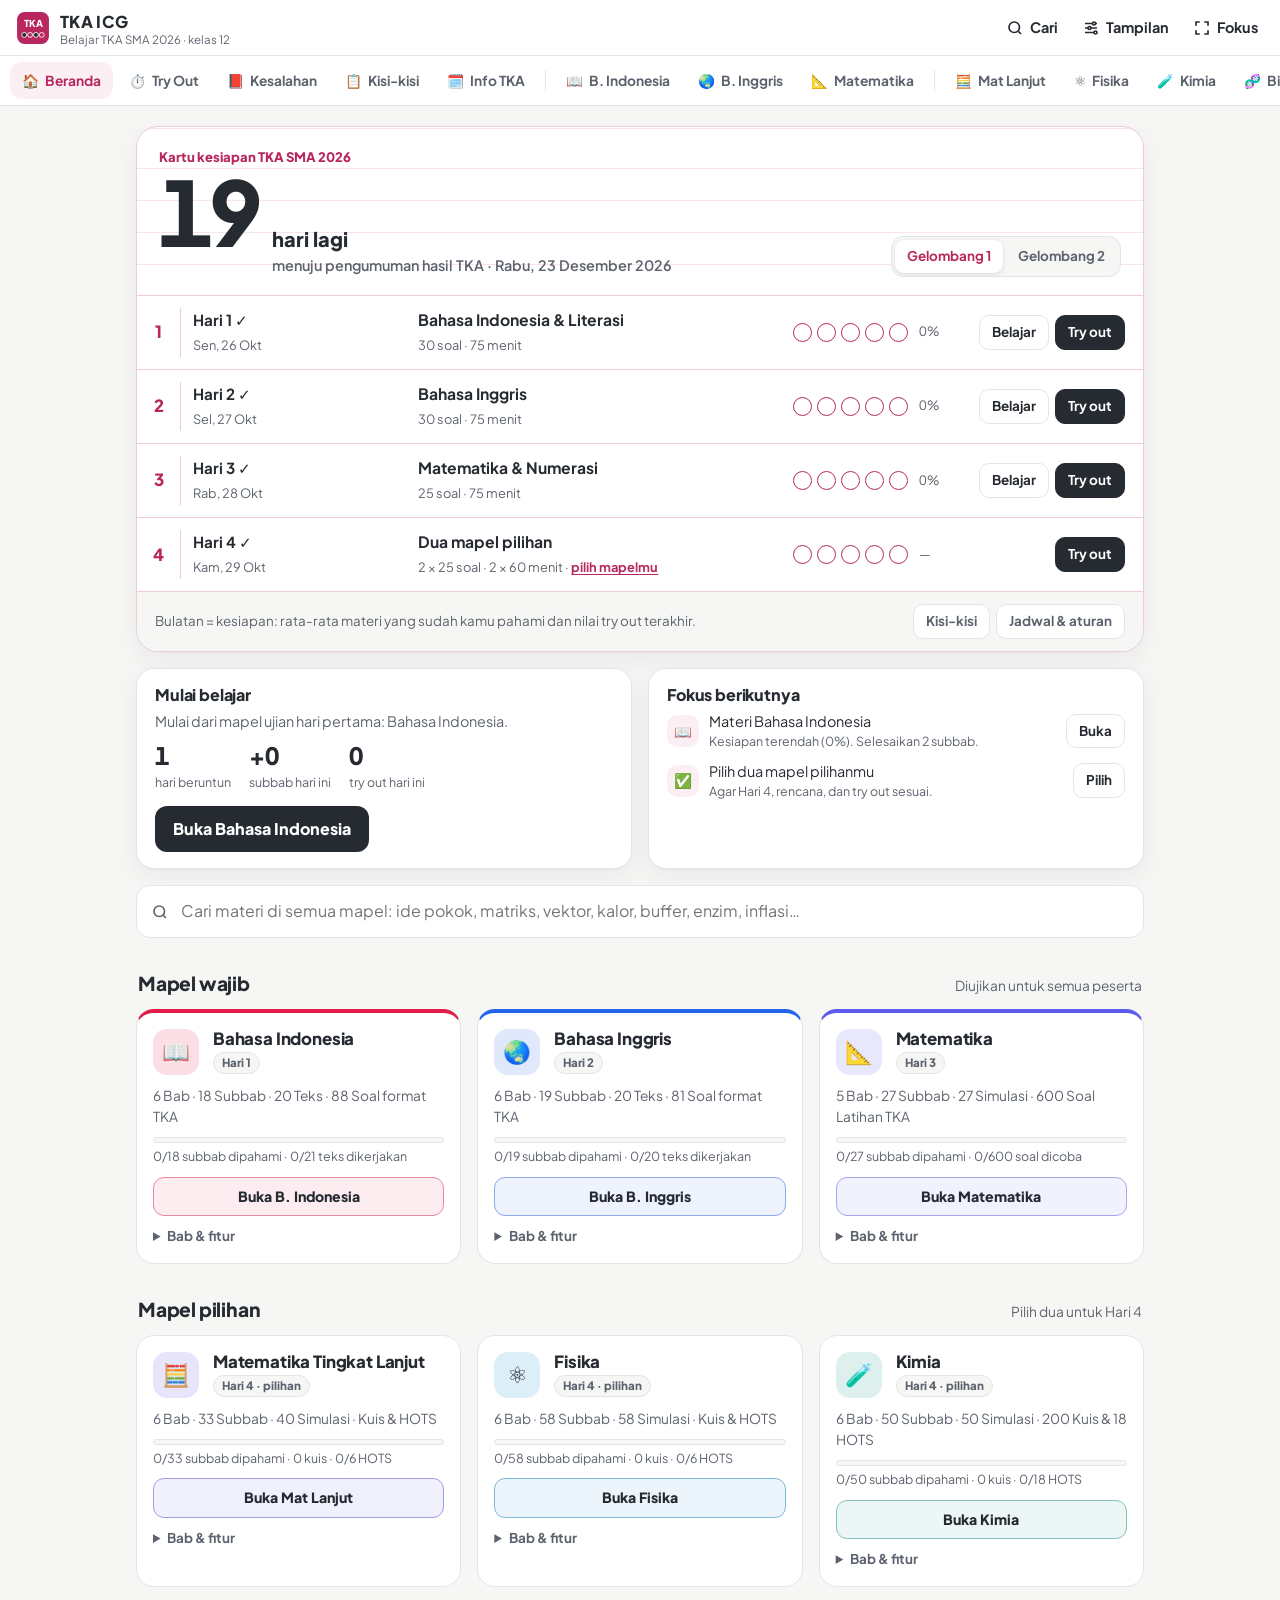
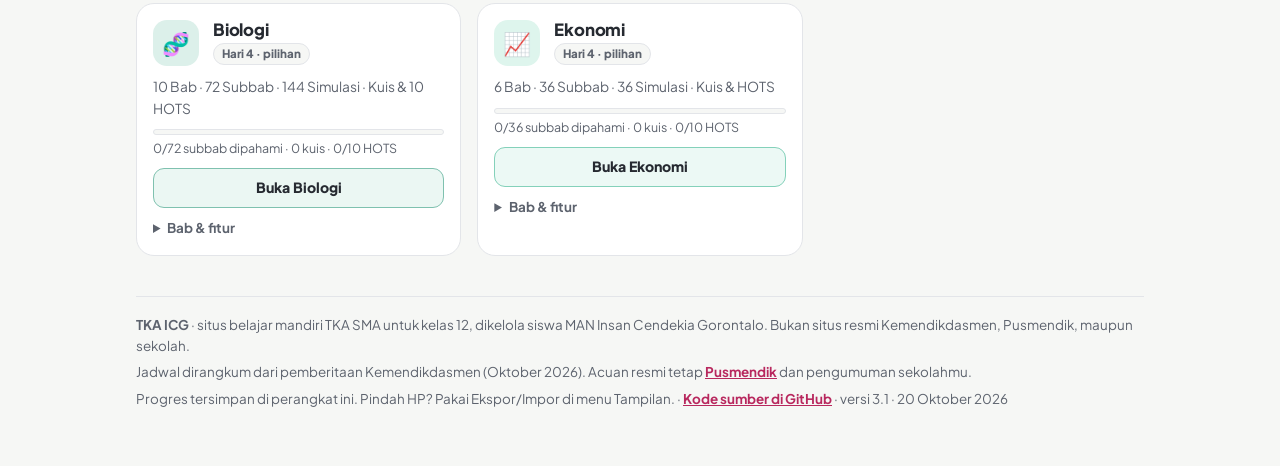
<file: index.html>
<!DOCTYPE html>
<html lang="id" data-skin="terang" data-nav="top" data-fs="m">
<head>
<meta charset="utf-8">
<meta name="viewport" content="width=device-width, initial-scale=1, viewport-fit=cover">
<title>TKA ICG — Belajar TKA SMA 2026 Kelas 12</title>
<meta name="description" content="Situs belajar TKA SMA 2026 untuk kelas 12: materi interaktif 8 mapel (Bahasa Indonesia, Bahasa Inggris, Matematika, Matematika Lanjut, Fisika, Kimia, Biologi, Ekonomi), lebih dari 1.500 soal, dan try out format resmi per hari ujian.">
<meta name="theme-color" content="#ffffff">
<meta property="og:title" content="TKA ICG — Belajar TKA SMA 2026 Kelas 12">
<meta property="og:description" content="Materi interaktif 8 mapel, bank soal, dan try out format TKA per hari ujian. Bisa dipakai offline.">
<meta property="og:type" content="website">
<meta property="og:image" content="assets/icons/icon-512.png">
<link rel="manifest" href="manifest.webmanifest">
<link rel="icon" href="assets/icons/icon.svg" type="image/svg+xml">
<link rel="icon" href="assets/icons/favicon-32.png" sizes="32x32" type="image/png">
<link rel="apple-touch-icon" href="assets/icons/apple-touch-icon.png">
<meta name="apple-mobile-web-app-capable" content="yes">
<meta name="apple-mobile-web-app-title" content="TKA ICG">
<link rel="preconnect" href="https://fonts.googleapis.com">
<link rel="preconnect" href="https://fonts.gstatic.com" crossorigin>
<link href="https://fonts.googleapis.com/css2?family=Plus+Jakarta+Sans:wght@400;500;700;800&display=swap" rel="stylesheet">
<link rel="stylesheet" href="assets/portal.css">
<script>try{var s=JSON.parse(localStorage.getItem('tka-icg-portal-state-v2')||'{}'),k=s.skin||'auto';if(k==='auto')k=matchMedia('(prefers-color-scheme: dark)').matches?'gelap':'terang';document.documentElement.dataset.skin=k;if(s.nav)document.documentElement.dataset.nav=s.nav;if(s.fs)document.documentElement.dataset.fs=s.fs}catch(e){}</script>
</head>
<body>
<a class="sr" href="#view">Lewati ke konten</a>
<header class="bar" id="bar">
  <button class="brand" id="btnHome" aria-label="TKA ICG, ke beranda">
    <svg width="34" height="34" viewBox="0 0 64 64" aria-hidden="true"><rect x="2" y="2" width="60" height="60" rx="14" fill="var(--rose)"/><text x="32" y="31" text-anchor="middle" font-family="inherit" font-weight="800" font-size="18" fill="#fff">TKA</text><g stroke="#fff" stroke-width="1.6"><circle cx="15.5" cy="45" r="4.6" fill="#262a31"/><circle cx="26.5" cy="45" r="4.6" fill="var(--rose)"/><circle cx="37.5" cy="45" r="4.6" fill="#262a31"/><circle cx="48.5" cy="45" r="4.6" fill="var(--rose)"/></g></svg>
    <span><b>TKA ICG</b><small>Belajar TKA SMA 2026 · kelas 12</small></span>
  </button>
  <div class="grow"></div>
  <button class="ib" id="btnSearch" aria-label="Cari materi"><svg width="18" height="18" viewBox="0 0 24 24" fill="none" stroke="currentColor" stroke-width="2.2" aria-hidden="true"><circle cx="11" cy="11" r="7"/><path d="m20 20-3.5-3.5"/></svg><span class="t">Cari</span></button>
  <button class="ib" id="btnSet" aria-label="Tampilan dan data"><svg width="18" height="18" viewBox="0 0 24 24" fill="none" stroke="currentColor" stroke-width="2.2" aria-hidden="true"><path d="M4 6h10M18 6h2M4 12h4M12 12h8M4 18h12M20 18h0"/><circle cx="16" cy="6" r="2"/><circle cx="10" cy="12" r="2"/><circle cx="18" cy="18" r="2"/></svg><span class="t">Tampilan</span></button>
  <button class="ib" id="btnFull" aria-label="Mode fokus layar penuh"><svg width="18" height="18" viewBox="0 0 24 24" fill="none" stroke="currentColor" stroke-width="2.2" aria-hidden="true"><path d="M4 9V4h5M20 9V4h-5M4 15v5h5M20 15v5h-5"/></svg><span class="t">Fokus</span></button>
</header>
<nav id="nav" aria-label="Menu utama dan mata pelajaran"></nav>
<main id="view" class="page" tabindex="-1"><div class="in"><p>Memuat…</p></div></main>
<section id="stage" aria-label="Aplikasi mata pelajaran" style="position:relative"><div class="loading" id="loading"></div></section>
<button class="restore" id="btnRestore">🧭 Tampilkan menu</button>
<div class="sheet" id="sheet"><div class="dlg" id="dlg" role="dialog" aria-modal="true" aria-labelledby="dlgT"></div></div>
<div class="toast" id="toast" role="status" aria-live="polite"></div>
<noscript><p style="padding:20px">Aktifkan JavaScript untuk memakai TKA ICG.</p></noscript>
<script src="assets/catalog.js"></script>
<script src="assets/kisi.js"></script>
<script src="assets/portal.js"></script>
</body>
</html>
</file>
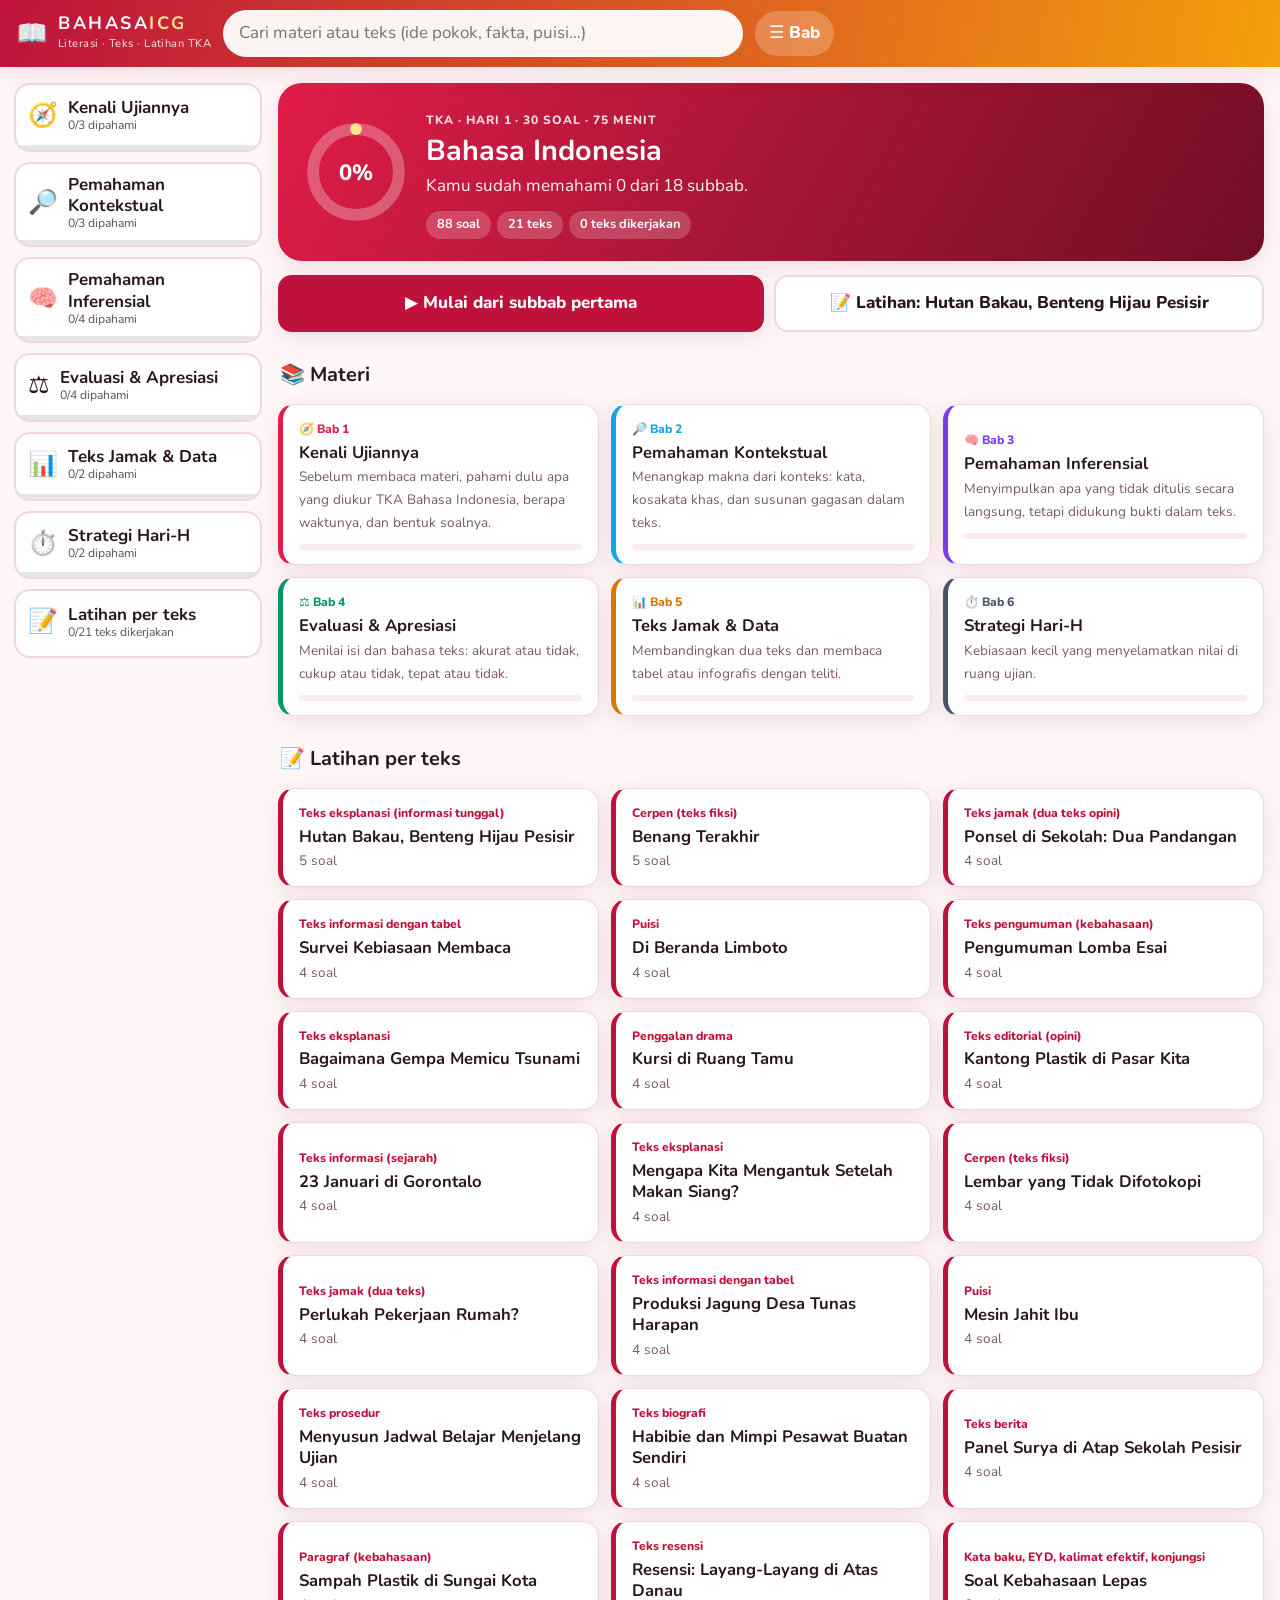
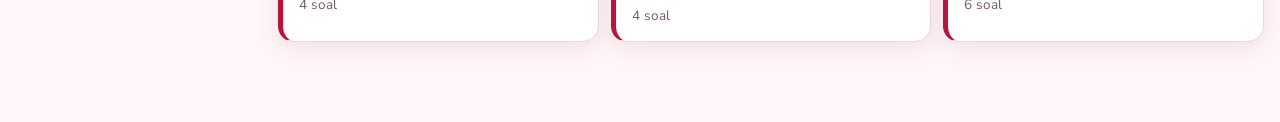
<file: apps/bindo.html>
<!DOCTYPE html>
<html lang="id">
<head>
<meta charset="utf-8">
<meta name="viewport" content="width=device-width, initial-scale=1, viewport-fit=cover">
<title>BAHASAICG – Belajar Bahasa Indonesia TKA (Literasi)</title>
<link rel="preconnect" href="https://fonts.googleapis.com"><link href="https://fonts.googleapis.com/css2?family=Nunito:wght@400;600;800&display=swap" rel="stylesheet">
<link rel="stylesheet" href="literasi.css">
</head>
<body data-mod="bindo">
<header class="top"><button class="brand" id="brand" title="Beranda modul"><span class="lg">📖</span><span><b>BAHASA<em>ICG</em></b><small>Literasi · Teks · Latihan TKA</small></span></button><input id="q" type="search" placeholder="Cari materi atau teks (ide pokok, fakta, puisi…)" aria-label="Cari"><button class="tb2" id="menuBtn">☰ Bab</button></header>
<div class="app"><aside id="side" aria-label="Daftar bab"></aside><main id="m"><div class="empty">Memuat…</div></main></div>
<div id="menu"></div>
<script src="../data/bindo.js"></script>
<script src="literasi.js"></script>
</body>
</html>
</file>
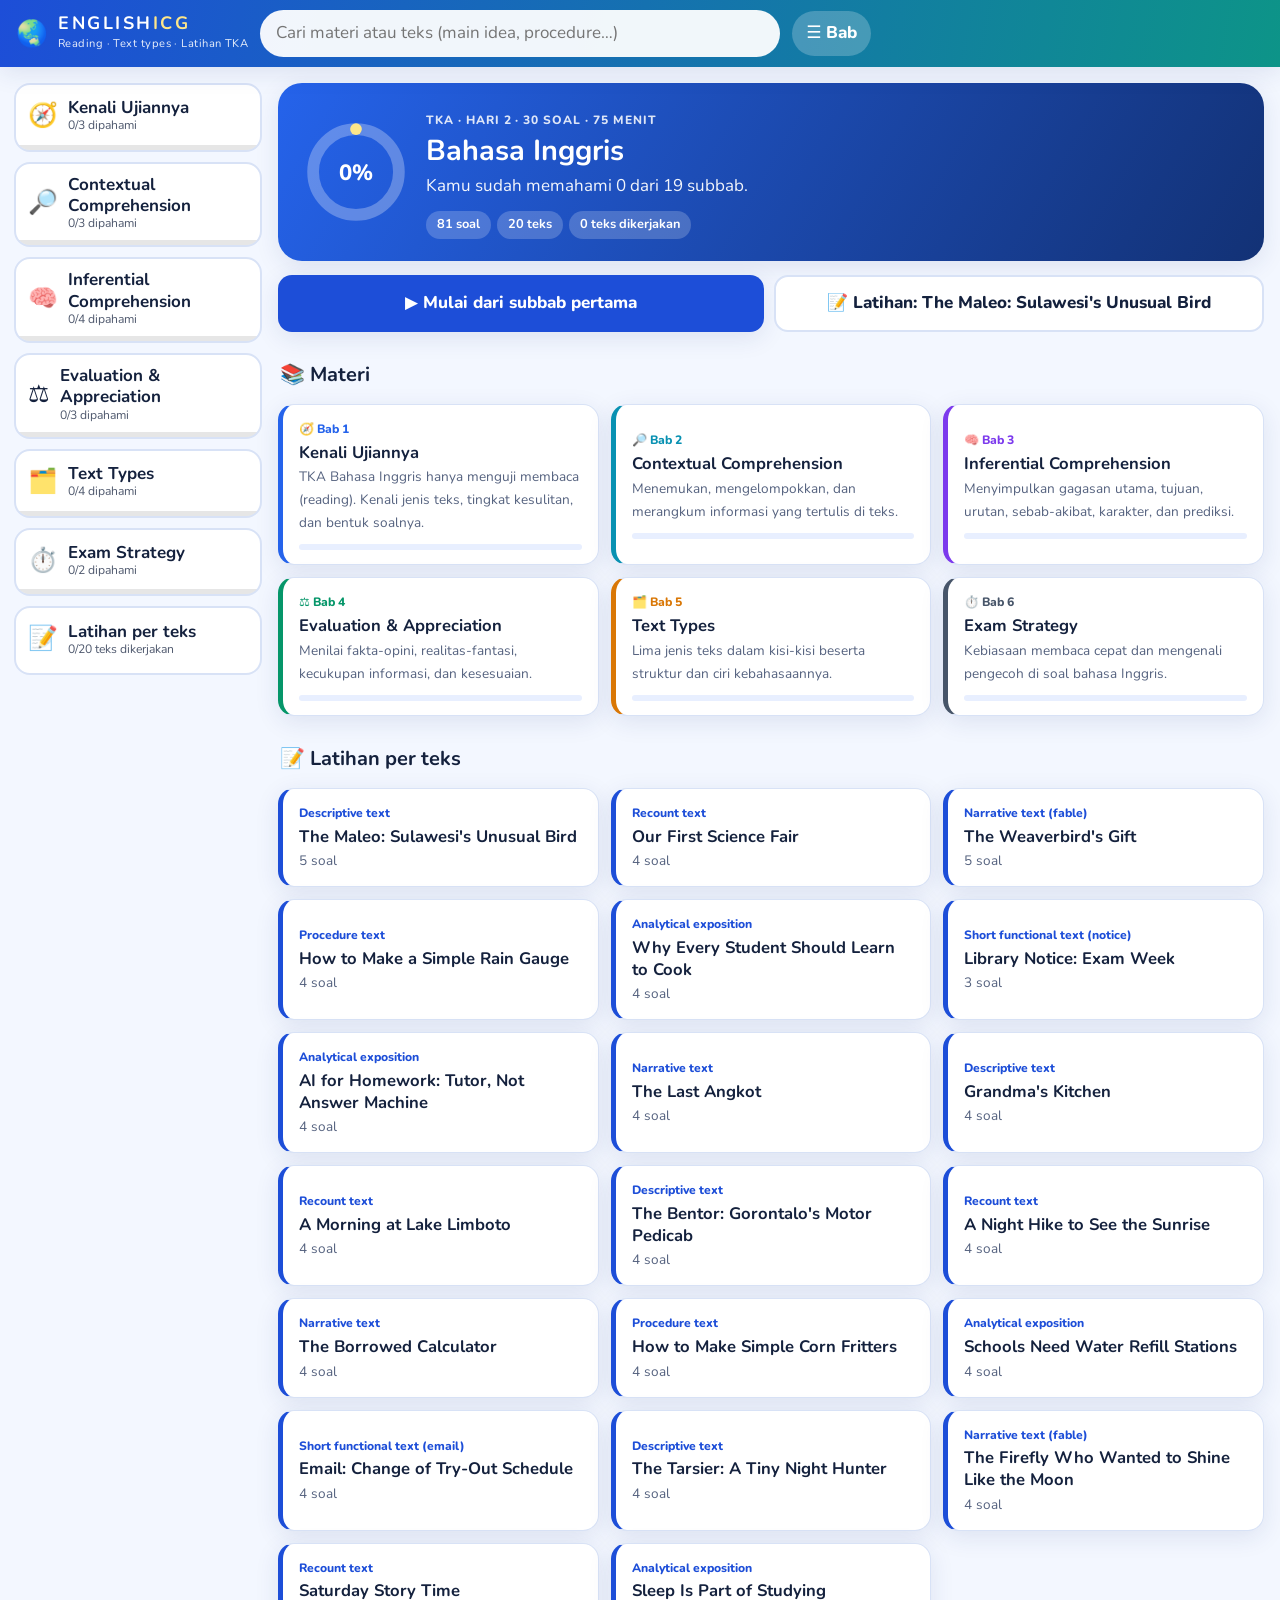
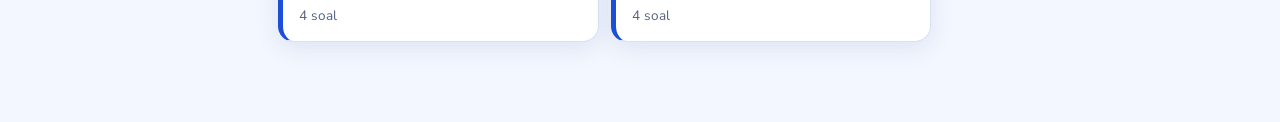
<file: apps/bing.html>
<!DOCTYPE html>
<html lang="id">
<head>
<meta charset="utf-8">
<meta name="viewport" content="width=device-width, initial-scale=1, viewport-fit=cover">
<title>ENGLISHICG – Belajar Bahasa Inggris TKA (Reading)</title>
<link rel="preconnect" href="https://fonts.googleapis.com"><link href="https://fonts.googleapis.com/css2?family=Nunito:wght@400;600;800&display=swap" rel="stylesheet">
<link rel="stylesheet" href="literasi.css">
</head>
<body data-mod="bing">
<header class="top"><button class="brand" id="brand" title="Beranda modul"><span class="lg">🌏</span><span><b>ENGLISH<em>ICG</em></b><small>Reading · Text types · Latihan TKA</small></span></button><input id="q" type="search" placeholder="Cari materi atau teks (main idea, procedure…)" aria-label="Cari"><button class="tb2" id="menuBtn">☰ Bab</button></header>
<div class="app"><aside id="side" aria-label="Daftar bab"></aside><main id="m"><div class="empty">Memuat…</div></main></div>
<div id="menu"></div>
<script src="../data/bing.js"></script>
<script src="literasi.js"></script>
</body>
</html>
</file>
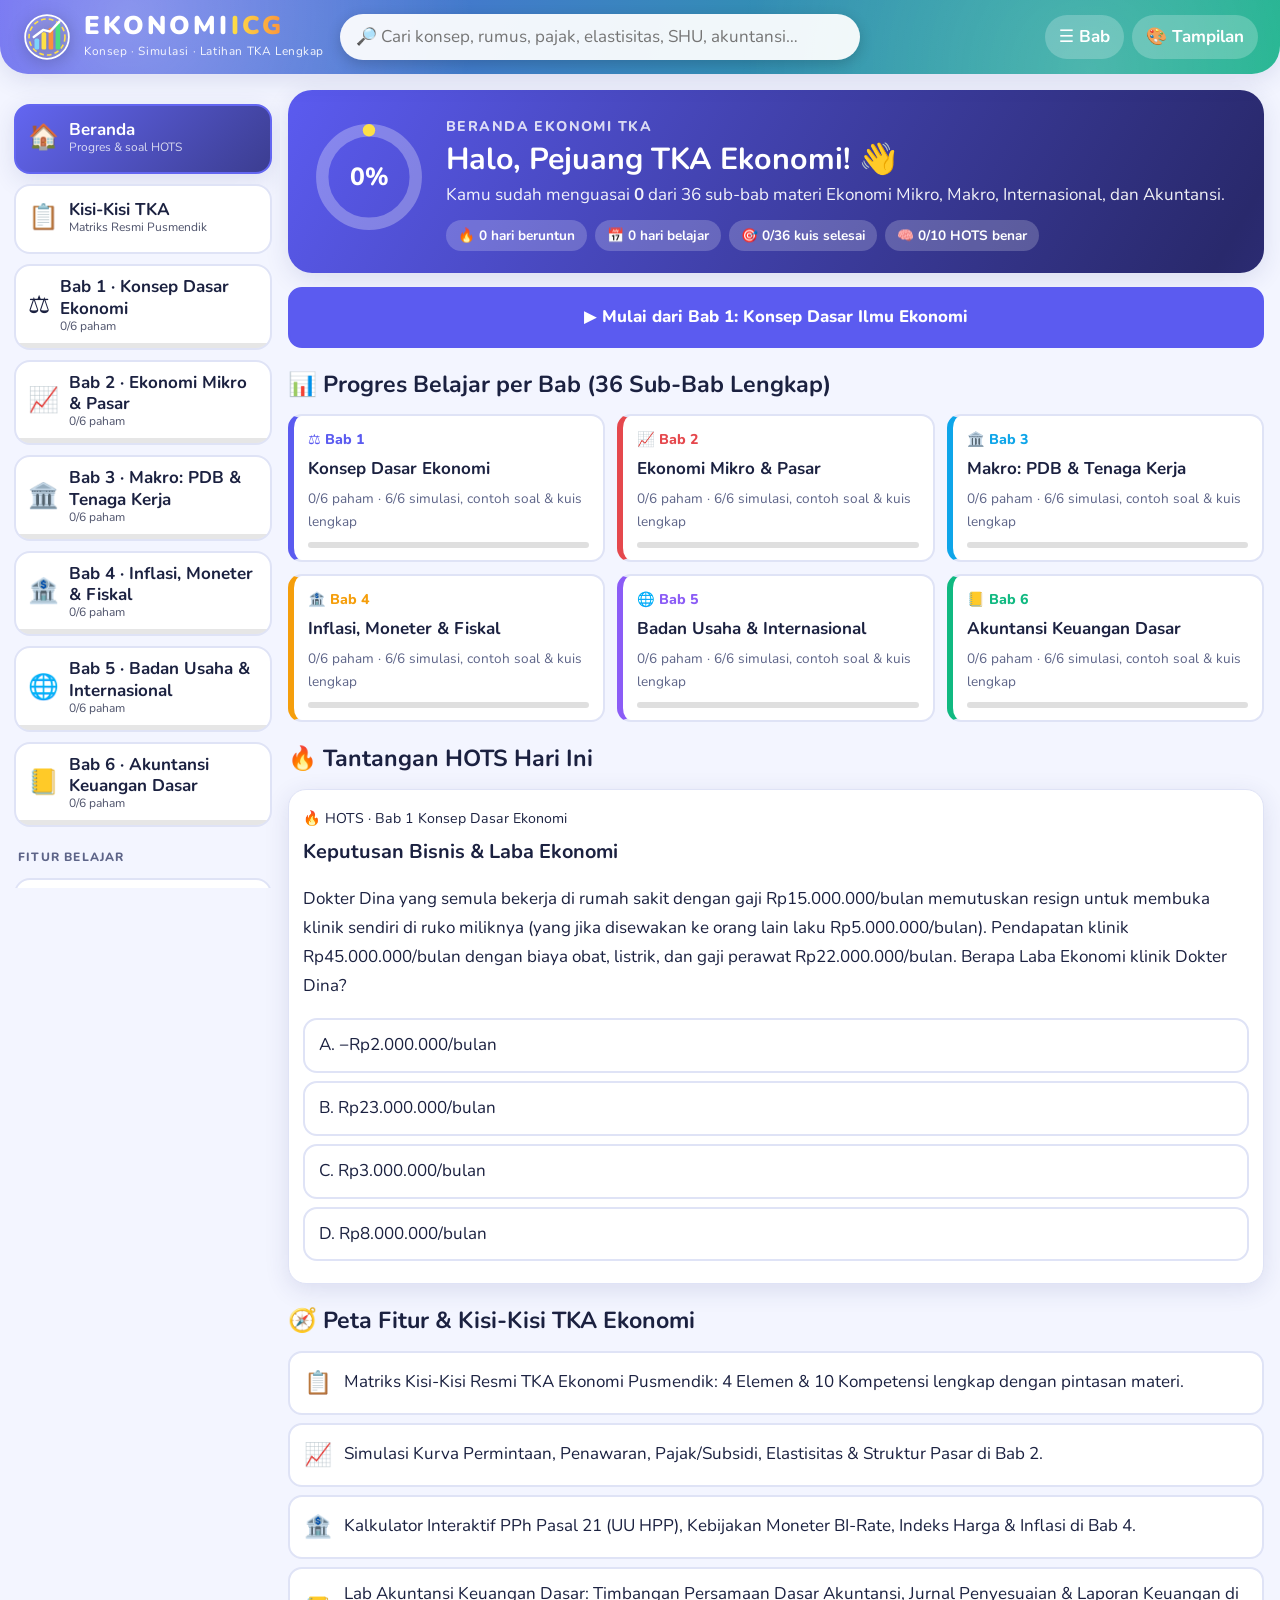
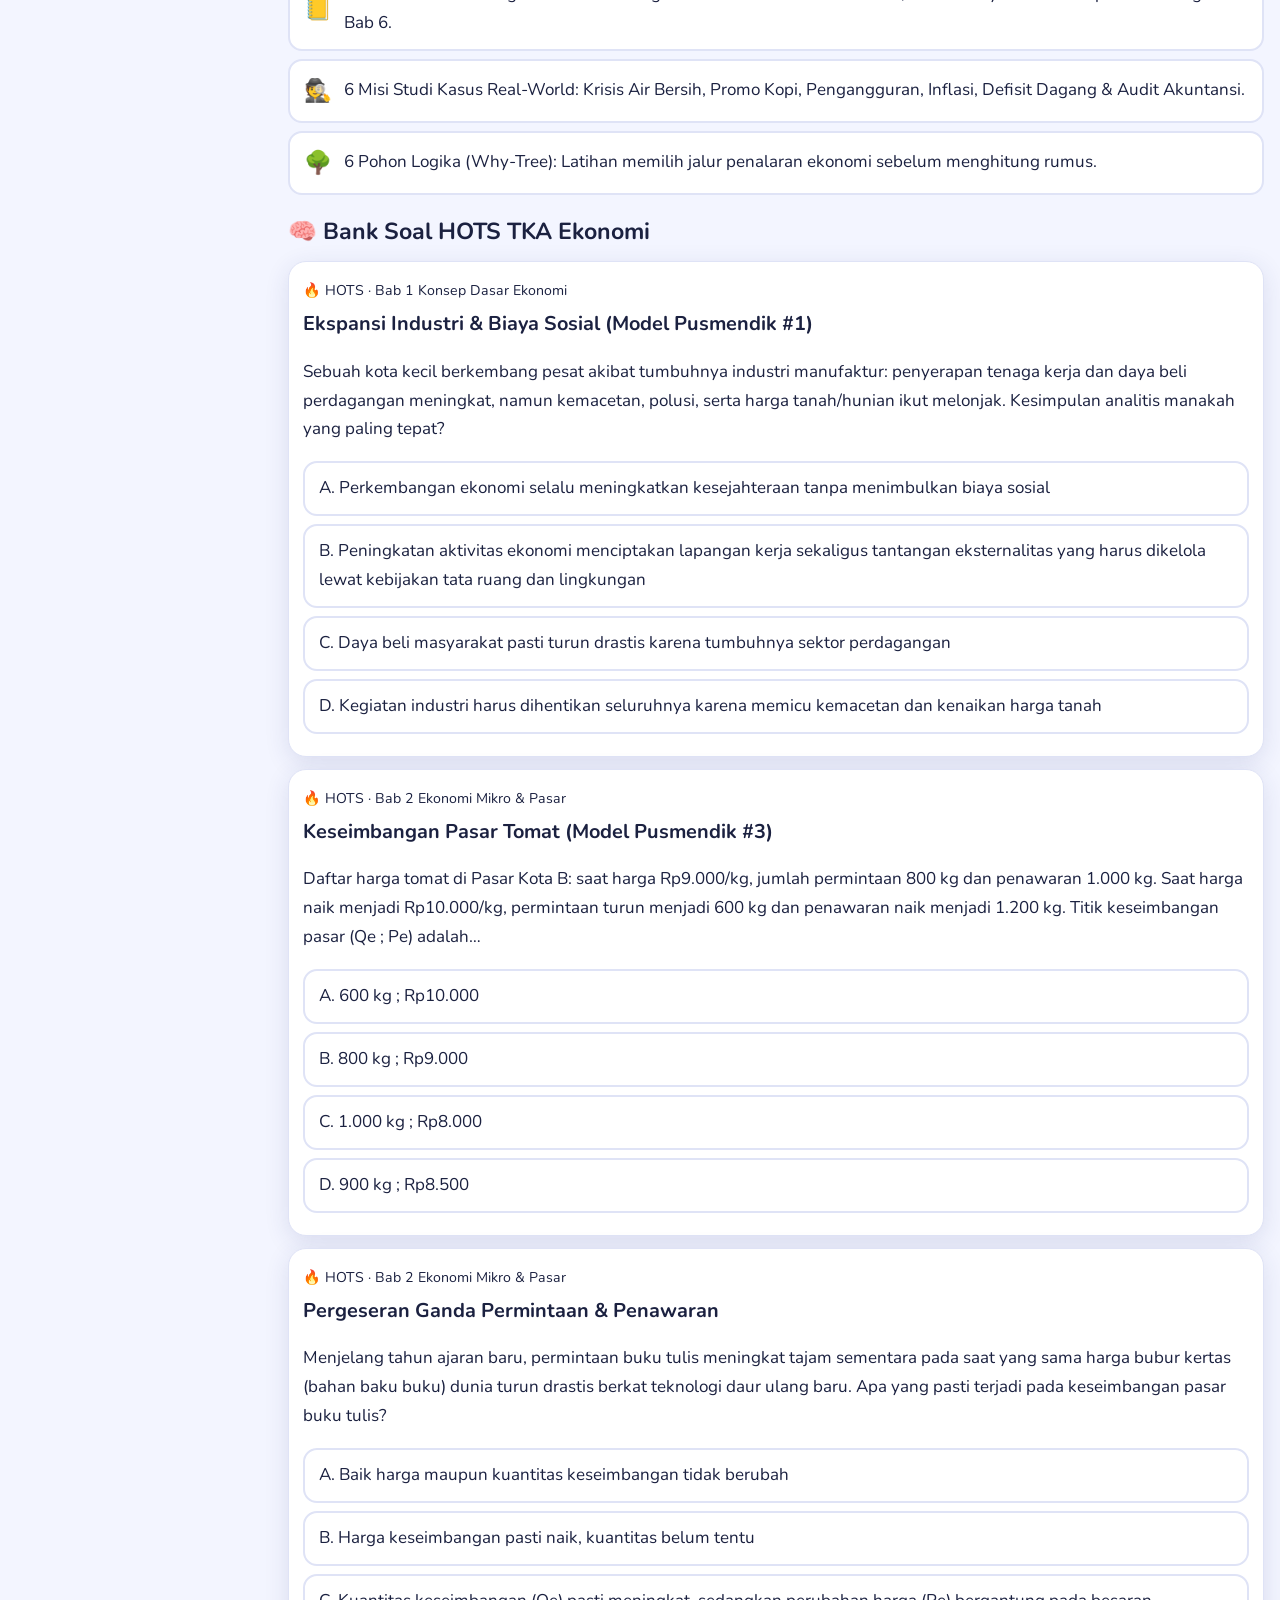
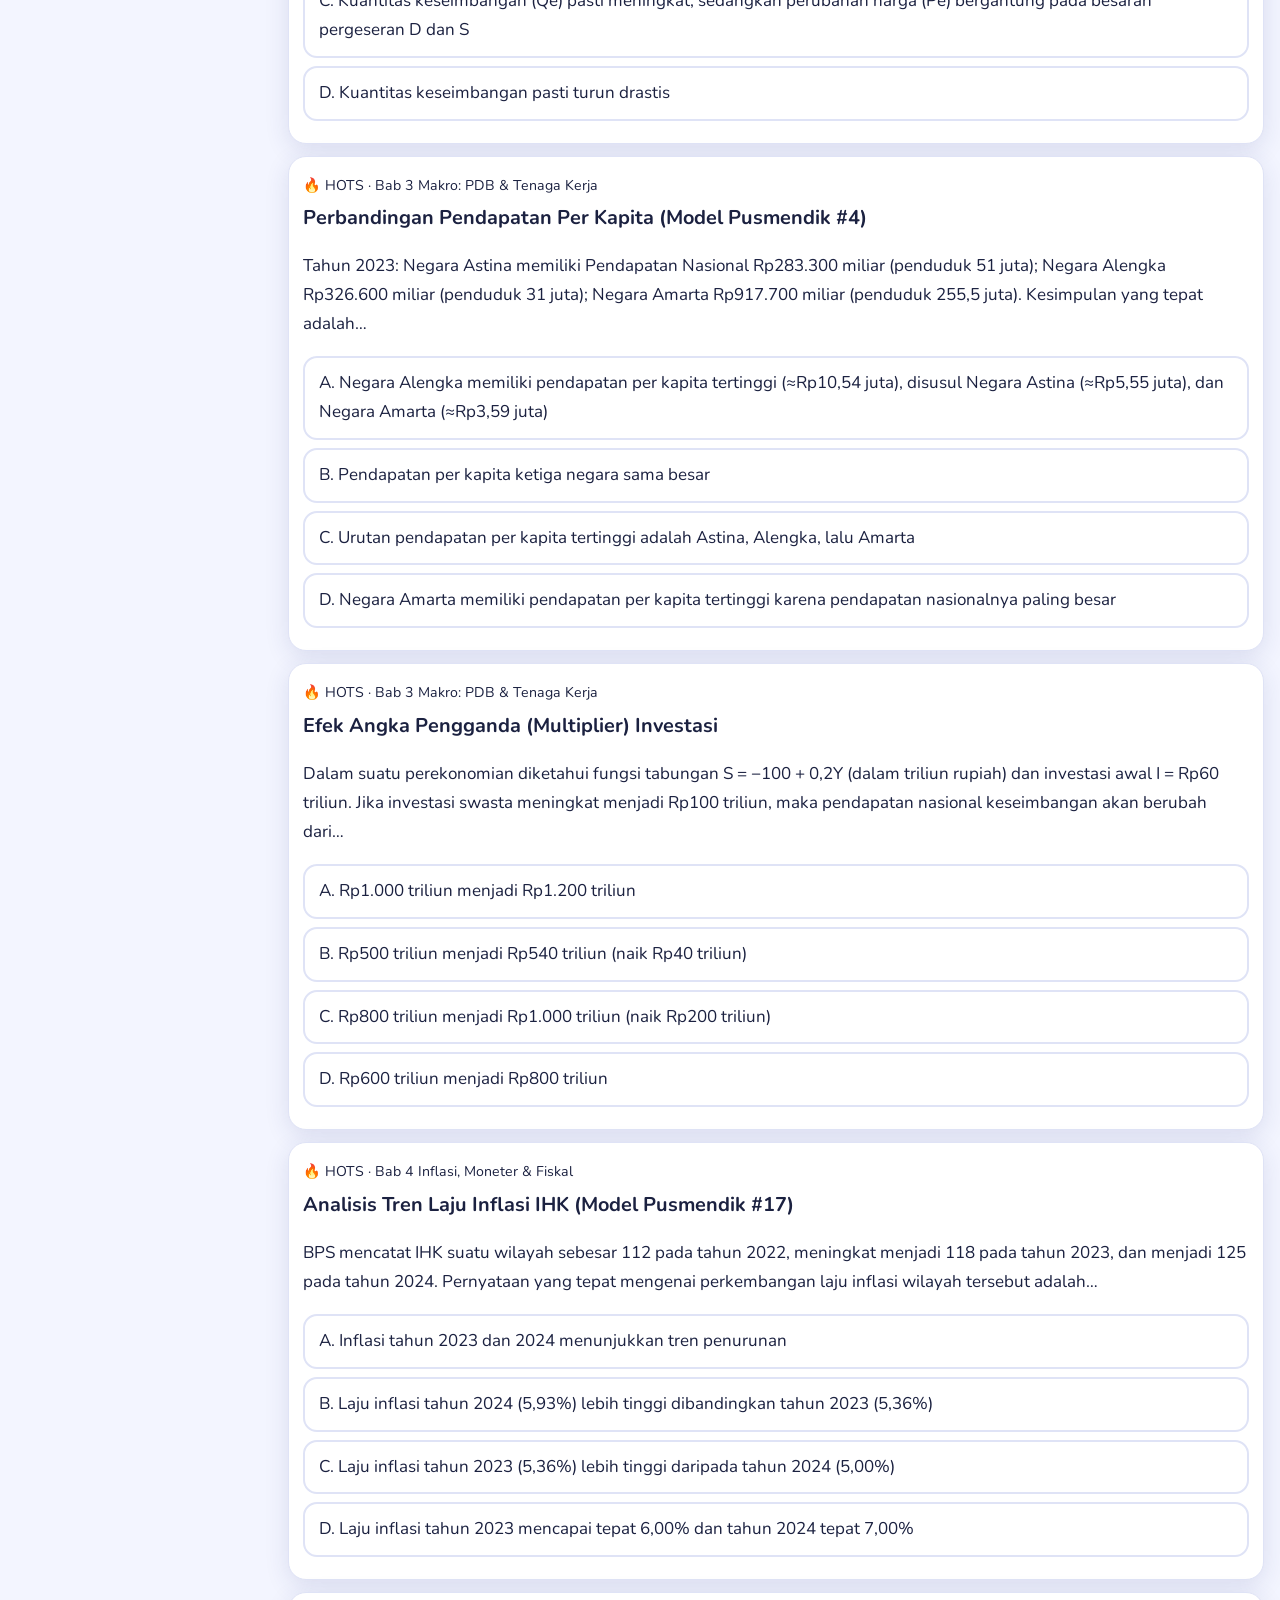
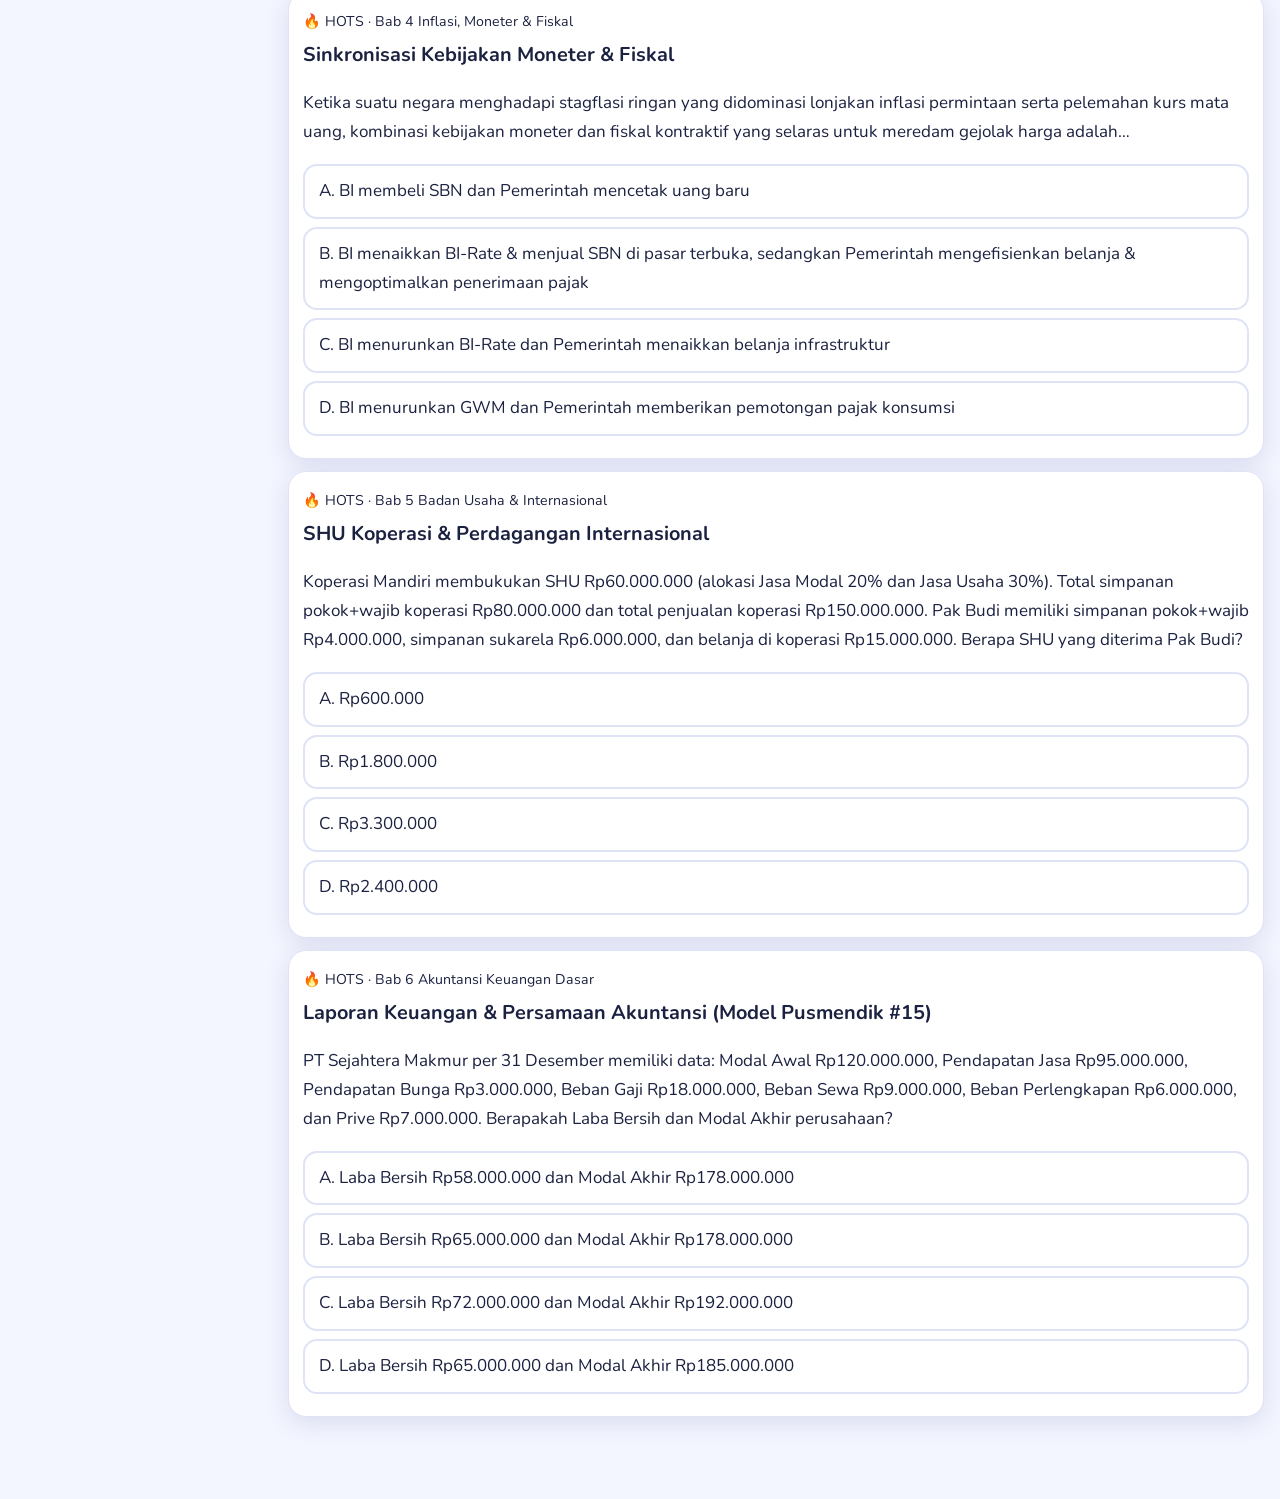
<file: apps/ekonomi.html>
<!DOCTYPE html><html lang="id"><head><meta charset="utf-8">
<meta name="viewport" content="width=device-width, initial-scale=1, viewport-fit=cover">
<link rel="preconnect" href="https://fonts.googleapis.com"><link href="https://fonts.googleapis.com/css2?family=Nunito:wght@400;600;800&family=STIX+Two+Text:ital,wght@0,500;0,700;1,500&display=swap" rel="stylesheet">
<script>/*tka-balance-v1*/
function __tkaBalance(htKey){
 var h=function(s){var x=2166136261;s=String(s);for(var i=0;i<s.length;i++){x^=s.charCodeAt(i);x=Math.imul(x,16777619)}return x>>>0};
 var rng=function(a){return function(){a|=0;a=a+0x6D2B79F5|0;var t=Math.imul(a^a>>>15,1|a);t=t+Math.imul(t^t>>>7,61|t)^t;return((t^t>>>14)>>>0)/4294967296}};
 var perm=function(n,seed){var r=rng(seed),p=[];for(var i=0;i<n;i++)p.push(i);for(var i=n-1;i>0;i--){var j=Math.floor(r()*(i+1)),t=p[i];p[i]=p[j];p[j]=t}return p};
 try{Object.keys(EX).forEach(function(k){(EX[k].z||[]).forEach(function(q){var p=perm(q[1].length,h(q[0]));q[1]=p.map(function(i){return q[1][i]});q[2]=p.indexOf(q[2])})})}catch(e){}
 try{var mig=false;try{mig=localStorage.getItem(htKey+'_v2')!=='1'}catch(e){}
  HT.forEach(function(t){var p=perm(t.o.length,h(t.q));t.o=p.map(function(i){return t.o[i]});t.a=p.indexOf(t.a);
   if(mig&&HTD&&HTD[t.id]&&HTD[t.id].k!=null)HTD[t.id].k=p.indexOf(HTD[t.id].k)});
  if(mig){try{localStorage.setItem(htKey,JSON.stringify(HTD));localStorage.setItem(htKey+'_v2','1')}catch(e){}}
 }catch(e){}
}
</script>
<title>EKONOMIICG – Belajar Ekonomi TKA Interaktif Lengkap</title>
<style>
:root{--bg:#f3f5ff;--card:#fff;--tx:#1b2140;--mu:#5d6488;--bd:#dfe3f6;--fb:#eef0ff;--g1:#5b5bf0;--g2:#10b981;--sh:0 6px 24px rgba(40,50,120,.12);box-sizing:border-box;padding-top:env(safe-area-inset-top,0px);padding-bottom:env(safe-area-inset-bottom,0px)}
@media(prefers-color-scheme:dark){:root:not([data-theme="light"]){--bg:#0e1121;--card:#191d37;--tx:#eef0ff;--mu:#a6acd0;--bd:#2a3058;--fb:#232950;--g1:#4338ca;--g2:#0f766e;--sh:0 6px 24px rgba(0,0,0,.4)}}
:root[data-theme="dark"]{--bg:#0e1121;--card:#191d37;--tx:#eef0ff;--mu:#a6acd0;--bd:#2a3058;--fb:#232950;--g1:#4338ca;--g2:#0f766e;--sh:0 6px 24px rgba(0,0,0,.4)}
:root[data-skin=terang]{--bg:#f3f5ff;--card:#fff;--tx:#1b2140;--mu:#5d6488;--bd:#dfe3f6;--fb:#eef0ff;--g1:#5b5bf0;--g2:#10b981;--sh:0 6px 24px rgba(40,50,120,.12)}
:root[data-skin=gelap]{--bg:#0e1121;--card:#191d37;--tx:#eef0ff;--mu:#a6acd0;--bd:#2a3058;--fb:#232950;--g1:#4338ca;--g2:#0f766e;--sh:0 6px 24px rgba(0,0,0,.4)}
:root[data-skin=laut]{--bg:#e4f6fa;--card:#fff;--tx:#0b2f3a;--mu:#47707c;--bd:#bfe3ec;--fb:#d6f0f6;--g1:#0891b2;--g2:#2563eb;--sh:0 6px 24px rgba(8,100,140,.14)}
:root[data-skin=hutan]{--bg:#edf6ec;--card:#fbfffa;--tx:#16301c;--mu:#4d6f55;--bd:#cde3cf;--fb:#e0efe1;--g1:#15803d;--g2:#65a30d;--sh:0 6px 24px rgba(30,90,40,.14)}
:root[data-skin=senja]{--bg:#fff3e8;--card:#fffaf5;--tx:#3a1f14;--mu:#8a5a44;--bd:#f3d3bb;--fb:#fde5d1;--g1:#ea580c;--g2:#db2777;--sh:0 6px 24px rgba(160,70,20,.15)}
:root[data-skin=neon]{--bg:#0a0615;--card:#150d2b;--tx:#f3eaff;--mu:#b69be6;--bd:#3a2670;--fb:#1e1240;--g1:#7c3aed;--g2:#06b6d4;--sh:0 0 28px rgba(124,58,237,.35)}
:root[data-skin=neon] .card,:root[data-skin=neon] .fm,:root[data-skin=neon] .ch{box-shadow:0 0 0 1px var(--bd),0 0 16px rgba(168,85,247,.2)}
html{scroll-padding-top:calc(env(safe-area-inset-top,0px) + 70px)}*{box-sizing:border-box}
body{margin:0;background:var(--bg);color:var(--tx);font:17px/1.7 "Nunito",system-ui,-apple-system,"Segoe UI",sans-serif;transition:background .3s,color .3s}
.top{position:sticky;top:env(safe-area-inset-top,0px);z-index:30;display:grid!important;grid-template-columns:auto 1fr auto;grid-template-areas:"b s a";gap:16px;align-items:center;padding:12px 22px;border-radius:0 0 28px 28px;background:linear-gradient(110deg,var(--g1),var(--g2),var(--g1));background-size:220% 100%;animation:sh 14s linear infinite;color:#fff;box-shadow:var(--sh)}
.top::before{content:"";position:absolute;inset:0;border-radius:inherit;background:radial-gradient(circle at 10% 20%,rgba(255,255,255,.32),transparent 30%),radial-gradient(circle at 85% 95%,rgba(255,255,255,.2),transparent 32%);pointer-events:none}
.brand{grid-area:b;display:flex;gap:12px;align-items:center;position:relative;font-size:1.15rem;white-space:nowrap}
.atom{width:50px;height:50px;filter:drop-shadow(0 3px 8px rgba(0,0,0,.35))}
.orb{transform-origin:32px 32px;animation:spin 12s linear infinite}@keyframes spin{to{transform:rotate(360deg)}}
.bt b{display:block;font-size:1.6rem;letter-spacing:.12em;font-weight:900;line-height:1}.bt b span{background:linear-gradient(90deg,#fde047,#fb923c);-webkit-background-clip:text;background-clip:text;color:transparent}.bt small{display:block;opacity:.92;font-size:.74rem;letter-spacing:.05em;margin-top:3px}
.sb2{grid-area:s;position:relative;max-width:520px}
#q{width:100%;min-width:0;padding:9px 16px;border-radius:999px;border:0;font:inherit;background:rgba(255,255,255,.93);color:#1b2140;box-shadow:0 4px 14px rgba(0,0,0,.18)}
.act{grid-area:a;display:flex;gap:8px;position:relative;align-items:center}
.thw{position:relative}.thw>button,.mnb{border:0;border-radius:999px;padding:8px 14px;font:inherit;font-weight:700;cursor:pointer;background:rgba(255,255,255,.22);color:#fff;white-space:nowrap}
#thp{display:none;position:absolute;right:0;top:46px;background:var(--card);color:var(--tx);border:1px solid var(--bd);border-radius:16px;padding:8px;box-shadow:var(--sh);width:240px}#thp.open{display:grid;gap:3px}
#thp button{display:flex;gap:10px;align-items:center;border:0;background:transparent;color:inherit;font:inherit;padding:8px 10px;border-radius:10px;cursor:pointer;text-align:left}#thp button:hover,#thp button.on{background:var(--fb);font-weight:800}
.app{display:grid;grid-template-columns:280px minmax(0,1fr);max-width:1320px;margin:auto}
#side{position:sticky;top:calc(env(safe-area-inset-top,0px) + 88px)!important;align-self:start;max-height:calc(100vh - 100px)!important;overflow:auto;padding:16px 8px 16px 14px;display:grid;gap:10px}
.ch{position:relative;display:flex;gap:10px;align-items:center;text-align:left;border:2px solid var(--bd);background:var(--card);color:var(--tx);border-radius:16px;padding:10px 12px 14px;font:inherit;cursor:pointer;transition:.2s;overflow:hidden}
.ch:hover{transform:translateX(4px);border-color:var(--c)}.ch.on{background:linear-gradient(135deg,var(--c),color-mix(in srgb,var(--c) 60%,#000));color:#fff;border-color:var(--c);box-shadow:var(--sh)}
.ch .em{font-size:1.55rem}.ch .tx{display:grid;line-height:1.25}.ch small{opacity:.78;font-size:.75rem}.ch .bar{position:absolute;left:0;right:0;bottom:0;height:5px;background:rgba(128,128,128,.2)}.ch .bar u{display:block;height:100%;background:var(--c);transition:width .4s}.ch.on .bar u{background:#fff}
main{padding:16px 16px 70px 8px;min-width:0}
@media(max-width:860px){.top{position:relative!important;grid-template-columns:1fr auto;grid-template-areas:"b a" "s s";gap:10px;padding:12px 14px;border-radius:0 0 24px 24px}.bt small{display:none}.bt b{font-size:1.25rem}.atom{width:40px;height:40px}.sb2{max-width:none}.app{grid-template-columns:1fr}#side{position:sticky;top:env(safe-area-inset-top,0px)!important;z-index:20;display:flex;overflow-x:auto;max-height:none!important;padding:8px 12px;background:var(--bg)}.ch{min-width:164px;flex:none;padding:8px 10px 12px}.ch small{display:none}main{padding:8px 12px 60px}.hero{padding:16px!important}.hemo{font-size:2.4rem!important}.hero h1{font-size:1.4rem!important}}
.hero{display:flex;gap:18px;align-items:center;padding:22px 26px;border-radius:24px;color:#fff;background:linear-gradient(120deg,var(--c),color-mix(in srgb,var(--c) 45%,#000),var(--c));background-size:200% 100%;animation:sh 10s linear infinite;box-shadow:var(--sh)}
@keyframes sh{to{background-position:200% 0}}.hemo{font-size:3.6rem;animation:fl 3s ease-in-out infinite}@keyframes fl{50%{transform:translateY(-8px) rotate(6deg)}}
.hero h1{margin:0;font-size:1.9rem;line-height:1.2}.hero p{margin:4px 0 0;opacity:.93}.hero small{opacity:.8;letter-spacing:.1em;font-weight:800}
.snav{display:flex;gap:8px;overflow-x:auto;padding:14px 2px 8px}
.sn{flex:none;display:flex;gap:8px;align-items:center;border:2px solid var(--bd);background:var(--card);color:var(--tx);border-radius:14px;padding:7px 12px;font:inherit;cursor:pointer;max-width:265px;transition:.2s}.sn b{color:var(--c)}.sn span{white-space:nowrap;overflow:hidden;text-overflow:ellipsis;font-size:.88rem}.sn:hover{transform:translateY(-2px)}.sn.on{background:var(--c);border-color:var(--c);color:#fff}.sn.on b,.sn.on em{color:#fff}.sn em{font-style:normal;color:#10b981}
.sbx{margin-top:10px}.fade{animation:fd .45s ease}@keyframes fd{from{opacity:0;transform:translateY(14px)}}
.st{display:flex;gap:12px;align-items:center;margin:10px 0 14px;font-size:1.45rem;line-height:1.3}.st i{font-style:normal;font-size:1rem;background:var(--c);color:#fff;border-radius:12px;padding:2px 12px;white-space:nowrap}
.sbg{display:grid;grid-template-columns:minmax(0,1.05fr) minmax(0,1fr);gap:18px;align-items:start}@media(max-width:860px){.sbg{grid-template-columns:1fr}}
.rc{display:grid;gap:14px;position:sticky;top:96px}
.cb{padding:12px 16px;border-radius:14px;margin:0 0 12px;background:var(--fb);line-height:1.8}.cb>b{display:block;margin-bottom:3px;font-size:.95rem}
.cb.k{border-left:5px solid #5b5bf0}.cb.j{border-left:5px solid #e5484d;background:color-mix(in srgb,#e5484d 10%,var(--card))}.cb.l{border-left:5px solid #10b981;background:color-mix(in srgb,#10b981 10%,var(--card))}.cb.p{border-left:5px solid #f59e0b;background:color-mix(in srgb,#f59e0b 11%,var(--card))}
.done{width:100%;border:2px dashed var(--c);background:transparent;color:var(--tx);border-radius:14px;padding:10px;font:inherit;font-weight:800;cursor:pointer}.done.y{background:var(--c);color:#fff;border-style:solid}
.card{background:var(--card);border:1px solid var(--bd);border-radius:18px;padding:14px;box-shadow:var(--sh)}.vzh>b{display:block;margin-bottom:6px}
canvas{width:100%;height:285px;display:block;background:var(--fb);border-radius:12px}
.sl{display:grid;gap:2px;margin:8px 0 0;font-size:.9rem}.sl input{width:100%;accent-color:var(--c)}
.info{margin:10px 0 0;padding:10px 12px;border-radius:12px;background:var(--fb);font-weight:700;font-size:.92rem;line-height:1.5}
.fg{display:grid;grid-template-columns:repeat(auto-fill,minmax(275px,1fr));gap:12px}
.fm{padding:14px 16px;border-radius:16px;background:linear-gradient(135deg,color-mix(in srgb,var(--c) 15%,var(--card)),var(--card));border:1px solid color-mix(in srgb,var(--c) 45%,var(--bd));transition:.2s}.fm:hover{transform:translateY(-3px);box-shadow:var(--sh)}
.mf{display:block;font:600 1.25rem/1.5 "STIX Two Text","Cambria Math","Times New Roman",serif;overflow-wrap:anywhere}.mf i{font-style:italic}.mf sub,.mf sup{font-size:.65em;line-height:0}.fm small{display:block;color:var(--mu);margin-top:6px;font-size:.84rem;line-height:1.4}
.pn{display:flex;justify-content:space-between;gap:10px;margin-top:26px}.pn button{border:2px solid var(--bd);background:var(--card);color:var(--tx);border-radius:14px;padding:10px 16px;font:inherit;font-weight:700;cursor:pointer;max-width:48%;transition:.2s}.pn button:hover{border-color:var(--c);transform:translateY(-2px)}.pn .nx{background:var(--c);color:#fff;border-color:var(--c)}
.rg{display:grid;grid-template-columns:repeat(auto-fill,minmax(250px,1fr));gap:12px}.rc2{display:grid;gap:3px;text-align:left;border:2px solid var(--bd);border-left:6px solid var(--c);background:var(--card);color:var(--tx);border-radius:14px;padding:12px 14px;font:inherit;cursor:pointer;transition:.2s}.rc2:hover{transform:translateY(-3px);box-shadow:var(--sh)}.rc2 small{color:var(--c);font-weight:800}.rc2 span{color:var(--mu);font-size:.85rem}
.sdv{margin:10px 4px 0;font-size:.75rem;letter-spacing:.1em;text-transform:uppercase;color:var(--mu);font-weight:800;align-self:center;white-space:nowrap}
.qo{display:block;width:100%;text-align:left;margin:8px 0;padding:11px 14px;border-radius:14px;border:2px solid var(--bd);background:var(--card);color:var(--tx);font:inherit;cursor:pointer;transition:.2s}.qo:hover:not(:disabled){border-color:var(--c);transform:translateX(4px)}.qo.ok{border-color:#10b981;background:color-mix(in srgb,#10b981 16%,var(--card))}.qo.no{border-color:#e5484d;background:color-mix(in srgb,#e5484d 14%,var(--card))}
.ex2{margin:6px 0 14px;padding:0 4px}.dt{background:var(--fb);border-radius:14px;padding:10px 16px;margin:10px 0}.dt summary{cursor:pointer;font-weight:800}.dt li{margin:6px 0}
.path{margin:10px 0}.pn2{padding:6px 10px;border-left:3px solid var(--c,#8b5cf6);margin-bottom:4px;background:var(--fb);border-radius:8px}.pn2 small{display:block;color:var(--mu)}
.frm{display:flex;gap:8px;flex-wrap:wrap;margin:8px 0}.frm select,.frm input,#fx,#ff{font:inherit;padding:8px 10px;border-radius:10px;border:2px solid var(--bd);background:var(--card);color:var(--tx);min-width:0}.frm input{flex:1}.frm button{border:2px solid var(--bd);background:var(--card);color:var(--tx);border-radius:10px;padding:8px 12px;font:inherit;cursor:pointer}#fx{width:100%;margin:8px 0}.rp{margin:8px 0 8px 14px;padding:8px 12px;border-left:3px solid var(--g2);background:var(--fb);border-radius:8px}.rp small{color:var(--mu);font-weight:800}
.crumb{display:none;align-items:center;gap:12px;flex-wrap:wrap;margin-bottom:8px}.fokus .crumb{display:flex}.cm{border:0;background:var(--c);color:#fff;border-radius:999px;padding:9px 18px;font:inherit;font-weight:800;cursor:pointer;box-shadow:var(--sh);transition:.2s}.cm:hover{transform:translateY(-2px)}.cs{color:var(--mu);font-weight:800}
.fokus #side,.fokus .hero,.fokus .snav{display:none!important}.fokus .app{grid-template-columns:1fr;max-width:980px}.fokus main{padding:12px 16px 70px}
.ov{display:none;position:fixed;inset:0;z-index:60;background:rgba(10,12,30,.55);backdrop-filter:blur(4px);padding:12px;overflow:auto}.ov.open{display:grid;place-items:center}
.sheet{width:min(880px,100%);background:var(--card);color:var(--tx);border-radius:24px;padding:18px;box-shadow:0 20px 60px rgba(0,0,0,.4);animation:fd .25s ease}
.sh{display:flex;justify-content:space-between;align-items:center;margin-bottom:12px}.sh button{border:0;background:var(--fb);color:var(--tx);border-radius:50%;width:36px;height:36px;font-size:1rem;cursor:pointer}
.mg{display:grid;grid-template-columns:repeat(auto-fit,minmax(122px,1fr));gap:10px}
.mc{position:relative;display:grid;justify-items:start;text-align:left;border:2px solid var(--bd);background:var(--bg);color:var(--tx);border-radius:16px;padding:10px 12px 14px;font:inherit;cursor:pointer;overflow:hidden;transition:.2s}.mc span{font-size:1.5rem}.mc small{color:var(--mu);font-size:.8rem;line-height:1.2}.mc.on{background:var(--c);color:#fff;border-color:var(--c)}.mc.on small{color:#fffc}.mc i{position:absolute;left:0;right:0;bottom:0;height:4px;background:rgba(128,128,128,.25)}.mc u{display:block;height:100%;background:var(--c)}.mc.on u{background:#fff}
.ml{display:grid;grid-template-columns:repeat(auto-fit,minmax(240px,1fr));gap:8px;margin:14px 0}.mi{text-align:left;border:2px solid var(--bd);background:var(--card);color:var(--tx);border-radius:12px;padding:9px 12px;font:inherit;cursor:pointer;transition:.2s}.mi b{color:var(--c);margin-right:8px}.mi:hover,.mi.on{border-color:var(--c);transform:translateY(-2px)}.mi.on{background:color-mix(in srgb,var(--c) 14%,var(--card))}
.mf2{display:flex;gap:8px;flex-wrap:wrap}.mf2 button{border:2px dashed var(--bd);background:transparent;color:var(--tx);border-radius:12px;padding:8px 14px;font:inherit;cursor:pointer}
.pt{font-size:.72rem;letter-spacing:.08em;text-transform:uppercase;color:var(--mu);font-weight:800;margin:10px 8px 2px}.fsr{display:flex;gap:4px;padding:0 4px}.fsr button{flex:1;justify-content:center}
.sec{margin:26px 0 8px}.sh2{display:flex;align-items:center;gap:8px;margin:0 0 14px;padding:9px 16px;border-radius:14px;background:linear-gradient(90deg,color-mix(in srgb,var(--c) 24%,var(--card)),transparent);border-left:6px solid var(--c);font-size:1.12rem}
.hm{gap:22px}.ringw{flex:none}.chips2{display:flex;flex-wrap:wrap;gap:8px;margin-top:10px}.chips2 span{background:rgba(255,255,255,.2);padding:4px 12px;border-radius:999px;font-size:.85rem;font-weight:700}
.done.big{margin-top:14px;padding:14px;font-size:1.05rem}.pbar{display:block;height:6px;background:rgba(128,128,128,.25);border-radius:6px;overflow:hidden;margin-top:6px}.pbar u{display:block;height:100%;background:var(--c)}
.hot{margin:12px 0}.hot h3{margin:2px 0 6px}.feed{display:grid;gap:8px}.fi{display:flex;gap:12px;align-items:center;text-align:left;border:2px solid var(--bd);background:var(--card);color:var(--tx);border-radius:14px;padding:11px 14px;font:inherit;cursor:pointer;transition:.2s}.fi:hover{transform:translateX(4px);border-color:var(--g1)}.fi span{font-size:1.4rem}
.ktbl{width:100%;border-collapse:collapse;margin-top:12px;font-size:.92rem}.ktbl th,.ktbl td{border:1px solid var(--bd);padding:10px 12px;text-align:left;vertical-align:top}.ktbl th{background:var(--fb);font-weight:800}
.jbtn{display:inline-block;margin:3px 4px 3px 0;padding:4px 10px;border-radius:999px;border:1px solid var(--g1);background:var(--fb);color:var(--tx);font-size:.8rem;font-weight:700;cursor:pointer;transition:.2s}.jbtn:hover{background:var(--g1);color:#fff}
</style><style>/*tka-fix-cb*/.cb>b:not(:first-child){display:inline;margin:0;font-size:inherit}</style>
</head><body>
<header class="top"><div class="brand" onclick="home()" style="cursor:pointer"><svg class="atom" viewBox="0 0 64 64" aria-hidden="true"><circle cx="32" cy="32" r="28" fill="rgba(255,255,255,.15)" stroke="#fff" stroke-width="2.2"/><g class="orb" fill="none" stroke="#fde047" stroke-width="2" stroke-dasharray="6 4"><circle cx="32" cy="32" r="23"/></g><rect x="16" y="34" width="6" height="14" rx="2" fill="#7dd3fc"/><rect x="25" y="26" width="6" height="22" rx="2" fill="#fde047"/><rect x="34" y="20" width="6" height="28" rx="2" fill="#fb923c"/><rect x="43" y="14" width="6" height="34" rx="2" fill="#4ade80"/><path d="M15 32 L27 23 L36 25 L48 12" fill="none" stroke="#fff" stroke-width="3" stroke-linecap="round" stroke-linejoin="round"/></svg><div class="bt"><b>EKONOMI<span>ICG</span></b><small>Konsep · Simulasi · Latihan TKA Lengkap</small></div></div><div class="sb2"><input id="q" placeholder="🔎 Cari konsep, rumus, pajak, elastisitas, SHU, akuntansi…"></div><div class="act"><button class="mnb" onclick="openMenu()">☰ Bab</button><div class="thw"><button id="thb">🎨 Tampilan</button><div id="thp"></div></div></div></header>
<div class="app"><aside id="side"></aside><main id="m"></main></div>
<div id="menu" class="ov"></div>
<script>
const CH=[
{n:"Konsep Dasar Ekonomi",e:"⚖️",c:"#5b5bf0",z:"",i:"Fondasi berpikir ekonomi: mengapa kelangkaan memaksa manusia memilih, bagaimana menghitung biaya peluang, serta bagaimana pelaku ekonomi berinteraksi.",S:[
["1.1 Hakikat, Pembagian & Prinsip Ilmu Ekonomi","<b>Konsep:</b> Kata ekonomi berasal dari bahasa Yunani <i>oikonomia</i> (<i>oikos</i> = rumah tangga, <i>nomos</i> = aturan). Menurut Richard G. Lipsey dan Paul A. Samuelson, ilmu ekonomi mempelajari bagaimana masyarakat mengalokasikan <b>sumber daya yang terbatas</b> (langka) untuk memenuhi <b>kebutuhan yang tidak terbatas</b> secara rasional. Alfred W. Stonier & Douglas C. Hague membagi ilmu ekonomi menjadi tiga: (1) <b>Ekonomi Deskriptif</b> (mengumpulkan fakta/data apa adanya, misalnya data BPS angka inflasi 2025), (2) <b>Teori Ekonomi</b> yang terbagi atas <i>Ekonomi Mikro</i> (perilaku individu, rumah tangga, perusahaan, harga satu komoditas) dan <i>Ekonomi Makro</i> (agregat nasional: PDB, inflasi, pengangguran, kurs), serta (3) <b>Ekonomi Terapan</b> (penerapan teori untuk kebijakan praktis, seperti ekonomi moneter atau ekonomi syariah). <b>Poin TKA:</b> Bedakan pernyataan <b>ekonomi positif</b> (fakta objektif sebab-akibat yang dapat diuji benar/salahnya, menggunakan kata 'adalah/akan menyebabkan') dengan <b>ekonomi normatif</b> (pertimbangan nilai/etika tentang apa yang <i>seharusnya</i> terjadi). Selain itu, <b>prinsip ekonomi</b> adalah panduan bertindak efisien: mencapai hasil tertentu dengan pengorbanan sekecil-kecilnya, atau dengan pengorbanan tertentu meraih hasil sebesar-besarnya. <b>Jebakan:</b> Jangan menyamakan 'prinsip ekonomi' dengan 'motif ekonomi' (alasan pendorong seseorang bertindak, baik motif intrinsik maupun ekstrinsik seperti mencari laba, kekuasaan, penghargaan, atau sosial).","Rasio Efisiensi = Hasil (Output) / Pengorbanan (Input) ≥ 1 ; Ekonomi Positif = fakta objektif & sebab-akibat ('apa yang terjadi') ; Ekonomi Normatif = nilai subjektif & rekomendasi ('apa yang seharusnya') ; Mikro = harga pasar, elastisitas, perilaku konsumen & produsen ; Makro = pendapatan nasional, inflasi, pengangguran, neraca pembayaran",["cabang"]],
["1.2 Kelangkaan (Scarcity), Kebutuhan & Skala Prioritas","<b>Konsep:</b> Inti masalah ekonomi adalah <b>kelangkaan (scarcity)</b>: kondisi ketika jumlah alat pemuas kebutuhan lebih sedikit dibandingkan kebutuhan manusia yang terus berkembang. Kelangkaan disebabkan oleh: (1) keterbatasan sumber daya alam dan faktor produksi, (2) pertumbuhan penduduk yang lebih cepat (deret ukur menurut Malthus) dibanding produksi pangan (deret hitung), (3) keterbatasan kemampuan produksi dan penguasaan teknologi, (4) kerusakan lingkungan/bencana alam, serta (5) sifat manusia yang tidak pernah puas. <b>Langkah:</b> Untuk mengatasi kelangkaan, konsumen menyusun <b>skala prioritas</b> berdasarkan tingkat urgensi dan kepentingan: Kuadran I (<i>penting & mendesak</i>: kebutuhan pokok/darurat), Kuadran II (<i>penting & kurang mendesak</i>: tabungan pendidikan, investasi), Kuadran III (<i>kurang penting tapi mendesak</i>: ajakan mendadak), dan Kuadran IV (<i>tidak penting & tidak mendesak</i>: hiburan mewah). <b>Poin TKA:</b> Kenali klasifikasi barang menurut cara memperolehnya (<b>barang ekonomi</b> memerlukan pengorbanan, <b>barang bebas</b> melimpah tanpa harga, <b>barang illith</b> merugikan jika berlebihan seperti air saat banjir), menurut hubungannya (<b>substitusi</b> saling menggantikan vs <b>komplementer</b> saling melengkapi), dan menurut prosesnya (barang mentah, setengah jadi, barang jadi). <b>Jebakan:</b> Sesuatu disebut 'langka' dalam ilmu ekonomi bukan semata karena jumlah fisiknya sedikit, melainkan karena <i>tidak cukup dibanding jumlah yang diinginkan pada harga nol</i>.","Kelangkaan: Kebutuhan (Tak Terbatas) > Sumber Daya (Terbatas) ; Barang Ekonomi: jumlah terbatas & butuh pengorbanan (P > 0) ; Barang Substitusi: P_A naik → Q_B naik (saling mengganti) ; Barang Komplementer: P_A naik → Q_B turun (saling melengkapi) ; Aturan Anggaran 50/30/20: 50% Kebutuhan Pokok, 30% Keinginan, 20% Tabungan/Investasi",["prioritas"]],
["1.3 Biaya Peluang (Opportunity Cost) & Kurva PPF","<b>Konsep:</b> Karena sumber daya langka, setiap pilihan selalu mengorbankan alternatif lain. <b>Biaya peluang (opportunity cost)</b> adalah nilai dari <i>satu alternatif terbaik yang dikorbankan</i> ketika seseorang atau perusahaan mengambil suatu keputusan. Dalam dunia usaha, dibedakan antara <b>biaya eksplisit</b> (pengeluaran uang nyata untuk bahan baku, gaji, sewa) dan <b>biaya implisit</b> (nilai peluang yang hilang, seperti gaji yang dilepas pemilik karena mengelola bisnisnya sendiri). <b>Langkah:</b> (1) Jika memilih satu dari banyak alternatif kerja, biaya peluangnya adalah <b>satu</b> alternatif dengan nilai tertinggi yang tidak dipilih (bukan jumlah semua alternatif). (2) Jika beralih usaha, hitung: Laba Akuntansi = Pendapatan − Biaya Eksplisit; sedangkan Laba Ekonomi = Pendapatan − (Biaya Eksplisit + Biaya Implisit). <b>Poin TKA:</b> Pada <b>Kurva Kemungkinan Produksi (PPF / Production Possibility Frontier)</b>, titik <i>pada kurva</i> menunjukkan penggunaan sumber daya secara efisien penuh (full employment); titik <i>di dalam kurva</i> tidak efisien (ada pengangguran sumber daya); titik <i>di luar kurva</i> belum terjangkau dengan sumber daya saat ini. Bentuk PPF cekung ke titik asal karena <b>hukum biaya peluang yang meningkat (law of increasing opportunity cost)</b>. <b>Jebakan:</b> Jangan menjumlahkan seluruh gaji dari semua tawaran pekerjaan yang ditolak—hanya ambil satu nilai tertinggi yang dikorbankan!","Biaya Peluang = Nilai 1 alternatif terbaik yang dikorbankan ; Biaya Ekonomi = Biaya Eksplisit + Biaya Implisit ; Laba Akuntansi = TR − Biaya Eksplisit ; Laba Ekonomi = TR − (Biaya Eksplisit + Biaya Implisit) ; Kemiringan PPF = |ΔY / ΔX| — biaya peluang memproduksi 1 unit X tambahan dalam satuan Y",["ppf"]],
["1.4 Masalah Pokok Ekonomi & Sistem Ekonomi","<b>Konsep:</b> Keterbatasan sumber daya melahirkan masalah pokok ekonomi. Aliran <b>Klasik</b> (Adam Smith, David Ricardo, J.B. Say) merumuskannya menjadi tiga: <b>Produksi</b> (bagaimana menghasilkan barang), <b>Distribusi</b> (bagaimana menyalurkan ke konsumen), dan <b>Konsumsi</b> (apakah barang terserap masyarakat). Aliran <b>Modern</b> (Paul A. Samuelson) mempertajamnya menjadi tiga pertanyaan fundamental: (1) <b>What</b> (barang dan jasa apa yang akan diproduksi dan berapa jumlahnya?), (2) <b>How</b> (bagaimana cara memproduksinya: padat karya atau padat modal, dengan teknologi apa?), dan (3) <b>For Whom</b> (untuk siapa barang diproduksi atau bagaimana mendistribusikan hasilnya?). <b>Poin TKA:</b> Cara suatu negara menjawab <i>What, How, For Whom</i> ditentukan oleh <b>Sistem Ekonomi</b> yang dianut: (a) <b>Tradisional</b> (kebiasaan turun-temurun, barter), (b) <b>Komando/Terpusat/Sosialis</b> (pemerintah pusat menguasai seluruh alat produksi, distribusi merata tetapi mematikan kreativitas individu), (c) <b>Pasar/Liberal/Kapitalis</b> (mekanisme harga bebas oleh swasta, inovasi tinggi tetapi rawan monopoli dan ketimpangan), serta (d) <b>Campuran</b> dan <b>Demokrasi Ekonomi Pancasila</b> di Indonesia (Pasal 33 UUD 1945: berasaskan kekeluargaan, cabang produksi penting dikuasai negara, swasta dan koperasi tumbuh berdampingan). <b>Jebakan:</b> Pertanyaan 'menggunakan mesin otomatis atau tenaga manusia' adalah masalah <i>How</i>, bukan <i>What</i> atau <i>For Whom</i>.","Klasik: Produksi → Distribusi → Konsumsi ; Modern: What (apa & berapa) · How (teknik produksi) · For Whom (sasaran & distribusi) ; Komando: Negara dominan, hak milik pribadi dibatasi ; Pasar Bebas: Mekanisme harga (invisible hand), hak milik swasta penuh ; Demokrasi Ekonomi (Pasal 33 UUD 1945): Koperasi, BUMN, dan BUMS bersinergi",["sistem"]],
["1.5 Kegiatan & Pelaku Ekonomi (Circular Flow Diagram)","<b>Konsep:</b> Kegiatan ekonomi berputar antara empat pelaku utama: (1) <b>Rumah Tangga Konsumen (RTK)</b> sebagai pemilik faktor produksi (alam/tanah, tenaga kerja, modal, keahlian/skill) sekaligus konsumen barang/jasa; (2) <b>Rumah Tangga Produsen (RTP/Perusahaan)</b> yang mengolah faktor produksi di <i>pasar input</i> dan menjual barang/jasa di <i>pasar output</i>; (3) <b>Rumah Tangga Negara (Pemerintah)</b> sebagai pengatur, konsumen, dan produsen barang publik yang memungut pajak serta memberi subsidi/fasilitas; serta (4) <b>Masyarakat Luar Negeri (MLN)</b> melalui ekspor dan impor. <b>Langkah membaca Circular Flow:</b> Perhatikan arah panah dan pasar yang dilewati! Di <b>Pasar Faktor Produksi (Input)</b>, RTK menyerahkan tanah, tenaga kerja, modal, dan kewirausahaan kepada RTP; sebagai timbal baliknya, RTP membayar balas jasa berupa <b>sewa (rent)</b> untuk tanah, <b>upah (wage)</b> untuk tenaga kerja, <b>bunga (interest)</b> untuk modal, dan <b>laba (profit)</b> untuk kewirausahaan. Di <b>Pasar Barang/Jasa (Output)</b>, RTP menyerahkan barang/jasa ke RTK, dan RTK membayar uang pembelian ke RTP. <b>Jebakan:</b> Jangan tertukar antara pemilik faktor produksi (RTK) dan pengguna faktor produksi (RTP). Pajak mengalir dari RTK & RTP ke Pemerintah, sedangkan subsidi dan layanan publik mengalir dari Pemerintah ke RTK & RTP.","2 Sektor: RTK ↔ RTP (tanpa campur tangan pemerintah & luar negeri) ; 3 Sektor: RTK ↔ RTP ↔ Pemerintah (ada pajak T dan belanja G / subsidi) ; 4 Sektor (Terbuka): + Masyarakat Luar Negeri (Ekspor X & Impor M) ; Balas Jasa Input: Tanah → Sewa (r) · Tenaga Kerja → Upah (w) · Modal → Bunga (i) · Skill → Laba (π)",["circular"]],
["1.6 Perilaku Konsumen (Utilitas) & Perilaku Produsen (Biaya & Laba)","<b>Konsep:</b> Konsumen bertujuan memaksimumkan kepuasan (<i>utility</i>). Pendekatan <b>Kardinal</b> menganggap kepuasan dapat diukur dengan angka (<i>util</i>): <b>Hukum Gossen I</b> (<i>Law of Diminishing Marginal Utility</i>) menyatakan bahwa jika konsumsi suatu barang terus ditambah secara terus-menerus, tambahan kepuasan (<b>Marginal Utility / MU</b>) akan makin menurun hingga mencapai nol (titik jenuh/<i>Titik Satiety</i> saat Total Utility / TU maksimum) lalu menjadi negatif. <b>Hukum Gossen II</b> menyatakan konsumen mencapai kepuasan maksimum saat mengonsumsi berbagai barang sedemikian rupa sehingga rasio MU terhadap harga tiap barang sama besar. Pendekatan <b>Ordinal</b> menggunakan <i>Kurva Indiferensi</i> (kombinasi dua barang yang memberi kepuasan sama) dan <i>Garis Anggaran (Budget Line)</i>. <b>Langkah Produksi & Biaya:</b> Pada jangka pendek, produsen menghadapi <b>Law of Diminishing Returns</b> (David Ricardo): penambahan tenaga kerja mula-mula menaikkan <i>Marginal Product (MP)</i>, tetapi setelah titik tertentu MP menurun. Dalam biaya produksi, bedakan <b>Biaya Tetap (FC)</b> yang tidak bergantung jumlah output dan <b>Biaya Variabel (VC)</b> yang berubah mengikuti output. <b>Jebakan:</b> Laba maksimum tercapai saat <b>MR = MC</b> (Marginal Revenue = Marginal Cost), <i>bukan</i> saat TR maksimum atau AC minimum!","MU = ΔTU / ΔQ — tambahan kepuasan per unit ; Syarat Kepuasan Maksimum (Gossen II): MU_x/P_x = MU_y/P_y ; MP = ΔTP / ΔL — tambahan output per tenaga kerja ; TC = FC + VC — biaya total ; AC = TC/Q = AFC + AVC — biaya rata-rata ; MC = ΔTC / ΔQ — biaya marjinal ; TR = P × Q — penerimaan total ; π = TR − TC — laba maksimum saat MR = MC",["gossen"]]]},

{n:"Ekonomi Mikro & Pasar",e:"📈",c:"#e5484d",z:"",i:"Menganalisis permintaan, penawaran, keseimbangan pasar, efek pajak & subsidi, elastisitas, hingga struktur pasar.",S:[
["2.1 Permintaan (Demand): Hukum, Fungsi & Pergeseran Kurva","<b>Konsep:</b> <b>Permintaan (demand)</b> adalah jumlah barang atau jasa yang ingin dan mampu dibeli konsumen pada berbagai tingkat harga dalam periode tertentu (<i>permintaan efektif</i> didukung daya beli, berbeda dengan <i>permintaan absolut</i> yang hanya berupa keinginan). <b>Hukum Permintaan:</b> Dengan asumsi <i>ceteris paribus</i> (faktor-faktor selain harga barang itu sendiri dianggap tetap), jika harga naik maka jumlah barang yang diminta turun (P↑ → Qd↓), dan sebaliknya. Itulah sebabnya kurva permintaan berslope <b>negatif</b> (turun dari kiri atas ke kanan bawah) karena efek substitusi dan efek pendapatan. <b>Langkah:</b> Gunakan rumus persamaan garis lurus untuk menyusun fungsi permintaan dari dua titik (P₁, Q₁) dan (P₂, Q₂). <b>Poin TKA:</b> Bedakan secara tegas antara <b>pergerakan sepanjang kurva (movement along the curve)</b> yang semata-mata disebabkan oleh perubahan harga barang itu sendiri, dengan <b>pergeseran kurva (shift of the curve)</b> ke kanan (permintaan naik) atau ke kiri (permintaan turun) akibat perubahan faktor non-harga: pendapatan konsumen, harga barang substitusi/komplementer, selera, jumlah penduduk, dan ekspektasi harga masa depan. <b>Jebakan:</b> Untuk <b>barang inferior</b> (seperti gaplek atau pakaian bekas), kenaikan pendapatan justru menggeser kurva permintaan ke kiri!","Fungsi Permintaan: Q_d = a − bP atau P_d = a − bQ (gradien negatif) ; Menyusun Fungsi: (P − P₁)/(P₂ − P₁) = (Q − Q₁)/(Q₂ − Q₁) ; Gradien: b = ΔQ / ΔP ; Barang Normal: Pendapatan ↑ → Kurva D geser ke kanan ; Barang Inferior: Pendapatan ↑ → Kurva D geser ke kiri ; Pengecualian Hukum Permintaan: Barang Giffen (spekulasi/pokok inferior) & Barang Veblen (prestise/gengsi)",["demand"]],
["2.2 Penawaran (Supply): Hukum, Fungsi & Pergeseran Kurva","<b>Konsep:</b> <b>Penawaran (supply)</b> adalah keseluruhan jumlah barang atau jasa yang bersedia ditawarkan oleh produsen pada berbagai tingkat harga dalam periode tertentu. <b>Hukum Penawaran:</b> Dengan asumsi <i>ceteris paribus</i>, jika harga barang naik maka jumlah barang yang ditawarkan akan naik (P↑ → Qs↑), dan jika harga turun maka jumlah yang ditawarkan turun. Karena hubungan harga dan kuantitas searah (positif), kurva penawaran berslope <b>positif</b> (naik dari kiri bawah ke kanan atas). <b>Langkah:</b> Dalam fungsi penawaran Qs = a + bP atau Ps = a + bQ, koefisien b di depan P selalu bertanda <b>positif</b>. Saat Q = 0, nilai P adalah harga terendah di mana produsen mulai bersedia menawarkan barang. <b>Poin TKA:</b> Pergerakan di sepanjang kurva penawaran terjadi bila harga barang itu sendiri berubah. Sebaliknya, kurva penawaran <b>bergeser ke kanan</b> (penawaran bertambah pada setiap harga) bila: biaya produksi/harga bahan baku turun, teknologi produksi makin canggih, pemerintah memberikan subsidi, pajak diturunkan, atau jumlah produsen bertambah. Kurva <b>bergeser ke kiri</b> bila biaya input naik atau pajak dinaikkan. <b>Jebakan:</b> Jangan tertukar antara 'jumlah yang ditawarkan naik' (gerakan titik sepanjang kurva S karena P naik) dengan 'penawaran naik' (kurva S bergeser ke kanan karena faktor non-harga).","Fungsi Penawaran: Q_s = a + bP atau P_s = a + bQ (koefisien b > 0) ; Menyusun Fungsi: (P − P₁)/(P₂ − P₁) = (Q − Q₁)/(Q₂ − Q₁) ; Biaya Bahan Baku ↓ / Teknologi ↑ / Subsidi ↑ → Kurva S geser ke kanan ; Biaya Bahan Baku ↑ / Pajak ↑ → Kurva S geser ke kiri",["supply"]],
["2.3 Keseimbangan Pasar, Surplus & Kebijakan Harga Pemerintah","<b>Konsep:</b> <b>Keseimbangan pasar (market equilibrium)</b> tercapai saat jumlah barang yang diminta sama dengan jumlah yang ditawarkan pada tingkat harga tertentu (Qd = Qs dan Pd = Ps). Pada titik E(Qe, Pe) ini, tidak ada kecenderungan harga untuk berubah. Jika harga pasar berada di atas Pe, terjadi <b>kelebihan penawaran (excess supply / surplus barang)</b> yang mendorong harga turun kembali ke Pe. Jika harga di bawah Pe, terjadi <b>kelebihan permintaan (excess demand / shortage / kelangkaan)</b> yang mendorong harga naik. <b>Langkah Intervensi Harga:</b> Pemerintah kadang menetapkan: (1) <b>Harga Eceran Tertinggi (HET / Ceiling Price)</b> di <i>bawah</i> harga keseimbangan (P_c < Pe) untuk melindungi konsumen (misalnya beras, BBM, obat); dampaknya muncul <i>excess demand</i> sehingga pemerintah harus menggelar operasi pasar/impor agar tidak muncul pasar gelap. (2) <b>Harga Dasar (Floor Price)</b> di <i>atas</i> harga keseimbangan (P_f > Pe) untuk melindungi produsen/petani saat panen raya (misalnya gabah) atau pekerja (upah minimum); dampaknya muncul <i>excess supply</i> yang harus dibeli pemerintah (Bulog). <b>Jebakan:</b> Ceiling price ('atap') efektif justru terletak di <i>bawah</i> titik keseimbangan, sedangkan floor price ('lantai') efektif terletak di <i>atas</i> titik keseimbangan!","Syarat Keseimbangan: Q_d = Q_s atau P_d = P_s → Titik E(Q_e, P_e) ; Excess Supply (Surplus): P > P_e ⇒ Q_s > Q_d ; Excess Demand (Shortage): P < P_e ⇒ Q_d > Q_s ; Surplus Konsumen: CS = ½ × (P_maks − P_e) × Q_e ; Surplus Produsen: PS = ½ × (P_e − P_min) × Q_e ; Ceiling Price efektif: P_c < P_e · Floor Price efektif: P_f > P_e",["eq"]],
["2.4 Pengaruh Pajak & Subsidi terhadap Keseimbangan Pasar","<b>Konsep:</b> Kebijakan pajak dan subsidi mengubah biaya penjualan produsen, sehingga yang bergeser adalah <b>kurva penawaran (S)</b>, sedangkan kurva permintaan (D) tetap. (1) <b>Pajak spesifik sebesar t per unit</b> menambah harga penawaran produsen: kurva S bergeser ke atas/kiri menjadi Ps' = Ps + t (atau jika dalam bentuk Qs = f(P), ganti P menjadi P − t sehingga Qs' = a + b(P − t)). Akibatnya, harga keseimbangan naik (Pe' > Pe) dan kuantitas keseimbangan turun (Qe' < Qe). (2) <b>Subsidi sebesar s per unit</b> menurunkan harga penawaran produsen: kurva S bergeser ke bawah/kanan menjadi Ps' = Ps − s (atau Qs' = a + b(P + s)). Akibatnya, harga keseimbangan turun (Pe' < Pe) dan kuantitas keseimbangan naik (Qe' > Qe). <b>Langkah Menghitung Beban Pajak:</b> Meskipun pajak dipungut dari produsen, sebagian bebannya dialihkan ke konsumen lewat kenaikan harga. Beban pajak per unit yang ditanggung konsumen adalah tk = Pe' − Pe, sedangkan sisanya ditanggung produsen: tp = t − tk. <b>Jebakan:</b> Saat memasukkan pajak ke fungsi Qs = a + bP, jangan menulis Qs' = a + bP + t! Karena P yang diterima produsen berkurang sebesar t, substitusi yang benar adalah <b>Qs' = a + b(P − t)</b>.","Pajak per unit (t): P_s' = P_s + t atau Q_s' = a + b(P − t) ; Subsidi per unit (s): P_s' = P_s − s atau Q_s' = a + b(P + s) ; Pajak Konsumen per unit: t_k = P_e' − P_e · Total T_k = t_k × Q_e' ; Pajak Produsen per unit: t_p = t − t_k · Total T_p = t_p × Q_e' ; Penerimaan Pajak Pemerintah: T_gov = t × Q_e' ; Dinikmati Konsumen (Subsidi): s_k = P_e − P_e' · Produsen: s_p = s − s_k",["pajaksub"]],
["2.5 Elastisitas Permintaan & Penawaran","<b>Konsep:</b> <b>Elastisitas</b> mengukur derajat kepekaan perubahan jumlah barang yang diminta atau ditawarkan akibat perubahan harga (atau pendapatan/harga barang lain) sebesar 1%. Nilai koefisien elastisitas harga permintaan (Ed) selalu diambil nilai mutlaknya (tanda negatif diabaikan karena hanya menunjukkan arah hukum permintaan). Terdapat 5 kategori: (1) <b>Elastis (E > 1)</b>: %ΔQ > %ΔP (barang mewah/banyak substitusi), (2) <b>Inelastis (E < 1)</b>: %ΔQ < %ΔP (kebutuhan pokok seperti beras/garam), (3) <b>Elastis Uniter (E = 1)</b>: %ΔQ = %ΔP, (4) <b>Elastis Sempurna (E = ∞)</b>: kurva mendatar (horizontal), dan (5) <b>Inelastis Sempurna (E = 0)</b>: kurva tegak lurus (vertikal, seperti tanah atau obat penyelamat nyawa). <b>Langkah Strategi Harga & Total Revenue (TR):</b> Ini soal favorit TKA! Jika permintaan <b>elastis (Ed > 1)</b>, konsumen sangat peka harga: untuk menaikkan TR, produsen harus <b>menurunkan harga</b> (diskon/promo meningkatkan volume pembelian secara drastis). Sebaliknya, jika permintaan <b>inelastis (Ed < 1)</b>, menaikkan harga justru menaikkan TR. <b>Jebakan:</b> Rumus Ed = (ΔQ/ΔP) × (P₁/Q₁) menggunakan P₁ dan Q₁ <i>awal</i>, bukan P₂ dan Q₂ akhir! Jika fungsi diketahui, gunakan turunan Q' terhadap P: Ed = |Q'| × (P/Q).","Elastisitas Harga: E = |(%ΔQ) / (%ΔP)| = |(ΔQ / ΔP) × (P₁ / Q₁)| ; Dari Fungsi Q = a − bP: E_d = |−b × (P / Q)| ; E > 1 (Elastis): P turun → TR naik · P naik → TR turun ; E < 1 (Inelastis): P turun → TR turun · P naik → TR naik ; Elastisitas Silang (E_xy): E_xy > 0 (Substitusi) · E_xy < 0 (Komplementer) ; Elastisitas Pendapatan (E_y): E_y > 0 (Normal/Mewah) · E_y < 0 (Inferior)",["elastis"]],
["2.6 Struktur Pasar Output & Pasar Input (Faktor Produksi)","<b>Konsep:</b> Pasar output (barang/jasa) dikelompokkan berdasarkan jumlah penjual, sifat produk, dan hambatan masuk: (1) <b>Pasar Persaingan Sempurna (PPS)</b>: banyak penjual & pembeli, barang <i>homogen</i> (identik, misal beras/gandum), penjual berstatus <i>price taker</i> (pengambil harga pasar sehingga kurva permintaan perusahaan horizontal P = D = AR = MR), bebas keluar-masuk pasar, informasi sempurna. (2) <b>Pasar Monopoli</b>: satu penjual menguasai pasar, tidak ada substitusi dekat, hambatan masuk sangat tinggi (undang-undang, hak paten, penguasaan bahan baku, skala ekonomis), penjual adalah <i>price maker</i>. (3) <b>Pasar Persaingan Monopolistik</b>: banyak penjual dengan produk <i>terdiferensiasi</i> (beda merek, kemasan, rasa: sabun, kopi kekinian, pasta gigi), persaingan iklan sangat kuat. (4) <b>Pasar Oligopoli</b>: hanya beberapa produsen raksasa (semen, operator seluler, otomotif), saling ketergantungan harga tinggi hingga membentuk <i>kurva permintaan patah (kinked demand curve)</i>. <b>Pasar Input:</b> Tempat transaksi faktor produksi: tanah (balas jasa sewa/teori kesuburan David Ricardo & lokasi Von Thunen), tenaga kerja (upah), modal (bunga), dan kewirausahaan (laba). <b>Jebakan:</b> Dalam jangka panjang, perusahaan di Pasar Persaingan Sempurna dan Monopolistik hanya memperoleh <b>laba normal</b> (TR = TC ekonomi) karena bebasnya perusahaan baru masuk pasar.","Syarat Laba Maksimum Semua Pasar: MR = MC ; Pasar Persaingan Sempurna: P = AR = MR (kurva D perusahaan horizontal) ; Pasar Tidak Sempurna (Monopoli/Monopolistik/Oligopoli): P = AR > MR ; Indeks Konsentrasi / Kekuasaan Monopoli (Lerner): L = (P − MC) / P = 1 / |E_d|",["pasar"]]]},

{n:"Makro: PDB & Tenaga Kerja",e:"🏛️",c:"#0ea5e9",z:"",i:"Mengukur kinerja ekonomi nasional dari PDB hingga pendapatan disposabel, pertumbuhan, ketimpangan, serta dinamika ketenagakerjaan.",S:[
["3.1 Konsep Pendapatan Nasional (GDP hingga DI)","<b>Konsep:</b> Pendapatan nasional adalah nilai total barang dan jasa akhir yang dihasilkan suatu negara dalam satu tahun. Enam konsep utamanya berurutan bagai anak tangga: (1) <b>GDP (Gross Domestic Product / PDB)</b>: nilai produksi di <i>dalam batas wilayah domestik</i> suatu negara (WNI + WNA di dalam negeri), menganut asas kewilayahan. (2) <b>GNP (Gross National Product / PNB)</b>: nilai produksi oleh <i>warga negara</i> suatu negara (WNI di dalam negeri + WNI di luar negeri − WNA di dalam negeri), menganut asas kebangsaan. Selisihnya disebut <b>Pendapatan Neto terhadap Luar Negeri (PNLN)</b>. (3) <b>NNP (Net National Product)</b>: GNP dikurangi penyusutan/depresiasi barang modal. (4) <b>NNI (Net National Income)</b>: NNP dikurangi pajak tidak langsung (PPN, cukai) ditambah subsidi. (5) <b>PI (Personal Income)</b>: pendapatan yang secara hak diterima rumah tangga; NNI ditambah <i>transfer payment</i> (pensiun, bansos), dikurangi laba ditahan, pajak perseroan, dan iuran jaminan sosial/asuransi. (6) <b>DI (Disposable Income)</b>: PI dikurangi pajak langsung (PPh); uang siap belanjakan untuk konsumsi (C) atau tabungan (S). <b>Jebakan:</b> Bagi negara berkembang seperti Indonesia, investasi asing di dalam negeri biasanya lebih besar daripada pendapatan warga kita di luar negeri, sehingga <b>GDP > GNP</b>!","GNP = GDP + (Pendapatan WNI di LN − Pendapatan WNA di DN) ; NNP = GNP − Penyusutan (Depresiasi) ; NNI = NNP − Pajak Tidak Langsung + Subsidi ; PI = NNI + Transfer Payment − (Laba Ditahan + Pajak Perseroan + Iuran Sosial) ; DI = PI − Pajak Langsung (PPh) ; Penggunaan DI: DI = Konsumsi (C) + Tabungan (S)",["konsepy"]],
["3.2 Tiga Metode Perhitungan, Fungsi Konsumsi & Multiplier","<b>Konsep:</b> Pendapatan nasional dihitung melalui tiga pendekatan yang secara teoretis menghasilkan nilai setara: (1) <b>Pendekatan Produksi (Nilai Tambah / Value Added)</b>: menjumlahkan <i>nilai tambah</i> (nilai output dikurangi biaya bahan baku/input antara) dari setiap tahap produksi (pertanian, industri, perdagangan, jasa) agar tidak terjadi <b>perhitungan ganda (double counting)</b>. (2) <b>Pendekatan Pendapatan</b>: menjumlahkan seluruh balas jasa pemilik faktor produksi dalam setahun: sewa tanah (r), upah/gaji (w), bunga modal (i), dan laba pengusaha (π). (3) <b>Pendekatan Pengeluaran</b>: menjumlahkan pengeluaran seluruh pelaku ekonomi: Konsumsi rumah tangga (C), Investasi perusahaan (I), Pengeluaran pemerintah (G), dan Ekspor Neto (X − M). <b>Langkah Fungsi Konsumsi & Tabungan:</b> Menurut Keynes, konsumsi merupakan fungsi dari pendapatan: C = a + bY, di mana <i>a</i> adalah konsumsi otonom (konsumsi saat Y = 0) dan <i>b</i> adalah <b>MPC (Marginal Propensity to Consume = ΔC/ΔY)</b>. Karena Y = C + S, maka fungsi tabungan adalah S = −a + (1 − b)Y dengan <b>MPS = 1 − b</b>. <b>Jebakan:</b> Pendapatan impas (<b>Break-Even Income / BEP</b>) terjadi saat seluruh pendapatan habis dikonsumsi (<b>Y = C</b> atau <b>S = 0</b>), yaitu pada Y = a / (1 − b).","Pendekatan Produksi: Y = Σ Nilai Tambah = Σ(Nilai Output − Nilai Input Antara) ; Pendekatan Pendapatan: Y = r + w + i + π ; Pendekatan Pengeluaran: Y = C + I + G + (X − M) ; Fungsi Konsumsi & Tabungan: C = a + bY ⇔ S = −a + (1 − b)Y ; MPC + MPS = 1 · APC + APS = 1 ; Pendapatan Impas (S = 0): Y_BEP = a / (1 − b) = a / MPS ; Angka Pengganda (Multiplier): k_I = 1 / MPS = 1 / (1 − MPC)",["konsumsi"]],
["3.3 Pendapatan Per Kapita & Distribusi Pendapatan (Gini & Lorenz)","<b>Konsep:</b> Kemakmuran rata-rata penduduk diukur dengan <b>Pendapatan Per Kapita (IPC)</b>, yaitu PDB atau PNB dibagi jumlah penduduk pertengahan tahun. Namun IPC tinggi belum menjamin kesejahteraan merata jika <b>distribusi pendapatan</b> timpang. Ketimpangan diukur dengan dua alat utama: (1) <b>Kurva Lorenz</b>, yang memetakan persentase kumulatif penduduk (dari termiskin ke terkaya pada sumbu mendatar) terhadap persentase kumulatif pendapatan yang mereka terima (sumbu tegak). Garis diagonal 45° adalah <i>garis kemerataan sempurna</i>. Makin jauh lengkungan Kurva Lorenz dari garis diagonal, makin timpang distribusi pendapatannya. (2) <b>Koefisien Gini (Indeks Gini)</b>, yaitu rasio luas daerah antara garis diagonal dan Kurva Lorenz dibanding luas segitiga di bawah diagonal, bernilai antara 0 (merata sempurna) hingga 1 (timpang sempurna). <b>Poin TKA:</b> Hafalkan kriteria <b>Bank Dunia</b> yang melihat porsi pendapatan yang diterima oleh <b>40% penduduk termiskin</b>: jika menerima < 12% tergolong ketimpangan <i>tinggi</i>, 12%–17% ketimpangan <i>sedang</i>, dan > 17% ketimpangan <i>rendah</i>. <b>Jebakan:</b> Negara dengan PDB total lebih besar belum tentu memiliki pendapatan per kapita lebih tinggi jika jumlah penduduknya jauh lebih banyak!","Pendapatan Per Kapita (IPC) = PDB (atau PNB) / Jumlah Penduduk ; Indeks Gini (G) = Luas A / (Luas A + Luas B), 0 ≤ G ≤ 1 ; Kriteria Gini: G < 0,3 (Rendah) · 0,3–0,5 (Sedang) · G > 0,5 (Tinggi) ; Kriteria Bank Dunia (porsi 40% termiskin): < 12% Tinggi · 12%–17% Sedang · > 17% Rendah",["lorenz"]],
["3.4 Pertumbuhan Ekonomi vs Pembangunan Ekonomi","<b>Konsep:</b> Jangan samakan <b>pertumbuhan ekonomi (economic growth)</b> dengan <b>pembangunan ekonomi (economic development)</b>! Pertumbuhan ekonomi adalah kenaikan kapasitas produksi barang/jasa secara <i>kuantitatif</i> (kenaikan PDB riil dari tahun ke tahun) tanpa memandang apakah struktur masyarakat atau pemerataan membaik. Sebaliknya, pembangunan ekonomi adalah proses kenaikan pendapatan per kapita jangka panjang yang disertai <i>perubahan kualitatif</i>: peningkatan kualitas hidup (IPM/HDI: kesehatan, pendidikan, daya beli), pemerataan pendapatan, pengentasan kemiskinan, dan transformasi struktur ekonomi dari agraris ke industri/jasa. <b>Langkah Perhitungan:</b> Laju pertumbuhan ekonomi tahun t dihitung dari perubahan <b>PDB Riil (atas dasar harga konstan)</b> terhadap tahun sebelumnya agar tidak terdistorsi oleh inflasi. <b>Poin TKA:</b> Kenali tokoh teori pertumbuhan: (a) <b>Klasik</b> (Adam Smith: pembagian kerja & akumulasi modal; David Ricardo: <i>the law of diminishing returns</i>), (b) <b>Neoklasik</b> (Solow-Swan: modal, tenaga kerja, dan teknologi; Joseph Schumpeter: inovasi <i>entrepreneur</i>; Harrod-Domar: investasi & rasio modal-output COR), (c) <b>Historis</b> (W.W. Rostow dengan 5 tahap: tradisional → prakondisi lepas landas → lepas landas/<i>take-off</i> → menuju kedewasaan → konsumsi massa tinggi). <b>Jebakan:</b> Selalu gunakan PDB tahun sebelumnya ($PDB_{t-1}$) sebagai pembagi, bukan PDB tahun berjalan!","Laju Pertumbuhan Ekonomi: g_t = ((PDB_t − PDB_(t−1)) / PDB_(t−1)) × 100% ; PDB Riil = (PDB Nominal / Deflator PDB) × 100 ; Teori Harrod-Domar: g = s / k (s = rasio tabungan MPS, k = ICOR/COR) ; 3 Dimensi IPM (HDI): Umur panjang & sehat · Pengetahuan (pendidikan) · Standar hidup layak",["growth"]],
["3.5 Ketenagakerjaan, Angkatan Kerja & Pengangguran","<b>Konsep:</b> Penduduk dibagi menjadi <b>Penduduk Usia Kerja</b> (di Indonesia usia ≥ 15 tahun) dan Bukan Usia Kerja (< 15 tahun). Penduduk usia kerja terbagi lagi menjadi: (1) <b>Angkatan Kerja (Labor Force)</b>, yaitu mereka yang <i>bekerja</i> maupun yang <i>menganggur tetapi sedang aktif mencari kerja</i>; dan (2) <b>Bukan Angkatan Kerja</b>, yaitu mereka yang berusia ≥ 15 tahun tetapi masih sekolah/kuliah, mengurus rumah tangga, atau penerima pendapatan/pensiunan. <b>Langkah Analisis Pengangguran:</b> Berdasarkan penyebabnya, pengangguran dibagi menjadi: (a) <b>Friksional</b> (peralihan sementara karena pindah kerja/mencari pekerjaan yang lebih cocok—solusi: bursa informasi kerja), (b) <b>Struktural</b> (perubahan struktur ekonomi atau ketidaksesuaian keahlian dengan kebutuhan industri, misal petani beralih ke industri—solusi: pelatihan vokasi/<i>reskilling</i> & relokasi), (c) <b>Siklis/Konjungtural</b> (akibat resesi/lesunya permintaan agregat—solusi: stimulus fiskal & moneter, padat karya), (d) <b>Musiman</b> (tergantung musim panen/cuaca—solusi: keterampilan sampingan), dan (e) <b>Teknologi</b> (tenaga manusia digantikan mesin/AI). <b>Jebakan:</b> Mahasiswa, pelajar SMA berusia 17 tahun, dan ibu rumah tangga <i>bukan</i> pengangguran karena mereka termasuk Bukan Angkatan Kerja! Dalam menghitung TPT, pembaginya adalah <b>Angkatan Kerja</b>, bukan total penduduk.","Angkatan Kerja (AK) = Bekerja + Pengangguran Terbuka ; TPAK = (Angkatan Kerja / Penduduk Usia Kerja) × 100% ; Tingkat Pengangguran Terbuka (TPT) = (Jumlah Pengangguran / Angkatan Kerja) × 100% ; Dependency Ratio (Rasio Ketergantungan) = (Penduduk Non-Produktif / Penduduk Produktif) × 100% ; Setengah Menganggur (Underemployed): jam kerja < 35 jam per minggu",["kerja"]],
["3.6 Sistem Upah & Pasar Tenaga Kerja","<b>Konsep:</b> Di pasar tenaga kerja, <b>permintaan tenaga kerja</b> datang dari <b>perusahaan (RTP)</b> dan merupakan <i>permintaan turunan (derived demand)</i> dari permintaan barang/jasa yang diproduksi (berslope negatif terhadap tingkat upah), sedangkan <b>penawaran tenaga kerja</b> datang dari <b>rumah tangga (RTK/pekerja)</b> (berslope positif terhadap upah). Keseimbangan pasar tenaga kerja menentukan upah keseimbangan dan jumlah pekerja yang terserap. <b>Poin TKA:</b> Bedakan <b>Upah Nominal</b> (jumlah uang yang diterima pekerja secara tertulis, misalnya Rp5.000.000/bulan) dengan <b>Upah Riil</b> (daya beli nyata upah tersebut terhadap barang/jasa setelah memperhitungkan inflasi/indeks harga). Jika upah nominal naik 5% sementara inflasi 8%, maka upah riil pekerja sebenarnya <i>turun</i>! Sistem pemberian upah meliputi: upah menurut waktu (per jam/hari/bulan), upah satuan hasil/potongan (per unit output), upah borongan (per proyek selesai), upah bonus, dan upah mitra usaha (saham/bagi hasil). <b>Jebakan:</b> Penetapan <b>Upah Minimum (UMP/UMK)</b> adalah kebijakan <i>floor price</i> di atas upah keseimbangan: bagi pekerja yang tetap bekerja kesejahteraannya naik, tetapi jika kenaikannya melampaui produktivitas, perusahaan mengurangi rekrutmen sehingga menimbulkan <i>excess supply of labor</i> (pengangguran).","Upah Riil = (Upah Nominal / Indeks Harga Konsumen) × 100 ; Permintaan Tenaga Kerja (oleh Perusahaan): W naik → L_d turun (sebanding nilai produk marjinal VMPL = P × MP_L) ; Penawaran Tenaga Kerja (oleh Pekerja): W naik → L_s naik ; Dampak UMP di atas W_e: L_s > L_d → Surplus Tenaga Kerja (Pengangguran)",["upah"]]]},

{n:"Inflasi, Moneter & Fiskal",e:"🏦",c:"#f59e0b",z:"",i:"Mengevaluasi indeks harga dan inflasi, menganalisis instrumen kebijakan moneter Bank Sentral, serta kebijakan fiskal dan perpajakan.",S:[
["4.1 Indeks Harga (Agregatif, Laspeyres, Paasche & NTP)","<b>Konsep:</b> <b>Indeks harga</b> adalah ukuran statistik yang menunjukkan perubahan rata-rata harga sekelompok barang dan jasa dari satu periode ke periode lain dibandingkan tahun dasar (tahun dasar diberi indeks = 100). Jenisnya meliputi: (1) <b>Indeks Harga Konsumen (IHK)</b> untuk mengukur biaya hidup rumah tangga dan menghitung inflasi, (2) <b>Indeks Harga Produsen (IHP / Perdagangan Besar)</b> sebagai indikator dini harga tingkat grosir, (3) <b>Indeks Harga Implisit (Deflator PDB)</b>, serta (4) <b>Nilai Tukar Petani (NTP)</b>, yaitu rasio Indeks Harga yang Diterima Petani (IT) terhadap Indeks Harga yang Dibayar Petani (IB). <b>Langkah Perhitungan:</b> (a) <b>Metode Agregatif Sederhana (Tak Tertimbang)</b> hanya menjumlahkan harga tahun berjalan dibagi jumlah harga tahun dasar. (b) <b>Metode Laspeyres (IL)</b> menggunakan penimbang kuantitas tahun dasar (Q₀)—cenderung <i>overestimate</i> karena mengabaikan peralihan konsumen ke barang lebih murah saat harga naik. (c) <b>Metode Paasche (IP)</b> menggunakan penimbang kuantitas tahun berjalan (Qₙ). <b>Jebakan:</b> Ingat jembatan keledai: <b>L</b>aspeyres = <b>L</b>ama (pakai Q₀ tahun dasar); <b>P</b>aasche = <b>P</b>aling baru (pakai Qₙ tahun berjalan). Untuk NTP, jika NTP > 100 berarti petani mengalami <i>surplus</i> (kesejahteraan meningkat).","Agregatif Sederhana: I_A = (ΣP_n / ΣP_0) × 100 ; Indeks Laspeyres (tertimbang Q_0): I_L = (Σ(P_n · Q_0) / Σ(P_0 · Q_0)) × 100 ; Indeks Paasche (tertimbang Q_n): I_P = (Σ(P_n · Q_n) / Σ(P_0 · Q_n)) × 100 ; Indeks Drobisch: I_D = (I_L + I_P) / 2 · Fisher: I_F = √(I_L × I_P) ; Nilai Tukar Petani: NTP = (IT / IB) × 100 (NTP > 100: petani surplus)",["indeks"]],
["4.2 Inflasi: Konsep, Penyebab, Perhitungan & Dampak","<b>Konsep:</b> <b>Inflasi</b> adalah kecenderungan naiknya harga barang dan jasa secara <i>umum dan terus-menerus</i> dalam suatu periode (kenaikan satu barang saja atau kenaikan sesaat menjelang hari raya belum disebut inflasi berkelanjutan). Berdasarkan penyebabnya, dibedakan menjadi: (1) <b>Demand-Pull Inflation</b> (tarikan permintaan: permintaan agregat AD melonjak melebihi kapasitas ekonomi, kurva AD bergeser ke kanan), (2) <b>Cost-Push Inflation</b> (dorongan biaya: naiknya harga BBM, bahan baku, atau upah yang menggeser kurva penawaran agregat AS ke kiri, berisiko memicu <i>stagflasi</i> yaitu inflasi tinggi disertai pengangguran), dan (3) <b>Imported Inflation</b> (penularan harga impor akibat depresiasi mata uang atau lonjakan harga komoditas global). <b>Langkah Teori Kuantitas Uang:</b> Irving Fisher merumuskan <b>M × V = P × T</b> (Jumlah uang beredar × Kecepatan peredaran uang = Tingkat harga × Volume transaksi barang). Jika V dan T tetap sementara jumlah uang beredar (M) digandakan, maka tingkat harga (P) akan ikut naik sebanding. <b>Poin TKA:</b> Saat terjadi inflasi tak terduga, pihak yang <b>diuntungkan</b> adalah <i>debitur (peminjam uang dengan bunga tetap)</i> dan pengusaha yang memiliki stok barang; sedangkan yang <b>dirugikan</b> adalah <i>kreditor (pemberi pinjaman)</i>, pekerja berpenghasilan tetap, dan penabung. <b>Jebakan:</b> Jika IHK naik dari 110 (tahun 2023) menjadi 121 (tahun 2024), laju inflasi 2024 adalah (121−110)/110 × 100% = <b>10%</b>, bukan 11%!","Laju Inflasi: π_t = ((IHK_t − IHK_(t−1)) / IHK_(t−1)) × 100% ; Keparahan: < 10%/thn (Ringan) · 10%–30% (Sedang) · 30%–100% (Berat) · > 100% (Hiperinflasi) ; Teori Kuantitas Uang (Irving Fisher): M · V = P · T ⇒ P = (M · V) / T ; Dampak Inflasi: Debitur & Spekulan Barang (Untung) vs Kreditor & Gaji Tetap (Rugi)",["inflasi"]],
["4.3 Bank Sentral, Sistem Pembayaran & Uang","<b>Konsep:</b> <b>Uang</b> adalah alat tukar yang diterima secara umum. Syarat uang: diterima umum (<i>acceptability</i>), nilainya stabil (<i>stability of value</i>), mudah dibawa (<i>portability</i>), tahan lama (<i>durability</i>), tidak mudah dipalsukan, dan mudah dibagi tanpa mengurangi nilai (<i>divisibility</i>). Fungsi asli uang adalah sebagai <b>alat tukar</b> dan <b>satuan hitung</b>; fungsi turunannya sebagai alat pembayaran sah, penyimpan nilai (<i>store of value</i>), dan pemindah kekayaan. Menurut lembaga penerbitnya, <b>uang kartal</b> (kertas & logam) diterbitkan oleh Bank Sentral, sedangkan <b>uang giral</b> (cek, bilyet giro, saldo rekening koran) diciptakan oleh Bank Umum. <b>Poin TKA:</b> Sesuai UU, tujuan tunggal <b>Bank Indonesia (BI)</b> sebagai bank sentral adalah <b>mencapai dan memelihara kestabilan nilai rupiah</b>, baik terhadap barang dan jasa (tercermin pada laju inflasi yang rendah dan terkendali) maupun terhadap mata uang negara lain (tercermin pada stabilitas nilai tukar/kurs). Untuk mencapai tujuan itu, BI memiliki <b>3 pilar tugas utama</b>: (1) menetapkan dan melaksanakan kebijakan moneter, (2) mengatur dan menjaga kelancaran sistem pembayaran (tunai maupun nontunai seperti BI-RTGS untuk transaksi nilai besar/mendesak, SKNBI, BI-FAST, dan standar QRIS), serta (3) menjaga stabilitas sistem keuangan (makroprudensial). <b>Jebakan:</b> Pengawasan mikroprudensial terhadap kesehatan individu bank dan lembaga keuangan saat ini dilakukan oleh <b>Otoritas Jasa Keuangan (OJK)</b>, bukan lagi Bank Indonesia!","Uang Beredar Sempit: M₁ = Uang Kartal di Masyarakat (C) + Uang Giral (D) ; Uang Beredar Luas: M₂ = M₁ + Uang Kuasi (Tabungan & Deposito Berjangka) ; 3 Pilar Bank Indonesia: Kebijakan Moneter · Sistem Pembayaran · Stabilitas Sistem Keuangan ; Nilai Intrinsik = nilai bahan pembuat uang · Nilai Nominal = nilai yang tertulis pada uang",["uang"]],
["4.4 Kebijakan Moneter (Ekspansif vs Kontraktif)","<b>Konsep:</b> <b>Kebijakan moneter</b> adalah langkah Bank Sentral mengendalikan <b>Jumlah Uang Beredar (JUB)</b> dan suku bunga untuk menjaga stabilitas harga serta pertumbuhan ekonomi. Terdapat dua arah kebijakan: (1) <b>Kebijakan Moneter Kontraktif (Tight Money Policy / Kebijakan Uang Ketat)</b>, diterapkan saat ekonomi mengalami <b>inflasi tinggi (overheating)</b> atau nilai tukar melemah tajam, dengan tujuan <i>mengurangi JUB</i>; dan (2) <b>Kebijakan Moneter Ekspansif (Easy Money Policy / Kebijakan Uang Longgar)</b>, diterapkan saat terjadi <b>resesi, deflasi, atau kelesuan ekonomi/pengangguran tinggi</b>, dengan tujuan <i>menambah JUB</i> agar kredit dan investasi bergerak. <b>Langkah 4 Instrumen Utama:</b> Saat terjadi <b>inflasi</b>, Bank Sentral melakukan: (a) <b>Operasi Pasar Terbuka (OPT)</b> dengan <i>menjual</i> surat berharga (SBN/SRBI) kepada bank/masyarakat sehingga uang ditarik masuk ke bank sentral; (b) <b>Politik Diskonto (BI-Rate)</b> dengan <i>menaikkan</i> suku bunga acuan agar masyarakat menabung dan menahan pinjaman konsumtif; (c) <b>Giro Wajib Minimum (GWM / Cash Ratio)</b> dengan <i>menaikkan</i> persentase cadangan wajib bank umum sehingga kemampuan bank menyalurkan kredit turun; serta (d) <b>Kredit Selektif (ketat) & Imbauan Moral</b>. Saat resesi/deflasi, lakukan kebalikannya! <b>Jebakan:</b> Jangan terbalik pada OPT: <b>Menjual</b> surat berharga berarti bank sentral menyerahkan kertas surat berharga dan <i>menarik uang</i> dari masyarakat (mengatasi inflasi)!","Atasi Inflasi (Kontraktif / JUB ↓): Jual SBN (OPT) · Naikkan BI-Rate · Naikkan GWM · Perketat Kredit ; Atasi Resesi/Deflasi (Ekspansif / JUB ↑): Beli SBN (OPT) · Turunkan BI-Rate · Turunkan GWM · Longgarkan Kredit ; Angka Pengganda Uang (Money Multiplier): m = 1 / GWM ; Total Penciptaan Uang Giral Maksimum = Cadangan Awal / GWM",["moneter"]],
["4.5 APBN, APBD & Kebijakan Fiskal","<b>Konsep:</b> <b>Kebijakan fiskal</b> adalah kebijakan ekonomi yang dilakukan oleh <b>Pemerintah (melalui Kementerian Keuangan)</b> dengan mengatur penerimaan negara (terutama <b>pajak, T</b>) dan pengeluaran/belanja pemerintah (<b>G</b>) di dalam <b>APBN</b> untuk memengaruhi permintaan agregat dan mengarahkan perekonomian. APBN mengemban 6 fungsi: <b>Otorisasi</b> (dasar hukum pelaksanaan pendapatan & belanja tahunan), <b>Perencanaan</b>, <b>Pengawasan</b>, <b>Alokasi</b> (mengalokasikan anggaran untuk barang publik/infrastruktur dan mengurangi pengangguran), <b>Distribusi</b> (keadilan & pemerataan lewat subsidi, bansos, dana desa), dan <b>Stabilisasi</b> (menjaga keseimbangan ekonomi makro). <b>Langkah Analisis Fiskal:</b> Saat terjadi <b>resesi/kelesuan ekonomi</b>, pemerintah menerapkan <b>Kebijakan Fiskal Ekspansif (Defisit)</b>: menaikkan belanja negara (G↑, misalnya proyek infrastruktur padat karya) dan/atau menurunkan tarif pajak (T↓ / insentif pajak) agar daya beli dan investasi tumbuh. Saat terjadi <b>inflasi tinggi</b>, pemerintah menerapkan <b>Kebijakan Fiskal Kontraktif (Surplus)</b>: menahan belanja (G↓) dan/atau menaikkan pajak (T↑) untuk mengerem permintaan agregat. <b>Jebakan:</b> Bedakan pelaku dan instrumennya: Suku bunga, GWM, dan jual-beli SBN di pasar terbuka oleh Bank Sentral adalah <b>kebijakan moneter</b>; sedangkan tarif pajak, subsidi, dan belanja infrastruktur oleh Pemerintah adalah <b>kebijakan fiskal</b>!","Saldo APBN = Pendapatan Negara (Pajak + PNBP + Hibah) − Belanja Negara (Pusat + TKD) ; Fiskal Ekspansif (Atasi Resesi/Pengangguran): Belanja G ↑ dan/atau Pajak T ↓ (Anggaran Defisit) ; Fiskal Kontraktif (Atasi Inflasi): Belanja G ↓ dan/atau Pajak T ↑ (Anggaran Surplus) ; Multiplier Belanja Pemerintah: k_G = 1 / (1 − MPC) · Multiplier Pajak: k_T = −MPC / (1 − MPC)",["apbn"]],
["4.6 Perpajakan di Indonesia (Fungsi, Tarif & Perhitungan PPh)","<b>Konsep:</b> <b>Pajak</b> adalah kontribusi wajib kepada negara yang terutang oleh orang pribadi atau badan yang bersifat memaksa berdasarkan undang-undang, dengan <b>tidak mendapatkan imbalan secara langsung (kontraprestasi langsung)</b> dan digunakan untuk keperluan negara bagi sebesar-besarnya kemakmuran rakyat (berbeda dengan <i>retribusi</i> yang memberikan imbalan langsung seperti parkir atau tol). Fungsi pajak utama ada empat: <b>Budgetair (Anggaran)</b> sebagai sumber pembiayaan negara terbesar, <b>Regulerend (Mengatur)</b> untuk mengatur kegiatan ekonomi (misal cukai rokok tinggi untuk membatasi konsumsi, pajak ekspor 0% untuk memacu ekspor), <b>Distribusi/Pemerataan</b>, dan <b>Stabilisasi</b>. <b>Langkah Menghitung PPh Pasal 21 (Orang Pribadi):</b> (1) Hitung Penghasilan Neto setahun. (2) Kurangi dengan <b>PTKP (Penghasilan Tidak Kena Pajak)</b>: Wajib Pajak pribadi Rp54.000.000/tahun; tambahan menikah Rp4.500.000; tambahan per tanggungan Rp4.500.000 (maksimal 3 orang). (3) Hasilnya adalah <b>PKP (Penghasilan Kena Pajak)</b>. (4) Kalikan PKP secara <i>berlapis (progresif)</i> sesuai tarif UU HPP: lapis I (0–Rp60 juta) = 5%, lapis II (>Rp60–Rp250 juta) = 15%, lapis III (>Rp250–Rp500 juta) = 25%, lapis IV (>Rp500 juta–Rp5 miliar) = 30%, lapis V (>Rp5 miliar) = 35%. <b>Jebakan:</b> Jika PKP seseorang Rp100 juta, pajaknya <i>bukan</i> 15% × Rp100 juta, melainkan dipotong per lapisan: (5% × Rp60 juta) + (15% × Rp40 juta)!","PTKP Setahun: WP Sendiri (TK/0) = Rp54 juta · Kawin (+Rp4,5 juta) · Tanggungan (+Rp4,5 juta/orang, maks 3) ; PKP (Penghasilan Kena Pajak) = Penghasilan Neto Setahun − PTKP ; Lapis Tarif PPh OP (UU HPP): 0–60 jt (5%) · >60–250 jt (15%) · >250–500 jt (25%) · >500 jt–5 M (30%) · >5 M (35%) ; PPN = Tarif PPN (11%) × Dasar Pengenaan Pajak",["pph"]]]},

{n:"Badan Usaha & Internasional",e:"🌐",c:"#8b5cf6",z:"",i:"Mendeskripsikan manajemen badan usaha (BUMN, BUMD, BUMS, Koperasi) serta menganalisis kerja sama dan perdagangan internasional.",S:[
["5.1 Konsep Manajemen: Fungsi POAC, Tingkatan & Bidang","<b>Konsep:</b> <b>Manajemen</b> adalah seni dan ilmu merencanakan, mengorganisasikan, mengarahkan, serta mengendalikan sumber daya (<b>Unsur 6M</b>: <i>Man, Money, Materials, Machines, Methods, Market</i>) untuk mencapai tujuan organisasi secara efektif (tepat sasaran) dan efisien (hemat sumber daya). Menurut George R. Terry, empat fungsi utama manajemen adalah <b>POAC</b>: (1) <b>Planning (Perencanaan)</b>: menetapkan visi, target, strategi, jadwal, dan anggaran (menjawab 5W+1H); (2) <b>Organizing (Pengorganisasian)</b>: membagi tugas, membentuk struktur organisasi, dan mendelegasikan wewenang (<i>the right man on the right place</i>); (3) <b>Actuating (Penggerakan/Pengarahan)</b>: memotivasi, memimpin, dan membimbing karyawan agar bekerja sesuai rencana; serta (4) <b>Controlling (Pengawasan)</b>: mengevaluasi kinerja aktual terhadap standar rencana dan melakukan tindakan korektif. <b>Poin TKA:</b> Terdapat 3 tingkatan manajemen: <b>Top Management</b> (Direksi/CEO: dominan keterampilan <i>konseptual</i> & strategi jangka panjang), <b>Middle Management</b> (Manajer Divisi/Cabang: jembatan strategi ke taktis), dan <b>First-Line / Lower Management</b> (Supervisor/Mandor: dominan keterampilan <i>teknis</i> operasional harian). Lima bidang manajemen meliputi: Produksi, Pemasaran (bauran 4P: <i>Product, Price, Place, Promotion</i>), Keuangan, SDM/Personalia, dan Administrasi/Perkantoran. <b>Jebakan:</b> Menyusun jadwal produksi dan target penjualan tahun depan adalah <i>Planning</i>, sedangkan membagi karyawan ke dalam divisi dengan garis komando adalah <i>Organizing</i>!","Fungsi Manajemen (G.R. Terry): Planning → Organizing → Actuating → Controlling (POAC) ; Unsur Manajemen (6M): Man, Money, Materials, Machines, Methods, Market ; Tingkatan Manajemen: Top (Konseptual) · Middle (Manajerial) · First-Line (Teknis) ; Bauran Pemasaran (Marketing Mix 4P): Product, Price, Place, Promotion",["poac"]],
["5.2 Badan Usaha dalam Perekonomian: BUMN, BUMD & BUMS","<b>Konsep:</b> Bedakan <b>Badan Usaha</b> (kesatuan yuridis-ekonomis yang bertujuan mencari laba atau memberi layanan, seperti PT, CV, Koperasi) dengan <b>Perusahaan</b> (kesatuan teknis produksi yang menghasilkan barang/jasa, seperti pabrik atau bengkel). Di Indonesia terdapat tiga pilar pelaku usaha: (1) <b>BUMN (Badan Usaha Milik Negara)</b> yang seluruh atau sebagian besar modalnya (minimal 51%) dimiliki negara; terbagi menjadi <b>Persero</b> (berbentuk PT, modal terbagi atas saham, tujuan utama mencari laba dan menyediakan barang/jasa bermutu, contoh: PT Pertamina, PT BRI Tbk, PTPN) dan <b>Perum</b> (modal 100% milik negara tidak terbagi atas saham, fokus pelayanan umum strategis sekaligus mandiri finansial, contoh: Perum Bulog, Perum Peruri, Perum Damri). (2) <b>BUMD</b> yang dimiliki Pemerintah Daerah (contoh: Bank Pembangunan Daerah, PDAM) untuk mendorong pembangunan daerah dan PAD. (3) <b>BUMS (Swasta)</b> yang meliputi: <b>Perusahaan Perseorangan</b>, <b>Firma (Fa)</b> (tanggung jawab renteng tak terbatas), <b>CV (Persekutuan Komanditer)</b> yang memiliki dua jenis sekutu: <i>Sekutu Aktif/Komplementer</i> (mengelola usaha & tanggung jawab tak terbatas sampai harta pribadi) dan <i>Sekutu Pasif/Komanditer</i> (hanya menyetor modal & tanggung jawab sebatas modal yang disetor), serta <b>PT (Perseroan Terbatas)</b> yang modalnya berupa saham dan tanggung jawab pemegang saham terbatas pada nilai sahamnya. <b>Jebakan:</b> Dalam CV, sekutu pasif <i>tidak boleh</i> ikut mengelola perusahaan; jika ikut mengelola, tanggung jawabnya berubah menjadi tidak terbatas!","BUMN Persero: Modal saham (Negara ≥ 51%), fokus laba & daya saing ; BUMN Perum: Modal 100% Negara (bukan saham), fokus kemanfaatan umum ; CV: Sekutu Aktif (kelola + tanggung jawab tak terbatas) vs Sekutu Pasif (setor modal + tanggung jawab terbatas) ; Kekuasaan Tertinggi PT: RUPS (Rapat Umum Pemegang Saham) · Pengurus: Direksi · Pengawas: Dewan Komisaris",["badan"]],
["5.3 Koperasi & Perhitungan Sisa Hasil Usaha (SHU)","<b>Konsep:</b> Menurut UU No. 25 Tahun 1992, <b>Koperasi</b> adalah badan usaha yang beranggotakan orang-seorang atau badan hukum koperasi dengan melandaskan kegiatannya berdasarkan prinsip koperasi sekaligus sebagai gerakan ekonomi rakyat yang berdasar atas <b>asas kekeluargaan</b>. Prinsip koperasi meliputi: keanggotaan sukarela dan terbuka, pengelolaan demokratis, pembagian <b>Sisa Hasil Usaha (SHU)</b> dilakukan secara adil sebanding dengan besarnya jasa usaha masing-masing anggota (bukan semata besarnya modal!), pemberian balas jasa terbatas terhadap modal, serta kemandirian. Perangkat organisasi koperasi terdiri atas <b>Rapat Anggota</b> (pemegang kekuasaan tertinggi), <b>Pengurus</b>, dan <b>Pengawas</b>. <b>Langkah Menghitung SHU Anggota:</b> SHU yang diterima seorang anggota berasal dari dua kontribusi: (1) <b>Jasa Modal (JM)</b> atas simpanan wajib dan simpanan pokok anggota dibanding total simpanan seluruh anggota; ditambah (2) <b>Jasa Usaha Anggota (JUA)</b> atas transaksi pembelian (di koperasi konsumsi) atau pembayaran pinjaman (di koperasi simpan pinjam) anggota tersebut dibanding total transaksi seluruh anggota. <b>Jebakan:</b> <b>Simpanan Sukarela</b> <i>tidak</i> ikut dihitung dalam penentuan Jasa Modal SHU karena sifatnya seperti tabungan biasa yang dapat diambil sewaktu-waktu! Hanya jumlah <b>Simpanan Pokok + Simpanan Wajib</b> anggota yang dihitung sebagai modal anggota untuk pembagian JM.","Modal Sendiri Koperasi = Simpanan Pokok + Simpanan Wajib + Dana Cadangan + Hibah ; SHU Anggota = Jasa Modal (JM) + Jasa Usaha Anggota (JUA) ; Jasa Modal (JM) = (Simpanan Anggota / Total Simpanan Koperasi) × (% JM × Total SHU) ; Jasa Usaha (JUA) = (Transaksi Anggota / Total Transaksi Koperasi) × (% JUA × Total SHU)",["shu"]],
["5.4 Kerja Sama Ekonomi Internasional","<b>Konsep:</b> Tidak ada negara yang dapat memenuhi seluruh kebutuhannya sendiri (autarki) karena perbedaan sumber daya alam, iklim, penguasaan IPTEK, dan struktur demografi. <b>Kerja sama ekonomi internasional</b> adalah hubungan saling menguntungkan antarnegara di bidang perdagangan, investasi, keuangan, dan ketenagakerjaan untuk mempercepat pertumbuhan ekonomi, memperluas pasar ekspor, menarik investasi/transfer teknologi, serta menjaga stabilitas kawasan. <b>Poin TKA:</b> Bedakan empat bentuk kerja sama berdasarkan jumlah dan letak geografis anggotanya: (1) <b>Bilateral</b>: antara <i>dua negara</i> saja (contoh: Indonesia–Jepang melalui IJEPA, Indonesia–Australia IA-CEPA); (2) <b>Regional</b>: antara beberapa negara dalam <i>satu kawasan geografis</i> yang sama (contoh: <b>ASEAN</b>, <b>AFTA / MEA</b> di Asia Tenggara, <b>Uni Eropa / MEE</b> di Eropa, <b>APEC</b> di Asia Pasifik); (3) <b>Antarregional</b>: antara satu blok regional dengan blok regional lain (contoh: ASEAN–Uni Eropa, ASEM / Asia-Europe Meeting); serta (4) <b>Multilateral / Internasional</b>: melibatkan banyak negara dari berbagai belahan dunia tanpa batas kawasan (contoh: <b>WTO</b> untuk aturan perdagangan bebas dunia, <b>IMF</b> untuk stabilitas moneter & neraca pembayaran, <b>World Bank / Bank Dunia</b> untuk pinjaman pembangunan, <b>OPEC</b> organisasi negara pengekspor minyak, <b>ILO</b> ketenagakerjaan). <b>Jebakan:</b> <b>OPEC</b> dan <b>WTO</b> adalah kerja sama <i>multilateral</i> (bukan regional) karena anggotanya tersebar lintas benua, sedangkan <b>APEC</b> dan <b>AFTA</b> adalah kerja sama <i>regional</i>!","Bilateral = 2 Negara (contoh: IJEPA Indonesia–Jepang) ; Regional = Satu Kawasan (contoh: ASEAN, AFTA, MEA, APEC, Uni Eropa) ; Antarregional = Kawasan dengan Kawasan (contoh: ASEAN–EU, ASEM) ; Multilateral = Lintas Kawasan Dunia (contoh: WTO, IMF, World Bank, OPEC, ILO, UNDP)",["kerjasama"]],
["5.5 Perdagangan Internasional: Teori & Kebijakan Proteksi","<b>Konsep:</b> Mengapa dua negara berdagang? (1) <b>Teori Keunggulan Mutlak (Absolute Advantage — Adam Smith)</b>: suatu negara berspesialisasi dan mengekspor barang yang dapat diproduksinya dengan biaya lebih rendah (atau output per pekerja <i>lebih banyak secara mutlak</i>) dibanding negara mitra, dan mengimpor barang yang produksinya kurang efisien. (2) <b>Teori Keunggulan Komparatif (Comparative Advantage — David Ricardo)</b>: sekalipun satu negara lebih unggul di <i>kedua</i> jenis barang secara mutlak, perdagangan tetap saling menguntungkan apabila masing-masing negara berspesialisasi pada barang yang memiliki <b>biaya peluang (opportunity cost / Dasar Tukar Dalam Negeri) paling kecil</b>! <b>Langkah Menghitung Keunggulan Komparatif:</b> Bagi output barang lawan dengan output barang itu sendiri untuk mencari biaya peluang 1 unit barang; negara dengan pengorbanan terkecil memiliki keunggulan komparatif pada barang tersebut. <b>Poin TKA:</b> Untuk melindungi industri dalam negeri dari gempuran impor, pemerintah menerapkan <b>kebijakan proteksi</b>: (a) <b>Tarif / Bea Masuk</b> (pajak atas barang impor sehingga harganya di dalam negeri naik), (b) <b>Kuota Impor</b> (pembatasan jumlah fisik maksimum barang yang boleh diimpor), (c) <b>Subsidi Ekspor</b> (bantuan biaya bagi eksportir domestik), (d) <b>Larangan Impor/Ekspor</b>, serta (e) <b>Politik Dumping</b> (menjual barang di luar negeri lebih murah daripada di dalam negeri untuk menguasai pasar ekspor). <b>Jebakan:</b> Kesepakatan perdagangan bebas (<i>free trade agreement</i>) bukanlah hambatan perdagangan, melainkan penghapusan hambatan tarif dan non-tarif!","Biaya Peluang (DTDN) 1 unit X = Output Y / Output X (pilih pengorbanan terkecil!) ; Keuntungan Perdagangan = Selisih antara Dasar Tukar Internasional (DTI) dan DTDN ; Tarif Impor: Harga Impor Naik → Q_d turun, Q_s domestik naik, Impor berkurang ; Kuota Impor: Pembatasan kuantitas maksimum barang masuk ; Dumping: Harga Jual Ekspor (LN) < Harga Jual Domestik (DN)",["komparatif"]],
["5.6 Kurs Valuta Asing, Devisa & Neraca Pembayaran","<b>Konsep:</b> Transaksi antarnegara membutuhkan pertukaran mata uang di pasar valuta asing (valas). <b>Kurs (nilai tukar)</b> adalah harga satu unit mata uang asing yang dinyatakan dalam mata uang dalam negeri (misalnya US$1 = Rp16.000). <b>Aturan Emas Kurs Jual & Kurs Beli:</b> Selalu gunakan <b>sudut pandang Bank atau Money Changer</b>! Saat kamu <i>menukar Rupiah menjadi Dolar</i> (misalnya hendak pergi ke luar negeri atau membayar impor), bank sedang <i>menjual</i> valas kepadamu, maka gunakan <b>Kurs Jual</b> (nilainya selalu lebih tinggi). Saat kamu <i>menukar Dolar kembali menjadi Rupiah</i> (misalnya pulang dari luar negeri atau menerima hasil ekspor), bank sedang <i>membeli</i> valas darimu, maka gunakan <b>Kurs Beli</b> (nilainya lebih rendah). <b>Poin TKA:</b> Jika nilai Rupiah menguat akibat mekanisme pasar disebut <b>Apresiasi</b> (jika karena kebijakan pemerintah disebut <b>Revaluasi</b>); jika Rupiah melemah karena pasar disebut <b>Depresiasi</b> (jika karena kebijakan pemerintah disebut <b>Devaluasi</b>). Depresiasi Rupiah membuat harga barang Indonesia tampak lebih murah bagi pembeli asing sehingga <b>mendorong ekspor dan menekan impor</b>, tetapi memperberat beban utang luar negeri dan bahan baku impor. Seluruh aliran devisa masuk (kredit/+) dan keluar (debit/−) dicatat dalam <b>Neraca Pembayaran (Balance of Payments)</b> yang mencakup Neraca Transaksi Berjalan (neraca perdagangan barang, jasa, pendapatan primer/sekunder), Neraca Modal, dan Neraca Finansial. <b>Jebakan:</b> Kenaikan angka kurs dari Rp15.000/US$ menjadi Rp16.500/US$ berarti Rupiah mengalami <b>depresiasi (melemah)</b>, bukan menguat!","Tukar Rupiah → Valas (Beli Valas dari Bank): Valas = Rupiah / Kurs Jual ; Tukar Valas → Rupiah (Jual Valas ke Bank): Rupiah = Valas × Kurs Beli ; Kurs Tengah = (Kurs Jual + Kurs Beli) / 2 ; Neraca Perdagangan = Nilai Ekspor (X) − Nilai Impor (M) (X > M: Surplus · X < M: Defisit) ; Depresiasi Rupiah: Ekspor ↑, Impor ↓, Biaya Impor Bahan Baku & Utang Valas ↑",["kurs"]]]},

{n:"Akuntansi Keuangan Dasar",e:"📒",c:"#10b981",z:"",i:"Menerapkan persamaan dasar akuntansi, mekanisme debit-kredit, siklus akuntansi perusahaan jasa, hingga penyusunan laporan keuangan.",S:[
["6.1 Konsep Dasar Akuntansi, Pemakai Informasi & Klasifikasi Akun","<b>Konsep:</b> <b>Akuntansi</b> adalah proses mengidentifikasi, mengukur, mencatat, mengikhtisarkan, dan melaporkan informasi ekonomi perusahaan untuk pengambilan keputusan. Pemakai informasi akuntansi terbagi dua: (1) <b>Pihak Internal</b>, yaitu <i>manajemen/pimpinan perusahaan</i> yang menggunakan laporan untuk merencanakan anggaran, mengendalikan biaya, dan mengevaluasi operasional; serta (2) <b>Pihak Eksternal</b>, meliputi <b>Investor/Pemilik</b> (menilai profitabilitas & prospek dividen), <b>Kreditor/Bank</b> (menilai kemampuan perusahaan melunasi pokok dan bunga utang), <b>Pemerintah/Pajak</b> (menghitung kewajiban pajak), <b>Karyawan/Serikat Pekerja</b> (menilai stabilitas perusahaan & kesejahteraan), dan <b>Pemasok/Pelanggan</b>. <b>Langkah Klasifikasi Akun:</b> Seluruh akun dibagi menjadi <b>Akun Riil (Neraca)</b> yang saldonya terbawa ke periode berikutnya dan <b>Akun Nominal (Laba Rugi)</b> yang ditutup pada akhir periode. Akun Riil mencakup: (1) <b>Aset/Harta (kode 1)</b>: <i>Aset Lancar</i> (Kas, Piutang Usaha, Wesel Tagih, Perlengkapan/bahan habis pakai, Beban Dibayar di Muka), <i>Investasi Jangka Panjang</i>, <i>Aset Tetap Berwujud</i> (Peralatan, Kendaraan, Gedung, Tanah), dan <i>Aset Tak Berwujud</i> (Hak Paten, Hak Cipta, Goodwill, Franchise); (2) <b>Liabilitas/Utang (kode 2)</b>: Jangka Pendek (Utang Usaha, Utang Gaji, Pendapatan Diterima di Muka) & Jangka Panjang (Utang Bank, Utang Hipotek, Obligasi); serta (3) <b>Ekuitas/Modal (kode 3)</b>. Akun Nominal mencakup <b>Pendapatan (kode 4)</b> dan <b>Beban (kode 5)</b>. <b>Jebakan:</b> Bedakan <b>Perlengkapan (Supplies)</b> yaitu barang habis pakai kurang dari 1 tahun (kertas, tinta, sabun laundry → Aset Lancar) dengan <b>Peralatan (Equipment)</b> yaitu barang tahan lama lebih dari 1 tahun yang mengalami penyusutan (mesin cuci, komputer, AC → Aset Tetap)!","Akun Riil (Neraca): Aset (1) · Liabilitas/Utang (2) · Ekuitas/Modal (3) ; Akun Nominal (Laba Rugi): Pendapatan (4) · Beban (5) ; Urutan Likuiditas Aset Lancar: Kas → Piutang → Perlengkapan → Beban Dibayar di Muka ; Aset Kontra (Pengurang Aset Tetap): Akumulasi Penyusutan · Kontra Ekuitas: Prive",["klasakun"]],
["6.2 Persamaan Dasar Akuntansi (PDA) & Analisis Transaksi","<b>Konsep:</b> Pondasi seluruh pencatatan akuntansi adalah <b>Persamaan Dasar Akuntansi (PDA)</b>: seluruh harta yang dimiliki perusahaan (<b>Aset</b>) pasti berasal dari dua sumber pendanaan, yaitu klaim pihak ketiga/kreditor (<b>Liabilitas/Utang</b>) dan hak pemilik (<b>Ekuitas/Modal</b>). Karena itu, <b>Aset = Liabilitas + Ekuitas</b> harus selalu seimbang setelah transaksi apa pun! Setiap transaksi keuangan minimal memengaruhi <b>dua akun</b> (prinsip berpasangan / <i>double entry</i>), baik di sisi Aset saja (pertukaran sesama aset) maupun di kedua sisi persamaan secara bersamaan. <b>Langkah Analisis 4 Transaksi Pengubah Ekuitas:</b> Ekuitas (Modal) hanya berubah apabila terjadi 4 hal: (1) <b>Setoran Modal/Investasi pemilik</b> (+Ekuitas), (2) <b>Pendapatan jasa</b> (+Ekuitas, baik diterima tunai menambah Kas maupun difakturkan menambah Piutang), (3) <b>Beban operasional</b> (−Ekuitas, seperti beban gaji, beban listrik, beban sewa periode berjalan, pemakaian perlengkapan), dan (4) <b>Prive / pengambilan pribadi pemilik</b> (−Ekuitas). <b>Poin TKA (Jebakan Klasik Pusmendik):</b> (a) Membeli perlengkapan/peralatan secara <i>tunai</i> atau membayar sewa di muka secara tunai (pendekatan harta) <b>hanya mengubah sesama Aset</b> (Kas berkurang, Perlengkapan/Sewa Dibayar di Muka bertambah)—total Aset dan Ekuitas <i>tetap</i>! (b) Membeli peralatan secara <i>kredit</i> menambah Aset (Peralatan) dan menambah Liabilitas (Utang), tetapi <b>tidak mengubah Ekuitas</b>. (c) Melunasi utang mengurangi Kas (−Aset) dan mengurangi Utang (−Liabilitas), tanpa mengubah Ekuitas!","Persamaan Dasar Akuntansi: Aset (Harta) = Liabilitas (Utang) + Ekuitas (Modal) ; PDA Diperluas: Aset = Liabilitas + (Modal Awal + Pendapatan − Beban − Prive) ; Transaksi Pengubah Ekuitas: Setoran Modal (+) · Pendapatan (+) · Beban (−) · Prive (−) ; Pertukaran Sesama Aset (Ekuitas Tetap): Beli Aset Tunai · Terima Pelunasan Piutang · Sewa Dibayar di Muka (Harta)",["pda"]],
["6.3 Mekanisme Debit–Kredit, Saldo Normal & Jurnal Umum","<b>Konsep:</b> Dalam siklus akuntansi, bukti transaksi (kuitansi untuk penerimaan kas, nota kontan untuk pembelian tunai, <b>faktur</b> untuk transaksi kredit, bukti memorial untuk penyesuaian internal) dianalisis lalu dicatat secara kronologis ke dalam <b>Jurnal Umum</b> menggunakan aturan <b>Debit (D)</b> dan <b>Kredit (K)</b>. <b>Jembatan Keledai 6 Kelompok Akun:</b> Hafalkan kelompok <b>H–B–P (Harta, Beban, Prive)</b>! Ketiga akun ini memiliki <b>Saldo Normal di DEBIT</b>: artinya jika bertambah dicatat di <b>Debit</b>, dan jika berkurang dicatat di <b>Kredit</b>. Sebaliknya, tiga akun lainnya yaitu <b>U–M–P (Utang/Liabilitas, Modal/Ekuitas, Pendapatan)</b> memiliki <b>Saldo Normal di KREDIT</b>: artinya jika bertambah dicatat di <b>Kredit</b>, dan jika berkurang dicatat di <b>Debit</b>! <b>Langkah Menyusun Jurnal Umum:</b> (1) Tentukan akun apa saja yang terpengaruh oleh transaksi (minimal 2 akun). (2) Tentukan kelompok masing-masing akun (H, U, M, P, B, atau Prive). (3) Tentukan apakah akun tersebut bertambah (+) atau berkurang (−). (4) Tempatkan di Debit atau Kredit sesuai tabel aturan dan pastikan jumlah rupiah Debit = Kredit. <b>Jebakan:</b> Ketika perusahaan <i>menyelesaikan pekerjaan jasa senilai Rp5.000.000 tetapi baru dibayar Rp2.000.000 dan sisanya bulan depan</i>, maka Kas (D) Rp2.000.000, Piutang Usaha (D) Rp3.000.000, dan Pendapatan Jasa (K) Rp5.000.000!","Kelompok H–B–P (Harta, Beban, Prive): Bertambah di DEBIT · Berkurang di KREDIT · Saldo Normal DEBIT ; Kelompok U–M–P (Utang, Modal, Pendapatan): Bertambah di KREDIT · Berkurang di DEBIT · Saldo Normal KREDIT ; Akumulasi Penyusutan (Kontra Aset): Bertambah di KREDIT · Saldo Normal KREDIT ; Syarat Keseimbangan Jurnal Umum: Σ Nilai Debit = Σ Nilai Kredit",["debkred"]],
["6.4 Buku Besar, Neraca Saldo & Jurnal Penyesuaian (AJP)","<b>Konsep:</b> Setelah Jurnal Umum, transaksi dipindahbukukan (<b>posting</b>) ke <b>Buku Besar (General Ledger)</b> untuk mengelompokkan perubahan per akun, lalu saldo akhir tiap akun diringkas dalam <b>Neraca Saldo (Trial Balance)</b>. Namun angka di Neraca Saldo belum sepenuhnya mencerminkan kondisi riil pada akhir periode, sehingga diperlukan <b>Ayat Jurnal Penyesuaian (AJP)</b>. <b>Langkah 5 AJP Terpenting di TKA:</b> (1) <b>Pemakaian Perlengkapan</b>: yang dicatat pada AJP adalah nilai perlengkapan yang <i>sudah terpakai</i> (Saldo Awal − Sisa Akhir): <i>Beban Perlengkapan (D), Perlengkapan (K)</i>. (2) <b>Penyusutan Aset Tetap</b>: sebesar nilai penyusutan periode ini: <i>Beban Penyusutan (D), Akumulasi Penyusutan (K)</i>. (3) <b>Beban yang Masih Harus Dibayar (Utang Beban)</b>: gaji/listrik yang sudah digunakan tapi belum dibayar: <i>Beban Gaji (D), Utang Gaji (K)</i>. (4) <b>Pendapatan yang Masih Harus Diterima (Piutang Pendapatan)</b>: <i>Piutang Usaha (D), Pendapatan Jasa (K)</i>. (5) <b>Beban Dibayar di Muka (misal Sewa Dibayar di Muka)</b>: perhatikan bagaimana dicatat saat awal di Neraca Saldo! Jika di Neraca Saldo tercatat sebagai <b>Harta (Sewa Dibayar di Muka)</b>, maka AJP mencatat bagian yang <i>sudah terpakai/jatuh tempo</i>: <i>Beban Sewa (D), Sewa Dibayar di Muka (K)</i>. Jika di Neraca Saldo tercatat sebagai <b>Beban (Beban Sewa)</b>, maka AJP mencatat bagian yang <i>belum terpakai (masih tersisa)</i>: <i>Sewa Dibayar di Muka (D), Beban Sewa (K)</i>! <b>Jebakan:</b> Jangan terbalik menghitung porsi waktu pada Sewa Dibayar di Muka: selalu cek apakah awal pencatatannya Harta (pakai bulan yang <i>sudah lewat</i>) atau Beban (pakai bulan yang <i>belum lewat</i>)!","AJP Perlengkapan (sebesar yang TERPAKAI = Awal − Sisa): Beban Perlengkapan (D) / Perlengkapan (K) ; AJP Penyusutan: Beban Penyusutan ... (D) / Akumulasi Penyusutan ... (K) ; AJP Sewa (Pendekatan Harta → catat yang SUDAH lewat): Beban Sewa (D) / Sewa Dibayar di Muka (K) ; AJP Sewa (Pendekatan Beban → catat yang BELUM lewat): Sewa Dibayar di Muka (D) / Beban Sewa (K) ; AJP Beban Terutang: Beban ... (D) / Utang ... (K)",["ajp"]],
["6.5 Kertas Kerja (Worksheet) & Laporan Keuangan","<b>Konsep:</b> Setelah AJP disusun, akuntan menggunakan <b>Kertas Kerja (Neraca Lajur / Worksheet) 10 kolom</b> sebagai alat bantu mengelompokkan akun ke kolom <i>Laba Rugi</i> (hanya akun Nominal: Pendapatan & Beban) dan kolom <i>Neraca</i> (hanya akun Riil: Aset, Liabilitas, Modal Awal, Prive). Dari kertas kerja tersebut, disusun <b>Laporan Keuangan</b> secara berurutan karena output laporan pertama menjadi input laporan berikutnya! <b>Langkah 3 Laporan Keuangan Utama:</b> (1) <b>Laporan Laba Rugi (Income Statement)</b>: membandingkan seluruh <i>Pendapatan</i> dan <i>Beban</i> selama satu periode. Jika Pendapatan > Beban diperoleh <b>Laba Bersih</b>; jika Pendapatan < Beban terjadi <b>Rugi Bersih</b>. (2) <b>Laporan Perubahan Ekuitas / Modal (Statement of Changes in Equity)</b>: menghitung <b>Modal Akhir</b> pemilik dengan rumus: Modal Akhir = Modal Awal + Laba Bersih (atau − Rugi Bersih) − Prive (pengambilan pribadi). Selisih antara Laba Bersih dan Prive disebut <i>Penambahan Modal</i>. (3) <b>Neraca / Laporan Posisi Keuangan (Balance Sheet)</b>: menyajikan posisi <b>Aset</b>, <b>Liabilitas</b>, dan <b>Modal Akhir</b> pada tanggal akhir periode, di mana Total Aset wajib sama dengan Total Liabilitas + Modal Akhir. <b>Jebakan:</b> Dalam menyusun Neraca akhir periode, angka ekuitas yang dimasukkan adalah <b>Modal Akhir</b> (hasil dari Laporan Perubahan Ekuitas), <i>bukan</i> Modal Awal! Dan akun Prive tidak masuk ke Laporan Laba Rugi, melainkan langsung mengurangi Modal di Laporan Perubahan Ekuitas.","1. Laporan Laba Rugi: Laba (Rugi) Bersih = Total Pendapatan − Total Beban ; 2. Laporan Perubahan Ekuitas: Modal Akhir = Modal Awal + Setoran Tambahan + Laba Bersih − Prive ; Tambahan Modal = Laba Bersih − Prive (atau Modal Akhir − Modal Awal) ; 3. Laporan Posisi Keuangan (Neraca): Total Aset (Lancar + Tetap − Akum. Penyusutan) = Total Liabilitas + Modal Akhir",["lapkeu"]],
["6.6 Jurnal Penutup, Neraca Saldo Setelah Penutupan & Akuntansi Dagang Dasar","<b>Konsep:</b> Pada akhir periode akuntansi, seluruh <b>Akun Nominal (Pendapatan, Beban) dan Prive</b> harus dinolkan saldonya agar tidak bercampur dengan perhitungan laba periode berikutnya. Proses ini dilakukan melalui <b>4 Jurnal Penutup (Closing Entries)</b>: (1) Menutup seluruh Pendapatan (saldo normal Kredit → didebit): <i>Pendapatan (D), Ikhtisar Laba Rugi (K)</i>; (2) Menutup seluruh Beban (saldo normal Debit → dikredit): <i>Ikhtisar Laba Rugi (D), Beban-beban (K)</i>; (3) Menutup saldo Ikhtisar Laba Rugi ke Modal: jika <b>Laba</b>, maka Modal bertambah di Kredit: <i>Ikhtisar Laba Rugi (D), Modal (K)</i> (sebaliknya jika Rugi); dan (4) Menutup Prive (mengurangi Modal): <i>Modal (D), Prive (K)</i>. Setelah diposting, tersusunlah <b>Neraca Saldo Setelah Penutupan (NSSP)</b> yang <b>hanya berisi Akun Riil</b> (Aset, Liabilitas, dan Modal Akhir). <b>Pengantar Perusahaan Dagang (Poin TKA):</b> Berbeda dengan perusahaan jasa, perusahaan dagang membeli barang untuk dijual kembali tanpa mengubah bentuk, sehingga memiliki akun <b>Persediaan Barang Dagang, Pembelian, Potongan/Retur Pembelian, Beban Angkut Pembelian</b>, serta menghitung <b>Harga Pokok Penjualan (HPP / Cost of Goods Sold)</b>. <b>Jebakan:</b> Beban Angkut Pembelian menambah Pembelian Bersih (masuk komponen HPP), sedangkan Beban Angkut Penjualan adalah beban operasional pemasaran (tidak masuk rumus HPP)!","Jurnal Penutup: (1) Pendapatan (D) / Ikhtisar L/R (K) · (2) Ikhtisar L/R (D) / Beban (K) ; (3) Saat Laba: Ikhtisar L/R (D) / Modal (K) · (4) Menutup Prive: Modal (D) / Prive (K) ; Pembelian Bersih = Pembelian + Beban Angkut Pembelian − (Retur Pembelian + Potongan Pembelian) ; Penjualan Bersih = Penjualan − (Retur Penjualan + Potongan Penjualan) ; HPP = Persediaan Awal + Pembelian Bersih − Persediaan Akhir ; Laba Kotor = Penjualan Bersih − HPP · Laba Bersih = Laba Kotor − Beban Operasional",["hpp"]]]}];

const AR=(x,a,b,c,d,col)=>{if(Math.hypot(c-a,d-b)<6)return;x.strokeStyle=x.fillStyle=col;x.lineWidth=3;x.beginPath();x.moveTo(a,b);x.lineTo(c,d);x.stroke();const g=Math.atan2(d-b,c-a);x.beginPath();x.moveTo(c,d);x.lineTo(c-9*Math.cos(g-.4),d-9*Math.sin(g-.4));x.lineTo(c-9*Math.cos(g+.4),d-9*Math.sin(g+.4));x.fill()};
const TX=(x,s,a,b,col,f)=>{x.fillStyle=col||FG;x.font=f||"600 12.5px system-ui";x.fillText(s,a,b)};
const EM=(x,e,a,b,s,r=0)=>{x.save();x.translate(a,b);x.rotate(r);x.font=s+'px serif';x.textAlign='center';x.textBaseline='middle';x.fillText(e,0,0);x.restore()};
const BG=(x,w,h)=>{x.save();x.shadowBlur=0;x.strokeStyle=FG;x.globalAlpha=.07;x.lineWidth=1;x.beginPath();for(let i=0;i<w;i+=25){x.moveTo(i,0);x.lineTo(i,h)}for(let j=0;j<h;j+=25){x.moveTo(0,j);x.lineTo(w,j)}x.stroke();x.restore()};
const BX=(x,a,b,w,h,r,fill,str)=>{x.beginPath();x.roundRect?x.roundRect(a,b,w,h,r):x.rect(a,b,w,h);if(fill){x.fillStyle=fill;x.fill()}if(str){x.strokeStyle=str;x.lineWidth=2;x.stroke()}};
const rp=n=>'Rp'+Math.round(n).toLocaleString('id-ID');
let FG='#000';

const Z={
cabang:{t:'Prinsip Ekonomi & Pembagian Ilmu Ekonomi',sl:[['out','Nilai Hasil / Output (juta Rp)',20,200,120,10],['inp','Biaya Pengorbanan / Input (juta Rp)',20,150,80,10],['m','Kajian: 0=Mikro · 1=Makro · 2=Positif vs Normatif',0,2,0,1]],
 info:P=>{const r=P.out/P.inp,s=P.out-P.inp;return `Rasio Efisiensi = Output/Input = ${r.toFixed(2)} · Selisih Bersih = Rp${s} juta → `+(r>1?'EFISIEN (Prinsip Ekonomi terpenuhi: hasil > pengorbanan)':r==1?'Impas (BEP)':'TIDAK EFISIEN (pemborosan sumber daya)')},
 dr(x,w,h,t,P){const r=P.out/P.inp,gy=225,bh1=Math.min(155,P.inp*.95),bh2=Math.min(155,P.out*.75);
 BX(x,28,gy-bh1,76,bh1,10,'#e5484dcc',FG);TX(x,'Input',46,gy+18,'#e5484d');TX(x,P.inp+' jt',44,gy-bh1-8,'#e5484d');
 BX(x,126,gy-bh2,76,bh2,10,'#10b981cc',FG);TX(x,'Output',142,gy+18,'#10b981');TX(x,P.out+' jt',142,gy-bh2-8,'#10b981');
 const cx=w*.68,cy=130;
 if(P.m==0){BX(x,cx-95,38,190,175,14,'#5b5bf022','#5b5bf0');EM(x,'🏪',cx-45,88,34);EM(x,'🛒',cx+45,88,34);AR(x,cx-20,88,cx+20,88,'#5b5bf0');TX(x,'EKONOMI MIKRO',cx-55,58,'#5b5bf0','700 13px system-ui');TX(x,'• Harga 1 komoditas',cx-78,132);TX(x,'• Konsumen & produsen',cx-78,154);TX(x,'• Biaya & elastisitas',cx-78,176);TX(x,'• Struktur pasar',cx-78,198)}
 else if(P.m==1){BX(x,cx-95,38,190,175,14,'#0ea5e922','#0ea5e9');EM(x,'🏛️',cx,82,36);TX(x,'EKONOMI MAKRO',cx-56,56,'#0ea5e9','700 13px system-ui');TX(x,'• Pendapatan Nasional (PDB)',cx-82,126);TX(x,'• Inflasi & Pengangguran',cx-82,148);TX(x,'• Kebijakan Moneter/Fiskal',cx-82,170);TX(x,'• Neraca Pembayaran & Kurs',cx-82,192)}
 else{BX(x,cx-95,34,190,84,12,'#10b98122','#10b981');TX(x,'Positif (Fakta Objektif):',cx-82,54,'#10b981','700 12px system-ui');TX(x,'"BI-Rate naik → kredit turun"',cx-82,76);TX(x,'Dapat diuji dengan data nyata',cx-82,96);
 BX(x,cx-95,130,190,84,12,'#f59e0b22','#f59e0b');TX(x,'Normatif (Nilai/Seharusnya):',cx-82,150,'#f59e0b','700 12px system-ui');TX(x,'"Subsidi harus ditambah"',cx-82,172);TX(x,'Berdasarkan pertimbangan etis',cx-82,192)}
 TX(x,`Rasio Output/Input = ${r.toFixed(2)}x ${r>=1?'✅ Efisien':'⚠️ Boros'}`,24,268,r>=1?'#10b981':'#e5484d','700 13px system-ui')}},

prioritas:{t:'Kelangkaan & Matriks Skala Prioritas Anggaran',sl:[['inc','Pendapatan Bulanan (juta Rp)',2,12,5,.5],['q1','Kuadran I: Penting & Mendesak (juta Rp)',1,6,2.5,.5],['q2','Kuadran II: Penting & Tak Mendesak/Tabungan (juta Rp)',.5,4,1,.5],['q4','Kuadran III–IV: Gaya Hidup/Hiburan (juta Rp)',0,5,1.5,.5]],
 info:P=>{const tot=P.q1+P.q2+P.q4,s=P.inc-tot;return `Total Kebutuhan & Keinginan = Rp${tot.toFixed(1)} juta vs Pendapatan Rp${P.inc.toFixed(1)} juta → `+(s>=0?`Surplus Rp${s.toFixed(1)} juta (Anggaran sehat & rasional)`:`DEFISIT Rp${Math.abs(s).toFixed(1)} juta! Terjadi kelangkaan anggaran: pangkas Kuadran III–IV terlebih dahulu!`)},
 dr(x,w,h,t,P){const tot=P.q1+P.q2+P.q4,s=P.inc-tot,gx=24,gw=w-48;
 BX(x,gx,24,gw/2-8,96,12,'#e5484d22','#e5484d');TX(x,'I. PENTING & MENDESAK',gx+10,44,'#e5484d','700 12px system-ui');TX(x,'Makan pokok, sewa/listrik, obat',gx+10,66);TX(x,`Alokasi: Rp${P.q1.toFixed(1)} jt (${Math.round(P.q1/tot*100)}%)`,gx+10,92,'#e5484d','700 13px system-ui');
 BX(x,gx+gw/2+8,24,gw/2-8,96,12,'#10b98122','#10b981');TX(x,'II. PENTING, TAK MENDESAK',gx+gw/2+18,44,'#10b981','700 12px system-ui');TX(x,'Tabungan, dana darurat, buku',gx+gw/2+18,66);TX(x,`Alokasi: Rp${P.q2.toFixed(1)} jt (${Math.round(P.q2/tot*100)}%)`,gx+gw/2+18,92,'#10b981','700 13px system-ui');
 BX(x,gx,132,gw,72,12,'#f59e0b22','#f59e0b');TX(x,'III & IV. KURANG/TIDAK PENTING (Gaya Hidup, Nongkrong, Barang Tersier)',gx+12,152,'#f59e0b','700 12px system-ui');TX(x,`Alokasi: Rp${P.q4.toFixed(1)} jt — Pangkas bagian ini jika terjadi kelangkaan dana!`,gx+12,178);
 const mx=Math.max(P.inc,tot,8),wInc=gw*(P.inc/mx),wTot=gw*(tot/mx);
 BX(x,gx,220,wInc,20,6,'#5b5bf0');TX(x,`Sumber Daya (Pendapatan): Rp${P.inc.toFixed(1)} jt`,gx+8,235,'#fff');
 BX(x,gx,248,wTot,20,6,s>=0?'#10b981':'#e5484d');TX(x,`Total Pengeluaran: Rp${tot.toFixed(1)} jt (${s>=0?'Surplus +'+s.toFixed(1):'Defisit '+s.toFixed(1)} jt)`,gx+8,263,'#fff')}},

ppf:{t:'Kurva Kemungkinan Produksi (PPF) & Biaya Peluang',sl:[['x','Produksi Pangan X (unit)',0,10,6,1],['tek','Kapasitas Sumber Daya / Teknologi (%)',80,120,100,10],['pt','Titik Uji: 0=Pada Kurva · 1=Di Dalam · 2=Di Luar',0,2,0,1]],
 info:P=>{const k=P.tek/100,ym=100*k,Y=u=>Math.max(0,ym*(1-Math.pow(u/(10*k),2))),y1=Y(P.x),y2=Y(P.x+1),oc=Math.max(0,y1-y2);return `Pada X = ${P.x} unit → Maksimum Sandang Y = ${y1.toFixed(1)} unit · Biaya peluang menambah 1 unit X berikutnya = mengorbankan ${oc.toFixed(1)} unit Y`},
 dr(x,w,h,t,P){const gx=52,gy=245,gw=w-80,gh=205,k=P.tek/100,X=u=>gx+u/13*gw,Y=v=>gy-v/130*gh,fY=u=>Math.max(0,100*k*(1-Math.pow(u/(10*k),2)));
 x.strokeStyle=FG;x.lineWidth=2;x.beginPath();x.moveTo(gx,20);x.lineTo(gx,gy);x.lineTo(gx+gw,gy);x.stroke();
 x.fillStyle='#5b5bf022';x.strokeStyle='#5b5bf0';x.lineWidth=3.5;x.beginPath();x.moveTo(X(0),gy);for(let u=0;u<=10*k;u+=.2)x.lineTo(X(u),Y(fY(u)));x.lineTo(X(10*k),gy);x.closePath();x.fill();
 x.beginPath();for(let u=0;u<=10*k;u+=.2)u?x.lineTo(X(u),Y(fY(u))):x.moveTo(X(0),Y(fY(0)));x.stroke();
 const px=Math.min(P.x,10*k),py=fY(px);
 x.setLineDash([4,4]);x.strokeStyle='#f59e0b';x.beginPath();x.moveTo(gx,Y(py));x.lineTo(X(px),Y(py));x.lineTo(X(px),gy);x.stroke();x.setLineDash([]);
 const tx=P.pt==0?px:P.pt==1?px*.6:px*1.25,ty=P.pt==0?py:P.pt==1?py*.6:py*1.15;
 x.fillStyle=P.pt==0?'#10b981':P.pt==1?'#f59e0b':'#e5484d';x.beginPath();x.arc(X(tx),Y(ty),8,0,7);x.fill();
 TX(x,P.pt==0?'Efisien Penuh (Full Employment)':P.pt==1?'Tidak Efisien (Pengangguran Input)':'Belum Terjangkau (Langka)',X(tx)-40,Y(ty)-12,x.fillStyle,'700 12px system-ui');
 TX(x,'Sandang (Y)',10,24);TX(x,'Pangan (X) →',gx+gw-80,gy+22)}},

sistem:{t:'Spektrum Sistem Ekonomi (Komando ↔ Campuran ↔ Pasar)',sl:[['s','Posisi Sistem (0=Komando · 50=Pancasila/Campuran · 100=Pasar)',0,100,50,5]],
 info:P=>{const s=P.s;return s<25?`Sistem Komando/Terpusat (${100-s}% peran Negara): What, How, For Whom ditentukan pemerintah pusat; pemerataan tinggi namun daya kreasi individu rendah`:s>75?`Sistem Pasar/Liberal (${s}% peran Swasta): mekanisme harga bebas (invisible hand), efisiensi & inovasi tinggi namun rawan monopoli & ketimpangan`:`Sistem Ekonomi Campuran / Demokrasi Ekonomi Pancasila: Negara menguasai cabang vital (BUMN), Swasta (BUMS) & Koperasi tumbuh selaras`},
 dr(x,w,h,t,P){const gx=30,gw=w-60,px=gx+gw*P.s/100;
 const g=x.createLinearGradient(gx,0,gx+gw,0);g.addColorStop(0,'#e5484d');g.addColorStop(.5,'#10b981');g.addColorStop(1,'#3b82f6');
 BX(x,gx,56,gw,24,12,g,FG);x.fillStyle=FG;x.beginPath();x.arc(px,68,14,0,7);x.fill();x.fillStyle='#fff';x.beginPath();x.arc(px,68,8,0,7);x.fill();
 TX(x,'🏛️ Komando (Negara)',gx,44,'#e5484d','700 12px system-ui');TX(x,'🤝 Campuran/Pancasila',gx+gw/2-65,44,'#10b981','700 12px system-ui');TX(x,'🏢 Pasar (Swasta)',gx+gw-115,44,'#3b82f6','700 12px system-ui');
 const bars=[['Peran Pemerintah & Regulasi',100-P.s,'#e5484d'],['Kebebasan Hak Milik & Inovasi Swasta',P.s,'#3b82f6'],['Jaminan Pemerataan Sosial',100-P.s*.65,'#10b981'],['Keseimbangan Demokrasi Ekonomi',100-Math.abs(P.s-50)*1.8,'#8b5cf6']];
 bars.forEach((b,i)=>{const y=112+i*42;TX(x,b[0],gx,y);BX(x,gx,y+6,gw,14,7,'#8883');BX(x,gx,y+6,gw*b[1]/100,14,7,b[2]);TX(x,Math.round(b[1])+'%',gx+gw-34,y,'700 12px system-ui')})}},

circular:{t:'Circular Flow Diagram (Arus Lingkar Perekonomian)',sl:[['sek','Model Perekonomian (2, 3, atau 4 Sektor)',2,4,4,1],['v','Kecepatan Putaran Ekonomi',1,5,2,1]],
 info:P=>P.sek==2?'2 Sektor (Sederhana): RTK menyerahkan faktor produksi ke RTP via Pasar Input → RTP membayar sewa, upah, bunga, laba (r, w, i, π) → RTP menjual barang/jasa ke RTK via Pasar Output':P.sek==3?'3 Sektor (Tertutup): + Pemerintah (RTN) yang memungut Pajak (T) dari RTK & RTP serta menyalurkan Belanja Negara (G), Subsidi, dan Layanan Publik':'4 Sektor (Terbuka): + Masyarakat Luar Negeri (MLN) — Ekspor (X) mendatangkan devisa, Impor (M) mengalirkan pembayaran ke luar negeri',
 dr(x,w,h,t,P){const cx=w/2,cy=146,rx=w*.34,ry=92;
 x.strokeStyle='#10b98188';x.lineWidth=3;x.beginPath();x.ellipse(cx,cy,rx,ry,0,0,7);x.stroke();
 x.strokeStyle='#f59e0b88';x.setLineDash([6,5]);x.beginPath();x.ellipse(cx,cy,rx-16,ry-16,0,0,7);x.stroke();x.setLineDash([]);
 for(let i=0;i<8;i++){const a=t*P.v*.7+i*Math.PI/4;x.fillStyle='#10b981';x.beginPath();x.arc(cx+rx*Math.cos(a),cy+ry*Math.sin(a),4.5,0,7);x.fill();
 const b=-t*P.v*.7+i*Math.PI/4;x.fillStyle='#f59e0b';x.beginPath();x.arc(cx+(rx-16)*Math.cos(b),cy+(ry-16)*Math.sin(b),4,0,7);x.fill()}
 BX(x,18,cy-28,96,56,12,'#5b5bf0',FG);TX(x,'🏠 RTK',36,cy-5,'#fff','700 13px system-ui');TX(x,'Konsumen',32,cy+15,'#fff');
 BX(x,w-114,cy-28,96,56,12,'#e5484d',FG);TX(x,'🏭 RTP',w-96,cy-5,'#fff','700 13px system-ui');TX(x,'Produsen',w-98,cy+15,'#fff');
 BX(x,cx-70,14,140,38,10,'#0ea5e9',FG);TX(x,'🛒 Pasar Output (Barang)',cx-62,38,'#fff','700 11.5px system-ui');
 BX(x,cx-70,h-54,140,38,10,'#8b5cf6',FG);TX(x,'⚙️ Pasar Input (Faktor)',cx-60,h-30,'#fff','700 11.5px system-ui');
 if(P.sek>=3){BX(x,cx-58,cy-22,116,44,10,'#10b981',FG);TX(x,'🏛️ Pemerintah',cx-44,cy-2,'#fff','700 12px system-ui');TX(x,'Pajak & Subsidi',cx-44,cy+14,'#fff');AR(x,114,cy,cx-58,cy,'#10b981');AR(x,w-114,cy,cx+58,cy,'#10b981')}
 if(P.sek==4){BX(x,w-128,14,114,34,8,'#f59e0b',FG);TX(x,'🌐 Luar Negeri (X/M)',w-122,35,'#fff','700 11px system-ui')}
 TX(x,'● Hijau: Arus Uang (Rp)   ● Oranye: Arus Barang/Faktor Produksi',16,h-4)}},

gossen:{t:'Hukum Gossen I: Total Utility (TU) & Marginal Utility (MU)',sl:[['q','Jumlah Barang yang Dikonsumsi Q (unit)',1,8,4,1],['m','Kepuasan Awal MU₁ (util)',12,24,18,2]],
 info:P=>{const mu=q=>P.m-4*(q-1),tu=q=>q*P.m-2*q*(q-1),qMax=Math.round(P.m/4+.5);return `Pada Q = ${P.q}: TU = ${tu(P.q)} util · MU = ΔTU/ΔQ = ${mu(P.q)} util → `+(mu(P.q)>0?`Kepuasan total masih naik (MU positif), titik jenuh di Q ≈ ${qMax}`:mu(P.q)==0?'TITIK JENUH (Satiation Point): MU = 0 dan TU mencapai MAKSIMUM!':'MU < 0: Konsumsi berlebihan justru menurunkan kepuasan total (TU turun)!')},
 dr(x,w,h,t,P){const gx=46,gy=195,gw=w-70,X=q=>gx+q/8.5*gw,Y=u=>gy-u/80*155,mu=q=>P.m-4*(q-1),tu=q=>q*P.m-2*q*(q-1);
 x.strokeStyle=FG;x.lineWidth=1.5;x.beginPath();x.moveTo(gx,18);x.lineTo(gx,h-18);x.moveTo(gx,gy);x.lineTo(gx+gw,gy);x.stroke();
 x.strokeStyle='#5b5bf0';x.lineWidth=3.5;x.beginPath();for(let q=0;q<=8;q++){const px=X(q),py=Y(tu(q));q?x.lineTo(px,py):x.moveTo(px,py)}x.stroke();
 x.strokeStyle='#e5484d';x.lineWidth=3;x.beginPath();for(let q=1;q<=8;q++){const px=X(q),py=Y(mu(q));q>1?x.lineTo(px,py):x.moveTo(px,py)}x.stroke();
 x.fillStyle='#5b5bf0';x.beginPath();x.arc(X(P.q),Y(tu(P.q)),7,0,7);x.fill();
 x.fillStyle='#e5484d';x.beginPath();x.arc(X(P.q),Y(mu(P.q)),7,0,7);x.fill();
 TX(x,`TU(${P.q}) = ${tu(P.q)}`,X(P.q)-20,Y(tu(P.q))-12,'#5b5bf0','700 12px system-ui');
 TX(x,`MU(${P.q}) = ${mu(P.q)}`,X(P.q)+10,Y(mu(P.q))+4,'#e5484d','700 12px system-ui');
 TX(x,'Biru = Total Utility (TU) · Merah = Marginal Utility (MU)',gx+10,24);TX(x,'Q (unit) →',gx+gw-65,gy+18)}},

demand:{t:'Kurva Permintaan: Pergerakan vs Pergeseran Kurva',sl:[['P','Harga Barang P (ribu Rp)',2,18,10,1],['sh','Faktor Non-Harga (Pendapatan/Selera)',-6,6,0,2],['b','Kemiringan / Kepekaan Harga b',1,3,2,.5]],
 info:P=>{const q0=Math.max(0,40-P.b*P.P),q1=Math.max(0,40+P.sh*3-P.b*P.P);return `Fungsi awal: Qd = 40 − ${P.b}P = ${q0} unit · Setelah faktor non-harga (${P.sh>=0?'+':''}${P.sh}): Qd' = ${40+P.sh*3} − ${P.b}P = ${q1} unit · `+(P.sh==0?'Mengubah P hanya menggerakkan titik di sepanjang kurva D':P.sh>0?'Pendapatan/selera naik → Kurva D bergeser ke KANAN':'Pendapatan/selera turun → Kurva D bergeser ke KIRI')},
 dr(x,w,h,t,P){const gx=50,gy=245,gw=w-75,gh=210,X=q=>gx+q/60*gw,Y=p=>gy-p/22*gh;
 x.strokeStyle=FG;x.lineWidth=2;x.beginPath();x.moveTo(gx,20);x.lineTo(gx,gy);x.lineTo(gx+gw,gy);x.stroke();
 x.strokeStyle='#8888';x.lineWidth=2.5;x.setLineDash([5,5]);x.beginPath();x.moveTo(X(40),Y(0));x.lineTo(X(Math.max(0,40-P.b*20)),Y(20));x.stroke();x.setLineDash([]);
 const a2=40+P.sh*3,q=Math.max(0,a2-P.b*P.P);
 x.strokeStyle='#e5484d';x.lineWidth=4;x.beginPath();x.moveTo(X(a2),Y(0));x.lineTo(X(Math.max(0,a2-P.b*20)),Y(20));x.stroke();
 x.setLineDash([4,4]);x.strokeStyle='#5b5bf0';x.beginPath();x.moveTo(gx,Y(P.P));x.lineTo(X(q),Y(P.P));x.lineTo(X(q),gy);x.stroke();x.setLineDash([]);
 x.fillStyle='#e5484d';x.beginPath();x.arc(X(q),Y(P.P),8,0,7);x.fill();
 if(P.sh!=0)AR(x,X(40-P.b*10),Y(10),X(a2-P.b*10),Y(10),'#10b981');
 TX(x,`Titik (${q}, Rp${P.P}rb)`,X(q)+10,Y(P.P)-8,'#e5484d','700 12px system-ui');TX(x,'P (rb Rp)',8,24);TX(x,'Qd (unit) →',gx+gw-75,gy+20)}},

supply:{t:'Kurva Penawaran: Hukum Penawaran & Pergeseran Input/Teknologi',sl:[['P','Harga Barang P (ribu Rp)',4,20,12,1],['sh','Teknologi / Efisiensi Biaya Input',-6,6,0,2]],
 info:P=>{const q0=Math.max(0,-8+2*P.P),q1=Math.max(0,-8+P.sh*3+2*P.P);return `Fungsi awal: Qs = −8 + 2P = ${q0} unit · Fungsi baru: Qs' = ${-8+P.sh*3} + 2P = ${q1} unit → `+(P.sh>0?'Teknologi maju / biaya bahan baku turun → Kurva S bergeser ke KANAN':P.sh<0?'Biaya bahan baku naik / gagal panen → Kurva S bergeser ke KIRI':'Harga P naik → jumlah yang ditawarkan bergerak naik sepanjang kurva S')},
 dr(x,w,h,t,P){const gx=50,gy=245,gw=w-75,gh=210,X=q=>gx+q/55*gw,Y=p=>gy-p/22*gh;
 x.strokeStyle=FG;x.lineWidth=2;x.beginPath();x.moveTo(gx,20);x.lineTo(gx,gy);x.lineTo(gx+gw,gy);x.stroke();
 x.strokeStyle='#8888';x.lineWidth=2.5;x.setLineDash([5,5]);x.beginPath();x.moveTo(X(0),Y(4));x.lineTo(X(32),Y(20));x.stroke();x.setLineDash([]);
 const a2=-8+P.sh*3,p0=Math.max(0,-a2/2),q=Math.max(0,a2+2*P.P);
 x.strokeStyle='#10b981';x.lineWidth=4;x.beginPath();x.moveTo(X(Math.max(0,a2+2*p0)),Y(p0));x.lineTo(X(Math.max(0,a2+40)),Y(20));x.stroke();
 x.setLineDash([4,4]);x.strokeStyle='#5b5bf0';x.beginPath();x.moveTo(gx,Y(P.P));x.lineTo(X(q),Y(P.P));x.lineTo(X(q),gy);x.stroke();x.setLineDash([]);
 x.fillStyle='#10b981';x.beginPath();x.arc(X(q),Y(P.P),8,0,7);x.fill();
 if(P.sh!=0)AR(x,X(16),Y(12),X(16+P.sh*3),Y(12),'#f59e0b');
 TX(x,`Titik (${q}, Rp${P.P}rb)`,X(q)+10,Y(P.P)+4,'#10b981','700 12px system-ui');TX(x,'P (rb Rp)',8,24);TX(x,'Qs (unit) →',gx+gw-75,gy+20)}},

eq:{t:'Keseimbangan Pasar, Surplus & Kebijakan HET / Floor Price',sl:[['P','Harga Pasar / Kebijakan Pemerintah P (ribu Rp)',4,16,10,1]],
 info:P=>{const qd=40-2*P.P,qs=-10+3*P.P;return P.P==10?`KESEIMBANGAN PASAR E(Qe = 20, Pe = Rp10rb): Qd = Qs = 20 unit · Surplus Konsumen = Rp100rb · Surplus Produsen = Rp66,7rb`:P.P<10?`Ceiling Price (HET) P = Rp${P.P}rb < Pe: Qd (${qd}) > Qs (${qs}) → EXCESS DEMAND (Kelangkaan) sebesar ${qd-qs} unit!`:`Floor Price (Harga Dasar) P = Rp${P.P}rb > Pe: Qs (${qs}) > Qd (${qd}) → EXCESS SUPPLY (Surplus Barang) sebesar ${qs-qd} unit!`},
 dr(x,w,h,t,P){const gx=50,gy=245,gw=w-75,gh=210,X=q=>gx+q/45*gw,Y=p=>gy-p/22*gh;
 x.strokeStyle=FG;x.lineWidth=2;x.beginPath();x.moveTo(gx,20);x.lineTo(gx,gy);x.lineTo(gx+gw,gy);x.stroke();
 x.fillStyle='#3b82f628';x.beginPath();x.moveTo(X(0),Y(20));x.lineTo(X(20),Y(10));x.lineTo(X(0),Y(10));x.closePath();x.fill();
 x.fillStyle='#10b98128';x.beginPath();x.moveTo(X(0),Y(10));x.lineTo(X(20),Y(10));x.lineTo(X(0),Y(3.33));x.closePath();x.fill();
 x.strokeStyle='#e5484d';x.lineWidth=3.5;x.beginPath();x.moveTo(X(0),Y(20));x.lineTo(X(40),Y(0));x.stroke();
 x.strokeStyle='#10b981';x.lineWidth=3.5;x.beginPath();x.moveTo(X(0),Y(3.33));x.lineTo(X(44),Y(18));x.stroke();
 x.fillStyle=FG;x.beginPath();x.arc(X(20),Y(10),7,0,7);x.fill();TX(x,'E(20, 10)',X(20)+8,Y(10)-6,FG,'700 12px system-ui');
 if(P.P!=10){const qd=40-2*P.P,qs=-10+3*P.P;x.strokeStyle='#f59e0b';x.lineWidth=2.5;x.setLineDash([6,4]);x.beginPath();x.moveTo(gx,Y(P.P));x.lineTo(gx+gw,Y(P.P));x.stroke();x.setLineDash([]);
 AR(x,X(qd),Y(P.P),X(qs),Y(P.P),'#f59e0b');TX(x,P.P<10?`Shortage ${qd-qs} unit`:`Surplus ${qs-qd} unit`,X(Math.min(qd,qs))+6,Y(P.P)-8,'#f59e0b','700 12px system-ui')}
 TX(x,'CS',X(3),Y(13),'#3b82f6','700 12px system-ui');TX(x,'PS',X(3),Y(8),'#10b981','700 12px system-ui');TX(x,'D',X(36),Y(3),'#e5484d','700 13px system-ui');TX(x,'S',X(38),Y(17),'#10b981','700 13px system-ui')}},

pajaksub:{t:'Dampak Pajak Spesifik (t) & Subsidi (s) pada Keseimbangan',sl:[['t','Pajak (+) atau Subsidi (−) per unit (ribu Rp)',-6,9,3,1.5]],
 info:P=>{const pe=10+P.t*2/3,qe=20-P.t*4/3,tk=pe-10,tp=P.t-tk;return P.t>0?`Pajak t = Rp${P.t}rb/unit: Kurva S geser ke ATAS/KIRI → E'(${qe.toFixed(1)}, Rp${pe.toFixed(1)}rb) · Beban konsumen tk = Rp${tk.toFixed(1)}rb, produsen tp = Rp${tp.toFixed(1)}rb · Total Pajak = Rp${(P.t*qe).toFixed(1)}rb`:P.t<0?`Subsidi s = Rp${Math.abs(P.t)}rb/unit: Kurva S geser ke BAWAH/KANAN → E'(${qe.toFixed(1)}, Rp${pe.toFixed(1)}rb) · Harga turun, kuantitas naik!`:'Tanpa pajak/subsidi: Keseimbangan awal E(20 unit, Rp10rb) dengan Pd = 20 − 0,5Q dan Ps = 5 + 0,25Q'},
 dr(x,w,h,t,P){const gx=50,gy=245,gw=w-75,gh=210,X=q=>gx+q/42*gw,Y=p=>gy-p/24*gh,pe=10+P.t*2/3,qe=20-P.t*4/3;
 x.strokeStyle=FG;x.lineWidth=2;x.beginPath();x.moveTo(gx,20);x.lineTo(gx,gy);x.lineTo(gx+gw,gy);x.stroke();
 if(P.t>0){x.fillStyle='#f59e0b44';x.fillRect(gx,Y(pe),X(qe)-gx,Y(10)-Y(pe));x.fillStyle='#8b5cf644';x.fillRect(gx,Y(10),X(qe)-gx,Y(pe-P.t)-Y(10))}
 x.strokeStyle='#e5484d';x.lineWidth=3.5;x.beginPath();x.moveTo(X(0),Y(20));x.lineTo(X(40),Y(0));x.stroke();
 x.strokeStyle='#8888';x.lineWidth=2;x.setLineDash([5,5]);x.beginPath();x.moveTo(X(0),Y(5));x.lineTo(X(38),Y(14.5));x.stroke();x.setLineDash([]);
 x.strokeStyle='#10b981';x.lineWidth=3.5;x.beginPath();x.moveTo(X(0),Y(5+P.t));x.lineTo(X(38),Y(14.5+P.t));x.stroke();
 x.fillStyle='#5b5bf0';x.beginPath();x.arc(X(qe),Y(pe),7,0,7);x.fill();
 TX(x,`E'(${qe.toFixed(1)}, ${pe.toFixed(1)})`,X(qe)+8,Y(pe)-6,'#5b5bf0','700 12px system-ui');
 TX(x,'Oranye = Beban Pajak Konsumen · Ungu = Beban Produsen',gx+6,22)}},

elastis:{t:'Elastisitas Harga Permintaan (Ed) & Total Revenue (TR)',sl:[['P','Harga Barang P (ribu Rp)',2,18,8,2],['tp','Jenis Barang: 0=Elastis (Barang Mewah) · 1=Inelastis (Beras)',0,1,0,1]],
 info:P=>{const b=P.tp==0?4:1,a=P.tp==0?80:30,q=Math.max(1,a-b*P.P),ed=b*P.P/q,tr=P.P*q;return `Pada P = Rp${P.P}rb → Q = ${q} unit · |Ed| = |ΔQ/ΔP × P/Q| = ${ed.toFixed(2)} (${ed>1?'ELASTIS':ed==1?'UNITER':'INELASTIS'}) · Total Revenue TR = P×Q = Rp${tr}rb → `+(ed>1?'Turunkan harga untuk menaikkan TR!':ed<1?'Naikkan harga untuk menaikkan TR!':'TR mencapai puncak maksimum!')},
 dr(x,w,h,t,P){const b=P.tp==0?4:1,a=P.tp==0?80:30,q=Math.max(1,a-b*P.P),tr=P.P*q,gx=48,gy=240,gw=(w-110)/2;
 x.strokeStyle=FG;x.lineWidth=1.5;x.beginPath();x.moveTo(gx,25);x.lineTo(gx,gy);x.lineTo(gx+gw,gy);x.stroke();
 x.fillStyle='#10b98133';x.fillRect(gx,gy-P.P*10,q/a*gw,P.P*10);
 x.strokeStyle='#e5484d';x.lineWidth=3.5;x.beginPath();x.moveTo(gx,gy-(a/b)*10);x.lineTo(gx+gw,gy);x.stroke();
 x.fillStyle='#e5484d';x.beginPath();x.arc(gx+q/a*gw,gy-P.P*10,7,0,7);x.fill();
 TX(x,'Kurva Permintaan & Luas TR',gx,18);
 const x2=gx+gw+45,tm=a*a/(4*b);
 x.strokeStyle=FG;x.beginPath();x.moveTo(x2,25);x.lineTo(x2,gy);x.lineTo(x2+gw,gy);x.stroke();
 x.strokeStyle='#5b5bf0';x.lineWidth=3.5;x.beginPath();for(let p=0;p<=20;p+=.5){const qq=Math.max(0,a-b*p),rv=p*qq,px=x2+p/20*gw,py=gy-rv/tm*190;p?x.lineTo(px,py):x.moveTo(px,py)}x.stroke();
 x.fillStyle='#5b5bf0';x.beginPath();x.arc(x2+P.P/20*gw,gy-tr/tm*190,7,0,7);x.fill();
 TX(x,`Kurva TR = Rp${tr}rb`,x2,18,'#5b5bf0','700 12px system-ui');TX(x,'Harga P →',x2+gw-60,gy+18)}},

pasar:{t:'Struktur Pasar & Syarat Laba Maksimum (MR = MC)',sl:[['st','Struktur: 0=Persaingan Sempurna · 1=Monopoli',0,1,0,1],['p','Harga / Tingkat Permintaan Pasar',10,24,18,2]],
 info:P=>{if(P.st==0){const q=P.p/2,tr=P.p*q,tc=20+q*q,pi=tr-tc;return `Pasar Persaingan Sempurna (Price Taker): P = MR = AR = ${P.p} · Syarat MR = MC (2Q) → Q* = ${q} unit · TR = ${tr}, TC = ${tc} → Laba π = ${pi}`}const q=P.p/3,pm=P.p-q,tr=pm*q,tc=15+q*q,pi=tr-tc;return `Pasar Monopoli (Price Maker): P = ${P.p}−Q, MR = ${P.p}−2Q · Saat MR = MC (Q) → Q* = ${q.toFixed(1)} unit, Harga Jual P* = ${pm.toFixed(1)} > MR · Laba Monopoli π = ${pi.toFixed(1)}`},
 dr(x,w,h,t,P){const gx=50,gy=242,gw=w-75,gh=205,X=q=>gx+q/14*gw,Y=v=>gy-v/28*gh;
 x.strokeStyle=FG;x.lineWidth=2;x.beginPath();x.moveTo(gx,20);x.lineTo(gx,gy);x.lineTo(gx+gw,gy);x.stroke();
 x.strokeStyle='#e5484d';x.lineWidth=3.5;x.beginPath();for(let q=0;q<=12;q+=.5){const mc=P.st==0?2*q:q;q?x.lineTo(X(q),Y(mc)):x.moveTo(X(0),Y(0))}x.stroke();TX(x,'MC',X(10.5),Y(P.st==0?21:10.5)-8,'#e5484d','700 12px system-ui');
 if(P.st==0){const q=P.p/2;x.strokeStyle='#10b981';x.lineWidth=3.5;x.beginPath();x.moveTo(X(0),Y(P.p));x.lineTo(X(13),Y(P.p));x.stroke();TX(x,'P = D = AR = MR (Horizontal)',X(4),Y(P.p)-10,'#10b981','700 12px system-ui');
 x.fillStyle='#5b5bf0';x.beginPath();x.arc(X(q),Y(P.p),8,0,7);x.fill();TX(x,`MR=MC di Q*=${q}`,X(q)-25,Y(P.p)+22,'#5b5bf0','700 12px system-ui')}
 else{const q=P.p/3,pm=P.p-q,mr=P.p-2*q;x.strokeStyle='#3b82f6';x.lineWidth=3.5;x.beginPath();x.moveTo(X(0),Y(P.p));x.lineTo(X(13),Y(Math.max(0,P.p-13)));x.stroke();TX(x,'D = AR',X(11),Y(P.p-11)-8,'#3b82f6','700 12px system-ui');
 x.strokeStyle='#f59e0b';x.beginPath();x.moveTo(X(0),Y(P.p));x.lineTo(X(P.p/2),Y(0));x.stroke();TX(x,'MR',X(P.p/2-1.5),Y(3),'#f59e0b','700 12px system-ui');
 x.fillStyle='#10b98133';x.fillRect(gx,Y(pm),X(q)-gx,Y(mr)-Y(pm));
 x.fillStyle='#5b5bf0';x.beginPath();x.arc(X(q),Y(mr),7,0,7);x.arc(X(q),Y(pm),7,0,7);x.fill();TX(x,`P*=${pm.toFixed(1)} > MR`,X(q)+10,Y(pm),'#3b82f6','700 12px system-ui')}}},

konsepy:{t:'Tangga Konsep Pendapatan Nasional (GDP hingga DI)',sl:[['gdp','GDP / PDB (triliun Rp)',800,1500,1200,50],['pnln','Pendapatan Neto Luar Negeri (triliun Rp)',-100,100,-50,25],['dep','Penyusutan + Pajak Tak Langsung Neto (triliun Rp)',50,200,100,25],['tp','Transfer Payment − Potongan PI − Pajak Langsung',-150,50,-80,20]],
 info:P=>{const gnp=P.gdp+P.pnln,nni=gnp-P.dep,di=nni+P.tp;return `GDP = ${P.gdp} → GNP = ${gnp} (${P.pnln<0?'GDP > GNP, khas negara berkembang':'GNP ≥ GDP'}) → NNP & NNI = ${nni} → Disposable Income (DI) = Rp${di} triliun (siap dikonsumsi/ditabung)`},
 dr(x,w,h,t,P){const gnp=P.gdp+P.pnln,nnp=gnp-P.dep*.5,nni=gnp-P.dep,pi=nni+P.tp*.6,di=nni+P.tp,vals=[['GDP',P.gdp,'#5b5bf0'],['GNP',gnp,'#0ea5e9'],['NNP',nnp,'#8b5cf6'],['NNI',nni,'#f59e0b'],['PI',pi,'#ec4899'],['DI',di,'#10b981']],gx=28,gy=238,bw=(w-68)/6;
 vals.forEach((v,i)=>{const bh=Math.max(20,v[1]/1600*185),bx=gx+i*bw;BX(x,bx+4,gy-bh,bw-10,bh,8,v[2],FG);TX(x,v[0],bx+bw/2-14,gy+18,v[2],'700 12px system-ui');TX(x,Math.round(v[1]),bx+bw/2-16,gy-bh-8,FG,'700 11.5px system-ui')});
 TX(x,'Hirarki Pendapatan Nasional (dalam triliun Rupiah)',24,22)}},

konsumsi:{t:'Fungsi Konsumsi C = a + bY, Tabungan & Multiplier',sl:[['a','Konsumsi Otonom a (triliun Rp)',40,120,80,20],['mpc','MPC (b = ΔC/ΔY)',.5,.9,.75,.05],['I','Tambahan Investasi ΔI (triliun Rp)',10,100,40,10]],
 info:P=>{const mps=1-P.mpc,bep=P.a/mps,k=1/mps,dy=k*P.I;return `C = ${P.a} + ${P.mpc.toFixed(2)}Y · S = −${P.a} + ${mps.toFixed(2)}Y · Titik Impas (Y = C, S = 0): Y_BEP = a/MPS = Rp${bep.toFixed(0)} T · Angka Pengganda k = 1/MPS = ${k.toFixed(1)}× → ΔI Rp${P.I} T melipatgandakan ΔY = Rp${dy.toFixed(0)} T!`},
 dr(x,w,h,t,P){const mps=1-P.mpc,bep=P.a/mps,gx=48,gy=235,gw=w-75,gh=200,ym=Math.max(600,bep*1.6),X=y=>gx+y/ym*gw,Y=v=>gy-v/ym*gh;
 x.strokeStyle=FG;x.lineWidth=1.5;x.beginPath();x.moveTo(gx,20);x.lineTo(gx,gy);x.lineTo(gx+gw,gy);x.stroke();
 x.strokeStyle='#8888';x.setLineDash([5,5]);x.beginPath();x.moveTo(X(0),Y(0));x.lineTo(X(ym),Y(ym));x.stroke();x.setLineDash([]);TX(x,'Garis 45° (Y = C)',X(ym*.68),Y(ym*.68)+16);
 x.strokeStyle='#e5484d';x.lineWidth=3.5;x.beginPath();x.moveTo(X(0),Y(P.a));x.lineTo(X(ym),Y(P.a+P.mpc*ym));x.stroke();
 x.fillStyle='#10b981';x.beginPath();x.arc(X(bep),Y(bep),8,0,7);x.fill();
 TX(x,`BEP (Y = C = ${bep.toFixed(0)})`,X(bep)-40,Y(bep)-12,'#10b981','700 12px system-ui');
 TX(x,`C = ${P.a} + ${P.mpc}Y`,X(ym*.55),Y(P.a+P.mpc*ym*.55)-10,'#e5484d','700 12px system-ui');TX(x,'C',18,26);TX(x,'Pendapatan Y →',gx+gw-95,gy+20)}},

lorenz:{t:'Kurva Lorenz & Rasio Ketimpangan Gini',sl:[['k','Tingkat Kelengkungan / Ketimpangan (pangkat p)',1,5,2.2,.2]],
 info:P=>{const g=(P.k-1)/(P.k+1),sh40=Math.pow(.4,P.k)*100;return `Koefisien Gini G = ${g.toFixed(2)} (${g<.3?'Ketimpangan RENDAH':g<=.5?'Ketimpangan SEDANG':'Ketimpangan TINGGI'}) · Porsi pendapatan 40% penduduk termiskin = ${sh40.toFixed(1)}% (${sh40<12?'Tinggi (<12%)':sh40<=17?'Sedang (12–17%)':'Rendah (>17%)'} menurut Bank Dunia)`},
 dr(x,w,h,t,P){const gx=55,gy=242,s=205,X=u=>gx+u*s,Y=v=>gy-v*s;
 x.strokeStyle=FG;x.lineWidth=2;x.strokeRect(gx,gy-s,s,s);
 x.fillStyle='#f59e0b44';x.beginPath();x.moveTo(X(0),Y(0));for(let u=0;u<=1.01;u+=.02)x.lineTo(X(u),Y(Math.pow(u,P.k)));x.closePath();x.fill();
 x.strokeStyle='#10b981';x.lineWidth=2.5;x.setLineDash([5,5]);x.beginPath();x.moveTo(X(0),Y(0));x.lineTo(X(1),Y(1));x.stroke();x.setLineDash([]);
 x.strokeStyle='#e5484d';x.lineWidth=3.5;x.beginPath();for(let u=0;u<=1.01;u+=.02)u?x.lineTo(X(u),Y(Math.pow(u,P.k))):x.moveTo(X(0),Y(0));x.stroke();
 const y4=Math.pow(.4,P.k);x.fillStyle='#5b5bf0';x.beginPath();x.arc(X(.4),Y(y4),7,0,7);x.fill();
 TX(x,`40% termiskin → ${(y4*100).toFixed(1)}%`,X(.4)+8,Y(y4)+4,'#5b5bf0','700 12px system-ui');
 TX(x,'Luas A (Arsiran)',X(.32),Y(.48),'#d97706','700 12px system-ui');
 TX(x,'% Kumulatif Penduduk →',gx+30,gy+20);TX(x,'% Pendapatan',gx+s+12,gy-s/2)}},

growth:{t:'Laju Pertumbuhan Ekonomi & PDB Riil vs Nominal',sl:[['y0','PDB Riil Tahun Lalu PDB_(t-1) (ribu T)',7,12,10,.5],['y1','PDB Riil Tahun Ini PDB_t (ribu T)',7,14,10.5,.25],['inf','Kenaikan Harga / Deflator (%)',0,15,5,1]],
 info:P=>{const g=(P.y1-P.y0)/P.y0*100,nom=P.y1*(1+P.inf/100),gn=((nom-P.y0)/P.y0)*100;return `Pertumbuhan Ekonomi Riil g = ((${P.y1} − ${P.y0}) / ${P.y0}) × 100% = ${g.toFixed(2)}% · PDB Nominal = Rp${nom.toFixed(2)} ribu T (tampak naik ${gn.toFixed(1)}% karena mengandung inflasi ${P.inf}%)`},
 dr(x,w,h,t,P){const g=(P.y1-P.y0)/P.y0*100,nom=P.y1*(1+P.inf/100),gy=232,s=12;
 BX(x,44,gy-P.y0*s,76,P.y0*s,10,'#64748b',FG);TX(x,'PDB_(t-1)',52,gy+18);TX(x,P.y0.toFixed(2),56,gy-P.y0*s-8);
 BX(x,154,gy-P.y1*s,76,P.y1*s,10,'#10b981',FG);TX(x,'PDB Riil_t',160,gy+18,'#10b981');TX(x,P.y1.toFixed(2),170,gy-P.y1*s-8,'#10b981');
 BX(x,264,gy-nom*s,76,nom*s,10,'#f59e0b88','#f59e0b');TX(x,'PDB Nominal',262,gy+18,'#f59e0b');TX(x,nom.toFixed(2),280,gy-nom*s-8,'#f59e0b');
 TX(x,`Laju Pertumbuhan Ekonomi Riil: g = ${g>=0?'+':''}${g.toFixed(2)}%`,36,28,g>=0?'#10b981':'#e5484d','700 14px system-ui');
 TX(x,'Selalu hitung pertumbuhan dari PDB Riil (Harga Konstan), bukan Nominal!',36,272)}},

kerja:{t:'Struktur Ketenagakerjaan, TPAK & Tingkat Pengangguran (TPT)',sl:[['puk','Penduduk Usia Kerja ≥15 thn (juta jiwa)',150,220,200,10],['ak','Angkatan Kerja (juta jiwa)',100,160,140,5],['emp','Penduduk yang Bekerja (juta jiwa)',85,150,131,1]],
 info:P=>{const ak=Math.min(P.puk,P.ak),emp=Math.min(ak,P.emp),peng=ak-emp,bak=P.puk-ak,tpak=ak/P.puk*100,tpt=peng/ak*100;return `TPAK = ${ak}/${P.puk} = ${tpak.toFixed(1)}% · Pengangguran = ${peng} juta jiwa → TPT = (${peng}/${ak}) × 100% = ${tpt.toFixed(2)}% · Bukan Angkatan Kerja (sekolah/IRT) = ${bak} juta jiwa`},
 dr(x,w,h,t,P){const ak=Math.min(P.puk,P.ak),emp=Math.min(ak,P.emp),peng=ak-emp,bak=P.puk-ak,cx=w/2;
 BX(x,cx-115,16,230,42,10,'#5b5bf0',FG);TX(x,`Penduduk Usia Kerja: ${P.puk} Juta`,cx-92,42,'#fff','700 13px system-ui');
 AR(x,cx-45,58,cx-110,92,'#0ea5e9');AR(x,cx+45,58,cx+110,92,'#64748b');
 BX(x,24,94,185,48,10,'#0ea5e9',FG);TX(x,`Angkatan Kerja: ${ak} Jt`,40,115,'#fff','700 12.5px system-ui');TX(x,`TPAK = ${(ak/P.puk*100).toFixed(1)}%`,40,133,'#fff');
 BX(x,w-209,94,185,48,10,'#64748b',FG);TX(x,`Bukan AK: ${bak} Jt`,w-188,115,'#fff','700 12.5px system-ui');TX(x,'Sekolah, Kuliah, IRT',w-188,133,'#fff');
 AR(x,85,142,65,182,'#10b981');AR(x,145,142,175,182,'#e5484d');
 BX(x,16,184,115,56,10,'#10b981',FG);TX(x,`Bekerja: ${emp} Jt`,26,208,'#fff','700 12px system-ui');TX(x,`${(emp/ak*100).toFixed(1)}% AK`,26,226,'#fff');
 BX(x,142,184,135,56,10,'#e5484d',FG);TX(x,`Menganggur: ${peng} Jt`,152,208,'#fff','700 12px system-ui');TX(x,`TPT = ${(peng/ak*100).toFixed(2)}%`,152,226,'#fff','700 12px system-ui');
 TX(x,'Ingat: Pembagi TPT adalah Angkatan Kerja, bukan Penduduk Usia Kerja!',18,268)}},

upah:{t:'Pasar Tenaga Kerja, Upah Minimum (UMP) & Upah Riil',sl:[['w','Upah Minimum / Pasar W (juta Rp/bln)',2,8,4,.5],['ihk','Indeks Harga Konsumen (IHK)',100,150,120,5]],
 info:P=>{const ld=Math.max(0,50-5*P.w),ls=Math.max(0,-10+10*P.w),ur=P.w/P.ihk*100;return `Upah Riil (Daya Beli) = (Rp${P.w.toFixed(1)} jt / ${P.ihk}) × 100 = Rp${ur.toFixed(2)} juta · `+(P.w==4?'Keseimbangan Pasar Tenaga Kerja: Ld = Ls = 30 juta pekerja':P.w>4?`UMP Rp${P.w} jt > We (Rp4 jt): Penawaran kerja (${ls} jt) > Permintaan perusahaan (${ld} jt) → Pengangguran ${ls-ld} juta orang`:`Upah di bawah keseimbangan: kekurangan tenaga kerja ${ld-ls} juta`)} ,
 dr(x,w,h,t,P){const gx=52,gy=242,gw=w-80,gh=205,X=l=>gx+l/75*gw,Y=u=>gy-u/9*gh;
 x.strokeStyle=FG;x.lineWidth=2;x.beginPath();x.moveTo(gx,20);x.lineTo(gx,gy);x.lineTo(gx+gw,gy);x.stroke();
 x.strokeStyle='#e5484d';x.lineWidth=3.5;x.beginPath();x.moveTo(X(0),Y(10));x.lineTo(X(50),Y(0));x.stroke();TX(x,'D_L (Perusahaan)',X(34),Y(2.5),'#e5484d','700 12px system-ui');
 x.strokeStyle='#10b981';x.lineWidth=3.5;x.beginPath();x.moveTo(X(0),Y(1));x.lineTo(X(70),Y(8));x.stroke();TX(x,'S_L (Pekerja)',X(52),Y(7.2),'#10b981','700 12px system-ui');
 x.fillStyle=FG;x.beginPath();x.arc(X(30),Y(4),7,0,7);x.fill();TX(x,'E(30 jt, Rp4 jt)',X(30)+8,Y(4)+14);
 const ld=Math.max(0,50-5*P.w),ls=Math.max(0,-10+10*P.w);
 x.strokeStyle='#f59e0b';x.lineWidth=2.5;x.setLineDash([5,5]);x.beginPath();x.moveTo(gx,Y(P.w));x.lineTo(gx+gw,Y(P.w));x.stroke();x.setLineDash([]);
 if(P.w>4){AR(x,X(ld),Y(P.w),X(ls),Y(P.w),'#f59e0b');TX(x,`Surplus Pekerja / Pengangguran = ${ls-ld} jt`,X(ld),Y(P.w)-10,'#f59e0b','700 12px system-ui')}
 TX(x,'Upah W',8,24);TX(x,'Jumlah Tenaga Kerja (L) →',gx+gw-150,gy+20)}},

indeks:{t:'Indeks Harga Laspeyres (IL), Paasche (IP) & NTP Petani',sl:[['dp','Kenaikan Harga Komoditas P_n / P_0 (%)',0,50,25,5],['dq','Perubahan Kuantitas Konsumsi Q_n / Q_0 (%)',-30,30,-15,5],['it','Indeks Diterima Petani IT (IB = 110)',95,135,115,5]],
 info:P=>{const il=100+P.dp,ip=100+P.dp*(1+P.dq/200),id=(il+ip)/2,ntp=P.it/110*100;return `Indeks Laspeyres (bobot Q₀) = ${il.toFixed(1)} · Indeks Paasche (bobot Qₙ) = ${ip.toFixed(1)} · Drobisch = ${id.toFixed(1)} · NTP Petani = (${P.it}/110)×100 = ${ntp.toFixed(1)} (${ntp>100?'Petani SURPLUS / sejahtera':ntp==100?'Petani IMPAS':'Petani DEFISIT / rugi'})`},
 dr(x,w,h,t,P){const il=100+P.dp,ip=100+P.dp*(1+P.dq/200),id=(il+ip)/2,ntp=P.it/110*100,gy=232,bars=[['Tahun Dasar',100,'#64748b'],['Laspeyres (Q₀)',il,'#5b5bf0'],['Paasche (Qₙ)',ip,'#0ea5e9'],['Drobisch',id,'#8b5cf6'],['NTP Petani',ntp,ntp>=100?'#10b981':'#e5484d']];
 x.strokeStyle='#e5484d88';x.setLineDash([5,5]);x.beginPath();x.moveTo(24,gy-100*1.2);x.lineTo(w-24,gy-100*1.2);x.stroke();x.setLineDash([]);TX(x,'Garis Dasar = 100',w-125,gy-124,'#e5484d');
 const bw=(w-60)/5;bars.forEach((b,i)=>{const bh=b[1]*1.2,bx=30+i*bw;BX(x,bx+6,gy-bh,bw-12,bh,8,b[2],FG);TX(x,b[0],bx+4,gy+18,b[2],'700 11px system-ui');TX(x,b[1].toFixed(1),bx+14,gy-bh-8,FG,'700 12px system-ui')})}},

inflasi:{t:'Mekanisme Demand-Pull vs Cost-Push Inflation & Teori Kuantitas',sl:[['ad','Pergeseran Permintaan Agregat AD (Demand-Pull)',0,6,2,1],['as','Guncangan Biaya Produksi AS (Cost-Push)',0,6,0,1],['m','Pertumbuhan Uang Beredar M (%)',0,30,10,5]],
 info:P=>{const p0=100,p1=100+P.ad*4+P.as*5,y1=100+P.ad*3-P.as*4,inf=(p1-p0)/p0*100;return `IHK naik dari 100 ke ${p1} → Laju Inflasi = ${inf.toFixed(1)}% (${inf<10?'Inflasi Ringan':inf<30?'Inflasi Sedang':'Inflasi Berat'}) · Output Riil Y = ${y1} · `+(P.as>P.ad?'Dominan Cost-Push Inflation: harga naik disertai penurunan output (Stagflasi)!':'Dominan Demand-Pull Inflation: tarikan permintaan agregat')},
 dr(x,w,h,t,P){const gx=50,gy=242,gw=w-75,gh=205,X=y=>gx+y/40*gw,Y=p=>gy-p/40*gh;
 x.strokeStyle=FG;x.lineWidth=2;x.beginPath();x.moveTo(gx,20);x.lineTo(gx,gy);x.lineTo(gx+gw,gy);x.stroke();
 x.strokeStyle='#8888';x.lineWidth=2;x.setLineDash([4,4]);x.beginPath();x.moveTo(X(4),Y(34));x.lineTo(X(34),Y(4));x.moveTo(X(4),Y(4));x.lineTo(X(34),Y(34));x.stroke();x.setLineDash([]);
 x.strokeStyle='#3b82f6';x.lineWidth=3.5;x.beginPath();x.moveTo(X(4+P.ad*2),Y(34));x.lineTo(X(34+P.ad*2),Y(4));x.stroke();TX(x,'AD\'',X(32+P.ad*2),Y(8),'#3b82f6','700 12px system-ui');
 x.strokeStyle='#e5484d';x.lineWidth=3.5;x.beginPath();x.moveTo(X(4-P.as*2),Y(4));x.lineTo(X(34-P.as*2),Y(34));x.stroke();TX(x,'AS\'',X(30-P.as*2),Y(33),'#e5484d','700 12px system-ui');
 const eqX=19+P.ad-P.as,eqY=19+P.ad+P.as;
 x.fillStyle='#f59e0b';x.beginPath();x.arc(X(eqX),Y(eqY),8,0,7);x.fill();
 TX(x,`E' (Harga Naik +${(P.ad*4+P.as*5)}%)`,X(eqX)-45,Y(eqY)-12,'#f59e0b','700 12px system-ui');
 TX(x,'Tingkat Harga Umum (P)',10,22);TX(x,'Output Nasional Riil (Y) →',gx+gw-145,gy+20)}},

uang:{t:'Uang Beredar (M1 & M2) serta Penciptaan Uang Giral',sl:[['c','Uang Kartal di Masyarakat C (triliun Rp)',100,500,200,50],['d0','Simpanan Giro Awal D₀ (triliun Rp)',50,300,100,25],['gwm','Giro Wajib Minimum GWM (%)',5,25,10,5]],
 info:P=>{const m=100/P.gwm,dg=P.d0*m,m1=P.c+dg;return `Angka Pengganda Uang m = 1/GWM = 1/${P.gwm}% = ${m.toFixed(1)}× · Simpanan awal Rp${P.d0} T menciptakan total Uang Giral D = Rp${dg.toFixed(0)} T · Jumlah Uang Beredar Sempit M₁ = C + D = Rp${m1.toFixed(0)} T`},
 dr(x,w,h,t,P){const m=100/P.gwm,dg=P.d0*m,m1=P.c+dg,gy=232;
 BX(x,28,gy-P.c*.15,85,P.c*.15,10,'#10b981',FG);TX(x,'Kartal (C)',36,gy+18,'#10b981','700 12px system-ui');TX(x,P.c+' T',48,gy-P.c*.15-8);
 BX(x,132,gy-dg*.08,85,dg*.08,10,'#3b82f6',FG);TX(x,'Giral (D)',146,gy+18,'#3b82f6','700 12px system-ui');TX(x,dg.toFixed(0)+' T',150,gy-dg*.08-8);
 BX(x,236,gy-m1*.07,95,m1*.07,10,'#8b5cf6',FG);TX(x,'Total M₁ = C+D',238,gy+18,'#8b5cf6','700 12px system-ui');TX(x,m1.toFixed(0)+' T',260,gy-m1*.07-8);
 TX(x,`Efek Multiplier Perbankan (GWM ${P.gwm}% → Pengganda ${m.toFixed(1)}×)`,28,26,'#5b5bf0','700 13px system-ui');
 for(let i=0;i<4;i++){const v=P.d0*Math.pow(1-P.gwm/100,i);BX(x,355,48+i*44,Math.max(24,v*.45),30,6,'#0ea5e9cc');TX(x,`Bank ${i+1}: ${v.toFixed(0)} T`,362,68+i*44,'#fff','700 11px system-ui')}}},

moneter:{t:'Bauran Instrumen Kebijakan Moneter Bank Sentral',sl:[['bi','Suku Bunga Acuan BI-Rate (%)',3,9,6,.5],['gwm','Giro Wajib Minimum GWM (%)',4,15,9,1],['opt','Operasi Pasar Terbuka: −2=Jual SBN (Ketat) … +2=Beli SBN (Longgar)',-2,2,0,1]],
 info:P=>{const score=(6-P.bi)*1.5+(8-P.gwm)+P.opt*2,jub=100+score*6,inf=Math.max(1,4+score*.45);return (score<0?`KEBIJAKAN MONETER KONTRAKTIF (Tight Money Policy): JUB turun ke indeks ${jub.toFixed(0)} → Meredam Inflasi menjadi ${inf.toFixed(1)}%`:score>0?`KEBIJAKAN MONETER EKSPANSIF (Easy Money Policy): JUB naik ke indeks ${jub.toFixed(0)} → Mendorong kredit & pertumbuhan ekonomi`:'Sikap Kebijakan Moneter Netral: menjaga keseimbangan stabilitas harga dan pertumbuhan')},
 dr(x,w,h,t,P){const score=(6-P.bi)*1.5+(8-P.gwm)+P.opt*2,jub=100+score*6,inf=Math.max(1,4+score*.45),cx=w/2;
 BX(x,cx-85,18,170,52,14,'#5b5bf0',FG);TX(x,'🏦 BANK SENTRAL (BI)',cx-68,40,'#fff','700 13px system-ui');TX(x,score<0?'Mode: KONTRAKTIF (Ketat)':score>0?'Mode: EKSPANSIF (Longgar)':'Mode: NETRAL',cx-68,58,'#fde047','700 11px system-ui');
 const inst=[['BI-Rate',P.bi+'%',P.bi>6?'Kontraktif':'Ekspansif'],['GWM Bank',P.gwm+'%',P.gwm>8?'Kontraktif':'Ekspansif'],['OPT SBN',P.opt<0?'Jual SBN':P.opt>0?'Beli SBN':'Netral',P.opt<0?'Tarik Uang':'Tambah Uang']];
 inst.forEach((it,i)=>{const bx=24+i*(w-48)/3;BX(x,bx+4,92,(w-48)/3-8,68,10,'#f59e0b22','#f59e0b');TX(x,it[0],bx+14,112,'#f59e0b','700 12px system-ui');TX(x,it[1],bx+14,132,FG,'700 14px system-ui');TX(x,it[2],bx+14,150,'#10b981','600 11px system-ui')});
 BX(x,28,184,w-56,32,8,'#8883');BX(x,28,184,Math.min(w-56,(w-56)*(jub/160)),32,8,'#0ea5e9');TX(x,`Indeks Jumlah Uang Beredar (JUB): ${jub.toFixed(0)}`,38,205,'#fff','700 12.5px system-ui');
 BX(x,28,228,w-56,32,8,'#8883');BX(x,28,228,Math.min(w-56,(w-56)*(inf/10)),32,8,inf>5?'#e5484d':'#10b981');TX(x,`Laju Inflasi Terkendali: ${inf.toFixed(1)}% per tahun`,38,249,'#fff','700 12.5px system-ui')}},

apbn:{t:'Struktur APBN & Kebijakan Fiskal (Pajak vs Belanja Negara)',sl:[['tax','Penerimaan Perpajakan + PNBP (ribu T)',2,4,2.8,.1],['g','Belanja Negara G (Pusat + TKD, ribu T)',2,4,3.1,.1]],
 info:P=>{const s=P.tax-P.g;return `Pendapatan Negara = Rp${P.tax.toFixed(1)} ribu T · Belanja Negara = Rp${P.g.toFixed(1)} ribu T → `+(s<0?`APBN DEFISIT Rp${Math.abs(s).toFixed(2)} ribu T (Kebijakan Fiskal Ekspansif: menstimulasi pertumbuhan & lapangan kerja)`:s>0?`APBN SURPLUS Rp${s.toFixed(2)} ribu T (Kebijakan Fiskal Kontraktif: mengerem inflasi)`:'APBN Berimbang (Pendapatan = Belanja)')},
 dr(x,w,h,t,P){const s=P.tax-P.g,gy=228,h1=P.tax*42,h2=P.g*42;
 BX(x,46,gy-h1,110,h1,12,'#10b981',FG);TX(x,'Pendapatan (T)',52,gy+20,'#10b981','700 12.5px system-ui');TX(x,`Rp${P.tax.toFixed(1)} rb T`,62,gy-h1-10,'#10b981','700 13px system-ui');
 BX(x,190,gy-h2,110,h2,12,'#e5484d',FG);TX(x,'Belanja Negara (G)',190,gy+20,'#e5484d','700 12.5px system-ui');TX(x,`Rp${P.g.toFixed(1)} rb T`,206,gy-h2-10,'#e5484d','700 13px system-ui');
 BX(x,330,60,w-350,150,14,s<0?'#f59e0b22':s>0?'#10b98122':'#3b82f622',FG);
 TX(x,s<0?'FISKAL EKSPANSIF':s>0?'FISKAL KONTRAKTIF':'ANGGARAN BERIMBANG',344,90,s<0?'#f59e0b':'#10b981','700 13px system-ui');
 TX(x,s<0?`Defisit: Rp${Math.abs(s).toFixed(2)} rb T`:`Surplus: Rp${s.toFixed(2)} rb T`,344,118,FG,'700 13px system-ui');
 TX(x,s<0?'• Memacu pertumbuhan':'• Menahan laju inflasi',344,146);TX(x,s<0?'• Dibiayai SBN/Pinjaman':'• Mengurangi utang negara',344,168)}},

pph:{t:'Kalkulator Visual PPh Pasal 21 (Tarif Progresif UU HPP)',sl:[['net','Penghasilan Neto Setahun (juta Rp)',50,400,150,10],['st','Status PTKP: 0=TK/0 (54jt) · 1=K/0 (58,5jt) · 2=K/1 (63jt) · 3=K/2 (67,5jt) · 4=K/3 (72jt)',0,4,2,1]],
 info:P=>{const ptkp=54+P.st*4.5,pkp=Math.max(0,P.net-ptkp),t1=Math.min(60,pkp)*.05,t2=Math.max(0,Math.min(190,pkp-60))*.15,t3=Math.max(0,pkp-250)*.25,tot=t1+t2+t3;return `PTKP = Rp${ptkp} jt → PKP = Rp${P.net} − Rp${ptkp} = Rp${pkp.toFixed(1)} jt · Lapis 1 (5%): Rp${t1.toFixed(2)} jt + Lapis 2 (15%): Rp${t2.toFixed(2)} jt + Lapis 3 (25%): Rp${t3.toFixed(2)} jt = Total PPh Setahun Rp${tot.toFixed(2)} juta`},
 dr(x,w,h,t,P){const ptkp=54+P.st*4.5,pkp=Math.max(0,P.net-ptkp),t1=Math.min(60,pkp)*.05,t2=Math.max(0,Math.min(190,pkp-60))*.15,t3=Math.max(0,pkp-250)*.25,tot=t1+t2+t3,gx=28;
 BX(x,gx,28,w-56,36,8,'#64748b33','#64748b');TX(x,`Bebas Pajak (PTKP): Rp${ptkp} juta/tahun → PKP Kena Pajak = Rp${pkp.toFixed(1)} juta`,gx+12,51,FG,'700 12.5px system-ui');
 const laps=[['Lapis I: 0 – 60 juta (Tarif 5%)',Math.min(60,pkp),t1,'#10b981'],['Lapis II: >60 – 250 juta (Tarif 15%)',Math.max(0,Math.min(190,pkp-60)),t2,'#f59e0b'],['Lapis III: >250 – 500 juta (Tarif 25%)',Math.max(0,pkp-250),t3,'#e5484d']];
 laps.forEach((l,i)=>{const y=80+i*52;BX(x,gx,y,w-56,42,8,l[3]+'22',l[3]);TX(x,l[0],gx+12,y+18,l[3],'700 12px system-ui');TX(x,`Porsi PKP: Rp${l[1].toFixed(1)} jt  →  Pajak Lapis Ini = Rp${l[2].toFixed(2)} juta`,gx+12,y+35)});
 BX(x,gx,242,w-56,36,10,'#5b5bf0');TX(x,`TOTAL PPh PASAL 21 TERUTANG = Rp${tot.toFixed(2)} juta/tahun (Rp${(tot/12).toFixed(2)} juta/bulan)`,gx+14,265,'#fff','700 12.5px system-ui')}},

poac:{t:'Piramida Tingkatan Manajemen & Siklus POAC',sl:[['lv','Tingkatan: 0=Top (Direksi) · 1=Middle (Manajer Divisi) · 2=First-Line (Supervisor)',0,2,0,1]],
 info:P=>P.lv==0?'Top Management (CEO/Direksi): 70% Keterampilan Konseptual (visi & strategi jangka panjang), 20% Kemanusiaan, 10% Teknis':P.lv==1?'Middle Management (Kepala Divisi/Cabang): 40% Konseptual, 40% Kemanusiaan, 20% Teknis — menjembatani strategi menjadi rencana taktis':'First-Line Management (Supervisor/Mandor): 15% Konseptual, 35% Kemanusiaan, 50% Keterampilan Teknis operasional langsung',
 dr(x,w,h,t,P){const cx=135,lvs=[['TOP',55,85,'#5b5bf0'],['MIDDLE',110,135,'#0ea5e9'],['FIRST-LINE',165,185,'#10b981']];
 lvs.forEach((l,i)=>{const y=l[1],bw=l[2],on=P.lv==i;BX(x,cx-bw/2,y,bw,46,8,on?l[3]:l[3]+'44',on?FG:l[3]);TX(x,l[0],cx-bw/3,y+28,on?'#fff':FG,'700 12px system-ui')});
 const sk=[[70,20,10],[40,40,20],[15,35,50]][P.lv],rx=260,rw=w-285;
 TX(x,'Proporsi Keahlian Manajerial:',rx,48,FG,'700 13px system-ui');
 [['🧠 Konseptual (Strategi)',sk[0],'#5b5bf0'],['🤝 Kemanusiaan (Komunikasi)',sk[1],'#f59e0b'],['🔧 Teknis (Operasional)',sk[2],'#10b981']].forEach((s,i)=>{const y=74+i*48;TX(x,s[0]+' '+s[1]+'%',rx,y);BX(x,rx,y+6,rw,16,8,'#8883');BX(x,rx,y+6,rw*s[1]/100,16,8,s[2])});
 TX(x,'Siklus POAC: Planning → Organizing → Actuating → Controlling',24,258,'#8b5cf6','700 12.5px system-ui')}},

badan:{t:'Perbandingan Karakteristik Badan Usaha (BUMN, CV, PT, Koperasi)',sl:[['b','Pilih Badan Usaha: 0=BUMN Persero · 1=BUMN Perum · 2=CV · 3=PT Swasta',0,3,0,1]],
 info:P=>['BUMN Persero (PT): Modal saham (Negara ≥51%), tujuan mencari laba & pelayanan berkualitas, dipimpin Direksi','BUMN Perum: Modal 100% milik Negara (tidak terbagi atas saham), tujuan utama melayani kepentingan umum','CV (Persekutuan Komanditer): Sekutu Aktif mengelola & tanggung jawab tak terbatas; Sekutu Pasif hanya setor modal & tanggung jawab terbatas','PT (Perseroan Terbatas): Modal terbagi atas saham, tanggung jawab pemegang saham terbatas pada modal disetor, kekuasaan tertinggi RUPS'][P.b],
 dr(x,w,h,t,P){const data=[
 ['🏛️ BUMN PERSERO','Modal: Saham (Negara ≥ 51%)','Tanggung Jawab: Terbatas pada saham','Tujuan: Laba & produk bermutu','Contoh: PT BRI, PT Pertamina, PT PLN'],
 ['🚍 BUMN PERUM','Modal: 100% Negara (bukan saham)','Tanggung Jawab: Pemerintah penuh','Tujuan: Pelayanan publik strategis','Contoh: Perum Bulog, Damri, Peruri'],
 ['🤝 CV (KOMANDITER)','Sekutu Aktif: Kelola + Harta Pribadi','Sekutu Pasif: Setor Modal (Terbatas)','Tujuan: Laba usaha menengah','Jebakan: Pasif tak boleh ikut mengelola!'],
 ['🏢 PT (PERSEROAN)','Modal: Saham (mudah diperjualbelikan)','Tanggung Jawab: Terbatas nilai saham','Organ: RUPS, Direksi, Komisaris','Balas Jasa Pemilik: Dividen']][P.b];
 BX(x,28,28,w-56,225,16,'#8b5cf618','#8b5cf6');
 TX(x,data[0],48,64,'#8b5cf6','800 18px system-ui');
 for(let i=1;i<=4;i++){BX(x,48,78+i*36,w-96,30,8,'#5b5bf018');TX(x,'✓ '+data[i],62,98+i*36,FG,'600 13px system-ui')}}},

shu:{t:'Perhitungan Sisa Hasil Usaha (SHU) Anggota Koperasi',sl:[['shu','Total SHU Koperasi (juta Rp)',20,100,40,10],['sp','Simpanan Pokok+Wajib Anggota (juta, Total Kop=50 jt)',1,10,5,1],['tr','Belanja/Transaksi Anggota (juta, Total Kop=200 jt)',2,40,20,2]],
 info:P=>{const jm=(P.sp/50)*(.25*P.shu),jua=(P.tr/200)*(.30*P.shu),tot=jm+jua;return `Alokasi Koperasi: 25% Jasa Modal (Rp${(.25*P.shu).toFixed(1)} jt) & 30% Jasa Usaha (Rp${(.3*P.shu).toFixed(1)} jt) · JM Anggota = (${P.sp}/50)×${(.25*P.shu)} = Rp${jm.toFixed(2)} jt · JUA Anggota = (${P.tr}/200)×${(.3*P.shu)} = Rp${jua.toFixed(2)} jt → Total SHU Anggota = Rp${tot.toFixed(2)} juta`},
 dr(x,w,h,t,P){const jm=(P.sp/50)*(.25*P.shu),jua=(P.tr/200)*(.30*P.shu),tot=jm+jua,gy=228;
 BX(x,36,gy-jm*32,110,jm*32,10,'#3b82f6',FG);TX(x,'Jasa Modal (JM)',42,gy+20,'#3b82f6','700 12px system-ui');TX(x,`Rp${jm.toFixed(2)} jt`,54,gy-jm*32-8,'#3b82f6','700 12px system-ui');
 BX(x,176,gy-jua*32,110,jua*32,10,'#10b981',FG);TX(x,'Jasa Usaha (JUA)',180,gy+20,'#10b981','700 12px system-ui');TX(x,`Rp${jua.toFixed(2)} jt`,194,gy-jua*32-8,'#10b981','700 12px system-ui');
 BX(x,316,gy-tot*32,120,tot*32,10,'#8b5cf6',FG);TX(x,'Total SHU Anggota',318,gy+20,'#8b5cf6','700 12px system-ui');TX(x,`Rp${tot.toFixed(2)} jt`,340,gy-tot*32-8,'#8b5cf6','700 13px system-ui');
 TX(x,'Ingat: Simpanan Sukarela tidak masuk perhitungan Jasa Modal!',36,26)}},

kerjasama:{t:'Bentuk Kerja Sama Ekonomi Internasional',sl:[['k','Bentuk: 0=Bilateral · 1=Regional · 2=Antarregional · 3=Multilateral',0,3,1,1]],
 info:P=>['Bilateral (2 Negara): IJEPA (Indonesia–Jepang), IA-CEPA (Indonesia–Australia) — kesepakatan spesifik dua negara','Regional (Satu Kawasan Geografis): ASEAN, AFTA, MEA (Asia Tenggara), APEC (Asia Pasifik), Uni Eropa (Eropa)','Antarregional (Kawasan dengan Kawasan): ASEAN–Uni Eropa, ASEM (Asia–Europe Meeting)','Multilateral (Lintas Benua / Global): WTO (Perdagangan Dunia), IMF (Moneter), World Bank, OPEC (Minyak), ILO'][P.k],
 dr(x,w,h,t,P){const cx=w/2,cy=140;
 if(P.k==0){EM(x,'🇮🇩',cx-90,cy,48);EM(x,'🇯🇵',cx+90,cy,48);AR(x,cx-50,cy-8,cx+50,cy-8,'#5b5bf0');AR(x,cx+50,cy+8,cx-50,cy+8,'#10b981');TX(x,'KERJA SAMA BILATERAL (2 Negara: IJEPA)',cx-125,40,'#5b5bf0','700 14px system-ui')}
 else if(P.k==1){x.strokeStyle='#10b981';x.lineWidth=3;x.beginPath();x.arc(cx,cy,76,0,7);x.stroke();['🇮🇩','🇲🇾','🇸🇬','🇹🇭','🇻🇳','🇵🇭'].forEach((f,i)=>{const a=i*Math.PI/3+t*.4;EM(x,f,cx+76*Math.cos(a),cy+76*Math.sin(a),30)});TX(x,'ASEAN / AFTA / MEA',cx-60,cy+5,'#10b981','700 13px system-ui');TX(x,'KERJA SAMA REGIONAL (Satu Kawasan)',cx-115,32,'#10b981','700 14px system-ui')}
 else if(P.k==2){x.strokeStyle='#0ea5e9';x.lineWidth=3;x.beginPath();x.arc(cx-95,cy,52,0,7);x.arc(cx+95,cy,52,0,7);x.stroke();AR(x,cx-40,cy,cx+40,cy,'#f59e0b');TX(x,'ASEAN',cx-118,cy+5,'#0ea5e9','700 13px system-ui');TX(x,'UNI EROPA',cx+60,cy+5,'#0ea5e9','700 13px system-ui');TX(x,'KERJA SAMA ANTARREGIONAL (ASEM)',cx-115,32,'#f59e0b','700 14px system-ui')}
 else{EM(x,'🌐',cx,cy,54);['WTO','IMF','OPEC','ILO','WB','UN'].forEach((o,i)=>{const a=i*Math.PI/3-t*.35,px=cx+95*Math.cos(a),py=cy+78*Math.sin(a);BX(x,px-26,py-14,52,28,8,'#8b5cf6',FG);TX(x,o,px-16,py+5,'#fff','700 12px system-ui')});TX(x,'KERJA SAMA MULTILATERAL (Lintas Kawasan Dunia)',cx-145,28,'#8b5cf6','700 14px system-ui')}}},

komparatif:{t:'Keunggulan Komparatif (David Ricardo) & Biaya Peluang DTDN',sl:[['a1','Output Beras Indonesia / hari',20,60,40,10],['a2','Output Tekstil Indonesia / hari',20,80,80,10],['b1','Output Beras Jepang / hari',10,50,30,10],['b2','Output Tekstil Jepang / hari',10,60,30,10]],
 info:P=>{const ocIdB=P.a2/P.a1,ocJpB=P.b2/P.b1,ocIdT=P.a1/P.a2,ocJpT=P.b1/P.b2;return `DTDN 1 Beras: Indonesia korbankan ${ocIdB.toFixed(2)} Tekstil vs Jepang ${ocJpB.toFixed(2)} Tekstil · DTDN 1 Tekstil: Indonesia korbankan ${ocIdT.toFixed(2)} Beras vs Jepang ${ocJpT.toFixed(2)} Beras → `+(ocIdT<ocJpT?'Indonesia unggul komparatif di TEKSTIL, Jepang unggul komparatif di BERAS!':ocIdT>ocJpT?'Indonesia unggul komparatif di BERAS, Jepang di TEKSTIL!':'DTDN sama: tidak ada keunggulan komparatif')},
 dr(x,w,h,t,P){const ocIdB=P.a2/P.a1,ocJpB=P.b2/P.b1,ocIdT=P.a1/P.a2,ocJpT=P.b1/P.b2,gx=24;
 BX(x,gx,24,w-48,100,12,'#5b5bf018','#5b5bf0');
 TX(x,'Negara',gx+14,48,'#5b5bf0','700 12.5px system-ui');TX(x,'Output Beras',gx+115,48,'#5b5bf0','700 12.5px system-ui');TX(x,'Output Tekstil',gx+225,48,'#5b5bf0','700 12.5px system-ui');TX(x,'DTDN (Biaya Peluang)',gx+340,48,'#5b5bf0','700 12.5px system-ui');
 TX(x,'🇮🇩 Indonesia',gx+14,78,FG,'700 13px system-ui');TX(x,P.a1+' unit',gx+125,78);TX(x,P.a2+' unit',gx+235,78);TX(x,`1B = ${ocIdB.toFixed(2)}T · 1T = ${ocIdT.toFixed(2)}B`,gx+340,78);
 TX(x,'🇯🇵 Jepang',gx+14,106,FG,'700 13px system-ui');TX(x,P.b1+' unit',gx+125,106);TX(x,P.b2+' unit',gx+235,106);TX(x,`1B = ${ocJpB.toFixed(2)}T · 1T = ${ocJpT.toFixed(2)}B`,gx+340,106);
 BX(x,gx,142,w-48,110,12,'#10b98122','#10b981');
 TX(x,'🧭 Keputusan Spesialisasi (Pilih Biaya Peluang Terkecil):',gx+14,168,'#10b981','700 13px system-ui');
 TX(x,`• Spesialisasi Beras: ${ocIdB<ocJpB?'Indonesia':'Jepang'} (hanya mengorbankan ${Math.min(ocIdB,ocJpB).toFixed(2)} Tekstil)`,gx+14,196);
 TX(x,`• Spesialisasi Tekstil: ${ocIdT<ocJpT?'Indonesia':'Jepang'} (hanya mengorbankan ${Math.min(ocIdT,ocJpT).toFixed(2)} Beras)`,gx+14,222)}},

kurs:{t:'Kurs Jual vs Kurs Beli Valuta Asing & Neraca Perdagangan',sl:[['kb','Kurs Beli Bank per US$1 (Rp)',15000,16500,15800,100],['sp','Selisih Kurs Jual − Kurs Beli (Spread Rp)',100,600,200,100],['usd','Jumlah Transaksi Valas (ribu US$)',1,20,5,1],['tr','Transaksi: 0=Impor/Keluar Negeri (Beli US$) · 1=Ekspor/Pulang (Jual US$)',0,1,0,1]],
 info:P=>{const kj=P.kb+P.sp,tot=P.tr==0?P.usd*1000*kj:P.usd*1000*P.kb;return `Kurs Beli = ${rp(P.kb)} · Kurs Jual = ${rp(kj)} · `+(P.tr==0?`Kamu butuh US$${P.usd}.000 → Bank MENJUAL US$ kepadamu (pakai KURS JUAL ${rp(kj)}) → Bayar ${rp(tot)}`:`Kamu menukar US$${P.usd}.000 ke Rupiah → Bank MEMBELI US$ darimu (pakai KURS BELI ${rp(P.kb)}) → Terima ${rp(tot)}`)},
 dr(x,w,h,t,P){const kj=P.kb+P.sp,tot=P.tr==0?P.usd*1000*kj:P.usd*1000*P.kb,cx=w/2;
 BX(x,cx-90,22,180,68,12,'#5b5bf0',FG);TX(x,'🏦 BANK / MONEY CHANGER',cx-78,44,'#fff','700 12px system-ui');
 TX(x,`Kurs Beli: ${rp(P.kb)}`,cx-72,64,'#fde047','700 12px system-ui');TX(x,`Kurs Jual: ${rp(kj)}`,cx-72,82,'#fff','700 12px system-ui');
 BX(x,28,136,150,75,12,'#10b98122','#10b981');TX(x,'🧑 Nasabah / Eksportir',40,160,'#10b981','700 12.5px system-ui');TX(x,`Valas: US$${P.usd}.000`,40,185,FG,'700 13px system-ui');
 BX(x,w-198,136,170,75,12,'#f59e0b22','#f59e0b');TX(x,P.tr==0?'Pakai KURS JUAL':'Pakai KURS BELI',w-184,160,'#f59e0b','700 13px system-ui');TX(x,rp(tot),w-184,188,FG,'800 14px system-ui');
 AR(x,182,172,w-202,172,P.tr==0?'#e5484d':'#10b981');
 TX(x,'Ingat: Kurs Jual & Kurs Beli selalu dilihat dari sisi BANK!',28,254,'#e5484d','700 13px system-ui')}},

klasakun:{t:'Klasifikasi Akun Riil (Neraca) vs Akun Nominal (Laba Rugi)',sl:[['k','Kelompok Akun: 1=Aset · 2=Liabilitas · 3=Ekuitas · 4=Pendapatan · 5=Beban',1,5,1,1]],
 info:P=>['','Kode 1 — ASET (Harta): Akun Riil di Neraca. Terdiri dari Aset Lancar (Kas, Piutang, Perlengkapan, Sewa Dibayar di Muka) & Aset Tetap (Peralatan, Kendaraan, Gedung, Tanah)','Kode 2 — LIABILITAS (Utang): Akun Riil di Neraca. Utang Usaha, Utang Gaji, Pendapatan Diterima di Muka (Jangka Pendek) & Utang Bank/Hipotek (Jangka Panjang)','Kode 3 — EKUITAS (Modal): Akun Riil di Neraca. Hak pemilik atas aset perusahaan (Modal Pemilik & dikurangi Prive)','Kode 4 — PENDAPATAN: Akun Nominal di Laporan Laba Rugi. Pendapatan Jasa & Pendapatan Luar Usaha (menambah Ekuitas)','Kode 5 — BEBAN: Akun Nominal di Laporan Laba Rugi. Beban Gaji, Beban Sewa, Beban Listrik, Beban Perlengkapan, Beban Penyusutan (mengurangi Ekuitas)'][P.k],
 dr(x,w,h,t,P){const items=[[],
 [['111 Kas','Lancar'],['112 Piutang Usaha','Lancar'],['113 Perlengkapan (Habis Pakai)','Lancar'],['114 Sewa Dibayar di Muka','Lancar'],['121 Peralatan (Tahan Lama)','Tetap'],['122 Akum. Penyusutan (−)','Kontra Aset']],
 [['211 Utang Usaha','Jk. Pendek'],['212 Utang Gaji/Beban','Jk. Pendek'],['213 Pendapatan Diterima Muka','Jk. Pendek'],['221 Utang Bank','Jk. Panjang'],['222 Utang Hipotek','Jk. Panjang']],
 [['311 Modal Pemilik','Ekuitas (+)' ],['312 Prive (Pengambilan Pribadi)','Kontra (−)'],['313 Ikhtisar Laba Rugi','Penutup']],
 [['411 Pendapatan Jasa','Operasional'],['421 Pendapatan Bunga/Sewa','Non-Ops']],
 [['511 Beban Gaji','Operasional'],['512 Beban Perlengkapan','Penyesuaian'],['513 Beban Penyusutan','Penyesuaian'],['514 Beban Listrik & Air','Operasional']]][P.k];
 const isRiil=P.k<=3;BX(x,24,20,w-48,38,10,isRiil?'#5b5bf0':'#10b981');
 TX(x,`KODE ${P.k}: ${['','ASET (HARTA)','LIABILITAS (UTANG)','EKUITAS (MODAL)','PENDAPATAN','BEBAN'][P.k]} — ${isRiil?'AKUN RIIL (Masuk Neraca)':'AKUN NOMINAL (Masuk Laba Rugi)'}`,38,44,'#fff','700 13px system-ui');
 items.forEach((it,i)=>{const col=i%2,row=Math.floor(i/2),bx=24+col*(w-48)/2,by=72+row*58;BX(x,bx+4,by,(w-48)/2-8,48,10,'#f59e0b18','#f59e0b');TX(x,it[0],bx+16,by+22,FG,'700 12.5px system-ui');TX(x,'Kategori: '+it[1],bx+16,by+40,'#8b5cf6','600 11.5px system-ui')})}},

pda:{t:'Timbangan Persamaan Dasar Akuntansi (Aset = Liabilitas + Ekuitas)',sl:[['tr','Pilih Transaksi (1–6)',1,6,1,1]],
 info:P=>['','Transaksi 1 (Setoran Modal Tunai Rp50 jt): Kas (+50) = Utang (0) + Modal (+50) → Menambah Aset & Ekuitas','Transaksi 2 (Beli Peralatan Kredit Rp20 jt): Kas (50) + Peralatan (+20) = Utang (+20) + Modal (50) → Aset & Liabilitas naik Rp70 jt, Ekuitas TETAP!','Transaksi 3 (Beli Perlengkapan Tunai Rp5 jt): Kas (−5) + Perlengkapan (+5) → Pertukaran sesama Aset, Total Aset (70) & Ekuitas (50) TETAP!','Transaksi 4 (Terima Pendapatan Jasa Tunai Rp12 jt): Kas (+12) dan Modal (+12) → Aset (82) = Utang (20) + Modal (62)','Transaksi 5 (Bayar Beban Gaji Rp4 jt): Kas (−4) dan Modal (−4) → Aset (78) = Utang (20) + Modal (58)','Transaksi 6 (Bayar Utang Usaha Rp10 jt): Kas (−10) dan Utang (−10) → Aset (68) = Utang (10) + Modal (58), Ekuitas TETAP!'][P.tr],
 dr(x,w,h,t,P){const states=[[0,0,0],[50,0,50],[70,20,50],[70,20,50],[82,20,62],[78,20,58],[68,10,58]][P.tr],A=states[0],L=states[1],E=states[2],cx=w/2,gy=235;
 x.strokeStyle=FG;x.lineWidth=4;x.beginPath();x.moveTo(cx-130,gy);x.lineTo(cx+130,gy);x.moveTo(cx,gy-35);x.lineTo(cx,gy);x.stroke();
 const hA=A*1.6,hL=L*1.6,hE=E*1.6;
 BX(x,cx-145,gy-35-hA,105,hA,10,'#5b5bf0',FG);TX(x,`ASET = ${A} jt`,cx-135,gy-42-hA,'#5b5bf0','700 13px system-ui');
 BX(x,cx+40,gy-35-hE,105,hE,10,'#10b981',FG);
 if(L>0)BX(x,cx+40,gy-35-hE-hL,105,hL,10,'#e5484d',FG);
 TX(x,`Utang ${L} + Modal ${E} = ${L+E} jt`,cx+15,gy-42-hE-hL,'#10b981','700 12.5px system-ui');
 TX(x,'SEIMBANG: Aset ('+A+' jt) = Liabilitas ('+L+' jt) + Ekuitas ('+E+' jt)',cx-165,26,'#10b981','700 13.5px system-ui')}},

debkred:{t:'Mekanisme Debit–Kredit & Saldo Normal (Jembatan Keledai H-B-P vs U-M-P)',sl:[['ak','Pilih Kelompok Akun: 0=Harta · 1=Beban · 2=Prive · 3=Utang · 4=Modal · 5=Pendapatan',0,5,0,1]],
 info:P=>{const hbp=P.ak<=2,nm=['Harta (Aset)','Beban','Prive','Utang (Liabilitas)','Modal (Ekuitas)','Pendapatan'][P.ak];return `${nm} termasuk kelompok ${hbp?'H–B–P (Saldo Normal DEBIT)':'U–M–P (Saldo Normal KREDIT)'}: Bertambah (+) dicatat di ${hbp?'DEBIT':'KREDIT'}, Berkurang (−) dicatat di ${hbp?'KREDIT':'DEBIT'}!`},
 dr(x,w,h,t,P){const hbp=P.ak<=2,nm=['Harta (Aset)','Beban','Prive','Utang (Liabilitas)','Modal (Ekuitas)','Pendapatan'][P.ak];
 BX(x,24,22,w/2-32,105,12,hbp?'#10b98133':'#8882',hbp?'#10b981':FG);
 TX(x,'KELOMPOK H – B – P',40,46,'#10b981','800 14px system-ui');TX(x,'Harta · Beban · Prive',40,68);TX(x,'➕ Bertambah: DEBIT',40,92,'#10b981','700 12.5px system-ui');TX(x,'➖ Berkurang: KREDIT',40,112,'#e5484d','700 12.5px system-ui');
 BX(x,w/2+8,22,w/2-32,105,12,!hbp?'#5b5bf033':'#8882',!hbp?'#5b5bf0':FG);
 TX(x,'KELOMPOK U – M – P',w/2+24,46,'#5b5bf0','800 14px system-ui');TX(x,'Utang · Modal · Pendapatan',w/2+24,68);TX(x,'➕ Bertambah: KREDIT',w/2+24,92,'#5b5bf0','700 12.5px system-ui');TX(x,'➖ Berkurang: DEBIT',w/2+24,112,'#e5484d','700 12.5px system-ui');
 BX(x,24,144,w-48,112,14,'#f59e0b22','#f59e0b');
 TX(x,`Akun Terpilih: ${nm} (Saldo Normal: ${hbp?'DEBIT':'KREDIT'})`,42,172,'#f59e0b','800 15px system-ui');
 TX(x,`• Saat ${nm} BERTAMBAH (+)  ➔  Catat di sisi ${hbp?'DEBIT (Kiri)':'KREDIT (Kanan)'}`,42,202,FG,'700 13px system-ui');
 TX(x,`• Saat ${nm} BERKURANG (−)  ➔  Catat di sisi ${hbp?'KREDIT (Kanan)':'DEBIT (Kiri)'}`,42,230,FG,'700 13px system-ui')}},

ajp:{t:'Ayat Jurnal Penyesuaian (AJP): Perlengkapan & Sewa Dibayar di Muka',sl:[['awal','Saldo Awal Perlengkapan / Sewa 1 Thn (juta Rp)',6,24,12,3],['sisa','Sisa Akhir Perlengkapan / Bulan Belum Terpakai',1,11,4,1],['m','Kasus: 0=Perlengkapan · 1=Sewa (Pendekatan Harta) · 2=Sewa (Pendekatan Beban)',0,2,0,1]],
 info:P=>{if(P.m==0){const pakai=Math.max(0,P.awal-P.sisa);return `Perlengkapan Awal Rp${P.awal} jt, Sisa Akhir Rp${P.sisa} jt → Yang TERPAKAI = Rp${pakai} juta → AJP: Beban Perlengkapan (D) Rp${pakai} jt / Perlengkapan (K) Rp${pakai} jt`}
 const terpakai=(12-P.sisa)/12*P.awal,belum=P.sisa/12*P.awal;return P.m==1?`Pendekatan HARTA (dicatat Sewa Dibayar di Muka Rp${P.awal} jt): catat bagian yang SUDAH TERPAKAI (${12-P.sisa} bln = Rp${terpakai.toFixed(1)} jt) → Beban Sewa (D) / Sewa Dibayar di Muka (K) Rp${terpakai.toFixed(1)} jt`:`Pendekatan BEBAN (dicatat Beban Sewa Rp${P.awal} jt): catat bagian yang BELUM TERPAKAI (${P.sisa} bln = Rp${belum.toFixed(1)} jt) → Sewa Dibayar di Muka (D) / Beban Sewa (K) Rp${belum.toFixed(1)} jt`},
 dr(x,w,h,t,P){const pakai=P.m==0?Math.max(0,P.awal-P.sisa):(12-P.sisa)/12*P.awal,sisa=P.m==0?P.sisa:P.sisa/12*P.awal,gx=28,gw=w-56,f=Math.max(0,Math.min(1,pakai/P.awal));
 TX(x,`Total Awal = Rp${P.awal} juta`,gx,30,FG,'700 13px system-ui');
 BX(x,gx,42,gw*f,38,8,'#e5484d');BX(x,gx+gw*f,42,gw*(1-f),38,8,'#10b981');
 TX(x,`Terpakai (Beban): Rp${pakai.toFixed(1)} jt`,gx+10,66,'#fff','700 12px system-ui');
 TX(x,`Sisa (Harta): Rp${sisa.toFixed(1)} jt`,gx+gw*f+10,66,'#fff','700 12px system-ui');
 const ajpVal=P.m==2?sisa:pakai,deb=P.m==0?'Beban Perlengkapan':P.m==1?'Beban Sewa':'Sewa Dibayar di Muka',kred=P.m==0?'Perlengkapan':P.m==1?'Sewa Dibayar di Muka':'Beban Sewa';
 BX(x,gx,104,gw,145,14,'#5b5bf018','#5b5bf0');
 TX(x,'📝 AYAT JURNAL PENYESUAIAN (AJP) 31 DESEMBER:',gx+16,132,'#5b5bf0','800 13.5px system-ui');
 TX(x,`(D) ${deb}`,gx+16,168,'#10b981','700 14px system-ui');TX(x,`Rp${ajpVal.toFixed(2)} juta`,w-170,168,'#10b981','700 14px system-ui');
 TX(x,`      (K) ${kred}`,gx+16,200,'#e5484d','700 14px system-ui');TX(x,`Rp${ajpVal.toFixed(2)} juta`,w-170,200,'#e5484d','700 14px system-ui');
 TX(x,P.m==2?'Pendekatan Beban → catat sebesar nilai yang BELUM terpakai!':'Pendekatan Harta → catat sebesar nilai yang SUDAH terpakai!',gx+16,232,'#f59e0b','700 12px system-ui')}},

lapkeu:{t:'Alur Berantai 3 Laporan Keuangan Perusahaan Jasa',sl:[['rev','Total Pendapatan Jasa (juta Rp)',30,120,80,5],['exp','Total Beban Operasional (juta Rp)',20,90,45,5],['m0','Modal Awal (juta Rp)',50,150,100,10],['prv','Prive Pemilik (juta Rp)',0,25,10,5]],
 info:P=>{const laba=P.rev-P.exp,dm=laba-P.prv,ma=P.m0+dm;return `1. Laba Rugi: Laba Bersih = ${P.rev} − ${P.exp} = Rp${laba} jt · 2. Perubahan Ekuitas: Tambahan Modal = ${laba} − ${P.prv} = Rp${dm} jt → Modal Akhir = ${P.m0} + (${dm}) = Rp${ma} jt · 3. Neraca: Aset = Utang (Rp30 jt) + Modal Akhir (Rp${ma} jt) = Rp${30+ma} juta`},
 dr(x,w,h,t,P){const laba=P.rev-P.exp,ma=P.m0+laba-P.prv,bw=(w-68)/3;
 BX(x,20,30,bw,215,12,'#10b98122','#10b981');TX(x,'1. LABA RUGI',32,54,'#10b981','800 12.5px system-ui');
 TX(x,`Pendapatan: +${P.rev}`,32,88);TX(x,`Beban:      −${P.exp}`,32,114);TX(x,`${laba>=0?'Laba':'Rugi'} Bersih:`,32,155,'#10b981','700 12px system-ui');TX(x,`Rp${laba} juta`,32,178,'#10b981','800 15px system-ui');
 AR(x,20+bw,165,28+bw,165,'#f59e0b');
 BX(x,28+bw,30,bw,215,12,'#5b5bf022','#5b5bf0');TX(x,'2. PERUBAHAN MODAL',38+bw,54,'#5b5bf0','800 12px system-ui');
 TX(x,`Modal Awal: ${P.m0}`,38+bw,88);TX(x,`Laba Bersih: +${laba}`,38+bw,114);TX(x,`Prive:       −${P.prv}`,38+bw,140);TX(x,'Modal Akhir:',38+bw,175,'#5b5bf0','700 12px system-ui');TX(x,`Rp${ma} juta`,38+bw,198,'#5b5bf0','800 15px system-ui');
 AR(x,28+2*bw,185,36+2*bw,185,'#f59e0b');
 BX(x,36+2*bw,30,bw,215,12,'#8b5cf622','#8b5cf6');TX(x,'3. NERACA AKHIR',48+2*bw,54,'#8b5cf6','800 12.5px system-ui');
 TX(x,`Liabilitas: 30 jt`,48+2*bw,88);TX(x,`Modal Akhir: ${ma} jt`,48+2*bw,114);TX(x,'Total Aset = Pasiva:',48+2*bw,160,'#8b5cf6','700 11.5px system-ui');TX(x,`Rp${30+ma} juta`,48+2*bw,185,'#8b5cf6','800 15px system-ui')}},

hpp:{t:'Perhitungan HPP, Laba Kotor & Jurnal Penutup Dagang',sl:[['pa','Persediaan Awal (juta Rp)',10,60,30,5],['pb','Pembelian Bersih (Pembelian+Angkut−Retur−Potongan)',40,150,90,10],['pk','Persediaan Akhir (juta Rp)',10,60,25,5],['pj','Penjualan Bersih (juta Rp)',80,220,140,10]],
 info:P=>{const btud=P.pa+P.pb,hpp=btud-P.pk,lk=P.pj-hpp;return `Barang Tersedia Dijual (BTUD) = ${P.pa} + ${P.pb} = Rp${btud} jt · HPP = BTUD − Persediaan Akhir = ${btud} − ${P.pk} = Rp${hpp} juta · Laba Kotor = Penjualan Bersih (${P.pj}) − HPP (${hpp}) = Rp${lk} juta`},
 dr(x,w,h,t,P){const btud=P.pa+P.pb,hpp=btud-P.pk,lk=P.pj-hpp,gx=28,gw=w-56;
 const rows=[['Persediaan Barang Dagang Awal',P.pa,'#0ea5e9'],['(+) Pembelian Bersih (Beli + Angkut − Retur/Pot)',P.pb,'#3b82f6'],['(=) Barang Tersedia untuk Dijual (BTUD)',btud,'#8b5cf6'],['(−) Persediaan Barang Dagang Akhir',-P.pk,'#f59e0b'],['(=) HARGA POKOK PENJUALAN (HPP)',hpp,'#e5484d'],['LABA KOTOR (Penjualan Bersih Rp'+P.pj+' jt − HPP)',lk,lk>=0?'#10b981':'#e5484d']];
 rows.forEach((r,i)=>{const y=20+i*42;BX(x,gx,y,gw,36,8,r[2]+'22',r[2]);TX(x,r[0],gx+12,y+23,FG,i>=4?'800 12.5px system-ui':'600 12px system-ui');TX(x,`Rp${r[1]} juta`,gx+gw-110,y+23,r[2],'800 13px system-ui')})}}
};
const EX={
'0.0':{
 x:["Perhatikan empat pernyataan berikut: (1) BPS mencatat laju inflasi Indonesia tahun 2025 sebesar 2,61%. (2) Kenaikan harga cabai menyebabkan jumlah permintaan cabai di pasar tradisional turun. (3) Pemerintah sebaiknya menaikkan subsidi pupuk agar petani kecil lebih sejahtera. (4) Bank Indonesia menaikkan BI-Rate untuk meredam pelemahan kurs Rupiah. Klasifikasikan pernyataan tersebut ke dalam Ekonomi Deskriptif, Teori Ekonomi (Mikro/Makro), Ekonomi Terapan, serta Ekonomi Positif vs Normatif!","Pernyataan (1) memaparkan data kenyataan ekonomi apa adanya tanpa analisis sebab-akibat → termasuk Ekonomi Deskriptif dan Ekonomi Positif.||Pernyataan (2) menjelaskan hubungan sebab-akibat harga satu komoditas terhadap jumlah yang diminta → termasuk Teori Ekonomi Mikro dan Ekonomi Positif.||Pernyataan (3) memuat kata 'sebaiknya' yang merupakan rekomendasi kebijakan berbasis nilai/etika → termasuk Ekonomi Normatif.||Pernyataan (4) merupakan pemanfaatan teori moneter untuk menyelesaikan masalah praktis stabilitas nilai tukar secara agregat → termasuk Ekonomi Terapan (lingkup Makro).","(1) Deskriptif & Positif; (2) Teori Mikro & Positif; (3) Normatif; (4) Terapan (Makro)."],
 z:[
  ["Manakah di antara topik berikut yang merupakan bahasan Teori Ekonomi Mikro?",["Pengaruh kenaikan suku bunga BI terhadap laju inflasi nasional","Penentuan harga keseimbangan beras di Pasar Induk Kramat Jati","Kebijakan pengurangan pengangguran terbuka melalui proyek padat karya","Dampak defisit neraca perdagangan terhadap cadangan devisa"],1,"Ekonomi mikro menganalisis bagian kecil/spesifik seperti harga satu komoditas di pasar tertentu, perilaku konsumen, dan produsen."],
  ["Pernyataan 'Pemerintah seharusnya membebaskan pajak penghasilan bagi pekerja berupah minimum agar daya beli meningkat' termasuk pernyataan…",["ekonomi positif","ekonomi deskriptif","ekonomi normatif","ekonomi mikro murni"],2,"Kata 'seharusnya' menunjukkan pertimbangan nilai subjektif tentang apa yang sebaiknya dilakukan (ekonomi normatif)."],
  ["Seorang pedagang membandingkan harga grosir dari tiga pemasok agar memperoleh barang berkualitas sama dengan harga termurah. Tindakan pedagang tersebut menerapkan…",["motif sosial","prinsip ekonomi","hukum penawaran","ekonomi makro"],1,"Prinsip ekonomi adalah pedoman mencapai hasil tertentu dengan pengorbanan sekecil-kecilnya."]
 ],
 m:["Prinsip ekonomi adalah alasan yang mendorong seseorang melakukan tindakan ekonomi, seperti mencari keuntungan.","Alasan pendorong bertindak adalah motif ekonomi. Adapun prinsip ekonomi adalah cara bertindak rasional dan efisien (meminimalkan pengorbanan untuk hasil tertentu).","Motif ekonomi menjawab 'mengapa seseorang bertindak', sedangkan prinsip ekonomi menjawab 'bagaimana bertindak secara efisien'."]
},
'0.1':{
 x:["Di sebuah kota industri terjadi kemarau panjang selama 5 bulan: pasokan air bersih turun 25%, sedangkan konsumsi air naik 10% akibat pertambahan penduduk dan pabrik baru. Pemerintah mempertimbangkan: (A) menaikkan tarif air progresif bagi pemakai besar, (B) edukasi penghematan dan daur ulang air, (C) menghentikan seluruh kegiatan pabrik. Analisis penyebab kelangkaan tersebut dan pilih solusi rasional!","Identifikasi penyebab kelangkaan: keterbatasan pasokan alam (kemarau menurunkan debit 25%) bertemu dengan lonjakan permintaan (+10% akibat pertumbuhan penduduk dan industri).||Evaluasi opsi (A): menaikkan tarif secara progresif mengendalikan permintaan secara langsung sesuai hukum permintaan (solusi jangka pendek yang efektif).||Evaluasi opsi (B): edukasi konservasi dan teknologi daur ulang mengubah perilaku konsumsi jangka menengah-panjang.||Evaluasi opsi (C): menghentikan seluruh pabrik tidak rasional karena mematikan kegiatan ekonomi dan memicu pengangguran masif.","Penyebab: turunnya pasokan alam & naiknya permintaan; solusi tepat adalah kombinasi (A) dan (B) disertai evaluasi berkala."],
 z:[
  ["Inti masalah ekonomi yang dihadapi manusia sepanjang masa adalah…",["ketidakstabilan kurs mata uang","kelangkaan sumber daya dibanding kebutuhan yang tak terbatas","tingginya tarif pajak penghasilan","kurangnya jumlah uang yang beredar di masyarakat"],1,"Inti masalah ilmu ekonomi (scarcity) adalah kesenjangan antara kebutuhan manusia yang tidak terbatas dengan alat pemuas kebutuhan yang terbatas."],
  ["Ketika harga tiket pesawat naik tajam, permintaan tiket kereta api eksekutif rute yang sama meningkat. Hal ini menunjukkan pesawat dan kereta api merupakan barang…",["komplementer","substitusi","inferior","illith"],1,"Barang substitusi saling menggantikan: kenaikan harga barang A mendorong konsumen beralih membeli barang B."],
  ["Bagi seorang pelajar SMA yang memiliki uang saku terbatas, pengeluaran yang harus ditempatkan pada Kuadran I (Penting dan Mendesak) adalah…",["membeli tiket konser musik bulan depan","membayar uang buku cetak ujian dan makan siang hari ini","menabung untuk membeli sepeda motor tahun depan","membeli jaket bermerek yang sedang diskon"],1,"Buku ujian dan makan harian bersifat vital bagi kelangsungan belajar dan harus dipenuhi segera (penting & mendesak)."]
 ],
 m:["Barang disebut langka hanya jika jumlahnya di bumi sangat sedikit seperti berlian.","Kelangkaan dalam ekonomi bersifat relatif: air bersih atau beras yang jumlahnya jutaan ton tetap disebut barang ekonomi yang langka apabila jumlah yang tersedia lebih sedikit dibandingkan total kebutuhan masyarakat pada harga nol.","Suatu barang bersifat langka selama manusia perlu melakukan pengorbanan (membayar harga atau waktu) untuk mendapatkannya."]
},
'0.2':{
 x:["Rani baru lulus kuliah dan menerima tiga tawaran kerja: di Perusahaan A (gaji Rp6.000.000/bulan), Perusahaan B (gaji Rp7.500.000/bulan), atau Perusahaan C (gaji Rp8.200.000/bulan). Namun Rani memilih membuka usaha kafe sendiri dengan pendapatan kotor Rp25.000.000/bulan dan biaya bahan baku, sewa tempat, serta gaji barista total Rp18.000.000/bulan. Hitunglah: (a) biaya peluang Rani per bulan, (b) laba akuntansi, dan (c) laba ekonomi!","(a) Dari tiga peluang kerja yang dikorbankan (Rp6 juta, Rp7,5 juta, Rp8,2 juta), pilih SATU alternatif terbaik yang dilepas, yaitu bekerja di Perusahaan C = Rp8.200.000/bulan (biaya implisit).||(b) Laba Akuntansi = Total Pendapatan (TR) − Biaya Eksplisit = Rp25.000.000 − Rp18.000.000 = Rp7.000.000/bulan.||(c) Laba Ekonomi = TR − (Biaya Eksplisit + Biaya Implisit) = Rp25.000.000 − (Rp18.000.000 + Rp8.200.000) = −Rp1.200.000/bulan (rugi secara ekonomi karena pendapatannya sebagai pengusaha lebih kecil Rp1,2 juta dibanding bekerja di Perusahaan C).","(a) Biaya peluang Rp8.200.000; (b) Laba akuntansi Rp7.000.000; (c) Laba ekonomi −Rp1.200.000."],
 z:[
  ["Budi ditawari bekerja di Bank dengan gaji Rp5.000.000, di Asuransi Rp4.500.000, atau di Retail Rp4.000.000. Jika Budi memilih bekerja di Bank, berapa biaya peluangnya?",["Rp8.500.000","Rp5.000.000","Rp4.500.000","Rp4.000.000"],2,"Biaya peluang adalah satu alternatif terbaik yang dikorbankan, yaitu tawaran tertinggi di luar pilihan yang diambil: Rp4.500.000."],
  ["Pada Kurva Kemungkinan Produksi (PPF), titik yang berada di sebelah dalam (di bawah) garis kurva menunjukkan kondisi…",["efisiensi produksi maksimum","ketidakefisienan / adanya sumber daya yang menganggur","kombinasi yang belum dapat dicapai teknologi saat ini","pertumbuhan ekonomi jangka panjang"],1,"Titik di dalam kurva PPF menandakan belum semua faktor produksi terpakai (terjadi pengangguran/pemborosan)."],
  ["Mengapa bentuk kurva PPF umumnya melengkung cekung terhadap titik asal (origin)?",["Karena biaya peluang bersifat konstan","Karena berlakunya hukum biaya peluang yang semakin meningkat (increasing opportunity cost)","Karena sumber daya dapat dipindahkan antarindustri dengan kecocokan yang sama persis","Karena harga barang selalu turun"],1,"Sumber daya bersifat spesifik; memindahkan sumber daya yang makin tidak cocok ke produksi barang lain menuntut pengorbanan yang makin besar."]
 ],
 m:["Biaya peluang dari memilih satu pekerjaan adalah jumlah total gaji dari seluruh pekerjaan lain yang ditolak.","Seseorang tidak mungkin bekerja di dua tempat penuh waktu secara bersamaan. Karena hanya satu alternatif terbaik yang sebenarnya bisa dijalani jika pilihan utama batal, maka biaya peluang hanya menghitung satu nilai tertinggi yang dikorbankan.","Biaya peluang = nilai 1 alternatif terbaik yang dilepas, bukan penjumlahan semua alternatif."]
},
'0.3':{
 x:["Sebuah pabrik garmen di Jawa Tengah memutuskan beralih dari penggunaan mesin jahit manual ke mesin potong laser otomatis berbasis komputer untuk menekan limbah kain sebesar 30% dan mempercepat produksi pakaian ekspor bagi pasar dewasa kelas menengah. Identifikasi rincian masalah pokok ekonomi modern (What, How, For Whom) pada kasus tersebut!","What (barang apa yang diproduksi): pakaian kualitas ekspor.||How (bagaimana cara memproduksinya): beralih dari teknik padat karya (mesin manual) ke teknik padat modal/teknologi tinggi (mesin potong laser otomatis) untuk efisiensi bahan baku.||For Whom (untuk siapa barang diproduksi): konsumen dewasa kelas menengah di pasar ekspor.","What = pakaian ekspor; How = mesin potong laser otomatis; For Whom = konsumen dewasa kelas menengah pasar ekspor."],
 z:[
  ["Pertanyaan mengenai apakah proyek jalan desa akan dikerjakan secara padat karya (menyerap warga lokal) atau menggunakan alat berat berkaitan dengan masalah pokok ekonomi…",["What","How","For Whom","When"],1,"How menyangkut metode, teknik produksi, dan kombinasi faktor produksi (padat karya vs padat modal)."],
  ["Ciri utama Sistem Ekonomi Komando (Terpusat) adalah…",["kebebasan penuh individu memiliki alat produksi","persaingan bebas antarpelaku usaha swasta","seluruh faktor produksi dikuasai negara dan harga ditentukan pemerintah pusat","peran pemerintah hanya sebagai pengawas regulasi"],2,"Dalam sistem komando, negara menguasai seluruh faktor produksi dan merencanakan What, How, For Whom secara terpusat."],
  ["Karakteristik Sistem Demokrasi Ekonomi di Indonesia berdasarkan Pasal 33 UUD 1945 adalah…",["perekonomian disusun sebagai usaha bersama berdasar atas asas kekeluargaan","negara menyerahkan cabang produksi vital sepenuhnya kepada mekanisme pasar","hak milik perorangan dihapuskan seluruhnya","persaingan bebas tanpa intervensi negara"],0,"Pasal 33 ayat (1) UUD 1945 menegaskan perekonomian disusun sebagai usaha bersama berdasar atas asas kekeluargaan."]
 ],
 m:["Menentukan target pembeli (anak muda atau orang tua) adalah masalah 'What' dalam ekonomi modern.","Masalah 'What' hanya menjawab jenis dan jumlah barang yang diproduksi. Penentuan kelompok sasaran konsumen dan distribusi hasil produksi adalah ranah 'For Whom'.","What = jenis & jumlah barang; How = teknik & kombinasi input; For Whom = sasaran konsumen & distribusi."]
},
'0.4':{
 x:["Dalam perekonomian 4 sektor, jelaskan aliran yang terjadi antara Rumah Tangga Konsumen (RTK) dan Rumah Tangga Produsen (RTP) melalui Pasar Input dan Pasar Output, serta peran Pemerintah dan Masyarakat Luar Negeri!","Di Pasar Input (Faktor Produksi): RTK menyerahkan tanah, tenaga kerja, modal, dan keahlian kepada RTP; sebagai balas jasanya, RTP mengalirkan uang berupa sewa (rent), upah (wage), bunga (interest), dan laba (profit) kepada RTK.||Di Pasar Output (Barang/Jasa): RTP menjual barang dan jasa hasil produksi kepada RTK; RTK mengalirkan uang belanja konsumsi kepada RTP.||Peran Pemerintah (RTN): memungut pajak (individu & badan) dari RTK dan RTP, lalu mengembalikannya dalam bentuk belanja pegawai, subsidi, dan fasilitas publik.||Masyarakat Luar Negeri (MLN): menerima ekspor dari dalam negeri (menghasilkan aliran devisa masuk) dan mengirim barang impor ke dalam negeri (aliran pembayaran devisa keluar).","RTK = pemilik faktor produksi (terima r, w, i, π); RTP = penghasil barang/jasa; RTN = pajak & subsidi; MLN = ekspor & impor."],
 z:[
  ["Dalam diagram arus lingkar (Circular Flow), arus uang yang mengalir dari Rumah Tangga Produsen (RTP) ke Rumah Tangga Konsumen (RTK) melalui pasar input merupakan…",["pembayaran pajak penghasilan","pembelian barang dan jasa konsumsi","pembayaran sewa, upah, bunga, dan laba atas penggunaan faktor produksi","pemberian subsidi pemerintah"],2,"RTP menggunakan faktor produksi milik RTK sehingga membayar balas jasa berupa sewa, upah, bunga, dan laba."],
  ["Siapakah pemilik faktor produksi (tanah, tenaga kerja, modal, kewirausahaan) dalam kegiatan ekonomi?",["Rumah Tangga Produsen (RTP)","Rumah Tangga Konsumen (RTK)","Bank Sentral","Masyarakat Luar Negeri"],1,"Rumah Tangga Konsumen (RTK) adalah pemilik faktor produksi yang menawarkan inputnya kepada perusahaan (RTP)."],
  ["Manakah yang merupakan peran Rumah Tangga Pemerintah (RTN) sebagai pengatur sekaligus konsumen dalam perekonomian?",["Menetapkan kebijakan pajak dan membeli alat tulis kantor untuk kementerian","Mengekspor bahan mentah ke luar negeri","Menciptakan uang giral melalui penyaluran kredit","Menentukan selera konsumen secara paksa"],0,"Menetapkan pajak adalah peran regulator/pengatur, sedangkan membeli perlengkapan kantor kementerian adalah peran konsumen."]
 ],
 m:["Perusahaan (RTP) adalah pemilik faktor produksi karena perusahaanlah yang memiliki pabrik dan mempekerjakan karyawan.","Dalam teori ekonomi mikro-makro, seluruh faktor produksi pada hakikatnya dimiliki oleh individu/rumah tangga (RTK) yang menyewakan tanah, menjual jasa tenaga kerja, dan menanamkan modalnya ke perusahaan.","RTK = pemilik/penjual faktor produksi di pasar input; RTP = pembeli/pengguna faktor produksi."]
},
'0.5':{
 x:["Seorang konsumen mengonsumsi bakso. Kepuasan total (TU) dari mangkuk ke-1 hingga ke-4 berturut-turut adalah: 20 util, 35 util, 43 util, dan 43 util; pada mangkuk ke-5 TU turun menjadi 38 util. Hitung Marginal Utility (MU) tiap mangkuk, tentukan pada mangkuk ke berapa tercapai titik jenuh, serta hitung laba maksimum produsen jika diketahui fungsi biaya TC = 100 + 20Q + Q² dan harga jual bakso tetap P = Rp60 (dalam ribuan)!","Hitung MU = ΔTU/ΔQ: mangkuk ke-1 MU₁ = 20; ke-2 MU₂ = 35 − 20 = 15; ke-3 MU₃ = 43 − 35 = 8; ke-4 MU₄ = 43 − 43 = 0; ke-5 MU₅ = 38 − 43 = −5.||Titik jenuh (satiation point) tercapai saat MU = 0 dan TU maksimum (43 util), yaitu pada mangkuk ke-4.||Untuk produsen: TR = P × Q = 60Q sehingga MR = TR' = 60. Biaya marjinal MC = TC' = 20 + 2Q.||Syarat laba maksimum MR = MC → 60 = 20 + 2Q → 2Q = 40 → Q* = 20 unit. Laba maksimum π = TR − TC = 60(20) − (100 + 400 + 400) = 1.200 − 900 = Rp300 ribu.","MU = 20, 15, 8, 0, −5; titik jenuh pada mangkuk ke-4; laba maksimum produsen Rp300 ribu pada Q = 20."],
 z:[
  ["Bunyi Hukum Gossen I adalah…",["manusia berusaha memenuhi beragam kebutuhannya sampai tingkat intensitas yang sama","jika konsumsi suatu barang dilakukan terus-menerus, tambahan kepuasan (MU) akan makin menurun hingga akhirnya nol","jika harga naik maka permintaan turun","tambahan input variabel akhirnya menurunkan produk marjinal"],1,"Hukum Gossen I (Law of Diminishing Marginal Utility) menyatakan tambahan kepuasan (MU) terus menurun seiring bertambahnya unit yang dikonsumsi."],
  ["Konsumen mengonsumsi barang X (Px = Rp2.000) dan barang Y (Py = Rp4.000). Jika MUx saat ini = 30 util, maka keseimbangan konsumen (kepuasan maksimum) tercapai saat MUy sebesar…",["15 util","30 util","60 util","120 util"],2,"Syarat kepuasan maksimum (Gossen II): MUx/Px = MUy/Py → 30/2.000 = MUy/4.000 → MUy = 60 util."],
  ["Perusahaan memperoleh laba maksimum apabila berproduksi pada tingkat output di mana…",["TR = TC","MR = MC","AC = MC","FC = VC"],1,"Laba maksimum (atau rugi minimum) selalu dicapai pada saat penerimaan marjinal sama dengan biaya marjinal (MR = MC)."]
 ],
 m:["Laba maksimum perusahaan selalu tercapai ketika jumlah penjualan (TR) paling besar.","TR maksimum hanya berarti omzet tertinggi (saat MR = 0), tetapi belum memperhitungkan biaya produksi (TC) yang ikut membengkak. Jika tambahan biaya (MC) lebih besar dari tambahan omzet (MR), laba justru tergerus.","Laba maksimum (π = TR − TC) tercapai tepat saat MR = MC."]
},

'1.0':{
 x:["Daftar harga tomat di pasar tradisional Kota B: saat harga Rp9.000/kg jumlah permintaan 800 kg, sedangkan saat harga naik menjadi Rp10.000/kg jumlah permintaan turun menjadi 600 kg. Susunlah fungsi permintaannya dalam bentuk Qd = f(P) dan Pd = f(Q), lalu tentukan jumlah permintaan jika harga Rp8.500/kg!","Diketahui: P₁ = 9.000, Q₁ = 800; P₂ = 10.000, Q₂ = 600. Jadi ΔP = +1.000 dan ΔQ = −200.||Kemiringan b = ΔQ/ΔP = −200 / 1.000 = −0,2.||Substitusi ke Q − Q₁ = b(P − P₁): Q − 800 = −0,2(P − 9.000) → Q − 800 = −0,2P + 1.800 → Qd = 2.600 − 0,2P.||Dalam bentuk Pd: 0,2P = 2.600 − Q → Pd = 13.000 − 5Q. Saat P = 8.500 → Qd = 2.600 − 0,2(8.500) = 2.600 − 1.700 = 900 kg.","Qd = 2.600 − 0,2P (atau Pd = 13.000 − 5Q); pada P = Rp8.500 permintaan 900 kg."],
 z:[
  ["Faktor apakah yang menyebabkan terjadinya pergerakan di sepanjang kurva permintaan (movement along the demand curve) tanpa menggeser kurva?",["Kenaikan pendapatan masyarakat","Perubahan harga barang itu sendiri","Perubahan harga barang substitusi","Pertambahan jumlah penduduk"],1,"Perubahan harga barang itu sendiri hanya menggerakkan titik di sepanjang kurva permintaan yang sama; faktor selain harga menggeser kurva."],
  ["Apabila harga bahan bakar minyak (BBM) naik signifikan, bagaimana dampaknya terhadap kurva permintaan sepeda motor berbahan bakar bensin?",["Bergeser ke kanan","Bergeser ke kiri","Bergerak sepanjang kurva ke atas","Tetap tidak berubah"],1,"BBM dan motor bensin adalah barang komplementer. Kenaikan harga BBM menurunkan permintaan motor bensin pada setiap tingkat harga (kurva D bergeser ke kiri)."],
  ["Saat harga jeruk Rp15.000/kg permintaan 100 kg; saat harga Rp20.000/kg permintaan 80 kg. Fungsi permintaannya adalah…",["Qd = 160 − 0,004P","Qd = 160 + 0,004P","Qd = 100 − 0,004P","Qd = 200 − 0,005P"],0,"ΔQ/ΔP = −20/5.000 = −0,004. Q − 100 = −0,004(P − 15.000) → Qd = 160 − 0,004P."]
 ],
 m:["Ketika harga kopi turun sehingga pembeli kopi bertambah, maka kurva permintaan kopi bergeser ke kanan.","Penurunan harga kopi hanya mengubah jumlah yang diminta (quantity demanded), yang digambarkan sebagai pergerakan titik ke kanan bawah di sepanjang kurva permintaan yang sama.","Perubahan harga barang itu sendiri = gerakan sepanjang kurva; perubahan faktor non-harga (pendapatan, selera, harga barang terkait) = pergeseran kurva."]
},
'1.1':{
 x:["Pada saat harga sepatu Rp100.000/pasang, produsen bersedia menawarkan 200 pasang. Ketika harga naik menjadi Rp150.000/pasang, penawaran meningkat menjadi 400 pasang. Tentukan fungsi penawarannya dan hitung harga terendah di mana produsen tidak lagi menawarkan sepatu (Qs = 0)!","Diketahui: P₁ = 100.000, Q₁ = 200; P₂ = 150.000, Q₂ = 400. Maka ΔP = 50.000 dan ΔQ = 200.||Gradien b = ΔQ/ΔP = 200 / 50.000 = 0,004 (bertanda positif sesuai hukum penawaran).||Q − 200 = 0,004(P − 100.000) → Q − 200 = 0,004P − 400 → Qs = −200 + 0,004P.||Saat Qs = 0: 0 = −200 + 0,004P → P = 200 / 0,004 = Rp50.000.","Qs = −200 + 0,004P (atau Ps = 50.000 + 250Q); harga minimum saat Qs = 0 adalah Rp50.000."],
 z:[
  ["Manakah di antara fungsi berikut yang merupakan fungsi penawaran yang benar?",["Qs = 500 − 2P","Ps = 10.000 − 4Q","Qs = −100 + 0,5P","Q + 3P = 600"],2,"Fungsi penawaran memiliki hubungan positif antara P dan Q (koefisien P terhadap Q bertanda positif)."],
  ["Kemajuan teknologi mesin pertanian yang memangkas biaya panen padi sebesar 40% akan berdampak pada…",["pergeseran kurva penawaran beras ke kanan","pergeseran kurva penawaran beras ke kiri","pergeseran kurva permintaan beras ke kiri","kenaikan harga keseimbangan beras"],0,"Efisiensi teknologi dan penurunan biaya produksi meningkatkan penawaran pada setiap tingkat harga sehingga kurva S bergeser ke kanan."],
  ["Jika pemerintah mencabut subsidi pupuk bagi petani cabai, maka yang terjadi pada pasar cabai adalah…",["kurva penawaran cabai bergeser ke kanan","kurva penawaran cabai bergeser ke kiri sehingga harga keseimbangan naik","kurva permintaan cabai bergeser ke kanan","harga keseimbangan cabai turun"],1,"Pencabutan subsidi menaikkan biaya produksi petani sehingga kurva penawaran S bergeser ke kiri dan harga pasar naik."]
 ],
 m:["Fungsi Qs = −100 + 2P salah karena memiliki tanda minus di depan angka 100.","Yang menentukan apakah suatu fungsi adalah permintaan atau penawaran bukanlah tanda konstanta a, melainkan tanda gradien b (koefisien variabel P). Konstanta −100 pada Qs hanya berarti produsen baru mulai menawarkan barang setelah harga melewati P = 50.","Cek tanda koefisien P dan Q: jika searah (Q = a + bP dengan b > 0) pasti fungsi penawaran."]
},
'1.2':{
 x:["Diketahui fungsi permintaan beras di suatu daerah Qd = 1.600 − 0,1P dan fungsi penawarannya Qs = −200 + 0,1P. (a) Tentukan harga dan kuantitas keseimbangan pasar! (b) Jika pemerintah menetapkan Harga Eceran Tertinggi (HET) sebesar Rp8.000/kg, apa yang terjadi dan berapa selisihnya?","(a) Syarat keseimbangan Qd = Qs: 1.600 − 0,1P = −200 + 0,1P → 1.800 = 0,2P → Pe = Rp9.000/kg.||Substitusi Pe = 9.000: Qe = 1.600 − 0,1(9.000) = 1.600 − 900 = 700 kg.||(b) Saat HET ditetapkan P = Rp8.000 (di bawah Pe): Qd = 1.600 − 0,1(8.000) = 800 kg, sedangkan Qs = −200 + 0,1(8.000) = 600 kg.||Terjadi kelebihan permintaan (excess demand / shortage) sebesar 800 − 600 = 200 kg yang harus ditutup lewat operasi pasar Bulog.","(a) E(700 kg, Rp9.000); (b) Excess demand (kekurangan pasokan) sebesar 200 kg."],
 z:[
  ["Kebijakan Harga Eceran Tertinggi (Ceiling Price) yang efektif ditetapkan pemerintah pada tingkat harga…",["di atas harga keseimbangan untuk melindungi produsen","di bawah harga keseimbangan untuk melindungi daya beli konsumen","sama persis dengan harga keseimbangan","setinggi-tingginya agar pajak meningkat"],1,"Ceiling price (HET) ditetapkan di bawah harga pasar (Pe) agar harga tetap terjangkau oleh konsumen."],
  ["Dampak langsung dari penetapan Harga Dasar (Floor Price) gabah di atas harga keseimbangan pasar adalah…",["terjadinya kelebihan permintaan (shortage)","terjadinya kelebihan penawaran (surplus gabah) yang perlu diserap pemerintah","petani berhenti menanam padi","harga pasar otomatis turun di bawah harga dasar"],1,"Pada harga di atas Pe, jumlah yang ditawarkan petani (Qs) melebihi jumlah yang diminta pembeli (Qd), menciptakan excess supply."],
  ["Jika fungsi permintaan Pd = 50 − 2Q dan harga pasar terbentuk pada P = 30 (Qe = 10), berapakah besarnya Surplus Konsumen (CS)?",["50","100","150","200"],1,"CS = ½ × (P_maks − Pe) × Qe = ½ × (50 − 30) × 10 = 100."]
 ],
 m:["Ceiling price berarti harga langit-langit, jadi nilainya ditetapkan di atas harga keseimbangan.","Istilah 'langit-langit' (ceiling) berarti batas atas yang tidak boleh ditembus oleh harga yang sedang melambung. Agar mengikat dan menurunkan harga pasar, batas langit-langit itu harus dipasang di bawah harga keseimbangan saat ini.","Ceiling price efektif < Pe (melindungi konsumen); Floor price efektif > Pe (melindungi produsen/pekerja)."]
},
'1.3':{
 x:["Fungsi permintaan suatu barang adalah Pd = 30 − Q dan fungsi penawarannya Ps = 6 + 0,5Q (P dalam ribuan rupiah). Pemerintah mengenakan pajak spesifik sebesar t = Rp3 ribu per unit. Hitunglah: (a) keseimbangan sebelum pajak, (b) keseimbangan setelah pajak, serta (c) beban pajak per unit yang ditanggung konsumen, produsen, dan total pajak yang diterima pemerintah!","(a) Sebelum pajak (Pd = Ps): 30 − Q = 6 + 0,5Q → 24 = 1,5Q → Qe = 16 unit, dan Pe = 30 − 16 = Rp14 ribu.||(b) Setelah pajak t = 3: fungsi penawaran bergeser menjadi Ps' = Ps + t = (6 + 0,5Q) + 3 = 9 + 0,5Q.||Keseimbangan baru (Pd = Ps'): 30 − Q = 9 + 0,5Q → 21 = 1,5Q → Qe' = 14 unit, dan Pe' = 30 − 14 = Rp16 ribu.||(c) Beban pajak konsumen per unit tk = Pe' − Pe = 16 − 14 = Rp2 ribu/unit; beban produsen tp = t − tk = 3 − 2 = Rp1 ribu/unit; total penerimaan pajak pemerintah T = t × Qe' = 3 × 14 = Rp42 ribu.","E awal (16, Rp14rb); E' setelah pajak (14, Rp16rb); tk = Rp2rb, tp = Rp1rb, total pajak pemerintah Rp42rb."],
 z:[
  ["Diketahui fungsi penawaran Qs = −10 + 2P. Jika pemerintah mengenakan pajak Rp3 per unit, maka fungsi penawaran setelah pajak adalah…",["Qs' = −10 + 2P + 3","Qs' = −10 + 2(P + 3)","Qs' = −16 + 2P","Qs' = −4 + 2P"],2,"Substitusikan P dengan (P − t): Qs' = −10 + 2(P − 3) = −10 + 2P − 6 = −16 + 2P."],
  ["Pemberian subsidi pemerintah sebesar s per unit atas suatu komoditas akan menyebabkan…",["harga keseimbangan naik dan jumlah keseimbangan turun","harga keseimbangan turun dan jumlah keseimbangan naik","kurva permintaan bergeser ke kiri","beban pajak konsumen meningkat"],1,"Subsidi menurunkan biaya penawaran (Ps' = Ps − s), menggeser kurva S ke kanan bawah sehingga Pe turun dan Qe naik."],
  ["Harga keseimbangan sebelum pajak Rp10.000 dan setelah pajak Rp4.000/unit harga keseimbangan menjadi Rp12.500. Beban pajak per unit yang ditanggung produsen adalah…",["Rp1.500","Rp2.500","Rp4.000","Rp6.500"],0,"tk = 12.500 − 10.000 = Rp2.500. Maka beban produsen tp = t − tk = 4.000 − 2.500 = Rp1.500."]
 ],
 m:["Saat pajak t dikenakan pada fungsi Qs = a + bP, fungsi barunya adalah Qs' = a + bP + t.","Pajak menambah harga (Ps' = Ps + t), tetapi mengurangi jumlah yang ditawarkan pada tingkat harga yang sama! Dalam bentuk Qs = f(P), harga bersih yang diterima produsen adalah (P − t), sehingga Qs' = a + b(P − t).","Dalam bentuk P: Ps' = Ps + t (pajak) dan Ps' = Ps − s (subsidi). Dalam bentuk Q: Qs' = a + b(P − t) dan Qs' = a + b(P + s)."]
},
'1.4':{
 x:["Kafe Milenial menurunkan harga es kopi susu dari Rp20.000 menjadi Rp16.000 per cup saat promo bulanan. Akibatnya, penjualan melonjak dari 100 cup menjadi 150 cup per hari. (a) Hitung koefisien elastisitas harga permintaannya (Ed) dan tentukan jenisnya! (b) Buktikan dampak promo tersebut terhadap Total Revenue (TR) kafe!","(a) Diketahui P₁ = 20.000, Q₁ = 100; P₂ = 16.000, Q₂ = 150. Maka ΔP = −4.000 (turun 20%) dan ΔQ = +50 (naik 50%).||Ed = |(ΔQ/ΔP) × (P₁/Q₁)| = |(50 / −4.000) × (20.000 / 100)| = |−0,0125 × 200| = 2,5. Karena Ed = 2,5 > 1, permintaan bersifat ELASTIS.||(b) TR sebelum promo = 20.000 × 100 = Rp2.000.000/hari. TR setelah promo = 16.000 × 150 = Rp2.400.000/hari.||Karena permintaan elastis (Ed > 1), penurunan harga 20% memicu kenaikan kuantitas 50% sehingga TR meningkat sebesar Rp400.000/hari!","Ed = 2,5 (Elastis); TR naik dari Rp2.000.000 menjadi Rp2.400.000."],
 z:[
  ["Suatu barang memiliki koefisien elastisitas harga permintaan Ed = 0,4. Strategi yang tepat bagi produsen untuk meningkatkan penerimaan total (TR) adalah…",["menurunkan harga jual","menaikkan harga jual","memberikan diskon besar-besaran","menghentikan produksi"],1,"Ed = 0,4 < 1 (Inelastis): konsumen tidak peka terhadap kenaikan harga (%ΔQ < %ΔP), sehingga menaikkan harga akan meningkatkan TR."],
  ["Kebutuhan pokok seperti beras dan garam umumnya memiliki permintaan yang bersifat…",["elastis (E > 1)","inelastis (E < 1)","elastis sempurna (E = ∞)","elastis uniter (E = 1)"],1,"Barang kebutuhan pokok tidak mudah ditunda atau digantikan, sehingga meskipun harga naik, konsumsi hanya turun sedikit (inelastis)."],
  ["Jika elastisitas silang antara barang X dan barang Y bernilai negatif (Exy < 0), maka hubungan kedua barang tersebut adalah…",["saling menggantikan (substitusi)","saling melengkapi (komplementer)","barang mewah","barang tidak berhubungan"],1,"Exy < 0 berarti kenaikan harga barang Y menurunkan permintaan barang X (contoh: bensin dan mobil → komplementer)."]
 ],
 m:["Menurunkan harga jual (memberi diskon) pasti selalu meningkatkan total pendapatan (omzet) penjual.","Itu hanya berlaku jika permintaan barang bersifat elastis (Ed > 1). Untuk barang inelastis (Ed < 1) seperti garam atau beras, menurunkan harga 20% hanya menambah jumlah pembelian sedikit sekali (misal 5%), sehingga total omzet penjual justru anjlok!","Permintaan Elastis (Ed > 1): turunkan P agar TR naik. Permintaan Inelastis (Ed < 1): naikkan P agar TR naik."]
},
'1.5':{
 x:["Bandingkan struktur Pasar Persaingan Sempurna, Pasar Persaingan Monopolistik, Pasar Oligopoli, dan Pasar Monopoli dari segi: jumlah penjual, sifat produk, kekuatan menentukan harga, dan contoh nyatanya di Indonesia!","Pasar Persaingan Sempurna: penjual sangat banyak, produk homogen (identik), penjual berstatus price taker (P = MR = AR), contoh: pasar beras/sayur di pasar induk.||Pasar Persaingan Monopolistik: penjual banyak, produk terdiferensiasi (beda merek, rasa, kemasan), punya sedikit kuasa harga lewat loyalitas merek & iklan, contoh: sabun mandi, air mineral kemasan, kedai kopi.||Pasar Oligopoli: hanya beberapa produsen besar (3–10 perusahaan), produk bisa homogen (semen, baja) atau terdiferensiasi (mobil, operator seluler), saling ketergantungan tinggi (kurva permintaan patah).||Pasar Monopoli: satu penjual tunggal tanpa substitusi dekat, hambatan masuk sangat tinggi, berstatus price maker, contoh: PT PLN (transmisi listrik), PT KAI (kereta api antarkota).","PPS = homogen & price taker; Monopolistik = diferensiasi merek; Oligopoli = beberapa raksasa; Monopoli = penjual tunggal."],
 z:[
  ["Pasar di mana terdapat banyak produsen yang menjual produk serupa tetapi memiliki perbedaan merek, kemasan, dan gencar beriklan (seperti industri sampo dan pasta gigi) disebut pasar…",["persaingan sempurna","monopoli","oligopoli","persaingan monopolistik"],3,"Diferensiasi produk (merek, kualitas, kemasan) dengan banyak penjual adalah ciri khas pasar persaingan monopolistik."],
  ["Mengapa kurva permintaan yang dihadapi satu perusahaan pada Pasar Persaingan Sempurna berbentuk garis lurus horizontal?",["Karena perusahaan dapat menaikkan harga sesuka hati","Karena perusahaan adalah price taker yang dapat menjual berapa pun output pada tingkat harga pasar yang berlaku","Karena barang tidak memiliki substitusi","Karena konsumen tidak mengetahui informasi harga"],1,"Sebagai price taker, satu penjual kecil tidak bisa memengaruhi harga pasar: P = AR = MR konstan (horizontal)."],
  ["Teori sewa tanah yang menyatakan bahwa tinggi rendahnya sewa tanah ditentukan oleh perbedaan tingkat kesuburan tanah dikemukakan oleh…",["Adam Smith","David Ricardo","Von Thunen","John Maynard Keynes"],1,"David Ricardo mengemukakan teori sewa tanah diferensial berdasarkan kesuburan tanah; sedangkan Von Thunen berdasarkan jarak/lokasi ke pasar."]
 ],
 m:["Sabun mandi dan mi instan termasuk Pasar Persaingan Sempurna karena mudah ditemui di setiap warung.","Di Pasar Persaingan Sempurna, produk harus benar-benar homogen (tidak bermerek/identik sehingga pembeli tidak peduli siapa produsennya). Sabun dan mi instan memiliki merek, citra iklan, dan diferensiasi rasa yang kuat, sehingga termasuk Pasar Persaingan Monopolistik.","Produk bermerek dengan banyak pesaing dan promosi iklan = Pasar Persaingan Monopolistik."]
},

'2.0':{
 x:["Data makroekonomi Negara Nusantara tahun 2025 (dalam triliun rupiah): PDB (GDP) = 1.500; Pendapatan WNA di dalam negeri = 120; Pendapatan WNI di luar negeri = 70; Penyusutan barang modal = 80; Pajak tidak langsung = 90; Subsidi = 30; Laba ditahan = 40; Pajak perseroan = 35; Iuran asuransi/jaminan sosial = 25; Transfer payment (bansos & pensiun) = 60; Pajak langsung (PPh) = 50. Hitunglah secara berurutan: GNP, NNP, NNI, PI, dan DI!","GNP = GDP + (Pendapatan WNI di LN − Pendapatan WNA di DN) = 1.500 + (70 − 120) = 1.450 triliun.||NNP = GNP − Penyusutan = 1.450 − 80 = 1.370 triliun.||NNI = NNP − Pajak Tidak Langsung + Subsidi = 1.370 − 90 + 30 = 1.310 triliun.||PI = NNI + Transfer Payment − (Laba Ditahan + Pajak Perseroan + Iuran Sosial) = 1.310 + 60 − (40 + 35 + 25) = 1.370 − 100 = 1.270 triliun.||DI (Disposable Income) = PI − Pajak Langsung = 1.270 − 50 = 1.220 triliun.","GNP = 1.450; NNP = 1.370; NNI = 1.310; PI = 1.270; DI = Rp1.220 triliun."],
 z:[
  ["Jika di suatu negara nilai Produk Domestik Bruto (GDP) lebih besar daripada Produk Nasional Bruto (GNP), hal ini menunjukkan bahwa…",["pendapatan warga negara tersebut di luar negeri lebih besar daripada pendapatan warga asing di dalam negeri","nilai investasi/pendapatan faktor produksi asing di dalam negeri lebih besar daripada pendapatan warga negara tersebut di luar negeri","ekspor negara tersebut lebih besar daripada impornya","penyusutan barang modal bernilai nol"],1,"GNP = GDP + (WNI di LN − WNA di DN). Jika GDP > GNP, berarti pendapatan WNA di dalam negeri lebih besar daripada pendapatan WNI di luar negeri."],
  ["Komponen yang MENAMBAH nilai saat menghitung Personal Income (PI) dari Net National Income (NNI) adalah…",["laba ditahan","iuran jaminan sosial","transfer payment (pembayaran pindahan seperti dana pensiun dan bansos)","pajak perseroan"],2,"Transfer payment diterima oleh rumah tangga meskipun bukan balas jasa produksi tahun berjalan, sehingga menambah PI."],
  ["Pendapatan yang benar-benar siap dibelanjakan oleh rumah tangga untuk konsumsi atau ditabung setelah dikurangi pajak penghasilan pribadi disebut…",["Net National Income (NNI)","Personal Income (PI)","Disposable Income (DI)","Gross National Product (GNP)"],2,"Disposable Income (DI = PI − Pajak Langsung) adalah pendapatan siap pakai untuk konsumsi (C) dan tabungan (S)."]
 ],
 m:["Transfer payment seperti bantuan sosial dan tunjangan pensiun dihitung dalam NNI karena merupakan pendapatan warga.","NNI hanya menghitung balas jasa atas faktor produksi yang menghasilkan output pada tahun berjalan. Transfer payment adalah pemindahan pendapatan dari pemerintah ke warga tanpa imbalan output baru tahun ini, sehingga baru ditambahkan saat menghitung Personal Income (PI).","Transfer payment tidak masuk GDP/NNI, tetapi menambah Personal Income (PI)."]
},
'2.1':{
 x:["Diketahui fungsi konsumsi masyarakat suatu negara adalah C = 120 + 0,75Y (dalam triliun rupiah). (a) Tentukan fungsi tabungannya! (b) Pada tingkat pendapatan nasional berapa terjadi titik impas (Break-Even Income)? (c) Jika pemerintah dan swasta menambah investasi sebesar ΔI = Rp50 triliun, berapa pertambahan pendapatan nasional (ΔY)?","(a) Karena Y = C + S, maka S = −a + (1 − b)Y = −120 + (1 − 0,75)Y → S = −120 + 0,25Y (MPS = 0,25).||(b) Titik impas terjadi saat Y = C (atau S = 0): 0 = −120 + 0,25Y → Y_BEP = 120 / 0,25 = Rp480 triliun.||(c) Angka pengganda investasi k = 1 / MPS = 1 / 0,25 = 4. Maka pertambahan pendapatan nasional ΔY = k × ΔI = 4 × 50 = Rp200 triliun.","(a) S = −120 + 0,25Y; (b) Y_BEP = Rp480 triliun; (c) ΔY = Rp200 triliun."],
 z:[
  ["Dalam perhitungan pendapatan nasional dengan pendekatan produksi, mengapa yang dijumlahkan hanya 'nilai tambah' (value added) tiap tahap produksi?",["Untuk memperkecil beban pajak perusahaan","Untuk menghindari perhitungan ganda (double counting) atas bahan baku yang sama","Karena harga barang jadi selalu lebih murah dari bahan mentah","Karena pendekatan produksi tidak menghitung sektor jasa"],1,"Jika nilai barang jadi dan nilai bahan mentah dijumlahkan seluruhnya, nilai kapas/benang akan terhitung berkali-kali (double counting)."],
  ["Komponen terbesar dalam perhitungan Produk Domestik Bruto (PDB) Indonesia melalui pendekatan pengeluaran (Y = C + I + G + X − M) adalah…",["Pengeluaran Pemerintah (G)","Konsumsi Rumah Tangga (C)","Ekspor Bersih (X − M)","Subsidi Sosial"],1,"Konsumsi rumah tangga (C) menyumbang lebih dari separuh (>50%) total PDB Indonesia."],
  ["Saat pendapatan keluarga naik dari Rp4.000.000 menjadi Rp6.000.000, pengeluaran konsumsinya naik dari Rp3.500.000 menjadi Rp5.000.000. Besarnya MPS (Marginal Propensity to Save) adalah…",["0,75","0,50","0,25","0,20"],2,"MPC = ΔC/ΔY = 1.500.000 / 2.000.000 = 0,75. Karena MPC + MPS = 1, maka MPS = 1 − 0,75 = 0,25."]
 ],
 m:["Menjumlahkan harga gabah petani, harga beras penggilingan, dan harga nasi di restoran adalah cara menghitung PDB pendekatan produksi.","Menjumlahkan nilai jual kotor di setiap rantai pasok menyebabkan perhitungan ganda (gabah dihitung tiga kali!). Yang benar adalah menjumlahkan selisih nilai tambah di setiap tahap, atau menghitung nilai barang akhir saja.","Pendekatan produksi = Σ Nilai Tambah = Nilai Output Akhir."]
},
'2.2':{
 x:["Tabel data tiga negara tahun 2024: Negara Astina (PDB Rp283.300 miliar, penduduk 51 juta); Negara Alengka (PDB Rp326.600 miliar, penduduk 31 juta); Negara Amarta (PDB Rp917.700 miliar, penduduk 255,5 juta). Hitunglah pendapatan per kapita masing-masing negara dan urutkan dari yang paling makmur secara rata-rata!","Gunakan rumus IPC = PDB / Jumlah Penduduk:||Negara Astina: Rp283.300.000 juta / 51 juta jiwa ≈ Rp5.554.902 per kapita.||Negara Alengka: Rp326.600.000 juta / 31 juta jiwa ≈ Rp10.535.484 per kapita.||Negara Amarta: Rp917.700.000 juta / 255,5 juta jiwa ≈ Rp3.591.781 per kapita.||Urutan pendapatan per kapita dari tertinggi ke terendah: Negara Alengka → Negara Astina → Negara Amarta.","Urutan tertinggi: Alengka (Rp10,54 juta), Astina (Rp5,55 juta), Amarta (Rp3,59 juta)."],
 z:[
  ["Apabila Kurva Lorenz suatu negara semakin menjauhi garis diagonal pemerataan (45°), maka hal tersebut mengindikasikan…",["distribusi pendapatan masyarakat semakin merata","koefisien Gini mendekati angka 0","ketimpangan distribusi pendapatan semakin tinggi (koefisien Gini mendekati 1)","pendapatan per kapita pasti menurun"],2,"Semakin lengkung/jauh Kurva Lorenz dari garis diagonal, semakin besar luas daerah ketimpangan dan semakin mendekati 1 nilai Indeks Gini."],
  ["Menurut kriteria Bank Dunia, suatu negara dikategorikan memiliki tingkat ketimpangan distribusi pendapatan yang RENDAH apabila 40% penduduk termiskin menerima porsi pendapatan nasional…",["kurang dari 12%","antara 12% sampai 17%","lebih dari 17%","tepat 10%"],2,"Kriteria Bank Dunia untuk 40% penduduk termiskin: <12% (ketimpangan tinggi), 12%–17% (sedang), dan >17% (ketimpangan rendah)."],
  ["Koefisien Gini sebesar 0,25 menunjukkan bahwa distribusi pendapatan di wilayah tersebut berada pada kategori…",["ketimpangan rendah (merata)","ketimpangan sedang","ketimpangan tinggi","ketimpangan mutlak"],0,"Indeks Gini < 0,30 dikategorikan ketimpangan rendah; 0,30–0,50 sedang; > 0,50 ketimpangan tinggi."]
 ],
 m:["Negara dengan PDB total terbesar pasti merupakan negara yang rakyatnya paling makmur.","PDB besar jika dibagi jumlah penduduk yang sangat padat dapat menghasilkan pendapatan per kapita yang rendah (seperti Negara Amarta pada contoh soal). Selain itu, rata-rata per kapita juga belum mencerminkan pemerataan (Indeks Gini).","Kemakmuran rata-rata dilihat dari PDB per kapita Riil, dan keadilannya dilihat dari Indeks Gini / Kurva Lorenz."]
},
'2.3':{
 x:["Data PDB Riil (atas dasar harga konstan) Negara Nusa Harapan: tahun 2021 = Rp7.500 triliun; 2022 = Rp7.600 triliun; 2023 = Rp7.800 triliun; 2024 = Rp8.000 triliun. Hitunglah laju pertumbuhan ekonomi Negara Nusa Harapan pada periode 2023–2024 dan jelaskan bedanya dengan pembangunan ekonomi!","Identifikasi data: PDB₂₀₂₃ (tahun t−1) = Rp7.800 triliun; PDB₂₀₂₄ (tahun t) = Rp8.000 triliun.||Selisih kenaikan ΔPDB = 8.000 − 7.800 = Rp200 triliun.||Laju pertumbuhan g₂₀₂₄ = (200 / 7.800) × 100% = 2,564% ≈ 2,56%.||Angka 2,56% ini adalah ukuran kuantitatif pertumbuhan ekonomi; agar disebut pembangunan ekonomi, kenaikan ini harus disertai peningkatan IPM (pendidikan, kesehatan), pemerataan, dan perbaikan struktur ekonomi.","Laju pertumbuhan ekonomi 2023–2024 adalah 2,56%."],
 z:[
  ["Perbedaan mendasar antara pertumbuhan ekonomi dan pembangunan ekonomi adalah…",["pertumbuhan ekonomi bersifat kualitatif, sedangkan pembangunan bersifat kuantitatif","pertumbuhan ekonomi hanya mengukur kenaikan kuantitatif output (PDB), sedangkan pembangunan mencakup peningkatan kualitas hidup (IPM) dan perubahan struktur sosial","pertumbuhan ekonomi selalu memperhatikan distribusi pendapatan","pembangunan ekonomi tidak memerlukan pertumbuhan output"],1,"Pertumbuhan ekonomi = kenaikan kuantitatif PDB riil; pembangunan ekonomi = kenaikan output + kualitas SDM (IPM), pemerataan, dan transformasi struktural."],
  ["Tokoh ekonomi yang menyatakan bahwa pertumbuhan ekonomi digerakkan oleh inovasi dan keberanian wirausahawan (entrepreneur) melakukan terobosan baru adalah…",["Adam Smith","David Ricardo","Joseph Schumpeter","Thomas Robert Malthus"],2,"Joseph Schumpeter menekankan peran sentral inovasi oleh entrepreneur (creative destruction) sebagai motor pertumbuhan ekonomi."],
  ["Tiga dimensi utama pembentuk Indeks Pembangunan Manusia (IPM / Human Development Index) adalah…",["inflasi, nilai tukar, dan suku bunga","umur panjang & hidup sehat, pengetahuan (pendidikan), serta standar hidup layak","jumlah penduduk, luas wilayah, dan cadangan devisa","sektor pertanian, industri, dan jasa"],1,"UNDP dan BPS menghitung IPM dari tiga dimensi: kesehatan (angka harapan hidup), pendidikan (HLS & RLS), dan ekonomi (pengeluaran per kapita riil)."]
 ],
 m:["Menghitung laju pertumbuhan ekonomi tahun 2024 dilakukan dengan membagi selisih PDB terhadap PDB tahun 2024: (8.000 − 7.800)/8.000 = 2,50%.","Laju perubahan selalu dihitung dari nilai awal (tahun sebelumnya, t−1) sebagai pembanding dasar, bukan nilai akhir (tahun t). Membagi dengan 8.000 adalah jebakan opsi jawaban ujian yang sangat sering muncul!","Rumus wajib: g_t = ((PDB_t − PDB_{t−1}) / PDB_{t−1}) × 100%."]
},
'2.4':{
 x:["Di Provinsi X terdapat penduduk usia kerja (≥15 tahun) sebanyak 10 juta jiwa. Dari jumlah tersebut, 2,5 juta jiwa merupakan pelajar/mahasiswa, ibu rumah tangga, dan pensiunan. Dari angkatan kerja yang ada, tercatat 6,9 juta jiwa telah bekerja dan sisanya sedang aktif mencari kerja. Hitunglah: (a) jumlah Angkatan Kerja, (b) TPAK, dan (c) Tingkat Pengangguran Terbuka (TPT)!","(a) Bukan Angkatan Kerja = 2,5 juta jiwa. Maka Angkatan Kerja (AK) = Penduduk Usia Kerja − Bukan AK = 10 − 2,5 = 7,5 juta jiwa.||(b) TPAK = (Angkatan Kerja / Penduduk Usia Kerja) × 100% = (7,5 / 10) × 100% = 75%.||(c) Jumlah Pengangguran = AK − Bekerja = 7,5 − 6,9 = 0,6 juta jiwa (600 ribu orang).||TPT = (Jumlah Pengangguran / Angkatan Kerja) × 100% = (0,6 / 7,5) × 100% = 8%.","(a) Angkatan Kerja 7,5 juta; (b) TPAK = 75%; (c) TPT = 8%."],
 z:[
  ["Seorang lulusan SMK jurusan otomotif belum mendapatkan pekerjaan karena pabrik di daerahnya beralih memproduksi komponen semikonduktor yang menuntut keahlian pemrograman. Jenis pengangguran ini beserta solusi tepatnya adalah…",["Pengangguran friksional — solusi: menaikkan upah minimum","Pengangguran struktural — solusi: pelatihan vokasi ulang (reskilling/upskilling) sesuai kebutuhan industri","Pengangguran musiman — solusi: memberi bantuan tunai seumur hidup","Pengangguran sukarela — solusi: menurunkan pajak ekspor"],1,"Ketidaksesuaian keterampilan tenaga kerja dengan perubahan struktur industri adalah pengangguran struktural; diatasi dengan pelatihan keterampilan baru."],
  ["Siswa SMA berusia 17 tahun dan ibu rumah tangga yang fokus mengurus keluarga dalam statistik ketenagakerjaan dikelompokkan sebagai…",["pengangguran terbuka","setengah menganggur","bukan angkatan kerja","angkatan kerja produktif"],2,"Penduduk usia ≥15 tahun yang bersekolah, kuliah, atau mengurus rumah tangga termasuk Bukan Angkatan Kerja, sehingga tidak dihitung sebagai pengangguran."],
  ["Pekerja yang hanya bekerja 20 jam per minggu dan masih berusaha mencari tambahan pekerjaan dikategorikan sebagai…",["pengangguran terbuka","setengah menganggur (underemployed)","bukan angkatan kerja","pengangguran friksional"],1,"Jam kerja normal BPS adalah ≥35 jam/minggu; bekerja <35 jam/minggu dan masih mencari kerja tambahan disebut setengah menganggur."]
 ],
 m:["Menaikkan upah minimum setinggi-tingginya adalah solusi terbaik untuk mengurangi tingkat pengangguran terbuka.","Kenaikan upah minimum yang terlalu tinggi melampaui produktivitas justru meningkatkan biaya tenaga kerja bagi perusahaan/UMKM, sehingga perusahaan menahan rekrutmen atau melakukan PHK. Solusi pengangguran adalah investasi, pelatihan vokasi (link and match), dan akses pembiayaan UMKM.","Upah minimum meningkatkan kesejahteraan pekerja yang sudah bekerja, tetapi bukan instrumen penurun angka pengangguran."]
},
'2.5':{
 x:["Pada tahun 2024 rata-rata upah nominal buruh tekstil Rp4.400.000/bulan dengan Indeks Harga Konsumen (IHK) sebesar 110. Pada tahun 2025 upah nominalnya dinaikkan menjadi Rp4.800.000/bulan, namun IHK melonjak menjadi 125. Analisis apakah kesejahteraan (upah riil) buruh tersebut meningkat atau menurun!","Hitung Upah Riil 2024 = (Upah Nominal₂₀₂₄ / IHK₂₀₂₄) × 100 = (4.400.000 / 110) × 100 = Rp4.000.000.||Hitung Upah Riil 2025 = (Upah Nominal₂₀₂₅ / IHK₂₀₂₅) × 100 = (4.800.000 / 125) × 100 = Rp3.840.000.||Bandingkan persentase kenaikan: upah nominal naik (400/4.400) = 9,09%, tetapi harga barang (IHK) naik (15/110) = 13,64%.||Karena laju inflasi lebih tinggi daripada kenaikan gaji nominal, daya beli nyata (upah riil) buruh justru TURUN dari Rp4.000.000 menjadi Rp3.840.000!","Upah riil menurun dari Rp4.000.000 menjadi Rp3.840.000 (daya beli turun Rp160.000)."],
 z:[
  ["Di pasar faktor produksi tenaga kerja, pihak yang bertindak sebagai PENAWAR (supply) tenaga kerja adalah…",["perusahaan manufaktur","rumah tangga konsumen (pekerja/pencari kerja)","pemerintah daerah","bank umum"],1,"Rumah tangga (RTK/pekerja) menawarkan jasa tenaga kerjanya, sedangkan perusahaan (RTP) adalah pihak yang meminta/membutuhkan tenaga kerja."],
  ["Permintaan perusahaan terhadap tenaga kerja disebut sebagai 'permintaan turunan' (derived demand) karena…",["bergantung pada besarnya permintaan masyarakat terhadap barang dan jasa yang diproduksi perusahaan tersebut","diturunkan dari peraturan menteri ketenagakerjaan","hanya berlaku bagi pekerja turun-temurun","upah selalu turun setiap tahun"],0,"Perusahaan merekrut pekerja karena ada permintaan konsumen atas produk yang dibuat pekerja tersebut."],
  ["Sistem pengupahan pada tukang jahit konveksi yang dibayar Rp15.000 untuk setiap potong kemeja yang berhasil diselesaikan disebut…",["upah menurut waktu","upah satuan hasil (potongan)","upah borongan proyek","upah mitra saham"],1,"Pembayaran berdasarkan jumlah unit fisik output yang dihasilkan disebut sistem upah satuan hasil/potongan."]
 ],
 m:["Jika gaji bulanan seseorang naik dari Rp5 juta menjadi Rp5,5 juta, maka daya belinya pasti meningkat 10%.","Gaji yang tertulis di slip gaji adalah upah nominal. Jika pada tahun yang sama harga-harga kebutuhan pokok (inflasi) naik 15%, maka jumlah barang yang bisa dibeli dari gaji Rp5,5 juta justru lebih sedikit daripada Rp5 juta tahun lalu.","Selalu bagi Upah Nominal dengan IHK untuk menilai daya beli nyata (Upah Riil)."]
},

'3.0':{
 x:["Perhatikan data harga dan kuantitas dua komoditas pokok (Beras dan Gula) pada tahun dasar 2023 (0) dan tahun 2024 (n): Beras: P₀ = Rp10.000, Pₙ = Rp12.000, Q₀ = 50 kg, Qₙ = 45 kg. Gula: P₀ = Rp15.000, Pₙ = Rp18.000, Q₀ = 20 kg, Qₙ = 25 kg. Hitunglah Indeks Harga Laspeyres (IL) dan Indeks Harga Paasche (IP)!","Hitung komponen Laspeyres (tertimbang kuantitas tahun dasar Q₀):||Σ(Pₙ·Q₀) = (12.000 × 50) + (18.000 × 20) = 600.000 + 360.000 = Rp960.000.||Σ(P₀·Q₀) = (10.000 × 50) + (15.000 × 20) = 500.000 + 300.000 = Rp800.000. Maka IL = (960.000 / 800.000) × 100 = 120.||Hitung komponen Paasche (tertimbang kuantitas tahun berjalan Qₙ): Σ(Pₙ·Qₙ) = (12.000 × 45) + (18.000 × 25) = 540.000 + 450.000 = Rp990.000; Σ(P₀·Qₙ) = (10.000 × 45) + (15.000 × 25) = 450.000 + 375.000 = Rp825.000. Maka IP = (990.000 / 825.000) × 100 = 120.","Indeks Laspeyres (IL) = 120 dan Indeks Paasche (IP) = 120 (rata-rata harga naik 20%)."],
 z:[
  ["Perbedaan rumus Indeks Harga Laspeyres dan Indeks Harga Paasche terletak pada…",["Laspeyres menggunakan penimbang kuantitas tahun dasar (Q₀), sedangkan Paasche menggunakan kuantitas tahun berjalan (Qₙ)","Laspeyres menggunakan harga tahun dasar di pembilang, Paasche di penyebut","Laspeyres tidak dikalikan 100","Paasche hanya menghitung satu jenis barang"],0,"Laspeyres = tertimbang kuantitas tahun dasar (Q₀); Paasche = tertimbang kuantitas tahun berjalan (Qₙ)."],
  ["Di Provinsi Jawa Timur tercatat Indeks Harga yang Diterima Petani (IT) sebesar 118 dan Indeks Harga yang Dibayar Petani (IB) sebesar 112. Kesimpulan yang tepat adalah…",["NTP < 100, kesejahteraan petani menurun","NTP = 105,36 > 100, petani mengalami surplus (daya beli petani meningkat)","Petani mengalami kebangkrutan karena IB > 100","Tidak terjadi inflasi di pedesaan"],1,"NTP = (118 / 112) × 100 = 105,36 (>100), artinya kenaikan harga hasil panen petani lebih besar daripada kenaikan biaya produksi & konsumsi petani."],
  ["Jika Indeks Laspeyres = 124 dan Indeks Paasche = 126, maka Indeks Drobisch adalah…",["120","124,5","125","250"],2,"Indeks Drobisch adalah rata-rata hitung IL dan IP: (124 + 126) / 2 = 125."]
 ],
 m:["Dalam rumus Laspeyres dan Paasche, yang berubah-ubah antara pembilang dan penyebut adalah kuantitasnya (Q).","Baik pada Laspeyres maupun Paasche, yang dibandingkan antara pembilang dan penyebut selalu harga tahun berjalan (Pₙ) terhadap harga tahun dasar (P₀). Kuantitas (Q₀ pada Laspeyres, Qₙ pada Paasche) berfungsi sebagai bobot penimbang yang sama di atas dan di bawah!","Pembilang selalu Pₙ dan penyebut selalu P₀; Laspeyres mengunci bobot Q₀, Paasche mengunci bobot Qₙ."]
},
'3.1':{
 x:["BPS mencatat Indeks Harga Konsumen (IHK) suatu wilayah sebesar 112 pada tahun 2022, meningkat menjadi 118 pada tahun 2023, dan menjadi 125 pada tahun 2024. Hitunglah laju inflasi tahun 2023 dan tahun 2024, lalu evaluasi pernyataan: 'Laju inflasi tahun 2024 lebih tinggi dibandingkan tahun 2023'!","Laju inflasi 2023: π₂₀₂₃ = ((IHK₂₀₂₃ − IHK₂₀₂₂) / IHK₂₀₂₂) × 100% = ((118 − 112) / 112) × 100% = (6 / 112) × 100% = 5,36%.||Laju inflasi 2024: π₂₀₂₄ = ((IHK₂₀₂₄ − IHK₂₀₂₃) / IHK₂₀₂₃) × 100% = ((125 − 118) / 118) × 100% = (7 / 118) × 100% = 5,93%.||Bandingkan keduanya: 5,93% > 5,36%, dan keduanya termasuk kategori inflasi ringan (<10% per tahun).||Kesimpulan: Pernyataan bahwa inflasi tahun 2024 lebih tinggi dibandingkan tahun 2023 adalah BENAR.","Inflasi 2023 = 5,36% dan Inflasi 2024 = 5,93% (inflasi 2024 lebih tinggi, kategori ringan)."],
 z:[
  ["Kenaikan harga barang secara umum yang dipicu oleh lonjakan tarif listrik industri, upah buruh, dan harga bahan baku impor disebut…",["demand-pull inflation","cost-push inflation","deflasi","apresiasi"],1,"Kenaikan biaya produksi yang menggeser kurva penawaran agregat (AS) ke kiri disebut cost-push inflation."],
  ["Menurut teori kuantitas uang Irving Fisher (M × V = P × T), apabila kecepatan peredaran uang (V) dan jumlah barang yang diperdagangkan (T) tetap, sedangkan jumlah uang beredar (M) meningkat 20%, maka…",["tingkat harga umum (P) akan turun 20%","tingkat harga umum (P) akan naik 20%","tidak terjadi perubahan harga","nilai uang menguat 20%"],1,"P = (M × V) / T. Jika V dan T konstan, tingkat harga P berbanding lurus dengan jumlah uang beredar M."],
  ["Siapakah pihak yang DIUNTUNGKAN ketika terjadi inflasi yang tidak terduga?",["Pensiunan dengan uang pensiun tetap setiap bulan","Kreditor yang meminjamkan uang dengan bunga tetap","Debitur (peminjam uang) dengan suku bunga pinjaman tetap","Penabung uang tunai di celengan"],2,"Saat inflasi, nilai riil uang turun sehingga beban cicilan tetap yang dibayar debitur menjadi terasa lebih ringan secara riil."]
 ],
 m:["Jika IHK tahun 2023 adalah 118 dan tahun 2024 adalah 125, maka laju inflasi tahun 2024 adalah 125 − 118 = 7%.","Selisih 7 poin indeks hanya sama dengan 7% apabila IHK tahun sebelumnya bernilai tepat 100! Karena IHK 2023 sudah 118, selisih 7 harus dibagi dengan 118: (7/118)×100% = 5,93%.","Jangan langsung mengurangkan IHK! Selalu bagi selisih IHK dengan IHK periode sebelumnya."]
},
'3.2':{
 x:["Dalam perekonomian suatu negara diketahui uang kertas dan logam yang dipegang masyarakat umum Rp350 triliun, uang kas di brankas bank umum Rp40 triliun, saldo rekening giro masyarakat di bank umum Rp550 triliun, serta tabungan dan deposito berjangka masyarakat Rp1.200 triliun. Hitunglah besarnya uang beredar dalam arti sempit (M1) dan uang beredar dalam arti luas (M2)!","Uang kartal yang dihitung dalam M1 hanyalah uang kartal yang beredar di tangan masyarakat umum (di luar bank umum dan kas negara), yaitu C = Rp350 triliun (kas di brankas bank Rp40 triliun tidak dihitung agar tidak ganda).||Uang giral masyarakat D = Rp550 triliun.||Maka M1 = C + D = 350 + 550 = Rp900 triliun.||Uang kuasi (tabungan & deposito berjangka) = Rp1.200 triliun. Maka M2 = M1 + Uang Kuasi = 900 + 1.200 = Rp2.100 triliun.","M1 = Rp900 triliun dan M2 = Rp2.100 triliun."],
 z:[
  ["Tujuan tunggal Bank Indonesia sebagai bank sentral Republik Indonesia adalah…",["menyalurkan kredit usaha rakyat secara langsung kepada UMKM","mencapai dan memelihara kestabilan nilai rupiah (terhadap barang/jasa dan mata uang asing)","mengumpulkan pajak penghasilan untuk membiayai APBN","mengawasi kegiatan operasional harian setiap perusahaan asuransi"],1,"Sesuai UU Bank Indonesia, tujuan tunggal BI adalah mencapai dan memelihara kestabilan nilai rupiah (kestabilan inflasi dan kurs)."],
  ["Seorang pengusaha mentransfer dana pembayaran gedung senilai Rp2,5 miliar secara instan (real-time settlement) antarbank untuk transaksi bernilai besar dan bersifat mendesak. Sistem pembayaran Bank Indonesia yang digunakan adalah…",["QRIS","BI-RTGS (Real Time Gross Settlement)","Uang Kartal","Cek Perjalanan"],1,"BI-RTGS digunakan untuk penyelesaian transaksi dana bernilai besar (di atas Rp100 juta) dan bersifat segera/mendesak."],
  ["Nilai Rp100.000 yang tertulis pada selembar uang kertas pecahan seratus ribu rupiah disebut sebagai…",["nilai intrinsik","nilai nominal","nilai riil","nilai kurs"],1,"Nilai nominal adalah nilai yang tercantum/tertulis pada uang; nilai intrinsik adalah nilai bahan pembuat uang tersebut."]
 ],
 m:["Saldo tabungan di buku tabungan dan deposito berjangka termasuk uang beredar dalam arti sempit (M1).","M1 hanya mencakup alat pembayaran yang paling likuid (bisa langsung dipakai transaksi saat itu juga tanpa penalti), yaitu uang kartal di masyarakat dan uang giral (rekening giro). Tabungan dan deposito berjangka tergolong 'uang kuasi' yang masuk ke dalam M2.","M1 = Kartal + Giro; M2 = M1 + Uang Kuasi (Tabungan & Deposito)."]
},
'3.3':{
 x:["Pada triwulan II, inflasi nasional melonjak ke 7,5% (melampaui target 3%±1%) akibat lonjakan harga energi dan depresiasi Rupiah sebesar 12%. Tentukan kombinasi kebijakan moneter Bank Indonesia yang tepat dari segi: (a) Suku bunga acuan (BI-Rate), (b) Operasi Pasar Terbuka (OPT), (c) Giro Wajib Minimum (GWM), dan (d) Intervensi valas!","Kondisi inflasi tinggi (7,5%) dan pelemahan nilai tukar menuntut Kebijakan Moneter Kontraktif (Tight Money Policy) untuk mengurangi jumlah uang beredar dan menstabilkan Rupiah.||(a) Politik Diskonto: MENAIKKAN suku bunga acuan (BI-Rate) untuk mengerem kredit konsumtif dan menarik modal masuk.||(b) Operasi Pasar Terbuka: MENJUAL Surat Berharga Negara (SBN/SRBI) di pasar terbuka untuk menyerap likuiditas uang dari perbankan/masyarakat.||(c) GWM & Valas: MENAIKKAN rasio Giro Wajib Minimum perbankan serta melakukan intervensi di pasar valas untuk menstabilkan kurs Rupiah.","Kebijakan Moneter Kontraktif: naikkan BI-Rate, jual SBN di pasar terbuka, naikkan GWM, dan stabilisasi pasar valas."],
 z:[
  ["Langkah Bank Sentral MENJUAL sertifikat surat berharga di pasar terbuka bertujuan untuk…",["menambah jumlah uang yang beredar di masyarakat","mengurangi jumlah uang yang beredar untuk mengatasi inflasi","menurunkan suku bunga pinjaman bank umum","memperbesar kapasitas kredit perbankan"],1,"Saat Bank Sentral menjual surat berharga, pembeli membayar dengan uang kepada Bank Sentral sehingga uang yang beredar di masyarakat berkurang (mengatasi inflasi)."],
  ["Jika Bank Sentral menetapkan Giro Wajib Minimum (GWM) sebesar 8%, maka angka pengganda uang (money multiplier) maksimum adalah…",["8 kali","10 kali","12,5 kali","80 kali"],2,"m = 1 / GWM = 1 / 0,08 = 12,5 kali."],
  ["Ketika perekonomian mengalami kelesuan (resesi) dan daya beli masyarakat turun drastis, kebijakan moneter yang tepat diambil Bank Sentral adalah…",["menaikkan BI-Rate dan menjual SBN","menurunkan BI-Rate, menurunkan GWM, dan membeli SBN (Easy Money Policy)","menaikkan GWM dan memperketat syarat kredit","menaikkan tarif Pajak Pertambahan Nilai (PPN)"],1,"Saat resesi dibutuhkan kebijakan moneter ekspansif (uang longgar): turunkan suku bunga, turunkan GWM, dan beli SBN agar likuiditas mengalir ke masyarakat."]
 ],
 m:["Untuk mengatasi inflasi, Bank Sentral harus membeli surat berharga agar surat berharga tidak beredar.","Yang memicu inflasi adalah berlebihnya UANG yang beredar, bukan surat berharga! Jika Bank Sentral membeli surat berharga dari masyarakat, Bank Sentral justru membayar dengan uang tunai ke masyarakat sehingga jumlah uang beredar makin membengkak dan inflasi makin parah.","Atasi inflasi = JUAL surat berharga (tarik uang masuk ke Bank Sentral); Atasi resesi/deflasi = BELI surat berharga (suntikkan uang ke pasar)."]
},
'3.4':{
 x:["Pemerintah menyusun APBN dengan target Pendapatan Negara Rp2.800 triliun dan rencana Belanja Negara Rp3.100 triliun untuk mempercepat pembangunan 13 waduk irigasi baru dan bantuan modal UMKM di tengah perlambatan ekonomi global. Analisis: (a) posisi saldo APBN, (b) jenis kebijakan fiskal yang diterapkan, serta (c) fungsi APBN yang tampak pada pembangunan waduk dan bantuan UMKM!","(a) Saldo APBN = Pendapatan − Belanja = 2.800 − 3.100 = −Rp300 triliun (Anggaran Defisit).||(b) Karena belanja pemerintah (G) diperbesar melampaui pendapatan untuk memacu pertumbuhan saat ekonomi melambat, pemerintah menerapkan Kebijakan Fiskal Ekspansif.||(c) Pembangunan 13 waduk irigasi untuk barang publik dan ketahanan pangan mencerminkan Fungsi Alokasi APBN; sedangkan bantuan UMKM dan subsidi mencerminkan Fungsi Distribusi dan Stabilisasi.","(a) Defisit Rp300 triliun; (b) Kebijakan Fiskal Ekspansif; (c) Fungsi Alokasi, Distribusi, dan Stabilisasi."],
 z:[
  ["Kebijakan pemerintah melalui Kementerian Keuangan dalam mengatur penerimaan pajak dan belanja negara di dalam APBN untuk memengaruhi perekonomian disebut…",["kebijakan moneter","kebijakan fiskal","kebijakan pasar terbuka","kebijakan diskonto"],1,"Pengaturan pajak (T) dan belanja pemerintah (G) dalam APBN adalah kebijakan fiskal."],
  ["Pembangunan jalan tol, jembatan, dan bendungan irigasi oleh pemerintah melalui dana APBN merupakan perwujudan fungsi APBN, yaitu…",["fungsi alokasi","fungsi distribusi","fungsi otorisasi semata","fungsi moneter"],0,"Fungsi alokasi mengarahkan sumber daya anggaran untuk menyediakan barang publik/infrastruktur guna mendorong kegiatan ekonomi."],
  ["Jika perekonomian sedang mengalami inflasi yang sangat tinggi (overheating), kebijakan fiskal yang tepat ditempuh pemerintah adalah…",["menaikkan belanja negara dan menurunkan tarif pajak","mengurangi/menunda belanja pemerintah dan menaikkan tarif pajak (Fiskal Kontraktif)","menurunkan suku bunga BI-Rate","menurunkan Giro Wajib Minimum perbankan"],1,"Untuk meredam permintaan agregat melalui jalur fiskal, pemerintah menahan belanja (G↓) dan/atau menaikkan pajak (T↑)."]
 ],
 m:["APBN yang defisit selalu menandakan kegagalan pemerintah dalam mengelola keuangan negara.","Anggaran defisit (Fiskal Ekspansif) sering kali dirancang secara sengaja dan terukur (di Indonesia dibatasi maksimal 3% dari PDB) sebagai instrumen stimulus untuk membangun infrastruktur produktif dan menciptakan lapangan kerja saat ekonomi sedang melambat.","Defisit APBN yang terukur dan produktif adalah instrumen Kebijakan Fiskal Ekspansif."]
},
'3.5':{
 x:["Pak Arman memiliki penghasilan neto setahun sebesar Rp168.000.000. Ia sudah menikah dan memiliki 2 orang anak yang menjadi tanggungan (status K/2). Dengan PTKP Wajib Pajak Rp54.000.000 dan tambahan kawin serta tiap tanggungan masing-masing Rp4.500.000, hitunglah Pajak Penghasilan (PPh Pasal 21) terutang Pak Arman selama setahun dan sebulan sesuai lapisan tarif UU HPP!","Hitung PTKP (status K/2): Wajib Pajak pribadi Rp54.000.000 + status kawin Rp4.500.000 + 2 anak tanggungan (2 × Rp4.500.000 = Rp9.000.000) = Rp67.500.000/tahun.||Hitung Penghasilan Kena Pajak (PKP) = Penghasilan Neto − PTKP = Rp168.000.000 − Rp67.500.000 = Rp100.500.000.||Terapkan tarif progresif berlapis UU HPP: Lapis I (0 s.d. Rp60.000.000) = 5% × Rp60.000.000 = Rp3.000.000.||Sisa PKP masuk Lapis II (>Rp60 juta s.d. Rp250 juta): 15% × (Rp100.500.000 − Rp60.000.000) = 15% × Rp40.500.000 = Rp6.075.000. Total PPh setahun = Rp3.000.000 + Rp6.075.000 = Rp9.075.000 (atau Rp756.250/bulan).","PTKP = Rp67,5 juta; PKP = Rp100,5 juta; PPh setahun = Rp9.075.000 (Rp756.250/bulan)."],
 z:[
  ["Pengenaan cukai yang tinggi terhadap rokok dan minuman berpemanis dengan tujuan menekan konsumsi masyarakat demi kesehatan merupakan perwujudan fungsi pajak…",["fungsi budgetair (anggaran)","fungsi regulerend (mengatur)","fungsi demokrasi","fungsi moneter"],1,"Fungsi regulerend menggunakan pajak/cukai sebagai alat untuk mengatur dan mengarahkan perilaku ekonomi maupun sosial masyarakat."],
  ["Perbedaan utama antara pajak dan retribusi adalah…",["pajak dipungut oleh swasta, retribusi oleh negara","pembayar pajak tidak menerima imbalan (kontraprestasi) langsung, sedangkan pembayar retribusi menerima imbalan langsung (seperti parkir atau pelayanan kesehatan)","pajak bersifat sukarela, retribusi bersifat memaksa","retribusi diatur undang-undang, pajak tidak"],1,"Pajak tidak memberikan kontraprestasi langsung kepada individu pembayarnya, sedangkan retribusi memberikan layanan/fasilitas langsung."],
  ["Sistem tarif pajak di mana persentase tarif pajaknya semakin meningkat seiring dengan semakin besarnya dasar pengenaan pajak (seperti PPh Orang Pribadi) disebut tarif…",["proporsional (sebanding)","progresif","degresif","tetap (regresif)"],1,"Tarif progresif mengenakan persentase yang makin tinggi untuk lapisan penghasilan yang lebih tinggi demi keadilan vertikal."]
 ],
 m:["Jika Penghasilan Kena Pajak (PKP) seseorang Rp100 juta, maka PPh terutangnya langsung dihitung 15% × Rp100 juta = Rp15 juta.","Tarif PPh Pasal 21 bersifat progresif berlapis (bracket system): Rp60 juta pertama wajib dikenai tarif lapis pertama 5% terlebih dahulu (Rp3 juta), dan hanya kelebihannya (Rp100 juta − Rp60 juta = Rp40 juta) yang dikenai tarif lapis kedua 15% (Rp6 juta), sehingga totalnya Rp9 juta!","Selalu pecah PKP ke dalam tiap lapisan tarif (60 juta pertama × 5%, sisanya baru × 15%, dst.)."]
},

'4.0':{
 x:["PT Mentari memproduksi keripik buah lokal. Untuk meningkatkan mutu dan ketepatan pengiriman, manajemen perusahaan: (1) menetapkan target ekspor 50.000 kemasan per kuartal, (2) membentuk divisi pengadaan bahan baku dan divisi kontrol kualitas, (3) memberikan bonus dan pelatihan motivasi kepada operator mesin, serta (4) melakukan inspeksi harian terhadap tingkat kerenyahan keripik dibanding standar mutu. Pasangkan keempat kegiatan tersebut dengan fungsi manajemen POAC dan bidang manajemennya!","Kegiatan (1) menetapkan target ekspor kuartalan → fungsi Planning (Perencanaan).||Kegiatan (2) membentuk divisi dan membagi wewenang kerja → fungsi Organizing (Pengorganisasian).||Kegiatan (3) memotivasi dan membimbing operator → fungsi Actuating (Penggerakan) di bidang Manajemen SDM.||Kegiatan (4) memeriksa mutu hasil produksi terhadap standar → fungsi Controlling (Pengawasan) di bidang Manajemen Produksi.","(1) Planning; (2) Organizing; (3) Actuating (SDM); (4) Controlling (Produksi)."],
 z:[
  ["Tindakan seorang manajer pabrik mengevaluasi laporan hasil produksi bulanan, membandingkannya dengan target rencana awal, dan memperbaiki penyebab keterlambatan merupakan pelaksanaan fungsi manajemen…",["Planning (Perencanaan)","Organizing (Pengorganisasian)","Actuating (Penggerakan)","Controlling (Pengawasan)"],3,"Controlling mencakup penetapan standar, pengukuran kinerja aktual, pembandingan dengan rencana, dan tindakan koreksi."],
  ["Keterampilan manajerial yang paling dominan dibutuhkan oleh jajaran Direksi (Top Management) dalam merumuskan visi strategis perusahaan adalah…",["keterampilan teknis (technical skills)","keterampilan konseptual (conceptual skills)","keterampilan mengoperasikan mesin produksi","keterampilan mengetik laporan harian"],1,"Top management membutuhkan keterampilan konseptual tertinggi untuk melihat organisasi secara menyeluruh dan merancang strategi jangka panjang."],
  ["Penentuan desain kemasan produk, penetapan harga jual, pemilihan saluran distribusi, dan kampanye iklan di media sosial (4P) merupakan ruang lingkup bidang…",["Manajemen Produksi","Manajemen Pemasaran","Manajemen Keuangan","Manajemen Administrasi"],1,"Bauran pemasaran (Marketing Mix 4P: Product, Price, Place, Promotion) adalah inti dari Manajemen Pemasaran."]
 ],
 m:["Membagi karyawan ke dalam departemen produksi, pemasaran, dan keuangan adalah bagian dari fungsi Planning.","Planning menetapkan tujuan dan strategi apa yang hendak dicapai. Adapun menyusun struktur organisasi, mengelompokkan tugas ke dalam departemen, dan membagi wewenang adalah fungsi Organizing.","Planning = merencanakan tujuan & jadwal; Organizing = membagi tugas & struktur; Actuating = menggerakkan/memotivasi; Controlling = mengawasi/mengevaluasi."]
},
'4.1':{
 x:["PT Perkebunan Nusantara (BUMN Persero) membuka kebun dan pabrik pengolahan sawit baru di daerah tertinggal, bermitra dengan petani lokal, serta mengekspor minyak sawit olahan. Di sisi lain, Ali dan Budi mendirikan CV Maju Jaya di mana Ali mengelola usaha sehari-hari sedangkan Budi hanya menyetorkan modal Rp200 juta tanpa ikut mengelola. Analisis: (a) dampak ekonomi peran BUMN tersebut, dan (b) tanggung jawab hukum Ali dan Budi jika CV mengalami kerugian Rp500 juta!","(a) Ekspansi BUMN di daerah tertinggal memberikan dampak positif: membuka lapangan kerja baru di daerah tertinggal, mendorong pemerataan pembangunan antarwilayah, meningkatkan pendapatan petani lewat kemitraan, dan menambah devisa negara dari ekspor.||(b) Dalam CV Maju Jaya, Ali adalah Sekutu Aktif (Komplementer) yang bertanggung jawab penuh secara tidak terbatas hingga harta pribadinya.||Budi adalah Sekutu Pasif (Komanditer) yang hanya bertanggung jawab sebatas modal yang disetorkan (maksimal Rp200 juta).||Maka saat CV rugi/berutang Rp500 juta, Budi hanya kehilangan modal Rp200 juta, sedangkan sisa kekurangan Rp300 juta wajib ditanggung Ali sampai harta pribadinya.","(a) Lapangan kerja, pemerataan wilayah, dan devisa ekspor; (b) Budi rugi maksimal Rp200 juta (terbatas), Ali menanggung sisanya hingga harta pribadi."],
 z:[
  ["Perbedaan utama antara BUMN berbentuk Persero dan BUMN berbentuk Perum adalah…",["Persero modalnya terbagi atas saham (negara minimal 51%) dan mengejar laba, sedangkan Perum modalnya 100% milik negara (tidak terbagi atas saham) dan mengutamakan pelayanan umum","Persero dimiliki swasta penuh, Perum dimiliki daerah","Perum dipimpin oleh RUPS, Persero dipimpin oleh Menteri","Persero tidak boleh mencari keuntungan"],0,"Persero berbentuk PT dengan modal saham (minimal 51% milik negara) berorientasi laba & daya saing; Perum modalnya 100% negara untuk kemanfaatan umum."],
  ["Dalam Persekutuan Komanditer (CV), sekutu yang hanya menyetorkan modal, tidak ikut memimpin perusahaan, dan tanggung jawabnya terbatas pada modal yang disetor disebut…",["sekutu aktif / komplementer","sekutu pasif / komanditer","dewan komisaris","direktur utama"],1,"Sekutu pasif (sleeping partner / komanditer) hanya menyetor modal dan tanggung jawabnya terbatas sebesar modal yang disetor."],
  ["Kekuasaan tertinggi dalam Perseroan Terbatas (PT) yang berwenang mengangkat direksi dan memutuskan pembagian dividen berada pada…",["Dewan Komisaris","Direktur Utama","Rapat Umum Pemegang Saham (RUPS)","Kementerian Perdagangan"],2,"RUPS adalah organ PT yang memegang kekuasaan tertinggi."]
 ],
 m:["Semua BUMN bertujuan semata-mata memberikan subsidi dan pelayanan gratis tanpa boleh mencari laba.","BUMN Persero (seperti PT Mandiri, PT BRI, PT Telkom, PT Pertamina) justru dituntut beroperasi secara profesional menghasilkan laba (dividen bagi APBN) sekaligus menyediakan barang/jasa strategis berkualitas.","BUMN Persero berorientasi laba & kontribusi dividen APBN; BUMN Perum berorientasi pelayanan umum."]
},
'4.2':{
 x:["Koperasi Simpan Pinjam & Konsumsi 'Sejahtera' pada akhir tahun membukukan Sisa Hasil Usaha (SHU) sebesar Rp40.000.000. Sesuai AD/ART, SHU dialokasikan untuk Jasa Modal 25% dan Jasa Usaha Anggota (transaksi belanja) 30%. Total simpanan pokok dan simpanan wajib seluruh anggota Rp50.000.000, sedangkan total penjualan kepada anggota Rp200.000.000. Jika Bu Sari memiliki simpanan pokok Rp500.000, simpanan wajib Rp2.000.000, simpanan sukarela Rp3.000.000, dan berbelanja di koperasi senilai Rp10.000.000, berapakah SHU yang diterima Bu Sari?","Hitung modal Bu Sari yang berhak atas Jasa Modal: hanya Simpanan Pokok + Simpanan Wajib = Rp500.000 + Rp2.000.000 = Rp2.500.000 (Simpanan Sukarela Rp3.000.000 TIDAK dihitung!).||Alokasi total Jasa Modal koperasi = 25% × Rp40.000.000 = Rp10.000.000; Alokasi Jasa Usaha = 30% × Rp40.000.000 = Rp12.000.000.||Jasa Modal (JM) Bu Sari = (2.500.000 / 50.000.000) × Rp10.000.000 = 0,05 × Rp10.000.000 = Rp500.000.||Jasa Usaha (JUA) Bu Sari = (10.000.000 / 200.000.000) × Rp12.000.000 = 0,05 × Rp12.000.000 = Rp600.000. Total SHU Bu Sari = Rp500.000 + Rp600.000 = Rp1.100.000.","JM = Rp500.000 + JUA = Rp600.000 → Total SHU Bu Sari = Rp1.100.000."],
 z:[
  ["Pemegang kekuasaan tertinggi dalam struktur organisasi koperasi di Indonesia adalah…",["Ketua Pengurus Koperasi","Badan Pengawas Koperasi","Rapat Anggota","Anggota dengan simpanan terbesar"],2,"Menurut UU No. 25 Tahun 1992, Rapat Anggota merupakan pemegang kekuasaan tertinggi dalam koperasi (satu anggota satu suara)."],
  ["Simpanan anggota koperasi yang dibayarkan satu kali saat pertama kali masuk menjadi anggota dengan jumlah yang sama untuk setiap anggota disebut…",["simpanan wajib","simpanan pokok","simpanan sukarela","dana cadangan"],1,"Simpanan pokok dibayar sekali saat mendaftar sebagai anggota; simpanan wajib dibayar rutin setiap periode (misal bulanan)."],
  ["Mengapa Simpanan Sukarela tidak diikutsertakan dalam perhitungan Jasa Modal saat pembagian SHU koperasi?",["Karena simpanan sukarela adalah milik pemerintah","Karena simpanan sukarela bersifat seperti tabungan biasa yang dapat ditarik sewaktu-waktu dan bukan modal tetap koperasi","Karena nilainya selalu lebih kecil dari simpanan pokok","Karena dilarang oleh undang-undang"],1,"Simpanan sukarela bukan modal sendiri koperasi karena bisa diambil kapan saja; yang dihitung untuk Jasa Modal hanyalah Simpanan Pokok + Simpanan Wajib."]
 ],
 m:["Dalam menghitung Jasa Modal SHU anggota, seluruh simpanan pokok, wajib, dan sukarela dijumlahkan semuanya.","Ini jebakan nomor satu pada soal hitungan Koperasi! Soal hampir selalu mencantumkan angka Simpanan Sukarela sebagai pengecoh. Simpanan Sukarela tidak masuk modal tetap anggota sehingga harus diabaikan saat menghitung Jasa Modal.","Modal Anggota untuk SHU = Simpanan Pokok + Simpanan Wajib (abaikan Simpanan Sukarela)."]
},
'4.3':{
 x:["Klasifikasikan bentuk kerja sama ekonomi internasional berikut beserta fungsinya: (1) Indonesia–Japan Economic Partnership Agreement (IJEPA), (2) ASEAN Free Trade Area (AFTA) dan APEC, (3) ASEM (Asia–Europe Meeting), serta (4) WTO, IMF, dan OPEC!","(1) IJEPA hanya melibatkan dua negara (Indonesia dan Jepang) → Kerja Sama Bilateral.||(2) AFTA (Asia Tenggara) dan APEC (Asia Pasifik) beranggotakan negara-negara dalam satu kawasan geografis → Kerja Sama Regional.||(3) ASEM mempertemukan negara-negara kawasan Asia dengan kawasan Eropa → Kerja Sama Antarregional.||(4) WTO (perdagangan dunia), IMF (keuangan/moneter internasional), dan OPEC (negara pengekspor minyak lintas benua: Timur Tengah, Afrika, Amerika Selatan) → Kerja Sama Multilateral.","(1) Bilateral; (2) Regional; (3) Antarregional; (4) Multilateral."],
 z:[
  ["Organisasi kerja sama ekonomi internasional yang bertujuan mengatur perdagangan bebas dunia dan menyelesaikan sengketa dagang antarnegara adalah…",["IMF (International Monetary Fund)","WTO (World Trade Organization)","ILO (International Labour Organization)","IBRD / World Bank"],1,"WTO adalah organisasi multilateral yang mengatur regulasi perdagangan internasional dan penyelesaian sengketa tarif/non-tarif."],
  ["Mengapa OPEC (Organization of the Petroleum Exporting Countries) dikategorikan sebagai kerja sama multilateral, bukan regional?",["Karena anggotanya hanya dua negara","Karena anggotanya terdiri atas negara-negara penghasil minyak dari berbagai benua/kawasan berbeda (Timur Tengah, Afrika, Amerika Selatan)","Karena dipimpin oleh Bank Dunia","Karena hanya mengurus perdagangan beras di Asia"],1,"Kerja sama regional dibatasi oleh satu kawasan geografis, sedangkan anggota OPEC tersebar lintas benua dengan kesamaan komoditas minyak bumi."],
  ["Kemitraan Ekonomi Komprehensif antara Indonesia dan Australia (IA-CEPA) merupakan contoh kerja sama ekonomi…",["bilateral","regional","multilateral","antarregional"],0,"Kerja sama yang melibatkan tepat dua negara (Indonesia dan Australia) disebut kerja sama bilateral."]
 ],
 m:["APEC dan OPEC sama-sama kerja sama regional karena namanya mirip.","APEC (Asia-Pacific Economic Cooperation) memang kerja sama regional kawasan Asia Pasifik. Namun OPEC adalah organisasi negara pengekspor minyak dari berbagai kawasan dunia (multilateral/internasional berdasarkan kesamaan komoditas).","APEC & AFTA = Regional (satu kawasan); OPEC & WTO = Multilateral (lintas kawasan)."]
},
'4.4':{
 x:["Produksi per hari seorang pekerja di Indonesia dan Korea Selatan: Indonesia menghasilkan 40 m tekstil atau 20 unit televisi; Korea Selatan menghasilkan 60 m tekstil atau 120 unit televisi. Analisis dengan teori David Ricardo: negara mana yang memiliki keunggulan mutlak dan keunggulan komparatif pada masing-masing barang?","Secara mutlak, Korea Selatan unggul di kedua barang (60 > 40 tekstil dan 120 > 20 TV). Namun menurut David Ricardo, perdagangan tetap menguntungkan melalui Keunggulan Komparatif (biaya peluang terkecil).||Hitung DTDN (biaya peluang) 1 m tekstil: di Indonesia mengorbankan 20/40 = 0,5 TV; di Korea Selatan mengorbankan 120/60 = 2 TV. Karena 0,5 TV < 2 TV, Indonesia memiliki biaya peluang lebih rendah (keunggulan komparatif) pada TEKSTIL!||Hitung DTDN 1 unit TV: di Indonesia mengorbankan 40/20 = 2 m tekstil; di Korea Selatan mengorbankan 60/120 = 0,5 m tekstil. Karena 0,5 < 2, Korea Selatan memiliki keunggulan komparatif pada TELEVISI!||Maka Indonesia berspesialisasi mengekspor tekstil dan Korea Selatan mengekspor televisi.","Korea Selatan unggul mutlak di kedua barang; secara komparatif Indonesia unggul di Tekstil (DTDN 0,5 TV) dan Korea Selatan unggul di TV (DTDN 0,5 tekstil)."],
 z:[
  ["Kebijakan suatu negara menjual barang di pasar luar negeri dengan harga jauh lebih murah dibandingkan harga jual di dalam negerinya sendiri untuk menguasai pasar disebut…",["kuota impor","politik dumping","tarif bea masuk","embargo ekonomi"],1,"Politik dumping adalah diskriminasi harga internasional dengan menjual lebih murah di luar negeri daripada di pasar domestik."],
  ["Selama triwulan I, ekspor komoditas mentah Indonesia turun 15% sementara impor barang konsumsi naik 10% sehingga neraca perdagangan defisit US$1,2 miliar. Strategi struktural paling tepat adalah…",["menghentikan seluruh impor barang modal dan bahan baku pabrik","meningkatkan hilirisasi dan ekspor produk manufaktur bernilai tambah tinggi serta mengurangi ketergantungan ekspor komoditas mentah","menurunkan suku bunga agar masyarakat makin konsumtif membeli barang impor","menaikkan pajak bagi eksportir"],1,"Hilirisasi dan ekspor produk manufaktur meningkatkan nilai tambah devisa dan daya tahan terhadap fluktuasi harga komoditas mentah."],
  ["Manakah di antara berikut ini yang BUKAN merupakan hambatan perdagangan internasional?",["Proteksi tarif bea masuk yang tinggi oleh negara mitra","Pembatasan kuota impor","Kesepakatan kawasan perdagangan bebas (Free Trade Agreement)","Rendahnya standar mutu produk lokal dibanding standar internasional"],2,"Kesepakatan perdagangan bebas (FTA) justru menghapus hambatan tarif dan non-tarif untuk memperlancar arus perdagangan."]
 ],
 m:["Jika suatu negara lebih efisien secara mutlak di semua jenis barang dibanding negara lain, maka perdagangan internasional tidak akan menguntungkan.","Itulah kelemahan teori Adam Smith yang disempurnakan oleh Teori Keunggulan Komparatif David Ricardo: selama rasio biaya peluang (DTDN) kedua negara berbeda, spesialisasi pada barang dengan biaya peluang terkecil tetap meningkatkan total output dan konsumsi kedua negara!","Keunggulan komparatif melihat biaya peluang (rasio pengorbanan) terkecil, bukan jumlah output mutlak."]
},
'4.5':{
 x:["Pak Andi hendak berangkat dinas ke Amerika Serikat dengan membawa uang Rp32.000.000. Di bank tercatat Kurs Beli US$1 = Rp15.800 dan Kurs Jual US$1 = Rp16.000. Selama di Amerika Serikat, Pak Andi membelanjakan US$1.500. Sekembalinya ke Indonesia, ia menukarkan sisa dolarnya kembali ke Rupiah (kurs tidak berubah). Berapa Rupiah yang diterima Pak Andi?","Saat berangkat (menukar Rupiah menjadi US$), bank MENJUAL dolar kepada Pak Andi → gunakan KURS JUAL (Rp16.000).||Jumlah dolar yang diperoleh = Rp32.000.000 / Rp16.000 = US$2.000.||Selama di AS dibelanjakan US$1.500, sehingga sisa dolar Pak Andi = US$2.000 − US$1.500 = US$500.||Saat pulang (menukar sisa US$500 ke Rupiah), bank MEMBELI dolar dari Pak Andi → gunakan KURS BELI (Rp15.800): US$500 × Rp15.800 = Rp7.900.000.","Pak Andi memperoleh US$2.000 saat berangkat, menyisakan US$500, dan menerima Rp7.900.000 saat kembali."],
 z:[
  ["Seorang eksportir mebel di Jepara menerima pembayaran dari pembeli di Eropa sebesar US$10.000. Ketika ia menukarkan dolar tersebut menjadi Rupiah di bank dalam negeri (Kurs Beli Rp15.700; Kurs Tengah Rp15.800; Kurs Jual Rp15.900), jumlah Rupiah yang diterimanya adalah…",["Rp157.000.000","Rp158.000.000","Rp159.000.000","Rp160.000.000"],0,"Eksportir menjual dolar kepada bank, artinya bank MEMBELI valas tersebut → gunakan Kurs Beli: 10.000 × Rp15.700 = Rp157.000.000."],
  ["Apabila nilai tukar bergerak dari US$1 = Rp15.500 menjadi US$1 = Rp16.400 karena mekanisme pasar, maka dampak langsungnya terhadap perdagangan luar negeri Indonesia adalah…",["Rupiah mengalami apresiasi sehingga barang impor menjadi lebih murah","Rupiah mengalami depresiasi sehingga harga barang ekspor Indonesia menjadi lebih kompetitif (murah) bagi pembeli asing","neraca perdagangan otomatis langsung defisit","impor barang mewah melonjak tajam"],1,"Butuh lebih banyak Rupiah per US$1 berarti Rupiah terdepresiasi (melemah); hal ini membuat barang Indonesia relatif lebih murah dalam dolar sehingga mendorong ekspor."],
  ["Jika nilai ekspor barang suatu negara lebih besar daripada nilai impor barangnya (X > M), maka neraca perdagangannya mengalami…",["defisit","surplus","ekuilibrium nol","devaluasi"],1,"Neraca perdagangan = Ekspor barang − Impor barang. Jika X > M maka neraca perdagangan surplus."]
 ],
 m:["Saat kita menjual dolar ke bank, kita memakai Kurs Jual.","Kata 'Jual' dan 'Beli' pada papan kurs adalah dari sudut pandang BANK, bukan nasabah! Saat nasabah menjual dolar ke bank, pihak bank sedang MEMBELI dolar tersebut sehingga memakai Kurs Beli (angka yang lebih rendah).","Nasabah butuh valas (Rp → Valas) = pakai Kurs Jual Bank; Nasabah tukar valas ke Rp (Valas → Rp) = pakai Kurs Beli Bank."]
},

'5.0':{
 x:["Klasifikasikan akun-akun berikut ke dalam kelompok Aset Lancar, Aset Tetap, Liabilitas Jangka Pendek, Ekuitas, Pendapatan, atau Beban, serta tentukan apakah termasuk Akun Riil (Neraca) atau Akun Nominal (Laba Rugi): (1) Perlengkapan Kantor, (2) Peralatan Salon, (3) Pendapatan Diterima di Muka, (4) Sewa Dibayar di Muka, (5) Prive, (6) Beban Penyusutan Peralatan!","(1) Perlengkapan Kantor (bahan habis pakai) → Aset Lancar (Akun Riil/Neraca).||(2) Peralatan Salon (umur ekonomis > 1 tahun) → Aset Tetap (Akun Riil/Neraca).||(3) Pendapatan Diterima di Muka (uang sudah diterima tapi jasa belum dikerjakan, sehingga perusahaan berutang jasa) → Liabilitas Jangka Pendek (Akun Riil/Neraca).||(4) Sewa Dibayar di Muka → Aset Lancar (Akun Riil/Neraca). (5) Prive → Kontra Ekuitas (Akun Riil). (6) Beban Penyusutan → Beban (Akun Nominal/Laba Rugi).","(1) & (4) Aset Lancar; (2) Aset Tetap; (3) Liabilitas Jk. Pendek; (5) Kontra Ekuitas; (6) Beban (Nominal)."],
 z:[
  ["Pihak eksternal yang membutuhkan laporan keuangan perusahaan terutama untuk menilai kemampuan perusahaan dalam membayar pokok pinjaman dan bunganya tepat waktu adalah…",["manajer pemasaran","kreditor / pihak perbankan","serikat pekerja","pelanggan eceran"],1,"Kreditor (bank/pemberi pinjaman) menganalisis likuiditas dan solvabilitas perusahaan untuk memastikan pinjaman dapat dilunasi."],
  ["Manakah pasangan akun berikut yang keduanya termasuk ke dalam kelompok Aset Lancar (Current Assets)?",["Kas dan Peralatan Kantor","Piutang Usaha dan Perlengkapan","Sewa Dibayar di Muka dan Utang Usaha","Kendaraan dan Gedung"],1,"Piutang Usaha dan Perlengkapan sama-sama merupakan Aset Lancar; Peralatan, Kendaraan, dan Gedung adalah Aset Tetap."],
  ["Akun 'Pendapatan Jasa Diterima di Muka' dalam laporan posisi keuangan (neraca) dikelompokkan sebagai…",["Aset Lancar","Pendapatan Operasional","Liabilitas Jangka Pendek (Utang Jasa)","Ekuitas Pemilik"],2,"Karena uang sudah diterima tetapi jasa belum diberikan kepada pelanggan, perusahaan memiliki kewajiban (utang) untuk menyelesaikan jasa tersebut."]
 ],
 m:["Perlengkapan dan Peralatan adalah istilah yang sama dalam akuntansi.","Dalam akuntansi, Perlengkapan (Supplies) adalah bahan habis pakai kurang dari 1 tahun (kertas, tinta, sampo salon) yang masuk Aset Lancar dan tidak disusutkan; sedangkan Peralatan (Equipment) adalah aset tahan lama lebih dari 1 tahun (mesin, komputer, kursi salon) yang masuk Aset Tetap dan mengalami penyusutan.","Perlengkapan = habis pakai (Aset Lancar); Peralatan = tahan lama & disusutkan (Aset Tetap)."]
},
'5.1':{
 x:["Perusahaan jasa 'Langit Biru' milik Pak Anton melakukan tiga transaksi pada bulan Maret 2025: (A) Pak Anton menyetorkan uang tunai Rp60.000.000 sebagai modal awal; (B) Perusahaan menyewa kantor untuk 6 bulan ke depan dengan membayar lunas tunai Rp12.000.000 (dicatat sebagai aset); (C) Perusahaan menerima pendapatan jasa secara tunai Rp7.000.000. Analisis pengaruh tiap transaksi terhadap Persamaan Dasar Akuntansi (Aset = Liabilitas + Ekuitas)!","Transaksi (A): Kas bertambah Rp60.000.000 (+Aset) dan Modal Pak Anton bertambah Rp60.000.000 (+Ekuitas). Pernyataan bahwa (A) menambah aset dan ekuitas adalah BENAR.||Transaksi (B): Membayar sewa 6 bulan di muka secara tunai mengurangi Kas Rp12.000.000 (−Aset) dan menambah Sewa Dibayar di Muka Rp12.000.000 (+Aset). Ini hanyalah pertukaran sesama Aset; Liabilitas (Utang) sama sekali TIDAK berubah!||Transaksi (C): Menerima pendapatan jasa tunai menambah Kas Rp7.000.000 (+Aset) dan menambah Modal/Ekuitas Rp7.000.000 (+Ekuitas).||Posisi akhir: Total Aset = (60 − 12 + 12 + 7) = Rp67.000.000; Liabilitas = Rp0; Ekuitas = Rp67.000.000 (Seimbang!).","(A) +Aset, +Ekuitas; (B) −Kas, +Sewa Dibayar di Muka (sesama Aset, Liabilitas & Ekuitas tetap); (C) +Aset, +Ekuitas."],
 z:[
  ["Manakah di antara transaksi berikut yang secara langsung MEMENGARUHI komponen Ekuitas (Modal) dalam Persamaan Dasar Akuntansi?",["Membeli peralatan kantor secara kredit senilai Rp15.000.000","Membayar beban listrik dan telepon bulan berjalan sebesar Rp2.000.000","Menerima pelunasan piutang dari pelanggan sebesar Rp5.000.000","Melunasi utang usaha kepada pemasok sebesar Rp8.000.000"],1,"Ekuitas hanya dipengaruhi oleh 4 hal: setoran modal, pendapatan, beban, dan prive. Membayar beban listrik mengurangi Kas (−Aset) dan mengurangi Ekuitas."],
  ["Jika perusahaan membeli kendaraan operasional seharga Rp150.000.000 dengan membayar uang muka tunai Rp50.000.000 dan sisanya secara kredit, maka pengaruhnya pada persamaan dasar akuntansi adalah…",["Aset bertambah Rp150 juta dan Ekuitas bertambah Rp150 juta","Aset bersih bertambah Rp100 juta (Kendaraan +150 juta, Kas −50 juta) dan Liabilitas (Utang) bertambah Rp100 juta","Aset berkurang Rp50 juta dan Liabilitas bertambah Rp100 juta","Ekuitas berkurang Rp50 juta"],1,"Kendaraan (+150 jt) dan Kas (−50 jt) menghasilkan kenaikan bersih Aset +Rp100 juta, diimbangi kenaikan Utang (+Liabilitas) Rp100 juta."],
  ["Diketahui total Aset perusahaan Rp240.000.000 dan total Liabilitasnya Rp90.000.000. Berapakah besarnya Ekuitas pemilik?",["Rp330.000.000","Rp240.000.000","Rp150.000.000","Rp90.000.000"],2,"Aset = Liabilitas + Ekuitas → Ekuitas = Rp240.000.000 − Rp90.000.000 = Rp150.000.000."]
 ],
 m:["Membeli perlengkapan secara tunai atau menerima pelunasan piutang usaha akan menambah Ekuitas (Modal) perusahaan.","Membeli perlengkapan tunai hanya menukar Kas dengan Perlengkapan (sesama Aset). Demikian pula menerima pelunasan piutang hanya menukar Piutang Usaha menjadi Kas (pendapatannya sudah diakui saat piutang timbul). Keduanya tidak mengubah total Aset maupun Ekuitas!","Pertukaran sesama Aset (Kas ↔ Perlengkapan/Peralatan/Piutang) dan pelunasan Utang (Kas↓, Utang↓) TIDAK mengubah Ekuitas."]
},
'5.2':{
 x:["Bengkel Mobil 'Prima' menyelesaikan jasa perbaikan mobil pelanggan senilai Rp8.000.000, namun pelanggan baru membayar tunai Rp3.000.000 dan sisanya Rp5.000.000 akan dibayar bulan depan. Dua hari kemudian, bengkel membayar utang pembelian peralatan sebesar Rp4.000.000. Buatlah pencatatan Jurnal Umum untuk kedua transaksi tersebut!","Analisis Transaksi 1: Kas bertambah Rp3.000.000 (Harta + → Debit), Piutang Usaha bertambah Rp5.000.000 (Harta + → Debit), dan Pendapatan Jasa bertambah Rp8.000.000 (Pendapatan + → Kredit).||Jurnal 1: (D) Kas Rp3.000.000, (D) Piutang Usaha Rp5.000.000, pada (K) Pendapatan Jasa Rp8.000.000.||Analisis Transaksi 2: Melunasi utang membuat Utang Usaha berkurang Rp4.000.000 (Utang − → Debit) dan Kas berkurang Rp4.000.000 (Harta − → Kredit).||Jurnal 2: (D) Utang Usaha Rp4.000.000, pada (K) Kas Rp4.000.000.","Jurnal 1: Kas (D) 3 jt, Piutang (D) 5 jt / Pendapatan Jasa (K) 8 jt. Jurnal 2: Utang Usaha (D) 4 jt / Kas (K) 4 jt."],
 z:[
  ["Kelompok akun yang memiliki saldo normal di sisi DEBIT dan bertambah di sisi DEBIT adalah…",["Harta, Utang, dan Modal","Harta, Beban, dan Prive","Utang, Modal, dan Pendapatan","Pendapatan, Beban, dan Prive"],1,"Ingat jembatan keledai H–B–P (Harta, Beban, Prive): ketiganya bersaldo normal Debit dan bertambah di Debit."],
  ["Pemilik mengambil uang tunai perusahaan sebesar Rp1.500.000 untuk keperluan pribadi (Prive). Jurnal umum yang tepat adalah…",["(D) Kas Rp1.500.000 / (K) Prive Rp1.500.000","(D) Prive Rp1.500.000 / (K) Kas Rp1.500.000","(D) Beban Gaji Rp1.500.000 / (K) Kas Rp1.500.000","(D) Modal Rp1.500.000 / (K) Prive Rp1.500.000"],1,"Prive bertambah di Debit (Rp1.500.000) dan Kas berkurang di Kredit (Rp1.500.000)."],
  ["Bukti transaksi pembelian atau penjualan barang/jasa yang dilakukan secara KREDIT disebut…",["kuitansi","nota kontan","faktur (invoice)","cek"],2,"Faktur adalah bukti transaksi kredit; nota kontan adalah bukti pembelian/penjualan tunai; kuitansi adalah bukti penerimaan uang."]
 ],
 m:["Saat perusahaan menyelesaikan jasa Rp8 juta tetapi baru menerima uang Rp3 juta, Pendapatan Jasa yang dicatat di Kredit hanya Rp3 juta.","Dalam akuntansi berbasis akrual (accrual basis), pendapatan diakui penuh sebesar nilai jasa yang telah diselesaikan (Rp8 juta di Kredit), terlepas dari berapa yang sudah dibayar tunai. Selisih yang belum diterima dicatat sebagai Piutang Usaha di Debit.","Pendapatan diakui penuh saat jasa selesai: Kas (D) + Piutang Usaha (D) = Pendapatan Jasa (K)."]
},
'5.3':{
 x:["Di Neraca Saldo per 31 Desember 2025 tercatat: (1) Perlengkapan Rp4.500.000, sedangkan hasil perhitungan fisik di gudang pada 31 Desember menunjukkan sisa perlengkapan Rp1.500.000; (2) Sewa Dibayar di Muka Rp12.000.000 yang dibayar pada 1 September 2025 untuk masa 1 tahun (12 bulan). Susunlah Ayat Jurnal Penyesuaian (AJP) per 31 Desember 2025 untuk kedua data tersebut!","(1) Perlengkapan: Saldo awal Rp4.500.000, sisa akhir Rp1.500.000. Maka perlengkapan yang SUDAH TERPAKAI selama periode berjalan = 4.500.000 − 1.500.000 = Rp3.000.000.||AJP (1): (D) Beban Perlengkapan Rp3.000.000 / (K) Perlengkapan Rp3.000.000.||(2) Karena di Neraca Saldo tercatat sebagai 'Sewa Dibayar di Muka' (Pendekatan Harta), maka AJP mencatat bagian sewa yang SUDAH TERLEWATI dari 1 September s.d. 31 Desember = 4 bulan.||Nilai terpakai = (4/12) × Rp12.000.000 = Rp4.000.000. AJP (2): (D) Beban Sewa Rp4.000.000 / (K) Sewa Dibayar di Muka Rp4.000.000.","AJP 1: Beban Perlengkapan (D) / Perlengkapan (K) Rp3 juta; AJP 2: Beban Sewa (D) / Sewa Dibayar di Muka (K) Rp4 juta."],
 z:[
  ["Di Neraca Saldo tercatat akun Perlengkapan Rp6.000.000. Pada akhir periode, perlengkapan yang masih tersisa sebesar Rp2.000.000. Jurnal penyesuaian yang benar adalah…",["(D) Beban Perlengkapan Rp2.000.000 / (K) Perlengkapan Rp2.000.000","(D) Beban Perlengkapan Rp4.000.000 / (K) Perlengkapan Rp4.000.000","(D) Perlengkapan Rp4.000.000 / (K) Beban Perlengkapan Rp4.000.000","(D) Beban Perlengkapan Rp6.000.000 / (K) Kas Rp6.000.000"],1,"AJP perlengkapan mencatat jumlah yang TERPAKAI: Rp6.000.000 − Rp2.000.000 = Rp4.000.000."],
  ["Jika pada saat membayar sewa 1 tahun (1 Oktober 2025 sebesar Rp24.000.000) perusahaan mencatatnya di Neraca Saldo sebagai 'Beban Sewa' (Pendekatan Beban), maka AJP pada 31 Desember 2025 adalah…",["(D) Beban Sewa Rp6.000.000 / (K) Sewa Dibayar di Muka Rp6.000.000","(D) Sewa Dibayar di Muka Rp18.000.000 / (K) Beban Sewa Rp18.000.000","(D) Sewa Dibayar di Muka Rp6.000.000 / (K) Beban Sewa Rp6.000.000","(D) Beban Sewa Rp18.000.000 / (K) Kas Rp18.000.000"],1,"Pendekatan Beban mencatat bagian yang BELUM terpakai (9 bulan tahun depan: 9/12 × Rp24 juta = Rp18 juta) dengan mendebit Sewa Dibayar di Muka dan mengkredit Beban Sewa."],
  ["Jurnal penyesuaian untuk mencatat penyusutan peralatan kantor sebesar Rp2.500.000 adalah…",["(D) Beban Penyusutan Peralatan Rp2.500.000 / (K) Peralatan Rp2.500.000","(D) Beban Penyusutan Peralatan Rp2.500.000 / (K) Akumulasi Penyusutan Peralatan Rp2.500.000","(D) Akumulasi Penyusutan Peralatan Rp2.500.000 / (K) Beban Penyusutan Rp2.500.000","(D) Beban Peralatan Rp2.500.000 / (K) Kas Rp2.500.000"],1,"Penyusutan aset tetap selalu mengkredit akun kontra 'Akumulasi Penyusutan', bukan langsung mengurangi akun Peralatan."]
 ],
 m:["Saat diketahui sisa perlengkapan di gudang Rp1.500.000, maka angka Rp1.500.000 itulah yang ditulis dalam Ayat Jurnal Penyesuaian.","Angka Rp1.500.000 adalah saldo akhir yang harus tampil di Neraca. Agar saldo Perlengkapan di Neraca Saldo (Rp4.500.000) turun menjadi Rp1.500.000, kita harus mengkredit Perlengkapan dan mendebit Beban Perlengkapan sebesar selisih yang TERPAKAI (Rp3.000.000)!","AJP Perlengkapan selalu menggunakan nilai yang TERPAKAI (Saldo Awal − Sisa Akhir)."]
},
'5.4':{
 x:["Data keuangan Biro Desain 'Kreatifa' per 31 Desember 2025: Modal Awal (1 Januari) Rp80.000.000; Pendapatan Jasa Rp95.000.000; Pendapatan Sewa Rp5.000.000; Beban Gaji Rp22.000.000; Beban Sewa Kantor Rp8.000.000; Beban Perlengkapan Rp3.000.000; Beban Listrik & Internet Rp2.000.000; Prive Pemilik Rp10.000.000; serta Total Liabilitas (Utang) Rp25.000.000. Hitunglah: (a) Laba Bersih, (b) Modal Akhir, dan (c) Total Aset di Neraca!","(a) Laporan Laba Rugi: Total Pendapatan = 95.000.000 + 5.000.000 = Rp100.000.000. Total Beban = 22.000.000 + 8.000.000 + 3.000.000 + 2.000.000 = Rp35.000.000 (Prive TIDAK masuk beban!).||Maka Laba Bersih = Rp100.000.000 − Rp35.000.000 = Rp65.000.000.||(b) Laporan Perubahan Ekuitas: Tambahan Modal = Laba Bersih − Prive = 65.000.000 − 10.000.000 = Rp55.000.000. Maka Modal Akhir = Modal Awal + Tambahan Modal = 80.000.000 + 55.000.000 = Rp135.000.000.||(c) Neraca (Laporan Posisi Keuangan): Total Aset = Total Liabilitas + Modal Akhir = Rp25.000.000 + Rp135.000.000 = Rp160.000.000.","(a) Laba Bersih Rp65 juta; (b) Modal Akhir Rp135 juta; (c) Total Aset Rp160 juta."],
 z:[
  ["Jika diketahui Modal Awal Rp50.000.000, Modal Akhir Rp72.000.000, Prive Rp8.000.000, dan Total Beban Rp15.000.000, berapakah Total Pendapatan perusahaan pada periode tersebut?",["Rp30.000.000","Rp37.000.000","Rp45.000.000","Rp53.000.000"],2,"Modal Akhir = Modal Awal + Laba − Prive → 72 = 50 + Laba − 8 → Laba Bersih = Rp30 juta. Karena Laba = Pendapatan − Beban, maka Pendapatan = 30 + 15 = Rp45.000.000."],
  ["Dalam Kertas Kerja (Worksheet) 10 kolom, akun-akun yang dipindahkan ke kolom Laba Rugi hanyalah…",["Kas, Piutang, dan Utang","Pendapatan dan Beban (Akun Nominal)","Modal, Prive, dan Laba Bersih","Seluruh akun Aset dan Liabilitas"],1,"Kolom Laba Rugi pada Kertas Kerja hanya menampung akun nominal (Pendapatan di Kredit, Beban di Debit)."],
  ["Urutan penyusunan laporan keuangan yang benar karena saling berkaitan adalah…",["Neraca → Laporan Laba Rugi → Laporan Perubahan Ekuitas","Laporan Laba Rugi → Laporan Perubahan Ekuitas → Neraca (Laporan Posisi Keuangan)","Laporan Perubahan Ekuitas → Neraca → Laporan Laba Rugi","Jurnal Penutup → Laporan Laba Rugi → Neraca"],1,"Laba Bersih dari Laporan Laba Rugi diperlukan untuk menghitung Modal Akhir di Laporan Perubahan Ekuitas, dan Modal Akhir diperlukan untuk menyusun Neraca."]
 ],
 m:["Prive (pengambilan pribadi pemilik) dikurangkan dari Pendapatan saat menghitung Laba Bersih di Laporan Laba Rugi.","Prive bukanlah biaya operasional perusahaan untuk menghasilkan pendapatan, melainkan penarikan modal oleh pemilik. Karena itu, Prive tidak boleh masuk ke Laporan Laba Rugi, melainkan dikurangkan langsung dari Laba Bersih/Modal pada Laporan Perubahan Ekuitas.","Laporan Laba Rugi hanya berisi Pendapatan − Beban; Prive masuk ke Laporan Perubahan Ekuitas."]
},
'5.5':{
 x:["UD Berkah Jaya memiliki data akhir tahun: Persediaan Barang Dagang Awal Rp30.000.000; Pembelian Rp85.000.000; Beban Angkut Pembelian Rp5.000.000; Retur Pembelian Rp6.000.000; Potongan Pembelian Rp4.000.000; Persediaan Barang Dagang Akhir Rp25.000.000; Penjualan Bersih Rp135.000.000; Beban Angkut Penjualan Rp3.000.000; dan Beban Gaji Toko Rp12.000.000. Hitunglah: (a) Pembelian Bersih, (b) Harga Pokok Penjualan (HPP), (c) Laba Kotor, dan (d) Laba Bersih Operasional!","(a) Pembelian Bersih = Pembelian + Beban Angkut Pembelian − (Retur + Potongan Pembelian) = 85.000.000 + 5.000.000 − (6.000.000 + 4.000.000) = Rp80.000.000.||(b) Barang Tersedia untuk Dijual (BTUD) = Persediaan Awal + Pembelian Bersih = 30.000.000 + 80.000.000 = Rp110.000.000.||HPP = BTUD − Persediaan Akhir = 110.000.000 − 25.000.000 = Rp85.000.000.||(c) Laba Kotor = Penjualan Bersih − HPP = 135.000.000 − 85.000.000 = Rp50.000.000. (d) Laba Bersih = Laba Kotor − Beban Operasional (Beban Angkut Penjualan + Beban Gaji) = 50.000.000 − (3.000.000 + 12.000.000) = Rp35.000.000.","(a) Pembelian Bersih Rp80 jt; (b) HPP Rp85 jt; (c) Laba Kotor Rp50 jt; (d) Laba Bersih Rp35 jt."],
 z:[
  ["Jurnal penutup yang benar untuk menutup akun Pendapatan Jasa sebesar Rp40.000.000 pada akhir periode adalah…",["(D) Ikhtisar Laba Rugi Rp40.000.000 / (K) Pendapatan Jasa Rp40.000.000","(D) Pendapatan Jasa Rp40.000.000 / (K) Ikhtisar Laba Rugi Rp40.000.000","(D) Pendapatan Jasa Rp40.000.000 / (K) Modal Rp40.000.000","(D) Kas Rp40.000.000 / (K) Pendapatan Jasa Rp40.000.000"],1,"Pendapatan bersaldo normal Kredit; untuk mengenolkannya pada jurnal penutup, Pendapatan didebit dan Ikhtisar Laba Rugi dikredit."],
  ["Akun manakah yang MASIH TERCANTUM di dalam Neraca Saldo Setelah Penutupan (NSSP)?",["Pendapatan Jasa dan Beban Gaji","Prive dan Ikhtisar Laba Rugi","Kas, Piutang Usaha, Peralatan, Utang Usaha, dan Modal Akhir (Akun Riil)","Beban Perlengkapan dan Beban Penyusutan"],2,"Setelah jurnal penutup diposting, seluruh akun nominal dan prive bersaldo nol, sehingga NSSP hanya berisi akun riil (Aset, Liabilitas, dan Modal Akhir)."],
  ["Pembelian barang dagang dengan syarat pembayaran '2/10, n/30' memiliki arti…",["pembeli mendapat diskon 10% jika membayar dalam 2 hari","pembeli mendapat potongan harga 2% jika melunasi dalam waktu maksimal 10 hari sejak tanggal transaksi, dengan batas jatuh tempo pelunasan 30 hari","pembeli wajib membayar denda 2% setelah 10 hari","barang dikirim dalam 10 sampai 30 hari"],1,"Syarat 2/10, n/30 berarti diskon 2% bila dilunasi ≤10 hari sejak tanggal faktur, dan jatuh tempo pelunasan penuh paling lambat 30 hari."]
 ],
 m:["Beban Angkut Penjualan ikut dijumlahkan saat menghitung Harga Pokok Penjualan (HPP).","Yang menambah harga perolehan barang di gudang (HPP) hanyalah Beban Angkut Pembelian (FOB Shipping Point). Adapun Beban Angkut Penjualan adalah biaya pengiriman barang kepada pelanggan yang dikelompokkan sebagai Beban Penjualan/Operasional (pengurang Laba Kotor).","Beban Angkut Pembelian masuk rumus HPP; Beban Angkut Penjualan masuk Beban Operasional."]
}
};

const MIS=[
{e:'🚰',t:'Krisis Air Bersih & Kebijakan Tarif Kota Maju',c:0,b:'Kota Maju menghadapi kemarau panjang 5 bulan: ketersediaan air bersih turun 25%, sedangkan konsumsi per kapita justru naik 10% akibat ekspansi industri dan penduduk. Infrastruktur PDAM belum optimal. Pemerintah mempertimbangkan solusi jangka pendek dan menengah.',s:[
 ["Apa akar masalah kelangkaan (scarcity) yang terjadi di Kota Maju?",[["Pasokan turun 25% sementara permintaan naik 10% (kebutuhan > sumber daya tersedia)",1,"Tepat: kesenjangan antara pasokan yang menyusut dan konsumsi yang tumbuh menciptakan kelangkaan akut."],["Air bersih bukan barang ekonomi sehingga tidak punya harga",0,"Air bersih pipa PDAM adalah barang ekonomi karena membutuhkan biaya pengolahan dan jumlahnya terbatas."],["Penduduk Kota Maju sudah tidak membutuhkan air bersih",0,"Justru konsumsi per kapita naik 10%."]]],
 ["Langkah jangka pendek mana yang paling rasional untuk langsung mengerem permintaan air?",[["Menaikkan tarif air secara progresif bagi pemakai besar dan membatasi kuota penggunaan",1,"Sesuai hukum permintaan, kenaikan tarif mendorong penghematan langsung terutama pada pemakaian non-esensial."],["Membangun bendungan raksasa yang baru selesai 5 tahun lagi sebagai satu-satunya langkah saat ini",0,"Bendungan baru butuh waktu tahunan dan biaya besar, sehingga tidak menyelesaikan krisis 5 bulan kemarau saat ini."],["Mengratiskan tarif air agar warga senang",0,"Tarif gratis justru memicu pemborosan di tengah krisis pasokan."]]],
 ["Bagaimana strategi jangka menengah-panjang yang berkelanjutan?",[["Edukasi konservasi/teknologi hemat air disertai evaluasi berkala atas kebijakan tarif",1,"Kombinasi instrumen harga, edukasi teknologi hemat air, dan evaluasi berkala menjamin ketahanan air jangka panjang."],["Menutup seluruh industri manufaktur secara permanen",0,"Menutup seluruh industri akan memicu PHK massal dan keruntuhan ekonomi daerah."]]]
],k:'Kelangkaan diatasi dengan kombinasi pengendalian permintaan jangka pendek (tarif progresif & kuota), edukasi teknologi hemat air jangka panjang, serta evaluasi kebijakan berkala.'},

{e:'☕',t:'Evaluasi Promo Kafe Milenial & Elastisitas Harga',c:1,b:'Kafe Milenial menggelar promo bulan Juni dengan menurunkan harga Es Kopi Susu dari Rp20.000 menjadi Rp15.000 per cup (−25%). Ternyata jumlah penjualan harian melonjak dari 200 cup menjadi 320 cup (+60%). Manajer ingin tahu apakah promo ini menguntungkan secara finansial.',s:[
 ["Hitung koefisien elastisitas harga permintaan (Ed) kopi tersebut!",[["%ΔQ / %ΔP = 60% / 25% = 2,4 (Elastis, Ed > 1)",1,"Karena persentase kenaikan jumlah yang diminta (60%) jauh melebihi persentase penurunan harga (25%), permintaan bersifat elastis."],["Ed = 25% / 60% = 0,42 (Inelastis)",0,"Rumus terbalik: seharusnya %ΔQ dibagi %ΔP."],["Ed = 1 (Uniter)",0,"Persentase perubahan Q dan P tidak sama."]]],
 ["Bandingkan Total Revenue (TR = P × Q) sebelum dan sesudah promo!",[["TR awal = Rp4.000.000/hari; TR promo = Rp4.800.000/hari (TR naik Rp800.000)",1,"20.000 × 200 = Rp4 juta; 15.000 × 320 = Rp4,8 juta. Penurunan harga pada barang elastis berhasil menaikkan total penerimaan!"],["TR turun karena harga per cup lebih murah Rp5.000",0,"Lonjakan volume penjualan (+120 cup) lebih dari cukup untuk menutup penurunan harga per unit."]]],
 ["Apa kesimpulan strategis bagi Kafe Milenial?",[["Promo diskon efektif menaikkan omzet (TR) dan loyalitas pelanggan karena permintaan kopi bersifat elastis",1,"Tepat sesuai soal TKA Pusmendik: pada permintaan elastis, penurunan harga menaikkan TR dan volume penjualan."],["Harga harus dinaikkan ke Rp30.000 agar omzet makin besar",0,"Pada permintaan elastis, menaikkan harga justru membuat konsumen lari ke kafe pesaing dan menurunkan TR."]]]
],k:'Untuk produk dengan permintaan elastis (Ed = 2,4 > 1), strategi promo penurunan harga meningkatkan volume penjualan secara signifikan dan mendongkrak Total Revenue dari Rp4 juta menjadi Rp4,8 juta/hari.'},

{e:'👷',t:'Dilema Pengangguran Struktural & Investasi Daerah',c:2,b:'Data BPS menunjukkan tingkat pengangguran terbuka (TPT) di Provinsi X mencapai 6,75%. Kajian menemukan penyebab utamanya adalah kesenjangan keterampilan lulusan sekolah dengan kebutuhan industri modern serta minimnya akses pembiayaan UMKM lokal.',s:[
 ["Termasuk jenis pengangguran apakah ketidakcocokan keterampilan pencari kerja dengan kebutuhan industri tersebut?",[["Pengangguran Struktural",1,"Ketidaksesuaian keahlian tenaga kerja akibat perubahan struktur dan teknologi industri adalah ciri khas pengangguran struktural."],["Pengangguran Musiman",0,"Pengangguran musiman hanya terjadi karena pergantian musim (seperti petani saat kemarau)."],["Pengangguran Sukarela",0,"Para pencari kerja ini aktif ingin bekerja namun terhalang kualifikasi keahlian."]]],
 ["Mengapa sekadar menaikkan upah minimum secara drastis BUKAN solusi tepat untuk menurunkan angka pengangguran tersebut?",[["Upah minimum yang terlalu tinggi menaikkan beban biaya perusahaan sehingga industri justru menahan rekrutmen tenaga kerja baru",1,"Dalam pasar tenaga kerja, upah di atas keseimbangan memperlebar selisih antara pencari kerja dan lowongan yang tersedia."],["Karena kenaikan upah membuat pekerja berhenti mencari uang",0,"Bukan itu alasannya; masalahnya ada pada daya serap permintaan tenaga kerja oleh perusahaan."]]],
 ["Solusi kebijakan apa yang paling efektif bagi pemerintah daerah?",[["Mendorong investasi lewat insentif pajak/kemudahan izin serta menyediakan pelatihan vokasi dan akses pembiayaan UMKM",1,"Sesuai kunci TKA Pusmendik: insentif investasi memperluas lapangan kerja, sedangkan pelatihan & pembiayaan UMKM meningkatkan kecocokan skill dan wirausaha."],["Mengurangi jam sekolah menjadi 2 hari seminggu",0,"Tidak menyelesaikan kesenjangan keterampilan."]]]
],k:'Pengangguran struktural dan keterbatasan lapangan kerja diselesaikan melalui penyelarasan pelatihan vokasi (link and match), kemudahan investasi daerah, dan pendampingan pembiayaan UMKM.'},

{e:'🏦',t:'Overheating Inflasi 7,5% & Bauran Kebijakan Bank Sentral',c:3,b:'Pada triwulan II, inflasi melonjak ke 7,5% (jauh di atas target 3%) akibat depresiasi Rupiah 12%, lonjakan harga energi global, dan tingginya ekspektasi inflasi. Bank Indonesia harus segera mengambil langkah kebijakan moneter.',s:[
 ["Fungsi utama apa yang sedang dijalankan Bank Indonesia ketika merespons lonjakan inflasi dan pelemahan Rupiah?",[["Pelaksana kebijakan moneter untuk menjaga kestabilan nilai Rupiah (terhadap barang/jasa dan valas)",1,"Kestabilan nilai rupiah mencakup kestabilan harga (inflasi) dan kestabilan nilai tukar (kurs)."],["Lembaga pemungut pajak penghasilan",0,"Pemungutan pajak adalah wewenang Direktorat Jenderal Pajak (Kemenkeu)."],["Penyalur kredit KPR bagi masyarakat",0,"Penyaluran kredit ritel dilakukan oleh Bank Umum, bukan Bank Sentral."]]],
 ["Instrumen Operasi Pasar Terbuka (OPT) dan suku bunga apa yang harus diambil BI?",[["Menaikkan BI-Rate dan MENJUAL Surat Berharga Negara (SBN) di pasar terbuka",1,"Menaikkan BI-Rate mengerem konsumsi/kredit, sedangkan menjual SBN menyerap uang beredar kembali ke Bank Sentral."],["Menurunkan BI-Rate dan MEMBELI SBN",0,"Itu kebijakan ekspansif yang justru menambah jumlah uang beredar dan memperparah inflasi."]]],
 ["Langkah tambahan apa yang diperlukan untuk meredam depresiasi Rupiah sebesar 12%?",[["Melakukan intervensi stabilisasi di pasar valuta asing",1,"Intervensi valas oleh BI menjaga pasokan valas dan meredam gejolak depresiasi nilai tukar yang memicu imported inflation."],["Menurunkan Giro Wajib Minimum (GWM) perbankan",0,"Menurunkan GWM memperbesar uang beredar dan menekan nilai tukar."]]]
],k:'Menghadapi inflasi tinggi dan depresiasi kurs, Bank Indonesia menerapkan kebijakan moneter kontraktif: menaikkan BI-Rate, menjual SBN di pasar terbuka, dan melakukan intervensi stabilisasi di pasar valas.'},

{e:'🚢',t:'Defisit Neraca Perdagangan & Strategi Hilirisasi',c:4,b:'Selama triwulan I, nilai ekspor Indonesia turun 15% akibat melemahnya harga batu bara dan CPO mentah dunia, sementara impor barang konsumsi naik 10%. Akibatnya neraca perdagangan mengalami defisit US$1,2 miliar.',s:[
 ["Mengapa ketergantungan pada ekspor komoditas mentah membuat neraca perdagangan rentan defisit?",[["Harga komoditas mentah sangat fluktuatif mengikuti siklus permintaan global dan nilai tambahnya rendah",1,"Saat ekonomi global melambat, harga bahan mentah anjlok sehingga penerimaan devisa ekspor merosot tajam."],["Karena komoditas mentah tidak bisa diangkut dengan kapal laut",0,"Batu bara dan CPO diangkut dengan kapal, namun nilainya belum diolah."]]],
 ["Mengapa menghentikan seluruh impor barang modal dan bahan baku justru berbahaya bagi industri dalam negeri?",[["Industri manufaktur domestik membutuhkan mesin dan bahan baku penolong untuk berproduksi dan mengekspor",1,"Melarang impor barang modal justru melumpuhkan kapasitas pabrik di dalam negeri."],["Karena barang modal hanya dipakai untuk hiburan",0,"Barang modal adalah mesin dan peralatan produksi."]]],
 ["Kebijakan strategis apa yang paling tepat untuk memperbaiki neraca perdagangan secara berkelanjutan?",[["Meningkatkan hilirisasi dan ekspor produk manufaktur bernilai tambah tinggi serta mengendalikan impor barang konsumsi",1,"Produk manufaktur hasil hilirisasi memiliki harga jual lebih stabil, nilai tambah devisa jauh lebih tinggi, dan menyerap tenaga kerja domestik."],["Menurunkan suku bunga agar masyarakat makin banyak mengimpor barang konsumsi",0,"Meningkatkan impor konsumsi justru memperlebar defisit neraca perdagangan."]]]
],k:'Defisit neraca perdagangan diatasi secara struktural dengan hilirisasi komoditas mentah menjadi produk manufaktur berdaya saing ekspor serta pengendalian impor barang konsumsi non-esensial.'},

{e:'📒',t:'Audit Transaksi & Laporan Keuangan Toko Berkah',c:5,b:'Bapak Rahmat memeriksa catatan transaksi minggu pertama Februari dan laporan tahunan usahanya: (1) Setoran modal awal Rp75 juta, (2) Beli persediaan kredit Rp30 juta, (3) Bayar sewa toko Februari Rp5 juta, (4) Jual barang tunai Rp15 juta (HPP Rp9 juta), (5) Bayar utang usaha Rp10 juta.',s:[
 ["Dari 5 transaksi di atas, transaksi mana saja yang secara langsung mengubah nilai EKUITAS (Modal)?",[["Transaksi (1) setoran modal, (3) beban sewa, dan (4) laba penjualan barang",1,"Setoran modal (+75 jt), beban sewa (−5 jt), dan laba penjualan (+6 jt dari 15 jt − 9 jt) langsung mengubah Ekuitas."],["Transaksi (2) beli kredit dan (5) bayar utang usaha",0,"Beli kredit (+Aset, +Utang) dan bayar utang (−Kas, −Utang) sama sekali tidak mengubah Ekuitas."]]],
 ["Berapa perubahan bersih Ekuitas Bapak Rahmat dari kelima transaksi minggu pertama tersebut?",[["+Rp75 juta − Rp5 juta + (Rp15 juta − Rp9 juta) = +Rp76.000.000",1,"Setoran modal +75 juta, dikurangi beban sewa 5 juta, ditambah laba kotor penjualan 6 juta = Rp76 juta."],["+Rp75 juta + Rp30 juta − Rp10 juta = Rp95.000.000",0,"pembelian kredit dan pelunasan utang bukan komponen pengubah ekuitas."]]],
 ["Jika pada akhir tahun total Pendapatan Rp120 juta, total Beban Rp55 juta, dan Prive Rp15 juta, berapa Laba Bersih dan Tambahan Modalnya?",[["Laba Bersih = Rp65.000.000 dan Tambahan Modal = Rp50.000.000",1,"Laba Bersih = 120 − 55 = Rp65 juta (Prive tidak masuk Laba Rugi). Tambahan Modal = Laba (65 jt) − Prive (15 jt) = Rp50 juta."],["Laba Bersih = Rp50.000.000 karena dikurangi Prive",0,"Prive bukan beban operasional, sehingga tidak mengurangi Laba Bersih di Laporan Laba Rugi."]]]
],k:'Hanya setoran modal, pendapatan/laba penjualan, beban, dan prive yang mengubah Ekuitas. Pembelian kredit dan pelunasan utang hanya mengubah Aset dan Liabilitas.'}
];

const TREE=[
{e:'🌳',t:'Menghitung Biaya Peluang & Laba Ekonomi',c:0,b:'Andi meninggalkan pekerjaannya sebagai analis data bergaji Rp10.000.000/bulan (ia juga sempat ditawari posisi di tempat lain bergaji Rp8.500.000/bulan) demi membuka studio foto. Pendapatan studio Rp30.000.000/bulan dengan biaya sewa, listrik, dan asisten Rp19.000.000/bulan.',s:[
 ["Langkah 1: Berapa biaya peluang (biaya implisit) Andi per bulan?",[["Rp10.000.000 (satu penghasilan terbaik yang dilepas)",1,"Jangan jumlahkan dengan Rp8,5 juta karena Andi hanya bisa menjalani satu pekerjaan penuh waktu."],["Rp18.500.000 (jumlah kedua gaji)",0,"Menjumlahkan semua alternatif adalah kesalahan konsep biaya peluang."]]],
 ["Langkah 2: Hitung Laba Akuntansi studio foto Andi!",[["TR − Biaya Eksplisit = Rp30.000.000 − Rp19.000.000 = Rp11.000.000",1,"Laba akuntansi hanya mengurangi pendapatan dengan pengeluaran uang nyata (biaya eksplisit)."],["Rp30.000.000 − Rp10.000.000 = Rp20.000.000",0,"Itu mengabaikan biaya operasional nyata Rp19 juta."]]],
 ["Langkah 3: Hitung Laba Ekonomi dan simpulkan apakah keputusan Andi menguntungkan!",[["Laba Akuntansi (Rp11 jt) − Biaya Peluang (Rp10 jt) = +Rp1.000.000 → Menguntungkan secara ekonomi!",1,"Karena laba akuntansi (Rp11 juta) lebih besar dari gaji yang dilepas (Rp10 juta), Andi memperoleh laba ekonomi positif Rp1 juta."],["Rugi karena biaya total Rp29 juta",0,"Pendapatan Rp30 juta > Biaya Ekonomi Rp29 juta, jadi tetap untung +Rp1 juta."]]]
],k:'Biaya Peluang = Rp10 juta; Laba Akuntansi = Rp11 juta; Laba Ekonomi = +Rp1 juta (keputusan membuka studio foto rasional dan menguntungkan).'},

{e:'🌳',t:'Menentukan Keseimbangan Pasar Setelah Pajak',c:1,b:'Diketahui fungsi permintaan Qd = 30 − P dan fungsi penawaran Qs = −6 + 2P. Pemerintah mengenakan pajak spesifik sebesar t = Rp3 per unit barang.',s:[
 ["Langkah 1: Bagaimana cara memasukkan pajak t = 3 ke dalam fungsi penawaran Qs = −6 + 2P?",[["Ganti P pada fungsi penawaran dengan (P − 3) sehingga Qs' = −6 + 2(P − 3) = −12 + 2P",1,"Karena pajak mengurangi harga bersih yang diterima produsen, substitusi yang benar pada bentuk Qs adalah (P − t)."],["Tambahkan +3 langsung menjadi Qs' = −6 + 2P + 3",0,"Menambah +t pada Qs berarti penawaran bertambah (itu rumus subsidi atau salah tanda!)."]]],
 ["Langkah 2: Samakan Qd = Qs' untuk mencari harga keseimbangan baru (Pe')!",[["30 − P = −12 + 2P → 42 = 3P → Pe' = 14 dan Qe' = 16",1,"Sebelum pajak: 30 − P = −6 + 2P → Pe = 12, Qe = 18. Setelah pajak: Pe' naik jadi 14 dan Qe' turun jadi 16."],["Pe' = 11 dan Qe' = 19",0,"Pajak selalu membuat harga keseimbangan naik dan kuantitas turun, bukan sebaliknya."]]],
 ["Langkah 3: Berapa beban pajak per unit yang ditanggung konsumen (tk) dan produsen (tp)?",[["tk = Pe' − Pe = 14 − 12 = Rp2/unit; tp = t − tk = 3 − 2 = Rp1/unit",1,"Konsumen menanggung kenaikan harga Rp2/unit, sedangkan produsen menanggung sisanya Rp1/unit."],["Konsumen menanggung seluruhnya Rp3/unit",0,"Harga hanya naik dari 12 ke 14 (+Rp2), bukan ke 15."]]]
],k:'Keseimbangan awal E(18, 12) bergeser menjadi E\'(16, 14); beban pajak konsumen Rp2/unit, produsen Rp1/unit, dan penerimaan pajak pemerintah 3 × 16 = Rp48.'},

{e:'🌳',t:'Menelusuri NNI menuju Disposable Income (DI)',c:2,b:'Diketahui Net National Income (NNI) = Rp900 triliun, Laba ditahan = Rp30 triliun, Pajak perseroan = Rp20 triliun, Iuran jaminan sosial = Rp10 triliun, Transfer payment = Rp40 triliun, dan Pajak langsung (PPh) = Rp35 triliun.',s:[
 ["Langkah 1: Komponen mana yang MENAMBAH dan mana yang MENGURANGI NNI untuk mendapatkan Personal Income (PI)?",[["Tambah Transfer Payment (+40); kurangi Laba Ditahan, Pajak Perseroan, dan Iuran Sosial (−60)",1,"Transfer payment adalah hak yang diterima rumah tangga, sedangkan laba ditahan, pajak perseroan, dan iuran sosial tidak sampai ke tangan rumah tangga."],["Kurangi Transfer Payment dan tambah Laba Ditahan",0,"Terbalik: laba ditahan disimpan perusahaan, sedangkan transfer payment dibagikan ke warga."]]],
 ["Langkah 2: Hitung nilai Personal Income (PI)!",[["PI = 900 + 40 − (30 + 20 + 10) = Rp880 triliun",1,"940 − 60 = Rp880 triliun."],["PI = Rp960 triliun",0,"Lupa mengurangkan laba ditahan, pajak perseroan, dan iuran sosial."]]],
 ["Langkah 3: Hitung Disposable Income (DI) yang siap dibelanjakan rumah tangga!",[["DI = PI − Pajak Langsung = 880 − 35 = Rp845 triliun",1,"Setelah dikurangi PPh Rp35 triliun, diperoleh pendapatan siap pakai (DI) sebesar Rp845 triliun."],["DI = 880 + 35 = Rp915 triliun",0,"Pajak langsung mengurangi pendapatan yang bisa dibelanjakan rumah tangga."]]]
],k:'PI = Rp880 triliun dan Disposable Income (DI) = Rp845 triliun.'},

{e:'🌳',t:'Mengevaluasi Laju Inflasi Tahunan dari Data IHK',c:3,b:'Data BPS menunjukkan IHK suatu kota tercatat 112 pada tahun 2022, naik menjadi 118 pada tahun 2023, dan naik lagi menjadi 125 pada tahun 2024.',s:[
 ["Langkah 1: Rumus apa yang digunakan untuk menghitung laju inflasi tahun 2023 dan 2024?",[["π_t = ((IHK_t − IHK_{t−1}) / IHK_{t−1}) × 100%",1,"Selalu bagi perubahan IHK dengan IHK tahun sebelumnya (t−1), bukan sekadar mengurangkan angkanya."],["π_t = IHK_t − IHK_{t−1}",0,"Selisih indeks bukan persentase inflasi kecuali jika indeks tahun sebelumnya tepat 100."]]],
 ["Langkah 2: Hitung laju inflasi tahun 2023 dan tahun 2024!",[["Inflasi 2023 = (6/112)×100% = 5,36%; Inflasi 2024 = (7/118)×100% = 5,93%",1,"6 dibagi 112 menghasilkan 5,36%, sedangkan 7 dibagi 118 menghasilkan 5,93%."],["Inflasi 2023 = 6% dan Inflasi 2024 = 7%",0,"Itu hanya selisih indeks, belum dibagi dengan IHK tahun dasar pembandingnya."]]],
 ["Langkah 3: Tarik kesimpulan perbandingan yang tepat!",[["Laju inflasi tahun 2024 (5,93%) lebih tinggi dibandingkan tahun 2023 (5,36%)",1,"Sesuai kunci soal resmi TKA Pusmendik: inflasi meningkat dari 5,36% menjadi 5,93%."],["Inflasi menunjukkan tren penurunan",0,"5,93% lebih tinggi daripada 5,36%."]]]
],k:'Inflasi 2023 sebesar 5,36% dan inflasi 2024 sebesar 5,93% — laju inflasi tahun 2024 lebih tinggi dibanding tahun 2023.'},

{e:'🌳',t:'Memilih Kurs Jual vs Kurs Beli Valuta Asing',c:4,b:'Seorang importir mesin harus membayar tagihan ke Jepang sebesar ¥1.000.000, sementara di hari yang sama seorang TKI yang baru pulang dari Jepang menukarkan gajinya sebesar ¥500.000 ke Rupiah. Papan kurs bank menunjukkan: Kurs Beli ¥1 = Rp104 dan Kurs Jual ¥1 = Rp108.',s:[
 ["Langkah 1: Dari sudut pandang siapa istilah Kurs Jual dan Kurs Beli ditetapkan?",[["Dari sudut pandang Bank / Money Changer (Kurs Jual selalu lebih mahal dari Kurs Beli)",1,"Bank membeli valas dengan harga murah (Kurs Beli) dan menjualnya dengan harga lebih tinggi (Kurs Jual)."],["Dari sudut pandang nasabah",0,"Jika dilihat dari sisi nasabah pasti akan terbalik."]]],
 ["Langkah 2: Kurs mana yang dipakai untuk Importir (Rp → Yen) dan TKI (Yen → Rp)?",[["Importir membeli Yen dari bank → pakai Kurs Jual (Rp108); TKI menjual Yen ke bank → pakai Kurs Beli (Rp104)",1,"Saat nasabah butuh Yen, bank menjual Yen (Kurs Jual). Saat nasabah menyerahkan Yen, bank membeli Yen (Kurs Beli)."],["Keduanya memakai rata-rata Rp106",0,"Transaksi pertukaran nyata di bank menggunakan kurs jual atau kurs beli, bukan kurs tengah."]]],
 ["Langkah 3: Hitung Rupiah yang harus dibayar Importir dan yang diterima TKI!",[["Importir membayar Rp108.000.000; TKI menerima Rp52.000.000",1,"1.000.000 × 108 = Rp108 juta; 500.000 × 104 = Rp52 juta."],["Importir membayar Rp104.000.000; TKI menerima Rp54.000.000",0,"Tertukar antara Kurs Jual dan Kurs Beli."]]]
],k:'Importir menggunakan Kurs Jual (membayar Rp108 juta) dan TKI menggunakan Kurs Beli (menerima Rp52 juta).'},

{e:'🌳',t:'Menyusun Laporan Keuangan dari Persamaan Akuntansi',c:5,b:'Salon Cantika memiliki Modal Awal Rp60.000.000. Selama tahun berjalan memperoleh Pendapatan Jasa Rp85.000.000, membayar Beban Gaji Rp20.000.000, Beban Sewa Rp10.000.000, pemakaian perlengkapan Rp5.000.000, serta pemilik mengambil uang pribadi (Prive) Rp8.000.000. Utang akhir tahun tercatat Rp18.000.000.',s:[
 ["Langkah 1: Hitung Laba Bersih pada Laporan Laba Rugi!",[["Pendapatan (Rp85 jt) − Total Beban (Rp20 jt + Rp10 jt + Rp5 jt) = Rp50.000.000",1,"Ingat: Prive Rp8 juta dan Modal Awal Rp60 juta TIDAK masuk ke Laporan Laba Rugi!"],["Rp85 jt − Rp35 jt − Rp8 jt (Prive) = Rp42.000.000",0,"Prive bukan beban operasional sehingga tidak boleh dikurangkan pada Laporan Laba Rugi."]]],
 ["Langkah 2: Hitung Modal Akhir pada Laporan Perubahan Ekuitas!",[["Modal Awal (Rp60 jt) + Laba Bersih (Rp50 jt) − Prive (Rp8 jt) = Rp102.000.000",1,"Tambahan modal bersih adalah Rp50 juta − Rp8 juta = Rp42 juta, sehingga Modal Akhir menjadi Rp102 juta."],["Rp60 jt + Rp50 jt = Rp110.000.000",0,"Lupa mengurangkan Prive Rp8 juta pada Laporan Perubahan Ekuitas."]]],
 ["Langkah 3: Hitung Total Aset pada Neraca (Laporan Posisi Keuangan) akhir tahun!",[["Total Aset = Liabilitas (Rp18 jt) + Modal Akhir (Rp102 jt) = Rp120.000.000",1,"Persamaan Neraca menggunakan Modal Akhir (Rp102 juta), bukan Modal Awal."],["Total Aset = Rp18 jt + Rp60 jt (Modal Awal) = Rp78.000.000",0,"Menggunakan Modal Awal di Neraca akhir periode akan membuat Neraca tidak seimbang."]]]
],k:'Laba Bersih = Rp50 juta → Modal Akhir = Rp102 juta → Total Aset di Neraca = Rp120 juta.'}
];

const HT=[
{id:'h1',c:0,t:'Ekspansi Industri & Biaya Sosial (Model Pusmendik #1)',q:'Sebuah kota kecil berkembang pesat akibat tumbuhnya industri manufaktur: penyerapan tenaga kerja dan daya beli perdagangan meningkat, namun kemacetan, polusi, serta harga tanah/hunian ikut melonjak. Kesimpulan analitis manakah yang paling tepat?',o:['Kegiatan industri harus dihentikan seluruhnya karena memicu kemacetan dan kenaikan harga tanah','Perkembangan ekonomi selalu meningkatkan kesejahteraan tanpa menimbulkan biaya sosial','Peningkatan aktivitas ekonomi menciptakan lapangan kerja sekaligus tantangan eksternalitas yang harus dikelola lewat kebijakan tata ruang dan lingkungan','Daya beli masyarakat pasti turun drastis karena tumbuhnya sektor perdagangan'],a:2,e:'Sesuai soal resmi TKA Pusmendik: pertumbuhan industri membawa dampak positif (lapangan kerja & daya beli) sekaligus eksternalitas negatif (polusi & harga hunian) yang harus dikelola dengan kebijakan publik yang tepat, bukan dihentikan.'},
{id:'h2',c:0,t:'Keputusan Bisnis & Laba Ekonomi',q:'Dokter Dina yang semula bekerja di rumah sakit dengan gaji Rp15.000.000/bulan memutuskan resign untuk membuka klinik sendiri di ruko miliknya (yang jika disewakan ke orang lain laku Rp5.000.000/bulan). Pendapatan klinik Rp45.000.000/bulan dengan biaya obat, listrik, dan gaji perawat Rp22.000.000/bulan. Berapa Laba Ekonomi klinik Dokter Dina?',o:['Rp23.000.000/bulan','Rp8.000.000/bulan','Rp3.000.000/bulan','−Rp2.000.000/bulan'],a:2,e:'Laba Akuntansi = 45 juta − 22 juta (biaya eksplisit) = Rp23 juta. Biaya implisit (biaya peluang) mencakup gaji dokter yang dilepas (Rp15 juta) + sewa ruko milik sendiri yang dikorbankan (Rp5 juta) = Rp20 juta. Maka Laba Ekonomi = 23 juta − 20 juta = Rp3.000.000/bulan.'},
{id:'h3',c:1,t:'Keseimbangan Pasar Tomat (Model Pusmendik #3)',q:'Daftar harga tomat di Pasar Kota B: saat harga Rp9.000/kg, jumlah permintaan 800 kg dan penawaran 1.000 kg. Saat harga naik menjadi Rp10.000/kg, permintaan turun menjadi 600 kg dan penawaran naik menjadi 1.200 kg. Titik keseimbangan pasar (Qe ; Pe) adalah…',o:['600 kg ; Rp10.000','800 kg ; Rp9.000','900 kg ; Rp8.500','1.000 kg ; Rp8.000'],a:2,e:'Setiap penurunan harga Rp1.000 menaikkan Qd sebesar 200 kg (Qd = 2.600 − 0,2P) dan menurunkan Qs sebesar 200 kg (Qs = −800 + 0,2P). Saat Qd = Qs: 2.600 − 0,2P = −800 + 0,2P → 3.400 = 0,4P → Pe = Rp8.500 dan Qe = 900 kg.'},
{id:'h4',c:1,t:'Pergeseran Ganda Permintaan & Penawaran',q:'Menjelang tahun ajaran baru, permintaan buku tulis meningkat tajam sementara pada saat yang sama harga bubur kertas (bahan baku buku) dunia turun drastis berkat teknologi daur ulang baru. Apa yang pasti terjadi pada keseimbangan pasar buku tulis?',o:['Harga keseimbangan pasti naik, kuantitas belum tentu','Kuantitas keseimbangan (Qe) pasti meningkat, sedangkan perubahan harga (Pe) bergantung pada besaran pergeseran D dan S','Kuantitas keseimbangan pasti turun drastis','Baik harga maupun kuantitas keseimbangan tidak berubah'],a:1,e:'Permintaan naik (kurva D geser ke kanan: Q↑, P↑) dan penawaran naik karena biaya bahan baku turun (kurva S geser ke kanan: Q↑, P↓). Kedua pergeseran sama-sama mendorong kuantitas (Qe) NAIK, sedangkan harga (Pe) tergantung mana yang bergeser lebih besar.'},
{id:'h5',c:2,t:'Perbandingan Pendapatan Per Kapita (Model Pusmendik #4)',q:'Tahun 2023: Negara Astina memiliki Pendapatan Nasional Rp283.300 miliar (penduduk 51 juta); Negara Alengka Rp326.600 miliar (penduduk 31 juta); Negara Amarta Rp917.700 miliar (penduduk 255,5 juta). Kesimpulan yang tepat adalah…',o:['Negara Amarta memiliki pendapatan per kapita tertinggi karena pendapatan nasionalnya paling besar','Negara Alengka memiliki pendapatan per kapita tertinggi (≈Rp10,54 juta), disusul Negara Astina (≈Rp5,55 juta), dan Negara Amarta (≈Rp3,59 juta)','Urutan pendapatan per kapita tertinggi adalah Astina, Alengka, lalu Amarta','Pendapatan per kapita ketiga negara sama besar'],a:1,e:'IPC Alengka = 326.600/31 ≈ Rp10,54 juta; IPC Astina = 283.300/51 ≈ Rp5,55 juta; IPC Amarta = 917.700/255,5 ≈ Rp3,59 juta. Meskipun PDB total Amarta terbesar, penduduknya sangat banyak sehingga IPC-nya terendah.'},
{id:'h6',c:2,t:'Efek Angka Pengganda (Multiplier) Investasi',q:'Dalam suatu perekonomian diketahui fungsi tabungan S = −100 + 0,2Y (dalam triliun rupiah) dan investasi awal I = Rp60 triliun. Jika investasi swasta meningkat menjadi Rp100 triliun, maka pendapatan nasional keseimbangan akan berubah dari…',o:['Rp800 triliun menjadi Rp1.000 triliun (naik Rp200 triliun)','Rp500 triliun menjadi Rp540 triliun (naik Rp40 triliun)','Rp600 triliun menjadi Rp800 triliun','Rp1.000 triliun menjadi Rp1.200 triliun'],a:0,e:'Keseimbangan awal (S = I): −100 + 0,2Y = 60 → 0,2Y = 160 → Y₁ = Rp800 triliun. Angka pengganda k = 1/MPS = 1/0,2 = 5. Tambahan investasi ΔI = 100 − 60 = Rp40 triliun menghasilkan ΔY = 5 × 40 = Rp200 triliun, sehingga Y₂ = Rp1.000 triliun.'},
{id:'h7',c:3,t:'Analisis Tren Laju Inflasi IHK (Model Pusmendik #17)',q:'BPS mencatat IHK suatu wilayah sebesar 112 pada tahun 2022, meningkat menjadi 118 pada tahun 2023, dan menjadi 125 pada tahun 2024. Pernyataan yang tepat mengenai perkembangan laju inflasi wilayah tersebut adalah…',o:['Laju inflasi tahun 2023 (5,36%) lebih tinggi daripada tahun 2024 (5,00%)','Laju inflasi tahun 2024 (5,93%) lebih tinggi dibandingkan tahun 2023 (5,36%)','Inflasi tahun 2023 dan 2024 menunjukkan tren penurunan','Laju inflasi tahun 2023 mencapai tepat 6,00% dan tahun 2024 tepat 7,00%'],a:1,e:'Inflasi 2023 = ((118 − 112)/112) × 100% = 5,36%. Inflasi 2024 = ((125 − 118)/118) × 100% = 5,93%. Jadi inflasi tahun 2024 lebih tinggi dibandingkan tahun 2023.'},
{id:'h8',c:3,t:'Sinkronisasi Kebijakan Moneter & Fiskal',q:'Ketika suatu negara menghadapi stagflasi ringan yang didominasi lonjakan inflasi permintaan serta pelemahan kurs mata uang, kombinasi kebijakan moneter dan fiskal kontraktif yang selaras untuk meredam gejolak harga adalah…',o:['BI menurunkan BI-Rate dan Pemerintah menaikkan belanja infrastruktur','BI menaikkan BI-Rate & menjual SBN di pasar terbuka, sedangkan Pemerintah mengefisienkan belanja & mengoptimalkan penerimaan pajak','BI menurunkan GWM dan Pemerintah memberikan pemotongan pajak konsumsi','BI membeli SBN dan Pemerintah mencetak uang baru'],a:1,e:'Moneter kontraktif (naikkan BI-Rate, jual SBN, naikkan GWM) dan fiskal kontraktif (tahan belanja non-prioritas, optimalkan pajak) bekerja searah mengerem kelebihan permintaan agregat dan menjaga stabilitas nilai tukar.'},
{id:'h9',c:4,t:'SHU Koperasi & Perdagangan Internasional',q:'Koperasi Mandiri membukukan SHU Rp60.000.000 (alokasi Jasa Modal 20% dan Jasa Usaha 30%). Total simpanan pokok+wajib koperasi Rp80.000.000 dan total penjualan koperasi Rp150.000.000. Pak Budi memiliki simpanan pokok+wajib Rp4.000.000, simpanan sukarela Rp6.000.000, dan belanja di koperasi Rp15.000.000. Berapa SHU yang diterima Pak Budi?',o:['Rp2.400.000','Rp3.300.000','Rp1.800.000','Rp600.000'],a:0,e:'Abaikan simpanan sukarela! Jasa Modal = (4 juta / 80 juta) × (20% × 60 juta) = 0,05 × 12 juta = Rp600.000. Jasa Usaha = (15 juta / 150 juta) × (30% × 60 juta) = 0,10 × 18 juta = Rp1.800.000. Total SHU Pak Budi = Rp600.000 + Rp1.800.000 = Rp2.400.000.'},
{id:'h10',c:5,t:'Laporan Keuangan & Persamaan Akuntansi (Model Pusmendik #15)',q:'PT Sejahtera Makmur per 31 Desember memiliki data: Modal Awal Rp120.000.000, Pendapatan Jasa Rp95.000.000, Pendapatan Bunga Rp3.000.000, Beban Gaji Rp18.000.000, Beban Sewa Rp9.000.000, Beban Perlengkapan Rp6.000.000, dan Prive Rp7.000.000. Berapakah Laba Bersih dan Modal Akhir perusahaan?',o:['Laba Bersih Rp58.000.000 dan Modal Akhir Rp178.000.000','Laba Bersih Rp65.000.000 dan Modal Akhir Rp178.000.000','Laba Bersih Rp65.000.000 dan Modal Akhir Rp185.000.000','Laba Bersih Rp72.000.000 dan Modal Akhir Rp192.000.000'],a:1,e:'Total Pendapatan = 95 + 3 = Rp98 juta. Total Beban = 18 + 9 + 6 = Rp33 juta (Prive tidak masuk Laba Rugi!). Laba Bersih = 98 − 33 = Rp65.000.000. Modal Akhir = Modal Awal (120 jt) + Laba Bersih (65 jt) − Prive (7 jt) = Rp178.000.000.'}
];

const MATRIKS=[
 ["1.","Konsep Dasar Ilmu Ekonomi","Konsep dasar ilmu ekonomi: kelangkaan, biaya peluang, dan kegiatan ekonomi","Menganalisis konsep dasar ilmu ekonomi mencakup kelangkaan, biaya peluang, dan kegiatan ekonomi",[[0,0],[0,1],[0,2],[0,3],[0,4],[0,5]]],
 ["2a.","Ekonomi Mikro dan Makro","Permintaan, penawaran, dan keseimbangan pasar","Menganalisis permintaan, penawaran, dan keseimbangan pasar",[[1,0],[1,1],[1,2],[1,3],[1,4],[1,5]]],
 ["2b.","Ekonomi Mikro dan Makro","Pendapatan nasional, pertumbuhan ekonomi, dan pembangunan ekonomi","Menganalisis konsep pendapatan nasional, pertumbuhan ekonomi, dan pembangunan ekonomi",[[2,0],[2,1],[2,2],[2,3]]],
 ["2c.","Ekonomi Mikro dan Makro","Ketenagakerjaan","Menganalisis konsep ketenagakerjaan dan permasalahannya",[[2,4],[2,5]]],
 ["2d.","Ekonomi Mikro dan Makro","Indeks Harga dan Inflasi","Mengevaluasi indeks harga dan inflasi",[[3,0],[3,1]]],
 ["2e.","Ekonomi Mikro dan Makro","Bank sentral dan kebijakan moneter","Mengidentifikasi peran bank sentral dan menganalisis kebijakan moneter",[[3,2],[3,3]]],
 ["2f.","Ekonomi Mikro dan Makro","Kebijakan fiskal dan perpajakan","Menerapkan konsep perpajakan dan menganalisis kebijakan fiskal",[[3,4],[3,5]]],
 ["2g.","Ekonomi Mikro dan Makro","Manajemen badan usaha dalam perekonomian Indonesia (BUMN, BUMD, BUMS, dan Koperasi)","Mendeskripsikan konsep manajemen badan usaha dalam perekonomian Indonesia",[[4,0],[4,1],[4,2]]],
 ["3.","Ekonomi Internasional","Kerja sama ekonomi dan perdagangan internasional","Menganalisis kerja sama ekonomi dan perdagangan internasional",[[4,3],[4,4],[4,5]]],
 ["4.","Akuntansi Keuangan Dasar","Persamaan dasar akuntansi dan laporan keuangan","Menerapkan persamaan dasar akuntansi dan laporan keuangan",[[5,0],[5,1],[5,2],[5,3],[5,4],[5,5]]]
];

// ---------- engine ----------
const $=i=>document.getElementById(i);let cur=0;
function mv(el){if(el.dataset.m)return;el.dataset.m=1;const z=Z[el.dataset.k];if(!z)return;
 el.innerHTML=`<b>🎛️ ${z.t||'Simulasi interaktif'}</b><canvas></canvas>`+z.sl.map(s=>`<div class="sl"><label>${s[1]}: <b>${s[4]}</b></label><input type="range" min="${s[2]}" max="${s[3]}" step="${s[5]}" value="${s[4]}"></div>`).join('')+'<div class="info"></div>';
 const c=el.querySelector('canvas'),d=devicePixelRatio||1,w=c.clientWidth||420,h=285,x=c.getContext('2d'),P={},inf=el.querySelector('.info');c.width=w*d;c.height=h*d;x.setTransform(d,0,0,d,0,0);FG=getComputedStyle(document.body).color;x.shadowColor='rgba(0,0,0,.22)';x.shadowBlur=4;x.shadowOffsetY=2;
 z.sl.forEach(s=>P[s[0]]=s[4]);const upd=()=>inf.textContent=z.info(P);el.querySelectorAll('input').forEach((e,i)=>e.oninput=()=>{P[z.sl[i][0]]=+e.value;e.previousElementSibling.lastElementChild.textContent=e.value;upd()});upd();
 let vis=true,last=performance.now(),t=0;new IntersectionObserver(r=>vis=r[0].isIntersecting).observe(c);
 const loop=n=>{if(!c.isConnected)return;const dt=Math.min(.05,(n-last)/1000);last=n;if(vis){t+=dt;x.clearRect(0,0,w,h);BG(x,w,h);z.dr(x,w,h,t,P,dt)}requestAnimationFrame(loop)};requestAnimationFrame(loop)}
const mountAll=()=>requestAnimationFrame(()=>document.querySelectorAll('.vzh').forEach(mv));
const CALL=t=>{const p=t.split(/<b>([^<:]+):<\/b>/);let o=p[0].trim()?`<div class="cb">${p[0]}</div>`:'';for(let i=1;i<p.length;i+=2){const l=p[i],k=/^Konsep/.test(l)?['k','💡']:/Jebakan/.test(l)?['j','⚠️']:/^Langkah/.test(l)?['l','🧭']:['p','⭐'];o+=`<div class="cb ${k[0]}"><b>${k[1]} ${l}</b>${p[i+1].trim()}</div>`}return o};
const MT=t=>t.replace(/_\(([^)]+)\)/g,'<sub>$1</sub>').replace(/_([A-Za-z0-9α-ωΑ-Ωμ′]+)/g,'<sub>$1</sub>').replace(/\^\(([^)]+)\)/g,'<sup>$1</sup>').replace(/\^([A-Za-zγ0-9−]+)/g,'<sup>$1</sup>');
const FM=f=>{let [a,b]=f.split(' — '),lab='';const m=a.match(/^([^=<>:]*?[A-Za-z]{4,}[^=<>:]*):\s*(.+)$/);if(m){lab=m[1];a=m[2]}const n=[lab,b].filter(Boolean).join(' · ');return `<div class="fm"><span class="mf">${MT(a)}</span>${n?`<small>${n}</small>`:''}</div>`};

let DN={},sub=0,TH='auto',LY='std',FS=1;
try{DN=JSON.parse(localStorage.getItem('ekoDN')||'{}');TH=localStorage.getItem('ekoTh')||'auto';LY=localStorage.getItem('ekoLY')||'std';FS=+localStorage.getItem('ekoFS')||1}catch(e){}
const sv=()=>{try{localStorage.setItem('ekoDN',JSON.stringify(DN))}catch(e){}};
const num=s=>(s[0].match(/^(\d+\.\d+)/)||[''])[0],ttl=s=>s[0].replace(/^\d+\.\d+\s+/,'');

let HTD={},DYS=[],LAST=null,view='home',QZ={},QA={},ST={},FD=[],ftopic='all',fpref=null;
const DEFAULT_FD=[
 {id:'d1',sk:'0.2',kind:'💡 Penjelasan saya',uid:'Nadia (Kelas 12 IPS)',ts:1728900000000,likes:['u1','u2'],text:'Ingat teman-teman, waktu menghitung Biaya Peluang jangan pernah menjumlahkan semua gaji yang ditolak ya! Cukup ambil SATU alternatif tertinggi yang dikorbankan. Kalau beralih buka usaha sendiri, Laba Ekonomi = Laba Akuntansi − Biaya Peluang.'},
 {id:'d2',sk:'1.3',kind:'❓ Pertanyaan',uid:'Rizky (Pejuang TKA)',ts:1728910000000,likes:['u3'],text:'Kalau fungsi penawaran bentuknya Qs = -10 + 2P lalu kena pajak t = 3 per unit, kenapa rumusnya jadi Qs\' = -10 + 2(P - 3) bukan ditambah 3?'},
 {id:'d3',sk:'1.3',kind:'↩️ Balasan',parent:'d2',uid:'Sinta',ts:1728915000000,likes:[],text:'Coba bayangkan dari sisi penjual: kalau harga di pasar P, uang bersih yang diterima penjual setelah dipotong pajak t tinggal (P − t). Makanya P diganti dengan (P − t) sehingga kurva penawaran bergeser ke kiri/atas!'},
 {id:'d4',sk:'5.1',kind:'💡 Penjelasan saya',uid:'Dimas',ts:1728920000000,likes:['u1'],text:'Trik cepat soal Persamaan Dasar Akuntansi Pusmendik: Ekuitas (Modal) cuma berubah kalau ada 4 transaksi: Setoran Modal (+), Pendapatan (+), Beban (−), dan Prive (−). Beli perlengkapan tunai atau bayar sewa di muka (pendekatan harta) cuma tukar sesama Aset!'}
];
try{HTD=JSON.parse(localStorage.getItem('ekoHT')||'{}');DYS=JSON.parse(localStorage.getItem('ekoDays')||'[]');LAST=JSON.parse(localStorage.getItem('ekoLast')||'null');QZ=JSON.parse(localStorage.getItem('ekoQZ')||'{}');FD=JSON.parse(localStorage.getItem('ekoFD')||'null')||DEFAULT_FD}catch(e){FD=DEFAULT_FD}
const svFD=()=>{try{localStorage.setItem('ekoFD',JSON.stringify(FD))}catch(e){}};
const tdy=()=>new Date().toISOString().slice(0,10);
function visit(i,j){LAST=[i,j];if(!DYS.includes(tdy()))DYS.push(tdy());try{localStorage.setItem('ekoLast',JSON.stringify(LAST));localStorage.setItem('ekoDays',JSON.stringify(DYS.slice(-120)))}catch(e){}}
function streak(){let n=0,d=new Date();while(DYS.includes(d.toISOString().slice(0,10))){n++;d.setDate(d.getDate()-1)}return n}
const esc=s=>String(s).replace(/[&<>"]/g,c=>({'&':'&amp;','<':'&lt;','>':'&gt;','"':'&quot;'}[c]));
const jeb=s=>{const m=s[1].match(/<b>Jebakan[^<]*:<\/b>\s*([\s\S]*?)(<b>|$)/);return m?m[1].trim():''};

function hCard(h){const r=HTD[h.id];return `<div class="card hot" id="ht_${h.id}"><small class="mu">🔥 HOTS · Bab ${h.c+1} ${CH[h.c].n}</small><h3>${h.t}</h3><p>${h.q}</p>${h.o.map((o,k)=>`<button class="qo ${r?(k==h.a?'ok':(k==r.k?'no':'')):''}" ${r?'disabled':''} onclick="ha('${h.id}',${k})">${'ABCD'[k]}. ${o}</button>`).join('')}${r?`<div class="cb ${r.k==h.a?'l':'j'}"><b>${r.k==h.a?'✅ Tepat!':'❌ Belum tepat'}</b>${h.e}</div>`:''}</div>`}
function ha(id,k){if(HTD[id])return;HTD[id]={k};try{localStorage.setItem('ekoHT',JSON.stringify(HTD))}catch(e){}if(!DYS.includes(tdy())){DYS.push(tdy());try{localStorage.setItem('ekoDays',JSON.stringify(DYS))}catch(e){}}const h=HT.find(x=>x.id==id);$('ht_'+id).outerHTML=hCard(h);home(true)}

function side(){$('side').innerHTML=`<button class="ch ${view=='home'?'on':''}" style="--c:#6366f1" onclick="home()"><span class="em">🏠</span><span class="tx"><b>Beranda</b><small>Progres & soal HOTS</small></span></button><button class="ch ${view=='kisi'?'on':''}" style="--c:#0ea5e9" onclick="showKisi()"><span class="em">📋</span><span class="tx"><b>Kisi-Kisi TKA</b><small>Matriks Resmi Pusmendik</small></span></button>`+CH.map((c,i)=>{const d=c.S.filter((s,k)=>DN[i+'.'+k]).length,n=c.S.length;return `<button class="ch ${view=='ch'&&i==cur?'on':''}" style="--c:${c.c}" onclick="go(${i})"><span class="em">${c.e}</span><span class="tx"><b>Bab ${i+1} · ${c.n}</b><small>${d}/${n} paham</small></span><i class="bar"><u style="width:${d/n*100}%"></u></i></button>`}).join('')+`<div class="sdv">Fitur belajar</div>`+[['mis','🕵️','Misi Studi Kasus','showHub(\'mis\')'],['tree','🌳','Pohon Logika','showHub(\'tree\')'],['forum','👥','Diskusi Kritis','forum()']].map(f=>`<button class="ch ${view==f[0]?'on':''}" style="--c:#8b5cf6" onclick="${f[3]}"><span class="em">${f[1]}</span><span class="tx"><b>${f[2]}</b></span></button>`).join('')}

function showKisi(){view='kisi';side();$('m').innerHTML=`<section class="hero" style="--c:#0ea5e9"><div class="hemo">📋</div><div><small>MATRIKS ASESMEN RESMI</small><h1>Kisi-Kisi TKA Ekonomi SMA/MA/SMK</h1><p>Pemetaan lengkap 4 Elemen dan 10 Kompetensi Utama TKA Ekonomi Pusmendik Kemendikdasmen beserta pintasan langsung ke masing-masing sub-bab dan simulasi.</p></div></section>
<div class="card" style="margin-top:16px;overflow-x:auto"><table class="ktbl"><thead><tr><th>No.</th><th>Elemen / Materi</th><th>Sub-elemen / Submateri</th><th>Kompetensi TKA</th><th>Pintasan Sub-Bab & Simulasi</th></tr></thead><tbody>${MATRIKS.map(r=>`<tr><td><b>${r[0]}</b></td><td><b>${r[1]}</b></td><td>${r[2]}</td><td>${r[3]}</td><td>${r[4].map(p=>`<button class="jbtn" onclick="go(${p[0]},${p[1]})">${num(CH[p[0]].S[p[1]])} ${ttl(CH[p[0]].S[p[1]])}</button>`).join('')}</td></tr>`).join('')}</tbody></table></div>`;window.scrollTo({top:0})}

function home(keep){view='home';side();const tot=CH.reduce((a,c)=>a+c.S.length,0),dn=Object.values(DN).filter(Boolean).length,pct=Math.round(dn/tot*100),qz=Object.keys(QZ).length,hb=HT.filter(h=>HTD[h.id]&&HTD[h.id].k==h.a).length,dl=HT[Math.floor(Date.now()/864e5)%HT.length],last=LAST&&CH[LAST[0]]?CH[LAST[0]].S[LAST[1]]:null;
 const st=$('m').scrollTop;$('m').innerHTML=`<section class="hero hm" style="--c:#5b5bf0"><div class="ringw"><svg viewBox="0 0 80 80" width="110" height="110"><circle cx="40" cy="40" r="34" fill="none" stroke="rgba(255,255,255,.28)" stroke-width="9"/><circle cx="40" cy="40" r="34" fill="none" stroke="#fde047" stroke-width="9" stroke-linecap="round" stroke-dasharray="${pct*2.136} 214" transform="rotate(-90 40 40)"/><text x="40" y="46" text-anchor="middle" font-size="18" font-weight="800" fill="#fff">${pct}%</text></svg></div><div><small>BERANDA EKONOMI TKA</small><h1>Halo, Pejuang TKA Ekonomi! 👋</h1><p>Kamu sudah menguasai <b>${dn}</b> dari ${tot} sub-bab materi Ekonomi Mikro, Makro, Internasional, dan Akuntansi.</p><div class="chips2"><span>🔥 ${streak()} hari beruntun</span><span>📅 ${DYS.length} hari belajar</span><span>🎯 ${qz}/${tot} kuis selesai</span><span>🧠 ${hb}/${HT.length} HOTS benar</span></div></div></section>
<button class="done y big" style="--c:#5b5bf0" onclick="${last?`go(${LAST[0]},${LAST[1]})`:'go(0,0)'}">▶ ${last?'Lanjutkan: '+num(last)+' '+ttl(last):'Mulai dari Bab 1: Konsep Dasar Ilmu Ekonomi'}</button>
<h2 class="st" style="margin-top:22px">📊 Progres Belajar per Bab (36 Sub-Bab Lengkap)</h2><div class="rg">${CH.map((c,i)=>{const d=c.S.filter((s,k)=>DN[i+'.'+k]).length,e=c.S.filter((s,k)=>EX[i+'.'+k]).length;return `<button class="rc2" style="--c:${c.c}" onclick="go(${i})"><small>${c.e} Bab ${i+1}</small><b>${c.n}</b><span style="font-family:inherit">${d}/${c.S.length} paham · ${e}/${c.S.length} simulasi, contoh soal & kuis lengkap</span><i class="pbar"><u style="width:${d/c.S.length*100}%"></u></i></button>`}).join('')}</div>
<h2 class="st" style="margin-top:22px">🔥 Tantangan HOTS Hari Ini</h2>${hCard(dl)}
<h2 class="st" style="margin-top:22px">🧭 Peta Fitur & Kisi-Kisi TKA Ekonomi</h2><div class="feed">${[
 ['📋','Matriks Kisi-Kisi Resmi TKA Ekonomi Pusmendik: 4 Elemen & 10 Kompetensi lengkap dengan pintasan materi.','showKisi()'],
 ['📈','Simulasi Kurva Permintaan, Penawaran, Pajak/Subsidi, Elastisitas & Struktur Pasar di Bab 2.','go(1,0)'],
 ['🏦','Kalkulator Interaktif PPh Pasal 21 (UU HPP), Kebijakan Moneter BI-Rate, Indeks Harga & Inflasi di Bab 4.','go(3,0)'],
 ['📒','Lab Akuntansi Keuangan Dasar: Timbangan Persamaan Dasar Akuntansi, Jurnal Penyesuaian & Laporan Keuangan di Bab 6.','go(5,1)'],
 ['🕵️','6 Misi Studi Kasus Real-World: Krisis Air Bersih, Promo Kopi, Pengangguran, Inflasi, Defisit Dagang & Audit Akuntansi.',"showHub('mis')"],
 ['🌳','6 Pohon Logika (Why-Tree): Latihan memilih jalur penalaran ekonomi sebelum menghitung rumus.',"showHub('tree')"]
].map(f=>`<button class="fi" onclick="${f[2]}"><span>${f[0]}</span>${f[1]}</button>`).join('')}</div>
<h2 class="st" style="margin-top:22px">🧠 Bank Soal HOTS TKA Ekonomi</h2><div id="hall">${HT.filter(h=>h.id!=dl.id).map(hCard).join('')}</div>`;if(keep)$('m').scrollTop=st}

function exH(key){const d=EX[key];if(!d)return `<div class="cb"><b>📝 Contoh soal</b>Contoh soal sedang disiapkan.</div>`;const x=d.x;return `<div class="cb k"><b>📝 Soal Analisis & Hitungan</b>${x[0]}</div><details class="dt" open><summary>👀 Lihat pembahasan langkah demi langkah</summary><ol>${x[1].split('||').map(l=>`<li>${l}</li>`).join('')}</ol><div class="cb p"><b>✅ Kesimpulan Jawaban</b>${x[2]}</div></details>`}
function qzH(key){const d=EX[key];if(!d)return `<div class="cb"><b>🎯 Kuis</b>Kuis sedang disiapkan.</div>`;return d.z.map((q,i)=>`<div class="cb k"><b>Soal ${i+1}</b>${q[0]}</div>${q[1].map((o,k)=>`<button class="qo" id="q${i}_${k}" onclick="qa('${key}',${i},${k})">${'ABCD'[k]}. ${o}</button>`).join('')}<div class="ex2" id="qe${i}"></div>`).join('')+`<div class="info" id="qs">${QZ[key]!=null?'Skor terbaik: '+QZ[key]+'/'+d.z.length:'Jawab semua soal kuis di atas untuk mencatat skor.'}</div>`}
function qa(key,i,k){const q=EX[key].z[i];QA[key]=QA[key]||{};if(QA[key][i]!=null)return;QA[key][i]=k;q[1].forEach((_,j)=>{const b=$(`q${i}_${j}`);b.disabled=true;if(j==q[2])b.classList.add('ok');else if(j==k)b.classList.add('no')});$('qe'+i).innerHTML=`<b>${k==q[2]?'✅ Tepat!':'❌ Belum tepat.'}</b> ${q[3]}`;const n=EX[key].z.length;if(Object.keys(QA[key]).length==n){const sc=Object.values(QA[key]).filter((v,idx)=>v==EX[key].z[idx][2]).length;QZ[key]=Math.max(QZ[key]||0,sc);try{localStorage.setItem('ekoQZ',JSON.stringify(QZ))}catch(e){}$('qs').textContent='Skor: '+sc+'/'+n+(sc==n?' 🎉 Sempurna! Semua konsep berhasil dikuasai.':' — Pelajari pembahasannya lalu buka ulang sub-bab untuk mencoba lagi.')}}
function msH(key,s){const d=EX[key];if(d)return `<div class="cb j"><b>❌ Miskonsepsi / Anggapan Keliru yang Sering Terjadi</b>${d.m[0]}</div><div class="cb p"><b>🔍 Akar Kesalahan Logika</b>${d.m[1]}</div><div class="cb l"><b>✅ Konsep Ekonomi yang Benar</b>${d.m[2]}</div><button class="done" onclick="forum('${key}')">💬 Diskusikan Topik Ini di Komunitas Kritis</button>`;const j=jeb(s);return `<div class="cb j"><b>⚠️ Jebakan Umum</b>${j}</div><button class="done" onclick="forum('${key}')">💬 Diskusikan Topik Ini</button>`}

let mc=0;
function layoutHTML(){return `<div class="pt">Tata letak</div><button class="${LY=='fokus'?'on':''}" onclick="setLy('fokus')"><span>🧘</span>Fokus (ringkas)</button><button class="${LY=='std'?'on':''}" onclick="setLy('std')"><span>🗂️</span>Standar (sidebar)</button><div class="pt">Ukuran teks</div><div class="fsr">${[['A−',.9],['A',1],['A+',1.15]].map(f=>`<button class="${FS==f[1]?'on':''}" onclick="setFs(${f[1]})">${f[0]}</button>`).join('')}</div>`}
function setLy(v){LY=v;try{localStorage.setItem('ekoLY',v)}catch(e){}document.body.classList.toggle('fokus',v=='fokus');setTh(TH)}
function setFs(v){FS=v;try{localStorage.setItem('ekoFS',v)}catch(e){}document.body.style.fontSize=17*v+'px';setTh(TH)}
function openMenu(i){mc=i==null?(view=='ch'?cur:0):i;$('menu').classList.add('open');drawMenu()}
function closeMenu(){$('menu').classList.remove('open')}
function drawMenu(){const c=CH[mc];$('menu').innerHTML=`<div class="sheet"><div class="sh"><b>🧭 Pilih Bab & Sub-Bab Ekonomi (${CH.reduce((a,x)=>a+x.S.length,0)} Sub-Bab)</b><button onclick="closeMenu()">✕</button></div><div class="mg">${CH.map((x,i)=>{const d=x.S.filter((s,k)=>DN[i+'.'+k]).length;return `<button class="mc ${i==mc?'on':''}" style="--c:${x.c}" onclick="mc=${i};drawMenu()"><span>${x.e}</span><b>Bab ${i+1}</b><small>${x.n}</small><i><u style="width:${d/x.S.length*100}%"></u></i></button>`}).join('')}</div><div class="ml" style="--c:${c.c}">${c.S.map((s,j)=>`<button class="mi ${view=='ch'&&cur==mc&&sub==j?'on':''}" onclick="closeMenu();go(${mc},${j})"><b>${num(s)}</b>${ttl(s)}${DN[mc+'.'+j]?' ✓':''}</button>`).join('')}</div><div class="mf2"><button onclick="closeMenu();home()">🏠 Beranda</button><button onclick="closeMenu();showKisi()">📋 Kisi-Kisi TKA</button><button onclick="closeMenu();showHub('mis')">🕵️ Studi Kasus</button><button onclick="closeMenu();showHub('tree')">🌳 Pohon Logika</button><button onclick="closeMenu();forum()">👥 Diskusi</button></div></div>`}

function go(i,j=0){view='ch';visit(i,j);cur=i;sub=j;$('q').value='';const c=CH[i],s=c.S[j],vz=s[3]||(c.z?[c.z]:[]),key=i+'.'+j,dn=DN[key];$('m').style.setProperty('--c',c.c);side();
 $('m').innerHTML=`<div class="crumb"><button class="cm" onclick="openMenu()">🧭 ${c.e} Bab ${i+1} · ${c.n} ▾</button><span class="cs">Sub-bab ${j+1} dari ${c.S.length}</span></div>
<section class="hero"><div class="hemo">${c.e}</div><div><small>BAB ${i+1} DARI ${CH.length} · KURIKULUM & KISI-KISI TKA EKONOMI</small><h1>${c.n}</h1><p>${c.i}</p></div></section>
<nav class="snav">${c.S.map((t,k)=>`<button class="sn ${k==j?'on':''}" onclick="go(${i},${k})"><b>${num(t)}</b><span>${ttl(t)}</span>${DN[i+'.'+k]?'<em>✓</em>':''}</button>`).join('')}</nav>
<article class="sbx fade"><h2 class="st"><i>${num(s)}</i>${ttl(s)}</h2>
<section class="sec"><h3 class="sh2">📘 Materi Detail & Simulasi Interaktif</h3><div class="sbg"><div class="lc">${CALL(s[1])}<button class="done ${dn?'y':''}" onclick="tog(${i},${j},this)">${dn?'✅ Sudah paham sub-bab ini':'⬜ Tandai sudah paham'}</button></div><div class="rc">${vz.map(k=>`<div class="card vzh" data-k="${k}"></div>`).join('')}</div></div></section>
<section class="sec"><h3 class="sh2">📐 Rumus & Prinsip Kunci yang Wajib Dikuasai</h3><div class="fg">${s[2].split(' ; ').map(FM).join('')}</div></section>
<section class="sec"><h3 class="sh2">📝 Contoh Soal & Pembahasan Berlangkah</h3>${exH(key)}</section>
<section class="sec"><h3 class="sh2">🎯 Kuis Pemantapan TKA</h3>${qzH(key)}</section>
<section class="sec"><h3 class="sh2">⚠️ Bedah Miskonsepsi & Logic Error</h3>${msH(key,s)}</section></article>
<div class="pn">${j>0?`<button onclick="go(${i},${j-1})">← ${ttl(c.S[j-1])}</button>`:(i>0?`<button onclick="go(${i-1},${CH[i-1].S.length-1})">← Bab ${i}: ${CH[i-1].n}</button>`:'<span></span>')}${j<c.S.length-1?`<button class="nx" onclick="go(${i},${j+1})">${ttl(c.S[j+1])} →</button>`:(i<CH.length-1?`<button class="nx" onclick="go(${i+1},0)">Bab ${i+2}: ${CH[i+1].n} →</button>`:'<span></span>')}</div>`;
 QA[key]=null;mountAll();window.scrollTo({top:0})}

function showHub(kind){view=kind;side();const L=kind=='mis'?MIS:TREE;$('m').innerHTML=`<section class="hero" style="--c:#8b5cf6"><div class="hemo">${kind=='mis'?'🕵️':'🌳'}</div><div><small>FITUR BELAJAR INTERAKTIF</small><h1>${kind=='mis'?'Misi Studi Kasus Ekonomi Real-World':'Pohon Logika Ekonomi (Why-Tree)'}</h1><p>${kind=='mis'?'Pecahkan studi kasus nyata ekonomi Indonesia sesuai kisi-kisi penalaran (reasoning) TKA Pusmendik.':'Latihan berpikir runtut: tentukan konsep, arah pergeseran, dan rumus yang tepat sebelum menghitung angka.'}</p></div></section><div class="rg" style="margin-top:16px">${L.map((d,i)=>`<button class="rc2" style="--c:${CH[d.c].c}" onclick="startSt('${kind}',${i})"><small>${d.e} Bab ${d.c+1} · ${CH[d.c].n}</small><b>${d.t}</b><span>${d.b.slice(0,100)}…</span></button>`).join('')}</div><div id="stg" style="margin-top:16px"></div>`;window.scrollTo({top:0})}
function startSt(kind,i){const d=(kind=='mis'?MIS:TREE)[i];ST.d=d;ST.i=0;ST.p=[];drawSt();$('stg').scrollIntoView({behavior:'smooth'})}
function drawSt(){const d=ST.d,s=d.s[ST.i];$('stg').innerHTML=`<div class="card"><h3>${d.e} ${d.t}</h3><p>${d.b}</p>${ST.p.length?`<div class="path">${ST.p.map((p,k)=>`<div class="pn2" style="margin-left:${k*14}px">${k?'└ ':''}✓ <b>${p[0]}</b><small>${p[1]}</small></div>`).join('')}</div>`:''}${s?`<div class="cb k"><b>Langkah ${ST.i+1} dari ${d.s.length}</b>${s[0]}</div>${s[1].map((o,k)=>`<button class="qo" id="so${k}" onclick="stp(${k})">${o[0]}</button>`).join('')}<div id="sf"></div>`:`<div class="cb p"><b>🏁 Kesimpulan Analisis</b>${d.k}</div><button class="done y" style="--c:var(--g1)" onclick="ST.i=0;ST.p=[];drawSt()">↻ Ulangi Studi Kasus dari Awal</button>`}</div>`}
function stp(k){const o=ST.d.s[ST.i][1][k];if(o[1]){ST.p.push([o[0],o[2]]);ST.i++;drawSt()}else{$('so'+k).classList.add('no');$('so'+k).disabled=true;$('sf').innerHTML=`<div class="cb j"><b>❌ Jalur penalaran ini kurang tepat</b>${o[2]} Silakan pilih jalur analisis yang benar.</div>`}}

function forum(pref){view='forum';fpref=pref||fpref;side();const opts=CH.flatMap((c,i)=>c.S.map((s,j)=>`<option value="${i}.${j}">${num(s)} ${ttl(s)}</option>`)).join('');
 $('m').innerHTML=`<section class="hero" style="--c:#8b5cf6"><div class="hemo">👥</div><div><small>FITUR BELAJAR</small><h1>Ruang Diskusi & Catatan Kritis Ekonomi</h1><p>Tuliskan rangkuman logika berpikirmu, tanyakan konsep yang membingungkan, atau tanggapi catatan teman belajar.</p></div></section>
<div class="card" style="margin-top:16px"><p><b>Metode Belajar Aktif:</b> tulis (1) data yang diketahui, (2) konsep/rumus ekonomi yang dipilih beserta alasannya, dan (3) jebakan yang harus dihindari.</p><div class="frm"><select id="ft">${opts}</select><select id="fk"><option>💡 Penjelasan saya</option><option>❓ Pertanyaan</option></select><input id="fn" placeholder="Nama kamu (opsional)" maxlength="40"></div><textarea id="fx" rows="3" maxlength="800" placeholder="Tulis analisis atau pertanyaan ekonomimu di sini…"></textarea><button class="done y" id="fs" style="--c:var(--g1)" onclick="post()">+ Kirim ke Diskusi</button><p id="fm" class="mu"></p></div>
<div class="card" style="margin-top:12px"><label>Filter topik sub-bab: <select id="ff" onchange="ftopic=this.value;drawF()"><option value="all">Semua topik (${FD.filter(x=>!x.parent).length})</option>${opts}</select></label></div><div id="fl" style="display:grid;gap:12px;margin-top:12px"></div>`;
 if(fpref){$('ft').value=fpref;fpref=null}window.scrollTo({top:0});drawF()}
function post(){const t=$('fx').value.trim(),nm=($('fn').value||'').trim()||'Pelajar TKA';if(!t)return;FD.unshift({id:'d'+Date.now(),sk:$('ft').value,kind:$('fk').value,text:t,uid:nm,ts:Date.now(),likes:[]});svFD();$('fx').value='';$('fm').textContent='Catatan berhasil ditambahkan ✓';drawF()}
function reply(id){const el=$('r_'+id),t=el.value.trim(),p=FD.find(x=>x.id==id);if(!t||!p)return;FD.push({id:'r'+Date.now(),sk:p.sk,kind:'↩️ Balasan',text:t,uid:'Pelajar TKA',ts:Date.now(),parent:id,likes:[]});svFD();el.value='';drawF()}
function like(id){const p=FD.find(x=>x.id==id);if(!p)return;p.likes=p.likes||[];if(p.likes.includes('me'))p.likes=p.likes.filter(u=>u!='me');else p.likes.push('me');svFD();drawF()}
function drawF(){if(!$('fl'))return;const lab=k=>{const [i,j]=k.split('.');return CH[i]&&CH[i].S[j]?num(CH[i].S[j])+' '+ttl(CH[i].S[j]):'Umum'},th=FD.filter(p=>!p.parent&&(ftopic=='all'||p.sk==ftopic));
 $('fl').innerHTML=th.length?th.map(p=>{const rs=FD.filter(r=>r.parent==p.id).sort((a,b)=>a.ts-b.ts);return `<div class="card"><small class="mu">${esc(p.kind)} · <b>${esc(lab(p.sk))}</b> · oleh ${esc(p.uid||'Pelajar')}</small><p style="white-space:pre-wrap;margin:8px 0">${esc(p.text)}</p>${rs.map(r=>`<div class="rp"><small>${esc(r.uid||'Pelajar')}</small><div style="white-space:pre-wrap">${esc(r.text)}</div></div>`).join('')}<div class="frm"><input id="r_${p.id}" placeholder="Tulis balasan atau tanggapan…" maxlength="500"><button onclick="reply('${p.id}')">Balas</button><button onclick="like('${p.id}')">👍 ${(p.likes||[]).length}</button><button onclick="go(${p.sk.split('.')[0]},${p.sk.split('.')[1]})">📘 Buka Materi</button></div></div>`}).join(''):'<div class="card mu">Belum ada diskusi untuk topik ini. Jadilah yang pertama membagikan alur berpikirmu!</div>'}

function tog(i,j,b){const k=i+'.'+j;DN[k]=!DN[k];sv();b.classList.toggle('y',!!DN[k]);b.textContent=DN[k]?'✅ Sudah paham sub-bab ini':'⬜ Tandai sudah paham';side();const sn=document.querySelectorAll('.sn')[j];if(sn){const e=sn.querySelector('em');if(e)e.remove();if(DN[k])sn.insertAdjacentHTML('beforeend','<em>✓</em>')}}
$('q').oninput=e=>{const v=e.target.value.toLowerCase().trim().replace(/[<>&]/g,'');if(!v){view=='ch'?go(cur,sub):home();return}
 const r=CH.flatMap((c,i)=>c.S.map((s,j)=>[c,i,s,j])).filter(r=>(r[2][0]+r[2][1]+r[2][2]).toLowerCase().includes(v));
 $('m').innerHTML=`<h2 class="st">🔎 Hasil Pencarian untuk “${esc(v)}” (${r.length} Sub-Bab ditemukan)</h2>`+(r.length?`<div class="rg">${r.map(r=>`<button class="rc2" style="--c:${r[0].c}" onclick="go(${r[1]},${r[3]})"><small>${r[0].e} Bab ${r[1]+1} · ${r[0].n}</small><b>${r[2][0]}</b><span>${r[2][2].split(' ; ').slice(0,2).map(f=>f.split(' — ')[0]).join('  ·  ')}</span></button>`).join('')}</div>`:'<p>Tidak ditemukan. Coba kata kunci lain seperti “kelangkaan”, “elastisitas”, “pajak”, “inflasi”, “BI-Rate”, “SHU”, “kurs”, atau “persamaan akuntansi”.</p>')};

const THS=[['auto','🌓','Otomatis'],['terang','☀️','Terang'],['gelap','🌙','Gelap'],['laut','🌊','Laut'],['hutan','🌿','Hutan'],['senja','🌅','Senja'],['neon','🔮','Neon']];
function setTh(n){TH=n;n=='auto'?document.documentElement.removeAttribute('data-skin'):document.documentElement.setAttribute('data-skin',n);try{localStorage.setItem('ekoTh',n)}catch(e){}$('thp').innerHTML=THS.map(t=>`<button class="${t[0]==n?'on':''}" onclick="setTh('${t[0]}')"><span>${t[1]}</span>${t[2]}</button>`).join('')+layoutHTML();setTimeout(()=>{document.querySelectorAll('.vzh').forEach(e=>e.dataset.m='');mountAll()},60)}
$('thb').onclick=()=>$('thp').classList.toggle('open');document.addEventListener('click',e=>{if(!e.target.closest('.thw'))$('thp').classList.remove('open')});
document.addEventListener('keydown',e=>{if(e.key=='Escape')closeMenu();if(!/INPUT|TEXTAREA|SELECT/.test(e.target.tagName)&&e.key=='m')openMenu();if(view!='ch')return;if(/INPUT|TEXTAREA/.test(e.target.tagName)&&e.target.type!='range')return;if(e.key=='ArrowRight'&&sub<CH[cur].S.length-1)go(cur,sub+1);if(e.key=='ArrowLeft'&&sub>0)go(cur,sub-1)});
let rz;addEventListener('resize',()=>{clearTimeout(rz);rz=setTimeout(()=>{document.querySelectorAll('.vzh').forEach(e=>e.dataset.m='');mountAll()},300)});
document.body.classList.toggle('fokus',LY=='fokus');document.body.style.fontSize=17*FS+'px';$('menu').onclick=e=>{if(e.target.id=='menu')closeMenu()};__tkaBalance('ekoHT');setTh(TH);home();
</script></body></html>
</file>
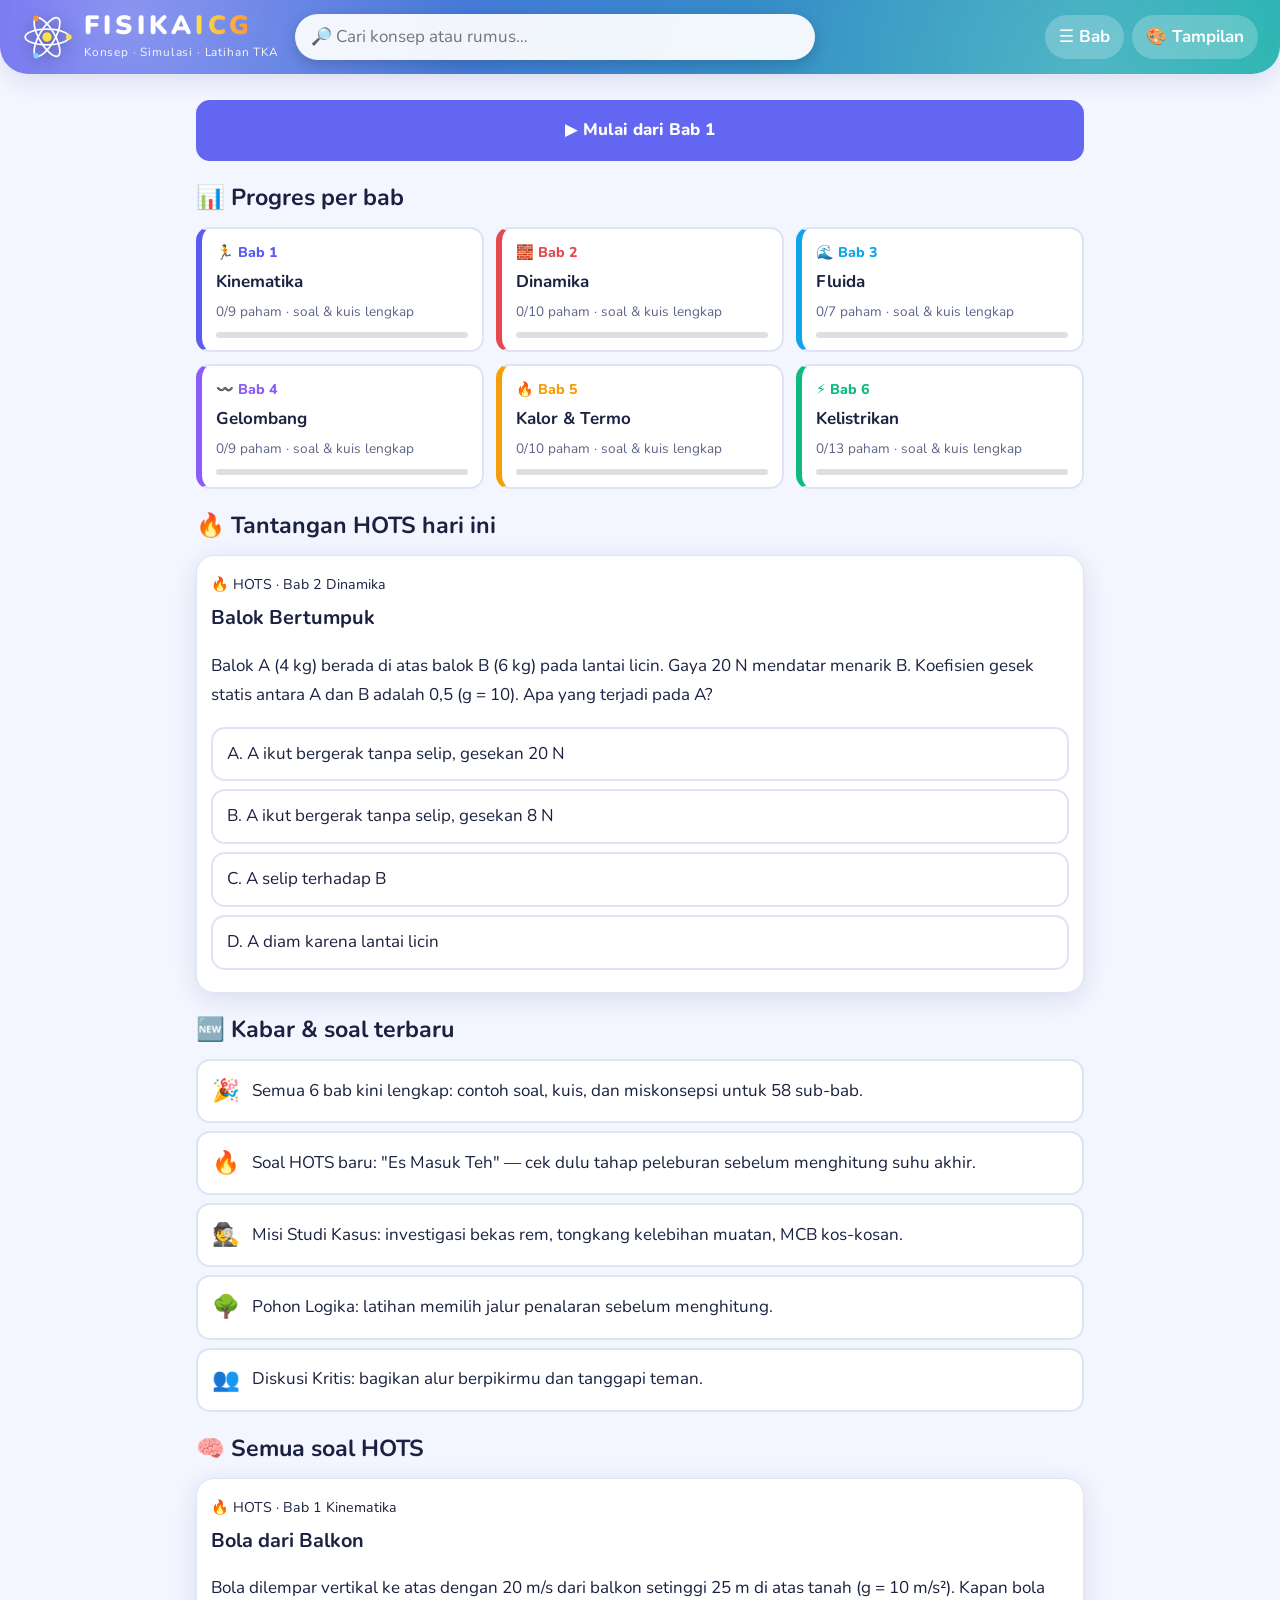
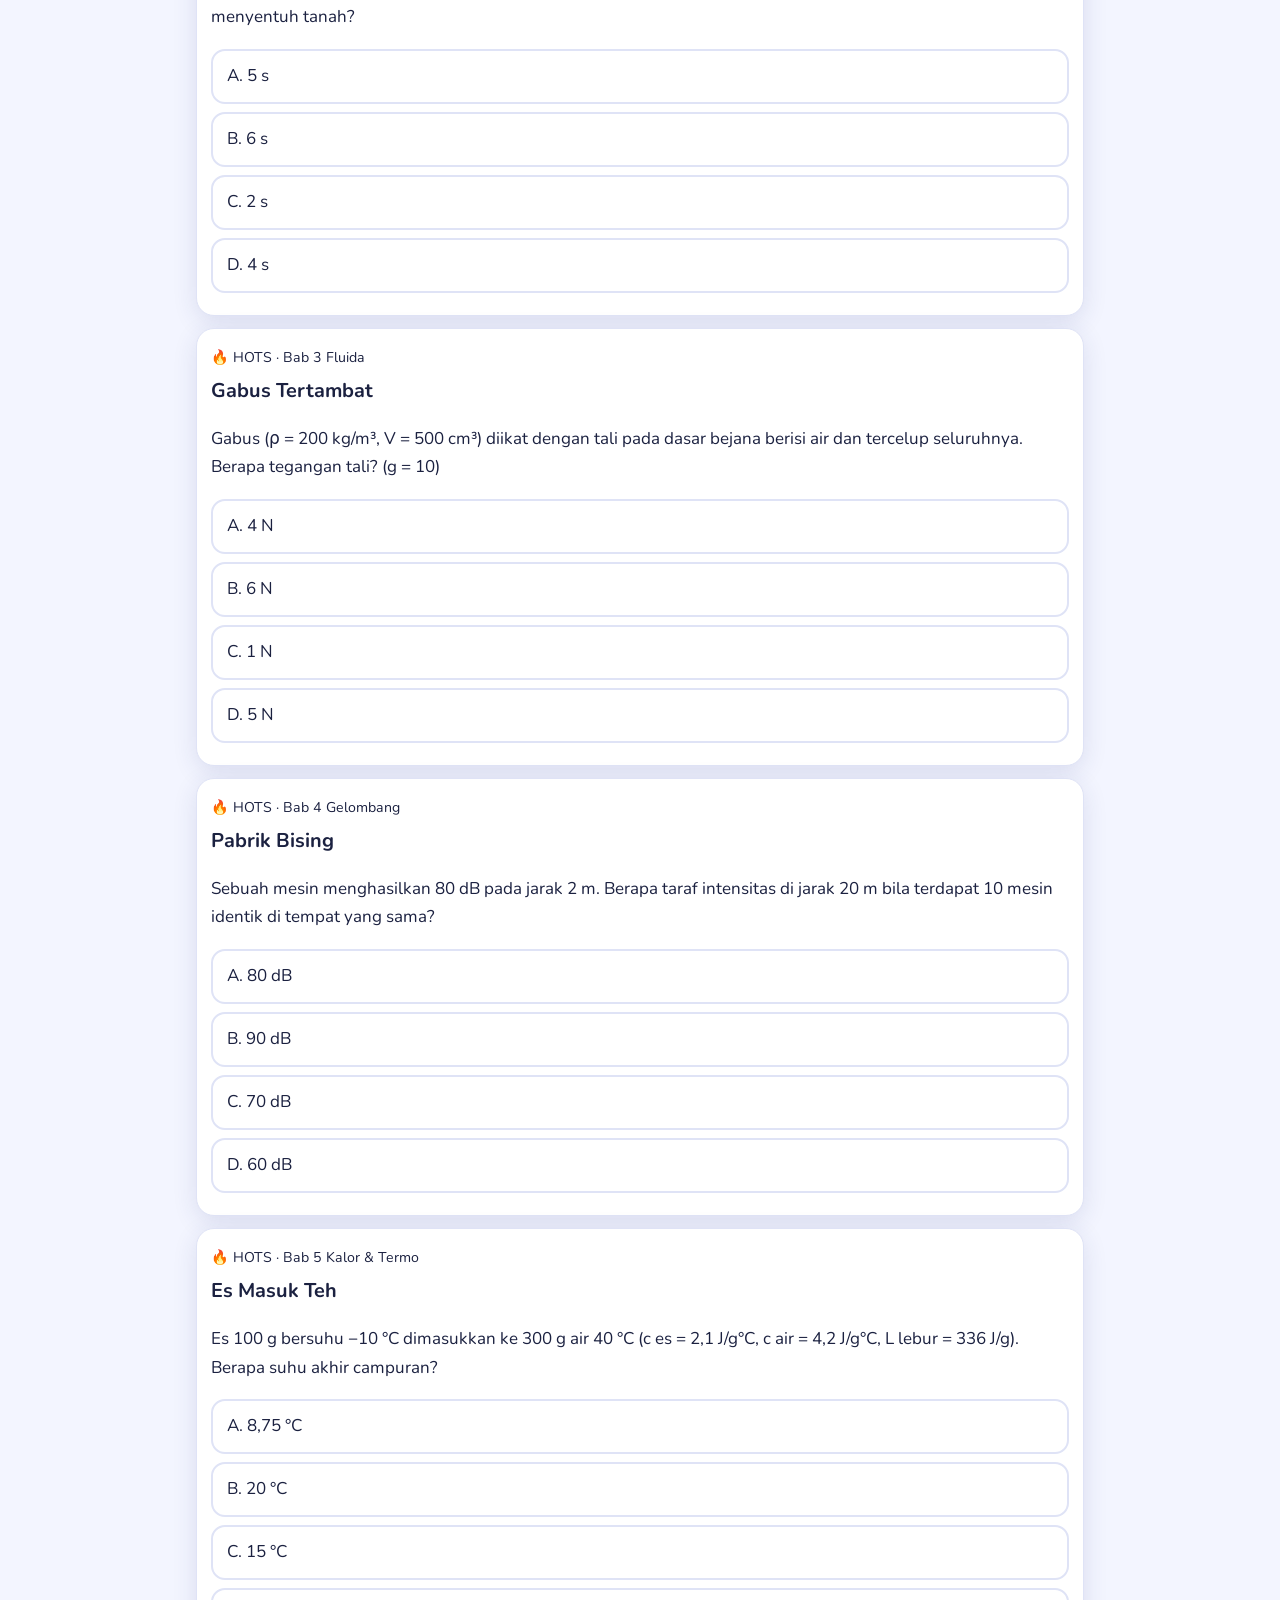
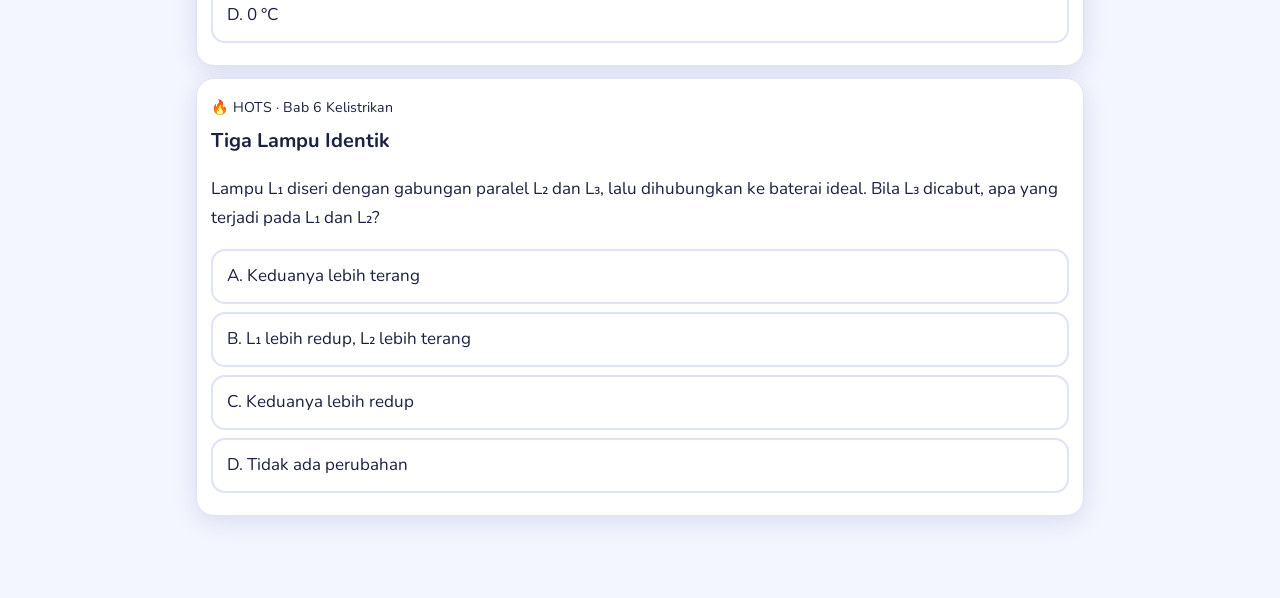
<file: apps/fisika.html>
<!DOCTYPE html><html lang="id"><head><meta charset="utf-8">
<meta name="viewport" content="width=device-width, initial-scale=1, viewport-fit=cover">
<link rel="preconnect" href="https://fonts.googleapis.com"><link href="https://fonts.googleapis.com/css2?family=Nunito:wght@400;600;800&family=STIX+Two+Text:ital,wght@0,500;0,700;1,500&display=swap" rel="stylesheet">
<script>/*tka-balance-v1*/
function __tkaBalance(htKey){
 var h=function(s){var x=2166136261;s=String(s);for(var i=0;i<s.length;i++){x^=s.charCodeAt(i);x=Math.imul(x,16777619)}return x>>>0};
 var rng=function(a){return function(){a|=0;a=a+0x6D2B79F5|0;var t=Math.imul(a^a>>>15,1|a);t=t+Math.imul(t^t>>>7,61|t)^t;return((t^t>>>14)>>>0)/4294967296}};
 var perm=function(n,seed){var r=rng(seed),p=[];for(var i=0;i<n;i++)p.push(i);for(var i=n-1;i>0;i--){var j=Math.floor(r()*(i+1)),t=p[i];p[i]=p[j];p[j]=t}return p};
 try{Object.keys(EX).forEach(function(k){(EX[k].z||[]).forEach(function(q){var p=perm(q[1].length,h(q[0]));q[1]=p.map(function(i){return q[1][i]});q[2]=p.indexOf(q[2])})})}catch(e){}
 try{var mig=false;try{mig=localStorage.getItem(htKey+'_v2')!=='1'}catch(e){}
  HT.forEach(function(t){var p=perm(t.o.length,h(t.q));t.o=p.map(function(i){return t.o[i]});t.a=p.indexOf(t.a);
   if(mig&&HTD&&HTD[t.id]&&HTD[t.id].k!=null)HTD[t.id].k=p.indexOf(HTD[t.id].k)});
  if(mig){try{localStorage.setItem(htKey,JSON.stringify(HTD));localStorage.setItem(htKey+'_v2','1')}catch(e){}}
 }catch(e){}
}
</script>
<title>FISIKAICG – Belajar Fisika TKA Interaktif</title>
<style>
:root{--bg:#f3f5ff;--card:#fff;--tx:#1b2140;--mu:#5d6488;--bd:#dfe3f6;--fb:#eef0ff;--g1:#5b5bf0;--g2:#14b8a6;--sh:0 6px 24px rgba(40,50,120,.12);box-sizing:border-box;padding-top:env(safe-area-inset-top,0px);padding-bottom:env(safe-area-inset-bottom,0px)}
@media(prefers-color-scheme:dark){:root:not([data-theme="light"]){--bg:#0e1121;--card:#191d37;--tx:#eef0ff;--mu:#a6acd0;--bd:#2a3058;--fb:#232950;--g1:#4338ca;--g2:#0f766e;--sh:0 6px 24px rgba(0,0,0,.4)}}
:root[data-theme="dark"]{--bg:#0e1121;--card:#191d37;--tx:#eef0ff;--mu:#a6acd0;--bd:#2a3058;--fb:#232950;--g1:#4338ca;--g2:#0f766e;--sh:0 6px 24px rgba(0,0,0,.4)}
:root[data-skin=terang]{--bg:#f3f5ff;--card:#fff;--tx:#1b2140;--mu:#5d6488;--bd:#dfe3f6;--fb:#eef0ff;--g1:#5b5bf0;--g2:#14b8a6;--sh:0 6px 24px rgba(40,50,120,.12)}
:root[data-skin=gelap]{--bg:#0e1121;--card:#191d37;--tx:#eef0ff;--mu:#a6acd0;--bd:#2a3058;--fb:#232950;--g1:#4338ca;--g2:#0f766e;--sh:0 6px 24px rgba(0,0,0,.4)}
:root[data-skin=laut]{--bg:#e4f6fa;--card:#fff;--tx:#0b2f3a;--mu:#47707c;--bd:#bfe3ec;--fb:#d6f0f6;--g1:#0891b2;--g2:#2563eb;--sh:0 6px 24px rgba(8,100,140,.14)}
:root[data-skin=hutan]{--bg:#edf6ec;--card:#fbfffa;--tx:#16301c;--mu:#4d6f55;--bd:#cde3cf;--fb:#e0efe1;--g1:#15803d;--g2:#65a30d;--sh:0 6px 24px rgba(30,90,40,.14)}
:root[data-skin=senja]{--bg:#fff3e8;--card:#fffaf5;--tx:#3a1f14;--mu:#8a5a44;--bd:#f3d3bb;--fb:#fde5d1;--g1:#ea580c;--g2:#db2777;--sh:0 6px 24px rgba(160,70,20,.15)}
:root[data-skin=neon]{--bg:#0a0615;--card:#150d2b;--tx:#f3eaff;--mu:#b69be6;--bd:#3a2670;--fb:#1e1240;--g1:#7c3aed;--g2:#06b6d4;--sh:0 0 28px rgba(124,58,237,.35)}
:root[data-skin=neon] .card,:root[data-skin=neon] .fm,:root[data-skin=neon] .ch{box-shadow:0 0 0 1px var(--bd),0 0 16px rgba(168,85,247,.2)}
html{scroll-padding-top:calc(env(safe-area-inset-top,0px) + 70px)}*{box-sizing:border-box}
body{margin:0;background:var(--bg);color:var(--tx);font:17px/1.7 "Nunito",system-ui,-apple-system,"Segoe UI",sans-serif;transition:background .3s,color .3s}
.top{position:sticky;top:env(safe-area-inset-top,0px);z-index:30;display:flex;gap:12px;align-items:center;padding:10px 16px;background:linear-gradient(100deg,var(--g1),var(--g2));color:#fff;box-shadow:var(--sh)}
.brand{font-size:1.15rem;white-space:nowrap}
#q{flex:1;min-width:0;padding:9px 16px;border-radius:999px;border:0;font:inherit;background:rgba(255,255,255,.93);color:#1b2140}
.thw{position:relative}.thw>button{border:0;border-radius:999px;padding:8px 14px;font:inherit;font-weight:700;cursor:pointer;background:rgba(255,255,255,.22);color:#fff;white-space:nowrap}
#thp{display:none;position:absolute;right:0;top:46px;background:var(--card);color:var(--tx);border:1px solid var(--bd);border-radius:16px;padding:8px;box-shadow:var(--sh);width:190px}#thp.open{display:grid;gap:3px}
#thp button{display:flex;gap:10px;align-items:center;border:0;background:transparent;color:inherit;font:inherit;padding:8px 10px;border-radius:10px;cursor:pointer;text-align:left}#thp button:hover,#thp button.on{background:var(--fb);font-weight:800}
.app{display:grid;grid-template-columns:270px minmax(0,1fr);max-width:1300px;margin:auto}
#side{position:sticky;top:calc(env(safe-area-inset-top,0px) + 58px);align-self:start;max-height:calc(100vh - 70px);overflow:auto;padding:16px 8px 16px 14px;display:grid;gap:10px}
.ch{position:relative;display:flex;gap:10px;align-items:center;text-align:left;border:2px solid var(--bd);background:var(--card);color:var(--tx);border-radius:16px;padding:10px 12px 14px;font:inherit;cursor:pointer;transition:.2s;overflow:hidden}
.ch:hover{transform:translateX(4px);border-color:var(--c)}.ch.on{background:linear-gradient(135deg,var(--c),color-mix(in srgb,var(--c) 60%,#000));color:#fff;border-color:var(--c);box-shadow:var(--sh)}
.ch .em{font-size:1.6rem}.ch .tx{display:grid;line-height:1.25}.ch small{opacity:.75;font-size:.76rem}.ch .bar{position:absolute;left:0;right:0;bottom:0;height:5px;background:rgba(128,128,128,.2)}.ch .bar u{display:block;height:100%;background:var(--c);transition:width .4s}.ch.on .bar u{background:#fff}
main{padding:16px 16px 70px 8px;min-width:0}
@media(max-width:860px){.app{grid-template-columns:1fr}#side{position:sticky;top:calc(env(safe-area-inset-top,0px) + 56px);z-index:20;display:flex;overflow-x:auto;max-height:none;padding:8px 12px;background:var(--bg)}.ch{min-width:158px;flex:none;padding:8px 10px 12px}.ch small{display:none}main{padding:8px 12px 60px}.brand span{display:none}.hero{padding:16px!important}.hemo{font-size:2.4rem!important}.hero h1{font-size:1.4rem!important}}
.hero{display:flex;gap:18px;align-items:center;padding:22px 26px;border-radius:24px;color:#fff;background:linear-gradient(120deg,var(--c),color-mix(in srgb,var(--c) 45%,#000),var(--c));background-size:200% 100%;animation:sh 10s linear infinite;box-shadow:var(--sh)}
@keyframes sh{to{background-position:200% 0}}.hemo{font-size:3.6rem;animation:fl 3s ease-in-out infinite}@keyframes fl{50%{transform:translateY(-8px) rotate(6deg)}}
.hero h1{margin:0;font-size:1.9rem;line-height:1.2}.hero p{margin:4px 0 0;opacity:.93}.hero small{opacity:.8;letter-spacing:.1em;font-weight:800}
.snav{display:flex;gap:8px;overflow-x:auto;padding:14px 2px 8px}
.sn{flex:none;display:flex;gap:8px;align-items:center;border:2px solid var(--bd);background:var(--card);color:var(--tx);border-radius:14px;padding:7px 12px;font:inherit;cursor:pointer;max-width:250px;transition:.2s}.sn b{color:var(--c)}.sn span{white-space:nowrap;overflow:hidden;text-overflow:ellipsis;font-size:.88rem}.sn:hover{transform:translateY(-2px)}.sn.on{background:var(--c);border-color:var(--c);color:#fff}.sn.on b,.sn.on em{color:#fff}.sn em{font-style:normal;color:#10b981}
.sbx{margin-top:10px}.fade{animation:fd .45s ease}@keyframes fd{from{opacity:0;transform:translateY(14px)}}
.st{display:flex;gap:12px;align-items:center;margin:10px 0 14px;font-size:1.45rem;line-height:1.3}.st i{font-style:normal;font-size:1rem;background:var(--c);color:#fff;border-radius:12px;padding:2px 12px;white-space:nowrap}
.sbg{display:grid;grid-template-columns:minmax(0,1fr) minmax(0,1.05fr);gap:18px;align-items:start}@media(max-width:860px){.sbg{grid-template-columns:1fr}}
.rc{display:grid;gap:14px}
.cb{padding:12px 16px;border-radius:14px;margin:0 0 12px;background:var(--fb);line-height:1.8}.cb>b{display:block;margin-bottom:3px;font-size:.95rem}
.cb.k{border-left:5px solid #5b5bf0}.cb.j{border-left:5px solid #e5484d;background:color-mix(in srgb,#e5484d 10%,var(--card))}.cb.l{border-left:5px solid #10b981;background:color-mix(in srgb,#10b981 10%,var(--card))}.cb.p{border-left:5px solid #f59e0b;background:color-mix(in srgb,#f59e0b 11%,var(--card))}
.done{width:100%;border:2px dashed var(--c);background:transparent;color:var(--tx);border-radius:14px;padding:10px;font:inherit;font-weight:800;cursor:pointer}.done.y{background:var(--c);color:#fff;border-style:solid}
.card{background:var(--card);border:1px solid var(--bd);border-radius:18px;padding:14px;box-shadow:var(--sh)}.vzh>b{display:block;margin-bottom:6px}
canvas{width:100%;height:300px;display:block;background:var(--fb);border-radius:12px}
.sl{display:grid;gap:2px;margin:8px 0 0;font-size:.9rem}.sl input{width:100%;accent-color:var(--c)}
.info{margin:10px 0 0;padding:10px 12px;border-radius:12px;background:var(--fb);font-weight:700;font-size:.92rem;line-height:1.5}
.fh{font-weight:800;margin:22px 0 10px;font-size:1.1rem}.fg{display:grid;grid-template-columns:repeat(auto-fill,minmax(270px,1fr));gap:12px}
.fm{padding:14px 16px;border-radius:16px;background:linear-gradient(135deg,color-mix(in srgb,var(--c) 15%,var(--card)),var(--card));border:1px solid color-mix(in srgb,var(--c) 45%,var(--bd));transition:.2s}.fm:hover{transform:translateY(-3px);box-shadow:var(--sh)}
.mf{display:block;font:600 1.4rem/1.5 "STIX Two Text","Cambria Math","Times New Roman",serif;overflow-wrap:anywhere}.fm small{display:block;color:var(--mu);margin-top:4px;font-size:.86rem;line-height:1.4}
.pn{display:flex;justify-content:space-between;gap:10px;margin-top:26px}.pn button{border:2px solid var(--bd);background:var(--card);color:var(--tx);border-radius:14px;padding:10px 16px;font:inherit;font-weight:700;cursor:pointer;max-width:48%;transition:.2s}.pn button:hover{border-color:var(--c);transform:translateY(-2px)}.pn .nx{background:var(--c);color:#fff;border-color:var(--c)}
.rg{display:grid;grid-template-columns:repeat(auto-fill,minmax(250px,1fr));gap:12px}.rc2{display:grid;gap:3px;text-align:left;border:2px solid var(--bd);border-left:6px solid var(--c);background:var(--card);color:var(--tx);border-radius:14px;padding:12px 14px;font:inherit;cursor:pointer;transition:.2s}.rc2:hover{transform:translateY(-3px);box-shadow:var(--sh)}.rc2 small{color:var(--c);font-weight:800}.rc2 span{color:var(--mu);font-size:.85rem;font-family:"STIX Two Text",serif}
.sdv{margin:10px 4px 0;font-size:.75rem;letter-spacing:.1em;text-transform:uppercase;color:var(--mu);font-weight:800;align-self:center;white-space:nowrap}
.mt{display:flex;gap:8px;overflow-x:auto;margin-bottom:14px;padding:4px;background:var(--fb);border-radius:16px}.mb{flex:1 0 auto;border:0;background:transparent;color:var(--tx);border-radius:12px;padding:9px 14px;font:inherit;font-weight:700;cursor:pointer;white-space:nowrap;transition:.2s}.mb.on{background:var(--c);color:#fff;box-shadow:var(--sh)}
.pane{display:none}.pane.on{display:block;animation:fd .35s ease}
.qo{display:block;width:100%;text-align:left;margin:8px 0;padding:11px 14px;border-radius:14px;border:2px solid var(--bd);background:var(--card);color:var(--tx);font:inherit;cursor:pointer;transition:.2s}.qo:hover:not(:disabled){border-color:var(--c);transform:translateX(4px)}.qo.ok{border-color:#10b981;background:color-mix(in srgb,#10b981 16%,var(--card))}.qo.no{border-color:#e5484d;background:color-mix(in srgb,#e5484d 14%,var(--card))}
.ex2{margin:6px 0 14px;padding:0 4px}.dt{background:var(--fb);border-radius:14px;padding:10px 16px;margin:10px 0}.dt summary{cursor:pointer;font-weight:800}.dt li{margin:6px 0}
.path{margin:10px 0}.pn2{padding:6px 10px;border-left:3px solid var(--c,#8b5cf6);margin-bottom:4px;background:var(--fb);border-radius:8px}.pn2 small{display:block;color:var(--mu)}
.frm{display:flex;gap:8px;flex-wrap:wrap;margin:8px 0}.frm select,.frm input,#fx,#ff{font:inherit;padding:8px 10px;border-radius:10px;border:2px solid var(--bd);background:var(--card);color:var(--tx);min-width:0}.frm input{flex:1}.frm button{border:2px solid var(--bd);background:var(--card);color:var(--tx);border-radius:10px;padding:8px 12px;font:inherit;cursor:pointer}#fx{width:100%;margin:8px 0}.rp{margin:8px 0 8px 14px;padding:8px 12px;border-left:3px solid var(--g2);background:var(--fb);border-radius:8px}.rp small{color:var(--mu);font-weight:800}
.crumb{display:none;align-items:center;gap:12px;flex-wrap:wrap;margin-bottom:8px}.fokus .crumb{display:flex}.cm{border:0;background:var(--c);color:#fff;border-radius:999px;padding:9px 18px;font:inherit;font-weight:800;cursor:pointer;box-shadow:var(--sh);transition:.2s}.cm:hover{transform:translateY(-2px)}.cs{color:var(--mu);font-weight:800}
.fokus #side,.fokus .hero,.fokus .snav{display:none!important}.fokus .app{grid-template-columns:1fr;max-width:920px}.fokus main{padding:12px 16px 70px}
.ov{display:none;position:fixed;inset:0;z-index:60;background:rgba(10,12,30,.55);backdrop-filter:blur(4px);padding:12px;overflow:auto}.ov.open{display:grid;place-items:center}
.sheet{width:min(860px,100%);background:var(--card);color:var(--tx);border-radius:24px;padding:18px;box-shadow:0 20px 60px rgba(0,0,0,.4);animation:fd .25s ease}
.sh{display:flex;justify-content:space-between;align-items:center;margin-bottom:12px}.sh button{border:0;background:var(--fb);color:var(--tx);border-radius:50%;width:36px;height:36px;font-size:1rem;cursor:pointer}
.mg{display:grid;grid-template-columns:repeat(auto-fit,minmax(118px,1fr));gap:10px}
.mc{position:relative;display:grid;justify-items:start;text-align:left;border:2px solid var(--bd);background:var(--bg);color:var(--tx);border-radius:16px;padding:10px 12px 14px;font:inherit;cursor:pointer;overflow:hidden;transition:.2s}.mc span{font-size:1.5rem}.mc small{color:var(--mu);font-size:.8rem;line-height:1.2}.mc.on{background:var(--c);color:#fff;border-color:var(--c)}.mc.on small{color:#fffc}.mc i{position:absolute;left:0;right:0;bottom:0;height:4px;background:rgba(128,128,128,.25)}.mc u{display:block;height:100%;background:var(--c)}.mc.on u{background:#fff}
.ml{display:grid;grid-template-columns:repeat(auto-fit,minmax(240px,1fr));gap:8px;margin:14px 0}.mi{text-align:left;border:2px solid var(--bd);background:var(--card);color:var(--tx);border-radius:12px;padding:9px 12px;font:inherit;cursor:pointer;transition:.2s}.mi b{color:var(--c);margin-right:8px}.mi:hover,.mi.on{border-color:var(--c);transform:translateY(-2px)}.mi.on{background:color-mix(in srgb,var(--c) 14%,var(--card))}
.mf2{display:flex;gap:8px;flex-wrap:wrap}.mf2 button{border:2px dashed var(--bd);background:transparent;color:var(--tx);border-radius:12px;padding:8px 14px;font:inherit;cursor:pointer}
.mnb{border:0;border-radius:999px;padding:8px 14px;font:inherit;font-weight:700;cursor:pointer;background:rgba(255,255,255,.22);color:#fff;white-space:nowrap}
.pt{font-size:.72rem;letter-spacing:.08em;text-transform:uppercase;color:var(--mu);font-weight:800;margin:10px 8px 2px}.fsr{display:flex;gap:4px;padding:0 4px}.fsr button{flex:1;justify-content:center}#thp{width:240px}
.top{display:grid!important;grid-template-columns:auto 1fr auto;grid-template-areas:"b s a";gap:16px;align-items:center;padding:12px 22px;border-radius:0 0 28px 28px;background:linear-gradient(110deg,var(--g1),var(--g2),var(--g1));background-size:220% 100%;animation:sh 14s linear infinite;box-shadow:var(--sh)}
.top::before{content:"";position:absolute;inset:0;border-radius:inherit;background:radial-gradient(circle at 10% 20%,rgba(255,255,255,.32),transparent 30%),radial-gradient(circle at 85% 95%,rgba(255,255,255,.2),transparent 32%);pointer-events:none}
.brand{grid-area:b;display:flex;gap:12px;align-items:center;position:relative}.atom{width:50px;height:50px;filter:drop-shadow(0 3px 8px rgba(0,0,0,.35))}.orb{transform-origin:32px 32px;animation:spin 9s linear infinite}@keyframes spin{to{transform:rotate(360deg)}}
.bt b{display:block;font-size:1.65rem;letter-spacing:.16em;font-weight:900;line-height:1}.bt b span{background:linear-gradient(90deg,#fde047,#fb923c);-webkit-background-clip:text;background-clip:text;color:transparent}.bt small{display:block;opacity:.92;font-size:.74rem;letter-spacing:.07em;margin-top:3px}
.sb2{grid-area:s;position:relative;max-width:520px}.sb2 #q{width:100%;box-shadow:0 4px 14px rgba(0,0,0,.18)}.act{grid-area:a;display:flex;gap:8px;position:relative;align-items:center}
#side{top:calc(env(safe-area-inset-top,0px) + 88px)!important;max-height:calc(100vh - 100px)!important}
@media(max-width:860px){.top{position:relative!important;grid-template-columns:1fr auto;grid-template-areas:"b a" "s s";gap:10px;padding:12px 14px;border-radius:0 0 24px 24px}.bt small{display:none}.bt b{font-size:1.25rem}.atom{width:40px;height:40px}.sb2{max-width:none}#side{top:env(safe-area-inset-top,0px)!important;max-height:none!important}}
.sec{margin:26px 0 8px}.sh2{display:flex;align-items:center;gap:8px;margin:0 0 14px;padding:9px 16px;border-radius:14px;background:linear-gradient(90deg,color-mix(in srgb,var(--c) 24%,var(--card)),transparent);border-left:6px solid var(--c);font-size:1.12rem}
.mf{font:500 1.5rem/1.55 "STIX Two Text","Cambria Math","Times New Roman",serif}.mf i{font-style:italic}.mf sub,.mf sup{font-size:.6em;line-height:0}.fm small{margin-top:6px;font-size:.84rem}
.hm{gap:22px}.ringw{flex:none}.chips2{display:flex;flex-wrap:wrap;gap:8px;margin-top:10px}.chips2 span{background:rgba(255,255,255,.2);padding:4px 12px;border-radius:999px;font-size:.85rem;font-weight:700}
.done.big{margin-top:14px;padding:14px;font-size:1.05rem}.pbar{display:block;height:6px;background:rgba(128,128,128,.25);border-radius:6px;overflow:hidden;margin-top:6px}.pbar u{display:block;height:100%;background:var(--c)}
.hot{margin:12px 0}.hot h3{margin:2px 0 6px}.feed{display:grid;gap:8px}.fi{display:flex;gap:12px;align-items:center;text-align:left;border:2px solid var(--bd);background:var(--card);color:var(--tx);border-radius:14px;padding:11px 14px;font:inherit;cursor:pointer;transition:.2s}.fi:hover{transform:translateX(4px);border-color:var(--g1)}.fi span{font-size:1.4rem}
</style><style>/*tka-fix-cb*/.cb>b:not(:first-child){display:inline;margin:0;font-size:inherit}</style>
</head><body>
<header class="top"><div class="brand" onclick="home()" style="cursor:pointer"><svg class="atom" viewBox="0 0 64 64" aria-hidden="true"><g class="orb" fill="none" stroke="#fff" stroke-width="2.2"><ellipse cx="32" cy="32" rx="28" ry="10"/><ellipse cx="32" cy="32" rx="28" ry="10" transform="rotate(60 32 32)"/><ellipse cx="32" cy="32" rx="28" ry="10" transform="rotate(120 32 32)"/><circle cx="60" cy="32" r="3.6" fill="#fde047" stroke="none"/><circle cx="18" cy="8" r="3.6" fill="#fb923c" stroke="none" transform="rotate(0 32 32)"/><circle cx="18" cy="56" r="3.6" fill="#7dd3fc" stroke="none"/></g><circle cx="32" cy="32" r="6" fill="#fde047"/></svg><div class="bt"><b>FISIKA<span>ICG</span></b><small>Konsep · Simulasi · Latihan TKA</small></div></div><div class="sb2"><input id="q" placeholder="🔎 Cari konsep atau rumus…"></div><div class="act"><button class="mnb" onclick="openMenu()">☰ Bab</button><div class="thw"><button id="thb">🎨 Tampilan</button><div id="thp"></div></div></div></header>
<div class="app"><aside id="side"></aside><main id="m"></main></div>
<div id="menu" class="ov"></div>
<script>
const CH=[
{n:"Kinematika",e:"🏃",c:"#5b5bf0",z:"",i:"Mempelajari gerak tanpa memikirkan penyebabnya. Kunci: bedakan skalar vs vektor, lalu baca grafik (kemiringan & luas).",S:[
["1.1 Besaran dalam gerak","<b>Konsep:</b> Bayangkan berlari satu putaran di lintasan: kakimu menempuh <b>jarak</b> 400 m (panjang lintasan, skalar), tetapi karena kembali ke titik awal, <b>perpindahan</b>-mu nol (selisih posisi awal–akhir, vektor). Kelajuan = jarak/waktu; kecepatan = perpindahan/waktu. <b>Jebakan:</b> kecepatan rata-rata satu putaran penuh = 0, sedangkan kelajuan rata-rata tidak nol. Geser slider hingga 100% untuk melihatnya.","v̄ = Δx/Δt ; v̄ = s/t — kelajuan rata-rata (jarak total ÷ waktu total) ; a = Δv/Δt ; perpindahan 2 arah tegak lurus: Δr = √(a²+b²)",["dispjar"]],
["1.2 GLB","<b>Konsep:</b> GLB = kecepatan <i>tetap</i>, percepatan nol. Ciri khasnya: dalam selang waktu yang sama, jarak tempuh selalu sama (lihat titik-titik tiap detik berjarak rata). Grafik x–t berupa garis lurus miring (kemiringan = v), grafik v–t mendatar. <b>Soal khas:</b> dua benda bertemu → samakan posisi x₁ = x₂ pada waktu sama; jika satu berangkat terlambat, waktunya dikurangi selang itu.","x = x₀ + vt ; bertemu: x₁ = x₂ ; t₂ = t₁ − Δt — waktu benda B bila berangkat terlambat Δt",["glb"]],
["1.3 GLBB","<b>Konsep:</b> Percepatan <i>tetap</i> artinya kecepatan bertambah (atau berkurang) sama besar tiap detik, sehingga jarak per detik makin besar (titik makin renggang). Pada grafik v–t, kemiringan = a dan luas = perpindahan. <b>Langkah soal:</b> (1) tulis yang diketahui v₀, a, t, x; (2) pilih rumus yang tidak memuat besaran yang tidak ditanya; (3) a negatif untuk perlambatan. <b>Jebakan:</b> mobil mengerem berhenti, jangan hitung sampai waktu setelah berhenti.","v = v₀ + at ; x = x₀ + v₀t + ½at² ; v² = v₀² + 2aΔx ; jarak detik ke-n: sₙ = v₀ + a(2n−1)/2 ; jarak henti: s = v₀²/2a",["strobe","vt"]],
["1.4 Gerak vertikal","<b>Konsep:</b> Jatuh bebas, lempar ke bawah, dan lempar ke atas adalah GLBB dengan a = g = 10 m/s² <i>selalu ke bawah</i>. Pada lemparan ke atas, kecepatan berkurang 10 m/s tiap detik, nol di puncak, lalu berbalik arah. <b>Jebakan terbesar:</b> di titik tertinggi v = 0 tetapi percepatan tetap g (bukan nol). Waktu naik = waktu turun; kecepatan saat kembali ke titik awal sama besar dengan v₀ (arah berlawanan).","Jatuh bebas: v = gt ; h = ½gt² ; v = √(2gh) ; Ke atas: h_maks = v₀²/2g ; t = v₀/g — waktu naik sampai titik tertinggi ; T = 2v₀/g — waktu total di udara ; v = v₀ − gt ; h = v₀t − ½gt²",["vert"]],
["1.5 Analisis grafik gerak","<b>Konsep:</b> Grafik adalah 'peta' gerak. x–t: kemiringan = kecepatan. v–t: kemiringan = percepatan, <b>luas = perpindahan</b>. a–t: luas = perubahan kecepatan. <b>Jarak vs perpindahan:</b> luas di bawah sumbu t (v negatif) berarti benda berbalik arah. Perpindahan = luas atas − luas bawah, jarak = luas atas + luas bawah. Ubah skenario 1–3 dan geser waktu untuk melihat dua nilai itu berbeda.","v = Δx/Δt — kemiringan grafik x–t ; a = Δv/Δt — kemiringan grafik v–t ; Δx = ∫v dt — luas grafik v–t (bertanda) ; s = ∫|v| dt — jarak: jumlah luas mutlak ; trapesium: L = ½(a+b)t",["graf"]],
["1.6 Gerak relatif & perpaduan dua GLB","<b>Konsep:</b> Kecepatan selalu relatif terhadap pengamat. Perahu yang diarahkan lurus menyeberang tetap terbawa arus: geraknya gabungan dua GLB yang saling bebas. <b>Poin TKA:</b> waktu menyeberang hanya ditentukan komponen kecepatan tegak lurus tepi (t = d/v_perahu); arus hanya menentukan seberapa jauh perahu hanyut. Searah: kurangkan kecepatan; berlawanan arah: jumlahkan.","v_AB = v_A − v_B ; searah: v_rel = v₁ − v₂ ; berlawanan: v_rel = v₁ + v₂ ; tegak lurus: v = √(v₁² + v₂²) ; t = d/v_p — waktu menyeberang (v_p laju perahu tegak lurus tepi) ; x = v_a t — jarak hanyut (v_a laju arus)",["rel"]],
["1.7 Gerak parabola","<b>Konsep:</b> Dua gerak yang saling bebas, berbagi waktu yang sama: horizontal GLB (vₓ tetap) dan vertikal GLBB (a = g ke bawah). Di puncak vᵧ = 0 tetapi vₓ tidak nol. Sudut yang saling berkomplemen (30° dan 60°) memberi jangkauan sama; jangkauan maksimum pada 45°. Untuk gerak mendatar dari ketinggian H, waktu jatuh hanya bergantung H, bukan v₀.","vₓ = v₀cosθ ; vᵧ = v₀sinθ − gt ; x = v₀cosθ·t ; y = v₀sinθ·t − ½gt² ; h_maks = v₀²sin²θ/2g ; T = 2v₀ sinθ / g — waktu total di udara ; R = v₀²sin2θ/g ; mendatar: t = √(2H/g) ; x = v₀√(2H/g)",["proj","hproj"]],
["1.8 Gerak melingkar beraturan","<b>Konsep:</b> Laju tetap, tetapi arah kecepatan terus berubah (menyinggung lingkaran), sehingga ada percepatan <b>sentripetal</b> yang selalu mengarah ke pusat. Kecepatan linear tidak tetap (vektor), kelajuannya tetap. <b>Jebakan:</b> periode besar → frekuensi kecil (kebalikan); pada ω sama, titik yang lebih jauh dari pusat lebih cepat.","T = 1/f ; ω = 2πf = 2π/T ; v = ωR ; a_s = v²/R = ω²R ; 1 rpm = 2π/60 rad/s ; θ = ωt",["gmb"]],
["1.9 Hubungan roda-roda","<b>Konsep:</b> Dua aturan emas: (1) roda <b>sepusat/seporos</b> punya ω sama; (2) roda yang <b>bersinggungan atau dihubung rantai/sabuk</b> punya laju linear tepi sama. Roda yang lebih kecil berputar lebih cepat (ω berbanding terbalik dengan R). Untuk sepeda: gir depan → rantai → gir belakang (v sama) → roda belakang seporos (ω sama). Roda yang bersinggungan berputar berlawanan arah.","Sepusat: ω₁ = ω₂ ; Sabuk/singgung: v₁ = v₂ → ω₁R₁ = ω₂R₂ ; v = ω R — laju roda sepeda (ω gir belakang, R jari-jari roda)",["roda"]]]},
{n:"Dinamika",e:"🧱",c:"#e5484d",z:"",i:"Menjawab mengapa benda bergerak. Selalu mulai dari diagram benda bebas, lalu terapkan ΣF = ma per sumbu.",S:[
["2.1 Gaya & diagram benda bebas","<b>Konsep:</b> Gaya adalah dorongan/tarikan yang bisa mengubah gerak. <b>Diagram benda bebas (DBB)</b> = gambar satu benda saja beserta <i>semua</i> gaya yang bekerja padanya. Langkah wajib: (1) pilih benda, (2) gambar w ke bawah, N tegak lurus bidang, gesek melawan gerak, gaya luar, (3) jumlahkan gaya per sumbu. Gaya total nol → diam atau GLB; tidak nol → ada percepatan. <b>Jebakan:</b> gaya yang dikerjakan benda <i>pada permukaan</i> tidak digambar di DBB benda itu.","ΣFₓ = maₓ ; ΣFᵧ = maᵧ ; seimbang: ΣF = 0 ; resultan segaris: R = F₁ ± F₂ ; tegak lurus: R = √(F₁²+F₂²)",["fbd"]],
["2.2 Hukum-hukum Newton","<b>Konsep:</b> I (kelembaman): tanpa gaya total, benda mempertahankan keadaannya. II: percepatan sebanding gaya total dan berbanding terbalik dengan massa. III: aksi–reaksi sama besar, berlawanan arah, <b>bekerja pada dua benda berbeda</b> (karena itu tidak saling meniadakan). Pada simulasi, dorongan keduanya sama besar, tetapi orang yang lebih ringan mendapat percepatan lebih besar.","ΣF = 0 → a = 0 ; ΣF = ma ; a = ΣF/m ; F₁₂ = −F₂₁ — aksi = −reaksi, bekerja pada dua benda berbeda ; w = mg",["skate"]],
["2.3 Jenis-jenis gaya","<b>Konsep:</b> Gesekan <b>statis</b> menyesuaikan diri: besarnya sama dengan gaya tarik sampai batas maksimum μ_s·N. Setelah benda bergerak, gesekan menjadi <b>kinetis</b> μ_k·N yang konstan dan biasanya lebih kecil. Pegas mengikuti hukum Hooke: gaya pemulih sebanding pertambahan panjang. Berat benda bergantung gravitasi (w = mg), massa tidak. <b>Jebakan:</b> jangan memakai f = μN jika benda masih diam.","w = mg ; f_s ≤ μ_s N ; f_k = μ_k N ; F = kx ; E_p = ½kx² — energi potensial pegas ; F = G m₁m₂/r² ; seri: 1/k = Σ1/k ; paralel: k = Σk",["fgraf","pegas"]],
["2.4 Bidang datar & bidang miring","<b>Konsep:</b> Pada bidang miring, berat diuraikan: komponen sejajar bidang w sinθ (menggerakkan) dan tegak lurus bidang w cosθ (diimbangi N). Karena massa ada di kedua sisi persamaan, percepatannya tidak bergantung massa. Benda tepat akan meluncur ketika tanθ = μ_s. <b>Jebakan:</b> N = mg cosθ, bukan mg.","Licin: a = g sinθ ; Kasar: a = g(sinθ − μ cosθ) ; N = mg cosθ ; tanθ ≤ μ_s — syarat benda tetap diam di bidang miring ; ditarik F searah bidang: a = (F − mg sinθ − μmg cosθ)/m",["inc"]],
["2.5 Sistem benda terhubung: katrol & gaya kontak","<b>Konsep:</b> Benda yang dihubungkan tali (tak melar) bergerak bersama dengan percepatan sama besar. Cara cepat: anggap seluruh sistem satu benda, gaya penggerak dikurangi gaya penghambat, dibagi total massa. Tegangan tali dicari dengan meninjau satu benda saja. Pada Atwood, benda yang lebih berat turun dan tegangannya berada di antara dua berat. <b>Gaya kontak:</b> dua balok didorong F, balok belakang menerima N = m₂F/(m₁+m₂).","Atwood: a = (m₂−m₁)g/(m₁+m₂) ; T = 2m₁m₂g/(m₁+m₂) ; meja + beban gantung: a = (m₂g − μm₁g)/(m₁+m₂) ; T = m₁(a+μg) ; gaya kontak: N = m₂F/(m₁+m₂)",["atwood","meja"]],
["2.6 Gerak di dalam lift","<b>Konsep:</b> Timbangan di lift menunjukkan gaya normal N (berat semu), bukan massa. Lift dipercepat ke atas atau diperlambat saat turun → percepatan ke atas → N lebih besar dari mg (terasa berat). Dipercepat ke bawah atau diperlambat saat naik → N lebih kecil (terasa ringan). Lift GLB memberi N = mg. <b>Kunci:</b> yang menentukan adalah <i>arah percepatan</i>, bukan arah gerak.","ΣF = ma ; percepatan ke atas: N = m(g + a) ; percepatan ke bawah: N = m(g − a) ; GLB: N = mg ; tali putus: a = g, N = 0",["lift"]],
["2.7 Dinamika gerak melingkar","<b>Konsep:</b> Gaya sentripetal bukan gaya baru; ia adalah <i>resultan gaya yang menuju pusat</i>. Di tikungan datar, gesekan menjadi gaya sentripetal sehingga ada laju maksimum. Pada lintasan lingkaran vertikal, di titik atas berat dan N sama-sama menuju pusat: N = mv²/R − mg; benda lepas jika N < 0. <b>Syarat lolos puncak:</b> v ≥ √(gR) di puncak atau v ≥ √(5gR) di dasar.","F_s = mv²/R = mω²R ; tikungan datar: v_maks = √(μgR) ; miring licin: tanθ = v²/gR ; puncak: N = mv²/R − mg ; dasar: N = mg + mv²/R ; v ≥ √(5gR) — laju minimum di dasar agar lolos sampai puncak",["loop","tikung"]],
["2.8 Momentum & impuls","<b>Konsep:</b> Momentum p = mv (vektor). Impuls I = FΔt = perubahan momentum. Untuk perubahan momentum yang sama, memperpanjang waktu kontak memperkecil gaya (itulah fungsi bantalan, airbag, menekuk lutut saat mendarat). Luas di bawah grafik F–t sama dengan impuls. <b>Jebakan:</b> bola memantul → Δp = m(v₂ + v₁) (arah berlawanan dijumlah).","p = mv ; I = FΔt = Δp = mv₂ − mv₁ ; I = ∫F dt — impuls = luas grafik F–t ; jatuh dari h: v = √(2gh) ; memantul: Δp = m(v + v')",["impuls"]],
["2.9 Kekekalan momentum & tumbukan","<b>Konsep:</b> Tanpa gaya luar, momentum total sebelum = sesudah, untuk semua jenis tumbukan. Energi kinetik hanya kekal pada tumbukan lenting sempurna (e = 1). Pada tumbukan tak lenting (e = 0) kedua benda menyatu dan energi terbuang paling banyak. Koefisien restitusi e menggambarkan 'seberapa lenting'. Massa sama + lenting + salah satu diam → kecepatan saling bertukar.","m₁v₁ + m₂v₂ = m₁v₁' + m₂v₂' ; e = −(v₁'−v₂')/(v₁−v₂) ; tak lenting: v' = (m₁v₁+m₂v₂)/(m₁+m₂) ; pantulan: e = √(h'/h) ; ΔEk = ½μ_red(v₁−v₂)²(1−e²)",["tumbuk"]],
["2.10 Ledakan, rekoil senapan, roket","<b>Konsep:</b> Pada ledakan, gaya dalam jauh lebih besar dari gaya luar sehingga momentum total kekal. Awalnya diam (p = 0) → setelah meledak momentum kedua bagian sama besar tetapi berlawanan arah; bagian yang lebih ringan bergerak lebih cepat. Rekoil senapan memakai prinsip yang sama. Roket menyemburkan gas ke belakang sehingga mendapat gaya dorong ke depan (aksi–reaksi).","0 = m₁v₁ + m₂v₂ ; v₂ = −(m₁/m₂)v₁ ; senapan: v_s = −m_p v_p/M ; F = v Δm/Δt — gaya dorong roket (v laju gas buang)",["rekoil"]]]},
{n:"Fluida",e:"🌊",c:"#0ea5e9",z:"",i:"Fluida diam: tekanan hidrostatis dan gaya apung. Fluida mengalir: kontinuitas dan Bernoulli.",S:[
["3.1 Massa jenis & tekanan","<b>Konsep:</b> Massa jenis menyatakan seberapa padat bahan: massa tiap satuan volume. Tekanan menyatakan seberapa terpusat gaya: gaya tiap satuan luas. Itu sebabnya paku runcing menembus papan, sedangkan sepatu salju yang lebar tidak membuatmu tenggelam. <b>Langkah:</b> ubah satuan ke SI dahulu (cm² → 10⁻⁴ m², g/cm³ → ×1000). <b>Jebakan:</b> tekanan bergantung luas bidang sentuh, bukan hanya berat. Untuk campuran, jumlahkan massa dan volume dahulu, jangan merata-ratakan massa jenis.","ρ = m/V — massa jenis (kg/m³) ; P = F/A — tekanan (Pa = N/m²) ; 1 g/cm³ = 1000 kg/m³ — konversi massa jenis ; 1 atm = 76 cmHg = 1,01×10⁵ Pa — tekanan atmosfer ; ρ = (m₁+m₂)/(V₁+V₂) — massa jenis campuran dua zat ; P = ρ g h — bentuk lain tekanan zat padat/cair",["rho","tekan"]],
["3.2 Tekanan hidrostatis & hukum pokok hidrostatika","<b>Konsep:</b> Tekanan dalam cairan berasal dari berat kolom cairan di atasnya, jadi makin dalam makin besar, dan pada kedalaman yang sama tekanannya ke segala arah sama. Bentuk wadah tidak berpengaruh. Hukum pokok: titik pada bidang datar yang sama dalam satu cairan bersambung bertekanan sama. <b>Langkah pipa U:</b> tarik garis datar melalui bidang batas dua cairan, lalu samakan tekanan di kedua kaki. <b>Jebakan:</b> h diukur dari permukaan cairan, bukan dari dasar wadah; tekanan mutlak = hidrostatis + atmosfer.","P_h = ρ g h — tekanan hidrostatis ; P = P₀ + ρgh — tekanan mutlak ; ρ₁h₁ = ρ₂h₂ — pipa U, dua cairan ; ρ₁h₁ = ρ₂h₂ + ρ₃h₃ — pipa U, tiga cairan ; P = (76 − H/100) cmHg — tekanan udara di ketinggian H meter ; P = P₀ + ρgΔh — tekanan gas pada manometer",["hidro","pipaU"]],
["3.3 Hukum Pascal","<b>Konsep:</b> Tekanan pada fluida tertutup diteruskan sama besar ke segala arah. Dongkrak hidrolik memanfaatkannya: gaya kecil pada piston kecil menghasilkan gaya besar pada piston besar. Namun tidak ada yang gratis: piston kecil harus turun jauh agar piston besar naik sedikit, sehingga usahanya sama. <b>Jebakan:</b> perbandingan luas adalah kuadrat perbandingan diameter atau jari-jari, jangan lupa pangkat dua.","P₁ = P₂ — tekanan sama ; F₁/A₁ = F₂/A₂ — hukum Pascal ; F₂ = F₁(A₂/A₁) = F₁(d₂/d₁)² — gaya keluaran ; KM = F₂/F₁ = A₂/A₁ — keuntungan mekanik ; A₁d₁ = A₂d₂ — volume cairan kekal ; W = F₁d₁ = F₂d₂ — usaha masuk = usaha keluar",["pascal"]],
["3.4 Hukum Archimedes","<b>Konsep:</b> Benda dalam fluida didorong ke atas oleh gaya sebesar berat fluida yang dipindahkan. Jika gaya apung maksimum lebih besar dari berat, benda naik dan berhenti ketika hanya sebagian tercelup sehingga F_A = w. Kapal baja yang berongga bisa mengapung karena massa jenis rata-ratanya lebih kecil dari air. <b>Langkah:</b> tulis keseimbangan gaya vertikal w = F_A (+ T bila ada tali). <b>Jebakan:</b> V pada F_A adalah volume yang <i>tercelup</i>, bukan seluruh benda; gaya apung tidak bergantung kedalaman bila sudah tercelup penuh.","F_A = ρ g V — gaya apung (ρ massa jenis fluida, V volume tercelup) ; w = ρ_b g V_b — berat benda ; Mengapung: ρ_b < ρ_f → V_cel/V_b = ρ_b/ρ_f — fraksi tercelup ; Melayang: ρ_b = ρ_f — seluruhnya tercelup ; Tenggelam: ρ_b > ρ_f → w > F_A ; w′ = w − F_A — berat semu (bacaan neraca pegas) ; w/F_A = ρ_b/ρ_f — tenggelam penuh ; w = F_A1 + F_A2 — benda di dua cairan ; w = F_A + T — benda ditahan tali",["arch","neraca"]],
["3.5 Pengayaan: tegangan permukaan, kapilaritas, viskositas","<b>Konsep:</b> Permukaan cairan berperilaku seperti selaput kenyal karena tarik-menarik antarmolekul (tegangan permukaan); itu sebabnya serangga bisa berjalan di air dan tetes air membulat. Kapilaritas: cairan naik di pipa sempit karena adhesi lebih kuat daripada kohesi, makin sempit makin tinggi. Viskositas adalah kekentalan: bola yang jatuh di cairan kental akhirnya mencapai kecepatan terminal. <b>Jebakan:</b> raksa memiliki sudut kontak lebih dari 90° sehingga permukaannya justru turun dalam pipa kapiler.","γ = F/ℓ — tegangan permukaan (N/m) ; h = 2γ cosθ / (ρ g r) — tinggi kenaikan kapiler ; F_s = 6π η r v — gaya Stokes ; v_t = 2r²(ρ_b − ρ_f) g / (9η) — kecepatan terminal ; θ < 90° — air naik, cairan membasahi dinding ; θ > 90° — raksa turun",["kapiler","stokes"]],
["3.6 Fluida dinamis: debit & persamaan kontinuitas","<b>Konsep:</b> Fluida ideal tak dapat dimampatkan, sehingga aliran yang masuk pipa sama dengan yang keluar. Ketika pipa menyempit, fluida harus mengalir lebih cepat, seperti menekan ujung selang agar air menyembur lebih jauh. Debit tetap sepanjang pipa kecuali ada percabangan. Batang di bawah gambar menunjukkan tekanan yang turun di bagian cepat. <b>Jebakan:</b> laju berbanding terbalik dengan luas, bukan diameter: diameter dikecilkan 2 kali → laju naik 4 kali. Waktu mengisi bak = V/Q.","Q = V/t — debit (m³/s) ; Q = A v — debit dari luas × laju ; A₁v₁ = A₂v₂ — persamaan kontinuitas ; A = πr² = ¼πd² — luas penampang ; v₂/v₁ = (d₁/d₂)² — perbandingan laju ; ΣQ_in = ΣQ_out — debit di percabangan ; 1 L = 10⁻³ m³ — konversi volume",["pipe"]],
["3.7 Hukum Bernoulli & penerapannya","<b>Konsep:</b> Bernoulli adalah kekekalan energi untuk fluida mengalir: tekanan + energi kinetik per volume + energi potensial per volume selalu tetap. Akibatnya, di tempat aliran cepat tekanannya rendah. Itulah penjelasan gaya angkat sayap pesawat, semprotan parfum, dan venturimeter. Torricelli: laju air keluar dari lubang sama dengan laju jatuh bebas dari kedalaman h. <b>Jebakan:</b> jarak mendatar x maksimum ketika lubang tepat di tengah; lubang dengan h dan H′ yang ditukar memberi jarak sama. Kedalaman h dihitung dari permukaan, H′ dari lubang ke tanah.","P + ½ρv² + ρgh = C — Bernoulli (C tetap) ; P₁ − P₂ = ½ρ(v₂² − v₁²) — pipa mendatar ; P₁ + ½ρv₁² + ρgh₁ = P₂ + ½ρv₂² + ρgh₂ — beda ketinggian ; v = √(2gh) — Torricelli ; x = 2√(h·H′) — jarak jatuh mendatar ; t = √(2H′/g) — waktu jatuh dari lubang ; F = ½ρ(v₁² − v₂²)A — gaya angkat sayap (v₁ atas, v₂ bawah) ; P = ηρQgh — daya PLTA (η efisiensi) ; v₁ = A₂√(2ΔP / ρ(A₁² − A₂²)) — venturimeter",["torr","sayap"]]]},
{n:"Gelombang",e:"〰️",c:"#8b5cf6",z:"",i:"Gelombang memindahkan energi, bukan materi. Frekuensi ditentukan sumber dan tidak berubah saat berpindah medium.",S:[
["4.1 Konsep dasar gelombang","<b>Konsep:</b> Gelombang adalah getaran yang merambat; yang berpindah adalah energi, bukan partikel mediumnya (partikel hanya bergetar di tempat, seperti gelombang penonton di stadion). Transversal: arah getar tegak lurus rambatan (tali, cahaya). Longitudinal: arah getar sejajar rambatan (bunyi, pegas) dengan rapatan dan renggangan. Gelombang mekanik butuh medium, elektromagnetik tidak. <b>Langkah:</b> λ dari grafik y–x (jarak puncak ke puncak), T dari grafik y–t. <b>Jebakan:</b> satu gelombang = satu bukit + satu lembah. Frekuensi ditentukan sumber dan tidak berubah saat pindah medium.","v = λ f — cepat rambat ; T = 1/f — periode ; f = n/t — frekuensi dari n getaran ; λ = x/n — n gelombang sepanjang x ; v = λ/T ; v = √(F/μ) — gelombang pada tali ; μ = m/L — rapat massa tali",["wave","tl"]],
["4.2 Persamaan gelombang berjalan","<b>Konsep:</b> Simpangan gelombang bergantung pada dua hal sekaligus: waktu t dan posisi x. Tanda minus pada (ωt − kx) berarti merambat ke +x; tanda plus ke −x. Dua titik berjarak Δx berbeda fase Δφ = Δx/λ: sefase jika kelipatan bulat, berlawanan fase jika kelipatan setengah. <b>Langkah:</b> samakan bentuk soal dengan y = A sin(ωt − kx), baca A, ω, k, lalu hitung v = ω/k, f = ω/2π, λ = 2π/k. <b>Jebakan:</b> koefisien t adalah ω (bukan f), koefisien x adalah k (bukan λ).","y = A sin(ωt − kx) — merambat ke +x ; y = A sin(ωt + kx) — merambat ke −x ; ω = 2πf = 2π/T — kecepatan sudut ; k = 2π/λ — bilangan gelombang ; v = ω/k = λf — cepat rambat ; Δφ = Δx/λ = Δt/T — beda fase ; Δθ = 2πΔφ — beda sudut fase ; v_y = Aω cos(ωt − kx) — kecepatan getar partikel",["pers"]],
["4.3 Gelombang stasioner","<b>Konsep:</b> Gelombang stasioner terbentuk dari superposisi gelombang datang dan pantul yang amplitudo dan frekuensinya sama. Ada titik yang selalu diam (simpul) dan titik yang bergetar maksimum (perut) di tempat yang tetap. Ujung terikat memantulkan dengan fase terbalik sehingga di ujungnya terdapat simpul; ujung bebas memantulkan tanpa pembalikan fase sehingga di ujungnya terdapat perut. <b>Langkah:</b> ukur x dari titik pantul. <b>Jebakan:</b> jarak simpul ke simpul berurutan = ½λ, sedangkan simpul ke perut terdekat = ¼λ.","y = 2A sin(kx) cos(ωt) — ujung terikat ; y = 2A cos(kx) sin(ωt) — ujung bebas ; A_s = 2A sin(kx) — amplitudo di titik x (terikat) ; Simpul (terikat): x = nλ/2 — dari titik pantul ; Perut (terikat): x = (2n+1)λ/4 ; x = nλ/2 — letak perut pada ujung bebas ; x = (2n+1)λ/4 — letak simpul pada ujung bebas",["stas"]],
["4.4 Sifat-sifat gelombang","<b>Konsep:</b> Gelombang dapat dipantulkan (sudut datang = sudut pantul), dibiaskan (arah berbelok saat lajunya berubah), mengalami difraksi (melentur di celah atau tepi, jelas jika lebar celah mendekati λ), berinterferensi (superposisi), dan terpolarisasi (hanya gelombang transversal). Saat pindah medium frekuensi tetap, sedangkan v dan λ berubah sebanding. <b>Langkah:</b> medium renggang → rapat: sinar mendekati normal. <b>Jebakan:</b> sudut selalu diukur dari garis normal, bukan dari permukaan. Bunyi tidak dapat terpolarisasi karena longitudinal.","θ_i = θ_r — hukum pemantulan ; n₁ sin θ₁ = n₂ sin θ₂ — hukum Snell ; v₁/v₂ = λ₁/λ₂ = n₂/n₁ — hubungan pembiasan ; f₁ = f₂ — frekuensi tetap ; n = c/v — indeks bias ; a ≈ λ — syarat difraksi jelas",["refraksi","difraksi"]],
["4.5 Gelombang bunyi: cepat rambat, dawai, pipa organa","<b>Konsep:</b> Dawai terikat di kedua ujungnya sehingga ada simpul di ujung; nada dasar hanya satu perut. Pipa organa terbuka punya perut di kedua ujung (semua harmonik muncul). Pipa tertutup punya simpul di ujung tertutup dan perut di ujung terbuka sehingga hanya harmonik ganjil. Bunyi merambat paling cepat di zat padat, lalu cair, lalu gas. <b>Langkah:</b> gambar bentuk gelombang di dalam pipa, lalu hitung panjang pipa sebagai kelipatan ¼λ atau ½λ. <b>Jebakan:</b> nada atas pertama pipa tertutup adalah harmonik ke-3 (bukan ke-2).","v = √(F/μ) — cepat rambat di dawai ; f_n = (n+1) v / 2L — dawai & pipa terbuka (n = 0,1,2,…) ; f_n = (2n+1) v / 4L — pipa tertutup ; f₀ : f₁ : f₂ = 1 : 2 : 3 — dawai & pipa terbuka ; f₀ : f₁ : f₂ = 1 : 3 : 5 — pipa tertutup ; N_s = n + 2 — jumlah simpul dawai nada ke-n ; N_p = n + 1 — jumlah perut ; v ≈ 340 m/s — cepat rambat bunyi di udara",["dawai","pipa"]],
["4.6 Intensitas & taraf intensitas bunyi","<b>Konsep:</b> Intensitas adalah daya yang menembus tiap satuan luas. Makin jauh dari sumber, energi tersebar pada bola yang makin luas sehingga intensitas turun sebanding 1/r². Telinga merasakan bunyi secara logaritmik, maka dipakai taraf intensitas dalam desibel: naik 10 dB berarti intensitas 10 kali lipat. <b>Langkah:</b> hitung perubahan TI dengan selisih dB. <b>Jebakan:</b> menggandakan jumlah sumber hanya menambah 10 log 2 ≈ 3 dB; jarak 10 kali lebih jauh menurunkan 20 dB.","I = P/A = P/(4πr²) — intensitas sumber titik ; I₁/I₂ = (r₂/r₁)² — perbandingan jarak ; TI = 10 log(I/I₀) — taraf intensitas (dB) ; I₀ = 10⁻¹² W/m² — ambang dengar ; TI₂ = TI₁ + 10 log(n₂/n₁) — jumlah sumber berubah ; TI₂ = TI₁ − 20 log(r₂/r₁) — jarak berubah",["tingkat"]],
["4.7 Efek Doppler, pelayangan, aplikasi bunyi","<b>Konsep:</b> Efek Doppler: frekuensi yang terdengar berubah karena gerak relatif sumber atau pendengar. Sumber yang mendekat memampatkan gelombang (λ pendek, f tinggi); yang menjauh merenggangkannya. Pelayangan: dua sumber berfrekuensi hampir sama menghasilkan bunyi keras-lemah berulang. Sonar dan gema memakai waktu pergi-pulang gelombang. <b>Langkah:</b> pola P → S, arah ke kanan positif: v_p positif jika pendengar mendekati sumber, v_s positif jika sumber menjauhi pendengar. <b>Jebakan:</b> angin searah rambatan ditambahkan ke v.","f_p = (v ± v_p)/(v ± v_s) · f_s — Doppler, pola P → S ; sumber mendekat: f_p = v f_s/(v − v_s) ; sumber menjauh: f_p = v f_s/(v + v_s) ; pendengar mendekat: f_p = (v + v_p) f_s/v ; Δf = |f₁ − f₂| — frekuensi pelayangan ; d = v t / 2 — sonar dan gema ; v_p = v_s ⇒ f_p = f_s — bila searah dan sama cepat",["dopp","layang"]],
["4.8 Gelombang elektromagnetik","<b>Konsep:</b> Gelombang elektromagnetik terdiri dari medan listrik dan medan magnet yang saling tegak lurus dan tegak lurus arah rambat (transversal). Tidak memerlukan medium; di ruang hampa lajunya c. Dari frekuensi rendah ke tinggi: radio, mikro, inframerah, tampak, UV, sinar-X, gamma. Frekuensi tinggi berarti λ pendek dan energi foton besar. <b>Jebakan:</b> urutan frekuensi dan panjang gelombang saling berkebalikan; semua GEM memiliki c yang sama di vakum meski λ berbeda. <b>Kunci:</b> Cahaya tampak dari λ besar ke kecil: merah, jingga, kuning, hijau, biru, nila, ungu.","c = λ f = 3×10⁸ m/s — cepat rambat di vakum ; E = h f — energi foton ; h = 6,63×10⁻³⁴ J·s — tetapan Planck ; E = cB — perbandingan medan listrik dan magnet ; n = c/v — indeks bias ; γ > X > UV > VIS > IR > MW > RF — urutan frekuensi turun (gamma, sinar-X, ultraviolet, tampak, inframerah, mikro, radio)",["spektrum"]],
["4.9 Optik gelombang: interferensi, difraksi, polarisasi, dispersi","<b>Konsep:</b> Sebagai gelombang, cahaya menunjukkan interferensi (dua celah menghasilkan pita terang-gelap), difraksi, polarisasi (bukti bahwa cahaya transversal), dan dispersi (cahaya putih terurai karena indeks bias tiap warna berbeda; ungu dibelokkan paling kuat). Terang terjadi bila beda lintasan kelipatan bulat λ. <b>Langkah:</b> tulis d·P/L = mλ untuk terang, lalu pakai ΔP = λL/d untuk jarak antar pita. <b>Jebakan:</b> pada celah ganda gelap = (m − ½)λ, sedangkan pada celah tunggal gelap = mλ. Polarisator ideal menurunkan cahaya tak terpolarisasi menjadi setengahnya.","d sin θ = mλ — terang, celah ganda dan kisi (m = 0,1,2,…) ; d sin θ = (m − ½)λ — gelap, celah ganda ; d P / L = mλ — pendekatan sudut kecil ; ΔP = λL/d — jarak dua terang berurutan ; a sin θ = mλ — gelap, celah tunggal ; d = 1/N — tetapan kisi ; I = I₀ cos²θ — hukum Malus ; I₁ = ½ I₀ — setelah polarisator pertama ; n_v > n_m — indeks bias ungu > merah (dispersi prisma)",["celah","polar","prisma"]]]},
{n:"Kalor & Termo",e:"🔥",c:"#f59e0b",z:"",i:"Kalor adalah energi yang berpindah karena beda suhu. Hukum I = kekekalan energi. Hukum II membatasi efisiensi.",S:[
["5.1 Suhu & skala termometer","<b>Konsep:</b> Suhu mengukur derajat panas. Termometer memakai dua titik tetap (es melebur dan air mendidih) lalu membagi rentangnya: Celsius 100 bagian, Reamur 80, Fahrenheit 180, Kelvin 100. Karena itu perubahan suhu memenuhi ΔC : ΔR : ΔF : ΔK = 5 : 4 : 9 : 5. <b>Langkah:</b> pada termometer sembarang, bandingkan posisi relatif: (X − titik bawah)/(rentang) sama di semua skala. <b>Jebakan:</b> Fahrenheit dimulai dari 32 saat es melebur, jadi kurangi 32 dahulu. Kelvin tidak memakai tanda derajat dan tidak pernah negatif.","C : R : (F − 32) = 5 : 4 : 9 — perbandingan skala ; K = °C + 273 — Kelvin ; F = (9/5)C + 32 — Fahrenheit ; R = (4/5)C — Reamur ; ΔC = ΔK — selisih suhu sama ; (X − X₀)/(X₁ − X₀) = C/100 — termometer sembarang",["termo"]],
["5.2 Pemuaian zat","<b>Konsep:</b> Zat memuai bila dipanaskan karena molekulnya bergetar lebih lebar. Pemuaian panjang ΔL = L₀αΔT; luas β = 2α; volume γ = 3α. Bimetal (dua logam berbeda α direkatkan) melengkung saat suhu berubah: dipanaskan, ia melengkung ke arah logam yang α-nya lebih kecil; didinginkan, ke arah logam yang α-nya lebih besar. Air bersifat anomali: antara 0–4 °C menyusut saat dipanaskan sehingga massa jenis maksimum pada 4 °C. <b>Jebakan:</b> lubang pada pelat ikut memuai seperti bahan sekitarnya. Pada wadah penuh, yang tumpah adalah selisih pemuaian zat cair dan wadah.","ΔL = L₀ α ΔT — pemuaian panjang ; L = L₀(1 + αΔT) — panjang akhir ; ΔA = A₀ β ΔT, β = 2α — pemuaian luas ; ΔV = V₀ γ ΔT, γ = 3α — pemuaian volume ; ΔV = V₀ΔT(γ_c − 3α_w) — volume tumpah (c cairan, w wadah) ; T = 4 °C ⇒ ρ = ρ_maks — anomali air",["muai","bimetal"]],
["5.3 Kalor, kalor jenis, kapasitas kalor, kalor laten","<b>Konsep:</b> Kalor adalah energi yang berpindah karena beda suhu (satuan joule). Kalor jenis c: kalor untuk menaikkan suhu 1 kg zat sebesar 1 K; zat dengan c besar seperti air lambat panas dan lambat dingin. Kapasitas kalor C = mc: kalor untuk menaikkan suhu seluruh benda 1 K. Saat berubah wujud suhu tetap; kalor dipakai memutus ikatan antarmolekul (kalor laten L). <b>Langkah:</b> tentukan tahap: mengubah suhu (mcΔT) atau mengubah wujud (mL). <b>Jebakan:</b> 1 kal = 4,2 J; c air = 1 kal/g°C = 4200 J/kg°C. Es yang melebur menyerap kalor tetapi suhunya tetap 0 °C.","Q = m c ΔT — kalor mengubah suhu ; C = m c — kapasitas kalor (J/K) ; Q = m L — kalor mengubah wujud ; c_air = 4200 J/kg°C — 1 kal/g°C ; c_es = 2100 J/kg°C ; L_F = 336 000 J/kg — kalor lebur es (80 kal/g) ; L_V = 2 260 000 J/kg — kalor penguapan air ; 1 kal = 4,2 J — konversi",["kalor"]],
["5.4 Grafik suhu–kalor pada perubahan wujud","<b>Konsep:</b> Grafik suhu terhadap kalor memiliki dua jenis bagian: garis miring (suhu berubah, Q = mcΔT) dan garis mendatar (wujud berubah, Q = mL). Kemiringan yang lebih landai berarti c lebih besar. Es −20 °C menjadi uap melewati lima tahap, dan kalor terbesar dipakai untuk penguapan. <b>Langkah:</b> jumlahkan kalor semua tahap yang dilewati sampai titik yang ditanyakan. <b>Jebakan:</b> garis mendatar bukan berarti tidak ada kalor yang masuk; kalor sedang dipakai mengubah wujud, bukan menaikkan suhu.","Q₁ = m c_es (0 − T₀) — es naik ke 0 °C ; Q₂ = m L_es — es melebur ; Q₃ = m c_air (100 − 0) — air naik ke 100 °C ; Q₄ = m L_uap — air menguap ; Q = ΣQᵢ — kalor total semua tahap yang dilewati ; ΔT/ΔQ = 1/(mc) — kemiringan grafik T–Q (makin landai, c makin besar)",["grafik"]],
["5.5 Asas Black","<b>Konsep:</b> Asas Black adalah kekekalan energi kalor: pada pencampuran tanpa kehilangan ke lingkungan, kalor yang dilepas benda panas sama dengan kalor yang diserap benda dingin, sehingga suhu campuran berada di antara kedua suhu awal. Pada campuran dengan es, periksa dahulu apakah kalor dari air panas cukup untuk melebur seluruh es; bila tidak, suhu akhir tepat 0 °C dengan sebagian es tersisa. <b>Langkah:</b> bandingkan Q_lepas maksimum (air didinginkan sampai 0 °C) dengan Q_lebur seluruh es. <b>Jebakan:</b> wadah (kalorimeter) ikut menyerap kalor jika kapasitasnya diketahui.","Q_out = Q_in — asas Black (kalor lepas = kalor terima) ; T_c = (m₁c₁T₁ + m₂c₂T₂)/(m₁c₁ + m₂c₂) — dua zat ; T_c = (m₁T₁ + m₂T₂)/(m₁ + m₂) — zat sejenis ; Q_out > Q_F — semua es melebur, T_c > 0 °C (Q_F: kalor lebur seluruh es) ; Q_out < Q_F — sebagian es melebur, T_c = 0 °C ; (C_kal + mc)ΔT — kalorimeter ikut menyerap",["black","esair"]],
["5.6 Perpindahan kalor","<b>Konsep:</b> Konduksi: kalor merambat lewat tumbukan partikel tanpa partikelnya berpindah (logam). Konveksi: kalor dibawa oleh aliran zat (air mendidih, angin laut). Radiasi: kalor merambat sebagai gelombang elektromagnetik tanpa medium (cahaya matahari). Laju konduksi sebanding konduktivitas, luas, dan beda suhu, serta berbanding terbalik dengan tebal. Pada sambungan dua logam, laju kalor di keduanya sama. <b>Jebakan:</b> radiasi sebanding T⁴ dengan T dalam kelvin. Sekat terbaik: konduktivitas kecil dan tebal besar.","P = Q/t = k A ΔT / L — konduksi ; k₁A₁ΔT₁/L₁ = k₂A₂ΔT₂/L₂ — sambungan logam, laju sama ; P = h A ΔT — konveksi ; P = e σ A T⁴ — radiasi (Stefan–Boltzmann) ; σ = 5,67×10⁻⁸ W/m²K⁴ — tetapan ; P₂/P₁ = (T₂/T₁)⁴ — perbandingan radiasi ; e = 1 — benda hitam sempurna",["sambungan","konveksi","radiasi"]],
["5.7 Teori kinetik gas & gas ideal","<b>Konsep:</b> Gas ideal dipandang sebagai banyak partikel kecil yang bergerak acak dan bertumbukan lenting tanpa gaya tarik antarmolekul. Tekanan berasal dari tumbukan molekul dengan dinding; suhu mengukur energi kinetik rata-rata molekul. Suhu naik → molekul lebih cepat → tekanan naik (V tetap). Volume diperkecil → tumbukan lebih sering → tekanan naik (T tetap). <b>Langkah:</b> ubah suhu ke kelvin; n = m/M = N/N_A. <b>Jebakan:</b> energi kinetik rata-rata hanya bergantung suhu, bukan jenis gas; pada suhu sama gas yang lebih ringan lebih cepat (v_rms ∝ 1/√M).","PV = nRT — gas ideal (mol) ; PV = NkT — gas ideal (partikel) ; P₁V₁/T₁ = P₂V₂/T₂ — massa gas tetap ; P = ⅓ ρ v²_rms — tekanan kinetik ; E_k = (3/2) k T — energi kinetik rata-rata per molekul ; U = (3/2) n R T — energi dalam gas monoatomik ; v_rms = √(3RT/M) = √(3kT/m) — laju efektif ; R = 8,31 J/mol·K — tetapan gas ; k = 1,38×10⁻²³ J/K — tetapan Boltzmann ; N_A = 6,02×10²³ /mol — bilangan Avogadro",["gas","maxwell"]],
["5.8 Sistem termodinamika, usaha & Hukum I","<b>Konsep:</b> Sistem adalah gas yang kita amati, lingkungan adalah sisanya. Hukum I = kekekalan energi: kalor yang diterima gas dipakai untuk melakukan usaha dan menaikkan energi dalam. Usaha gas sama dengan luas di bawah kurva P–V: gas memuai berarti W positif, dimampatkan berarti W negatif. <b>Langkah:</b> tentukan tanda dahulu: Q masuk +, Q keluar −; W oleh gas +, W pada gas −; ΔU naik jika T naik. <b>Jebakan:</b> pada siklus searah jarum jam W positif dan ΔU siklus = 0, sehingga Q total = W total.","ΔU = Q − W — Hukum I Termodinamika ; Q = ΔU + W — bentuk lain ; W = P ΔV — tekanan tetap ; W = ∫P dV — luas di bawah kurva P–V ; W = ∮P dV — luas siklus (searah jarum jam: positif) ; ΔU = 0 — pada satu siklus penuh (energi dalam kembali ke nilai awal)",["piston","pvarea"]],
["5.9 Proses-proses termodinamika pada gas ideal","<b>Konsep:</b> Isobarik (P tetap): kalor dipakai untuk usaha dan menaikkan U. Isokhorik (V tetap): W = 0 sehingga semua kalor menjadi ΔU. Isotermal (T tetap): ΔU = 0 sehingga Q = W. Adiabatik (Q = 0): usaha berasal dari energi dalam, jadi ekspansi mendinginkan gas. Pada diagram P–V, adiabatik lebih curam daripada isotermal. <b>Langkah:</b> baca arah proses di diagram untuk menentukan tanda W, ΔU, Q. <b>Jebakan:</b> ΔU hanya bergantung ΔT, bukan jenis prosesnya; pada isotermal ΔU selalu nol walau ada usaha.","W = P ΔV = nR ΔT — isobarik ; Q = n C_p ΔT — isobarik (C_p = 5R/2) ; W = 0, Q = ΔU = n C_v ΔT — isokhorik (C_v = 3R/2) ; ΔU = 0, W = Q = nRT ln(V₂/V₁) — isotermal ; Q = 0, W = −ΔU — adiabatik ; PV^γ = C — adiabatik (C tetap) ; TV^(γ−1) = C — adiabatik ; C_p − C_v = R, γ = C_p/C_v — monoatomik γ = 5/3 ; ΔU = (3/2) n R ΔT — monoatomik, semua proses",["proses"]],
["5.10 Hukum II, mesin kalor & mesin pendingin","<b>Konsep:</b> Hukum II: kalor tidak mengalir spontan dari dingin ke panas, dan tidak ada mesin yang mengubah seluruh kalor menjadi usaha (η < 100%). Mesin kalor menyerap Q₁ dari suhu tinggi, mengubah sebagian menjadi W, dan membuang Q₂ ke suhu rendah. Mesin Carnot adalah mesin ideal dengan efisiensi maksimum yang hanya bergantung T₁ dan T₂. Mesin pendingin bekerja sebaliknya: dengan usaha W ia memindahkan Q₂ dari dalam yang dingin ke luar yang panas. <b>Langkah:</b> untuk menaikkan efisiensi, ubah satu suhu saja lalu hitung suhu barunya dari η′. <b>Jebakan:</b> suhu pada rumus Carnot harus dalam kelvin.","η = W/Q₁ × 100% — efisiensi mesin ; W = Q₁ − Q₂ — usaha per siklus ; η = 1 − T₂/T₁ — efisiensi mesin Carnot (maksimum) ; Q₂/Q₁ = T₂/T₁ — mesin Carnot ; T₁′ = T₂/(1 − η′) — menaikkan T₁ (T₂ tetap) ; T₂′ = (1 − η′)T₁ — menurunkan T₂ (T₁ tetap) ; COP = Q₂/W = T₂/(T₁ − T₂) — pendingin Carnot",["carnot","pendingin","siklus"]]]},
{n:"Kelistrikan",e:"⚡",c:"#10b981",z:"",i:"Seri: arus sama. Paralel: tegangan sama. Selebihnya: hukum Ohm dan kekekalan energi.",S:[
["6.1 Muatan listrik","<b>Konsep:</b> Benda bermuatan negatif kelebihan elektron, positif kekurangan elektron; hanya elektron yang berpindah. Sejenis tolak-menolak, berlawanan tarik-menarik. Muatan dapat dipindah dengan gosokan, sentuhan (konduksi, muatan akhir sejenis), atau induksi (tanpa kontak, muatan akhir berlawanan jenis lalu dibumikan). Muatan terkuantisasi: selalu kelipatan bulat dari e. <b>Langkah:</b> pada induksi, sisi bola yang dekat batang bermuatan lawan jenis. <b>Jebakan:</b> benda netral pun tertarik oleh benda bermuatan (akibat polarisasi). Jadi tarik-menarik belum tentu berlawanan muatan, tetapi tolak-menolak pasti sejenis.","e = 1,6×10⁻¹⁹ C — muatan elementer ; Q = n e — muatan terkuantisasi ; Q′ = (Q₁ + Q₂)/2 — dua konduktor identik disentuhkan ; 1 μC = 10⁻⁶ C — konversi ; 1 nC = 10⁻⁹ C — konversi ; q₁q₂ > 0 — sejenis: tolak-menolak ; q₁q₂ < 0 — berlawanan jenis: tarik-menarik",["muatan"]],
["6.2 Hukum Coulomb","<b>Konsep:</b> Gaya antara dua muatan titik sebanding dengan hasil kali muatan dan berbanding terbalik dengan kuadrat jarak; arahnya sepanjang garis penghubung. Untuk lebih dari dua muatan, jumlahkan gaya sebagai vektor. <b>Langkah:</b> gambar arah tiap gaya (tarik atau tolak) lebih dahulu, hitung besarnya dengan nilai mutlak muatan, baru jumlahkan. <b>Jebakan:</b> jarak dua kali lipat membuat gaya menjadi ¼, bukan ½. Pada dua muatan sejenis, titik di mana gaya pada muatan uji nol terletak lebih dekat ke muatan yang lebih kecil.","F = k Q₁Q₂ / r² — hukum Coulomb ; k = 9×10⁹ N·m²/C² = 1/(4πε₀) — tetapan ; ε₀ = 8,85×10⁻¹² C²/N·m² — permitivitas ruang hampa ; F₂/F₁ = (r₁/r₂)² — perubahan jarak ; F = √(F₁² + F₂² + 2F₁F₂ cosθ) — resultan dua gaya ; x = d√Q₁ / (√Q₁ + √Q₂) — titik gaya nol, dari Q₁",["coulomb","seimbang"]],
["6.3 Medan listrik","<b>Konsep:</b> Medan listrik adalah daerah pengaruh muatan, diukur sebagai gaya per satuan muatan uji positif. Garis medan keluar dari muatan positif dan masuk ke muatan negatif; makin rapat makin kuat dan tidak pernah berpotongan. Di dalam konduktor E = 0. Antara dua keping sejajar medan seragam, sehingga muatan di dalamnya mengalami gaya tetap dan bergerak dengan percepatan tetap. <b>Langkah:</b> E total dijumlahkan sebagai vektor; di antara dua muatan sejenis medannya saling melawan. <b>Jebakan:</b> pada muatan negatif, arah gaya berlawanan dengan arah E.","E = F/q — definisi medan ; E = k Q / r² — muatan titik ; E = V/d — keping sejajar (seragam) ; F = q E — gaya pada muatan ; a = q E / m — percepatan muatan ; E = σ/ε₀ — rapat muatan keping ; E_in = 0 — medan di dalam konduktor (keseimbangan elektrostatik)",["medan","keping"]],
["6.4 Potensial listrik & energi potensial","<b>Konsep:</b> Potensial listrik adalah energi potensial per satuan muatan dan merupakan <i>skalar</i>. Muatan positif membuat V positif yang menurun menuju nol di tempat jauh; muatan negatif membuat V negatif. Usaha memindahkan muatan hanya bergantung beda potensial, bukan lintasan. Muatan yang dipercepat dari diam melalui beda potensial V memperoleh energi kinetik qV. <b>Langkah:</b> jumlahkan potensial dengan tanda secara aljabar, bukan vektor. <b>Jebakan:</b> di titik tengah dua muatan sama besar berlawanan tanda, V = 0 tetapi E tidak nol.","V = k Q / r — potensial muatan titik ; E_p = q V = k Q q / r — energi potensial ; W = q ΔV = q (V₂ − V₁) — usaha pindah muatan ; V = ΣVᵢ — potensial total (skalar, tanda ikut) ; ½ m v² = q V — muatan dipercepat dari diam ; V = E d — medan seragam",["pot"]],
["6.5 Kapasitor","<b>Konsep:</b> Kapasitor menyimpan muatan dan energi di antara dua keping. Kapasitasnya makin besar bila luas keping besar, jarak kecil, atau diisi dielektrik. Tetap terhubung baterai: V tetap, sisipan dielektrik menaikkan Q dan W. Dilepas dari baterai: Q tetap, sisipan dielektrik menurunkan V dan W. Seri: muatan sama, tegangan terbagi. Paralel: tegangan sama. <b>Langkah:</b> tentukan dahulu besaran mana yang tetap (V atau Q). <b>Jebakan:</b> kapasitor disusun seri dijumlahkan dengan kebalikan (seperti hambatan paralel), disusun paralel dijumlahkan langsung.","C = Q/V — kapasitas ; C = κ ε₀ A / d — keping sejajar ; W = ½ C V² = ½ Q V = Q²/2C — energi tersimpan ; 1/C_s = 1/C₁ + 1/C₂ — seri (Q sama) ; C_p = C₁ + C₂ — paralel (V sama) ; terhubung baterai: Q′ = κQ, W′ = κW — V tetap ; dilepas: V′ = V/κ, W′ = W/κ — Q tetap",["kapasitor","kapseri"]],
["6.6 Arus listrik & hambatan kawat","<b>Konsep:</b> Arus adalah muatan yang mengalir tiap detik. Arah arus konvensional dari kutub positif ke negatif, berlawanan dengan arah gerak elektron. Hambatan kawat naik dengan panjang, turun dengan luas penampang, dan bergantung bahan (hambat jenis). Pada logam, suhu naik membuat hambatan naik. <b>Langkah:</b> jika kawat ditarik hingga n kali lebih panjang (volume tetap), luasnya menjadi 1/n, sehingga R naik n². <b>Jebakan:</b> diameter dua kali lipat berarti luas empat kali lipat, sehingga R turun menjadi ¼.","I = Q/t — kuat arus (A = C/s) ; Q = n e — jumlah elektron yang lewat ; R = ρ L / A — hambatan kawat ; A = ¼ π d² — luas penampang ; R′ = n² R — kawat ditarik n kali lebih panjang ; R_T = R₀ (1 + αΔT) — pengaruh suhu",["kawat"]],
["6.7 Hukum Ohm & grafik V–I","<b>Konsep:</b> Hukum Ohm: pada suhu tetap, tegangan sebanding dengan arus; konstantanya adalah hambatan. Grafik V–I berupa garis lurus (komponen ohmik) dan kemiringannya sama dengan R. Lampu pijar tidak ohmik: hambatannya naik saat filamen memanas sehingga grafiknya melengkung. <b>Langkah:</b> pada kurva non-ohmik, R = V/I di titik tertentu, bukan kemiringan garis singgungnya. <b>Jebakan:</b> pada grafik I–V (arus di sumbu tegak), kemiringan adalah 1/R, bukan R.","V = I R — hukum Ohm ; R = ΔV/ΔI — kemiringan grafik V–I (komponen ohmik) ; ΔI/ΔV = 1/R — kemiringan grafik I–V (sumbu dibalik) ; V/I = R — ohmik: R tetap, grafik V–I garis lurus ; V/I = R(I) — non-ohmik: R berubah, grafik melengkung",["ohm"]],
["6.8 Rangkaian seri, paralel & jembatan Wheatstone","<b>Konsep:</b> Seri: satu jalur, arus sama, tegangan terbagi sebanding R. Paralel: bercabang, tegangan sama, arus terbagi berbanding terbalik dengan R. Hambatan paralel selalu lebih kecil dari yang terkecil. Pada rangkaian campuran, sederhanakan dari bagian terdalam. Jembatan Wheatstone seimbang bila R₁R₄ = R₂R₃, saat itu tidak ada arus di galvanometer. <b>Jebakan:</b> lampu seri: R terbesar paling terang (P = I²R). Lampu paralel: R terkecil paling terang (P = V²/R).","R_s = R₁ + R₂ + … — seri ; 1/R_p = 1/R₁ + 1/R₂ + … — paralel ; R_p = R₁R₂ / (R₁ + R₂) — dua resistor paralel ; R_p = R/n — n resistor sama, paralel ; R₁ R₄ = R₂ R₃ — Wheatstone seimbang ; V₁ = V R₁/(R₁ + R₂) — pembagi tegangan (seri) ; I₁ = I R₂/(R₁ + R₂) — pembagi arus (paralel)",["ckt","jembatan"]],
["6.9 GGL & hambatan dalam","<b>Konsep:</b> Sumber memiliki GGL ε (energi per muatan) dan hambatan dalam r. Saat arus mengalir, sebagian tegangan hilang di dalam sumber sehingga tegangan jepit V = ε − Ir lebih kecil dari ε. Tanpa arus, V = ε. Bila terhubung singkat, arus maksimum = ε/r. Baterai seri: ε dan r dijumlahkan; baterai identik paralel: ε tetap dan r dibagi n. <b>Langkah:</b> hitung I = ε/(R + r) lebih dahulu. <b>Jebakan:</b> voltmeter pada baterai tanpa beban membaca ε, bukan tegangan jepit.","I = ε / (R + r) — arus rangkaian ; V = ε − I r = I R — tegangan jepit ; ε = I (R + r) — GGL ; n baterai seri: ε_tot = nε, r_tot = nr — seri ; n baterai paralel: ε_tot = ε, r_tot = r/n — paralel ; I_maks = ε / r — hubung singkat ; P_r = I²r — daya hilang di hambatan dalam",["ggl"]],
["6.10 Hukum Kirchhoff","<b>Konsep:</b> Hukum I (titik cabang): arus masuk sama dengan arus keluar (kekekalan muatan). Hukum II (loop): jumlah beda potensial sepanjang loop tertutup nol (kekekalan energi). <b>Langkah:</b> (1) tentukan arah arus tiap cabang sembarang, (2) pilih arah loop, (3) ε bernilai positif bila loop melewatinya dari kutub − ke +, dan IR bernilai negatif bila loop searah arus, (4) selesaikan persamaan. Hasil arus negatif berarti arah sebenarnya berlawanan. <b>Jebakan:</b> tanda harus konsisten di seluruh loop.","ΣI_in = ΣI_out — Kirchhoff I (titik cabang) ; ΣE + ΣI R = 0 — Kirchhoff II (loop) ; I₃ = I₁ + I₂ — dua baterai, satu titik cabang ; V_N = (ε₁/R₁ + ε₂/R₂)/(1/R₁ + 1/R₂ + 1/R₃) — tegangan titik cabang (cara cepat) ; I < 0 — arah sebenarnya terbalik dari pemisalan",["kirchhoff"]],
["6.11 Energi & daya listrik","<b>Konsep:</b> Energi listrik W = VIt, daya adalah laju energinya. Lampu bertuliskan 60 W/220 V mengonsumsi 60 W hanya pada 220 V; hambatannya tetap R = V²/P. Pada tegangan lain, daya berubah sebanding kuadrat tegangan. Tagihan listrik dihitung dalam kWh. <b>Langkah:</b> cari R dari spesifikasi lebih dahulu, lalu hitung daya baru. <b>Jebakan:</b> 1 kWh = 3,6×10⁶ J. Tegangan turun menjadi setengahnya membuat daya lampu turun menjadi ¼, bukan ½.","W = V I t = I² R t = (V²/R) t — energi ; P = V I = I² R = V²/R — daya ; R = V² / P — hambatan dari spesifikasi ; P′ = (V′/V)² P — tegangan berbeda ; 1 kWh = 3,6×10⁶ J — satuan tagihan ; B = W·τ — biaya listrik (W dalam kWh, τ tarif per kWh) ; Q = I² R t — kalor di hambatan ; η = P_out/P_in — efisiensi (daya berguna ÷ daya total)",["lampu"]],
["6.12 Alat ukur listrik","<b>Konsep:</b> Amperemeter dipasang seri dan harus berhambatan sangat kecil; voltmeter dipasang paralel dan harus berhambatan sangat besar. Untuk memperbesar batas ukur, amperemeter diberi hambatan shunt paralel, voltmeter diberi hambatan multiplier seri. Nilai yang terbaca = (skala terbaca / skala maksimum) × batas ukur. <b>Langkah:</b> pilih batas ukur, baca jarum, lalu kalikan. <b>Jebakan:</b> amperemeter yang dipasang paralel dengan sumber menyebabkan korsleting.","R_sh = R_a/(n − 1) = R_a I_a/(I − I_a) — shunt (batas × n) ; R_m = (n − 1) R_v — multiplier (batas × n) ; X = (n/n_m) × X_b — nilai terbaca (n skala, n_m skala maksimum, X_b batas ukur) ; R_A ≈ 0 — amperemeter dipasang seri (hambatan sangat kecil) ; R_V → ∞ — voltmeter dipasang paralel (hambatan sangat besar)",["alat"]],
["6.13 Keselamatan listrik","<b>Konsep:</b> Arus berlebih menimbulkan kalor Q = I²Rt yang bisa memicu kebakaran. Sekering atau MCB memutus rangkaian bila arus melewati batasnya. Korsleting membuat hambatan sangat kecil sehingga arus sangat besar. Kabel arde mengalirkan arus bocor ke bumi. Peralatan rumah dipasang paralel, jadi arus totalnya adalah jumlah arus tiap alat. <b>Langkah:</b> I_total = ΣP / V, lalu bandingkan dengan kapasitas MCB. <b>Jebakan:</b> jangan mengganti sekering dengan kawat biasa atau yang lebih besar; kabel terlalu kecil menjadi panas.","I = P_t / V — arus total (P_t daya total beban) ; P_t = ΣPᵢ — daya total alat-alat paralel ; I ≤ I_MCB — syarat aman ; Q = I² R t — kalor pada kabel ; I = V / R, R ≈ 0 — arus saat korsleting sangat besar",["aman"]]]}];

// ---------- visualisasi ----------
const AR=(x,a,b,c,d,col)=>{if(Math.hypot(c-a,d-b)<6)return;x.strokeStyle=x.fillStyle=col;x.lineWidth=3;x.beginPath();x.moveTo(a,b);x.lineTo(c,d);x.stroke();const g=Math.atan2(d-b,c-a);x.beginPath();x.moveTo(c,d);x.lineTo(c-9*Math.cos(g-.4),d-9*Math.sin(g-.4));x.lineTo(c-9*Math.cos(g+.4),d-9*Math.sin(g+.4));x.fill()};
const TX=(x,s,a,b,col)=>{x.fillStyle=col||FG;x.font="600 13px system-ui";x.fillText(s,a,b)};
let FG='#000',gas=null,parts=null;
const Z={
proj:{sl:[['v0','Kecepatan awal v₀ (m/s)',10,40,25,1],['th','Sudut θ (°)',10,80,45,1]],
 info:P=>{const r=P.th*Math.PI/180,vy=P.v0*Math.sin(r);return `h maks = ${(vy*vy/20).toFixed(1)} m · jangkauan = ${(P.v0*P.v0*Math.sin(2*r)/10).toFixed(1)} m · waktu = ${(vy/5).toFixed(2)} s`},
 dr(x,w,h,t,P){const r=P.th*Math.PI/180,vx=P.v0*Math.cos(r),vy0=P.v0*Math.sin(r),T=vy0/5,H=vy0*vy0/20,R=vx*T,gy=h-34,s=Math.min((w-90)/R,(gy-40)/H),tt=Math.min(t%(T+1.2),T);
 x.strokeStyle=FG;x.lineWidth=2;x.beginPath();x.moveTo(20,gy);x.lineTo(w-10,gy);x.stroke();
 x.setLineDash([5,6]);x.globalAlpha=.5;x.beginPath();for(let i=0;i<=80;i++){const u=T*i/80,px=40+vx*u*s,py=gy-(vy0*u-5*u*u)*s;i?x.lineTo(px,py):x.moveTo(px,py)}x.stroke();x.setLineDash([]);x.globalAlpha=1;
 const px=40+vx*tt*s,py=gy-(vy0*tt-5*tt*tt)*s,vy=vy0-10*tt;
 EM(x,'⚽',px,py,26);
 AR(x,px,py,px+vx*3,py,'#10b981');AR(x,px,py,px,py-vy*3,'#5b5bf0');AR(x,px,py,px+vx*3,py-vy*3,'#f59e0b');
 TX(x,`vₓ=${vx.toFixed(1)} (tetap)  vᵧ=${vy.toFixed(1)}  t=${tt.toFixed(2)} s`,16,22)}},
inc:{sl:[['th','Sudut bidang θ (°)',5,60,30,1],['mu','Koefisien gesek μ',0,1,.2,.05]],
 info:P=>{const r=P.th*Math.PI/180,st=Math.tan(r)<=P.mu;return st?`tan θ = ${Math.tan(r).toFixed(2)} ≤ μ → balok DIAM, f = mg sinθ`:`Meluncur · a = g(sinθ − μcosθ) = ${(10*(Math.sin(r)-P.mu*Math.cos(r))).toFixed(2)} m/s²`},
 dr(x,w,h,t,P){const r=P.th*Math.PI/180,gy=h-30,bx=w-40,L=Math.min((bx-30)/Math.cos(r),(gy-40)/Math.sin(r)),tx=bx-L*Math.cos(r),ty=gy-L*Math.sin(r),a=Math.max(0,10*(Math.sin(r)-P.mu*Math.cos(r)))*(Math.tan(r)<=P.mu?0:1),sc=35,run=L-90;
 x.fillStyle='#e5484d22';x.strokeStyle=FG;x.lineWidth=2;x.beginPath();x.moveTo(tx,ty);x.lineTo(bx,gy);x.lineTo(tx,gy);x.closePath();x.fill();x.stroke();
 let d=40;if(a>0){const per=Math.sqrt(2*run/(a*sc))+.8;d=40+Math.min(run,.5*a*sc*(t%per)**2)}
 const cx=tx+d*Math.cos(r),cy=ty+d*Math.sin(r);x.save();x.translate(cx,cy);x.rotate(r);EM(x,'📦',0,-24,46);x.restore();
 const mx=cx+Math.sin(r)*22,my=cy-Math.cos(r)*22,N=60*Math.cos(r),f=a>0?P.mu*N:60*Math.sin(r);
 AR(x,mx,my,mx,my+60,'#222');AR(x,mx,my,mx+Math.sin(r)*N,my-Math.cos(r)*N,'#5b5bf0');AR(x,mx,my,mx-Math.cos(r)*f,my-Math.sin(r)*f,'#f59e0b');
 TX(x,'w = mg',mx+6,my+60,'#222');TX(x,'N',mx+Math.sin(r)*N+6,my-Math.cos(r)*N,'#5b5bf0');TX(x,'f',mx-Math.cos(r)*f-14,my-Math.sin(r)*f-4,'#f59e0b')}},
pipe:{sl:[['v1','Laju di pipa lebar v₁ (m/s)',1,5,2,.5],['r','Rasio luas A₂/A₁',.25,1,.5,.05]],
 info:P=>`v₂ = v₁·A₁/A₂ = ${(P.v1/P.r).toFixed(2)} m/s · ΔP = ½ρ(v₂²−v₁²) = ${(.5*(Math.pow(P.v1/P.r,2)-P.v1*P.v1)).toFixed(1)} kPa (ρ = 1000)`,
 dr(x,w,h,t,P,dt){const cy=120,B=62,hh=u=>B*(1-(1-P.r)*Math.exp(-Math.pow((u-w/2)/(w*.13),2)));
 if(!parts)parts=Array.from({length:70},()=>({x:Math.random()*w,u:Math.random()*1.7-.85}));
 x.fillStyle='#0ea5e933';x.beginPath();x.moveTo(0,cy-hh(0));for(let u=0;u<=w;u+=4)x.lineTo(u,cy-hh(u));for(let u=w;u>=0;u-=4)x.lineTo(u,cy+hh(u));x.fill();
 x.strokeStyle=FG;x.lineWidth=3;[-1,1].forEach(s=>{x.beginPath();for(let u=0;u<=w;u+=4){const y=cy+s*hh(u);u?x.lineTo(u,y):x.moveTo(u,y)}x.stroke()});
 x.fillStyle='#0ea5e9';parts.forEach(p=>{const v=P.v1*B/hh(p.x);p.x+=v*28*dt;if(p.x>w){p.x=0;p.u=Math.random()*1.7-.85}x.beginPath();x.arc(p.x,cy+p.u*hh(p.x),3.5,0,7);x.fill()});
 [.14,.5,.86].forEach(f=>{const u=w*f,v=P.v1*B/hh(u),pr=Math.max(6,70-1.8*(v*v-P.v1*P.v1)*2);x.fillStyle='#8b5cf6';x.fillRect(u-12,h-pr-10,24,pr);TX(x,'P',u-4,h-pr-14,'#8b5cf6');TX(x,'v='+v.toFixed(1),u-18,h-1)})}},
wave:{sl:[['lam','Panjang gelombang λ (m)',1,6,3,.5],['f','Frekuensi f (Hz)',.25,2,1,.25],['A','Amplitudo A',10,60,40,5]],
 info:P=>`v = λ·f = ${(P.lam*P.f).toFixed(2)} m/s · T = 1/f = ${(1/P.f).toFixed(2)} s · k = 2π/λ = ${(2*Math.PI/P.lam).toFixed(2)} rad/m`,
 dr(x,w,h,t,P){const cy=140,L=P.lam*50,Y=u=>cy-P.A*Math.sin(2*Math.PI*(u/L-P.f*t));
 x.strokeStyle=FG;x.globalAlpha=.3;x.lineWidth=1;x.beginPath();x.moveTo(0,cy);x.lineTo(w,cy);x.stroke();x.globalAlpha=1;
 x.strokeStyle='#8b5cf6';x.lineWidth=3;x.beginPath();for(let u=0;u<=w;u+=3)u?x.lineTo(u,Y(u)):x.moveTo(u,Y(u));x.stroke();
 for(let u=15;u<w;u+=30){x.fillStyle=Math.abs(u-w/2)<15?'#e5484d':'#8b5cf6';x.beginPath();x.arc(u,Y(u),Math.abs(u-w/2)<15?8:4,0,7);x.fill()}
 x.strokeStyle='#e5484d';x.setLineDash([4,4]);x.beginPath();x.moveTo(w/2,cy-70);x.lineTo(w/2,cy+70);x.stroke();x.setLineDash([]);
 const a=30;AR(x,a,cy+85,a+L,cy+85,'#f59e0b');AR(x,a+L,cy+85,a,cy+85,'#f59e0b');TX(x,'λ',a+L/2-3,cy+104,'#f59e0b');TX(x,'Titik merah hanya naik-turun; gelombang yang bergerak ke kanan →',16,22)}},
gas:{sl:[['T','Suhu T (K)',100,600,300,10],['V','Volume (% awal)',40,100,100,5]],
 info:P=>`P ∝ T/V → P relatif = ${((P.T/300)/(P.V/100)).toFixed(2)} · v_rms ∝ √T → ${Math.sqrt(P.T/300).toFixed(2)}× · Ek rata-rata = (3/2)kT ∝ ${(P.T/300).toFixed(2)}×`,
 dr(x,w,h,t,P,dt){const bx=30,bw=(w-80)*P.V/100,by=30,bh=h-70;
 if(!gas)gas=Array.from({length:32},()=>{const a=Math.random()*6.28;return{x:Math.random(),y:Math.random(),c:Math.cos(a),s:Math.sin(a),k:.7+Math.random()*.6}});
 x.strokeStyle=FG;x.lineWidth=3;x.strokeRect(bx,by,bw,bh);x.fillStyle='#f59e0b';x.fillRect(bx+bw,by,10,bh);x.fillRect(bx+bw+10,by+bh/2-4,40,8);
 const sp=Math.sqrt(P.T)*7;gas.forEach(p=>{let X=p.x*bw+p.c*p.k*sp*dt,Y=p.y*bh+p.s*p.k*sp*dt;if(X<0||X>bw){p.c*=-1;X=Math.min(bw,Math.max(0,X))}if(Y<0||Y>bh){p.s*=-1;Y=Math.min(bh,Math.max(0,Y))}p.x=X/bw;p.y=Y/bh;
 x.fillStyle=`hsl(${30-Math.min(30,sp*p.k/10)},90%,55%)`;x.beginPath();x.arc(bx+X,by+Y,5,0,7);x.fill()});
 TX(x,'Makin panas → molekul makin cepat, tumbukan dinding lebih keras → tekanan naik',bx,h-14)}},
ckt:{sl:[['E','GGL ε (V)',3,24,12,1],['R1','R₁ (Ω)',1,20,4,1],['R2','R₂ (Ω)',1,20,12,1],['M','Susunan (0 = seri, 1 = paralel)',0,1,0,1]],
 info:P=>{const s=P.M==0,I=P.E/(P.R1+P.R2);return s?`SERI: I = ε/(R₁+R₂) = ${I.toFixed(2)} A · P₁ = ${(I*I*P.R1).toFixed(1)} W · P₂ = ${(I*I*P.R2).toFixed(1)} W (R besar → lebih terang)`:`PARALEL: I₁ = ${(P.E/P.R1).toFixed(2)} A · I₂ = ${(P.E/P.R2).toFixed(2)} A · R total = ${(P.R1*P.R2/(P.R1+P.R2)).toFixed(2)} Ω (R kecil → lebih terang)`},
 dr(x,w,h,t,P){const s=P.M==0,Is=P.E/(P.R1+P.R2),br=s?[{p:[[70,40],[w-50,40],[w-50,h-40],[70,h-40]],I:Is,R:[[w*.3,40,P.R1,Is*Is*P.R1,'R₁'],[w*.65,40,P.R2,Is*Is*P.R2,'R₂']]}]:[{p:[[70,30],[w-50,30],[w-50,130],[70,130]],I:P.E/P.R1,R:[[w*.5,30,P.R1,P.E*P.E/P.R1,'R₁']]},{p:[[70,170],[w-50,170],[w-50,h-30],[70,h-30]],I:P.E/P.R2,R:[[w*.5,170,P.R2,P.E*P.E/P.R2,'R₂']]}];
 x.strokeStyle=FG;x.lineWidth=2;br.forEach(b=>{x.beginPath();b.p.forEach((q,i)=>i?x.lineTo(q[0],q[1]):x.moveTo(q[0],q[1]));x.closePath();x.stroke()});
 x.fillStyle='#10b981';x.fillRect(40,s?h/2-30:90,60,60);TX(x,'ε='+P.E+'V',44,s?h/2+4:124,'#fff');
 br.forEach(b=>{b.R.forEach(r=>{x.fillStyle=`rgba(255,190,0,${Math.min(1,.2+r[3]/50)})`;x.fillRect(r[0]-35,r[1]-13,70,26);x.strokeRect(r[0]-35,r[1]-13,70,26);TX(x,r[4]+'='+r[2]+'Ω',r[0]-30,r[1]+4,'#000')});
 const q=b.p.concat([b.p[0]]);let len=0;const sg=[];for(let i=0;i<4;i++){const l=Math.hypot(q[i+1][0]-q[i][0],q[i+1][1]-q[i][1]);sg.push(l);len+=l}
 for(let k=0;k<16;k++){let d=((k/16)*len+t*b.I*14)%len,i=0;while(d>sg[i]){d-=sg[i];i++}const f=d/sg[i];x.fillStyle='#ef4444';x.beginPath();x.arc(q[i][0]+(q[i+1][0]-q[i][0])*f,q[i][1]+(q[i+1][1]-q[i][1])*f,4,0,7);x.fill()}})}}};
Object.assign(Z,{
dispjar:{t:'Jarak vs perpindahan (satu lintasan 400 m)',sl:[['p','Jarak tempuh (% keliling)',5,100,60,5]],
 info:P=>{const th=2*Math.PI*P.p/100,R=400/2/Math.PI;return `Jarak = ${(4*P.p).toFixed(0)} m · Perpindahan = ${(2*R*Math.sin(th/2)).toFixed(0)} m (garis lurus awal→akhir)`+(P.p==100?' · Satu putaran penuh: perpindahan = 0!':'')},
 dr(x,w,h,t,P){const R=95,cx=w/2,cy=150,th=2*Math.PI*P.p/100,pt=a=>[cx+R*Math.sin(a),cy-R*Math.cos(a)];x.strokeStyle=FG;x.globalAlpha=.25;x.lineWidth=2;x.beginPath();x.arc(cx,cy,R,0,7);x.stroke();x.globalAlpha=1;
 x.strokeStyle='#f59e0b';x.lineWidth=6;x.beginPath();x.arc(cx,cy,R,-Math.PI/2,-Math.PI/2+th);x.stroke();const a=pt(0),b=pt(th);
 x.fillStyle='#10b981';x.beginPath();x.arc(a[0],a[1],8,0,7);x.fill();x.fillStyle='#e5484d';x.beginPath();x.arc(b[0],b[1],8,0,7);x.fill();
 if(P.p<100)AR(x,a[0],a[1],b[0],b[1],'#e5484d');TX(x,'Awal',a[0]-14,a[1]-14,'#10b981');TX(x,'Oranye = jarak (lintasan) · Panah merah = perpindahan',14,22)}},
glb:{t:'GLB: jarak sama tiap detik',sl:[['v','Kecepatan v (m/s)',1,10,4,1]],info:P=>`Tiap 1 s mobil menempuh ${P.v} m → x = v·t, a = 0`,
 dr(x,w,h,t,P){const s=(w-90)/80,tt=t%9,gy=190;x.strokeStyle=FG;x.lineWidth=2;x.beginPath();x.moveTo(20,gy);x.lineTo(w-10,gy);x.stroke();
 for(let n=0;n<=Math.min(8,Math.floor(tt));n++){const px=40+P.v*n*s;x.fillStyle='#5b5bf0';x.beginPath();x.arc(px,gy,4,0,7);x.fill();TX(x,n+'s',px-6,gy+22,'#5b5bf0');TX(x,P.v*n+'m',px-8,gy+40)}
 const px=40+P.v*tt*s;EM(x,'🚗',px,gy-14,38);TX(x,`t = ${tt.toFixed(1)} s   x = ${(P.v*tt).toFixed(1)} m`,16,24)}},
strobe:{t:'GLBB: jarak tiap detik makin besar',sl:[['v0','Kecepatan awal v₀ (m/s)',0,6,0,1],['a','Percepatan a (m/s²)',-2,3,2,.5]],
 info:P=>[1,2,3].map(n=>`detik ke-${n}: ${(P.v0+P.a*(2*n-1)/2).toFixed(1)} m`).join(' · ')+' → selisih tiap detik = a',
 dr(x,w,h,t,P){const s=(w-90)/80,tt=t%7,gy=190,X=u=>P.v0*u+.5*P.a*u*u;x.strokeStyle=FG;x.lineWidth=2;x.beginPath();x.moveTo(20,gy);x.lineTo(w-10,gy);x.stroke();
 for(let n=0;n<=Math.min(6,Math.floor(tt));n++){const px=40+Math.max(0,X(n))*s;x.fillStyle='#e5484d';x.beginPath();x.arc(px,gy,4,0,7);x.fill();TX(x,n+'s',px-6,gy+22,'#e5484d')}
 const px=40+Math.max(0,X(tt))*s;EM(x,'🚙',px,gy-14,38);AR(x,px,gy-44,px+Math.max(0,P.v0+P.a*tt)*6,gy-44,'#10b981');TX(x,`v = ${(P.v0+P.a*tt).toFixed(1)} m/s (panah hijau)`,16,24)}},
vt:{t:'Grafik v–t: kemiringan = a, luas = perpindahan',sl:[['v0','v₀ (m/s)',0,20,5,1],['a','a (m/s²)',-4,4,2,.5],['t','Waktu t (s)',1,10,6,.5]],
 info:P=>`v(t) = ${(P.v0+P.a*P.t).toFixed(1)} m/s · perpindahan = luas = v₀t+½at² = ${(P.v0*P.t+.5*P.a*P.t*P.t).toFixed(1)} m`+(P.a<0&&P.v0+P.a*P.t<0?' · v berbalik arah!':''),
 dr(x,w,h,t,P){const X=u=>45+u/10*(w-70),Y=v=>h-25-(v+40)/100*(h-50);x.strokeStyle=FG;x.lineWidth=1.5;x.beginPath();x.moveTo(45,10);x.lineTo(45,h-10);x.moveTo(40,Y(0));x.lineTo(w-8,Y(0));x.stroke();
 x.fillStyle='#5b5bf055';x.beginPath();x.moveTo(X(0),Y(0));x.lineTo(X(0),Y(P.v0));x.lineTo(X(P.t),Y(P.v0+P.a*P.t));x.lineTo(X(P.t),Y(0));x.fill();
 x.strokeStyle='#5b5bf0';x.lineWidth=3;x.beginPath();x.moveTo(X(0),Y(P.v0));x.lineTo(X(10),Y(P.v0+P.a*10));x.stroke();TX(x,'v',30,16);TX(x,'t (s)',w-40,Y(0)-6);x.fillStyle='#e5484d';x.beginPath();x.arc(X(P.t),Y(P.v0+P.a*P.t),6,0,7);x.fill()}},
vert:{t:'Gerak vertikal ke atas',sl:[['v0','Kecepatan awal v₀ (m/s)',5,30,20,1]],
 info:P=>`h maks = v₀²/2g = ${(P.v0*P.v0/20).toFixed(1)} m · t naik = ${(P.v0/10).toFixed(1)} s · t total = ${(P.v0/5).toFixed(1)} s · di puncak v = 0 tetapi a = g`,
 dr(x,w,h,t,P){const gy=h-24,s=(gy-40)/45,T=P.v0/5,tt=Math.min(t%(T+1),T),y=P.v0*tt-5*tt*tt,v=P.v0-10*tt,bx=w*.4;x.strokeStyle=FG;x.lineWidth=2;x.beginPath();x.moveTo(20,gy);x.lineTo(w-20,gy);x.stroke();
 x.setLineDash([4,5]);x.beginPath();x.moveTo(bx-50,gy-P.v0*P.v0/20*s);x.lineTo(bx+50,gy-P.v0*P.v0/20*s);x.stroke();x.setLineDash([]);TX(x,'h maks',bx+56,gy-P.v0*P.v0/20*s+4);
 EM(x,'🏐',bx,gy-y*s-9,26);AR(x,bx+22,gy-y*s-9,bx+22,gy-y*s-9-v*2.2,'#5b5bf0');AR(x,bx+44,gy-y*s-9,bx+44,gy-y*s-9+40,'#e5484d');
 TX(x,'v = '+v.toFixed(1)+' m/s',bx+70,gy-y*s-30,'#5b5bf0');TX(x,'g = 10 (tetap)',bx+70,gy-y*s-12,'#e5484d');TX(x,'h = '+y.toFixed(1)+' m',16,22)}},
graf:{t:'Membaca grafik v–t: jarak vs perpindahan',sl:[['sc','Skenario (1–3)',1,3,1,1],['t','Waktu t (s)',0,12,6,.5]],
 info:P=>{const r=G(P);return `Perpindahan = luas atas − luas bawah = ${(r[0]-r[1]).toFixed(1)} m · Jarak = luas atas + luas bawah = ${(r[0]+r[1]).toFixed(1)} m`},
 dr(x,w,h,t,P){const X=u=>45+u/12*(w-70),Y=v=>h/2-v*11;x.strokeStyle=FG;x.lineWidth=1.5;x.beginPath();x.moveTo(45,10);x.lineTo(45,h-10);x.moveTo(40,Y(0));x.lineTo(w-8,Y(0));x.stroke();
 const pts=GP[P.sc-1];for(let u=0;u<=P.t;u+=.1){const v=gv(pts,u);x.fillStyle=v>=0?'#10b98166':'#e5484d66';x.fillRect(X(u),v>=0?Y(v):Y(0),Math.max(1,X(.1)-X(0)),Math.abs(Y(v)-Y(0)))}
 x.strokeStyle='#5b5bf0';x.lineWidth=3;x.beginPath();pts.forEach((q,i)=>i?x.lineTo(X(q[0]),Y(q[1])):x.moveTo(X(q[0]),Y(q[1])));x.stroke();x.strokeStyle='#f59e0b';x.beginPath();x.moveTo(X(P.t),10);x.lineTo(X(P.t),h-10);x.stroke();TX(x,'hijau: v positif · merah: v negatif',60,20)}},
rel:{t:'Perahu menyeberangi sungai',sl:[['vb','Laju perahu vb (m/s)',2,8,4,1],['vs','Arus sungai vs (m/s)',0,6,3,1]],
 info:P=>{const T=100/P.vb;return `Waktu menyeberang t = d/vb = ${T.toFixed(1)} s (tak bergantung arus) · hanyut = vs·t = ${(P.vs*T).toFixed(0)} m · laju resultan = ${Math.hypot(P.vb,P.vs).toFixed(2)} m/s`},
 dr(x,w,h,t,P){const T=100/P.vb,dr=P.vs*T,s=Math.min(2.2,(w-100)/Math.max(100,dr)),W=100*s,y0=h-40,ph=Math.min((t/5)%1.25,1),bx=50+P.vs*T*ph*s,by=y0-W*ph;
 x.fillStyle='#0ea5e933';x.fillRect(0,y0-W,w,W);x.strokeStyle=FG;x.lineWidth=2;x.beginPath();x.moveTo(0,y0);x.lineTo(w,y0);x.moveTo(0,y0-W);x.lineTo(w,y0-W);x.stroke();
 for(let i=0;i<6;i++){const fx=((i*w/6+t*P.vs*20)%w);x.fillStyle='#0ea5e9';x.fillRect(fx,y0-W*(.2+.13*i%.8),14,2)}
 x.setLineDash([5,5]);x.strokeStyle='#f59e0b';x.beginPath();x.moveTo(50,y0);x.lineTo(50+dr*s,y0-W);x.stroke();x.setLineDash([]);EM(x,'🚤',bx,by,30);
 AR(x,bx,by,bx,by-P.vb*8,'#10b981');AR(x,bx,by,bx+P.vs*8,by,'#0ea5e9');AR(x,bx,by,bx+P.vs*8,by-P.vb*8,'#f59e0b');TX(x,'hijau: vb · biru: vs · oranye: resultan',14,18)}},
hproj:{t:'Gerak parabola mendatar (dari tebing)',sl:[['H','Tinggi tebing (m)',5,80,45,5],['v0','Kecepatan mendatar v₀ (m/s)',5,30,15,1]],
 info:P=>{const T=Math.sqrt(P.H/5);return `t = √(2h/g) = ${T.toFixed(2)} s · x = v₀t = ${(P.v0*T).toFixed(1)} m · v tanah = √(v₀²+2gh) = ${Math.hypot(P.v0,10*T).toFixed(1)} m/s`},
 dr(x,w,h,t,P){const T=Math.sqrt(P.H/5),R=P.v0*T,gy=h-26,s=Math.min((w-110)/R,(gy-30)/P.H),tt=Math.min(t%(T+1.2),T),px=60+P.v0*tt*s,py=gy-(P.H-5*tt*tt)*s;
 x.fillStyle='#8884';x.fillRect(0,gy-P.H*s,60,P.H*s);x.strokeStyle=FG;x.lineWidth=2;x.beginPath();x.moveTo(0,gy);x.lineTo(w,gy);x.stroke();
 x.setLineDash([5,6]);x.beginPath();for(let i=0;i<=60;i++){const u=T*i/60;i?x.lineTo(60+P.v0*u*s,gy-(P.H-5*u*u)*s):x.moveTo(60,gy-P.H*s)}x.stroke();x.setLineDash([]);
 EM(x,'⚽',px,py,26);AR(x,px,py,px+P.v0*2.5,py,'#10b981');AR(x,px,py,px,py+10*tt*2.5,'#5b5bf0');TX(x,'vₓ tetap (hijau) · vᵧ membesar (biru)',14,18)}},
gmb:{t:'Gerak melingkar beraturan',sl:[['R','Jari-jari R (m)',1,5,3,.5],['f','Frekuensi f (putaran/s)',.1,1,.4,.05]],
 info:P=>{const w=2*Math.PI*P.f;return `ω = 2πf = ${w.toFixed(2)} rad/s · v = ωR = ${(w*P.R).toFixed(2)} m/s · a_s = v²/R = ${(w*w*P.R).toFixed(1)} m/s² (ke pusat) · T = ${(1/P.f).toFixed(1)} s`},
 dr(x,w,h,t,P){const cx=w/2,cy=150,R=P.R*30,a=2*Math.PI*P.f*t,px=cx+R*Math.cos(a),py=cy-R*Math.sin(a),om=2*Math.PI*P.f,v=om*P.R;x.strokeStyle=FG;x.globalAlpha=.3;x.beginPath();x.arc(cx,cy,R,0,7);x.stroke();x.globalAlpha=1;
 x.fillStyle=FG;x.beginPath();x.arc(cx,cy,3,0,7);x.fill();EM(x,'⚽',px,py,26);AR(x,px,py,px+Math.sin(a)*Math.min(70,v*5),py+Math.cos(a)*Math.min(70,v*5),'#10b981');
 const l=Math.min(60,om*om*P.R*.3);AR(x,px,py,px+(cx-px)/R*l,py+(cy-py)/R*l,'#5b5bf0');TX(x,'hijau: v (menyinggung) · biru: a_s (ke pusat)',14,18)}},
roda:{t:'Hubungan roda-roda',sl:[['w','ω roda A (rad/s)',1,6,3,.5],['RA','R roda A (cm)',10,30,20,5],['RB','R roda B (cm)',10,30,10,5],['RC','R roda C (sepusat B, cm)',20,40,30,5]],
 info:P=>{const wB=P.w*P.RA/P.RB;return `Singgung: v_A = v_B = ${(P.w*P.RA).toFixed(0)} cm/s · ω_B = ${wB.toFixed(2)} rad/s · C sepusat B → ω_C = ω_B, v_C = ω_C·R_C = ${(wB*P.RC).toFixed(0)} cm/s`},
 dr(x,w,h,t,P){const sc=Math.min(3.5,(w-50)/(2*(P.RA+Math.max(P.RB,P.RC)))),ax=25+P.RA*sc,bx=ax+(P.RA+P.RB)*sc,cy=150,wB=P.w*P.RA/P.RB;
 const W=(X,R,th,col,l)=>{x.strokeStyle=col;x.fillStyle=col+'22';x.lineWidth=3;x.beginPath();x.arc(X,cy,R*sc,0,7);x.fill();x.stroke();for(let i=0;i<3;i++){const a=th+i*2.094;x.beginPath();x.moveTo(X,cy);x.lineTo(X+R*sc*Math.cos(a),cy+R*sc*Math.sin(a));x.stroke()}TX(x,l,X-8,cy-R*sc-6,col)};
 W(bx,P.RC,-wB*t,'#10b981','C');W(ax,P.RA,P.w*t,'#5b5bf0','A');W(bx,P.RB,-wB*t,'#e5484d','B');TX(x,'Tepi A & B bergerak sama cepat; B & C berputar sama cepat',14,18)}}
});
const GP=[[[0,0],[4,10],[8,10],[12,0]],[[0,10],[10,-10],[12,-10]],[[0,6],[4,6],[4.01,-3],[12,-3]]];
function gv(p,u){for(let i=0;i<p.length-1;i++)if(u>=p[i][0]&&u<=p[i+1][0]){const d=p[i+1][0]-p[i][0];return p[i][1]+(p[i+1][1]-p[i][1])*(u-p[i][0])/d}return p[p.length-1][1]}
function G(P){let a=0,b=0;for(let u=0;u<P.t;u+=.05){const v=gv(GP[P.sc-1],u+.025);v>=0?a+=v*.05:b-=v*.05}return[a,b]}
const EM=(x,e,a,b,s,r=0)=>{x.save();x.translate(a,b);x.rotate(r);x.font=s+'px serif';x.textAlign='center';x.textBaseline='middle';x.fillText(e,0,0);x.restore()};
const BG=(x,w,h)=>{x.save();x.shadowBlur=0;x.strokeStyle=FG;x.globalAlpha=.07;x.lineWidth=1;x.beginPath();for(let i=0;i<w;i+=25){x.moveTo(i,0);x.lineTo(i,h)}for(let j=0;j<h;j+=25){x.moveTo(0,j);x.lineTo(w,j)}x.stroke();x.restore()};
const ZIG=(x,x0,y0,y1,n)=>{x.beginPath();x.moveTo(x0,y0);for(let i=1;i<n;i++)x.lineTo(x0+(i%2?-12:12),y0+(y1-y0)*i/n);x.lineTo(x0,y1);x.stroke()};
let LP={th:0,f:0,vb:0};
Object.assign(Z,{
fbd:{t:'Diagram benda bebas: balok 5 kg di lantai kasar',sl:[['F','Gaya dorong F (N)',0,60,30,1],['mu','Koefisien gesek μ',0,.6,.2,.05]],
 info:P=>{const fm=P.mu*50;return P.F<=fm?`F = ${P.F} N ≤ f maks (${fm.toFixed(1)} N) → balok DIAM, f statis = F, ΣF = 0`:`Bergerak: ΣF = F − μmg = ${(P.F-fm).toFixed(1)} N → a = ΣF/m = ${((P.F-fm)/5).toFixed(2)} m/s²`},
 dr(x,w,h,t,P){const gy=235,fm=P.mu*50,mv=P.F>fm,a=(P.F-fm)/5,off=mv?(.5*a*30*(t%4)**2)%(w-230):0,bx=110+off,by=gy-32,f=mv?fm:P.F;
 x.fillStyle='#a0714f';x.fillRect(0,gy,w,50);EM(x,'📦',bx,by,60);AR(x,bx,by,bx+P.F*1.8,by,'#10b981');AR(x,bx,by,bx-f*1.8,by,'#f59e0b');AR(x,bx,by,bx,by+62,'#222');AR(x,bx,by,bx,by-62,'#5b5bf0');
 TX(x,'F',bx+P.F*1.8+4,by-8,'#10b981');TX(x,'f',bx-f*1.8-12,by-8,'#f59e0b');TX(x,'w = mg',bx+8,by+66,'#222');TX(x,'N',bx+8,by-62,'#5b5bf0')}},
skate:{t:'Aksi–reaksi: dua orang saling mendorong',sl:[['m1','Massa A (kg)',30,90,40,5],['m2','Massa B (kg)',30,90,80,5]],
 info:P=>`Gaya sama besar (60 N, berlawanan) → a_A = ${(60/P.m1).toFixed(2)} m/s², a_B = ${(60/P.m2).toFixed(2)} m/s² · yang lebih ringan lebih cepat`,
 dr(x,w,h,t,P){const cx=w/2,gy=215,tau=t%5,mt=Math.max(0,tau-1),v1=120/P.m1,v2=120/P.m2,x1=cx-26-v1*mt*30,x2=cx+26+v2*mt*30;x.fillStyle='#7dd3fc';x.fillRect(0,gy,w,40);
 EM(x,'🧒',x1,gy-14-P.m1*.2,28+P.m1*.5);EM(x,'🧑',x2,gy-14-P.m2*.2,28+P.m2*.5);TX(x,'A '+P.m1+' kg',x1-24,gy+22);TX(x,'B '+P.m2+' kg',x2-24,gy+22);
 if(tau<1.4){AR(x,cx-10,100,cx-70,100,'#e5484d');AR(x,cx+10,100,cx+70,100,'#e5484d');TX(x,'F pada A',cx-100,90,'#e5484d');TX(x,'F pada B',cx+30,90,'#e5484d')}else TX(x,'Momentum: p_A = −p_B (sama besar, berlawanan)',16,24)}},
fgraf:{t:'Gesekan statis → kinetis (balok 5 kg)',sl:[['ms','μ statis',.2,.8,.5,.05],['mk','μ kinetis',.1,.6,.3,.05],['F','Gaya tarik F (N)',0,60,0,1]],
 info:P=>{const fs=P.ms*50,fk=Math.min(P.mk,P.ms)*50;return P.F<=fs?`F = ${P.F} N ≤ f_s maks (${fs.toFixed(0)} N) → DIAM, f = F`:`F > f_s maks → bergerak, f_k = μ_k mg = ${fk.toFixed(0)} N, ΣF = ${(P.F-fk).toFixed(0)} N`},
 dr(x,w,h,t,P){const fs=P.ms*50,fk=Math.min(P.mk,P.ms)*50,X=u=>50+u/60*(w-80),Y=v=>h-30-v/45*(h-50);x.strokeStyle=FG;x.lineWidth=1.5;x.beginPath();x.moveTo(50,10);x.lineTo(50,h-30);x.lineTo(w-10,h-30);x.stroke();TX(x,'f (N)',10,18);TX(x,'F (N)',w-45,h-12);
 x.strokeStyle='#5b5bf0';x.lineWidth=4;x.beginPath();x.moveTo(X(0),Y(0));x.lineTo(X(fs),Y(fs));x.lineTo(X(fs),Y(fk));x.lineTo(X(60),Y(fk));x.stroke();TX(x,'statis: f = F',X(fs/3),Y(fs/3)-10,'#5b5bf0');TX(x,'kinetis: f = μk·N',X(fs)+8,Y(fk)-8,'#f59e0b');
 x.fillStyle='#e5484d';x.beginPath();x.arc(X(P.F),Y(P.F<=fs?P.F:fk),8,0,7);x.fill();EM(x,P.F<=fs?'📦':'💨',w-40,40,30)}},
pegas:{t:'Hukum Hooke: pegas dan beban',sl:[['k','Konstanta pegas k (N/m)',50,400,200,10],['m','Massa beban m (kg)',.5,5,2,.5]],
 info:P=>`Kesetimbangan: kx = mg → x = ${(P.m*10/P.k*100).toFixed(1)} cm · energi pegas = ½kx² = ${(.5*P.k*Math.pow(P.m*10/P.k,2)).toFixed(2)} J`,
 dr(x,w,h,t,P){const xe=P.m*10/P.k,om=Math.sqrt(P.k/P.m),tau=t%6,y=xe*(1-Math.exp(-.6*tau)*Math.cos(om*tau)),cx=w/2,ty=30,len=70+y*140;x.fillStyle=FG;x.fillRect(cx-60,ty-14,120,14);x.strokeStyle='#8b5cf6';x.lineWidth=3;ZIG(x,cx,ty,ty+len,12);
 EM(x,'📦',cx,ty+len+22,30+P.m*5);x.setLineDash([5,5]);x.strokeStyle='#e5484d';x.beginPath();x.moveTo(cx+55,ty+70);x.lineTo(cx+55,ty+70+xe*140);x.stroke();x.setLineDash([]);TX(x,'x = '+(xe*100).toFixed(1)+' cm',cx+62,ty+70+xe*70,'#e5484d');TX(x,'Panjang alami',cx+62,ty+70,FG);AR(x,cx-70,ty+len+22,cx-70,ty+len+22+P.m*5,'#222');TX(x,'w',cx-90,ty+len+30)}},
atwood:{t:'Mesin Atwood',sl:[['m1','Massa kiri m₁ (kg)',1,10,3,1],['m2','Massa kanan m₂ (kg)',1,10,5,1]],
 info:P=>{const a=10*(P.m2-P.m1)/(P.m1+P.m2);return `a = (m₂−m₁)g/(m₁+m₂) = ${a.toFixed(2)} m/s² · T = 2m₁m₂g/(m₁+m₂) = ${(20*P.m1*P.m2/(P.m1+P.m2)).toFixed(1)} N`},
 dr(x,w,h,t,P){const a=10*(P.m2-P.m1)/(P.m1+P.m2),tau=t%3,d=Math.max(-70,Math.min(70,.5*a*30*tau*tau)),cx=w/2,L=cx-28,Rr=cx+28,y0=150;x.strokeStyle=FG;x.lineWidth=3;x.fillStyle='#8b5cf633';x.beginPath();x.arc(cx,60,28,0,7);x.fill();x.stroke();
 x.beginPath();x.moveTo(L,60);x.lineTo(L,y0-d);x.moveTo(Rr,60);x.lineTo(Rr,y0+d);x.stroke();const s1=26+P.m1*3,s2=26+P.m2*3;
 x.fillStyle='#5b5bf0';x.fillRect(L-s1/2,y0-d,s1,s1);x.fillStyle='#e5484d';x.fillRect(Rr-s2/2,y0+d,s2,s2);TX(x,P.m1+' kg',L-16,y0-d+s1/2+4,'#fff');TX(x,P.m2+' kg',Rr-16,y0+d+s2/2+4,'#fff')}},
meja:{t:'Balok di meja + beban menggantung',sl:[['m1','Massa di meja m₁ (kg)',1,10,3,1],['m2','Massa gantung m₂ (kg)',1,10,2,1],['mu','μ meja',0,.6,0,.05]],
 info:P=>{const a=Math.max(0,(P.m2*10-P.mu*P.m1*10)/(P.m1+P.m2));return a>0?`a = (m₂g − μm₁g)/(m₁+m₂) = ${a.toFixed(2)} m/s² · T = m₁(a + μg) = ${(P.m1*(a+P.mu*10)).toFixed(1)} N`:'Beban gantung tidak cukup kuat melawan gesekan → sistem DIAM'},
 dr(x,w,h,t,P){const a=Math.max(0,(P.m2*10-P.mu*P.m1*10)/(P.m1+P.m2)),px=w-70,ty=110,tau=t%3,d=Math.min(px-130,.5*a*30*tau*tau);x.fillStyle='#a0714f';x.fillRect(10,ty,px-10,16);x.strokeStyle=FG;x.lineWidth=3;x.fillStyle='#8b5cf633';x.beginPath();x.arc(px,ty-2,14,0,7);x.fill();x.stroke();
 const bx=70+d,by=ty-18;x.beginPath();x.moveTo(bx+18,by);x.lineTo(px,by);x.moveTo(px+14,ty-2);x.lineTo(px+14,160+d);x.stroke();EM(x,'📦',bx,by,36);x.fillStyle='#e5484d';x.fillRect(px+14-16,160+d,32,32);TX(x,'m₂',px+4,181+d,'#fff');TX(x,'m₁',bx-9,by+4,'#fff')}},
lift:{t:'Timbangan di dalam lift (orang 60 kg)',sl:[['a','Percepatan lift a (m/s², + ke atas)',-5,5,2,.5]],
 info:P=>{const N=60*(10+P.a);return `N = m(g + a) = ${N.toFixed(0)} N → `+(P.a>0?'terasa LEBIH BERAT':P.a<0?'terasa LEBIH RINGAN':'sama dengan berat normal (600 N)')},
 dr(x,w,h,t,P){const tau=t%3,d=Math.max(-70,Math.min(70,.5*P.a*30*tau*tau)),cx=w/2,top=100-d;x.strokeStyle=FG;x.lineWidth=2;x.strokeRect(cx-80,10,160,h-20);x.beginPath();x.moveTo(cx,10);x.lineTo(cx,top);x.stroke();
 x.fillStyle='#10b98133';x.fillRect(cx-60,top,120,110);x.strokeRect(cx-60,top,120,110);EM(x,'🧑',cx,top+55,56);x.fillStyle='#444';x.fillRect(cx-30,top+98,60,8);const N=60*(10+P.a);
 AR(x,cx+42,top+98,cx+42,top+98-N*.12,'#5b5bf0');AR(x,cx-42,top+98,cx-42,top+98+36,'#e5484d');TX(x,'N='+N.toFixed(0),cx+46,top+60,'#5b5bf0');TX(x,'w=600',cx-96,top+134,'#e5484d');TX(x,P.a>0?'↑ percepatan ke atas':P.a<0?'↓ percepatan ke bawah':'GLB',cx+86,40)}},
loop:{t:'Lintasan lingkaran vertikal (R = 2 m)',sl:[['vb','Laju di dasar v_b (m/s)',4,12,8,.5]],
 info:P=>`Syarat lolos: v_b ≥ √(5gR) = 10 m/s · di puncak v² = v_b² − 4gR = ${(P.vb*P.vb-80).toFixed(0)} → `+(P.vb>=10?'N ≥ 0, BERHASIL':'N < 0, benda LEPAS')+' · v_min puncak = √(gR) = 4,47 m/s',
 dr(x,w,h,t,P,dt){const R=85,cx=w/2,cy=150;if(LP.vb!==P.vb){LP={th:0,f:0,vb:P.vb}}x.strokeStyle=FG;x.lineWidth=5;x.beginPath();x.arc(cx,cy,R,0,7);x.stroke();
 if(!LP.f){const v2=P.vb*P.vb-40*(1-Math.cos(LP.th)),N=v2/2+10*Math.cos(LP.th);if(v2<=0||N<0){LP.f=.001;LP.px=cx+R*Math.sin(LP.th);LP.py=cy+R*Math.cos(LP.th)}else{LP.th+=Math.sqrt(v2)/2*dt*.9;if(LP.th>6.4)LP.th=0}}else{LP.f+=dt;if(LP.f>1.8)LP={th:0,f:0,vb:P.vb}}
 let bx,by;if(LP.f){bx=LP.px;by=LP.py+LP.f*LP.f*90;TX(x,'N < 0 → lepas dari lintasan!',cx-80,24,'#e5484d')}else{bx=cx+R*Math.sin(LP.th);by=cy+R*Math.cos(LP.th);const v2=P.vb*P.vb-40*(1-Math.cos(LP.th)),N=v2/2+10*Math.cos(LP.th);AR(x,bx,by,bx+(cx-bx)/R*Math.min(60,N*2.2),by+(cy-by)/R*Math.min(60,N*2.2),'#5b5bf0');TX(x,'N ≈ '+N.toFixed(1)+' (per kg)',16,24,'#5b5bf0')}
 AR(x,bx,by,bx,by+34,'#e5484d');EM(x,'🏀',bx,by,26)}},
tikung:{t:'Mobil menikung di jalan datar (R = 20 m, tampak atas)',sl:[['v','Laju mobil v (m/s)',2,20,8,1],['mu','μ jalan',.1,1,.5,.05]],
 info:P=>{const vm=Math.sqrt(P.mu*200);return `v_maks = √(μgR) = ${vm.toFixed(1)} m/s → `+(P.v<=vm?'aman, gesekan menjadi gaya sentripetal':'v terlalu besar: mobil SELIP keluar tikungan')},
 dr(x,w,h,t,P){const vm=Math.sqrt(P.mu*200),R=90,cx=w/2,cy=150,sk=P.v>vm,a=P.v/20*t*1.3,r=R+(sk?(t%3)*22:0),px=cx+r*Math.cos(a),py=cy-r*Math.sin(a);x.strokeStyle='#8884';x.lineWidth=34;x.beginPath();x.arc(cx,cy,R,0,7);x.stroke();x.lineWidth=2;x.strokeStyle=FG;x.setLineDash([8,8]);x.beginPath();x.arc(cx,cy,R,0,7);x.stroke();x.setLineDash([]);
 EM(x,'🚗',px,py,30,-a+(sk?0:0));if(!sk)AR(x,px,py,px+(cx-px)*.35,py+(cy-py)*.35,'#f59e0b');TX(x,sk?'Selip! Gaya gesek maksimum tak cukup':'Panah: gesekan = gaya sentripetal',14,22,sk?'#e5484d':'#f59e0b')}},
impuls:{t:'Impuls sama, waktu kontak berbeda',sl:[['dt','Waktu kontak Δt (ms)',10,200,50,10]],
 info:P=>`I = FΔt = 4 N·s (tetap) → F = I/Δt = ${(4/(P.dt/1000)).toFixed(0)} N · `+(P.dt>=100?'bantalan lunak: Δt besar, gaya kecil':'permukaan keras: Δt kecil, gaya besar'),
 dr(x,w,h,t,P){const F=4/(P.dt/1000),X=u=>50+u/220*(w-80),Y=v=>h-30-v/420*(h-60),pr=Math.min(1,(t%2)/1.2);x.strokeStyle=FG;x.lineWidth=1.5;x.beginPath();x.moveTo(50,10);x.lineTo(50,h-30);x.lineTo(w-10,h-30);x.stroke();TX(x,'F (N)',8,18);TX(x,'t (ms)',w-50,h-12);
 x.fillStyle='#e5484d66';x.fillRect(X(0),Y(F),(X(P.dt)-X(0))*pr,Y(0)-Y(F));x.strokeStyle='#e5484d';x.strokeRect(X(0),Y(F),X(P.dt)-X(0),Y(0)-Y(F));TX(x,'Luas = impuls = 4 N·s',X(0)+(X(P.dt)-X(0))+8,Y(F/2),'#e5484d');EM(x,P.dt>=100?'🛏️':'🧱',w-50,40,34)}},
tumbuk:{t:'Tumbukan dua kereta',sl:[['m1','m₁ (kg)',1,5,2,1],['v1','v₁ (m/s)',1,8,5,1],['m2','m₂ (kg)',1,5,3,1],['v2','v₂ (m/s)',-4,4,0,1],['e','Koefisien restitusi e',0,1,1,.25]],
 info:P=>{const M=P.m1+P.m2;if(P.v1<=P.v2)return 'Tidak bertumbukan: v₁ harus lebih besar dari v₂';const a=((P.m1-P.e*P.m2)*P.v1+(1+P.e)*P.m2*P.v2)/M,b=((P.m2-P.e*P.m1)*P.v2+(1+P.e)*P.m1*P.v1)/M,E0=.5*P.m1*P.v1**2+.5*P.m2*P.v2**2,E1=.5*P.m1*a*a+.5*P.m2*b*b;return `v₁' = ${a.toFixed(2)} · v₂' = ${b.toFixed(2)} m/s · p total = ${(P.m1*P.v1+P.m2*P.v2).toFixed(1)} (kekal) · Ek hilang = ${(E0-E1).toFixed(1)} J`},
 dr(x,w,h,t,P){const M=P.m1+P.m2,a=((P.m1-P.e*P.m2)*P.v1+(1+P.e)*P.m2*P.v2)/M,b=((P.m2-P.e*P.m1)*P.v2+(1+P.e)*P.m1*P.v1)/M,ok=P.v1>P.v2,tc=1.2,tau=t%4.2-tc,s=14,xc=w/2,gy=200;
 const A=ok&&tau>0?a:P.v1,B=ok&&tau>0?b:P.v2,x1=ok?xc-24+(tau>0?a:P.v1)*s*tau:xc-90+P.v1*s*(t%4.2),x2=ok?xc+24+B*s*tau:xc+40+P.v2*s*(t%4.2);
 x.fillStyle='#8884';x.fillRect(0,gy+14,w,6);EM(x,'🛒',x1,gy-4,26+P.m1*7);EM(x,'🛒',x2,gy-4,26+P.m2*7);TX(x,P.m1+' kg',x1-16,gy+36,'#5b5bf0');TX(x,P.m2+' kg',x2-16,gy+36,'#e5484d');if(ok)TX(x,tau<0?'Sebelum: v₁='+P.v1+'  v₂='+P.v2:'Sesudah: v₁\'='+a.toFixed(1)+'  v₂\'='+b.toFixed(1),16,24)}},
rekoil:{t:'Ledakan: benda diam pecah menjadi dua',sl:[['m1','m₁ (kg)',1,10,2,1],['m2','m₂ (kg)',1,10,6,1],['v1','v₁ (m/s)',2,12,9,1]],
 info:P=>`v₂ = (m₁/m₂)v₁ = ${(P.m1*P.v1/P.m2).toFixed(2)} m/s (berlawanan arah) · p₁ = p₂ = ${(P.m1*P.v1).toFixed(0)} kg·m/s · yang ringan lebih cepat`,
 dr(x,w,h,t,P){const cx=w/2,gy=170,tau=t%4,v2=P.m1*P.v1/P.m2,mt=Math.max(0,tau-.8);if(tau<.8)EM(x,'💣',cx,gy,50);else{const x1=cx-P.v1*mt*14,x2=cx+v2*mt*14;if(tau<1.2)EM(x,'💥',cx,gy,70);EM(x,'🧱',x1,gy,22+P.m1*4);EM(x,'🧱',x2,gy,22+P.m2*4);AR(x,x1,gy-50,x1-P.m1*P.v1*1.4,gy-50,'#5b5bf0');AR(x,x2,gy-50,x2+P.m1*P.v1*1.4,gy-50,'#e5484d');TX(x,'p₁ = p₂ (panah sama panjang, berlawanan)',16,24)}}}
});
Object.assign(Z,{
tekan:{t:'Tekanan = gaya ÷ luas (balok 100 N di atas spons)',sl:[['A','Luas alas A (cm²)',10,200,100,10]],
 info:P=>`P = F/A = 100 N ÷ ${(P.A*1e-4).toFixed(4)} m² = ${(1e3/P.A).toFixed(1)} kPa → `+(P.A<60?'terpusat: spons melesak dalam':'tersebar: spons melesak dangkal'),
 dr(x,w,h,t,P){const bw=P.A*1.1,bh=Math.min(130,8000/P.A),cx=w/2,sy=215,dent=Math.min(45,1e3/P.A*.45)*Math.min(1,(t%3)/.6),by=sy+dent;x.fillStyle='#fde047';x.beginPath();x.moveTo(20,sy);x.lineTo(cx-bw/2,sy);x.lineTo(cx-bw/2,by);x.lineTo(cx+bw/2,by);x.lineTo(cx+bw/2,sy);x.lineTo(w-20,sy);x.lineTo(w-20,sy+70);x.lineTo(20,sy+70);x.fill();
 const g=x.createLinearGradient(0,by-bh,0,by);g.addColorStop(0,'#c2410c');g.addColorStop(1,'#7c2d12');x.fillStyle=g;x.fillRect(cx-bw/2,by-bh,bw,bh);AR(x,cx,by-bh-60,cx,by-bh-3,'#e5484d');TX(x,'F = 100 N',cx+8,by-bh-40,'#e5484d');TX(x,'Luas alas '+P.A+' cm²',cx-bw/2,by+16,'#92400e')}},
rho:{t:'Massa jenis = massa ÷ volume',sl:[['m','Massa m (kg)',1,10,5,1],['V','Volume V (liter)',1,10,5,1]],
 info:P=>{const r=P.m/P.V*1000;return `ρ = m/V = ${r.toFixed(0)} kg/m³ → `+(r<1000?'lebih kecil dari air: MENGAPUNG':r>1000?'lebih besar dari air: TENGGELAM':'sama dengan air: MELAYANG')},
 dr(x,w,h,t,P){const bw=P.V*14,bh=120,bx=30,by=100,n=P.m*7,r=P.m/P.V*1000;x.strokeStyle=FG;x.lineWidth=3;x.strokeRect(bx,by,bw,bh);x.fillStyle='#e5484d';for(let i=0;i<n;i++){const u=Math.abs(Math.sin(i*12.9898)*43758.5453)%1,v=Math.abs(Math.sin(i*78.233)*12345.678)%1;x.beginPath();x.arc(bx+6+u*(bw-12)+Math.sin(t*3+i)*2,by+6+v*(bh-12)+Math.cos(t*3+i*2)*2,3.5,0,7);x.fill()}
 x.fillStyle='#0ea5e955';x.fillRect(w-130,by+30,110,90);x.strokeRect(w-130,by+30,110,90);EM(x,'📦',w-75,r<1000?by+34:r>1000?by+100:by+75,34);TX(x,'Air: 1000 kg/m³',w-130,by+20);TX(x,'Banyak titik = massa besar · kotak lebar = volume besar',14,24)}},
hidro:{t:'Tekanan hidrostatis di dalam cairan',sl:[['h','Kedalaman h (m)',0,10,4,.5],['rho','Massa jenis cairan (kg/m³)',800,1400,1000,100]],
 info:P=>`P_h = ρgh = ${(P.rho*10*P.h/1000).toFixed(1)} kPa · P mutlak = P₀ + ρgh = ${(100+P.rho*10*P.h/1000).toFixed(1)} kPa (P₀ ≈ 100 kPa)`,
 dr(x,w,h,t,P){const tx=30,tw=170,ty=30,S=24,g=x.createLinearGradient(0,ty,0,ty+240);g.addColorStop(0,'#7dd3fc99');g.addColorStop(1,'#0369a1cc');x.fillStyle=g;x.fillRect(tx,ty,tw,240);x.strokeStyle=FG;x.lineWidth=3;x.strokeRect(tx,ty,tw,240);
 const py=ty+P.h*S,px=tx+tw/2,len=Math.min(50,P.rho*10*P.h/1000*.45)+6;x.fillStyle='#fde047';x.beginPath();x.arc(px,py,9,0,7);x.fill();[[1,0],[-1,0],[0,1],[0,-1]].forEach(d=>AR(x,px+d[0]*10,py+d[1]*10,px+d[0]*(10+len),py+d[1]*(10+len),'#f59e0b'));
 x.setLineDash([4,4]);x.strokeStyle=FG;x.lineWidth=2;x.beginPath();x.moveTo(tx+tw+8,ty);x.lineTo(tx+tw+8,py);x.stroke();x.setLineDash([]);TX(x,'h = '+P.h+' m',tx+tw+14,(ty+py)/2+4);TX(x,'Tekanan sama',tx+tw+14,ty+16);TX(x,'ke segala arah',tx+tw+14,ty+32)}},
pipaU:{t:'Pipa U: dua cairan tak bercampur',sl:[['h1','Tinggi air h₁ (cm)',5,30,20,1],['r2','Massa jenis cairan 2 (kg/m³)',600,950,800,50]],
 info:P=>`Di bidang batas P kiri = P kanan → ρ₁h₁ = ρ₂h₂ → h₂ = ρ₁h₁/ρ₂ = ${(1000*P.h1/P.r2).toFixed(1)} cm`,
 dr(x,w,h,t,P){const s=3.6,y0=250,h2=1000*P.h1/P.r2,L=70,R=160,aw=44;x.fillStyle='#0ea5e9aa';x.fillRect(L,y0-P.h1*s,aw,P.h1*s+22);x.fillRect(L,y0,R+aw-L,22);x.fillStyle='#f59e0bcc';x.fillRect(R,y0-h2*s,aw,h2*s);
 x.strokeStyle=FG;x.lineWidth=3;x.beginPath();x.moveTo(L,20);x.lineTo(L,y0+22);x.lineTo(R+aw,y0+22);x.lineTo(R+aw,20);x.moveTo(L+aw,20);x.lineTo(L+aw,y0);x.lineTo(R,y0);x.lineTo(R,20);x.stroke();
 x.setLineDash([5,5]);x.strokeStyle='#e5484d';x.beginPath();x.moveTo(L-20,y0);x.lineTo(R+aw+20,y0);x.stroke();x.setLineDash([]);TX(x,'bidang batas',R+aw+24,y0+4,'#e5484d');TX(x,'air h₁='+P.h1+' cm',L-10,y0-P.h1*s-8,'#0369a1');TX(x,'cairan 2: h₂='+h2.toFixed(1)+' cm',R-30,y0-h2*s-8,'#b45309')}},
pascal:{t:'Dongkrak hidrolik',sl:[['F','Gaya F₁ pada piston kecil (N)',10,100,40,5],['r','Perbandingan diameter d₂/d₁',2,6,4,1]],
 info:P=>`F₂ = F₁(A₂/A₁) = F₁(d₂/d₁)² = ${P.F*P.r*P.r} N · keuntungan mekanik = ${P.r*P.r} · piston kecil turun ${P.r*P.r}× lebih jauh`,
 dr(x,w,h,t,P){const aw=26,bw=Math.min(aw*P.r,150),ax=30,bx=ax+aw+50,y0=190,dd=24*Math.abs(Math.sin(t*1.6)),du=dd/(P.r*P.r);
 x.fillStyle='#0ea5e9aa';x.fillRect(ax,y0+dd,aw,70-dd);x.fillRect(ax,y0+40,bx+bw-ax,30);x.fillRect(bx,y0-du,bw,70+du);x.strokeStyle=FG;x.lineWidth=3;x.strokeRect(ax,y0-30,aw,100);x.strokeRect(bx,y0-30,bw,100);
 x.fillStyle='#555';x.fillRect(ax-6,y0+dd-8,aw+12,8);x.fillRect(bx-6,y0-du-8,bw+12,8);AR(x,ax+aw/2,y0-70,ax+aw/2,y0+dd-12,'#e5484d');TX(x,'F₁ = '+P.F+' N',ax,y0-78,'#e5484d');EM(x,'🚗',bx+bw/2,y0-du-28,Math.min(bw,50));TX(x,'F₂ = '+P.F*P.r*P.r+' N',bx,y0+95,'#10b981')}},
arch:{t:'Mengapung, melayang, tenggelam',sl:[['rb','Massa jenis benda (kg/m³)',200,2000,600,50]],
 info:P=>P.rb<1000?`Mengapung: w = F_A → bagian tercelup = ρ_b/ρ_f = ${(P.rb/10).toFixed(0)}%`:P.rb==1000?'Melayang: ρ_b = ρ_f, seluruhnya tercelup':`Tenggelam: w > F_A, w/F_A = ρ_b/ρ_f = ${(P.rb/1000).toFixed(2)}`,
 dr(x,w,h,t,P){const wl=110,bs=90,bx=w/2-bs/2-30,f=Math.min(1,P.rb/1000),bob=Math.sin(t*3)*3*Math.exp(-(t%4)*.8);let top;if(P.rb<1000)top=wl-bs*(1-f)+bob;else if(P.rb==1000)top=wl+60;else top=h-30-bs;
 x.fillStyle='#b45309';x.fillRect(bx,top,bs,bs);TX(x,P.rb+' kg/m³',bx+6,top+bs/2+4,'#fff');x.fillStyle='#0ea5e955';x.fillRect(20,wl,w-40,h-wl-10);x.strokeStyle=FG;x.lineWidth=3;x.strokeRect(20,wl-40,w-40,h-wl+30);
 const cy=top+bs/2,a=P.rb*.045,b=(P.rb<1000?P.rb:1000)*.045;AR(x,bx+bs+18,cy,bx+bs+18,cy+a,'#e5484d');AR(x,bx+bs+36,cy,bx+bs+36,cy-b,'#10b981');TX(x,'w',bx+bs+8,cy+a+12,'#e5484d');TX(x,'F_A',bx+bs+30,cy-b-6,'#10b981')}},
neraca:{t:'Neraca pegas: berat semu (benda 1 liter)',sl:[['rb','Massa jenis benda (kg/m³)',1200,8000,2700,100],['sub','Bagian tercelup (%)',0,100,0,10]],
 info:P=>{const wt=P.rb/100,fa=P.sub/10;return `w = ρ_b V g = ${wt.toFixed(0)} N · F_A = ρ_f g V_cel = ${fa.toFixed(1)} N · w semu = w − F_A = ${(wt-fa).toFixed(1)} N`},
 dr(x,w,h,t,P){const ws=P.rb/100-P.sub/10,cx=w/2;x.fillStyle='#e2e8f0';x.fillRect(cx-30,10,60,76);x.strokeStyle=FG;x.lineWidth=2;x.strokeRect(cx-30,10,60,76);for(let i=0;i<=4;i++){x.beginPath();x.moveTo(cx-30,20+i*14);x.lineTo(cx-18,20+i*14);x.stroke()}x.fillStyle='#e5484d';x.fillRect(cx-30,18+ws/80*56,60,3);TX(x,ws.toFixed(1)+' N',cx+36,30+ws/80*56);
 const bot=190+70*P.sub/100,top=bot-70;x.beginPath();x.moveTo(cx,86);x.lineTo(cx,top);x.stroke();x.fillStyle='#78716c';x.fillRect(cx-22,top,44,70);x.fillStyle='#0ea5e955';x.fillRect(cx-80,190,160,110);x.strokeRect(cx-80,150,160,150);TX(x,'air',cx-76,170)}},
kapiler:{t:'Kapilaritas: pipa sempit menarik air naik',sl:[['r','Jari-jari pipa r (mm)',.2,2,.5,.1]],
 info:P=>`h = 2γcosθ/(ρgr) = ${(2*.072/(1000*10*P.r/1000)*1000).toFixed(1)} mm (γ air = 0,072 N/m, θ ≈ 0°) · pipa 2× lebih sempit → naik 2× lebih tinggi`,
 dr(x,w,h,t,P){const wl=225,cx=w/2,hh=2*.072/(1000*10*P.r/1000)*1000,col=hh*2.3*Math.min(1,(t%4)/1.2),rp=Math.max(4,P.r*14);x.fillStyle='#0ea5e955';x.fillRect(20,wl,w-40,h-wl-10);x.strokeStyle=FG;x.lineWidth=3;x.strokeRect(20,wl-20,w-40,h-wl+10);
 x.fillStyle='#0ea5e9';x.fillRect(cx-rp,wl-col,rp*2,col+30);x.lineWidth=2;x.beginPath();x.moveTo(cx-rp,20);x.lineTo(cx-rp,wl+30);x.moveTo(cx+rp,20);x.lineTo(cx+rp,wl+30);x.stroke();x.beginPath();x.ellipse(cx,wl-col,rp,4,0,0,Math.PI);x.stroke();TX(x,'h = '+(col/2.3).toFixed(1)+' mm',cx+rp+12,wl-col/2);TX(x,'permukaan air di bejana',24,wl-26)}},
stokes:{t:'Viskositas: bola jatuh di cairan kental',sl:[['eta','Kekentalan η (relatif)',1,10,3,1]],
 info:P=>`v_terminal = 2r²(ρ_b−ρ_f)g/9η ∝ 1/η → ${(10/P.eta).toFixed(1)} satuan · berat = F_A + F_Stokes saat kecepatan konstan`,
 dr(x,w,h,t,P){const vt=80/P.eta,tau=.3+P.eta*.15,tt=t%5,y=vt*(tt-tau*(1-Math.exp(-tt/tau))),v=vt*(1-Math.exp(-tt/tau)),cx=70;x.fillStyle='#fde04755';x.fillRect(cx-40,20,80,h-30);x.strokeStyle=FG;x.lineWidth=3;x.strokeRect(cx-40,20,80,h-30);
 const by=Math.min(h-30,34+y);x.fillStyle='#5b5bf0';x.beginPath();x.arc(cx,by,12,0,7);x.fill();AR(x,cx+22,by,cx+22,by+v*.4,'#10b981');x.strokeStyle='#5b5bf0';x.lineWidth=3;x.beginPath();for(let u=0;u<=tt;u+=.05){const vv=vt*(1-Math.exp(-u/tau)),px=150+u/5*(w-170),py=230-vv*1.6;u?x.lineTo(px,py):x.moveTo(px,py)}x.stroke();TX(x,'grafik v–t: naik lalu mendatar (v terminal)',150,250);TX(x,'v = '+(v/8).toFixed(1),cx+34,by+4,'#10b981')}},
torr:{t:'Tangki bocor: hukum Torricelli',sl:[['h','Kedalaman lubang h (m)',.5,5.5,2,.5]],
 info:P=>`v = √(2gh) = ${Math.sqrt(20*P.h).toFixed(1)} m/s · x = 2√(h·H′) = ${(2*Math.sqrt(P.h*(6-P.h))).toFixed(2)} m (H′ = 6 − h) · x terbesar saat h = H′ = 3 m`,
 dr(x,w,h,t,P){const S=28,tx=20,tw=100,ty=40,gy=ty+6*S,hy=ty+P.h*S,v=Math.sqrt(20*P.h),T=Math.sqrt(2*(6-P.h)/10);x.fillStyle='#0ea5e988';x.fillRect(tx,ty,tw,6*S);x.strokeStyle=FG;x.lineWidth=3;x.strokeRect(tx,ty,tw,6*S);x.fillStyle='#8886';x.fillRect(0,gy,w,24);x.fillStyle='#e5484d';x.fillRect(tx+tw-2,hy-3,6,6);
 x.strokeStyle='#0ea5e9';x.lineWidth=3;x.beginPath();for(let i=0;i<=40;i++){const u=T*i/40,px=tx+tw+v*u*S,py=hy+5*u*u*S;i?x.lineTo(px,py):x.moveTo(px,py)}x.stroke();x.fillStyle='#0369a1';for(let k=0;k<8;k++){const u=((t*.6+k/8)%1)*T;x.beginPath();x.arc(tx+tw+v*u*S,hy+5*u*u*S,3.5,0,7);x.fill()}
 TX(x,'h = '+P.h+' m',tx+4,(ty+hy)/2+4,'#fff');TX(x,'H′ = '+(6-P.h)+' m',tx+4,(hy+gy)/2+4,FG);TX(x,'x = '+(2*Math.sqrt(P.h*(6-P.h))).toFixed(2)+' m',tx+tw+40,gy+18,'#0369a1')}},
sayap:{t:'Gaya angkat sayap pesawat (Bernoulli)',sl:[['va','Laju udara di atas sayap (m/s)',40,100,70,5],['vb','Laju udara di bawah sayap (m/s)',30,90,50,5]],
 info:P=>{const d=.6*(P.va*P.va-P.vb*P.vb);return `ΔP = ½ρ(v_a² − v_b²) = ${(d/1000).toFixed(2)} kPa (ρ udara = 1,2) → `+(d>0?'tekanan atas lebih rendah → sayap terangkat':'tidak ada gaya angkat ke atas')},
 dr(x,w,h,t,P){const cx=w/2,cy=150,d=.6*(P.va*P.va-P.vb*P.vb);[[100,P.va],[122,P.va],[178,P.vb],[200,P.vb]].forEach(r=>{const y0=r[0],sp=r[1]*1.6;for(let i=0;i<9;i++){const X=(i*w/9+t*sp)%w,off=Math.exp(-Math.pow((X-cx)/90,2))*(y0<cy?-18:14);x.fillStyle=y0<cy?'#e5484d':'#5b5bf0';x.beginPath();x.arc(X,y0+off,3.5,0,7);x.fill()}});
 x.fillStyle='#64748b';x.beginPath();x.ellipse(cx,cy,95,15,-.06,0,7);x.fill();AR(x,cx,cy,cx,cy-Math.max(-60,Math.min(70,d/60)),'#10b981');TX(x,'P rendah (aliran cepat)',16,60,'#e5484d');TX(x,'P tinggi (aliran lambat)',16,248,'#5b5bf0');TX(x,'F angkat',cx+8,cy-50,'#10b981')}}
});
const SB=[[4,9,'TV/radio','#475569'],[9,12,'mikro','#0d9488'],[12,14.63,'inframerah','#b91c1c'],[14.63,14.87,'tampak','#eab308'],[14.87,17,'UV','#6d28d9'],[17,19,'sinar-X','#1d4ed8'],[19,20,'γ','#0f172a']];
Object.assign(Z,{
tl:{t:'Transversal vs longitudinal',sl:[['f','Frekuensi f (Hz)',.25,1.5,.75,.25],['A','Amplitudo',6,24,14,2]],info:()=>'Titik merah: partikel yang sama. Transversal: naik-turun ⟂ rambat. Longitudinal: maju-mundur ∥ rambat, membentuk rapatan dan renggangan.',
 dr(x,w,h,t,P){const n=26,dx=(w-50)/(n-1);for(let i=0;i<n;i++){const s=Math.sin(2*Math.PI*(P.f*t-i*dx/150)),m=i%6==0;x.fillStyle=m?'#e5484d':'#5b5bf0';x.beginPath();x.arc(25+i*dx,85-P.A*s,m?7:4.5,0,7);x.fill();x.beginPath();x.arc(25+i*dx+P.A*s,205,m?7:4.5,0,7);x.fill()}
 TX(x,'Transversal',16,22);TX(x,'Longitudinal',16,155);AR(x,w-90,28,w-20,28,'#10b981');AR(x,w-90,160,w-20,160,'#10b981');TX(x,'rambat',w-90,48,'#10b981')}},
pers:{t:'Persamaan gelombang berjalan & beda fase',sl:[['dx','Jarak dua titik Δx (m); λ = 4 m',0,8,2,.5]],
 info:P=>{const f=P.dx/4;return `Δφ = Δx/λ = ${f.toFixed(2)} · Δθ = 2πΔφ = ${(2*Math.PI*f).toFixed(2)} rad → `+(Number.isInteger(f)?'SEFASE':Number.isInteger(f-.5)?'BERLAWANAN FASE':'beda fase sembarang')},
 dr(x,w,h,t,P){const s=Math.min(36,(w-60)/8),o=26,Y=u=>95-40*Math.sin(2*Math.PI*(t/2-u/4));x.strokeStyle='#8b5cf6';x.lineWidth=3;x.beginPath();for(let u=0;u<=8;u+=.05)u?x.lineTo(o+u*s,Y(u)):x.moveTo(o,Y(0));x.stroke();
 [[0,'#e5484d','A'],[P.dx,'#10b981','B']].forEach(p=>{x.fillStyle=p[1];x.beginPath();x.arc(o+p[0]*s,Y(p[0]),8,0,7);x.fill();TX(x,p[2],o+p[0]*s-4,Y(p[0])-14,p[1])});
 const gx=30,gw=w-50;[[0,'#e5484d'],[P.dx,'#10b981']].forEach(p=>{x.strokeStyle=p[1];x.lineWidth=2.5;x.beginPath();for(let i=0;i<=100;i++){const u=t-2+2*i/100,y=215-30*Math.sin(2*Math.PI*(u/2-p[0]/4));i?x.lineTo(gx+gw*i/100,y):x.moveTo(gx,y)}x.stroke()});TX(x,'Simpangan titik A (merah) dan B (hijau) terhadap waktu',gx,260)}},
stas:{t:'Gelombang stasioner pada tali',sl:[['n','Banyak perut',1,5,3,1],['e','Ujung kiri: 0 = terikat, 1 = bebas',0,1,0,1]],
 info:P=>P.e==0?'Terikat: simpul di x = nλ/2 (dari ujung), perut di x = (2n+1)λ/4 · y = 2A sin(kx) cos(ωt) · simpul–simpul = ½λ':'Bebas: perut di ujung, simpul di x = (2n+1)λ/4 · y = 2A cos(kx) sin(ωt)',
 dr(x,w,h,t,P){const L=w-70,x0=35,cy=150,lam=2*L/P.n,k=2*Math.PI/lam,env=u=>P.e==0?Math.sin(k*u):Math.cos(k*u),c=Math.cos(t*2.5*Math.sqrt(P.n));x.strokeStyle='#8886';x.lineWidth=1.5;x.setLineDash([4,5]);[-1,1].forEach(sg=>{x.beginPath();for(let u=0;u<=L;u+=3){const y=cy+sg*70*Math.abs(env(u));u?x.lineTo(x0+u,y):x.moveTo(x0,y)}x.stroke()});x.setLineDash([]);
 x.strokeStyle='#8b5cf6';x.lineWidth=4;x.beginPath();for(let u=0;u<=L;u+=2){const y=cy-70*env(u)*c;u?x.lineTo(x0+u,y):x.moveTo(x0,y)}x.stroke();
 for(let m=0;m<=P.n*2;m++){const u=m*lam/4,nd=Math.abs(env(u))<.01;x.fillStyle=nd?'#e5484d':'#10b981';x.beginPath();x.arc(x0+u,cy,6,0,7);x.fill()}TX(x,'● merah = simpul   ● hijau = perut',x0,24)}},
refraksi:{t:'Pembiasan cahaya (hukum Snell)',sl:[['i','Sudut datang i (°)',5,80,45,1],['n2','Indeks bias medium 2 (medium 1: udara)',1,2.4,1.5,.1]],
 info:P=>{const r=Math.asin(Math.sin(P.i*Math.PI/180)/P.n2)*180/Math.PI;return `sin i / sin r = n₂/n₁ = ${P.n2} → r = ${r.toFixed(1)}° · v₂ = c/n₂ = ${(3/P.n2).toFixed(2)}×10⁸ m/s · λ₂ = λ₁/${P.n2} · f tetap`},
 dr(x,w,h,t,P){const cx=w/2,cy=150,i=P.i*Math.PI/180,r=Math.asin(Math.sin(i)/P.n2),L=120;x.fillStyle='#0ea5e9'+Math.round(30+P.n2*25).toString(16).padStart(2,'0');x.fillRect(0,cy,w,h-cy);x.strokeStyle=FG;x.lineWidth=2;x.beginPath();x.moveTo(0,cy);x.lineTo(w,cy);x.stroke();x.setLineDash([5,5]);x.beginPath();x.moveTo(cx,20);x.lineTo(cx,h-10);x.stroke();x.setLineDash([]);
 const sg=(a,sx,sy,ex,ey,lm)=>{x.strokeStyle='#f59e0b';x.lineWidth=3;x.beginPath();x.moveTo(sx,sy);x.lineTo(ex,ey);x.stroke();x.lineWidth=2;const ln=Math.hypot(ex-sx,ey-sy);for(let d=(t*22)%lm;d<ln;d+=lm){const px=sx+(ex-sx)*d/ln,py=sy+(ey-sy)*d/ln;x.beginPath();x.moveTo(px-14*Math.cos(a),py+14*Math.sin(a));x.lineTo(px+14*Math.cos(a),py-14*Math.sin(a));x.stroke()}};
 sg(i,cx-L*Math.sin(i),cy-L*Math.cos(i),cx,cy,26);sg(r,cx,cy,cx+L*Math.sin(r),cy+L*Math.cos(r),26/P.n2);TX(x,'i = '+P.i+'°',cx-70,cy-30);TX(x,'r = '+(r*180/Math.PI).toFixed(1)+'°',cx+20,cy+50);TX(x,'normal',cx+6,28);TX(x,'Garis kecil = muka gelombang (makin rapat di medium 2)',10,h-8)}},
difraksi:{t:'Difraksi pada celah (tangki riak)',sl:[['a','Lebar celah a (cm)',1,12,3,.5],['lam','Panjang gelombang λ (cm)',1,6,3,.5]],
 info:P=>P.a<=P.lam*1.2?'a ≲ λ → difraksi KUAT: gelombang melebar hampir setengah lingkaran':`a = ${(P.a/P.lam).toFixed(1)}λ → difraksi lemah: gelombang hampir lurus, hanya melengkung di tepi`,
 dr(x,w,h,t,P){const bx=110,cy=150,g=P.a*7,lp=P.lam*7,wide=P.a>P.lam*1.2,ph=wide?Math.asin(P.lam/P.a):Math.PI/2;x.fillStyle=FG;x.fillRect(bx-4,10,8,cy-g/2-10);x.fillRect(bx-4,cy+g/2,8,h-cy-g/2-10);x.strokeStyle='#0ea5e9';x.lineWidth=2.5;
 for(let u=(t*35)%lp;u<bx-6;u+=lp){x.beginPath();x.moveTo(u,12);x.lineTo(u,h-12);x.stroke()}
 for(let r=(t*35)%lp+2;r<w-bx-8;r+=lp){if(wide){x.beginPath();x.moveTo(bx+r,cy-g/2);x.lineTo(bx+r,cy+g/2);x.stroke();x.beginPath();x.arc(bx,cy-g/2,r,-ph,0);x.stroke();x.beginPath();x.arc(bx,cy+g/2,r,0,ph);x.stroke()}else{x.beginPath();x.arc(bx,cy,r,-ph,ph);x.stroke()}}}},
dawai:{t:'Dawai (senar gitar/biola)',sl:[['F','Tegangan F (N)',20,180,100,10],['L','Panjang L (m)',.5,1.5,1,.1],['n','Nada ke-n (0 = dasar)',0,3,0,1]],
 info:P=>{const v=Math.sqrt(P.F/.01),f=(P.n+1)*v/(2*P.L);return `μ = 0,01 kg/m · v = √(F/μ) = ${v.toFixed(0)} m/s · f = (n+1)v/2L = ${f.toFixed(0)} Hz · simpul = ${P.n+2}, perut = ${P.n+1}`},
 dr(x,w,h,t,P){const v=Math.sqrt(P.F/.01),f=(P.n+1)*v/(2*P.L),Lp=w-70,x0=35,cy=150,c=Math.cos(2*Math.PI*f/90*t);x.fillStyle='#a0714f';x.fillRect(x0-14,cy-40,14,80);x.fillRect(x0+Lp,cy-40,14,80);x.strokeStyle='#8886';x.setLineDash([4,5]);[-1,1].forEach(sg=>{x.beginPath();for(let u=0;u<=Lp;u+=3){const y=cy+sg*60*Math.abs(Math.sin((P.n+1)*Math.PI*u/Lp));u?x.lineTo(x0+u,y):x.moveTo(x0,y)}x.stroke()});x.setLineDash([]);
 x.strokeStyle='#e5484d';x.lineWidth=3;x.beginPath();for(let u=0;u<=Lp;u+=2){const y=cy-60*Math.sin((P.n+1)*Math.PI*u/Lp)*c;u?x.lineTo(x0+u,y):x.moveTo(x0,y)}x.stroke();TX(x,'λ = 2L/(n+1) = '+(2*P.L/(P.n+1)).toFixed(2)+' m',x0,24);TX(x,'Gerak diperlambat; frekuensi sebenarnya '+f.toFixed(0)+' Hz',x0,262)}},
pipa:{t:'Pipa organa terbuka vs tertutup',sl:[['tipe','Tipe: 0 = terbuka, 1 = tertutup',0,1,0,1],['n','Nada ke-n (0 = dasar)',0,3,0,1],['L','Panjang pipa L (m)',.3,1.2,.6,.1]],
 info:P=>{const f=P.tipe?(2*P.n+1)*340/(4*P.L):(P.n+1)*340/(2*P.L);return P.tipe?`Tertutup: f = (2n+1)v/4L = ${f.toFixed(0)} Hz · harmonik 1 : 3 : 5 · simpul di ujung tertutup`:`Terbuka: f = (n+1)v/2L = ${f.toFixed(0)} Hz · harmonik 1 : 2 : 3 · perut di kedua ujung`},
 dr(x,w,h,t,P){const Lp=w-100,x0=40,cy=150,k=P.tipe?(2*P.n+1)*Math.PI/(2*Lp):(P.n+1)*Math.PI/Lp,c=Math.cos(t*4);x.strokeStyle=FG;x.lineWidth=4;x.beginPath();x.moveTo(x0,cy-55);x.lineTo(x0+Lp,cy-55);x.moveTo(x0,cy+55);x.lineTo(x0+Lp,cy+55);if(P.tipe){x.moveTo(x0+Lp,cy-55);x.lineTo(x0+Lp,cy+55)}x.stroke();
 x.fillStyle='#8b5cf6';for(let i=0;i<=24;i++){const u=i*Lp/24,d=14*Math.cos(k*u)*c;for(let j=-2;j<=2;j++){x.beginPath();x.arc(x0+u+d,cy+j*20,3,0,7);x.fill()}}
 x.strokeStyle='#e5484d';x.lineWidth=2;x.setLineDash([4,4]);x.beginPath();for(let u=0;u<=Lp;u+=3){const y=cy+75+22*Math.cos(k*u);u?x.lineTo(x0+u,y):x.moveTo(x0,y)}x.stroke();x.setLineDash([]);TX(x,'Titik = partikel udara · kurva = amplitudo perpindahan (perut = maksimum)',x0,24);TX(x,P.tipe?'ujung tertutup: SIMPUL':'ujung terbuka: PERUT',x0+Lp-100,cy-65)}},
tingkat:{t:'Taraf intensitas bunyi',sl:[['r','Jarak dari sumber r (m)',1,100,10,1],['n','Jumlah sumber n',1,10,1,1]],
 info:P=>{const I=P.n*.1/(4*Math.PI*P.r*P.r);return `I = nP/4πr² = ${I.toExponential(2)} W/m² · TI = 10 log(I/I₀) = ${(10*Math.log10(I/1e-12)).toFixed(1)} dB (P = 0,1 W tiap sumber)`},
 dr(x,w,h,t,P){const gx=50,gw=w-70,Xr=r=>gx+Math.log10(r)/2*gw,Y=v=>h-35-(v-30)/90*(h-60),TI=r=>10*Math.log10(P.n*.1/(4*Math.PI*r*r)/1e-12);x.strokeStyle=FG;x.lineWidth=1.5;x.beginPath();x.moveTo(gx,10);x.lineTo(gx,h-35);x.lineTo(gx+gw,h-35);x.stroke();
 [[40,'bisik'],[60,'percakapan'],[85,'lalu lintas'],[110,'konser']].forEach(b=>{x.globalAlpha=.25;x.beginPath();x.moveTo(gx,Y(b[0]));x.lineTo(gx+gw,Y(b[0]));x.stroke();x.globalAlpha=1;TX(x,b[0]+' dB '+b[1],gx+6,Y(b[0])-4)});
 x.strokeStyle='#e5484d';x.lineWidth=3;x.beginPath();for(let r=1;r<=100;r*=1.05)r>1?x.lineTo(Xr(r),Y(TI(r))):x.moveTo(Xr(r),Y(TI(r)));x.stroke();x.fillStyle='#5b5bf0';x.beginPath();x.arc(Xr(P.r),Y(TI(P.r)),8,0,7);x.fill();TX(x,'1 m',gx-8,h-18);TX(x,'10 m',gx+gw/2-14,h-18);TX(x,'100 m',gx+gw-30,h-18);TX(x,'jarak (skala log)',gx+gw/2-45,h-4)}},
dopp:{t:'Efek Doppler (f sumber = 500 Hz)',sl:[['vs','Laju sumber (m/s, + ke kanan)',-200,200,120,20]],
 info:P=>`Pendengar kanan: f = v f_s/(v − v_s) = ${(340*500/(340-P.vs)).toFixed(0)} Hz · pendengar kiri: f = v f_s/(v + v_s) = ${(340*500/(340+P.vs)).toFixed(0)} Hz (v = 340 m/s)`,
 dr(x,w,h,t,P){const cp=70,vx=P.vs/340*cp,Te=.4,tt=t%7,xs0=w/2-vx*3.5,cy=150,xs=u=>xs0+vx*u;for(let j=0;j<14;j++){const te=Math.floor(tt/Te)*Te-j*Te;if(te<0)break;x.strokeStyle='#8b5cf6';x.globalAlpha=Math.max(.15,1-(tt-te)/5);x.lineWidth=2;x.beginPath();x.arc(xs(te),cy,cp*(tt-te),0,7);x.stroke()}x.globalAlpha=1;
 EM(x,'🚑',xs(tt),cy,34);EM(x,'🧑',22,250,28);EM(x,'🧑',w-22,250,28);TX(x,((340*500/(340+P.vs))).toFixed(0)+' Hz',6,232,'#5b5bf0');TX(x,((340*500/(340-P.vs))).toFixed(0)+' Hz',w-62,232,'#e5484d')}},
layang:{t:'Pelayangan (beats)',sl:[['f2','Frekuensi f₂ (Hz); f₁ = 10 Hz',8,14,11,1]],
 info:P=>P.f2==10?'f₂ = f₁: tidak ada pelayangan, amplitudo tetap':`f_layang = |f₁ − f₂| = ${Math.abs(P.f2-10)} Hz → ${Math.abs(P.f2-10)} kali keras-lemah tiap sekon · f rata-rata = ${(10+P.f2)/2} Hz`,
 dr(x,w,h,t,P){const gx=20,gw=w-40,cy=150;x.strokeStyle='#8886';x.setLineDash([4,4]);x.beginPath();for(let i=0;i<=200;i++){const u=i/200,e=90*Math.abs(Math.cos(Math.PI*(P.f2-10)*u));i?x.lineTo(gx+gw*u,cy-e):x.moveTo(gx,cy-e)}x.stroke();x.setLineDash([]);x.strokeStyle='#8b5cf6';x.lineWidth=2.5;x.beginPath();for(let i=0;i<=600;i++){const u=i/600,y=cy-45*(Math.sin(2*Math.PI*10*u)+Math.sin(2*Math.PI*P.f2*u));i?x.lineTo(gx+gw*u,y):x.moveTo(gx,y)}x.stroke();const c=(t*.4)%1;x.strokeStyle='#e5484d';x.beginPath();x.moveTo(gx+gw*c,10);x.lineTo(gx+gw*c,h-10);x.stroke();TX(x,'t = 0 … 1 s · garis putus-putus = selubung keras-lemah',gx,24)}},
spektrum:{t:'Spektrum gelombang elektromagnetik',sl:[['s','log₁₀ frekuensi (Hz)',4,20,14.7,.05]],
 info:P=>{const f=Math.pow(10,P.s),B=SB.find(b=>P.s>=b[0]&&P.s<b[1])||SB[6];return `${B[2]} · f = ${f.toExponential(1)} Hz · λ = c/f = ${(3e8/f).toExponential(1)} m · E = hf = ${(4.14e-15*f).toExponential(1)} eV`},
 dr(x,w,h,t,P){const gx=20,gw=w-40,X=s=>gx+(s-4)/16*gw;SB.forEach((b,i)=>{x.fillStyle=b[3];x.fillRect(X(b[0]),150,X(b[1])-X(b[0]),36);TX(x,b[2],X(b[0])+2,205+(i%2)*16)});const g=x.createLinearGradient(X(14.63),0,X(14.87),0);['#7c3aed','#2563eb','#16a34a','#eab308','#f97316','#dc2626'].forEach((c,i)=>g.addColorStop(i/5,c));x.fillStyle=g;x.fillRect(X(14.63),150,X(14.87)-X(14.63),36);
 x.fillStyle=FG;x.beginPath();x.moveTo(X(P.s),146);x.lineTo(X(P.s)-8,128);x.lineTo(X(P.s)+8,128);x.fill();const lp=4+210*Math.pow(10,-(P.s-4)*.19);x.strokeStyle='#e5484d';x.lineWidth=2.5;x.beginPath();for(let u=0;u<=w;u+=2){const y=75-28*Math.sin(2*Math.PI*(u/lp-t*.8));u?x.lineTo(u,y):x.moveTo(u,y)}x.stroke();TX(x,'f naik → λ makin pendek, energi makin besar',16,24)}},
celah:{t:'Interferensi celah ganda (percobaan Young)',sl:[['lam','Panjang gelombang λ (nm)',400,700,550,10],['d','Jarak celah d (mm)',.1,.5,.2,.05],['L','Jarak ke layar L (m)',1,3,2,.5]],
 info:P=>`ΔP = λL/d = ${(P.lam*1e-9*P.L/(P.d*1e-3)*1000).toFixed(2)} mm · terang: dP/L = mλ · gelap: dP/L = (m − ½)λ · λ besar atau d kecil → pita melebar`,
 dr(x,w,h,t,P){const dP=P.lam*1e-9*P.L/(P.d*1e-3)*1000,gx=20,gw=w-40,s=gw/30,hue=270*(700-P.lam)/300,Y=u=>Math.pow(Math.cos(Math.PI*u/dP),2);for(let px=0;px<gw;px++){x.fillStyle=`hsla(${hue},95%,55%,${Y((px-gw/2)/s)})`;x.fillRect(gx+px,40,1.5,80)}x.strokeStyle=FG;x.lineWidth=1;x.strokeRect(gx,40,gw,80);
 x.strokeStyle='#5b5bf0';x.lineWidth=3;x.beginPath();for(let px=0;px<=gw;px++){const v=215-60*Y((px-gw/2)/s);px?x.lineTo(gx+px,v):x.moveTo(gx,v)}x.stroke();const e=Math.min(dP*s,gw/2-4);AR(x,gx+gw/2,140,gx+gw/2+e,140,'#e5484d');AR(x,gx+gw/2+e,140,gx+gw/2,140,'#e5484d');TX(x,'ΔP',gx+gw/2+e/2-8,132,'#e5484d');TX(x,'Layar (tampak depan) dan grafik intensitas',gx,28)}},
polar:{t:'Polarisasi cahaya (hukum Malus)',sl:[['th','Sudut antar polarisator θ (°)',0,90,30,1]],
 info:P=>`Setelah polarisator 1: I₁ = ½I₀ = 50 · setelah polarisator 2: I₂ = I₁cos²θ = ${(50*Math.pow(Math.cos(P.th*Math.PI/180),2)).toFixed(1)} (I₀ = 100) · θ = 90° → gelap`,
 dr(x,w,h,t,P){const th=P.th*Math.PI/180,cy=150,I2=Math.pow(Math.cos(th),2),p1=w*.3,p2=w*.62,pl=Math.sin(t*5),seg=(a,b,I)=>{x.strokeStyle=`rgba(245,158,11,${Math.max(.1,I/100)})`;x.lineWidth=14;x.beginPath();x.moveTo(a,cy);x.lineTo(b,cy);x.stroke()};seg(0,p1,100);seg(p1,p2,50);seg(p2,w,50*I2);
 const POL=(cx,a)=>{x.strokeStyle=FG;x.lineWidth=3;x.beginPath();x.arc(cx,cy,60,0,7);x.stroke();x.lineWidth=1.5;for(let k=-4;k<=4;k++){const o=k*12,hl=Math.sqrt(3600-o*o);x.beginPath();x.moveTo(cx+o*Math.cos(a)-hl*Math.sin(a),cy-o*Math.sin(a)-hl*Math.cos(a));x.lineTo(cx+o*Math.cos(a)+hl*Math.sin(a),cy-o*Math.sin(a)+hl*Math.cos(a));x.stroke()}};
 const E=(cx,a,l)=>{x.strokeStyle='#e5484d';x.lineWidth=3;x.beginPath();x.moveTo(cx-Math.sin(a)*l*pl,cy-80-Math.cos(a)*l*pl);x.lineTo(cx+Math.sin(a)*l*pl,cy-80+Math.cos(a)*l*pl);x.stroke()};
 POL(p1,0);POL(p2,th);for(let i=0;i<6;i++)E(p1*.5,i*Math.PI/6,26);E((p1+p2)/2,0,26);E(p2+(w-p2)/2,th,26*Math.sqrt(I2));TX(x,'tak terpolarisasi',p1*.5-40,60);TX(x,'terpolarisasi',(p1+p2)/2-32,60);TX(x,'I₂',p2+(w-p2)/2-8,60);TX(x,'Garis merah = arah medan listrik',10,262)}},
prisma:{t:'Dispersi cahaya pada prisma',sl:[['i','Sudut datang (°)',35,70,50,1]],
 info:()=>'Ungu: indeks bias terbesar → dibelokkan paling kuat; merah paling lemah · v_ungu < v_merah di kaca · frekuensi tiap warna tetap (selisih sudut digambar diperbesar)',
 dr(x,w,h,t,P){const cx=w/2+10;x.fillStyle='#7dd3fc55';x.strokeStyle=FG;x.lineWidth=3;x.beginPath();x.moveTo(cx,50);x.lineTo(cx-85,220);x.lineTo(cx+85,220);x.closePath();x.fill();x.stroke();const p1=[cx-42,135],p2=[cx+42,135],i1=P.i*Math.PI/180,cl=[['#dc2626',1.51],['#f97316',1.512],['#eab308',1.515],['#16a34a',1.518],['#2563eb',1.522],['#7c3aed',1.527]];
 x.strokeStyle='#ddd';x.lineWidth=5;x.beginPath();x.moveTo(10,135);x.lineTo(p1[0],p1[1]);x.stroke();const dev=n=>{const r2=Math.PI/3-Math.asin(Math.sin(i1)/n),s=n*Math.sin(r2);return s>1?null:i1+Math.asin(s)-Math.PI/3},dm=dev(1.518)||0;
 cl.forEach(c=>{x.strokeStyle=c[0];x.lineWidth=2.5;x.beginPath();x.moveTo(p1[0],p1[1]);x.lineTo(p2[0],p2[1]);const d=dev(c[1]);if(d!=null){const a=(dm+(d-dm)*12)*.9;x.lineTo(p2[0]+Math.cos(a)*170,p2[1]+Math.sin(a)*170)}x.stroke()});TX(x,'cahaya putih',10,120)}}
});
const GT=Q=>Q<=42?-20+Q/42*20:Q<=378?0:Q<=798?(Q-378)/420*100:Q<=3058?100:100+(Q-3058)/2;
Object.assign(Z,{
termo:{t:'Empat skala termometer',sl:[['T','Suhu (°C)',-20,120,25,1]],
 info:P=>`C = ${P.T} · R = ${(P.T*.8).toFixed(1)} · F = ${(P.T*1.8+32).toFixed(1)} · K = ${P.T+273} → C : R : (F−32) = 5 : 4 : 9`,
 dr(x,w,h,t,P){const cols=[['°C',P.T,'#ef4444'],['°R',P.T*.8,'#f97316'],['°F',P.T*1.8+32,'#eab308'],['K',P.T+273,'#8b5cf6']],y=u=>230-(u+20)/140*190,gx=w/8;x.setLineDash([4,4]);x.strokeStyle='#8887';x.lineWidth=1.5;[0,100].forEach(v=>{x.beginPath();x.moveTo(10,y(v));x.lineTo(w-10,y(v));x.stroke()});x.setLineDash([]);TX(x,'es melebur',12,y(0)-4);TX(x,'air mendidih',12,y(100)-4);
 cols.forEach((c,i)=>{const cx=gx*(2*i+1);x.strokeStyle=FG;x.lineWidth=3;x.strokeRect(cx-9,y(120),18,y(-20)-y(120));x.fillStyle=c[2];x.fillRect(cx-6,y(P.T),12,y(-20)-y(P.T));x.beginPath();x.arc(cx,246,14,0,7);x.fill();TX(x,c[0],cx-10,278,c[2]);TX(x,c[1].toFixed(c[0]=='K'?0:1),cx-18,y(120)-6)})}},
muai:{t:'Pemuaian panjang batang (L₀ = 1 m)',sl:[['dT','Kenaikan suhu ΔT (°C)',0,200,100,10],['mat','Bahan: 0 aluminium, 1 baja, 2 kaca',0,2,0,1]],
 info:P=>{const a=[24e-6,12e-6,9e-6][P.mat];return `ΔL = L₀αΔT = 1 × ${a} × ${P.dT} = ${(1000*a*P.dT).toFixed(2)} mm (pertambahan digambar diperbesar)`},
 dr(x,w,h,t,P){const a=[24e-6,12e-6,9e-6][P.mat],dl=1000*a*P.dT,x0=30,L=170,e=dl*18;x.fillStyle=`hsl(${Math.max(0,220-P.dT*1.1)},80%,55%)`;x.fillRect(x0,120,L+e,34);x.fillStyle='#64748b';x.fillRect(x0-14,100,14,74);x.setLineDash([4,4]);x.strokeStyle=FG;x.lineWidth=2;x.beginPath();x.moveTo(x0+L,95);x.lineTo(x0+L,185);x.stroke();x.setLineDash([]);AR(x,x0+L,200,x0+L+e,200,'#e5484d');AR(x,x0+L+e,200,x0+L,200,'#e5484d');TX(x,'ΔL = '+dl.toFixed(2)+' mm',x0+L-10,228,'#e5484d');TX(x,'garis putus-putus = panjang awal',x0,84)}},
bimetal:{t:'Bimetal: kuningan (α besar) di atas, besi (α kecil) di bawah',sl:[['dT','Perubahan suhu ΔT (°C)',-100,100,80,10]],
 info:P=>P.dT>0?'Dipanaskan: kuningan memuai lebih panjang → melengkung ke arah logam α KECIL (besi, ke bawah)':P.dT<0?'Didinginkan: kuningan menyusut lebih banyak → melengkung ke arah logam α BESAR (ke atas)':'Suhu awal: lurus',
 dr(x,w,h,t,P){const L=w-110,phi=Math.abs(P.dT)*.012,sg=P.dT>=0?1:-1,x0=55,y0=120;[['#d4a017',5],['#64748b',-5]].forEach(l=>{x.strokeStyle=l[0];x.lineWidth=10;x.beginPath();for(let i=0;i<=40;i++){const s=L*i/40;let px,py;if(phi<.002){px=x0+s;py=y0-l[1]}else{const R=L/phi,a=s/R,ro=R+sg*l[1];px=x0+ro*Math.sin(a);py=y0+sg*R-sg*ro*Math.cos(a)}i?x.lineTo(px,py):x.moveTo(px,py)}x.stroke()});TX(x,'kuningan',x0,70,'#d4a017');TX(x,'besi',x0+80,70,'#64748b')}},
kalor:{t:'Kalor, kalor jenis, dan kenaikan suhu',sl:[['m','Massa m (kg)',.5,3,1,.5],['b','Bahan: 0 air, 1 minyak, 2 aluminium, 3 tembaga',0,3,0,1],['Q','Kalor Q (kJ)',50,400,200,25]],
 info:P=>{const c=[4200,2000,900,390][P.b];return `c = ${c} J/kg°C · ΔT = Q/(mc) = ${(P.Q*1000/(P.m*c)).toFixed(1)} °C · kapasitas kalor C = mc = ${(P.m*c).toFixed(0)} J/K`+(P.b?' · c kecil → cepat panas':' · c besar → lambat panas')},
 dr(x,w,h,t,P){const c=[4200,2000,900,390][P.b],dT=P.Q*1000/(P.m*c),f=Math.min(1,dT/150),bx=50;x.strokeStyle=FG;x.lineWidth=3;x.strokeRect(bx,90,110,130);x.fillStyle=`hsla(${210-f*210},80%,55%,.7)`;x.fillRect(bx+2,220-P.m*30,106,P.m*30);EM(x,'🔥',bx+55,246+Math.sin(t*10)*2,34);
 x.strokeRect(w-90,40,22,190);x.fillStyle='#ef4444';x.fillRect(w-88,230-f*188,18,f*188);TX(x,'ΔT = '+dT.toFixed(0)+' °C',w-130,30);TX(x,['air','minyak','aluminium','tembaga'][P.b]+' '+P.m+' kg',bx,80)}},
grafik:{t:'Kurva pemanasan 1 kg es −20 °C',sl:[['Q','Kalor Q yang diberikan (kJ)',0,3100,400,50]],
 info:P=>{const Q=P.Q;return (Q<=42?'tahap 1: es naik ke 0 °C (Q = mcΔT)':Q<=378?'tahap 2: es melebur, suhu tetap 0 °C (Q = mL)':Q<=798?'tahap 3: air naik ke 100 °C (Q = mcΔT)':Q<=3058?'tahap 4: air menguap, suhu tetap 100 °C (Q = mL)':'tahap 5: uap naik suhunya')+` · T = ${GT(Q).toFixed(0)} °C`},
 dr(x,w,h,t,P){const gx=45,gw=w-70,X=q=>gx+q/3100*gw,Y=v=>230-(v+20)/150*200;x.strokeStyle=FG;x.lineWidth=1.5;x.beginPath();x.moveTo(gx,20);x.lineTo(gx,230);x.lineTo(gx+gw,230);x.stroke();x.strokeStyle='#e5484d';x.lineWidth=3.5;x.beginPath();for(let q=0;q<=3100;q+=10)q?x.lineTo(X(q),Y(GT(q))):x.moveTo(X(q),Y(GT(q)));x.stroke();
 const T=GT(P.Q),em=P.Q<=42?'🧊':P.Q<=378?'🧊💧':P.Q<=798?'💧':P.Q<=3058?'💧♨️':'♨️';x.fillStyle='#5b5bf0';x.beginPath();x.arc(X(P.Q),Y(T),8,0,7);x.fill();EM(x,em,Math.min(w-40,Math.max(40,X(P.Q))),Y(T)-30,28);TX(x,'T (°C)',6,16);TX(x,'Q (kJ) →',gx+gw-60,250);TX(x,'0',gx-12,Y(0)+4);TX(x,'100',gx-30,Y(100)+4)}},
black:{t:'Asas Black: mencampur air panas dan dingin',sl:[['m1','Massa air panas m₁ (kg)',.5,3,1,.5],['T1','Suhu air panas (°C)',50,100,80,5],['m2','Massa air dingin m₂ (kg)',.5,3,1,.5],['T2','Suhu air dingin (°C)',0,40,20,5]],
 info:P=>{const T=(P.m1*P.T1+P.m2*P.T2)/(P.m1+P.m2);return `T_c = (m₁T₁+m₂T₂)/(m₁+m₂) = ${T.toFixed(1)} °C · Q_lepas = ${(P.m1*4.2*(P.T1-T)).toFixed(0)} kJ = Q_terima = ${(P.m2*4.2*(T-P.T2)).toFixed(0)} kJ`},
 dr(x,w,h,t,P){const T=(P.m1*P.T1+P.m2*P.T2)/(P.m1+P.m2),B=(cx,m,Tt,l)=>{x.strokeStyle=FG;x.lineWidth=3;x.strokeRect(cx-38,110,76,110);x.fillStyle=`hsla(${220-Tt*2.2},80%,55%,.75)`;const hh=Math.min(105,m*18);x.fillRect(cx-36,220-hh,72,hh);TX(x,l,cx-30,100);TX(x,Tt.toFixed(0)+' °C',cx-24,242)};
 B(w*.16,P.m1,P.T1,'panas '+P.m1+'kg');B(w*.5,P.m2,P.T2,'dingin '+P.m2+'kg');B(w*.84,P.m1+P.m2,T,'campuran');TX(x,'+',w*.33,175);TX(x,'→',w*.67,175)}},
esair:{t:'Es dalam air: apakah semua melebur?',sl:[['me','Massa es 0 °C (kg)',.1,1,.5,.1],['ma','Massa air (kg)',.5,2,1,.5],['Ta','Suhu air (°C)',20,80,40,5]],
 info:P=>{const Ql=P.ma*4200*P.Ta,Qm=P.me*336000;return Ql>=Qm?`Q_lepas = ${(Ql/1000).toFixed(0)} kJ ≥ Q_lebur = ${(Qm/1000).toFixed(0)} kJ → semua es melebur, T_c = ${((Ql-Qm)/((P.ma+P.me)*4200)).toFixed(1)} °C`:`Q_lepas = ${(Ql/1000).toFixed(0)} kJ < Q_lebur = ${(Qm/1000).toFixed(0)} kJ → hanya ${(Ql/336000).toFixed(2)} kg es melebur, T_c = 0 °C`},
 dr(x,w,h,t,P){const Ql=P.ma*4200*P.Ta,Qm=P.me*336000,all=Ql>=Qm,rem=all?0:P.me-Ql/336000,Tc=all?(Ql-Qm)/((P.ma+P.me)*4200):0,cx=w/2;x.strokeStyle=FG;x.lineWidth=3;x.strokeRect(cx-75,100,150,130);x.fillStyle=`hsla(${220-Tc*2.2},80%,55%,.7)`;x.fillRect(cx-73,155,146,73);
 const n=Math.ceil(rem/P.me*6-1e-6);for(let i=0;i<n;i++)EM(x,'🧊',cx-45+(i%3)*45,150+Math.sin(t*2+i)*2-(i>2?30:0),30);TX(x,'T_c = '+Tc.toFixed(1)+' °C',cx-40,255);TX(x,all?'semua es habis':'es tersisa '+rem.toFixed(2)+' kg',cx-50,90)}},
sambungan:{t:'Dua logam disambung: laju kalor sama',sl:[['k1','Konduktivitas logam 1 (k₁)',1,8,4,1],['k2','Konduktivitas logam 2 (k₂)',1,8,1,1]],
 info:P=>`Laju sama: k₁(100 − T_j) = k₂(T_j − 0) → T_j = ${(100*P.k1/(P.k1+P.k2)).toFixed(1)} °C · sambungan lebih dekat ke suhu ujung logam yang konduktivitasnya besar`,
 dr(x,w,h,t,P){const Tj=100*P.k1/(P.k1+P.k2),x0=30,L=(w-60)/2,y0=110,C=T=>`hsl(${220-T*2.2},85%,55%)`,fl=P.k1*P.k2/(P.k1+P.k2);let g=x.createLinearGradient(x0,0,x0+L,0);g.addColorStop(0,C(100));g.addColorStop(1,C(Tj));x.fillStyle=g;x.fillRect(x0,y0,L,50);g=x.createLinearGradient(x0+L,0,x0+2*L,0);g.addColorStop(0,C(Tj));g.addColorStop(1,C(0));x.fillStyle=g;x.fillRect(x0+L,y0,L,50);x.strokeStyle=FG;x.lineWidth=2;x.strokeRect(x0,y0,2*L,50);
 for(let i=0;i<14;i++){const px=x0+((i/14+t*.12*fl)%1)*2*L;x.fillStyle='#fff';x.beginPath();x.arc(px,y0+25+Math.sin(i*5)*14,3.5,0,7);x.fill()}EM(x,'🔥',x0-2,y0+70,28);EM(x,'🧊',x0+2*L+2,y0+70,28);TX(x,'100 °C',x0,y0-10);TX(x,Tj.toFixed(1)+' °C',x0+L-24,y0-10);TX(x,'0 °C',x0+2*L-30,y0-10);TX(x,'k₁ = '+P.k1,x0+L/2-20,y0+75);TX(x,'k₂ = '+P.k2,x0+L*1.5-20,y0+75);TX(x,'Titik putih = aliran kalor (makin cepat bila k besar)',x0,235)}},
konveksi:{t:'Konveksi: air dipanaskan dari bawah',sl:[['q','Besar nyala api',1,10,5,1]],info:()=>'Air bawah dipanaskan → massa jenis turun → naik; air atas yang dingin → massa jenis naik → turun. Kalor dibawa oleh ALIRAN zat.',
 dr(x,w,h,t,P){const xl=w/2-80,xr=w/2+80,yt=60,yb=200,pm=2*(xr-xl)+2*(yb-yt),a=(yb-yt)/pm,b=(xr-xl)/pm;x.fillStyle='#0ea5e933';x.fillRect(xl,yt,xr-xl,yb-yt);x.strokeStyle=FG;x.lineWidth=3;x.strokeRect(xl,yt,xr-xl,yb-yt);for(let i=0;i<5;i++)EM(x,'🔥',xl+16+i*(xr-xl-32)/4,yb+26+Math.sin(t*9+i)*3,P.q*3+14);
 for(let i=0;i<36;i++){const s=(i/36+t*.05*P.q)%1;let px,py,f;if(s<a){px=xl+8;py=yb-s/a*(yb-yt);f=0}else if(s<a+b){px=xl+(s-a)/b*(xr-xl);py=yt+8;f=(s-a)/b}else if(s<2*a+b){px=xr-8;py=yt+(s-a-b)/a*(yb-yt);f=1}else{px=xr-(s-2*a-b)/b*(xr-xl);py=yb-8;f=1-(s-2*a-b)/b}x.fillStyle=`hsl(${f*210},85%,55%)`;x.beginPath();x.arc(px,py,5,0,7);x.fill()}TX(x,'panas naik ↑',xl-72,130,'#ef4444');TX(x,'dingin turun ↓',xr+6,130,'#3b82f6')}},
radiasi:{t:'Radiasi benda panas (P = eσAT⁴)',sl:[['T','Suhu benda T (K)',300,1200,600,50]],
 info:P=>`P/A = σT⁴ = ${(5.67e-8*Math.pow(P.T,4)).toFixed(0)} W/m² (e = 1) · dibanding 300 K: ${Math.pow(P.T/300,4).toFixed(1)}× · suhu 2× → daya 16×`,
 dr(x,w,h,t,P){const cx=w/2,cy=140,f=(P.T-300)/900,r=38,R=Math.pow(P.T/300,4);x.fillStyle=`rgb(${Math.round(120+135*Math.min(1,f*1.6))},${Math.round(30+200*Math.max(0,f-.2))},${Math.round(30+180*Math.max(0,f-.7))})`;x.shadowColor=x.fillStyle;x.shadowBlur=10+f*60;x.beginPath();x.arc(cx,cy,r,0,7);x.fill();x.shadowBlur=5;x.shadowColor='rgba(0,0,0,.28)';
 x.strokeStyle='#f59e0b';x.lineWidth=2.5;const len=Math.min(80,25+R*1.4);for(let i=0;i<12;i++){const a=i*Math.PI/6;x.beginPath();for(let u=r+8;u<r+8+len;u+=3){const o=Math.sin((u-t*60)*.35)*4,px=cx+Math.cos(a)*u-Math.sin(a)*o,py=cy+Math.sin(a)*u+Math.cos(a)*o;u>r+8?x.lineTo(px,py):x.moveTo(px,py)}x.stroke()}TX(x,'T = '+P.T+' K ('+(P.T-273)+' °C)',cx-60,268)}},
maxwell:{t:'Distribusi laju molekul gas',sl:[['T','Suhu T (K)',100,1000,300,50],['M','Massa molar M (g/mol)',2,44,28,2]],
 info:P=>`v_rms = √(3RT/M) = ${Math.sqrt(3*8.31*P.T/(P.M/1000)).toFixed(0)} m/s · suhu naik → kurva bergeser ke kanan dan melebar · gas ringan lebih cepat pada suhu sama`,
 dr(x,w,h,t,P){const gx=40,gw=w-60,M=P.M/1000,R=8.31,f=v=>4*Math.PI*Math.pow(M/(2*Math.PI*R*P.T),1.5)*v*v*Math.exp(-M*v*v/(2*R*P.T)),X=v=>gx+v/3000*gw,Y=y=>Math.max(8,235-y/.0045*200),vr=Math.sqrt(3*R*P.T/M);x.strokeStyle=FG;x.lineWidth=1.5;x.beginPath();x.moveTo(gx,20);x.lineTo(gx,235);x.lineTo(gx+gw,235);x.stroke();x.fillStyle='#8b5cf633';x.strokeStyle='#8b5cf6';x.lineWidth=3;x.beginPath();x.moveTo(X(0),Y(0));for(let v=0;v<=3000;v+=20)x.lineTo(X(v),Y(f(v)));x.stroke();x.lineTo(X(3000),Y(0));x.fill();
 x.strokeStyle='#e5484d';x.setLineDash([4,4]);x.beginPath();x.moveTo(X(vr),20);x.lineTo(X(vr),235);x.stroke();x.setLineDash([]);TX(x,'v_rms',X(vr)+4,36,'#e5484d');TX(x,'laju molekul v (m/s) →',gx+gw-120,254);TX(x,'0',gx-4,252)}},
piston:{t:'Hukum I Termodinamika pada silinder gas',sl:[['Q','Kalor masuk Q (J)',0,500,400,50],['W','Usaha oleh gas W (J)',-300,500,150,50]],
 info:P=>{const d=P.Q-P.W;return `ΔU = Q − W = ${P.Q} − (${P.W}) = ${d} J → `+(d>0?'energi dalam NAIK, suhu naik':d<0?'energi dalam TURUN, suhu turun':'energi dalam tetap, suhu tetap')},
 dr(x,w,h,t,P){const d=P.Q-P.W,cx=w/2-40,top=120-P.W*.12,bot=230,sp=2+Math.max(-1,Math.min(2.5,d/150)),md=(a,b)=>((a%b)+b)%b;x.strokeStyle=FG;x.lineWidth=4;x.beginPath();x.moveTo(cx-60,60);x.lineTo(cx-60,bot);x.lineTo(cx+60,bot);x.lineTo(cx+60,60);x.stroke();x.fillStyle='#64748b';x.fillRect(cx-58,top-10,116,10);x.fillRect(cx-4,top-60,8,50);
 x.fillStyle=d>0?'#ef4444':d<0?'#3b82f6':'#10b981';for(let i=0;i<18;i++){const u=Math.abs(Math.sin(i*12.9898)*43758.5453)%1,v=Math.abs(Math.sin(i*78.233)*12345.678)%1;x.beginPath();x.arc(cx-52+md(u*104+Math.sin(t*sp*3+i)*10,104),top+6+md(v*(bot-top-14)+Math.cos(t*sp*3+i*2)*10,bot-top-14),4,0,7);x.fill()}
 EM(x,'🔥',cx,bot+26,34);AR(x,cx-90,bot-4,cx-90,bot-4-P.Q*.12,'#f59e0b');TX(x,'Q = '+P.Q,cx-120,bot+22,'#f59e0b');if(Math.abs(P.W)>5){AR(x,cx+90,top-20,cx+90,top-20-P.W*.12,'#10b981');TX(x,'W = '+P.W,cx+70,top-80,'#10b981')}TX(x,'ΔU = '+d+' J',w-110,262,d>0?'#ef4444':'#3b82f6')}},
pvarea:{t:'Usaha = luas di bawah kurva P–V',sl:[['tp','Jenis: 0 = isobarik, 1 = siklus persegi',0,1,0,1],['P','Tekanan P (×10⁵ Pa)',1,3,2,.5],['dP','Selisih tekanan siklus (×10⁵ Pa)',.5,2,1,.5],['V1','Volume awal V₁ (L)',1,3,1,.5],['dV','Perubahan volume ΔV (L)',1,3,2,.5]],
 info:P=>P.tp==0?`Isobarik: W = P·ΔV = ${(100*P.P*P.dV).toFixed(0)} J (ekspansi, W positif) · luas persegi panjang di bawah garis`:`Siklus searah jarum jam: W = ΔP·ΔV = ${(100*P.dP*P.dV).toFixed(0)} J (positif) · luas daerah tertutup`,
 dr(x,w,h,t,P){const gx=45,gy=235,X=v=>gx+v*(w-70)/7,Y=p=>gy-p*190/6;x.strokeStyle=FG;x.lineWidth=1.5;x.beginPath();x.moveTo(gx,20);x.lineTo(gx,gy);x.lineTo(w-15,gy);x.stroke();TX(x,'P',10,22);TX(x,'V (L)',w-50,gy+18);const V1=P.V1,V2=P.V1+P.dV;let pts;x.fillStyle='#10b98155';
 if(P.tp==0){pts=[[V1,P.P],[V2,P.P]];x.fillRect(X(V1),Y(P.P),X(V2)-X(V1),gy-Y(P.P))}else{const p2=P.P+P.dP;pts=[[V1,P.P],[V1,p2],[V2,p2],[V2,P.P],[V1,P.P]];x.fillRect(X(V1),Y(p2),X(V2)-X(V1),Y(P.P)-Y(p2))}
 x.strokeStyle='#e5484d';x.lineWidth=4;x.beginPath();pts.forEach((q,i)=>i?x.lineTo(X(q[0]),Y(q[1])):x.moveTo(X(q[0]),Y(q[1])));x.stroke();const n=pts.length-1,u=(t*.4)%1*n,i=Math.floor(u),f=u-i,a=pts[i],b=pts[i+1];x.fillStyle='#5b5bf0';x.beginPath();x.arc(X(a[0]+(b[0]-a[0])*f),Y(a[1]+(b[1]-a[1])*f),8,0,7);x.fill()}},
proses:{t:'Empat proses gas ideal pada diagram P–V',sl:[['p','Proses: 0 isobarik · 1 isokhorik · 2 isotermal · 3 adiabatik',0,3,0,1],['a','Arah: 0 = ekspansi/memanas · 1 = kompresi/mendingin',0,1,0,1]],
 info:P=>{const T=[['W > 0, ΔU > 0 (T naik), Q > 0 (menyerap kalor)','W < 0, ΔU < 0 (T turun), Q < 0 (melepas kalor)'],['W = 0, Q = ΔU > 0 (T naik)','W = 0, Q = ΔU < 0 (T turun)'],['ΔU = 0, W > 0, Q = W > 0 (menyerap kalor)','ΔU = 0, W < 0, Q = W < 0 (melepas kalor)'],['Q = 0, W > 0, ΔU = −W < 0 → gas mendingin','Q = 0, W < 0, ΔU = −W > 0 → gas memanas']];return ['Isobarik','Isokhorik','Isotermal','Adiabatik'][P.p]+': '+T[P.p][P.a]},
 dr(x,w,h,t,P){const gx=45,gy=235,X=v=>gx+v/3*(w-70),Y=p=>gy-p/4*200,V0=1.2,P0=2,cur=[v=>P0,null,v=>2.4/v,v=>P0*Math.pow(V0/v,5/3)],cl=['#10b981','#8b5cf6','#f59e0b','#e5484d'];x.strokeStyle=FG;x.lineWidth=1.5;x.beginPath();x.moveTo(gx,15);x.lineTo(gx,gy);x.lineTo(w-15,gy);x.stroke();TX(x,'P',12,22);TX(x,'V',w-26,gy+16);
 [0,2,3].forEach(k=>{x.globalAlpha=.3;x.strokeStyle=cl[k];x.lineWidth=2;x.beginPath();for(let v=.5;v<=3;v+=.05)v>.5?x.lineTo(X(v),Y(cur[k](v))):x.moveTo(X(v),Y(cur[k](v)));x.stroke()});x.globalAlpha=.3;x.strokeStyle=cl[1];x.beginPath();x.moveTo(X(V0),Y(.2));x.lineTo(X(V0),Y(3.9));x.stroke();x.globalAlpha=1;
 const end=[[2.4,.7],[3.4,.8],[2.4,.75],[2.4,.75]][P.p][P.a],pts=[];for(let i=0;i<=40;i++){const f=i/40;if(P.p==1)pts.push([V0,P0+(end-P0)*f]);else{const v=V0+(end-V0)*f;pts.push([v,cur[P.p](v)])}}
 x.fillStyle=cl[P.p]+'44';x.beginPath();x.moveTo(X(pts[0][0]),Y(0));pts.forEach(q=>x.lineTo(X(q[0]),Y(q[1])));x.lineTo(X(pts[40][0]),Y(0));x.fill();x.strokeStyle=cl[P.p];x.lineWidth=4.5;x.beginPath();pts.forEach((q,i)=>i?x.lineTo(X(q[0]),Y(q[1])):x.moveTo(X(q[0]),Y(q[1])));x.stroke();
 const q=pts[Math.min(40,Math.floor((t%2.5)/2.5*41))];x.fillStyle=FG;x.beginPath();x.arc(X(q[0]),Y(q[1]),7,0,7);x.fill();TX(x,'isobarik',X(2.1),Y(2)-6,cl[0]);TX(x,'isotermal',X(2.1),Y(1.2)-6,cl[2]);TX(x,'adiabatik (lebih curam)',X(1.6),Y(.45),cl[3]);TX(x,'isokhorik',X(V0)+4,Y(3.85),cl[1])}},
pendingin:{t:'Mesin pendingin (kulkas)',sl:[['T1','Suhu luar T₁ (K)',300,320,305,5],['T2','Suhu dalam kulkas T₂ (K)',250,290,270,10]],
 info:P=>{const c=P.T2/(P.T1-P.T2);return `COP = Q₂/W = T₂/(T₁ − T₂) = ${c.toFixed(1)} → memindahkan 1000 J dari dalam perlu W = ${(1000/c).toFixed(0)} J listrik · Q₁ = Q₂ + W = ${(1000+1000/c).toFixed(0)} J dibuang ke luar`},
 dr(x,w,h,t,P){const c=P.T2/(P.T1-P.T2),W=1000/c,cx=w/2;x.fillStyle='#bae6fd';x.fillRect(10,30,w-20,70);x.fillStyle='#fecaca';x.fillRect(10,200,w-20,70);TX(x,'Dalam kulkas (dingin) '+P.T2+' K',20,52,'#075985');TX(x,'Luar ruangan (panas) '+P.T1+' K',20,258,'#991b1b');EM(x,'❄️',w-40,66,34);EM(x,'🔥',w-40,236,34);
 x.fillStyle='#64748b';x.beginPath();x.arc(cx,150,32,0,7);x.fill();TX(x,'mesin',cx-18,154,'#fff');AR(x,cx-14,100,cx-14,120,'#3b82f6');AR(x,cx-14,182,cx-14,200,'#ef4444');AR(x,cx-110,150,cx-38,150,'#10b981');TX(x,'Q₂ = 1000 J',cx-98,95,'#3b82f6');TX(x,'Q₁ = '+(1000+W).toFixed(0)+' J',cx-98,196,'#ef4444');TX(x,'W = '+W.toFixed(0)+' J',cx-112,172,'#10b981')}},
siklus:{t:'Siklus Carnot pada diagram P–V',sl:[['T1','Suhu tinggi T₁ (K)',400,800,600,50],['T2','Suhu rendah T₂ (K)',200,390,300,10]],
 info:P=>`η = 1 − T₂/T₁ = ${((1-P.T2/P.T1)*100).toFixed(0)}% · A→B isotermal T₁ (serap Q₁) · B→C adiabatik · C→D isotermal T₂ (buang Q₂) · D→A adiabatik · W = luas siklus`,
 dr(x,w,h,t,P){const g=5/3,r=Math.pow(P.T1/P.T2,1/(g-1)),VA=1,VB=2,VC=VB*r,VD=VA*r,gx=45,gy=235,Pm=P.T1/VA,X=v=>gx+v/(VC*1.05)*(w-70),Y=p=>gy-p/(Pm*1.05)*205,sg=[v=>P.T1/v,v=>P.T1/VB*Math.pow(VB/v,g),v=>P.T2/v,v=>P.T2/VD*Math.pow(VD/v,g)],rg=[[VA,VB],[VB,VC],[VC,VD],[VD,VA]],pts=[];sg.forEach((f,k)=>{for(let i=0;i<=30;i++){const v=rg[k][0]+(rg[k][1]-rg[k][0])*i/30;pts.push([v,f(v)])}});
 x.strokeStyle=FG;x.lineWidth=1.5;x.beginPath();x.moveTo(gx,15);x.lineTo(gx,gy);x.lineTo(w-15,gy);x.stroke();x.fillStyle='#10b98133';x.beginPath();pts.forEach((q,i)=>i?x.lineTo(X(q[0]),Y(q[1])):x.moveTo(X(q[0]),Y(q[1])));x.fill();[['#ef4444',0],['#8b5cf6',31],['#3b82f6',62],['#8b5cf6',93]].forEach(s=>{x.strokeStyle=s[0];x.lineWidth=4;x.beginPath();for(let i=0;i<=30;i++){const q=pts[s[1]+i];i?x.lineTo(X(q[0]),Y(q[1])):x.moveTo(X(q[0]),Y(q[1]))}x.stroke()});
 const q=pts[Math.floor((t%4)/4*pts.length)%pts.length];x.fillStyle=FG;x.beginPath();x.arc(X(q[0]),Y(q[1]),7,0,7);x.fill();[['A',VA,Pm],['B',VB,P.T1/VB],['C',VC,P.T2/VC],['D',VD,P.T2/VD]].forEach(p=>TX(x,p[0],X(p[1])+6,Y(p[2])-6));TX(x,'P',12,22);TX(x,'V',w-26,gy+16)}}
});
Object.assign(Z,{
muatan:{t:'Induksi: batang bermuatan mendekati bola netral',sl:[['d','Jarak batang (cm)',1,10,3,1],['s','Muatan batang: 0 negatif, 1 positif',0,1,0,1]],
 info:P=>`Batang ${P.s?'positif':'negatif'}: sisi dekat bola jadi ${P.s?'negatif':'positif'}, sisi jauh ${P.s?'positif':'negatif'} · total bola tetap netral · makin dekat, polarisasi makin kuat → bola TERTARIK`,
 dr(x,w,h,t,P){const cx=w*.64,cy=150,R=55,rx=cx-R-26-P.d*12,sg=P.s?'+':'−',op=P.s?'−':'+',k=Math.min(1,2.4/P.d);x.fillStyle='#fbbf24';x.fillRect(rx-80,cy-14,80,28);x.fillStyle='#fff';x.font='700 18px system-ui';for(let i=0;i<4;i++)x.fillText(sg,rx-70+i*17,cy+6);
 x.fillStyle='#64748b';x.beginPath();x.arc(cx,cy,R,0,7);x.fill();x.fillStyle='#fff';x.font='700 20px system-ui';for(let i=0;i<5;i++){const y=cy-36+i*18;x.globalAlpha=.3+.7*k;x.fillText(op,cx-R+10,y+6);x.fillText(sg,cx+R-26,y+6)}x.globalAlpha=.35;for(let i=0;i<3;i++){x.fillText('+',cx-14,cy-20+i*20);x.fillText('−',cx+4,cy-20+i*20)}x.globalAlpha=1;
 AR(x,cx-R-2,cy+46,cx-R-12-26*k,cy+46,'#10b981');TX(x,'tarik',cx-R-60,cy+66,'#10b981');TX(x,'Bola netral: muatan bergeser, tidak bertambah',14,22)}},
coulomb:{t:'Gaya Coulomb antara dua muatan',sl:[['q1','Q₁ (μC)',-5,5,3,1],['q2','Q₂ (μC)',-5,5,-2,1],['r','Jarak r (cm)',5,30,10,1]],
 info:P=>{const F=90*Math.abs(P.q1*P.q2)/(P.r*P.r);return P.q1*P.q2==0?'Salah satu muatan nol → tidak ada gaya':`F = kQ₁Q₂/r² = ${F.toFixed(2)} N · ${P.q1*P.q2>0?'sejenis → TOLAK-MENOLAK':'berlawanan → TARIK-MENARIK'} · r dua kali → F menjadi ¼`},
 dr(x,w,h,t,P){const F=90*Math.abs(P.q1*P.q2)/(P.r*P.r),cy=150,sep=P.r*7,x1=w/2-sep/2,x2=w/2+sep/2,rep=P.q1*P.q2>0,len=F>.001?Math.min(70,10+8*Math.sqrt(F)):0;
 [[x1,P.q1,rep?-1:1],[x2,P.q2,rep?1:-1]].forEach(c=>{const q=c[1],r=12+Math.abs(q)*3;x.fillStyle=q>0?'#ef4444':q<0?'#3b82f6':'#94a3b8';x.beginPath();x.arc(c[0],cy,r,0,7);x.fill();TX(x,q>0?'+':q<0?'−':'0',c[0]-4,cy+5,'#fff');TX(x,Math.abs(q)+' μC',c[0]-16,cy-r-8,FG);if(len)AR(x,c[0]+c[2]*r,cy+r+14,c[0]+c[2]*(r+len),cy+r+14,'#f59e0b')});
 x.setLineDash([4,4]);x.strokeStyle=FG;x.lineWidth=1.5;x.beginPath();x.moveTo(x1,cy+90);x.lineTo(x2,cy+90);x.stroke();x.setLineDash([]);TX(x,'r = '+P.r+' cm',w/2-30,cy+110);if(len)TX(x,'F',w/2-4,cy+70,'#f59e0b')}},
seimbang:{t:'Titik gaya nol di antara dua muatan sejenis',sl:[['q1','Q₁ (μC)',1,9,4,1],['q2','Q₂ (μC)',1,9,1,1]],
 info:P=>{const xs=30*Math.sqrt(P.q1)/(Math.sqrt(P.q1)+Math.sqrt(P.q2));return `Q₁/x² = Q₂/(d−x)² → x = d√Q₁/(√Q₁+√Q₂) = ${xs.toFixed(1)} cm dari Q₁ (d = 30 cm) · titik seimbang lebih dekat ke muatan yang LEBIH KECIL`},
 dr(x,w,h,t,P){const d=30,xs=d*Math.sqrt(P.q1)/(Math.sqrt(P.q1)+Math.sqrt(P.q2)),X=u=>30+u/d*(w-60),cy=130;x.strokeStyle=FG;x.lineWidth=2;x.beginPath();x.moveTo(X(0),cy);x.lineTo(X(d),cy);x.stroke();[[0,P.q1],[d,P.q2]].forEach(c=>{x.fillStyle='#ef4444';x.beginPath();x.arc(X(c[0]),cy,10+c[1]*2.5,0,7);x.fill();TX(x,'+'+c[1]+' μC',X(c[0])-18,cy-22-c[1]*2.5,FG)});
 x.fillStyle='#f59e0b';x.beginPath();x.arc(X(xs),cy+Math.sin(t*3)*2,9,0,7);x.fill();AR(x,X(xs),cy+34,X(xs)+36,cy+34,'#ef4444');AR(x,X(xs),cy+34,X(xs)-36,cy+34,'#3b82f6');TX(x,'F dari Q₂',X(xs)-96,cy+56,'#3b82f6');TX(x,'F dari Q₁',X(xs)+16,cy+56,'#ef4444');TX(x,'F₁ = F₂ → resultan nol',w/2-70,cy+100);TX(x,xs.toFixed(1)+' cm',X(xs/2)-16,cy-60);TX(x,(d-xs).toFixed(1)+' cm',X((xs+d)/2)-16,cy-60)}},
medan:{t:'Garis medan listrik muatan titik',sl:[['q','Muatan sumber Q (μC)',-5,5,3,1],['r','Jarak titik uji r (cm)',5,40,15,1]],
 info:P=>P.q==0?'Q = 0 → tidak ada medan':`E = kQ/r² = ${(9e7*Math.abs(P.q)/(P.r*P.r)).toExponential(2)} N/C · arah ${P.q>0?'MENJAUHI':'MENDEKATI'} sumber · r dua kali → E menjadi ¼`,
 dr(x,w,h,t,P){const cx=90,cy=150,R=18;if(P.q){for(let i=0;i<12;i++){const a=i*Math.PI/6,ux=Math.cos(a),uy=Math.sin(a);x.strokeStyle='#8b5cf688';x.lineWidth=2;x.beginPath();x.moveTo(cx+ux*R,cy+uy*R);x.lineTo(cx+ux*130,cy+uy*130);x.stroke();for(let k=0;k<3;k++){let s=(t*.35+k/3)%1;s=P.q>0?s:1-s;const d=R+10+s*(110-R),sg=P.q>0?9:-9;AR(x,cx+ux*d,cy+uy*d,cx+ux*(d+sg),cy+uy*(d+sg),'#8b5cf6')}}}
 x.fillStyle=P.q>0?'#ef4444':P.q<0?'#3b82f6':'#94a3b8';x.beginPath();x.arc(cx,cy,R,0,7);x.fill();TX(x,P.q>0?'+':P.q<0?'−':'0',cx-4,cy+5,'#fff');const px=cx+R+P.r*3.6;x.fillStyle='#f59e0b';x.beginPath();x.arc(px,cy,7,0,7);x.fill();
 if(P.q){const E=9e7*Math.abs(P.q)/(P.r*P.r),len=10+22*Math.log10(Math.max(1,E/5e4))*(P.q>0?1:-1);AR(x,px,cy-24,px+len,cy-24,'#f59e0b');TX(x,'E',px+len/2-4,cy-32,'#f59e0b')}TX(x,'titik uji',px-22,cy+26);TX(x,'r = '+P.r+' cm',cx+R,cy+50)}},
keping:{t:'Medan seragam di antara dua keping sejajar',sl:[['V','Tegangan V (volt)',10,200,100,10],['d','Jarak keping d (cm)',1,10,4,1]],
 info:P=>`E = V/d = ${(100*P.V/P.d).toFixed(0)} V/m (seragam) · F = qE · muatan + dipercepat searah E, elektron berlawanan arah E · energi: ½mv² = qV`,
 dr(x,w,h,t,P){const E=100*P.V/P.d,g=P.d*18,y1=150-g/2,y2=150+g/2,x0=60,x1=w-60;x.fillStyle='#ef4444';x.fillRect(x0,y1-8,x1-x0,8);x.fillStyle='#3b82f6';x.fillRect(x0,y2,x1-x0,8);x.fillStyle='#fff';x.font='700 14px system-ui';for(let u=x0+10;u<x1-8;u+=24){x.fillText('+',u,y1-1);x.fillText('−',u,y2+7)}
 for(let u=x0+30;u<x1-20;u+=50)AR(x,u,y1+4,u,y2-4,'#8b5cf6');const a=Math.max(1,E/1000*40),T=Math.sqrt(2*(g-24)/a),ph=t%(T+.6),s=Math.min(g-24,.5*a*Math.min(ph,T)**2);x.fillStyle='#f59e0b';x.beginPath();x.arc(w/2,y1+12+s,9,0,7);x.fill();TX(x,'+',w/2-4,y1+17+s,'#fff');TX(x,'V = '+P.V+' V',x0,y1-18);TX(x,'d = '+P.d+' cm',x1-60,y2+26)}},
pot:{t:'Potensial V = kQ/r dan usaha memindahkan muatan',sl:[['Q','Muatan sumber Q (μC)',1,9,4,1],['r1','Titik A: r₁ (cm)',5,40,10,1],['r2','Titik B: r₂ (cm)',5,40,30,1]],
 info:P=>{const Va=9e5*P.Q/P.r1,Vb=9e5*P.Q/P.r2;return `V_A = ${(Va/1000).toFixed(0)} kV · V_B = ${(Vb/1000).toFixed(0)} kV · usaha untuk q = 1 μC dari A ke B: W = q(V_B − V_A) = ${(1e-6*(Vb-Va)).toFixed(3)} J (negatif: lepas ke arah B tanpa dorongan)`},
 dr(x,w,h,t,P){const gx=45,gw=w-65,X=r=>gx+(r-5)/35*gw,Y=v=>235-v/1.8e6*200,V=r=>9e5*P.Q/r;x.strokeStyle=FG;x.lineWidth=1.5;x.beginPath();x.moveTo(gx,15);x.lineTo(gx,235);x.lineTo(gx+gw,235);x.stroke();x.strokeStyle='#8b5cf6';x.lineWidth=3.5;x.beginPath();for(let r=5;r<=40;r+=.5)r>5?x.lineTo(X(r),Y(V(r))):x.moveTo(X(r),Y(V(r)));x.stroke();
 [[P.r1,'A','#ef4444'],[P.r2,'B','#3b82f6']].forEach(p=>{x.setLineDash([4,4]);x.strokeStyle=p[2];x.lineWidth=1.5;x.beginPath();x.moveTo(gx,Y(V(p[0])));x.lineTo(X(p[0]),Y(V(p[0])));x.lineTo(X(p[0]),235);x.stroke();x.setLineDash([]);x.fillStyle=p[2];x.beginPath();x.arc(X(p[0]),Y(V(p[0])),7,0,7);x.fill();TX(x,p[1],X(p[0])+8,Y(V(p[0]))-8,p[2])});TX(x,'V',12,22);TX(x,'r (cm) →',gx+gw-60,254);TX(x,'Makin jauh, potensial makin kecil (V ∝ 1/r)',gx+10,24)}},
kapasitor:{t:'Dielektrik pada kapasitor (V₀ = 12 V, Q₀ = 12 μC)',sl:[['k','Konstanta dielektrik κ',1,5,3,1],['m','Baterai: 0 = tetap terhubung, 1 = sudah dilepas',0,1,0,1]],
 info:P=>P.m==0?`Terhubung: V tetap 12 V → Q′ = κQ = ${12*P.k} μC · W′ = κW = ${72*P.k} μJ (energi NAIK)`:`Dilepas: Q tetap 12 μC → V′ = V/κ = ${(12/P.k).toFixed(1)} V · W′ = W/κ = ${(72/P.k).toFixed(1)} μJ (energi TURUN)`,
 dr(x,w,h,t,P){const k=P.k,m=P.m,rel=[m?1:k,m?1/k:1,m?1/k:k],cl=['#10b981','#f59e0b','#8b5cf6'],nm=['Q','V','W'];x.fillStyle='#64748b';x.fillRect(25,90,100,8);x.fillRect(25,178,100,8);x.fillStyle=`hsla(200,80%,55%,${.12+k*.13})`;x.fillRect(27,98,96,80);TX(x,'κ = '+k,55,142,FG);EM(x,m?'✂️':'🔋',75,50,34);AR(x,75,70,75,88,'#ef4444');
 rel.forEach((r,i)=>{const bx=160+i*58,hh=Math.min(150,50*r);x.strokeStyle=FG;x.setLineDash([3,3]);x.lineWidth=1.5;x.strokeRect(bx,235-50,38,50);x.setLineDash([]);x.fillStyle=cl[i];x.fillRect(bx,235-hh,38,hh);TX(x,nm[i],bx+12,254,cl[i]);TX(x,'×'+r.toFixed(2),bx+2,235-hh-6,FG)});TX(x,'Kotak putus-putus = nilai awal (κ = 1)',150,20)}},
kapseri:{t:'Kapasitor seri dan paralel (sumber 12 V)',sl:[['C1','C₁ (μF)',1,10,4,1],['C2','C₂ (μF)',1,10,6,1],['m','Susunan: 0 = seri, 1 = paralel',0,1,0,1]],
 info:P=>{if(P.m==0){const Ce=P.C1*P.C2/(P.C1+P.C2),Q=Ce*12;return `Seri: C = C₁C₂/(C₁+C₂) = ${Ce.toFixed(2)} μF · Q sama = ${Q.toFixed(1)} μC · V₁ = ${(Q/P.C1).toFixed(1)} V, V₂ = ${(Q/P.C2).toFixed(1)} V (kapasitas kecil → tegangan besar)`}return `Paralel: C = C₁ + C₂ = ${P.C1+P.C2} μF · V sama 12 V · Q₁ = ${12*P.C1} μC, Q₂ = ${12*P.C2} μC`},
 dr(x,w,h,t,P){const s=P.m==0,Ce=P.C1*P.C2/(P.C1+P.C2),Q=Ce*12,q=s?[Q,Q]:[12*P.C1,12*P.C2],v=s?[Q/P.C1,Q/P.C2]:[12,12],bar=(bx,val,mx,c,l)=>{const hh=val/mx*140;x.fillStyle=c;x.fillRect(bx,230-hh,44,hh);TX(x,val.toFixed(1),bx+4,222-hh,FG);TX(x,l,bx+4,250,c)};x.setLineDash([]);TX(x,s?'SERI: muatan sama, tegangan terbagi':'PARALEL: tegangan sama, muatan terbagi',14,22);
 bar(30,q[0],130,'#10b981','Q₁');bar(85,q[1],130,'#10b981','Q₂');bar(190,v[0],12,'#f59e0b','V₁');bar(245,v[1],12,'#f59e0b','V₂');TX(x,'muatan (μC)',30,270);TX(x,'tegangan (V)',190,270)}},
kawat:{t:'Hambatan kawat R = ρL/A',sl:[['L','Panjang L (m)',1,10,2,1],['A','Luas penampang A (mm²)',.5,5,1,.5],['b','Bahan: 0 tembaga, 1 aluminium, 2 nikrom',0,2,0,1]],
 info:P=>{const R=[1.7e-8,2.8e-8,1.1e-6][P.b]*P.L*1e6/P.A;return `R = ρL/A = ${R.toFixed(3)} Ω · pada 1 V: I = ${(1/R).toFixed(2)} A · L dua kali → R dua kali; A dua kali → R setengah`},
 dr(x,w,h,t,P){const R=[1.7e-8,2.8e-8,1.1e-6][P.b]*P.L*1e6/P.A,len=Math.min(w-80,P.L*26),th=P.A*5+6,x0=40,cy=140,col=['#c2410c','#94a3b8','#475569'][P.b];x.fillStyle=col;x.fillRect(x0,cy-th/2,len,th);const sp=20+80*Math.tanh(1/R/5);x.fillStyle='#fde047';for(let i=0;i<Math.floor(P.L*3)+3;i++){const u=((i/(P.L*3+3))-t*sp/len*.8)%1,px=x0+((u+1)%1)*len;x.beginPath();x.arc(px,cy+Math.sin(i*7)*(th/2-3),3.5,0,7);x.fill()}
 AR(x,x0,cy+th/2+30,x0+60,cy+th/2+30,'#10b981');TX(x,'arah arus (+)',x0,cy+th/2+54,'#10b981');TX(x,'elektron bergerak ke kiri (titik kuning)',x0,24);TX(x,'L = '+P.L+' m   A = '+P.A+' mm²',x0,cy-th/2-14)}},
ohm:{t:'Grafik V–I: ohmik dan non-ohmik',sl:[['R','Hambatan R (Ω)',1,20,5,1],['tp','Jenis: 0 = ohmik, 1 = non-ohmik (lampu)',0,1,0,1],['V','Tegangan V (volt)',1,12,6,.5]],
 info:P=>{const I=P.tp==0?P.V/P.R:(-P.R+Math.sqrt(P.R*P.R+3.2*P.R*P.V))/(1.6*P.R);return `I = ${I.toFixed(2)} A · R = V/I = ${(P.V/I).toFixed(2)} Ω `+(P.tp?'(R membesar saat V naik → kurva melengkung)':'(R konstan = kemiringan grafik V–I)')},
 dr(x,w,h,t,P){const gx=45,gw=w-65,xm=12/P.R,X=i=>gx+i/xm*gw,Y=v=>235-v/12*205,Vf=i=>P.tp?P.R*i*(1+.8*i):P.R*i,I=P.tp==0?P.V/P.R:(-P.R+Math.sqrt(P.R*P.R+3.2*P.R*P.V))/(1.6*P.R);x.strokeStyle=FG;x.lineWidth=1.5;x.beginPath();x.moveTo(gx,15);x.lineTo(gx,235);x.lineTo(gx+gw,235);x.stroke();x.strokeStyle='#10b981';x.lineWidth=3.5;x.beginPath();for(let i=0;i<=xm;i+=xm/60){const v=Vf(i);if(v>12.5)break;i?x.lineTo(X(i),Y(v)):x.moveTo(X(i),Y(v))}x.stroke();
 x.setLineDash([4,4]);x.strokeStyle='#e5484d';x.beginPath();x.moveTo(gx,Y(P.V));x.lineTo(X(I),Y(P.V));x.lineTo(X(I),235);x.stroke();x.setLineDash([]);x.fillStyle='#e5484d';x.beginPath();x.arc(X(I),Y(P.V),7,0,7);x.fill();TX(x,'V (volt)',8,22);TX(x,'I (ampere) →',gx+gw-70,254)}},
jembatan:{t:'Jembatan Wheatstone (ε = 12 V)',sl:[['R1','R₁ (Ω)',1,20,6,1],['R2','R₂ (Ω)',1,20,3,1],['R3','R₃ (Ω)',1,20,4,1],['R4','R₄ (Ω)',1,20,2,1]],
 info:P=>{const a=12*P.R2/(P.R1+P.R2),b=12*P.R4/(P.R3+P.R4);return `R₁R₄ = ${P.R1*P.R4} , R₂R₃ = ${P.R2*P.R3} → `+(P.R1*P.R4==P.R2*P.R3?'SEIMBANG: V_kiri = V_kanan, galvanometer 0':`tidak seimbang: beda potensial ${(a-b).toFixed(2)} V, jarum menyimpang`)},
 dr(x,w,h,t,P){const cx=w/2,T=[cx,40],B=[cx,255],L=[cx-100,148],Rr=[cx+100,148],a=12*P.R2/(P.R1+P.R2),b=12*P.R4/(P.R3+P.R4),ln=(p,q)=>{x.strokeStyle=FG;x.lineWidth=2.5;x.beginPath();x.moveTo(p[0],p[1]);x.lineTo(q[0],q[1]);x.stroke()},bx=(p,q,l,v)=>{const mx=(p[0]+q[0])/2,my=(p[1]+q[1])/2;x.fillStyle='#fbbf24';x.fillRect(mx-24,my-11,48,22);TX(x,l+'='+v,mx-21,my+4,'#000')};
 ln(T,L);ln(L,B);ln(T,Rr);ln(Rr,B);ln(L,Rr);bx(T,L,'R₁',P.R1);bx(L,B,'R₂',P.R2);bx(T,Rr,'R₃',P.R3);bx(Rr,B,'R₄',P.R4);x.fillStyle='#e2e8f0';x.beginPath();x.arc(cx,148,24,0,7);x.fill();x.strokeStyle=FG;x.lineWidth=2;x.stroke();const dv=Math.max(-1,Math.min(1,(a-b)/6));x.strokeStyle='#e5484d';x.lineWidth=3;x.beginPath();x.moveTo(cx,160);x.lineTo(cx+Math.sin(dv)*20,160-Math.cos(dv)*20);x.stroke();TX(x,'G',cx-5,185,FG);
 x.fillStyle='#10b981';x.fillRect(cx-16,10,32,14);TX(x,'12 V',cx-14,21,'#fff');TX(x,a.toFixed(2)+' V',L[0]-52,L[1]+4);TX(x,b.toFixed(2)+' V',Rr[0]+10,Rr[1]+4)}},
ggl:{t:'GGL, hambatan dalam, dan tegangan jepit',sl:[['E','GGL ε (V)',3,12,9,.5],['r','Hambatan dalam r (Ω)',.1,3,1,.1],['R','Hambatan luar R (Ω)',.5,10,4,.5]],
 info:P=>{const I=P.E/(P.R+P.r);return `I = ε/(R+r) = ${I.toFixed(2)} A · V_jepit = ε − Ir = ${(P.E-I*P.r).toFixed(2)} V · hilang di dalam: Ir = ${(I*P.r).toFixed(2)} V · I hubung singkat = ε/r = ${(P.E/P.r).toFixed(1)} A`},
 dr(x,w,h,t,P){const gx=45,gw=w-65,Im=P.E/P.r,I=P.E/(P.R+P.r),V=P.E-I*P.r,X=i=>gx+i/Im*gw,Y=v=>235-v/12*205;x.strokeStyle=FG;x.lineWidth=1.5;x.beginPath();x.moveTo(gx,15);x.lineTo(gx,235);x.lineTo(gx+gw,235);x.stroke();x.strokeStyle='#8b5cf6';x.lineWidth=3.5;x.beginPath();x.moveTo(X(0),Y(P.E));x.lineTo(X(Im),Y(0));x.stroke();
 x.setLineDash([4,4]);x.strokeStyle='#e5484d';x.lineWidth=1.5;x.beginPath();x.moveTo(gx,Y(V));x.lineTo(X(I),Y(V));x.lineTo(X(I),235);x.stroke();x.setLineDash([]);x.fillStyle='#e5484d';x.beginPath();x.arc(X(I),Y(V),7,0,7);x.fill();TX(x,'ε = '+P.E+' V',gx+6,Y(P.E)-6,'#8b5cf6');TX(x,'V (jepit)',8,22);TX(x,'I (A) →',gx+gw-40,254);TX(x,'I = 0: V = ε · kemiringan = −r',gx+60,Y(P.E)+22)}},
kirchhoff:{t:'Dua baterai, tiga cabang (Kirchhoff I dan II)',sl:[['e1','ε₁ (V)',2,20,12,1],['e2','ε₂ (V)',2,20,6,1],['R1','R₁ (Ω)',1,10,2,1],['R2','R₂ (Ω)',1,10,3,1],['R3','R₃ (Ω)',1,10,4,1]],
 info:P=>{const V=(P.e1/P.R1+P.e2/P.R2)/(1/P.R1+1/P.R2+1/P.R3),a=(P.e1-V)/P.R1,b=(P.e2-V)/P.R2,c=V/P.R3;return `I₁ = ${a.toFixed(2)} A · I₂ = ${b.toFixed(2)} A · I₃ = ${c.toFixed(2)} A → I₁ + I₂ = ${(a+b).toFixed(2)} = I₃ ✓ (Kirchhoff I)`+(a<0||b<0?' · tanda negatif: arah sebenarnya terbalik':'')},
 dr(x,w,h,t,P){const V=(P.e1/P.R1+P.e2/P.R2)/(1/P.R1+1/P.R2+1/P.R3),I=[(P.e1-V)/P.R1,(P.e2-V)/P.R2,-V/P.R3],xs=[w*.2,w*.5,w*.8],yt=70,yb=240;x.strokeStyle=FG;x.lineWidth=2.5;x.beginPath();x.moveTo(xs[0],yt);x.lineTo(xs[2],yt);x.moveTo(xs[0],yb);x.lineTo(xs[2],yb);xs.forEach(u=>{x.moveTo(u,yt);x.lineTo(u,yb)});x.stroke();
 const bx=(u,y,l,c)=>{x.fillStyle=c;x.fillRect(u-20,y-10,40,20);TX(x,l,u-17,y+4,'#fff')};bx(xs[0],110,'ε₁='+P.e1,'#10b981');bx(xs[0],195,'R₁='+P.R1,'#f59e0b');bx(xs[1],150,'R₃='+P.R3,'#f59e0b');bx(xs[2],110,'ε₂='+P.e2,'#10b981');bx(xs[2],195,'R₂='+P.R2,'#f59e0b');
 xs.forEach((u,k)=>{x.fillStyle='#ef4444';for(let i=0;i<5;i++){const s=((((i/5)+t*.12*I[k])%1)+1)%1;x.beginPath();x.arc(u,yb-s*(yb-yt),4,0,7);x.fill()}TX(x,'I'+['₁','₂','₃'][k]+'='+Math.abs(I[k]).toFixed(2),u-26,yb+22,k==2?'#3b82f6':'#10b981')});TX(x,'titik merah bergerak searah arus sebenarnya',14,24)}},
lampu:{t:'Lampu pijar: daya bergantung tegangan',sl:[['P','Daya lampu pada 220 V (W)',10,100,60,10],['V','Tegangan dipasang (V)',100,240,220,10],['h','Dinyalakan (jam/hari)',1,12,5,1]],
 info:P=>{const R=220*220/P.P,Pn=P.V*P.V/R;return `R = V²/P = ${R.toFixed(0)} Ω (tetap) · I = ${(P.V/R).toFixed(3)} A · P′ = (V′/V)²P = ${Pn.toFixed(1)} W · energi 30 hari = ${(Pn*P.h*30/1000).toFixed(1)} kWh (≈ Rp ${Math.round(Pn*P.h*30/1000*1500).toLocaleString('id-ID')})`},
 dr(x,w,h,t,P){const R=220*220/P.P,Pn=P.V*P.V/R,f=Math.min(1,Pn/P.P/1.3);x.shadowColor='#facc15';x.shadowBlur=60*f;x.globalAlpha=.25+.75*f;EM(x,'💡',w/2,110,80+f*20);x.globalAlpha=1;x.shadowColor='rgba(0,0,0,.28)';x.shadowBlur=5;x.fillStyle='#8884';x.fillRect(40,215,w-80,16);x.fillStyle='#facc15';x.fillRect(40,215,(w-80)*Math.min(1,Pn/P.P/1.3),16);TX(x,'daya terpakai '+Pn.toFixed(1)+' W dari '+P.P+' W',40,252);TX(x,P.V<220?'Di bawah 220 V: redup':P.V>220?'Di atas 220 V: lebih terang (berisiko putus)':'Tegangan nominal',40,24)}},
alat:{t:'Memperbesar batas ukur: shunt dan multiplier',sl:[['tp','Alat: 0 amperemeter (shunt), 1 voltmeter (multiplier)',0,1,0,1],['n','Batas ukur baru = n × batas asli',2,20,10,1]],
 info:P=>P.tp==0?`Galvanometer: I_g = 10 mA, R_g = 9 Ω · R_sh = R_g/(n−1) = ${(9/(P.n-1)).toFixed(2)} Ω PARALEL → batas ukur = ${(P.n*10).toFixed(0)} mA`:`Galvanometer: V_g = 0,09 V (R_g = 9 Ω) · R_m = (n−1)R_g = ${((P.n-1)*9).toFixed(0)} Ω SERI → batas ukur = ${(P.n*.09).toFixed(2)} V`,
 dr(x,w,h,t,P){const cx=w/2+20,cy=170,R=62,sw=.5+.5*Math.sin(t*1.5),a=Math.PI*(1.2+.6*sw);x.fillStyle='#e2e8f0';x.beginPath();x.arc(cx,cy,R,Math.PI,0);x.lineTo(cx+R,cy+20);x.lineTo(cx-R,cy+20);x.closePath();x.fill();x.strokeStyle=FG;x.lineWidth=3;x.stroke();for(let i=0;i<=10;i++){const q=Math.PI*(1+i/10);x.beginPath();x.moveTo(cx+Math.cos(q)*(R-4),cy+Math.sin(q)*(R-4));x.lineTo(cx+Math.cos(q)*(R-12),cy+Math.sin(q)*(R-12));x.stroke()}x.strokeStyle='#e5484d';x.lineWidth=3;x.beginPath();x.moveTo(cx,cy);x.lineTo(cx+Math.cos(a)*(R-8),cy+Math.sin(a)*(R-8));x.stroke();TX(x,P.tp?'V':'A',cx-5,cy+14,'#000');
 x.fillStyle='#fbbf24';if(P.tp==0){x.fillRect(cx-40,60,80,24);TX(x,'R_sh = '+(9/(P.n-1)).toFixed(2)+' Ω',cx-38,76,'#000');x.strokeStyle=FG;x.lineWidth=2;x.beginPath();x.moveTo(cx-R,cy);x.lineTo(cx-R-20,cy);x.lineTo(cx-R-20,72);x.lineTo(cx-40,72);x.moveTo(cx+40,72);x.lineTo(cx+R+20,72);x.lineTo(cx+R+20,cy);x.lineTo(cx+R,cy);x.stroke();TX(x,'shunt dipasang PARALEL dengan galvanometer',14,24)}else{x.fillRect(15,cy-12,70,24);TX(x,'R_m='+((P.n-1)*9)+' Ω',18,cy+4,'#000');x.strokeStyle=FG;x.lineWidth=2;x.beginPath();x.moveTo(0,cy);x.lineTo(15,cy);x.moveTo(85,cy);x.lineTo(cx-R,cy);x.stroke();TX(x,'multiplier dipasang SERI dengan galvanometer',14,24)}}},
aman:{t:'MCB / sekering dan beban rumah',sl:[['P','Beban total (W)',200,4400,1200,100],['A','Kapasitas MCB (A)',2,20,10,2]],
 info:P=>{const I=P.P/220;return `I = P/V = ${P.P}/220 = ${I.toFixed(1)} A · MCB ${P.A} A → `+(I>P.A?'ARUS BERLEBIH: MCB turun, rangkaian terputus':'aman, rangkaian tetap menyala')},
 dr(x,w,h,t,P){const I=P.P/220,trip=I>P.A,r=Math.min(1.4,I/P.A),em=['💡','📺','❄️','🍳','🔥','🧺','💻','🌀'],n=Math.min(8,Math.ceil(P.P/600));x.strokeStyle=`hsl(${Math.max(0,120-r*100)},80%,50%)`;x.lineWidth=7;x.beginPath();x.moveTo(20,90);x.lineTo(w-20,90);x.stroke();TX(x,'kabel',24,78);for(let i=0;i<n;i++)EM(x,em[i],36+i*Math.min(38,(w-70)/8),130,28);
 x.fillStyle='#8884';x.fillRect(30,190,w-60,18);x.fillStyle=trip?'#ef4444':r>.8?'#f59e0b':'#10b981';x.fillRect(30,190,(w-60)*Math.min(1,I/(P.A*1.4)),18);x.strokeStyle=FG;x.lineWidth=2;const mx=30+(w-60)/1.4;x.beginPath();x.moveTo(mx,184);x.lineTo(mx,214);x.stroke();TX(x,'batas MCB '+P.A+' A',mx-40,232);TX(x,'arus '+I.toFixed(1)+' A',30,232,trip?'#ef4444':FG);
 EM(x,trip?'🔌':'✅',w-40,40,30);if(trip&&Math.sin(t*8)>0)TX(x,'⚡ MCB TURUN',w/2-45,60,'#ef4444')}}
});
// ---------- engine ----------
const $=i=>document.getElementById(i);let cur=0;
function mv(el){if(el.dataset.m)return;el.dataset.m=1;const z=Z[el.dataset.k];
 el.innerHTML=`<b>🎛️ ${z.t||'Simulasi interaktif'}</b><canvas></canvas>`+z.sl.map(s=>`<div class="sl"><label>${s[1]}: <b>${s[4]}</b></label><input type="range" min="${s[2]}" max="${s[3]}" step="${s[5]}" value="${s[4]}"></div>`).join('')+'<div class="info"></div>';
 const c=el.querySelector('canvas'),d=devicePixelRatio||1,w=c.clientWidth,h=300,x=c.getContext('2d'),P={},inf=el.querySelector('.info');c.width=w*d;c.height=h*d;x.setTransform(d,0,0,d,0,0);FG=getComputedStyle(document.body).color;parts=gas=null;x.shadowColor='rgba(0,0,0,.28)';x.shadowBlur=5;x.shadowOffsetY=2;
 z.sl.forEach(s=>P[s[0]]=s[4]);const upd=()=>inf.textContent=z.info(P);el.querySelectorAll('input').forEach((e,i)=>e.oninput=()=>{P[z.sl[i][0]]=+e.value;e.previousElementSibling.lastElementChild.textContent=e.value;upd()});upd();
 let vis=true,last=performance.now(),t=0;new IntersectionObserver(r=>vis=r[0].isIntersecting).observe(c);
 const loop=n=>{if(!c.isConnected)return;const dt=Math.min(.05,(n-last)/1000);last=n;if(vis){t+=dt;x.clearRect(0,0,w,h);BG(x,w,h);z.dr(x,w,h,t,P,dt)}requestAnimationFrame(loop)};requestAnimationFrame(loop)}
Z.carnot={t:'Mesin Carnot: efisiensi',sl:[['T1','Suhu tinggi T₁ (K)',400,1000,600,10],['T2','Suhu rendah T₂ (K)',200,390,300,10]],
 info:P=>`η = 1 − T₂/T₁ = ${((1-P.T2/P.T1)*100).toFixed(1)}% · Q₂/Q₁ = T₂/T₁ = ${(P.T2/P.T1).toFixed(2)} · menaikkan T₁ atau menurunkan T₂ sama-sama menaikkan η`,
 dr(x,w,h,t,P){const e=1-P.T2/P.T1,Q1=300,W=Q1*e,Q2=Q1-W,B=(cx,v,c,l)=>{x.fillStyle=c;x.fillRect(cx-35,235-v*.6,70,v*.6);TX(x,l,cx-32,256,FG);TX(x,v.toFixed(0)+' J',cx-18,227-v*.6,FG)};B(w*.2,Q1,'#f59e0b','Q₁ masuk');B(w*.5,W,'#10b981','W usaha');B(w*.8,Q2,'#0ea5e9','Q₂ dibuang');TX(x,'T₁ = '+P.T1+' K · T₂ = '+P.T2+' K · η = '+(e*100).toFixed(1)+'%',14,20);EM(x,'⚙️',w*.5,90,36)}};
const mountAll=()=>requestAnimationFrame(()=>document.querySelectorAll('.vzh').forEach(mv));
const CALL=t=>{const p=t.split(/<b>([^<:]+):<\/b>/);let o=p[0].trim()?`<div class="cb">${p[0]}</div>`:'';for(let i=1;i<p.length;i+=2){const l=p[i],k=/^Konsep/.test(l)?['k','💡']:/Jebakan/.test(l)?['j','⚠️']:/^Langkah/.test(l)?['l','🧭']:['p','⭐'];o+=`<div class="cb ${k[0]}"><b>${k[1]} ${l}</b>${p[i+1].trim()}</div>`}return o};
const MT=t=>t.replace(/_\(([^)]+)\)/g,'<sub>$1</sub>').replace(/_([A-Za-z0-9α-ωΑ-Ωμ′]+)/g,'<sub>$1</sub>').replace(/\^\(([^)]+)\)/g,'<sup>$1</sup>').replace(/\^([A-Za-zγ0-9−]+)/g,'<sup>$1</sup>').split(/(<[^>]*>)/).map((p,i)=>i%2?p:p.replace(/(?<![A-Za-z])([A-Za-z])(?![A-Za-z])/g,'<i>$1</i>')).join('');
const FM=f=>{let [a,b]=f.split(' — '),lab='';const m=a.match(/^([^=<>:]*?[a-z]{4,}[^=<>:]*):\s*(.+)$/);if(m){lab=m[1];a=m[2]}const n=[lab,b].filter(Boolean).join(' · ');return `<div class="fm"><span class="mf">${MT(a)}</span>${n?`<small>${n}</small>`:''}</div>`};
let DN={},sub=0,TH='auto',LY='fokus',FS=1;try{DN=JSON.parse(localStorage.getItem('tkaDN')||'{}');TH=localStorage.getItem('tkaTh')||'auto';LY=localStorage.getItem('tkaLY')||'fokus';FS=+localStorage.getItem('tkaFS')||1}catch(e){}
const sv=()=>{try{localStorage.setItem('tkaDN',JSON.stringify(DN))}catch(e){}};
const num=s=>(s[0].match(/^(\d+\.\d+)/)||[''])[0],ttl=s=>s[0].replace(/^\d+\.\d+\s+/,''),comp=c=>c.S.every(s=>s[3]);
const EX={
'0.0':{x:["Seorang pelari mengelilingi lintasan melingkar berkeliling 400 m sebanyak 1,5 putaran dalam 60 s. Tentukan jarak, perpindahan, kelajuan rata-rata, dan kecepatan rata-rata.","Jarak = panjang lintasan yang dilalui = 1,5 × 400 = 600 m.||Setelah 1,5 putaran pelari berada di titik yang berseberangan dengan titik awal, sehingga perpindahan = diameter = 400/π ≈ 127 m.||Kelajuan rata-rata = jarak/waktu = 600/60 = 10 m/s.||Kecepatan rata-rata = perpindahan/waktu = 127/60 ≈ 2,1 m/s.","Jarak 600 m, perpindahan ≈ 127 m, kelajuan 10 m/s, kecepatan ≈ 2,1 m/s."],
 z:[["Pernyataan yang benar tentang jarak dan perpindahan adalah…",["Jarak selalu sama dengan besar perpindahan","Besar perpindahan dapat lebih besar dari jarak","Besar perpindahan tidak pernah melebihi jarak","Jarak bisa nol padahal perpindahan tidak nol"],2,"Garis lurus adalah lintasan terpendek antara dua titik, jadi besar perpindahan ≤ jarak. Keduanya sama hanya bila gerak lurus tanpa berbalik."],["Benda bergerak 3 m ke timur lalu 4 m ke utara dalam 5 s. Besar kecepatan rata-ratanya…",["1,4 m/s","1 m/s","0,6 m/s","7 m/s"],1,"Perpindahan = √(3²+4²) = 5 m, jadi kecepatan = 5/5 = 1 m/s. Angka 1,4 m/s adalah kelajuan (jarak 7 m ÷ 5 s)."]],
 m:["Kecepatan rata-rata = jarak total ÷ waktu total.","Itu rumus kelajuan rata-rata. Akar kesalahannya: kecepatan dan kelajuan dianggap sama, padahal kecepatan adalah vektor yang memakai perpindahan.","Kecepatan rata-rata = perpindahan ÷ waktu. Satu putaran penuh menghasilkan kecepatan rata-rata nol."]},
'0.1':{x:["Mobil A berangkat dari kota P ke kota Q (jarak 150 km) dengan 60 km/jam. Setengah jam kemudian mobil B berangkat dari Q ke P dengan 80 km/jam. Kapan dan di mana mereka bertemu?","Ambil P sebagai x = 0 dan waktu t dihitung sejak A berangkat. A: x = 60t.||B berangkat terlambat 0,5 jam, jadi geraknya mulai pada (t − 0,5): x = 150 − 80(t − 0,5).||Bertemu bila posisinya sama: 60t = 150 − 80t + 40 → 140t = 190 → t ≈ 1,36 jam (±81 menit).||Posisi: x = 60 × 1,36 ≈ 81,4 km dari P.","Bertemu ±81 menit setelah A berangkat, pada jarak ≈ 81 km dari P."],
 z:[["Grafik posisi terhadap waktu untuk GLB berbentuk…",["garis lurus mendatar","garis lurus miring","parabola","kurva eksponensial"],1,"x = x₀ + vt adalah fungsi linear: garis lurus miring dengan kemiringan v. Garis mendatar berarti benda diam."],["Dua benda saling mendekat dari jarak 100 m dengan laju 6 m/s dan 4 m/s. Mereka bertemu setelah…",["5 s","10 s","20 s","25 s"],1,"Saling mendekat, laju relatif dijumlahkan: 6 + 4 = 10 m/s. Waktu = 100/10 = 10 s."]],
 m:["Grafik x–t yang mendatar menandakan benda bergerak dengan kecepatan konstan.","Pada grafik x–t, kemiringan adalah kecepatan. Garis mendatar berarti posisi tidak berubah, yaitu benda diam. Kesalahannya: tertukar dengan grafik v–t.","Kecepatan konstan ≠ 0 tampak sebagai garis miring di grafik x–t, dan garis mendatar di grafik v–t."]},
'0.2':{x:["Mobil melaju 72 km/jam lalu direm dengan perlambatan 5 m/s². Berapa jarak dan waktu sampai berhenti?","Ubah satuan: 72 km/jam = 20 m/s. Perlambatan: a = −5 m/s².||Waktu berhenti: v = v₀ + at → 0 = 20 − 5t → t = 4 s.||Jarak: v² = v₀² + 2as → 0 = 400 − 10s → s = 40 m.","Berhenti setelah 4 s dan menempuh 40 m."],
 z:[["Benda dari diam dipercepat 2 m/s². Jarak yang ditempuh pada detik ke-3 adalah…",["9 m","6 m","5 m","4 m"],2,"s₃ = x(3) − x(2) = ½·2·9 − ½·2·4 = 9 − 4 = 5 m. Angka 9 m adalah jarak total 3 detik."],["Pada grafik v–t, luas daerah di bawah garis menyatakan…",["percepatan","perpindahan","kecepatan rata-rata","gaya"],1,"Luas = ∫v dt = perpindahan. Kemiringan garis adalah percepatan."]],
 m:["Mengerem dari 20 m/s dengan a = 5 m/s² selama 6 s berarti s = 20·6 − ½·5·36 = 30 m.","Mobil sudah berhenti pada t = 4 s. Rumus GLBB seolah membuat mobil mundur setelahnya. Akar kesalahannya: tidak memeriksa batas berlakunya model.","Hitung dahulu waktu henti t = v₀/a = 4 s. Jarak sebenarnya v₀²/2a = 40 m."]},
'0.3':{x:["Bola dilempar vertikal ke atas dengan 20 m/s dari tanah (g = 10 m/s²). Tentukan tinggi maksimum, lama di udara, serta kecepatan dan posisi pada t = 3 s.","Tinggi maksimum: h = v₀²/2g = 400/20 = 20 m.||Waktu naik = v₀/g = 2 s, jadi lama di udara = 4 s.||Pada t = 3 s: v = 20 − 10·3 = −10 m/s (tanda minus: bergerak ke bawah).||Posisi: y = 20·3 − ½·10·9 = 15 m di atas tanah.","h maks 20 m, 4 s di udara; pada t = 3 s v = 10 m/s ke bawah, y = 15 m."],
 z:[["Di titik tertinggi lemparan vertikal ke atas, besar kecepatan dan percepatan benda adalah…",["v = 0, a = 0","v = 0, a = g","v = g, a = 0","v maksimum, a = g"],1,"Kecepatan sesaat nol karena arahnya berbalik, tetapi gravitasi tetap bekerja sehingga a = g ke bawah."],["Bola dilempar ke atas dengan 30 m/s. Waktu hingga kembali ke titik asal (g = 10)…",["3 s","6 s","9 s","12 s"],1,"t total = 2v₀/g = 60/10 = 6 s."]],
 m:["Di puncak lintasan benda tidak dipengaruhi gravitasi karena kecepatannya nol.","Gaya gravitasi tidak pernah hilang. Kecepatan nol hanya sesaat karena arah gerak berbalik. Akar kesalahannya: mencampur kecepatan dengan percepatan.","v = 0 dan a = g di puncak. Percepatan menjelaskan perubahan kecepatan, bukan nilai kecepatan saat itu."]},
'0.4':{x:["Grafik v–t sebuah benda: naik lurus dari 0 ke 8 m/s selama 4 s, konstan 8 m/s selama 6 s, lalu turun lurus ke 0 dalam 2 s. Hitung percepatan tiap fase dan jarak total.","Fase 1: a = (8 − 0)/4 = 2 m/s².||Fase 2: kecepatan konstan, a = 0.||Fase 3: a = (0 − 8)/2 = −4 m/s².||Jarak = luas trapesium: ½·4·8 = 16 m; persegi panjang 6·8 = 48 m; segitiga ½·2·8 = 8 m. Total = 72 m.","a = 2, 0, −4 m/s²; jarak total 72 m."],
 z:[["Grafik v–t: v = +6 m/s selama 4 s lalu v = −3 m/s selama 4 s. Perpindahan dan jarak totalnya…",["12 m dan 36 m","36 m dan 12 m","12 m dan 12 m","36 m dan 36 m"],0,"Luas atas = 24, luas bawah = 12. Perpindahan = 24 − 12 = 12 m. Jarak = 24 + 12 = 36 m."],["Pada grafik x–t, kemiringan garis menyatakan…",["percepatan","kecepatan","jarak","gaya"],1,"Kemiringan x–t = Δx/Δt = kecepatan."]],
 m:["Luas di bawah sumbu waktu pada grafik v–t selalu menambah jarak dan perpindahan.","Luas di bawah sumbu waktu bernilai negatif: ia mengurangi perpindahan, tetapi tetap menambah jarak (nilai mutlak). Kesalahannya: tidak membedakan jarak dan perpindahan.","Perpindahan = luas atas − luas bawah. Jarak = luas atas + luas bawah."]},
'0.5':{x:["Perahu 4 m/s diarahkan tegak lurus tepi menyeberangi sungai selebar 80 m yang berarus 3 m/s. Tentukan waktu menyeberang, jarak hanyut, dan laju resultan.","Komponen tegak lurus tepi hanya berasal dari perahu: t = d/v_perahu = 80/4 = 20 s.||Searah arus, perahu hanyut: x = v_arus·t = 3·20 = 60 m.||Laju resultan = √(4² + 3²) = 5 m/s.","t = 20 s, hanyut 60 m, laju resultan 5 m/s."],
 z:[["Dua kereta searah: A 30 m/s dan B 20 m/s. Kecepatan A relatif terhadap B…",["10 m/s","50 m/s","25 m/s","600 m/s"],0,"Searah dikurangkan: 30 − 20 = 10 m/s."],["Perahu menyeberang tegak lurus tepi. Waktu menyeberang bergantung pada…",["laju arus saja","laju perahu terhadap air saja","laju arus + laju perahu","lebar sungai saja"],1,"t = lebar/komponen laju perahu tegak lurus tepi. Arus tidak mengubah komponen ini; lebar sungai memang diperlukan tetapi satu-satunya laju yang menentukan adalah laju perahu."]],
 m:["Arus yang makin deras membuat waktu menyeberang makin lama.","Arus sejajar tepi tidak mengubah komponen tegak lurus tepi. Akar kesalahannya: tidak memisahkan dua gerak yang saling bebas.","Arus hanya mengubah jarak hanyut (v_arus·t), bukan waktu menyeberang."]},
'0.6':{x:["Bola ditendang dengan laju 20 m/s pada sudut 30° (g = 10). Tentukan tinggi maksimum, waktu di udara, dan jarak mendatar.","Uraikan: v₀ᵧ = 20 sin30° = 10 m/s; v₀ₓ = 20 cos30° ≈ 17,3 m/s.||h maks = v₀ᵧ²/2g = 100/20 = 5 m.||Waktu di udara = 2v₀ᵧ/g = 2 s.||Jarak mendatar = v₀ₓ · t = 17,3 × 2 ≈ 34,6 m (sama dengan v₀² sin2θ/g).","h maks 5 m, waktu 2 s, jarak ≈ 34,6 m."],
 z:[["Dua peluru ditembakkan dengan laju sama pada sudut 30° dan 60°. Pernyataan yang benar…",["Jangkauan sama dan tinggi maksimum sama","Jangkauan sama, tinggi maksimum peluru 60° lebih besar","Jangkauan peluru 60° lebih jauh","Waktu di udara kedua peluru sama"],1,"R ∝ sin2θ sama untuk 30° dan 60°. H ∝ sin²θ dan T ∝ sinθ, keduanya lebih besar untuk 60°."],["Di titik tertinggi lintasan parabola, kecepatan benda…",["nol","sama dengan v₀","v₀ cosθ","v₀ sinθ"],2,"Di puncak v_y = 0 tetapi v_x = v₀ cosθ tetap karena tidak ada gaya mendatar."]],
 m:["Di puncak lintasan parabola kecepatan benda nol.","Yang nol hanya komponen vertikal. Komponen mendatar tidak berubah. Akar kesalahannya: memperlakukan kecepatan sebagai satu angka, bukan dua komponen.","Di puncak v = v₀ cosθ, dan percepatannya tetap g ke bawah."]},
'0.7':{x:["Roda berjari-jari 0,5 m berputar 120 rpm. Tentukan frekuensi, periode, kecepatan sudut, laju linear tepi, dan percepatan sentripetal.","f = 120 putaran/60 s = 2 Hz; T = 1/f = 0,5 s.||ω = 2πf = 4π ≈ 12,6 rad/s.||v = ωR = 4π × 0,5 = 2π ≈ 6,3 m/s.||a_s = ω²R = (4π)² × 0,5 = 8π² ≈ 79 m/s², mengarah ke pusat.","f = 2 Hz, T = 0,5 s, ω ≈ 12,6 rad/s, v ≈ 6,3 m/s, a_s ≈ 79 m/s²."],
 z:[["Pada gerak melingkar beraturan, besaran yang tetap adalah…",["kecepatan","percepatan","kelajuan","gaya sentripetal (sebagai vektor)"],2,"Kelajuan (besar kecepatan) tetap. Kecepatan, percepatan, dan gaya sentripetal arahnya terus berubah."],["Jari-jari dua kali dengan ω tetap. Laju linear menjadi…",["setengah kali","tetap","2 kali","4 kali"],2,"v = ωR, sehingga v sebanding R."]],
 m:["GMB tidak punya percepatan karena lajunya tetap.","Percepatan adalah perubahan vektor kecepatan, termasuk perubahan arah. Akar kesalahannya: menyamakan percepatan dengan perubahan laju.","GMB punya percepatan sentripetal a_s = v²/R yang selalu menuju pusat."]},
'0.8':{x:["Roda A (R = 20 cm) bersinggungan dengan roda B (R = 10 cm). Roda C (R = 30 cm) sepusat dengan B. Jika ω_A = 5 rad/s, hitung laju tepi roda C.","Bersinggungan: v_A = v_B. v_A = ω_A·R_A = 5 × 20 = 100 cm/s, jadi v_B = 100 cm/s.||ω_B = v_B/R_B = 100/10 = 10 rad/s.||C sepusat dengan B: ω_C = ω_B = 10 rad/s.||v_C = ω_C·R_C = 10 × 30 = 300 cm/s = 3 m/s.","v_C = 3 m/s (tiga kali v_A)."],
 z:[["Dua roda dihubungkan rantai. Roda kecil berjari-jari R, roda besar 3R. Perbandingan ω roda kecil : roda besar…",["1 : 3","3 : 1","1 : 9","9 : 1"],1,"Rantai membuat v sama: ω_kecil·R = ω_besar·3R, sehingga ω_kecil : ω_besar = 3 : 1."],["Pada dua roda sepusat, besaran yang sama adalah…",["laju linear tepi","kecepatan sudut","percepatan sentripetal","jari-jari"],1,"Satu poros berarti satu kecepatan sudut."]],
 m:["Dua roda yang bersinggungan memiliki kecepatan sudut yang sama.","Yang sama adalah laju linear di titik singgung. Karena v = ωR, roda lebih kecil berputar lebih cepat.","Singgung/rantai: v sama. Sepusat: ω sama."]},
'1.0':{x:["Balok 5 kg di lantai mendatar kasar (μ = 0,2) ditarik gaya mendatar 30 N. Tentukan percepatan balok (g = 10 m/s²).","Gambar diagram benda bebas: w = mg = 50 N ke bawah, N ke atas, F = 30 N ke kanan, gesekan f ke kiri.||Sumbu vertikal: tidak ada percepatan, sehingga N = w = 50 N.||Gesekan maksimum = μN = 0,2 × 50 = 10 N. Karena F = 30 N > 10 N, balok bergerak dan f = 10 N.||Sumbu mendatar: ΣF = F − f = 30 − 10 = 20 N, sehingga a = ΣF/m = 20/5 = 4 m/s².","a = 4 m/s² ke arah tarikan."],
 z:[["Balok 2 kg diam di lantai datar. Gaya normal pada balok adalah… (g = 10 m/s²)",["0 N","10 N","20 N","40 N"],2,"Balok tidak bergerak vertikal, jadi ΣFᵧ = 0 dan N = w = mg = 20 N."],["Balok ditarik gaya mendatar 12 N tetapi tetap diam. Gaya gesek statis pada balok adalah…",["0 N","12 N","lebih besar dari 12 N","μN"],1,"Balok diam berarti ΣF = 0, sehingga gesekan statis menyesuaikan diri menjadi 12 N, melawan tarikan. μN hanya batas maksimumnya."]],
 m:["Gaya normal selalu sama dengan berat benda.","N adalah gaya tegak lurus permukaan yang menyesuaikan diri agar benda tidak menembus bidang. Akar kesalahannya: menghafal N = mg tanpa melihat gaya lain yang tegak lurus bidang.","Tentukan N dari ΣF tegak lurus bidang = 0. Pada bidang miring N = mg cosθ; bila benda ditarik ke atas dengan F, N = mg − F."]},
'1.1':{x:["Mobil 1200 kg dari diam mencapai 20 m/s dalam 10 s dengan percepatan tetap. Berapa gaya total yang bekerja pada mobil?","Cari percepatan: a = Δv/Δt = (20 − 0)/10 = 2 m/s².||Hukum II Newton: ΣF = ma = 1200 × 2 = 2400 N.","Gaya total 2400 N searah gerak."],
 z:[["Pasangan gaya aksi–reaksi memiliki ciri…",["sama besar, berlawanan arah, bekerja pada benda yang sama","sama besar, berlawanan arah, bekerja pada benda yang berbeda","berbeda besar, berlawanan arah, benda berbeda","sama besar, searah, benda berbeda"],1,"Hukum III: F_aksi = −F_reaksi dan bekerja pada dua benda yang berbeda, itulah sebabnya keduanya tidak saling meniadakan."],["Benda 4 kg dikenai gaya total 12 N. Percepatannya…",["0,33 m/s²","3 m/s²","8 m/s²","48 m/s²"],1,"a = ΣF/m = 12/4 = 3 m/s²."]],
 m:["Karena aksi sama dengan reaksi, gaya-gayanya saling meniadakan sehingga benda tidak pernah bergerak.","Pasangan aksi–reaksi bekerja pada dua benda berbeda, jadi tidak bisa dijumlahkan pada satu benda. Akar kesalahannya: menjumlahkan gaya yang bekerja pada benda yang berbeda.","Gerak satu benda ditentukan oleh ΣF yang bekerja pada benda itu saja."]},
'1.2':{x:["Balok 10 kg diam di lantai (μₛ = 0,4; μₖ = 0,3). (a) Apakah balok bergerak bila ditarik 35 N? (b) Berapa percepatannya bila ditarik 45 N? (g = 10)","N = mg = 100 N. Gesekan statis maksimum = μₛN = 0,4 × 100 = 40 N.||(a) F = 35 N < 40 N → balok masih diam, gesekan statis = 35 N.||(b) F = 45 N > 40 N → balok bergerak, gesekan berubah menjadi kinetis: f = μₖN = 30 N.||ΣF = 45 − 30 = 15 N → a = 15/10 = 1,5 m/s².","(a) tetap diam, f = 35 N; (b) a = 1,5 m/s²."],
 z:[["Pegas k = 200 N/m ditarik sejauh 5 cm. Gaya pegas…",["1 N","10 N","100 N","1000 N"],1,"F = kx = 200 × 0,05 = 10 N (ingat mengubah cm ke m)."],["Dibandingkan gesekan statis maksimum, gesekan kinetis pada permukaan yang sama biasanya…",["lebih besar","sama besar","lebih kecil","nol"],2,"Umumnya μₖ < μₛ, sehingga benda terasa lebih ringan digerakkan setelah mulai meluncur."]],
 m:["Gaya gesek selalu dihitung dengan f = μN.","Rumus itu hanya berlaku untuk gesekan kinetis, atau sebagai batas maksimum gesekan statis. Saat benda diam, gesekan menyesuaikan gaya luar. Akar kesalahannya: memakai rumus batas sebagai nilai.","Periksa dahulu apakah F melebihi μₛN. Jika tidak, f = F (diam). Jika ya, f = μₖN."]},
'1.3':{x:["Balok 2 kg meluncur pada bidang miring 37° dengan μₖ = 0,5. Hitung percepatannya (sin37° = 0,6; cos37° = 0,8; g = 10).","Uraikan berat: komponen sejajar bidang mg sinθ = 12 N, tegak lurus mg cosθ = 16 N.||Tegak lurus bidang: N = 16 N, gesekan f = μₖN = 8 N.||Sejajar bidang: ΣF = 12 − 8 = 4 N → a = 4/2 = 2 m/s².||Cek cepat dengan rumus: a = g(sinθ − μcosθ) = 10(0,6 − 0,4) = 2 m/s².","a = 2 m/s² menuruni bidang."],
 z:[["Balok meluncur pada bidang miring licin sudut 30°. Percepatannya… (g = 10)",["2,5 m/s²","5 m/s²","8,7 m/s²","10 m/s²"],1,"a = g sinθ = 10 × 0,5 = 5 m/s²."],["Massa balok dua kali lipat pada bidang miring yang sama. Percepatan balok…",["menjadi dua kali","menjadi setengah","tetap","menjadi empat kali"],2,"Massa muncul di kedua sisi persamaan ΣF = ma sehingga saling meniadakan: a = g(sinθ − μcosθ)."]],
 m:["Balok yang lebih berat meluncur lebih cepat di bidang miring.","Gaya penggerak (mg sinθ) bertambah, tetapi massa yang digerakkan juga bertambah dengan perbandingan sama, begitu pula gesekan. Akar kesalahannya: melihat gaya tanpa melihat massa.","Percepatan tidak bergantung massa: a = g(sinθ − μcosθ)."]},
'1.4':{x:["Dua benda dihubungkan tali melewati katrol licin (mesin Atwood): m₁ = 2 kg dan m₂ = 3 kg. Hitung percepatan dan tegangan tali (g = 10).","Anggap sistem sebagai satu benda: gaya penggerak = (m₂ − m₁)g = 10 N, massa total 5 kg.||a = 10/5 = 2 m/s² (m₂ turun, m₁ naik).||Tinjau m₁ saja: T − m₁g = m₁a → T = 20 + 4 = 24 N.||Cek dengan m₂: m₂g − T = m₂a → 30 − 24 = 6 = 3 × 2 ✓.","a = 2 m/s², T = 24 N."],
 z:[["Pada mesin Atwood dengan m₁ = m₂, percepatan sistem…",["g","g/2","0","2g"],2,"Selisih berat nol sehingga tidak ada gaya penggerak: a = 0."],["Balok 2 kg dan 3 kg bersentuhan di lantai licin. Balok 2 kg didorong gaya 10 N. Gaya kontak yang diterima balok 3 kg…",["4 N","6 N","10 N","15 N"],1,"a = 10/5 = 2 m/s². Balok 3 kg dipercepat oleh gaya kontak N = 3 × 2 = 6 N."]],
 m:["Tegangan tali pada mesin Atwood sama dengan berat massa yang lebih berat.","Karena massa berat bergerak turun dipercepat, tali tidak menahan seluruh beratnya. Akar kesalahannya: memakai kondisi seimbang pada sistem yang bergerak.","T selalu terletak di antara m₁g dan m₂g: T = 2m₁m₂g/(m₁ + m₂)."]},
'1.5':{x:["Seseorang bermassa 60 kg berdiri di atas timbangan dalam lift. Berapa bacaan timbangan bila lift (a) dipercepat naik 2 m/s², (b) dipercepat turun 2 m/s²? (g = 10)","Timbangan membaca gaya normal N, bukan massa.||(a) Percepatan ke atas: N − mg = ma → N = m(g + a) = 60 × 12 = 720 N.||(b) Percepatan ke bawah: mg − N = ma → N = m(g − a) = 60 × 8 = 480 N.","(a) 720 N (terasa lebih berat); (b) 480 N (terasa lebih ringan)."],
 z:[["Lift turun dengan kecepatan konstan. Gaya normal pada orang di dalamnya…",["lebih besar dari beratnya","sama dengan beratnya","lebih kecil dari beratnya","nol"],1,"Kecepatan konstan berarti a = 0 sehingga N = mg."],["Lift naik tetapi diperlambat 2 m/s². Bacaan timbangan dibanding berat orang…",["lebih besar","sama","lebih kecil","nol"],2,"Naik diperlambat berarti percepatan ke bawah, jadi N = m(g − a) lebih kecil."]],
 m:["Saat lift bergerak naik, timbangan selalu menunjukkan nilai lebih besar dari berat.","Yang menentukan adalah arah percepatan, bukan arah gerak. Naik dengan kecepatan konstan memberi N = mg, naik diperlambat memberi N < mg. Akar kesalahannya: menyamakan kecepatan dengan percepatan.","Percepatan ke atas → N > mg; ke bawah → N < mg; nol → N = mg."]},
'1.6':{x:["Mobil 1000 kg menikung di jalan datar berjari-jari 50 m dengan koefisien gesek 0,5. Berapa kecepatan maksimum agar tidak selip? (g = 10)","Di tikungan datar, gaya sentripetal berasal dari gesekan statis: μmg = mv²/R.||Massa saling meniadakan: v_maks = √(μgR) = √(0,5 × 10 × 50) = √250.||v_maks ≈ 15,8 m/s ≈ 57 km/jam.","v_maks ≈ 15,8 m/s (±57 km/jam), tidak bergantung massa mobil."],
 z:[["Bola 0,5 kg diputar pada lintasan vertikal berjari-jari 1 m. Di titik terendah lajunya 6 m/s. Tegangan tali…(g = 10)",["5 N","18 N","23 N","13 N"],2,"Di titik terendah T − mg = mv²/R → T = 5 + 0,5 × 36/1 = 23 N."],["Syarat minimum agar benda tetap menempel di puncak lintasan lingkaran vertikal (tali tetap tegang)…",["v = 0","v ≥ √(gR)","v ≥ gR","v ≥ √(2gR)"],1,"Di puncak mg + N = mv²/R; batas N = 0 memberi v = √(gR)."]],
 m:["Gaya sentripetal adalah gaya tambahan yang harus digambar pada diagram benda bebas.","Gaya sentripetal bukan jenis gaya baru, melainkan nama untuk resultan gaya yang mengarah ke pusat. Akar kesalahannya: menghitung dua kali gaya yang sama.","Gambar hanya gaya nyata (berat, normal, tegangan, gesekan), lalu pilih resultan ke arah pusat = mv²/R."]},
'1.7':{x:["Bola 0,2 kg tiba pada dinding dengan kecepatan 10 m/s, lalu memantul dengan 8 m/s berlawanan arah. Waktu kontak 0,01 s. Hitung impuls dan gaya rata-rata pada bola.","Pilih arah menuju dinding sebagai positif: v₁ = +10 m/s, v₂ = −8 m/s.||Impuls = Δp = m(v₂ − v₁) = 0,2 × (−8 − 10) = −3,6 N·s (arah menjauhi dinding).||F = I/Δt = 3,6/0,01 = 360 N.","Impuls 3,6 N·s; gaya rata-rata 360 N."],
 z:[["Airbag mengurangi cedera karena…",["mengurangi perubahan momentum","memperpanjang waktu tumbukan sehingga gaya lebih kecil","menambah massa pengemudi","menambah kecepatan mobil"],1,"Perubahan momentum sama, tetapi F = Δp/Δt: Δt besar → F kecil."],["Gaya 20 N bekerja 0,5 s pada benda 2 kg yang mula-mula diam. Kecepatan akhirnya…",["2,5 m/s","5 m/s","10 m/s","20 m/s"],1,"I = FΔt = 10 N·s = mv → v = 10/2 = 5 m/s."]],
 m:["Bola memantul: Δp = m(v₂ − v₁) = 0,2(8 − 10) = −0,4 N·s.","Pemantulan membalik arah, jadi kecepatan akhir bertanda berlawanan. Akar kesalahannya: mengabaikan tanda vektor.","Tentukan arah positif dahulu: Δp = m(−8 − 10) = −3,6 N·s, besar 3,6."]},
'1.8':{x:["Benda 2 kg bergerak 6 m/s menumbuk benda 4 kg yang diam dan keduanya menyatu. Tentukan kecepatan akhir dan energi kinetik yang hilang.","Momentum kekal: 2 × 6 + 0 = (2 + 4) v′ → v′ = 12/6 = 2 m/s.||Ek awal = ½ × 2 × 36 = 36 J.||Ek akhir = ½ × 6 × 4 = 12 J.||Energi hilang = 36 − 12 = 24 J (menjadi kalor dan deformasi).","v′ = 2 m/s; energi hilang 24 J."],
 z:[["Dua benda bermassa sama bertumbukan lenting sempurna dan salah satunya semula diam. Setelah tumbukan…",["keduanya diam","kecepatan saling bertukar","keduanya menyatu","benda pertama berbalik arah dengan laju sama"],1,"Pada massa sama dengan e = 1, benda yang bergerak berhenti dan benda yang diam bergerak dengan kecepatan semula."],["Bola dijatuhkan dari 1,0 m dan memantul setinggi 0,25 m. Koefisien restitusi…",["0,25","0,5","0,75","1"],1,"e = √(h′/h) = √(0,25) = 0,5."]],
 m:["Pada tumbukan tak lenting momentum tidak kekal karena energi berkurang.","Momentum kekal selama tidak ada gaya luar, apa pun jenis tumbukannya. Yang tidak kekal adalah energi kinetik. Akar kesalahannya: mencampur dua hukum kekekalan yang berbeda.","Momentum selalu kekal; energi kinetik kekal hanya pada tumbukan lenting sempurna (e = 1)."]},
'1.9':{x:["Granat diam meledak menjadi dua bagian: 2 kg dan 6 kg. Bagian 2 kg terlempar 9 m/s ke kiri. Berapa kecepatan bagian 6 kg?","Granat awalnya diam, jadi momentum total awal = 0.||Momentum kekal: 0 = m₁v₁ + m₂v₂ = 2(−9) + 6v₂.||v₂ = 18/6 = 3 m/s ke kanan.","Bagian 6 kg bergerak 3 m/s ke kanan."],
 z:[["Senapan 4 kg menembakkan peluru 20 g dengan kecepatan 400 m/s. Kecepatan rekoil senapan…",["0,5 m/s","2 m/s","8 m/s","20 m/s"],1,"0 = m_p v_p + M v_s → v_s = 0,02 × 400/4 = 2 m/s ke arah berlawanan."],["Setelah ledakan benda diam menjadi dua bagian, bagian yang lebih ringan akan…",["bergerak lebih lambat","bergerak lebih cepat","diam","bergerak sama cepat"],1,"Momentum sama besar: v berbanding terbalik dengan massa, sehingga yang ringan lebih cepat."]],
 m:["Pada ledakan momentum tidak kekal karena benda hancur.","Gaya ledakan adalah gaya dalam yang berpasangan, sehingga momentum total tetap. Akar kesalahannya: mengira kekacauan berarti ketidakkekalan.","Momentum total kekal; energi kinetik total bertambah karena energi kimia atau pegas berubah menjadi gerak."]},
'2.0':{x:["Balok bermassa 4 kg berukuran 20 cm × 10 cm × 5 cm diletakkan di lantai. Hitung tekanan terbesar dan terkecil yang diberikan balok pada lantai (g = 10).","Gaya pada lantai sama dengan berat: F = mg = 40 N.||Tekanan terbesar terjadi pada alas terkecil: 10 cm × 5 cm = 50 cm² = 5×10⁻³ m². P = F/A = 40/(5×10⁻³) = 8000 Pa.||Tekanan terkecil pada alas terbesar: 20 × 10 = 200 cm² = 2×10⁻² m². P = 40/(2×10⁻²) = 2000 Pa.","Tekanan terbesar 8000 Pa, terkecil 2000 Pa (perbandingan 4 : 1)."],
 z:[["Air 200 cm³ (ρ = 1 g/cm³) dicampur dengan 100 cm³ minyak (ρ = 0,8 g/cm³). Massa jenis campuran…",["0,80 g/cm³","0,93 g/cm³","1,00 g/cm³","0,90 g/cm³"],1,"Massa total = 200 + 80 = 280 g; volume total = 300 cm³. ρ = 280/300 ≈ 0,93 g/cm³. Jangan merata-ratakan massa jenis begitu saja."],["Dengan gaya yang sama, luas bidang sentuh dijadikan dua kali. Tekanan menjadi…",["setengah kali","tetap","dua kali","empat kali"],0,"P = F/A, sehingga A dua kali membuat P setengahnya."]],
 m:["Zat yang lebih berat selalu memiliki massa jenis yang lebih besar.","Massa jenis adalah massa per volume, bukan massa saja. Satu balok besar bisa lebih berat tetapi ρ kecil (kayu), sedangkan koin kecil ρ-nya besar. Akar kesalahannya: membandingkan massa tanpa memperhitungkan volume.","ρ = m/V. Bandingkan massa untuk volume yang sama, atau hitung rasionya."]},
'2.1':{x:["Berapa tekanan mutlak pada kedalaman 12 m di danau? (ρ air = 1000 kg/m³, P₀ = 1×10⁵ Pa, g = 10 m/s²)","Tekanan hidrostatis: P_h = ρgh = 1000 × 10 × 12 = 1,2×10⁵ Pa.||Tekanan mutlak = tekanan atmosfer + hidrostatis.||P = 1×10⁵ + 1,2×10⁵ = 2,2×10⁵ Pa.","Tekanan mutlak 2,2×10⁵ Pa (sekitar 2,2 atm)."],
 z:[["Pipa U berisi air (1000 kg/m³) dan minyak. Dari bidang batas, tinggi air 8 cm dan tinggi minyak 10 cm. Massa jenis minyak…",["600 kg/m³","800 kg/m³","1000 kg/m³","1250 kg/m³"],1,"Di bidang batas tekanan sama: ρ_air h_air = ρ_minyak h_minyak → 1000 × 8 = ρ × 10 → ρ = 800 kg/m³."],["Tekanan hidrostatis di suatu titik dalam cairan bergantung pada…",["bentuk wadah","luas dasar wadah","kedalaman dan massa jenis cairan","volume total cairan"],2,"P = ρgh. Bentuk wadah, luas dasar, dan volume total tidak berpengaruh."]],
 m:["Tekanan di dasar wadah yang lebih lebar selalu lebih besar.","P = ρgh hanya bergantung pada kedalaman vertikal. Wadah lebar menampung lebih banyak air dan gaya totalnya lebih besar, tetapi tekanannya sama. Akar kesalahannya: menyamakan gaya total dengan tekanan.","Pada kedalaman dan cairan sama, tekanan sama berapa pun lebar atau bentuk wadahnya."]},
'2.2':{x:["Dongkrak hidrolik memiliki piston kecil berdiameter 4 cm dan piston besar berdiameter 20 cm. Gaya 100 N diberikan pada piston kecil. Berapa gaya pada piston besar, dan berapa jauh piston kecil harus turun agar piston besar naik 1 cm?","Perbandingan luas = (d₂/d₁)² = (20/4)² = 25.||F₂ = F₁ × (A₂/A₁) = 100 × 25 = 2500 N.||Volume cairan kekal: A₁d₁ = A₂d₂ → d₁ = 25 × 1 cm = 25 cm.","F₂ = 2500 N; piston kecil harus turun 25 cm."],
 z:[["Perbandingan luas piston besar dan kecil 16 : 1. Gaya 50 N pada piston kecil menghasilkan gaya pada piston besar…",["50 N","200 N","800 N","8 N"],2,"F₂ = 50 × 16 = 800 N."],["Dibandingkan usaha pada piston kecil, usaha pada piston besar…",["lebih besar","lebih kecil","sama","tidak dapat ditentukan"],2,"Kekekalan energi: F₁d₁ = F₂d₂. Gaya diperbesar, jarak diperkecil."]],
 m:["Dongkrak hidrolik melipatgandakan usaha.","Yang dilipatgandakan adalah gaya, bukan usaha. Piston besar bergerak lebih pendek sehingga F × d sama. Akar kesalahannya: menyamakan gaya dengan energi.","Gaya naik sebanding A₂/A₁, jarak turun dengan faktor yang sama, usaha tetap."]},
'2.3':{x:["Balok kayu bermassa jenis 600 kg/m³ dan volume 0,05 m³ mengapung di air. Tentukan (a) bagian yang tercelup, (b) massa beban maksimum di atasnya agar tidak tenggelam. (g = 10)","(a) Mengapung: fraksi tercelup = ρ_b/ρ_f = 600/1000 = 0,6, jadi 60% atau 0,03 m³ tercelup.||(b) Berat kayu w = ρVg = 600 × 0,05 × 10 = 300 N.||Gaya apung maksimum (tercelup penuh) = 1000 × 10 × 0,05 = 500 N.||Beban maksimum: 500 − 300 = 200 N → massa 20 kg.","(a) 60%; (b) 20 kg."],
 z:[["Batu 5 kg bervolume 2×10⁻³ m³ dicelupkan penuh ke air (g = 10). Berat semu batu…",["50 N","30 N","20 N","70 N"],1,"w = 50 N, F_A = 1000 × 10 × 2×10⁻³ = 20 N, w_semu = 50 − 20 = 30 N."],["Benda bermassa jenis 1000 kg/m³ dimasukkan ke air murni. Benda akan…",["mengapung","melayang","tenggelam","naik lalu tenggelam"],1,"ρ benda = ρ air sehingga w = F_A pada seluruh volume: melayang."]],
 m:["Gaya apung bertambah jika benda dibenamkan lebih dalam.","F_A = ρ g V_tercelup. Setelah tercelup penuh, V_tercelup tidak bertambah sehingga F_A tetap. Akar kesalahannya: menyamakan tekanan yang membesar dengan gaya apung.","Gaya apung hanya bergantung massa jenis fluida dan volume yang tercelup, bukan kedalaman."]},
'2.4':{x:["Pipa kapiler berjari-jari 0,5 mm dimasukkan ke air (γ = 0,072 N/m, θ ≈ 0°, ρ = 1000 kg/m³, g = 10). Berapa tinggi air naik?","Gunakan h = 2γ cosθ/(ρ g r).||Ubah jari-jari: r = 0,5 mm = 5×10⁻⁴ m.||h = 2 × 0,072 × 1/(1000 × 10 × 5×10⁻⁴) = 0,144/5 = 0,0288 m.","h ≈ 2,9 cm."],
 z:[["Jari-jari pipa kapiler diperkecil menjadi setengahnya. Kenaikan air menjadi…",["setengah kali","tetap","dua kali","empat kali"],2,"h ∝ 1/r, sehingga r setengah → h dua kali."],["Raksa dalam pipa kapiler akan…",["naik seperti air","turun","tetap","tidak berpengaruh"],1,"Sudut kontak raksa lebih dari 90° (kohesi lebih kuat dari adhesi), sehingga permukaan raksa justru turun."]],
 m:["Serangga dapat berjalan di atas air karena massa jenisnya lebih kecil dari air.","Massa jenis serangga umumnya lebih besar dari air. Ia ditopang oleh tegangan permukaan yang menahan kakinya. Akar kesalahannya: memakai Archimedes untuk gejala yang disebabkan gaya permukaan.","Tegangan permukaan membuat permukaan air bersifat seperti selaput kenyal yang mampu menahan benda ringan."]},
'2.5':{x:["Air mengalir di pipa berdiameter 8 cm dengan laju 2 m/s, lalu pipa menyempit menjadi 4 cm. Hitung laju di bagian sempit dan debitnya.","Kontinuitas: A₁v₁ = A₂v₂ dan A ∝ d².||v₂ = v₁ × (d₁/d₂)² = 2 × (8/4)² = 2 × 4 = 8 m/s.||Debit Q = A₁v₁ = π(0,04)² × 2 = π × 1,6×10⁻³ × 2 ≈ 1,0×10⁻² m³/s.","v₂ = 8 m/s; Q ≈ 0,01 m³/s (10 L/s)."],
 z:[["Diameter pipa dikecilkan menjadi setengahnya. Laju air di bagian sempit menjadi…",["2 kali","4 kali","8 kali","setengah kali"],1,"v ∝ 1/A ∝ 1/d², sehingga d setengah → v empat kali."],["Bak 600 liter diisi dengan debit 5 L/s. Waktu hingga penuh…",["30 s","120 s","300 s","3000 s"],1,"t = V/Q = 600/5 = 120 s."]],
 m:["Pipa menyempit membuat kecepatan naik, sehingga debit ikut naik.","Debit Q = Av tetap sepanjang pipa: A turun dan v naik saling mengimbangi. Akar kesalahannya: hanya melihat satu faktor dari hasil kali.","Debit tetap (tanpa percabangan); laju berbanding terbalik dengan luas penampang."]},
'2.6':{x:["Tangki tertutup rapat di bagian bawah, tinggi air dari tanah 5 m. Lubang kecil dibuat pada kedalaman 1,25 m dari permukaan air. Hitung laju air keluar dan jarak jatuh mendatarnya. (g = 10)","Torricelli: v = √(2gh) = √(2 × 10 × 1,25) = √25 = 5 m/s.||Tinggi lubang dari tanah H′ = 5 − 1,25 = 3,75 m.||Waktu jatuh: t = √(2H′/g) = √(0,75) ≈ 0,87 s.||Jarak mendatar: x = v·t = 5 × 0,87 ≈ 4,33 m. Cek: x = 2√(h·H′) = 2√(1,25 × 3,75) ≈ 4,33 m ✓.","v = 5 m/s; jarak jatuh ≈ 4,3 m."],
 z:[["Menurut Bernoulli, aliran udara di atas sayap pesawat lebih cepat daripada di bawahnya sehingga…",["tekanan atas lebih tinggi","tekanan atas lebih rendah sehingga muncul gaya angkat","tekanan sama","pesawat turun"],1,"Aliran cepat berarti tekanan rendah; selisih tekanan menghasilkan gaya angkat ke atas."],["Tangki setinggi air 4 m memiliki lubang pada kedalaman 1 m dan 3 m dari permukaan. Perbandingan jarak jatuh horizontal kedua pancaran…",["1 : 3","1 : √3","1 : 1","3 : 1"],2,"x = 2√(h·H′): untuk (1, 3) dan (3, 1) hasil kalinya sama sehingga jaraknya sama."]],
 m:["Fluida yang mengalir lebih cepat memiliki tekanan lebih besar.","Bernoulli: P + ½ρv² + ρgh = konstan; bila v naik, P turun. Akar kesalahannya: mengaitkan gerak cepat dengan tekanan tinggi karena terasa kuat.","Aliran cepat ↔ tekanan rendah (pada ketinggian sama), seperti pada sayap pesawat dan venturimeter."]},
'3.0':{x:["Seutas tali digetarkan hingga terbentuk 3 gelombang sepanjang 1,5 m dalam waktu 0,5 s. Tentukan panjang gelombang, frekuensi, dan cepat rambatnya.","Panjang gelombang: λ = panjang/jumlah gelombang = 1,5/3 = 0,5 m.||Frekuensi: f = jumlah gelombang/waktu = 3/0,5 = 6 Hz.||Cepat rambat: v = λf = 0,5 × 6 = 3 m/s.","λ = 0,5 m, f = 6 Hz, v = 3 m/s."],
 z:[["Ketika gelombang berpindah dari satu medium ke medium lain, besaran yang tidak berubah adalah…",["cepat rambat","panjang gelombang","frekuensi","amplitudo"],2,"Frekuensi ditentukan oleh sumber getar. Cepat rambat dan panjang gelombang berubah menyesuaikan medium."],["Gelombang bunyi di udara termasuk gelombang…",["transversal","longitudinal","elektromagnetik","stasioner saja"],1,"Partikel udara bergetar sejajar arah rambat, membentuk rapatan dan renggangan."]],
 m:["Gelombang membawa partikel medium dari sumber ke penerima.","Yang berpindah hanyalah energi dan bentuk gangguan. Partikel medium hanya bergetar di sekitar kesetimbangannya, seperti gabus di air yang naik-turun saja. Akar kesalahannya: membayangkan gelombang sebagai aliran materi.","Gelombang memindahkan energi tanpa memindahkan materi mediumnya."]},
'3.1':{x:["Gelombang berjalan memenuhi y = 0,04 sin(4πt − 0,5πx) meter. Tentukan amplitudo, frekuensi, panjang gelombang, cepat rambat, dan arah rambatnya.","Bandingkan dengan y = A sin(ωt − kx): A = 0,04 m, ω = 4π rad/s, k = 0,5π rad/m.||Frekuensi: f = ω/2π = 4π/2π = 2 Hz.||Panjang gelombang: λ = 2π/k = 2π/0,5π = 4 m.||Cepat rambat: v = λf = 4 × 2 = 8 m/s (atau ω/k = 8). Tanda minus pada (ωt − kx) berarti merambat ke +x.","A = 4 cm, f = 2 Hz, λ = 4 m, v = 8 m/s ke arah +x."],
 z:[["Persamaan y = A sin(ωt + kx) menggambarkan gelombang yang merambat ke arah…",["+x","−x","+y","tidak merambat"],1,"Tanda plus antara ωt dan kx berarti merambat ke arah −x."],["Dua titik pada gelombang berjarak 1,5λ. Keduanya…",["sefase","berlawanan fase","berbeda fase 90°","tidak dapat ditentukan"],1,"Δφ = Δx/λ = 1,5. Kelipatan setengah (selain bulat) berarti berlawanan fase."]],
 m:["Pada y = 0,04 sin(4πt − 0,5πx), frekuensi gelombangnya 4 Hz.","Koefisien t adalah ω, bukan f. Frekuensi f = ω/2π = 2 Hz. Akar kesalahannya: membaca angka di depan t sebagai frekuensi.","ω = 2πf dan k = 2π/λ. Selalu ubah dulu ke f dan λ."]},
'3.2':{x:["Tali sepanjang 2 m terikat kedua ujungnya dan bergetar membentuk 4 perut. Cepat rambat gelombang di tali 20 m/s. Tentukan panjang gelombang, jarak simpul ke perut terdekat, dan frekuensi.","Setiap perut menempati ½λ, jadi L = 4 × ½λ → λ = 2L/4 = 1 m.||Jarak simpul ke perut terdekat = ¼λ = 25 cm.||Frekuensi: f = v/λ = 20/1 = 20 Hz.","λ = 1 m, jarak simpul–perut 25 cm, f = 20 Hz."],
 z:[["Pada gelombang stasioner dengan ujung terikat, di ujung tali selalu terbentuk…",["perut","simpul","keduanya bergantian","tidak ada"],1,"Ujung terikat memantulkan gelombang dengan fase terbalik sehingga simpangan di ujung selalu nol: simpul."],["Jarak dua perut berurutan 10 cm. Panjang gelombang…",["5 cm","10 cm","20 cm","40 cm"],2,"Jarak perut ke perut berurutan = ½λ, sehingga λ = 20 cm."]],
 m:["Gelombang stasioner merambat sepanjang tali.","Gelombang stasioner tidak merambat: simpul dan perutnya diam di tempat. Ia hasil superposisi gelombang datang dan pantul. Akar kesalahannya: menyamakan setiap pola gelombang dengan gelombang berjalan.","Pada gelombang stasioner tidak ada perpindahan energi bersih; amplitudo bergantung posisi."]},
'3.3':{x:["Cahaya dengan panjang gelombang 600 nm di udara (n = 1) datang pada kaca (n = 1,5) dengan sudut datang 30°. Tentukan sudut bias, laju, panjang gelombang, dan frekuensi cahaya di kaca.","Snell: n₁ sin i = n₂ sin r → sin r = sin30°/1,5 = 0,5/1,5 = 0,33 → r ≈ 19,5° (mendekati normal).||Laju di kaca: v = c/n = 3×10⁸/1,5 = 2×10⁸ m/s.||Panjang gelombang di kaca: λ = λ₀/n = 600/1,5 = 400 nm.||Frekuensi tetap: f = c/λ₀ = 3×10⁸/600×10⁻⁹ = 5×10¹⁴ Hz.","r ≈ 19,5°, v = 2×10⁸ m/s, λ = 400 nm, f = 5×10¹⁴ Hz (tetap)."],
 z:[["Cahaya merambat dari udara ke kaca. Berkas cahaya akan…",["menjauhi garis normal","mendekati garis normal","tidak berbelok","dipantulkan seluruhnya"],1,"Dari medium kurang rapat ke lebih rapat, laju berkurang dan sinar membias mendekati normal."],["Saat gelombang memasuki medium lain, frekuensinya…",["membesar","mengecil","tetap","nol"],2,"Frekuensi hanya ditentukan sumber; yang berubah adalah v dan λ."]],
 m:["Cahaya yang masuk ke air berubah warna karena frekuensinya berubah.","Frekuensi tetap, dan warna ditentukan oleh frekuensi. Yang berubah adalah laju dan panjang gelombang. Akar kesalahannya: mengira warna ditentukan oleh panjang gelombang di medium.","f tetap; v dan λ berubah sebanding (v₁/v₂ = λ₁/λ₂ = n₂/n₁)."]},
'3.4':{x:["Dawai sepanjang 0,5 m bermassa per satuan panjang 0,01 kg/m ditegangkan 100 N. Tentukan cepat rambat gelombang, nada dasar, dan nada atas kedua.","Cepat rambat: v = √(F/μ) = √(100/0,01) = √10 000 = 100 m/s.||Nada dasar: f₀ = v/2L = 100/(2 × 0,5) = 100 Hz.||Dawai menghasilkan semua harmonik: nada atas kedua (n = 2) adalah harmonik ke-3: f₂ = 3f₀ = 300 Hz.","v = 100 m/s, f₀ = 100 Hz, f₂ = 300 Hz."],
 z:[["Pipa organa tertutup menghasilkan nada dasar 100 Hz. Nada atas pertamanya…",["150 Hz","200 Hz","300 Hz","400 Hz"],2,"Pipa tertutup hanya menghasilkan harmonik ganjil: 1 : 3 : 5. Nada atas pertama = 3 × 100 = 300 Hz."],["Pipa organa terbuka sepanjang 0,5 m, cepat rambat bunyi 340 m/s. Nada dasarnya…",["170 Hz","340 Hz","680 Hz","85 Hz"],1,"f₀ = v/2L = 340/(2 × 0,5) = 340 Hz."]],
 m:["Nada atas pertama pipa organa tertutup adalah dua kali nada dasar.","Pipa tertutup hanya menghasilkan harmonik ganjil sehingga nada atas pertama adalah tiga kali nada dasar. Akar kesalahannya: memakai pola pipa terbuka (1 : 2 : 3) untuk pipa tertutup.","Pipa terbuka dan dawai: 1 : 2 : 3. Pipa tertutup: 1 : 3 : 5."]},
'3.5':{x:["Sebuah mesin menghasilkan taraf intensitas 60 dB pada jarak 10 m. Berapa TI jika (a) ada 10 mesin identik pada jarak yang sama, (b) satu mesin diukur pada jarak 100 m?","(a) TI₂ = TI₁ + 10 log(n₂/n₁) = 60 + 10 log 10 = 60 + 10 = 70 dB.||(b) Jarak menjadi 10 kali: TI₂ = TI₁ − 20 log(r₂/r₁) = 60 − 20 log 10 = 60 − 20 = 40 dB.","(a) 70 dB; (b) 40 dB."],
 z:[["Jarak pendengar dari sumber diperbesar menjadi 10 kali semula. Taraf intensitas turun sebesar…",["10 dB","20 dB","30 dB","100 dB"],1,"I ∝ 1/r² sehingga I turun 100 kali, yaitu 10 log 100 = 20 dB."],["Satu sumber bunyi diganti dua sumber identik pada jarak yang sama. TI naik sekitar…",["3 dB","6 dB","10 dB","20 dB"],0,"10 log 2 ≈ 3 dB."]],
 m:["Dua mesin menghasilkan taraf intensitas dua kali lipat.","Desibel adalah skala logaritmik: intensitas dua kali hanya menambah 10 log 2 ≈ 3 dB. Akar kesalahannya: menganggap skala dB linear.","Setiap +10 dB berarti intensitas 10 kali lipat; setiap +3 dB kira-kira dua kali lipat."]},
'3.6':{x:["Ambulans memancarkan sirine 700 Hz dan melaju 20 m/s. Pendengar diam. Berapa frekuensi yang terdengar saat ambulans mendekat dan menjauh? (v bunyi = 340 m/s)","Mendekat: f_p = v/(v − v_s) · f_s = 340/(340 − 20) × 700 = 340/320 × 700 ≈ 744 Hz.||Menjauh: f_p = v/(v + v_s) · f_s = 340/360 × 700 ≈ 661 Hz.||Pendengar mendengar nada turun saat ambulans lewat.","Mendekat ≈ 744 Hz; menjauh ≈ 661 Hz."],
 z:[["Sumber bunyi dan pendengar saling mendekat. Frekuensi yang terdengar dibanding frekuensi sumber…",["lebih rendah","sama","lebih tinggi","nol"],2,"Gerak saling mendekat menaikkan frekuensi yang diterima."],["Dua garpu tala berfrekuensi 440 Hz dan 444 Hz dibunyikan bersama. Frekuensi pelayangan…",["2 Hz","4 Hz","442 Hz","884 Hz"],1,"f_layang = |f₁ − f₂| = 4 Hz."]],
 m:["Saat ambulans mendekat, sirinenya terdengar lebih keras karena frekuensinya naik.","Frekuensi menentukan tinggi nada, sedangkan kerasnya berkaitan dengan intensitas. Keduanya besaran berbeda. Akar kesalahannya: mencampur nada dengan kenyaringan.","Efek Doppler mengubah frekuensi (tinggi nada), bukan intensitas langsung."]},
'3.7':{x:["Stasiun radio FM memancar pada 100 MHz. Tentukan panjang gelombangnya dan energi satu foton (c = 3×10⁸ m/s, h = 6,63×10⁻³⁴ J·s).","Frekuensi f = 100 MHz = 10⁸ Hz.||Panjang gelombang: λ = c/f = 3×10⁸/10⁸ = 3 m.||Energi foton: E = hf = 6,63×10⁻³⁴ × 10⁸ ≈ 6,6×10⁻²⁶ J (sangat kecil).","λ = 3 m; E ≈ 6,6×10⁻²⁶ J."],
 z:[["Gelombang elektromagnetik dengan energi foton terbesar adalah…",["gelombang radio","inframerah","sinar-X","sinar gamma"],3,"E = hf, dan sinar gamma memiliki frekuensi tertinggi di antara pilihan."],["Dalam ruang hampa, cepat rambat sinar-X dibanding gelombang radio…",["lebih besar","lebih kecil","sama","bergantung amplitudo"],2,"Semua gelombang elektromagnetik merambat dengan c di ruang hampa."]],
 m:["Gelombang mikro lebih cepat dari gelombang radio karena frekuensinya lebih tinggi.","Di ruang hampa semua gelombang elektromagnetik berlaju c. Frekuensi lebih tinggi hanya berarti panjang gelombang lebih pendek (c = λf). Akar kesalahannya: mengira frekuensi menentukan laju.","Laju sama, frekuensi dan panjang gelombang berkebalikan."]},
'3.8':{x:["Pada percobaan celah ganda Young, jarak antarcelah 0,2 mm, layar berjarak 2 m, dan panjang gelombang cahaya 600 nm. Tentukan jarak antarpita terang berurutan dan posisi terang ke-3 dari terang pusat.","Jarak pita terang berurutan: ΔP = λL/d = (600×10⁻⁹ × 2)/(0,2×10⁻³) = 6×10⁻³ m = 6 mm.||Terang ke-m berada pada P = mΔP, sehingga terang ke-3: P = 3 × 6 = 18 mm dari terang pusat.","ΔP = 6 mm; terang ke-3 pada 18 mm."],
 z:[["Jarak antarcelah d diperkecil, sedangkan λ dan L tetap. Jarak antarpita terang…",["mengecil","tetap","melebar","hilang"],2,"ΔP = λL/d, sehingga d kecil membuat ΔP besar."],["Cahaya tak terpolarisasi (I₀) melewati dua polarisator dengan sumbu berbeda 60°. Intensitas akhir…",["I₀/2","I₀/4","I₀/8","I₀/16"],2,"Setelah polarisator pertama I₁ = I₀/2. Hukum Malus: I₂ = I₁cos²60° = (I₀/2)(1/4) = I₀/8."]],
 m:["Pada celah ganda, pita gelap terjadi bila beda lintasan = mλ.","Pada celah ganda, beda lintasan mλ menghasilkan terang; gelap pada (m − ½)λ. Aturan gelap mλ milik celah tunggal. Akar kesalahannya: menukar aturan dua jenis celah.","Celah ganda: terang mλ, gelap (m−½)λ. Celah tunggal: gelap mλ."]},
'4.0':{x:["Termometer X menunjukkan 20°X pada titik lebur es dan 220°X pada titik didih air. Berapa suhu dalam °C dan K ketika termometer X menunjuk 60°X?","Samakan perbandingan skala: (X − 20)/(220 − 20) = C/100.||(60 − 20)/200 = C/100 → C = 0,2 × 100 = 20 °C.||Ubah ke kelvin: K = 20 + 273 = 293 K.","20 °C atau 293 K."],
 z:[["Suhu 77 °F sama dengan…",["20 °C","25 °C","30 °C","35 °C"],1,"C = (F − 32) × 5/9 = 45 × 5/9 = 25 °C."],["Kenaikan suhu 10 °C setara dengan kenaikan…",["10 K","283 K","50 K","18 K"],0,"Satu derajat Celsius sama besar dengan satu kelvin, sehingga ΔC = ΔK."]],
 m:["0 °C sama dengan 0 K.","0 K adalah nol mutlak (−273 °C), sedangkan 0 °C adalah titik lebur es, 273 K. Akar kesalahannya: menyamakan titik nol dua skala.","K = °C + 273, sehingga 0 °C = 273 K. Pada rumus gas dan Carnot selalu pakai kelvin."]},
'4.1':{x:["Rel baja sepanjang 20 m (α = 1,2×10⁻⁵ /°C) dipasang pada 20 °C. Berapa pertambahan panjangnya pada 50 °C?","ΔT = 50 − 20 = 30 °C.||ΔL = L₀ α ΔT = 20 × 1,2×10⁻⁵ × 30.||ΔL = 7,2×10⁻³ m = 7,2 mm.","Bertambah 7,2 mm (karena itu rel diberi celah muai)."],
 z:[["Pelat logam berlubang dipanaskan. Diameter lubang akan…",["mengecil","tetap","membesar","hilang"],2,"Lubang ikut memuai seperti bahan di sekelilingnya, seolah lubang diisi logam yang sama."],["Koefisien muai panjang baja 1,2×10⁻⁵ /°C. Koefisien muai volumenya…",["1,2×10⁻⁵ /°C","2,4×10⁻⁵ /°C","3,6×10⁻⁵ /°C","4,8×10⁻⁵ /°C"],2,"γ = 3α = 3,6×10⁻⁵ /°C."]],
 m:["Lubang pada pelat logam mengecil ketika pelat dipanaskan karena logam memuai ke dalam lubang.","Seluruh bagian pelat memuai, termasuk ukuran lubang. Akar kesalahannya: membayangkan lubang sebagai ruang kosong yang tidak ikut muai.","Pemuaian lubang sama dengan pemuaian bahan yang memenuhi lubang tersebut."]},
'4.2':{x:["Berapa kalor yang diperlukan untuk mengubah 200 g es −10 °C menjadi air 20 °C? (c es = 2100 J/kg°C, c air = 4200 J/kg°C, L lebur = 336 000 J/kg)","Tahap 1: es −10 → 0 °C: Q₁ = 0,2 × 2100 × 10 = 4200 J.||Tahap 2: es melebur: Q₂ = 0,2 × 336 000 = 67 200 J.||Tahap 3: air 0 → 20 °C: Q₃ = 0,2 × 4200 × 20 = 16 800 J.||Total = 4200 + 67 200 + 16 800 = 88 200 J.","Q total = 88 200 J (≈ 88,2 kJ)."],
 z:[["Air 2 kg dipanaskan dari 20 °C ke 70 °C (c = 4200 J/kg°C). Kalor yang diperlukan…",["42 kJ","210 kJ","420 kJ","840 kJ"],2,"Q = mcΔT = 2 × 4200 × 50 = 420 000 J."],["Zat dengan kalor jenis besar…",["cepat panas","sulit berubah suhunya","tidak dapat melebur","memiliki massa besar"],1,"Q = mcΔT: c besar berarti butuh kalor banyak untuk perubahan suhu tertentu."]],
 m:["Es yang sedang melebur menyerap kalor sehingga suhunya terus naik.","Selama berubah wujud suhu tetap 0 °C; kalor dipakai memutus ikatan antarmolekul (kalor laten). Akar kesalahannya: mengira kalor selalu menaikkan suhu.","Kalor dapat dipakai untuk mengubah suhu (mcΔT) atau mengubah wujud (mL), tidak keduanya sekaligus."]},
'4.3':{x:["Sebanyak 100 g es −20 °C dipanaskan. Hitung kalor yang dibutuhkan hingga semua es menjadi air 0 °C, dan hingga menjadi air 100 °C. (c es = 2100, L = 336 000 J/kg, c air = 4200)","Tahap miring (es −20 → 0 °C): Q₁ = 0,1 × 2100 × 20 = 4200 J.||Tahap mendatar (melebur): Q₂ = 0,1 × 336 000 = 33 600 J.||Sampai air 0 °C: 4200 + 33 600 = 37 800 J.||Tahap miring (air 0 → 100 °C): Q₃ = 0,1 × 4200 × 100 = 42 000 J. Total = 79 800 J.","37,8 kJ sampai air 0 °C; 79,8 kJ sampai air 100 °C."],
 z:[["Bagian mendatar pada grafik pemanasan suatu zat menunjukkan…",["suhu naik cepat","terjadi perubahan wujud","zat melepas kalor","kalor jenis nol"],1,"Kalor yang diberikan dipakai untuk mengubah wujud, suhu tetap."],["Dua zat bermassa sama menerima kalor sama. Grafik T–Q zat A lebih landai dari zat B. Maka…",["c_A lebih kecil","c_A lebih besar","c_A = c_B","tidak dapat ditentukan"],1,"Kemiringan T–Q = 1/(mc), sehingga lebih landai berarti c lebih besar."]],
 m:["Pada bagian mendatar grafik, tidak ada kalor yang diberikan.","Kalor tetap masuk, tetapi seluruhnya dipakai untuk mengubah wujud (Q = mL). Akar kesalahannya: mengidentikkan 'suhu tetap' dengan 'tidak ada kalor'.","Garis mendatar = kalor laten; panjangnya sebanding mL."]},
'4.4':{x:["Sebanyak 200 g air 80 °C dicampur 300 g air 20 °C dalam wadah berinsulasi. Tentukan suhu campuran.","Zat sejenis (c sama): asas Black Q_lepas = Q_terima → m₁(T₁ − T_c) = m₂(T_c − T₂).||200(80 − T) = 300(T − 20) → 16 000 − 200T = 300T − 6000.||22 000 = 500T → T = 44 °C.","T campuran = 44 °C (lebih dekat ke suhu air yang lebih banyak)."],
 z:[["Dua porsi air bermassa sama, 60 °C dan 20 °C, dicampur. Suhu campuran…",["30 °C","40 °C","45 °C","50 °C"],1,"Massa sama dan zat sama: T = (60 + 20)/2 = 40 °C."],["Es 0,1 kg (0 °C) dimasukkan ke air 0,5 kg bersuhu 20 °C. Suhu akhir… (L = 336 000 J/kg, c = 4200)",["0 °C","3,3 °C","10 °C","20 °C"],1,"Q_lepas maks = 0,5 × 4200 × 20 = 42 000 J > Q_lebur = 33 600 J, jadi semua es melebur. Sisa 8400 J memanaskan 0,6 kg air: ΔT = 8400/(0,6 × 4200) ≈ 3,3 °C."]],
 m:["Suhu campuran selalu rata-rata dari dua suhu awal.","Rata-rata sederhana hanya benar bila m·c kedua zat sama. Suhu campuran adalah rata-rata tertimbang oleh m·c. Akar kesalahannya: mengabaikan massa dan kalor jenis.","T_c = (m₁c₁T₁ + m₂c₂T₂)/(m₁c₁ + m₂c₂)."]},
'4.5':{x:["Batang logam berpenampang 2×10⁻⁴ m² dan panjang 0,5 m memiliki konduktivitas 400 W/m·K. Ujung-ujungnya berbeda suhu 50 K. Berapa laju kalor yang mengalir?","Rumus konduksi: P = kAΔT/L.||P = 400 × 2×10⁻⁴ × 50 / 0,5.||P = 4/0,5 = 8 W.","Laju kalor 8 W."],
 z:[["Perpindahan kalor yang terjadi melalui aliran zat disebut…",["konduksi","konveksi","radiasi","difusi cahaya"],1,"Pada konveksi kalor dibawa oleh gerak fluida yang bergerak."],["Suhu mutlak sebuah benda hitam dinaikkan menjadi dua kali. Daya radiasinya menjadi…",["2 kali","4 kali","8 kali","16 kali"],3,"P ∝ T⁴, sehingga 2⁴ = 16 kali."]],
 m:["Pada sambungan dua logam, suhu sambungan selalu tepat di tengah-tengah suhu kedua ujung.","Laju kalor di kedua logam sama, sehingga beda suhu terbagi berbanding terbalik dengan konduktivitasnya. Akar kesalahannya: mengabaikan perbedaan k.","Sambungan lebih dekat ke suhu ujung logam yang konduktivitasnya lebih besar."]},
'4.6':{x:["Gas ideal 2 mol berada pada 27 °C dalam wadah bervolume 0,05 m³. Berapa tekanan gas? (R = 8,31 J/mol·K)","Ubah suhu ke kelvin: T = 27 + 273 = 300 K.||PV = nRT → P = nRT/V.||P = 2 × 8,31 × 300 / 0,05 = 4986/0,05 ≈ 9,97×10⁴ Pa.","P ≈ 1×10⁵ Pa (sekitar 1 atm)."],
 z:[["Suhu gas dinaikkan dari 27 °C menjadi 327 °C. Laju efektif molekul (v_rms) menjadi…",["√2 kali","2 kali","4 kali","tetap"],0,"v_rms ∝ √T dengan T dalam kelvin: √(600/300) = √2."],["Gas dimampatkan secara isotermal hingga volumenya setengah. Tekanannya menjadi…",["setengah kali","tetap","dua kali","empat kali"],2,"PV konstan pada suhu tetap, sehingga V setengah membuat P dua kali."]],
 m:["Suhu gas dinaikkan dari 27 °C ke 54 °C sehingga energi kinetik molekulnya menjadi dua kali.","Energi kinetik sebanding dengan suhu dalam kelvin: 300 K menjadi 327 K, kenaikan hanya sekitar 9%. Akar kesalahannya: memakai suhu Celsius pada rumus gas.","Untuk rumus gas ideal dan teori kinetik, selalu pakai kelvin."]},
'4.7':{x:["Gas menyerap kalor 600 J dan melakukan usaha 200 J pada lingkungannya. Berapa perubahan energi dalamnya? Bagaimana bila gas dimampatkan dengan usaha 150 J sambil melepas kalor 50 J?","Kasus 1: Q = +600 J, W = +200 J (gas melakukan usaha). ΔU = Q − W = 600 − 200 = +400 J.||Kasus 2: Q = −50 J (melepas), W = −150 J (dikenai usaha).||ΔU = Q − W = −50 − (−150) = +100 J.","Kasus 1: ΔU = +400 J; kasus 2: ΔU = +100 J."],
 z:[["Pada satu siklus penuh sistem termodinamika, perubahan energi dalamnya…",["positif","negatif","nol","bergantung lintasan"],2,"Energi dalam fungsi keadaan; setelah satu siklus kembali ke keadaan awal sehingga ΔU = 0."],["Siklus pada diagram P–V searah jarum jam menghasilkan usaha total…",["positif","negatif","nol","tidak dapat ditentukan"],0,"Luas siklus searah jarum jam adalah usaha positif yang dilakukan gas."]],
 m:["Gas yang melakukan usaha pasti suhunya turun.","Suhu ditentukan ΔU = Q − W: bila kalor masuk lebih besar dari usaha, suhu justru naik. Akar kesalahannya: mengabaikan kalor yang masuk.","Lihat ΔU = Q − W secara lengkap, bukan salah satu sukunya saja."]},
'4.8':{x:["Dua mol gas monoatomik mengalami proses isobarik dan suhunya naik dari 300 K menjadi 400 K. Hitung usaha, perubahan energi dalam, dan kalor yang diserap. (R = 8,31 J/mol·K)","Isobarik: W = P ΔV = nRΔT = 2 × 8,31 × 100 = 1662 J.||Monoatomik: ΔU = (3/2)nRΔT = 1,5 × 1662 = 2493 J.||Hukum I: Q = ΔU + W = 2493 + 1662 = 4155 J.","W = 1662 J, ΔU = 2493 J, Q = 4155 J."],
 z:[["Pada proses isokhorik, usaha yang dilakukan gas…",["positif","negatif","nol","sama dengan Q"],2,"Volume tetap berarti ΔV = 0 sehingga W = 0."],["Gas ideal memuai secara adiabatik. Suhu gas akan…",["naik","turun","tetap","naik lalu turun"],1,"Q = 0 sehingga W = −ΔU: gas melakukan usaha dengan mengorbankan energi dalam, sehingga suhunya turun."]],
 m:["Pada proses isotermal tidak ada kalor yang berpindah.","Pada isotermal ΔU = 0 sehingga Q = W: kalor justru keluar-masuk untuk menjaga suhu tetap. Proses tanpa kalor adalah adiabatik. Akar kesalahannya: tertukar antara isotermal dan adiabatik.","Isotermal: T tetap, Q = W. Adiabatik: Q = 0, W = −ΔU."]},
'4.9':{x:["Mesin Carnot bekerja di antara 600 K dan 300 K dan menyerap 2000 J per siklus. Tentukan efisiensi, usaha, dan kalor yang dibuang. Berapa T₁ baru agar efisiensi menjadi 60% (T₂ tetap)?","Efisiensi: η = 1 − T₂/T₁ = 1 − 300/600 = 0,5 = 50%.||Usaha: W = η Q₁ = 0,5 × 2000 = 1000 J; kalor dibuang Q₂ = Q₁ − W = 1000 J.||Untuk η = 0,6: 1 − 300/T₁′ = 0,6 → 300/T₁′ = 0,4 → T₁′ = 750 K.","η = 50%, W = 1000 J, Q₂ = 1000 J; T₁ baru = 750 K."],
 z:[["Menurut Hukum II Termodinamika, efisiensi mesin kalor…",["bisa 100%","selalu kurang dari 100%","selalu 100%","selalu lebih dari 50%"],1,"Tidak ada mesin yang dapat mengubah seluruh kalor menjadi usaha; selalu ada Q₂ yang dibuang."],["Kulkas Carnot bekerja antara 270 K (dalam) dan 300 K (luar). Koefisien kinerjanya…",["0,1","1","9","10"],2,"COP = T₂/(T₁ − T₂) = 270/30 = 9."]],
 m:["Efisiensi mesin kalor hanya bisa dinaikkan dengan menaikkan suhu reservoir panas.","η = 1 − T₂/T₁ naik bila T₁ dinaikkan atau T₂ diturunkan. Akar kesalahannya: hanya memperhatikan satu suhu.","Selisih suhu yang lebih besar (dari sisi mana pun) menaikkan efisiensi Carnot; pakai kelvin."]},
'5.0':{x:["Dua bola logam identik bermuatan +6 μC dan −2 μC disentuhkan lalu dipisahkan. Berapa muatan masing-masing bola sekarang?","Dua konduktor identik berbagi muatan total secara sama.||Muatan total = (+6) + (−2) = +4 μC.||Muatan tiap bola = 4/2 = +2 μC.","Masing-masing bermuatan +2 μC."],
 z:[["Batang plastik digosok kain wol dan menjadi bermuatan negatif. Artinya plastik…",["kehilangan proton","menerima elektron","kehilangan elektron","menerima proton"],1,"Hanya elektron yang berpindah. Muatan negatif berarti kelebihan elektron."],["Muatan 3,2×10⁻¹⁸ C setara dengan kelebihan berapa elektron? (e = 1,6×10⁻¹⁹ C)",["2","20","200","2000"],1,"n = Q/e = 3,2×10⁻¹⁸ / 1,6×10⁻¹⁹ = 20 elektron."]],
 m:["Benda netral tidak mungkin ditarik oleh benda bermuatan.","Benda netral dapat terpolarisasi: muatan lawan jenis terkumpul di sisi dekat sehingga ada tarikan. Akar kesalahannya: menganggap tarik-menarik pasti antara muatan berlawanan.","Tolak-menolak pasti sejenis; tarik-menarik bisa antara muatan berlawanan atau antara benda bermuatan dan benda netral."]},
'5.1':{x:["Dua muatan Q₁ = +4 μC dan Q₂ = +1 μC terpisah 30 cm. (a) Berapa gaya antar keduanya? (b) Di mana letak titik antara keduanya yang menyebabkan gaya pada muatan uji nol?","(a) F = kQ₁Q₂/r² = 9×10⁹ × 4×10⁻⁶ × 1×10⁻⁶ / (0,3)² = 3,6×10⁻² / 9×10⁻² = 0,4 N (tolak-menolak).||(b) Gaya nol bila kQ₁q/x² = kQ₂q/(d − x)², sehingga x/(d − x) = √(Q₁/Q₂) = 2.||x = 2(30 − x) → 3x = 60 → x = 20 cm dari Q₁ (10 cm dari Q₂).","(a) 0,4 N; (b) 20 cm dari Q₁."],
 z:[["Jarak dua muatan diperbesar menjadi tiga kali semula. Gaya Coulomb menjadi…",["1/3 kali","1/6 kali","1/9 kali","9 kali"],2,"F ∝ 1/r², sehingga r tiga kali membuat F menjadi 1/9."],["Muatan 2 μC dan 3 μC berjarak 10 cm. Besar gaya Coulomb…",["0,54 N","5,4 N","54 N","540 N"],1,"F = 9×10⁹ × 2×10⁻⁶ × 3×10⁻⁶ / (0,1)² = 5,4×10⁻² / 10⁻² = 5,4 N."]],
 m:["Jarak dua muatan dijadikan dua kali sehingga gaya Coulomb menjadi setengah.","Gaya berbanding terbalik dengan kuadrat jarak, jadi menjadi seperempat. Akar kesalahannya: menganggap hubungan jarak dan gaya linear.","F ∝ 1/r²: jarak ×2 → gaya ×¼; jarak ×3 → gaya ×1/9."]},
'5.2':{x:["Muatan titik Q = +4 μC berada di udara. Tentukan kuat medan di titik berjarak 30 cm, lalu gaya pada muatan −2 μC yang diletakkan di titik itu.","E = kQ/r² = 9×10⁹ × 4×10⁻⁶ / (0,3)² = 3,6×10⁴ / 9×10⁻² = 4×10⁵ N/C, arah menjauhi Q.||Gaya: F = |q|E = 2×10⁻⁶ × 4×10⁵ = 0,8 N.||Karena muatan uji negatif, gaya berlawanan arah medan, yaitu menuju Q.","E = 4×10⁵ N/C menjauhi Q; F = 0,8 N menuju Q."],
 z:[["Kuat medan listrik di dalam konduktor berongga yang bermuatan sama dengan…",["sama dengan di permukaan","nol","tak hingga","bergantung massa"],1,"Pada keseimbangan elektrostatik, E di dalam konduktor bernilai nol."],["Dua keping sejajar berbeda potensial 100 V dan berjarak 2 cm. Kuat medan di antaranya…",["50 V/m","200 V/m","2000 V/m","5000 V/m"],3,"E = V/d = 100/0,02 = 5000 V/m."]],
 m:["Gaya pada muatan negatif searah dengan medan listrik.","Medan didefinisikan untuk muatan uji positif. Pada muatan negatif arah gaya berlawanan: F = qE dengan q negatif. Akar kesalahannya: mengabaikan tanda muatan.","Muatan positif dipercepat searah E, muatan negatif berlawanan arah E."]},
'5.3':{x:["Sebuah elektron (m = 9,1×10⁻³¹ kg, e = 1,6×10⁻¹⁹ C) dipercepat dari diam melalui beda potensial 200 V. Berapa laju akhirnya?","Energi kinetik yang diperoleh: E_k = eV = 1,6×10⁻¹⁹ × 200 = 3,2×10⁻¹⁷ J.||½mv² = eV → v = √(2eV/m).||v = √(2 × 3,2×10⁻¹⁷ / 9,1×10⁻³¹) = √(7,0×10¹³) ≈ 8,4×10⁶ m/s.","v ≈ 8,4×10⁶ m/s."],
 z:[["Dua muatan sama besar berlawanan tanda. Potensial di titik tepat di tengah keduanya…",["positif","negatif","nol","tak hingga"],2,"V = kQ/r + k(−Q)/r = 0. Potensial adalah skalar sehingga saling meniadakan, meski medannya tidak nol."],["Muatan 2 μC berada di titik berpotensial 500 V. Energi potensialnya…",["1×10⁻⁴ J","1×10⁻³ J","2,5×10⁻⁴ J","2,5×10⁻³ J"],1,"E_p = qV = 2×10⁻⁶ × 500 = 1×10⁻³ J."]],
 m:["Potensial listrik adalah vektor sehingga harus dijumlahkan dengan memperhatikan arah.","Potensial adalah besaran skalar: dijumlahkan secara aljabar dengan tanda muatan. Medan listriklah yang vektor. Akar kesalahannya: mencampur V dan E.","V total = ΣV (skalar, tanda ikut); E total = Σ vektor E."]},
'5.4':{x:["Kapasitor 4 μF dan 12 μF disusun seri dan dihubungkan ke sumber 16 V. Tentukan kapasitas total, muatan, dan tegangan tiap kapasitor.","Seri: 1/C = 1/4 + 1/12 = 3/12 + 1/12 = 4/12 → C = 3 μF.||Muatan total (sama untuk kapasitor seri): Q = CV = 3 × 16 = 48 μC.||V₁ = Q/C₁ = 48/4 = 12 V dan V₂ = Q/C₂ = 48/12 = 4 V (jumlahnya 16 V ✓).","C = 3 μF, Q = 48 μC, V₁ = 12 V, V₂ = 4 V."],
 z:[["Dua kapasitor 6 μF disusun paralel. Kapasitas totalnya…",["3 μF","6 μF","12 μF","36 μF"],2,"Paralel: C = C₁ + C₂ = 12 μF."],["Kapasitor 10 μF dihubungkan ke baterai 12 V. Energi yang tersimpan…",["0,12 mJ","0,72 mJ","1,2 mJ","7,2 mJ"],1,"W = ½CV² = ½ × 10×10⁻⁶ × 144 = 7,2×10⁻⁴ J = 0,72 mJ."]],
 m:["Kapasitor yang disusun seri memiliki C total = C₁ + C₂.","Penjumlahan langsung berlaku untuk susunan paralel. Seri memakai kebalikan: 1/C = 1/C₁ + 1/C₂. Akar kesalahannya: memakai aturan hambatan seri untuk kapasitor.","Kapasitor kebalikan dari resistor: paralel menjumlahkan, seri memakai kebalikan."]},
'5.5':{x:["Kawat tembaga (ρ = 1,7×10⁻⁸ Ω·m) sepanjang 2 m berpenampang 1 mm². Hitung hambatannya. Berapa hambatannya bila kawat ditarik hingga panjangnya menjadi dua kali (volume tetap)?","A = 1 mm² = 10⁻⁶ m². R = ρL/A = 1,7×10⁻⁸ × 2 / 10⁻⁶ = 0,034 Ω.||Ditarik menjadi 2× panjang, luas penampang menjadi ½ (volume tetap).||R′ = ρ(2L)/(A/2) = 4R = 0,136 Ω.","R = 0,034 Ω; setelah ditarik R′ = 0,136 Ω (4 kali)."],
 z:[["Arus 2 A mengalir selama 10 s. Muatan yang melewati penampang kawat…",["0,2 C","5 C","12 C","20 C"],3,"Q = It = 2 × 10 = 20 C."],["Diameter kawat dijadikan dua kali (panjang dan bahan tetap). Hambatannya menjadi…",["¼ kali","½ kali","2 kali","4 kali"],0,"Luas ∝ d², jadi A empat kali sehingga R menjadi ¼."]],
 m:["Arus listrik adalah aliran proton dari kutub positif ke negatif.","Arus konvensional digambar dari kutub positif ke negatif, tetapi yang sebenarnya bergerak dalam kawat adalah elektron dengan arah berlawanan. Akar kesalahannya: mencampur arah konvensional dengan pembawa muatan.","Arah arus = arah muatan positif; elektron bergerak berlawanan arah arus."]},
'5.6':{x:["Grafik V–I sebuah resistor berupa garis lurus melalui titik (0, 0) dan (0,5 A; 6 V). Berapa hambatannya, dan berapa arus bila tegangannya 9 V?","Kemiringan grafik V–I = V/I = R.||R = 6 V / 0,5 A = 12 Ω.||I = V/R = 9/12 = 0,75 A.","R = 12 Ω; I = 0,75 A."],
 z:[["Grafik I–V sebuah resistor lurus dengan kemiringan 0,2 A/V. Hambatannya…",["0,2 Ω","2 Ω","5 Ω","50 Ω"],2,"Pada grafik I–V kemiringan = 1/R, sehingga R = 1/0,2 = 5 Ω."],["Lampu pijar disebut komponen non-ohmik karena…",["hambatannya tidak pernah berubah","hambatannya berubah terhadap suhu filamen","tidak dilalui arus","hanya bekerja di arus bolak-balik"],1,"Filamen memanas saat arus naik sehingga R bertambah dan grafik V–I melengkung."]],
 m:["Lampu pijar memiliki hambatan yang sama di semua tegangan karena selalu patuh pada hukum Ohm.","Hukum Ohm hanya berlaku bila suhu tetap. Pada lampu, suhu filamen berubah sehingga R berubah. Akar kesalahannya: mengabaikan syarat suhu tetap.","V/I tetap hanya untuk komponen ohmik pada suhu tetap."]},
'5.7':{x:["R₁ = 6 Ω dan R₂ = 3 Ω disusun paralel, lalu diseri dengan R₃ = 4 Ω dan dihubungkan ke baterai ideal 12 V. Tentukan arus total dan arus melalui R₁ dan R₂.","Paralel: R_p = (6 × 3)/(6 + 3) = 2 Ω.||Hambatan total: R = R_p + R₃ = 2 + 4 = 6 Ω → I = 12/6 = 2 A.||Tegangan di bagian paralel: V_p = I × R_p = 2 × 2 = 4 V.||I₁ = 4/6 ≈ 0,67 A dan I₂ = 4/3 ≈ 1,33 A (jumlahnya 2 A ✓).","I total = 2 A; I₁ ≈ 0,67 A; I₂ ≈ 1,33 A."],
 z:[["Tiga resistor 6 Ω disusun paralel. Hambatan penggantinya…",["2 Ω","6 Ω","12 Ω","18 Ω"],0,"R_p = R/n = 6/3 = 2 Ω."],["Dua lampu berbeda hambatan disusun seri pada sumber tetap. Lampu yang lebih terang adalah yang…",["hambatannya lebih besar","hambatannya lebih kecil","dayanya nominal lebih besar","dekat sumber"],0,"Arus sama sehingga P = I²R lebih besar pada R yang lebih besar."]],
 m:["Pada rangkaian seri, arus yang melewati resistor besar lebih kecil.","Pada satu jalur tidak ada percabangan, sehingga arus sama di semua komponen. Yang berbeda adalah tegangan: V = IR. Akar kesalahannya: mengira arus berkurang saat melewati hambatan.","Seri: I sama, V terbagi. Paralel: V sama, I terbagi."]},
'5.8':{x:["Baterai dengan GGL 12 V dan hambatan dalam 1 Ω dihubungkan ke resistor 5 Ω. Tentukan arus, tegangan jepit, dan daya yang hilang di dalam baterai.","I = ε/(R + r) = 12/(5 + 1) = 2 A.||Tegangan jepit: V = ε − Ir = 12 − 2 × 1 = 10 V (sama dengan IR = 2 × 5 = 10 V ✓).||Daya hilang di baterai: P = I²r = 4 × 1 = 4 W.","I = 2 A; V = 10 V; P_dalam = 4 W."],
 z:[["Tiga baterai @1,5 V (r = 0,2 Ω) disusun seri. GGL dan hambatan dalam totalnya…",["1,5 V; 0,07 Ω","4,5 V; 0,6 Ω","4,5 V; 0,07 Ω","1,5 V; 0,6 Ω"],1,"Seri: ε = 3 × 1,5 = 4,5 V dan r = 3 × 0,2 = 0,6 Ω."],["Voltmeter ideal dipasang pada kutub baterai tanpa beban akan membaca…",["nol","GGL baterai","lebih besar dari GGL","tegangan jepit saat hubung singkat"],1,"Tanpa arus, tidak ada kehilangan di hambatan dalam sehingga V = ε."]],
 m:["Tegangan jepit baterai selalu sama dengan GGL-nya.","Saat arus mengalir, sebagian tegangan hilang di hambatan dalam: V = ε − Ir. Akar kesalahannya: mengabaikan hambatan dalam.","V = ε hanya saat I = 0. Saat ada arus, V < ε."]},
'5.9':{x:["Dalam satu loop terdapat baterai ε₁ = 12 V dan ε₂ = 4 V dengan kutub berlawanan (saling melawan). Hambatan total loop 4 Ω. Berapa arus loop? Pada sebuah titik cabang, arus 3 A masuk dan 1 A keluar lewat satu cabang; berapa arus pada cabang lainnya?","Kirchhoff II: ΣE + ΣIR = 0. Beda GGL efektif = 12 − 4 = 8 V.||I = 8/4 = 2 A searah dengan baterai yang lebih besar (ε₁).||Kirchhoff I: arus masuk = arus keluar → 3 = 1 + x → x = 2 A.","I loop = 2 A (searah ε₁); cabang lain 2 A."],
 z:[["Pada titik cabang, arus masuk 5 A, keluar 2 A di satu cabang dan x pada cabang lain. Nilai x…",["2 A","3 A","5 A","7 A"],1,"ΣI masuk = ΣI keluar → 5 = 2 + x → x = 3 A."],["Setelah menyelesaikan persamaan Kirchhoff diperoleh I = −2 A. Artinya…",["arus nol","arah arus sebenarnya berlawanan dengan pemisalan","perhitungan salah","hambatan negatif"],1,"Tanda negatif hanya menunjukkan bahwa arah yang dimisalkan terbalik."]],
 m:["Hukum Kirchhoff II menyatakan jumlah arus dalam satu loop sama dengan nol.","Yang berjumlah nol dalam loop adalah beda potensial (ΣE + ΣIR = 0), sedangkan jumlah arus nol berlaku di titik cabang (Hukum I). Akar kesalahannya: tertukar objek kedua hukum.","Hukum I: arus di titik cabang. Hukum II: tegangan di loop."]},
'5.10':{x:["Lampu bertuliskan 40 W/220 V dipasang pada sumber 110 V. Berapa daya lampu sekarang? Berapa biaya pemakaian 5 lampu 20 W selama 5 jam sehari dalam 30 hari bila tarif Rp1.500/kWh?","Hambatan lampu: R = V²/P = 220²/40 = 1210 Ω (tetap).||Pada 110 V: P′ = V′²/R = 110²/1210 = 10 W (¼ daya semula).||Energi: 5 lampu × 20 W × 5 jam × 30 hari = 15 000 Wh = 15 kWh.||Biaya = 15 × 1500 = Rp22.500.","P′ = 10 W; biaya Rp22.500."],
 z:[["Tegangan pada sebuah lampu diturunkan menjadi setengahnya. Daya lampu menjadi…",["½ kali","¼ kali","2 kali","tetap"],1,"P = V²/R, sehingga V setengah membuat P seperempat."],["1 kWh sama dengan…",["3,6×10³ J","3,6×10⁴ J","3,6×10⁶ J","3,6×10⁹ J"],2,"1 kWh = 1000 W × 3600 s = 3,6×10⁶ J."]],
 m:["Tegangan dibagi dua membuat daya lampu menjadi setengah.","Daya sebanding dengan kuadrat tegangan (P = V²/R) selama R tetap. Akar kesalahannya: menganggap daya linear terhadap tegangan.","V ×½ → P ×¼; V ×2 → P ×4."]},
'5.11':{x:["Galvanometer (R_g = 9 Ω, I_g = 10 mA) akan dijadikan amperemeter berbatas ukur 1 A dan voltmeter berbatas ukur 9 V. Tentukan hambatan shunt dan hambatan multiplier.","Amperemeter: batas ukur naik n = 1 A/10 mA = 100 kali.||R_sh = R_g/(n − 1) = 9/99 ≈ 0,09 Ω, dipasang paralel dengan galvanometer.||Voltmeter: tegangan maksimum galvanometer V_g = I_gR_g = 0,09 V. n = 9/0,09 = 100.||R_m = (n − 1)R_g = 99 × 9 = 891 Ω, dipasang seri dengan galvanometer.","Shunt ≈ 0,09 Ω (paralel); multiplier = 891 Ω (seri)."],
 z:[["Voltmeter dipasang pada rangkaian dengan cara…",["seri dengan komponen","paralel dengan komponen","seri dengan sumber saja","dihubung singkat"],1,"Voltmeter mengukur beda potensial sehingga dipasang paralel dengan komponen."],["Jarum voltmeter menunjuk skala 60 dari skala maksimum 100 pada batas ukur 5 V. Tegangan terukur…",["0,6 V","3 V","6 V","30 V"],1,"V = (60/100) × 5 = 3 V."]],
 m:["Amperemeter dipasang paralel agar langsung mengukur tegangan komponen.","Amperemeter mengukur arus sehingga harus dipasang seri; dipasang paralel hambatannya yang sangat kecil akan menimbulkan korsleting. Akar kesalahannya: tertukar fungsi amperemeter dan voltmeter.","Amperemeter: seri, R kecil. Voltmeter: paralel, R besar."]},
'5.12':{x:["Dalam satu kamar digunakan AC 900 W, TV 100 W, kulkas 150 W, dan setrika 350 W pada 220 V. MCB kamar 6 A. Apakah MCB akan turun?","Peralatan rumah disusun paralel sehingga dayanya dijumlahkan: P = 900 + 100 + 150 + 350 = 1500 W.||Arus total: I = P/V = 1500/220 ≈ 6,8 A.||Karena 6,8 A > 6 A, MCB akan turun.","Ya, MCB turun (arus 6,8 A melebihi 6 A)."],
 z:[["Fungsi sekering atau MCB pada instalasi listrik adalah…",["menaikkan tegangan","memutus rangkaian saat arus berlebih","menambah daya","menurunkan hambatan"],1,"Alat pengaman ini memutus rangkaian bila arus melebihi batas sehingga kabel tidak terlalu panas."],["Korsleting menimbulkan arus sangat besar karena…",["tegangan naik tajam","hambatan rangkaian sangat kecil","daya menurun","frekuensi berubah"],1,"I = V/R, dengan R mendekati nol arus menjadi sangat besar."]],
 m:["Mengganti sekering yang rusak dengan kawat tembaga biasa lebih aman karena tidak mudah putus.","Sekering memang dirancang putus bila arus berlebih. Kawat biasa tidak putus, sehingga kabel dapat memanas hingga terbakar. Akar kesalahannya: menganggap pengaman yang sering putus adalah masalahnya.","Selalu pakai pengaman dengan rating sesuai; cari penyebab arus berlebih."]}

};
const MIS=[
{e:'🚨',t:'Investigasi Rem Mendadak di Jalan Tol',c:0,b:'Polisi menemukan bekas rem lurus sepanjang 40 m di aspal kering. Dari uji lapangan, perlambatan maksimum mobil di aspal itu 8 m/s². Batas kecepatan jalan 80 km/jam. Apakah pengemudi melanggar?',s:[["Rumus mana yang menghubungkan jarak rem, perlambatan, dan kecepatan awal tanpa waktu?",[["v² = v₀² + 2as dengan v = 0",1,"Tepat: waktu tidak diketahui dan geraknya berakhir diam."],["s = v·t",0,"Itu GLB. Selama mengerem kecepatan berubah."],["v = v₀ + at",0,"Perlu waktu t yang tidak diketahui."]]],["Hitung kecepatan awal (a = −8 m/s², s = 40 m).",[["√640 ≈ 25,3 m/s",1,"0 = v₀² − 2(8)(40) → v₀² = 640."],["16 m/s",0,"Kemungkinan lupa faktor 2 pada 2as."],["640 m/s",0,"Itu v₀², belum diakar."]]],["Ubah ke km/jam dan simpulkan.",[["25,3 × 3,6 ≈ 91 km/jam > 80 → melanggar",1,"1 m/s = 3,6 km/jam."],["25,3 ÷ 3,6 ≈ 7 km/jam → tidak melanggar",0,"Konversi terbalik."]]]],k:'Kecepatan awal ≈ 91 km/jam, melampaui batas 80 km/jam. Jarak henti sebanding dengan v₀², sehingga bekas rem menjadi data forensik.'},
{e:'🚛',t:'Truk Mogok di Tanjakan',c:1,b:'Truk 4000 kg menaiki tanjakan 10° (sin10° ≈ 0,17). Gaya mesin 8000 N dan gesekan total 3000 N. Mampukah truk mempertahankan lajunya? (g = 10)',s:[["Gaya apa saja yang melawan gerak naik sepanjang bidang?",[["Komponen berat mg sinθ dan gesekan",1,"Komponen berat sejajar bidang menarik ke bawah, gesekan menghambat."],["Hanya gesekan",0,"Berat selalu punya komponen sejajar bidang."],["Berat penuh mg",0,"Hanya komponen sejajar bidang (mg sinθ) yang melawan."]]],["Hitung gaya penghambat total.",[["4000·10·0,17 + 3000 = 9800 N",1,"6800 N dari berat + 3000 N gesekan."],["4000·10 + 3000 = 43000 N",0,"Memakai berat penuh, bukan komponennya."],["3000 N",0,"Mengabaikan komponen berat."]]],["Simpulkan percepatan truk.",[["a = (8000 − 9800)/4000 = −0,45 m/s² → melambat",1,"Resultan ke bawah lereng, truk terus melambat."],["a = +0,45 m/s² → mempercepat",0,"Tanda terbalik: penghambat lebih besar dari gaya mesin."]]]],k:'Truk melambat 0,45 m/s². Solusi: turunkan muatan atau pakai gigi rendah (gaya mesin lebih besar).'},
{e:'🚢',t:'Tongkang Kelebihan Muatan',c:2,b:'Tongkang bermassa kosong 20 ton memiliki volume lambung sebesar 60 m³ di bawah garis air aman. Di sungai (air tawar, 1000 kg/m³), berapa muatan maksimum agar tetap aman?',s:[["Syarat tongkang mengapung pada garis air aman?",[["Berat total = gaya apung maksimum",1,"w = F_A saat tercelup sampai garis aman."],["Massa jenis tongkang = 0",0,"Tidak masuk akal."],["Gaya apung tak bergantung volume tercelup",0,"F_A = ρ g V tercelup."]]],["Hitung massa total maksimum.",[["m = ρ·V = 1000 × 60 = 60 ton",1,"F_A/g = massa air yang dipindahkan = 60 ton."],["m = 60 kg",0,"1000 × 60 = 60.000 kg = 60 ton."]]],["Muatan maksimum dan kesimpulan jika memuat 45 ton?",[["Muatan maks 40 ton; 45 ton melewati garis aman",1,"60 − 20 = 40 ton."],["Muatan maks 60 ton; 45 ton aman",0,"Lupa mengurangi berat kosong tongkang."]]]],k:'Muatan maksimum 40 ton. Di air laut (1025 kg/m³) muatan maksimum naik menjadi ±41,5 ton.'},
{e:'🌊',t:'Sonar Penyelamat Nelayan',c:3,b:'Kapal penyelamat memancarkan pulsa sonar ke dasar laut dan menerima gema setelah 0,8 s. Cepat rambat bunyi di air laut 1500 m/s. Berapa kedalaman titik tempat perahu karam?',s:[["Berapa lintasan yang ditempuh bunyi selama 0,8 s?",[["Pergi-pulang: 2 × kedalaman",1,"Pulsa turun lalu memantul naik."],["Sekali jalan: kedalaman",0,"Gema berarti bolak-balik."]]],["Hitung kedalaman.",[["d = v·t/2 = 1500 × 0,8 / 2 = 600 m",1,"Total lintasan 1200 m, dibagi dua."],["d = 1500 × 0,8 = 1200 m",0,"Belum dibagi dua."]]]],k:'Kedalaman 600 m. Rumus sonar d = vt/2 selalu memakai setengah waktu pergi-pulang.'},
{e:'💉',t:'Rantai Dingin Vaksin',c:4,b:'Kotak pendingin menerima kalor dari lingkungan 50 W. Berapa lama 2 kg es 0 °C menjaga suhu vaksin tetap 0 °C? (L = 336 kJ/kg)',s:[["Selama es melebur, apa yang terjadi pada suhu?",[["Tetap 0 °C; kalor dipakai untuk mengubah wujud",1,"Q = mL tanpa perubahan suhu."],["Naik terus",0,"Suhu baru naik setelah es habis."]]],["Hitung kalor yang dibutuhkan untuk melebur semua es.",[["Q = mL = 2 × 336 = 672 kJ",1,"Kalor laten lebur."],["Q = mcΔT = 2 × 2100 × 0",0,"ΔT = 0, bukan mcΔT."]]],["Waktu bertahan = Q/P",[["672.000/50 ≈ 13.440 s ≈ 3,7 jam",1,"Setelah es habis suhu mulai naik."],["672/50 = 13,4 s",0,"Satuan kJ harus diubah ke joule."]]]],k:'Sekitar 3,7 jam. Menambah es memperpanjang waktu secara sebanding.'},
{e:'🔌',t:'MCB Kos-kosan Turun',c:5,b:'Satu kamar kos memakai AC 1000 W, setrika 400 W, kulkas 150 W, dan lampu 100 W sekaligus pada 220 V. MCB kamar 6 A. Mengapa sering turun?',s:[["Bagaimana hubungan alat-alat rumah dan arus totalnya?",[["Paralel: arus total = jumlah arus tiap alat",1,"Tegangan sama, arus dijumlahkan."],["Seri: arus sama",0,"Alat rumah tidak diseri."]]],["Hitung arus total.",[["I = ΣP/V = 1650/220 = 7,5 A",1,"Jumlah daya dibagi tegangan."],["I = 1000/220 ≈ 4,5 A",0,"Hanya menghitung AC."]]],["Simpulkan.",[["7,5 A > 6 A → MCB turun",1,"Solusi: matikan setrika atau naikkan kapasitas dengan kabel yang sesuai."],["7,5 A < 6 A → aman",0,"7,5 lebih besar dari 6."]]]],k:'Beban 1650 W menarik 7,5 A melampaui MCB 6 A. Memperbesar MCB tanpa memeriksa ukuran kabel berbahaya.'}];
const TREE=[
{e:'🌳',t:'Bola dari Tebing',c:0,b:'Bola ditendang mendatar dari tebing setinggi 45 m dengan laju 15 m/s. Berapa jauh dari kaki tebing ia mendarat? (g = 10)',s:[["Jenis gerak apa yang tepat?",[["GLB mendatar + jatuh bebas vertikal",1,"Dua gerak saling bebas."],["GLBB satu dimensi",0,"Lintasannya melengkung, ada dua komponen."],["Gerak melingkar",0,"Tidak ada pusat putaran."]]],["Besaran apa yang menentukan waktu di udara?",[["Tinggi tebing saja",1,"Komponen vertikal tidak bergantung v mendatar."],["Laju mendatar 15 m/s",0,"Kecepatan mendatar tidak mengubah waktu jatuh."]]],["Hitung jarak mendatar.",[["t = √(2·45/10) = 3 s; x = 15·3 = 45 m",1,"Benar."],["x = 15 m",0,"Itu laju, bukan jarak."],["x = 67,5 m",0,"Memakai t = 4,5 s yang keliru."]]]],k:'Jarak mendarat 45 m. Kunci: pisahkan komponen, hubungkan lewat waktu.'},
{e:'🌳',t:'Balok dan Beban Gantung',c:1,b:'Balok 3 kg di meja licin dihubungkan tali melewati katrol ke beban 2 kg yang menggantung. Tentukan percepatan dan tegangan tali. (g = 10)',s:[["Pendekatan tercepat?",[["Tinjau seluruh sistem: gaya penggerak = berat beban",1,"Percepatan sama; massa total 5 kg."],["Pakai massa balok saja",0,"Beban ikut dipercepat."]]],["Hitung a.",[["a = 20/5 = 4 m/s²",1,"m₂g/(m₁+m₂)."],["a = 20/3 ≈ 6,7 m/s²",0,"Mengabaikan massa beban yang ikut bergerak."]]],["Hitung tegangan tali.",[["T = m₁a = 12 N",1,"Tinjau balok: satu-satunya gaya mendatar."],["T = 20 N",0,"Itu berat beban; beban dipercepat sehingga T lebih kecil."]]]],k:'a = 4 m/s², T = 12 N (< 20 N karena beban turun dipercepat).'},
{e:'🌳',t:'Es Melebur di Gelas Penuh',c:2,b:'Es batu mengapung di gelas penuh air. Ketika es melebur seluruhnya, apakah air tumpah?',s:[["Syarat es mengapung?",[["Berat es = gaya apung = berat air yang dipindahkan",1,"Massa es sama dengan massa air yang dipindahkan."],["Berat es lebih kecil dari volumenya",0,"Tidak bermakna."]]],["Air hasil lebur memiliki massa…",[["Sama dengan massa es, sehingga volumenya sama dengan volume air yang dipindahkan es",1,"Mengisi tepat ruang yang tadi dipindahkan."],["Lebih besar dari massa es",0,"Massa kekal."]]],["Kesimpulan?",[["Permukaan tetap, tidak tumpah",1,"Volume total tidak berubah."],["Tumpah",0,"Volume tidak bertambah."],["Turun",0,"Tidak ada ruang kosong baru."]]]],k:'Permukaan tetap. (Jika es mengandung batu atau gelembung, hasilnya bisa berbeda.)'},
{e:'🌳',t:'Pipa Organa Tertutup',c:3,b:'Pipa organa tertutup panjang 0,85 m, v = 340 m/s. Berapa frekuensi nada dasar dan nada atas pertama?',s:[["Bentuk gelombang nada dasar?",[["Simpul di ujung tertutup, perut di ujung terbuka: L = ¼λ",1,"Itu ciri pipa tertutup."],["L = ½λ",0,"Itu pipa terbuka."]]],["Hitung f₀.",[["λ = 4L = 3,4 m → f₀ = 340/3,4 = 100 Hz",1,"v = λf."],["f₀ = 200 Hz",0,"Memakai L = ½λ."]]],["Nada atas pertama?",[["300 Hz (harmonik ke-3, hanya ganjil)",1,"f₁ = 3f₀."],["200 Hz",0,"Itu pipa terbuka."]]]],k:'f₀ = 100 Hz dan f₁ = 300 Hz.'},
{e:'🌳',t:'Gas Memuai Isobarik',c:4,b:'Gas ideal monoatomik memuai isobarik dan menyerap kalor 500 J. Berapa usaha yang dilakukan gas?',s:[["Hukum yang tepat?",[["Q = ΔU + W",1,"Hukum I Termodinamika."],["ΔU = 0",0,"Itu isotermal."]]],["Hubungan ΔU dan W pada isobarik monoatomik?",[["ΔU = (3/2)nRΔT dan W = nRΔT → ΔU = 1,5 W",1,"Perbandingan 3/2 : 1."],["ΔU = W",0,"Tidak sama."]]],["Hitung W.",[["Q = 2,5 W → W = 200 J",1,"500/2,5."],["W = 500 J",0,"Itu seluruh kalor."]]]],k:'W = 200 J (40% dari Q); ΔU = 300 J.'},
{e:'🌳',t:'Dua Lampu Diseri',c:5,b:'Lampu 40 W/220 V dan 100 W/220 V diseri lalu dihubungkan ke 220 V. Mana yang lebih terang?',s:[["Besaran apa yang pertama dihitung?",[["Hambatan R = V²/P tiap lampu",1,"R₄₀ = 1210 Ω, R₁₀₀ = 484 Ω."],["Daya tiap lampu = 40 W dan 100 W",0,"Itu daya nominal pada 220 V, bukan saat diseri."]]],["Pada rangkaian seri, daya sebanding dengan…",[["R, karena arus sama (P = I²R)",1,"Arus sama sehingga R besar → P besar."],["1/R",0,"Itu untuk paralel."]]],["Kesimpulan?",[["Lampu 40 W lebih terang",1,"R lebih besar."],["Lampu 100 W lebih terang",0,"Itu jika paralel."]]]],k:'Lampu 40 W lebih terang saat diseri; saat paralel yang 100 W.'}];
const HT=[
{id:'h1',c:0,t:'Bola dari Balkon',q:'Bola dilempar vertikal ke atas dengan 20 m/s dari balkon setinggi 25 m di atas tanah (g = 10 m/s²). Kapan bola menyentuh tanah?',o:['2 s','4 s','5 s','6 s'],a:2,e:'Ambil arah atas positif: y = 25 + 20t − 5t² = 0 → t² − 4t − 5 = 0 → (t − 5)(t + 1) = 0. Akar negatif dibuang, t = 5 s. Jebakan: menjawab 4 s (naik-turun ke ketinggian balkon) lupa tambahan 25 m.'},
{id:'h2',c:1,t:'Balok Bertumpuk',q:'Balok A (4 kg) berada di atas balok B (6 kg) pada lantai licin. Gaya 20 N mendatar menarik B. Koefisien gesek statis antara A dan B adalah 0,5 (g = 10). Apa yang terjadi pada A?',o:['A selip terhadap B','A ikut bergerak tanpa selip, gesekan 8 N','A ikut bergerak tanpa selip, gesekan 20 N','A diam karena lantai licin'],a:1,e:'Percepatan sistem a = 20/10 = 2 m/s². A hanya dipercepat oleh gesekan dari B: f = m_A·a = 8 N. Gesekan maksimum = μₛ·m_A·g = 0,5 × 40 = 20 N, jadi 8 N < 20 N dan tidak selip.'},
{id:'h3',c:2,t:'Gabus Tertambat',q:'Gabus (ρ = 200 kg/m³, V = 500 cm³) diikat dengan tali pada dasar bejana berisi air dan tercelup seluruhnya. Berapa tegangan tali? (g = 10)',o:['1 N','4 N','5 N','6 N'],a:1,e:'F_A = ρ_air·g·V = 1000 × 10 × 5×10⁻⁴ = 5 N ke atas. Berat gabus w = 200 × 10 × 5×10⁻⁴ = 1 N ke bawah. Kesetimbangan: T + w = F_A → T = 4 N.'},
{id:'h4',c:3,t:'Pabrik Bising',q:'Sebuah mesin menghasilkan 80 dB pada jarak 2 m. Berapa taraf intensitas di jarak 20 m bila terdapat 10 mesin identik di tempat yang sama?',o:['60 dB','70 dB','80 dB','90 dB'],a:1,e:'Jarak 10× lebih jauh: −20 dB. Jumlah mesin 10×: +10 dB. TI = 80 − 20 + 10 = 70 dB.'},
{id:'h5',c:4,t:'Es Masuk Teh',q:'Es 100 g bersuhu −10 °C dimasukkan ke 300 g air 40 °C (c es = 2,1 J/g°C, c air = 4,2 J/g°C, L lebur = 336 J/g). Berapa suhu akhir campuran?',o:['0 °C','8,75 °C','15 °C','20 °C'],a:1,e:'Kalor maksimum dari air sampai 0 °C = 300 × 4,2 × 40 = 50 400 J. Kalor untuk menaikkan es ke 0 °C dan melebur seluruhnya = 100 × 2,1 × 10 + 100 × 336 = 35 700 J < 50 400 J, jadi semua es melebur. Sisa 14 700 J memanaskan 400 g air: ΔT = 14 700/(400 × 4,2) = 8,75 °C.'},
{id:'h6',c:5,t:'Tiga Lampu Identik',q:'Lampu L₁ diseri dengan gabungan paralel L₂ dan L₃, lalu dihubungkan ke baterai ideal. Bila L₃ dicabut, apa yang terjadi pada L₁ dan L₂?',o:['Keduanya lebih terang','L₁ lebih redup, L₂ lebih terang','Keduanya lebih redup','Tidak ada perubahan'],a:1,e:'R total naik dari 1,5R menjadi 2R sehingga arus total turun: L₁ lebih redup. Tegangan di L₁ turun sehingga tegangan cabang paralel naik; kini L₂ menerima seluruh arus (sebelumnya arus terbagi dua), jadi lebih terang.'}];
let HTD={},DYS=[],LAST=null;try{HTD=JSON.parse(localStorage.getItem('tkaHT')||'{}');DYS=JSON.parse(localStorage.getItem('tkaDays')||'[]');LAST=JSON.parse(localStorage.getItem('tkaLast')||'null')}catch(e){}
const tdy=()=>new Date().toISOString().slice(0,10);
function visit(i,j){LAST=[i,j];if(!DYS.includes(tdy()))DYS.push(tdy());try{localStorage.setItem('tkaLast',JSON.stringify(LAST));localStorage.setItem('tkaDays',JSON.stringify(DYS.slice(-120)))}catch(e){}}
function streak(){let n=0,d=new Date();while(DYS.includes(d.toISOString().slice(0,10))){n++;d.setDate(d.getDate()-1)}return n}
function hCard(h){const r=HTD[h.id];return `<div class="card hot" id="ht_${h.id}"><small class="mu">🔥 HOTS · Bab ${h.c+1} ${CH[h.c].n}</small><h3>${h.t}</h3><p>${h.q}</p>${h.o.map((o,k)=>`<button class="qo ${r?(k==h.a?'ok':(k==r.k?'no':'')):''}" ${r?'disabled':''} onclick="ha('${h.id}',${k})">${'ABCD'[k]}. ${o}</button>`).join('')}${r?`<div class="cb ${r.k==h.a?'l':'j'}"><b>${r.k==h.a?'✅ Tepat!':'❌ Belum tepat'}</b>${h.e}</div>`:''}</div>`}
function ha(id,k){if(HTD[id])return;HTD[id]={k};try{localStorage.setItem('tkaHT',JSON.stringify(HTD))}catch(e){}if(!DYS.includes(tdy())){DYS.push(tdy());try{localStorage.setItem('tkaDays',JSON.stringify(DYS))}catch(e){}}const h=HT.find(x=>x.id==id);$('ht_'+id).outerHTML=hCard(h);home(true)}
function home(keep){leave();view='home';side();const tot=CH.reduce((a,c)=>a+c.S.length,0),dn=Object.values(DN).filter(Boolean).length,pct=Math.round(dn/tot*100),qz=Object.keys(QZ).length,hb=HT.filter(h=>HTD[h.id]&&HTD[h.id].k==h.a).length,dl=HT[Math.floor(Date.now()/864e5)%HT.length],last=LAST&&CH[LAST[0]]?CH[LAST[0]].S[LAST[1]]:null;
 const st=$('m').scrollTop;$('m').innerHTML=`<section class="hero hm" style="--c:#6366f1"><div class="ringw"><svg viewBox="0 0 80 80" width="110" height="110"><circle cx="40" cy="40" r="34" fill="none" stroke="rgba(255,255,255,.28)" stroke-width="9"/><circle cx="40" cy="40" r="34" fill="none" stroke="#fde047" stroke-width="9" stroke-linecap="round" stroke-dasharray="${pct*2.136} 214" transform="rotate(-90 40 40)"/><text x="40" y="46" text-anchor="middle" font-size="18" font-weight="800" fill="#fff">${pct}%</text></svg></div><div><small>BERANDA</small><h1>Halo, pejuang TKA! 👋</h1><p>Kamu sudah memahami <b>${dn}</b> dari ${tot} sub-bab.</p><div class="chips2"><span>🔥 ${streak()} hari beruntun</span><span>📅 ${DYS.length} hari belajar</span><span>🎯 ${qz} kuis selesai</span><span>🧠 ${hb}/${HT.length} HOTS benar</span></div></div></section>
<button class="done y big" style="--c:#6366f1" onclick="${last?`go(${LAST[0]},${LAST[1]})`:'go(0)'}">▶ ${last?'Lanjutkan: '+num(last)+' '+ttl(last):'Mulai dari Bab 1'}</button>
<h2 class="st" style="margin-top:22px">📊 Progres per bab</h2><div class="rg">${CH.map((c,i)=>{const d=c.S.filter((s,k)=>DN[i+'.'+k]).length,e=c.S.filter((s,k)=>EX[i+'.'+k]).length;return `<button class="rc2" style="--c:${c.c}" onclick="go(${i})"><small>${c.e} Bab ${i+1}</small><b>${c.n}</b><span style="font-family:inherit">${d}/${c.S.length} paham · ${e===c.S.length?'soal & kuis lengkap':e+'/'+c.S.length+' soal tersedia'}</span><i class="pbar"><u style="width:${d/c.S.length*100}%"></u></i></button>`}).join('')}</div>
<h2 class="st" style="margin-top:22px">🔥 Tantangan HOTS hari ini</h2>${hCard(dl)}
<h2 class="st" style="margin-top:22px">🆕 Kabar & soal terbaru</h2><div class="feed">${[['🎉','Semua 6 bab kini lengkap: contoh soal, kuis, dan miskonsepsi untuk 58 sub-bab.','go(5,0)'],['🔥','Soal HOTS baru: "Es Masuk Teh" — cek dulu tahap peleburan sebelum menghitung suhu akhir.',"document.getElementById('ht_h5').scrollIntoView({behavior:'smooth'})"],['🕵️','Misi Studi Kasus: investigasi bekas rem, tongkang kelebihan muatan, MCB kos-kosan.',"showHub('mis')"],['🌳','Pohon Logika: latihan memilih jalur penalaran sebelum menghitung.',"showHub('tree')"],['👥','Diskusi Kritis: bagikan alur berpikirmu dan tanggapi teman.','forum()']].map(f=>`<button class="fi" onclick="${f[2]}"><span>${f[0]}</span>${f[1]}</button>`).join('')}</div>
<h2 class="st" style="margin-top:22px">🧠 Semua soal HOTS</h2><div id="hall">${HT.filter(h=>h.id!=dl.id).map(hCard).join('')}</div>`;if(keep)$('m').scrollTop=st}
let view='ch',QZ={},QA={},ST={},FD=[],fdb=null,fuser=null,fid=null,funsub=null,ftopic='all',fpref=null;
try{QZ=JSON.parse(localStorage.getItem('tkaQZ')||'{}')}catch(e){}
const esc=s=>String(s).replace(/[&<>"]/g,c=>({'&':'&amp;','<':'&lt;','>':'&gt;','"':'&quot;'}[c]));
const jeb=s=>{const m=s[1].match(/<b>Jebakan[^<]*:<\/b>\s*([\s\S]*?)(<b>|$)/);return m?m[1].trim():''};
function side(){$('side').innerHTML=`<button class="ch ${view=='home'?'on':''}" style="--c:#6366f1" onclick="home()"><span class="em">🏠</span><span class="tx"><b>Beranda</b><small>Progres & soal HOTS</small></span></button>`+CH.map((c,i)=>{const d=c.S.filter((s,k)=>DN[i+'.'+k]).length,n=c.S.length;return `<button class="ch ${view=='ch'&&i==cur?'on':''}" style="--c:${c.c}" onclick="go(${i})"><span class="em">${c.e}</span><span class="tx"><b>Bab ${i+1} · ${c.n}</b><small>${d}/${n} paham</small></span><i class="bar"><u style="width:${d/n*100}%"></u></i></button>`}).join('')+`<div class="sdv">Fitur belajar</div>`+[['mis','🕵️','Misi Studi Kasus','showHub(\'mis\')'],['tree','🌳','Pohon Logika','showHub(\'tree\')'],['forum','👥','Diskusi Kritis','forum()']].map(f=>`<button class="ch ${view==f[0]?'on':''}" style="--c:#8b5cf6" onclick="${f[3]}"><span class="em">${f[1]}</span><span class="tx"><b>${f[2]}</b></span></button>`).join('')}
function leave(){if(funsub){try{funsub()}catch(e){}funsub=null}}
const pnl=(k,t)=>`<button class="mb ${t==0?'on':''}" onclick="pane(${t},this)">${k}</button>`;
function pane(t,b){document.querySelectorAll('.pane').forEach((p,i)=>p.classList.toggle('on',i==t));document.querySelectorAll('.mb').forEach(x=>x.classList.remove('on'));b.classList.add('on')}
function exH(key){const d=EX[key];if(!d)return `<div class="cb"><b>📝 Contoh soal</b>Contoh soal berlangkah untuk sub-bab ini sedang disiapkan. Sementara itu, coba soal di tab Materi lalu bandingkan dengan simulasinya.</div>`;const x=d.x;return `<div class="cb k"><b>📝 Soal</b>${x[0]}</div><details class="dt"><summary>👀 Lihat pembahasan langkah demi langkah</summary><ol>${x[1].split('||').map(l=>`<li>${l}</li>`).join('')}</ol><div class="cb p"><b>✅ Jawaban</b>${x[2]}</div></details><p class="mu">Saran: kerjakan dulu di kertas, baru buka pembahasan.</p>`}
function qzH(key){const d=EX[key];if(!d)return `<div class="cb"><b>🎯 Kuis</b>Kuis sub-bab ini sedang disiapkan.</div>`;return d.z.map((q,i)=>`<div class="cb k"><b>Soal ${i+1}</b>${q[0]}</div>${q[1].map((o,k)=>`<button class="qo" id="q${i}_${k}" onclick="qa('${key}',${i},${k})">${'ABCD'[k]}. ${o}</button>`).join('')}<div class="ex2" id="qe${i}"></div>`).join('')+`<div class="info" id="qs">${QZ[key]!=null?'Skor terbaik: '+QZ[key]+'/'+d.z.length:'Jawab semua soal untuk melihat skor.'}</div>`}
function qa(key,i,k){const q=EX[key].z[i];QA[key]=QA[key]||{};if(QA[key][i]!=null)return;QA[key][i]=k;q[1].forEach((_,j)=>{const b=$(`q${i}_${j}`);b.disabled=true;if(j==q[2])b.classList.add('ok');else if(j==k)b.classList.add('no')});$('qe'+i).innerHTML=`<b>${k==q[2]?'✅ Tepat.':'❌ Belum tepat.'}</b> ${q[3]}`;const n=EX[key].z.length;if(Object.keys(QA[key]).length==n){const sc=Object.values(QA[key]).filter((v,idx)=>v==EX[key].z[idx][2]).length;QZ[key]=Math.max(QZ[key]||0,sc);try{localStorage.setItem('tkaQZ',JSON.stringify(QZ))}catch(e){}$('qs').textContent='Skor: '+sc+'/'+n+(sc==n?' 🎉 Sempurna!':' — baca pembahasan lalu coba lagi dengan membuka ulang sub-bab.')}}
function msH(key,s){const d=EX[key];if(d)return `<div class="cb j"><b>❌ Anggapan keliru</b>${d.m[0]}</div><div class="cb p"><b>🔍 Akar kesalahan logika</b>${d.m[1]}</div><div class="cb l"><b>✅ Pemahaman yang benar</b>${d.m[2]}</div><button class="done" onclick="forum('${key}')">💬 Bahas di Diskusi Kritis</button>`;const j=jeb(s);return `<div class="cb j"><b>⚠️ Jebakan umum</b>${j||'Perhatikan satuan, tanda, dan batas berlakunya rumus.'}</div><div class="cb p"><b>🧠 Latihan logic check</b>Jelaskan dengan kata-katamu sendiri mengapa kesalahan di atas sering terjadi, lalu bagikan di Diskusi Kritis agar temanmu bisa menanggapi.</div><button class="done" onclick="forum('${key}')">💬 Bahas di Diskusi Kritis</button>`}
let mc=0;
function layoutHTML(){return `<div class="pt">Tata letak</div><button class="${LY=='fokus'?'on':''}" onclick="setLy('fokus')"><span>🧘</span>Fokus (ringkas)</button><button class="${LY=='std'?'on':''}" onclick="setLy('std')"><span>🗂️</span>Standar (sidebar)</button><div class="pt">Ukuran teks</div><div class="fsr">${[['A−',.9],['A',1],['A+',1.15]].map(f=>`<button class="${FS==f[1]?'on':''}" onclick="setFs(${f[1]})">${f[0]}</button>`).join('')}</div>`}
function setLy(v){LY=v;try{localStorage.setItem('tkaLY',v)}catch(e){}document.body.classList.toggle('fokus',v=='fokus');setTh(TH)}
function setFs(v){FS=v;try{localStorage.setItem('tkaFS',v)}catch(e){}document.body.style.fontSize=17*v+'px';setTh(TH)}
function openMenu(i){mc=i==null?(view=='ch'?cur:0):i;$('menu').classList.add('open');drawMenu()}
function closeMenu(){$('menu').classList.remove('open')}
function drawMenu(){const c=CH[mc];$('menu').innerHTML=`<div class="sheet"><div class="sh"><b>🧭 Pilih bab & sub-bab</b><button onclick="closeMenu()">✕</button></div><div class="mg">${CH.map((x,i)=>{const d=x.S.filter((s,k)=>DN[i+'.'+k]).length;return `<button class="mc ${i==mc?'on':''}" style="--c:${x.c}" onclick="mc=${i};drawMenu()"><span>${x.e}</span><b>Bab ${i+1}</b><small>${x.n}</small><i><u style="width:${d/x.S.length*100}%"></u></i></button>`}).join('')}</div><div class="ml" style="--c:${c.c}">${c.S.map((s,j)=>`<button class="mi ${view=='ch'&&cur==mc&&sub==j?'on':''}" onclick="closeMenu();go(${mc},${j})"><b>${num(s)}</b>${ttl(s)}${DN[mc+'.'+j]?' ✓':''}</button>`).join('')}</div><div class="mf2"><button onclick="closeMenu();home()">🏠 Beranda</button><button onclick="closeMenu();showHub('mis')">🕵️ Studi Kasus</button><button onclick="closeMenu();showHub('tree')">🌳 Pohon Logika</button><button onclick="closeMenu();forum()">👥 Diskusi</button></div></div>`}
function go(i,j=0){leave();view='ch';visit(i,j);cur=i;sub=j;$('q').value='';const c=CH[i],s=c.S[j],vz=s[3]||(c.z?[c.z]:[]),key=i+'.'+j,dn=DN[key];$('m').style.setProperty('--c',c.c);side();
 $('m').innerHTML=`<div class="crumb"><button class="cm" onclick="openMenu()">🧭 ${c.e} Bab ${i+1} · ${c.n} ▾</button><span class="cs">${j+1} / ${c.S.length}</span></div>
<section class="hero"><div class="hemo">${c.e}</div><div><small>BAB ${i+1} DARI ${CH.length}</small><h1>${c.n}</h1><p>${c.i}</p></div></section>
<nav class="snav">${c.S.map((t,k)=>`<button class="sn ${k==j?'on':''}" onclick="go(${i},${k})"><b>${num(t)}</b><span>${ttl(t)}</span>${DN[i+'.'+k]?'<em>✓</em>':''}</button>`).join('')}</nav>
<article class="sbx fade"><h2 class="st"><i>${num(s)}</i>${ttl(s)}</h2>
<section class="sec"><h3 class="sh2">📘 Materi & Simulasi</h3><div class="sbg"><div class="lc">${CALL(s[1])}<button class="done ${dn?'y':''}" onclick="tog(${i},${j},this)">${dn?'✅ Sudah paham':'⬜ Tandai sudah paham'}</button></div><div class="rc">${vz.map(k=>`<div class="card vzh" data-k="${k}"></div>`).join('')}</div></div></section>
<section class="sec"><h3 class="sh2">📐 Rumus yang Harus Dikuasai</h3><div class="fg">${s[2].split(' ; ').map(FM).join('')}</div></section>
<section class="sec"><h3 class="sh2">📝 Contoh Soal</h3>${exH(key)}</section>
<section class="sec"><h3 class="sh2">🎯 Kuis Pemantapan</h3>${qzH(key)}</section>
<section class="sec"><h3 class="sh2">⚠️ Miskonsepsi & Logic Error</h3>${msH(key,s)}</section></article>
<div class="pn">${j>0?`<button onclick="go(${i},${j-1})">← ${ttl(c.S[j-1])}</button>`:'<span></span>'}${j<c.S.length-1?`<button class="nx" onclick="go(${i},${j+1})">${ttl(c.S[j+1])} →</button>`:(i<CH.length-1?`<button class="nx" onclick="go(${i+1})">Bab ${i+2}: ${CH[i+1].n} →</button>`:'<span></span>')}</div>`;
 QA[key]=null;mountAll();window.scrollTo({top:0})}
function showHub(kind){leave();view=kind;side();const L=kind=='mis'?MIS:TREE;$('m').innerHTML=`<section class="hero" style="--c:#8b5cf6"><div class="hemo">${kind=='mis'?'🕵️':'🌳'}</div><div><small>FITUR BELAJAR</small><h1>${kind=='mis'?'Misi Studi Kasus Real-World':'Pohon Logika (Why-Tree)'}</h1><p>${kind=='mis'?'Belajar teori lewat investigasi masalah nyata: dari jalan tol sampai rumah kos.':'Soal berjenjang: pilih konsep dan jalur penalaran yang tepat sebelum menghitung. Setiap pilihan keliru dijelaskan akar kesalahannya.'}</p></div></section><div class="rg" style="margin-top:16px">${L.map((d,i)=>`<button class="rc2" style="--c:${CH[d.c].c}" onclick="startSt('${kind}',${i})"><small>${d.e} Bab ${d.c+1} · ${CH[d.c].n}</small><b>${d.t}</b><span>${d.b.slice(0,95)}…</span></button>`).join('')}</div><div id="stg" style="margin-top:16px"></div>`;window.scrollTo({top:0})}
function startSt(kind,i){const d=(kind=='mis'?MIS:TREE)[i];ST.d=d;ST.i=0;ST.p=[];drawSt();$('stg').scrollIntoView({behavior:'smooth'})}
function drawSt(){const d=ST.d,s=d.s[ST.i];$('stg').innerHTML=`<div class="card"><h3>${d.e} ${d.t}</h3><p>${d.b}</p>${ST.p.length?`<div class="path">${ST.p.map((p,k)=>`<div class="pn2" style="margin-left:${k*14}px">${k?'└ ':''}✓ <b>${p[0]}</b><small>${p[1]}</small></div>`).join('')}</div>`:''}${s?`<div class="cb k"><b>Langkah ${ST.i+1} dari ${d.s.length}</b>${s[0]}</div>${s[1].map((o,k)=>`<button class="qo" id="so${k}" onclick="stp(${k})">${o[0]}</button>`).join('')}<div id="sf"></div>`:`<div class="cb p"><b>🏁 Kesimpulan</b>${d.k}</div><button class="done y" style="--c:var(--g1)" onclick="ST.i=0;ST.p=[];drawSt()">↻ Ulangi dari awal</button>`}</div>`}
function stp(k){const o=ST.d.s[ST.i][1][k];if(o[1]){ST.p.push([o[0],o[2]]);ST.i++;drawSt()}else{$('so'+k).classList.add('no');$('so'+k).disabled=true;$('sf').innerHTML=`<div class="cb j"><b>❌ Jalur ini keliru</b>${o[2]} Pilih jalur lain.</div>`}}
async function forum(pref){leave();view='forum';fpref=pref||fpref;side();const opts=CH.flatMap((c,i)=>c.S.map((s,j)=>`<option value="${i}.${j}">${num(s)} ${ttl(s)}</option>`)).join('');
 $('m').innerHTML=`<section class="hero" style="--c:#8b5cf6"><div class="hemo">👥</div><div><small>FITUR BELAJAR</small><h1>Komunitas Diskusi Kritis</h1><p>Bagikan alur berpikirmu, tanggapi temanmu dengan pertanyaan pemantik, dan pertajam pemahaman lewat penjelasan sesama pelajar.</p></div></section>
<div class="card" style="margin-top:16px"><p><b>Metode peer-to-peer:</b> tulis (1) apa yang diketahui, (2) konsep atau rumus yang kamu pilih beserta alasannya, (3) bagian yang masih ragu. Saat membalas, ajukan pertanyaan pemantik sebelum memberi jawaban.</p><div class="frm"><select id="ft">${opts}</select><select id="fk"><option>💡 Penjelasan saya</option><option>❓ Pertanyaan</option></select></div><textarea id="fx" rows="4" maxlength="800" placeholder="Tulis alur berpikirmu di sini…"></textarea><button class="done" id="fs" style="--c:var(--g1)" onclick="post()">Kirim</button><p id="fm" class="mu"></p></div>
<div class="card"><label>Filter topik: <select id="ff" onchange="ftopic=this.value;drawF()"><option value="all">Semua topik</option>${opts}</select></label></div><div id="fl"></div>`;
 if(fpref){$('ft').value=fpref;fpref=null}window.scrollTo({top:0});
 try{if(typeof claude!='undefined'){fdb=await claude.use('db');fuser=await claude.use('user');fid=fuser?await fuser.id():null}}catch(e){}
 if(!fdb){$('fm').textContent='Diskusi bersama membutuhkan akun claude.ai. Buka tautan artefak ini di claude.ai untuk berdiskusi.';return}
 funsub=fdb.collection('diskusi').orderBy('ts','desc').limit(150).onSnapshot(s=>{FD=s.docs.map(d=>({id:d.id,...d.data()}));drawF()},e=>{$('fm').textContent='Gagal memuat diskusi: '+e.message})}
async function post(){const t=$('fx').value.trim();if(!t||!fdb)return;try{await fdb.collection('diskusi').add({sk:$('ft').value,kind:$('fk').value,text:t,uid:fid||'',ts:Date.now(),likes:[]});$('fx').value='';$('fm').textContent='Terkirim ✓'}catch(e){$('fm').textContent=e.code=='not_granted'?'Peran Anda hanya boleh membaca. Minta akses Contributor untuk menulis.':'Gagal mengirim: '+e.message}}
async function reply(id){const el=$('r_'+id),t=el.value.trim(),p=FD.find(x=>x.id==id);if(!t||!p)return;try{await fdb.collection('diskusi').add({sk:p.sk,kind:'↩️ Balasan',text:t,uid:fid||'',ts:Date.now(),parent:id,likes:[]});el.value=''}catch(e){$('fm').textContent='Gagal membalas: '+e.message}}
async function like(id){const p=FD.find(x=>x.id==id);if(!p||!fid)return;const l=(p.likes||[]).includes(fid)?p.likes.filter(u=>u!=fid):[...(p.likes||[]),fid];try{await fdb.doc('diskusi/'+id).update({likes:l})}catch(e){$('fm').textContent='Tidak bisa memberi 👍: '+e.message}}
async function drawF(){if(!$('fl'))return;let nm={};try{if(fuser)nm=await fuser.profiles([...new Set(FD.map(p=>p.uid).filter(Boolean))])}catch(e){}const nmf=u=>(nm[u]&&nm[u].name)||'Pelajar',lab=k=>{const [i,j]=k.split('.');return CH[i]&&CH[i].S[j]?num(CH[i].S[j])+' '+ttl(CH[i].S[j]):'Umum'},th=FD.filter(p=>!p.parent&&(ftopic=='all'||p.sk==ftopic));
 $('fl').innerHTML=th.length?th.map(p=>{const rs=FD.filter(r=>r.parent==p.id).sort((a,b)=>a.ts-b.ts);return `<div class="card"><small class="mu">${esc(p.kind)} · ${esc(lab(p.sk))} · ${esc(nmf(p.uid))}</small><p style="white-space:pre-wrap">${esc(p.text)}</p>${rs.map(r=>`<div class="rp"><small>${esc(nmf(r.uid))}</small><div style="white-space:pre-wrap">${esc(r.text)}</div></div>`).join('')}<div class="frm"><input id="r_${p.id}" placeholder="Balas dengan pertanyaan pemantik…" maxlength="500"><button onclick="reply('${p.id}')">Balas</button><button onclick="like('${p.id}')">👍 ${(p.likes||[]).length}</button></div></div>`}).join(''):'<div class="card mu">Belum ada diskusi untuk topik ini. Jadilah yang pertama membagikan alur berpikirmu!</div>'}
function tog(i,j,b){const k=i+'.'+j;DN[k]=!DN[k];sv();b.classList.toggle('y',!!DN[k]);b.textContent=DN[k]?'✅ Sudah paham':'⬜ Tandai sudah paham';side();const sn=document.querySelectorAll('.sn')[j];const e=sn.querySelector('em');if(e)e.remove();if(DN[k])sn.insertAdjacentHTML('beforeend','<em>✓</em>')}
$('q').oninput=e=>{const v=e.target.value.toLowerCase().trim().replace(/[<>&]/g,'');if(!v){go(cur,sub);return}
 const r=CH.flatMap((c,i)=>c.S.map((s,j)=>[c,i,s,j])).filter(r=>(r[2][0]+r[2][1]+r[2][2]).toLowerCase().includes(v));
 $('m').innerHTML=`<h2 class="st">🔎 Hasil untuk “${v}” (${r.length})</h2>`+(r.length?`<div class="rg">${r.map(r=>`<button class="rc2" style="--c:${r[0].c}" onclick="go(${r[1]},${r[3]})"><small>${r[0].e} Bab ${r[1]+1}</small><b>${r[2][0]}</b><span>${r[2][2].split(' ; ').slice(0,2).map(f=>f.split(' — ')[0]).join('  ·  ')}</span></button>`).join('')}</div>`:'<p>Tidak ditemukan. Coba kata lain, misalnya “Bernoulli” atau “Doppler”.</p>')};
const THS=[['auto','🌓','Otomatis'],['terang','☀️','Terang'],['gelap','🌙','Gelap'],['laut','🌊','Laut'],['hutan','🌿','Hutan'],['senja','🌅','Senja'],['neon','🔮','Neon']];
function setTh(n){TH=n;n=='auto'?document.documentElement.removeAttribute('data-skin'):document.documentElement.setAttribute('data-skin',n);try{localStorage.setItem('tkaTh',n)}catch(e){}$('thp').innerHTML=THS.map(t=>`<button class="${t[0]==n?'on':''}" onclick="setTh('${t[0]}')"><span>${t[1]}</span>${t[2]}</button>`).join('')+layoutHTML();setTimeout(()=>{document.querySelectorAll('.vzh').forEach(e=>e.dataset.m='');mountAll()},60)}
$('thb').onclick=()=>$('thp').classList.toggle('open');document.addEventListener('click',e=>{if(!e.target.closest('.thw'))$('thp').classList.remove('open')});
document.addEventListener('keydown',e=>{if(e.key=='Escape')closeMenu();if(!/INPUT|TEXTAREA|SELECT/.test(e.target.tagName)&&e.key=='m')openMenu();if(view!='ch')return;if(/INPUT|TEXTAREA/.test(e.target.tagName)&&e.target.type!='range')return;if(e.key=='ArrowRight'&&sub<CH[cur].S.length-1)go(cur,sub+1);if(e.key=='ArrowLeft'&&sub>0)go(cur,sub-1)});
let rz;addEventListener('resize',()=>{clearTimeout(rz);rz=setTimeout(()=>{document.querySelectorAll('.vzh').forEach(e=>e.dataset.m='');mountAll()},300)});
document.body.classList.toggle('fokus',LY=='fokus');document.body.style.fontSize=17*FS+'px';$('menu').onclick=e=>{if(e.target.id=='menu')closeMenu()};__tkaBalance('tkaHT');setTh(TH);home();
</script></body></html>
</file>
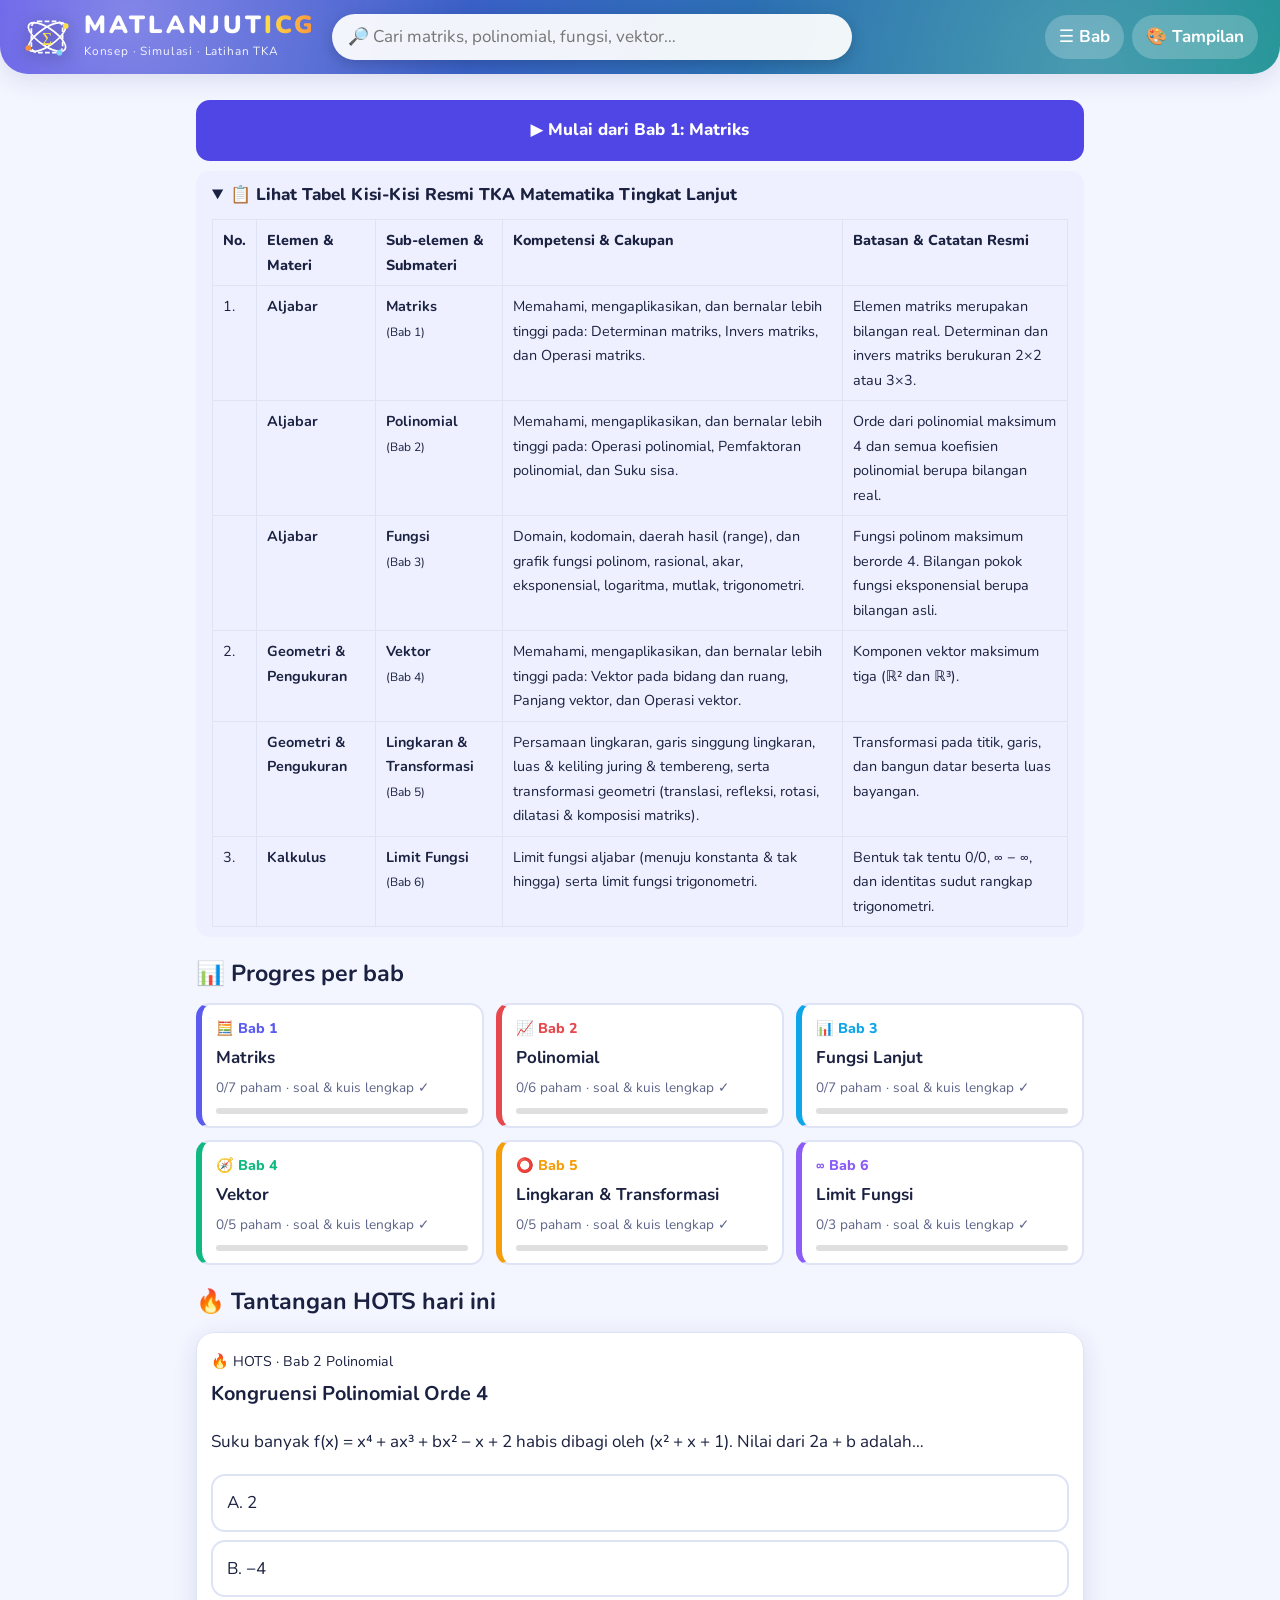
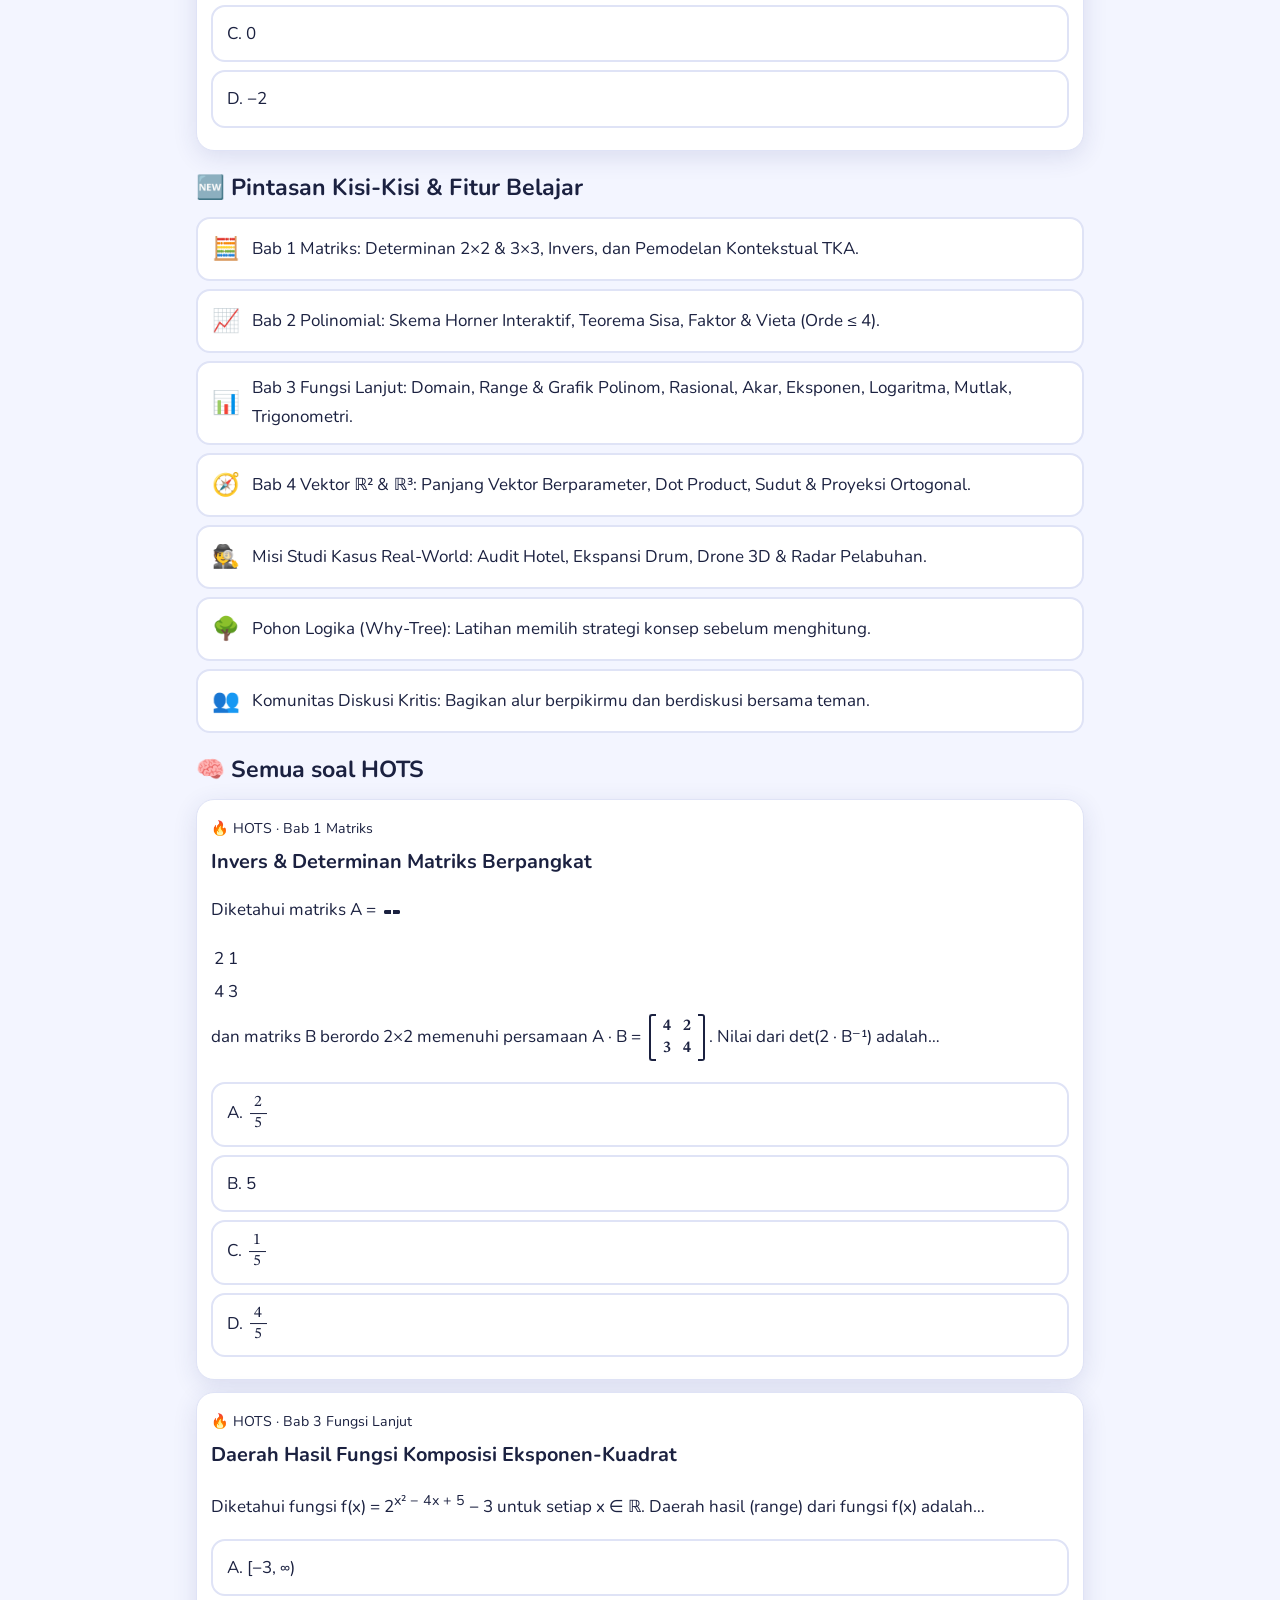
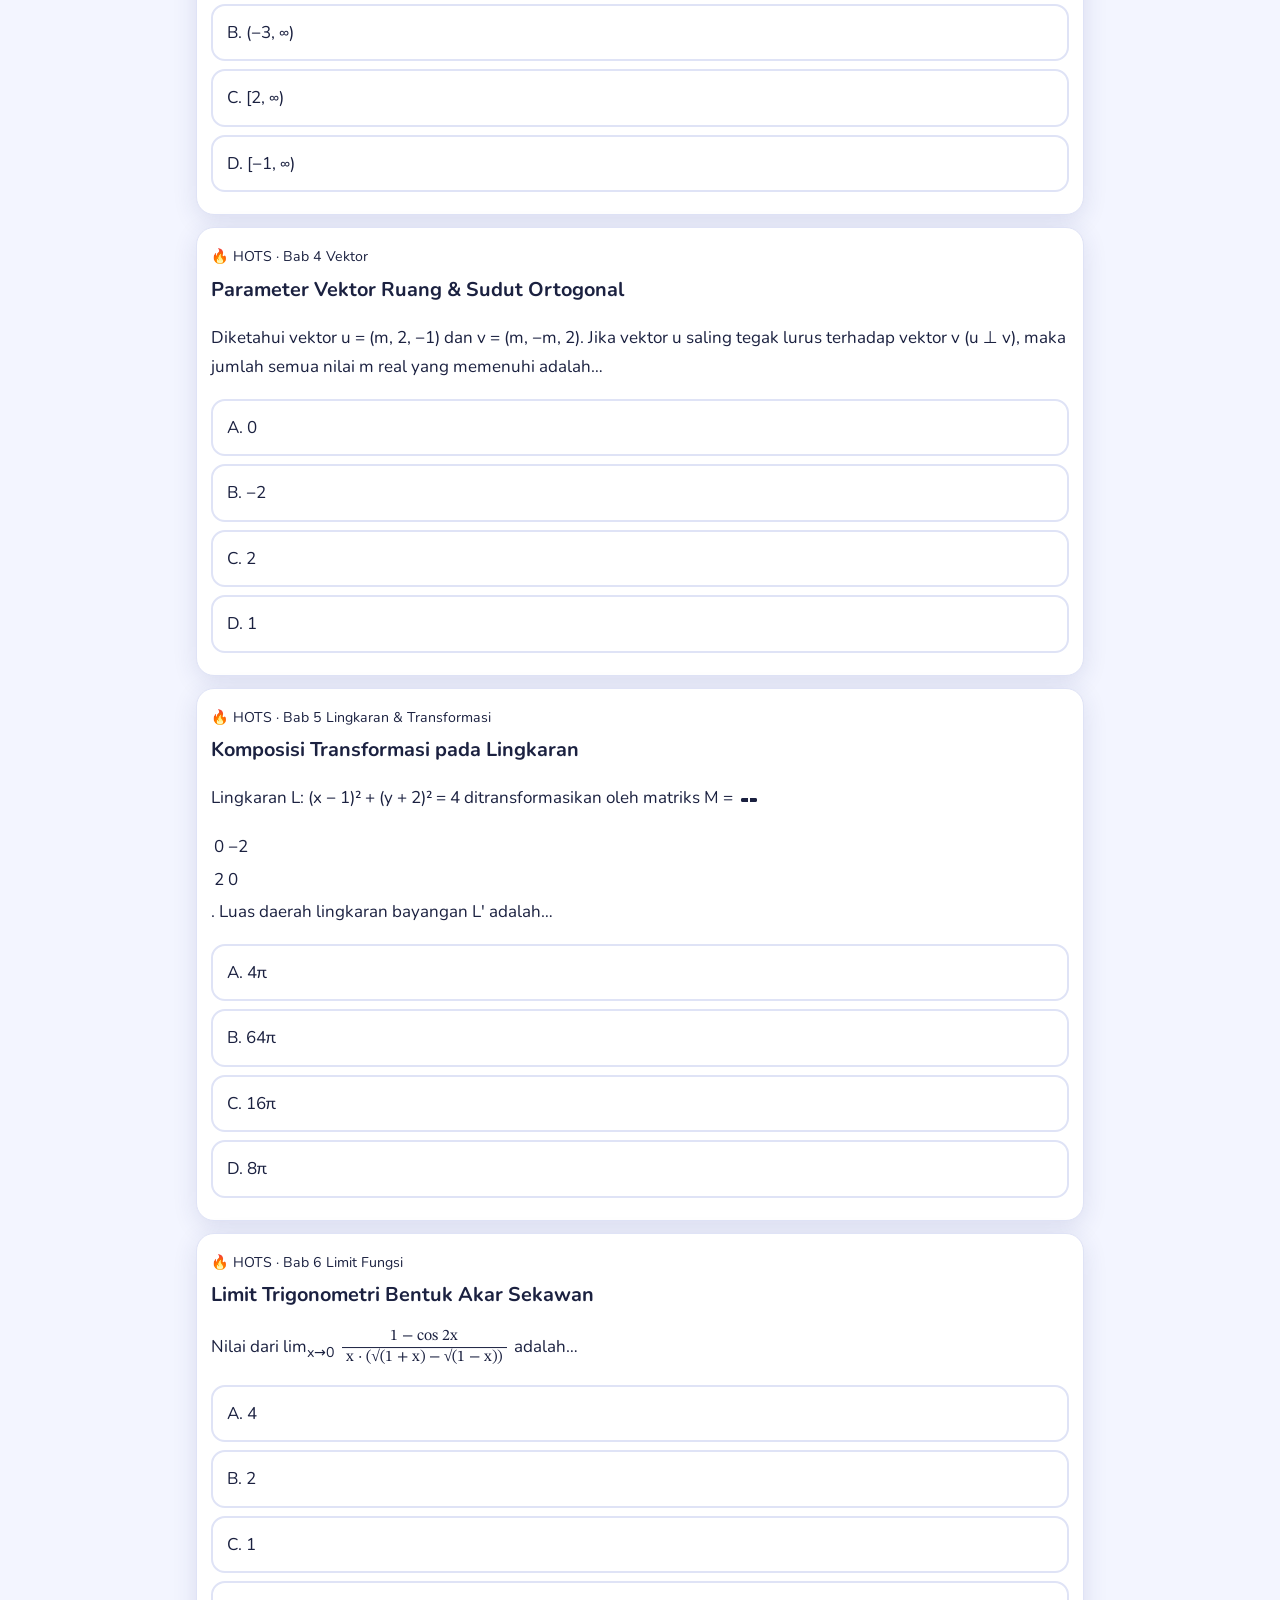
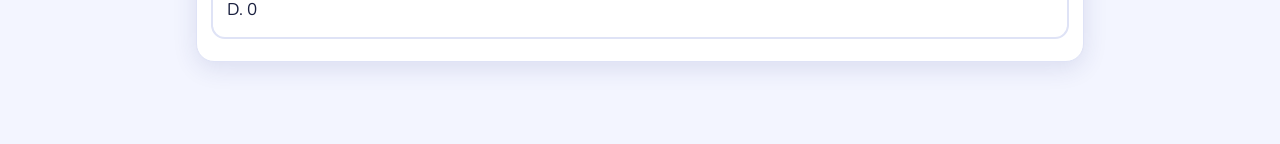
<file: apps/matlanjut.html>
<!DOCTYPE html><html lang="id"><head><meta charset="utf-8">
<meta name="viewport" content="width=device-width, initial-scale=1, viewport-fit=cover">
<link rel="preconnect" href="https://fonts.googleapis.com"><link href="https://fonts.googleapis.com/css2?family=Nunito:wght@400;600;800&family=STIX+Two+Text:ital,wght@0,500;0,700;1,500&display=swap" rel="stylesheet">
<script>/*tka-balance-v1*/
function __tkaBalance(htKey){
 var h=function(s){var x=2166136261;s=String(s);for(var i=0;i<s.length;i++){x^=s.charCodeAt(i);x=Math.imul(x,16777619)}return x>>>0};
 var rng=function(a){return function(){a|=0;a=a+0x6D2B79F5|0;var t=Math.imul(a^a>>>15,1|a);t=t+Math.imul(t^t>>>7,61|t)^t;return((t^t>>>14)>>>0)/4294967296}};
 var perm=function(n,seed){var r=rng(seed),p=[];for(var i=0;i<n;i++)p.push(i);for(var i=n-1;i>0;i--){var j=Math.floor(r()*(i+1)),t=p[i];p[i]=p[j];p[j]=t}return p};
 try{Object.keys(EX).forEach(function(k){(EX[k].z||[]).forEach(function(q){var p=perm(q[1].length,h(q[0]));q[1]=p.map(function(i){return q[1][i]});q[2]=p.indexOf(q[2])})})}catch(e){}
 try{var mig=false;try{mig=localStorage.getItem(htKey+'_v2')!=='1'}catch(e){}
  HT.forEach(function(t){var p=perm(t.o.length,h(t.q));t.o=p.map(function(i){return t.o[i]});t.a=p.indexOf(t.a);
   if(mig&&HTD&&HTD[t.id]&&HTD[t.id].k!=null)HTD[t.id].k=p.indexOf(HTD[t.id].k)});
  if(mig){try{localStorage.setItem(htKey,JSON.stringify(HTD));localStorage.setItem(htKey+'_v2','1')}catch(e){}}
 }catch(e){}
}
</script>
<title>MATLANJUTICG – Belajar Matematika Tingkat Lanjut TKA Interaktif</title>
<style>
:root{--bg:#f3f5ff;--card:#fff;--tx:#1b2140;--mu:#5d6488;--bd:#dfe3f6;--fb:#eef0ff;--g1:#4f46e5;--g2:#0d9488;--sh:0 6px 24px rgba(40,50,120,.12);box-sizing:border-box;padding-top:env(safe-area-inset-top,0px);padding-bottom:env(safe-area-inset-bottom,0px)}
@media(prefers-color-scheme:dark){:root:not([data-theme="light"]){--bg:#0e1121;--card:#191d37;--tx:#eef0ff;--mu:#a6acd0;--bd:#2a3058;--fb:#232950;--g1:#4338ca;--g2:#0f766e;--sh:0 6px 24px rgba(0,0,0,.4)}}
:root[data-theme="dark"]{--bg:#0e1121;--card:#191d37;--tx:#eef0ff;--mu:#a6acd0;--bd:#2a3058;--fb:#232950;--g1:#4338ca;--g2:#0f766e;--sh:0 6px 24px rgba(0,0,0,.4)}
:root[data-skin=terang]{--bg:#f3f5ff;--card:#fff;--tx:#1b2140;--mu:#5d6488;--bd:#dfe3f6;--fb:#eef0ff;--g1:#4f46e5;--g2:#0d9488;--sh:0 6px 24px rgba(40,50,120,.12)}
:root[data-skin=gelap]{--bg:#0e1121;--card:#191d37;--tx:#eef0ff;--mu:#a6acd0;--bd:#2a3058;--fb:#232950;--g1:#4338ca;--g2:#0f766e;--sh:0 6px 24px rgba(0,0,0,.4)}
:root[data-skin=laut]{--bg:#e4f6fa;--card:#fff;--tx:#0b2f3a;--mu:#47707c;--bd:#bfe3ec;--fb:#d6f0f6;--g1:#0891b2;--g2:#2563eb;--sh:0 6px 24px rgba(8,100,140,.14)}
:root[data-skin=hutan]{--bg:#edf6ec;--card:#fbfffa;--tx:#16301c;--mu:#4d6f55;--bd:#cde3cf;--fb:#e0efe1;--g1:#15803d;--g2:#65a30d;--sh:0 6px 24px rgba(30,90,40,.14)}
:root[data-skin=senja]{--bg:#fff3e8;--card:#fffaf5;--tx:#3a1f14;--mu:#8a5a44;--bd:#f3d3bb;--fb:#fde5d1;--g1:#ea580c;--g2:#db2777;--sh:0 6px 24px rgba(160,70,20,.15)}
:root[data-skin=neon]{--bg:#0a0615;--card:#150d2b;--tx:#f3eaff;--mu:#b69be6;--bd:#3a2670;--fb:#1e1240;--g1:#7c3aed;--g2:#06b6d4;--sh:0 0 28px rgba(124,58,237,.35)}
:root[data-skin=neon] .card,:root[data-skin=neon] .fm,:root[data-skin=neon] .ch{box-shadow:0 0 0 1px var(--bd),0 0 16px rgba(168,85,247,.2)}
html{scroll-padding-top:calc(env(safe-area-inset-top,0px) + 70px)}*{box-sizing:border-box}
body{margin:0;background:var(--bg);color:var(--tx);font:17px/1.7 "Nunito",system-ui,-apple-system,"Segoe UI",sans-serif;transition:background .3s,color .3s}
.top{position:sticky;top:env(safe-area-inset-top,0px);z-index:30;display:flex;gap:12px;align-items:center;padding:10px 16px;background:linear-gradient(100deg,var(--g1),var(--g2));color:#fff;box-shadow:var(--sh)}
.brand{font-size:1.15rem;white-space:nowrap}
#q{flex:1;min-width:0;padding:9px 16px;border-radius:999px;border:0;font:inherit;background:rgba(255,255,255,.93);color:#1b2140}
.thw{position:relative}.thw>button{border:0;border-radius:999px;padding:8px 14px;font:inherit;font-weight:700;cursor:pointer;background:rgba(255,255,255,.22);color:#fff;white-space:nowrap}
#thp{display:none;position:absolute;right:0;top:46px;background:var(--card);color:var(--tx);border:1px solid var(--bd);border-radius:16px;padding:8px;box-shadow:var(--sh);width:190px}#thp.open{display:grid;gap:3px}
#thp button{display:flex;gap:10px;align-items:center;border:0;background:transparent;color:inherit;font:inherit;padding:8px 10px;border-radius:10px;cursor:pointer;text-align:left}#thp button:hover,#thp button.on{background:var(--fb);font-weight:800}
.app{display:grid;grid-template-columns:270px minmax(0,1fr);max-width:1300px;margin:auto}
#side{position:sticky;top:calc(env(safe-area-inset-top,0px) + 58px);align-self:start;max-height:calc(100vh - 70px);overflow:auto;padding:16px 8px 16px 14px;display:grid;gap:10px}
.ch{position:relative;display:flex;gap:10px;align-items:center;text-align:left;border:2px solid var(--bd);background:var(--card);color:var(--tx);border-radius:16px;padding:10px 12px 14px;font:inherit;cursor:pointer;transition:.2s;overflow:hidden}
.ch:hover{transform:translateX(4px);border-color:var(--c)}.ch.on{background:linear-gradient(135deg,var(--c),color-mix(in srgb,var(--c) 60%,#000));color:#fff;border-color:var(--c);box-shadow:var(--sh)}
.ch .em{font-size:1.6rem}.ch .tx{display:grid;line-height:1.25}.ch small{opacity:.75;font-size:.76rem}.ch .bar{position:absolute;left:0;right:0;bottom:0;height:5px;background:rgba(128,128,128,.2)}.ch .bar u{display:block;height:100%;background:var(--c);transition:width .4s}.ch.on .bar u{background:#fff}
main{padding:16px 16px 70px 8px;min-width:0}
@media(max-width:860px){.app{grid-template-columns:1fr}#side{position:sticky;top:calc(env(safe-area-inset-top,0px) + 56px);z-index:20;display:flex;overflow-x:auto;max-height:none;padding:8px 12px;background:var(--bg)}.ch{min-width:158px;flex:none;padding:8px 10px 12px}.ch small{display:none}main{padding:8px 12px 60px}.brand span{display:none}.hero{padding:16px!important}.hemo{font-size:2.4rem!important}.hero h1{font-size:1.4rem!important}}
.hero{display:flex;gap:18px;align-items:center;padding:22px 26px;border-radius:24px;color:#fff;background:linear-gradient(120deg,var(--c),color-mix(in srgb,var(--c) 45%,#000),var(--c));background-size:200% 100%;animation:sh 10s linear infinite;box-shadow:var(--sh)}
@keyframes sh{to{background-position:200% 0}}.hemo{font-size:3.6rem;animation:fl 3s ease-in-out infinite}@keyframes fl{50%{transform:translateY(-8px) rotate(6deg)}}
.hero h1{margin:0;font-size:1.9rem;line-height:1.2}.hero p{margin:4px 0 0;opacity:.93}.hero small{opacity:.8;letter-spacing:.1em;font-weight:800}
.snav{display:flex;gap:8px;overflow-x:auto;padding:14px 2px 8px}
.sn{flex:none;display:flex;gap:8px;align-items:center;border:2px solid var(--bd);background:var(--card);color:var(--tx);border-radius:14px;padding:7px 12px;font:inherit;cursor:pointer;max-width:250px;transition:.2s}.sn b{color:var(--c)}.sn span{white-space:nowrap;overflow:hidden;text-overflow:ellipsis;font-size:.88rem}.sn:hover{transform:translateY(-2px)}.sn.on{background:var(--c);border-color:var(--c);color:#fff}.sn.on b,.sn.on em{color:#fff}.sn em{font-style:normal;color:#10b981}
.sbx{margin-top:10px}.fade{animation:fd .45s ease}@keyframes fd{from{opacity:0;transform:translateY(14px)}}
.st{display:flex;gap:12px;align-items:center;margin:10px 0 14px;font-size:1.45rem;line-height:1.3}.st i{font-style:normal;font-size:1rem;background:var(--c);color:#fff;border-radius:12px;padding:2px 12px;white-space:nowrap}
.sbg{display:grid;grid-template-columns:minmax(0,1fr) minmax(0,1.05fr);gap:18px;align-items:start}@media(max-width:860px){.sbg{grid-template-columns:1fr}}
.rc{display:grid;gap:14px}
.cb{padding:12px 16px;border-radius:14px;margin:0 0 12px;background:var(--fb);line-height:1.8}.cb>b{display:block;margin-bottom:3px;font-size:.95rem}
.cb.k{border-left:5px solid #5b5bf0}.cb.j{border-left:5px solid #e5484d;background:color-mix(in srgb,#e5484d 10%,var(--card))}.cb.l{border-left:5px solid #10b981;background:color-mix(in srgb,#10b981 10%,var(--card))}.cb.p{border-left:5px solid #f59e0b;background:color-mix(in srgb,#f59e0b 11%,var(--card))}
.done{width:100%;border:2px dashed var(--c);background:transparent;color:var(--tx);border-radius:14px;padding:10px;font:inherit;font-weight:800;cursor:pointer}.done.y{background:var(--c);color:#fff;border-style:solid}
.card{background:var(--card);border:1px solid var(--bd);border-radius:18px;padding:14px;box-shadow:var(--sh)}.vzh>b{display:block;margin-bottom:6px}
canvas{width:100%;height:300px;display:block;background:var(--fb);border-radius:12px}
.sl{display:grid;gap:2px;margin:8px 0 0;font-size:.9rem}.sl input{width:100%;accent-color:var(--c)}
.info{margin:10px 0 0;padding:10px 12px;border-radius:12px;background:var(--fb);font-weight:700;font-size:.92rem;line-height:1.5}
.fh{font-weight:800;margin:22px 0 10px;font-size:1.1rem}.fg{display:grid;grid-template-columns:repeat(auto-fill,minmax(270px,1fr));gap:12px}
.fm{padding:14px 16px;border-radius:16px;background:linear-gradient(135deg,color-mix(in srgb,var(--c) 15%,var(--card)),var(--card));border:1px solid color-mix(in srgb,var(--c) 45%,var(--bd));transition:.2s}.fm:hover{transform:translateY(-3px);box-shadow:var(--sh)}
.mf{display:block;font:600 1.4rem/1.5 "STIX Two Text","Cambria Math","Times New Roman",serif;overflow-wrap:anywhere}.fm small{display:block;color:var(--mu);margin-top:4px;font-size:.86rem;line-height:1.4}
.pn{display:flex;justify-content:space-between;gap:10px;margin-top:26px}.pn button{border:2px solid var(--bd);background:var(--card);color:var(--tx);border-radius:14px;padding:10px 16px;font:inherit;font-weight:700;cursor:pointer;max-width:48%;transition:.2s}.pn button:hover{border-color:var(--c);transform:translateY(-2px)}.pn .nx{background:var(--c);color:#fff;border-color:var(--c)}
.rg{display:grid;grid-template-columns:repeat(auto-fill,minmax(250px,1fr));gap:12px}.rc2{display:grid;gap:3px;text-align:left;border:2px solid var(--bd);border-left:6px solid var(--c);background:var(--card);color:var(--tx);border-radius:14px;padding:12px 14px;font:inherit;cursor:pointer;transition:.2s}.rc2:hover{transform:translateY(-3px);box-shadow:var(--sh)}.rc2 small{color:var(--c);font-weight:800}.rc2 span{color:var(--mu);font-size:.85rem;font-family:"STIX Two Text",serif}
.sdv{margin:10px 4px 0;font-size:.75rem;letter-spacing:.1em;text-transform:uppercase;color:var(--mu);font-weight:800;align-self:center;white-space:nowrap}
.mt{display:flex;gap:8px;overflow-x:auto;margin-bottom:14px;padding:4px;background:var(--fb);border-radius:16px}.mb{flex:1 0 auto;border:0;background:transparent;color:var(--tx);border-radius:12px;padding:9px 14px;font:inherit;font-weight:700;cursor:pointer;white-space:nowrap;transition:.2s}.mb.on{background:var(--c);color:#fff;box-shadow:var(--sh)}
.pane{display:none}.pane.on{display:block;animation:fd .35s ease}
.qo{display:block;width:100%;text-align:left;margin:8px 0;padding:11px 14px;border-radius:14px;border:2px solid var(--bd);background:var(--card);color:var(--tx);font:inherit;cursor:pointer;transition:.2s}.qo:hover:not(:disabled){border-color:var(--c);transform:translateX(4px)}.qo.ok{border-color:#10b981;background:color-mix(in srgb,#10b981 16%,var(--card))}.qo.no{border-color:#e5484d;background:color-mix(in srgb,#e5484d 14%,var(--card))}
.ex2{margin:6px 0 14px;padding:0 4px}.dt{background:var(--fb);border-radius:14px;padding:10px 16px;margin:10px 0}.dt summary{cursor:pointer;font-weight:800}.dt li{margin:6px 0}
.path{margin:10px 0}.pn2{padding:6px 10px;border-left:3px solid var(--c,#8b5cf6);margin-bottom:4px;background:var(--fb);border-radius:8px}.pn2 small{display:block;color:var(--mu)}
.frm{display:flex;gap:8px;flex-wrap:wrap;margin:8px 0}.frm select,.frm input,#fx,#ff{font:inherit;padding:8px 10px;border-radius:10px;border:2px solid var(--bd);background:var(--card);color:var(--tx);min-width:0}.frm input{flex:1}.frm button{border:2px solid var(--bd);background:var(--card);color:var(--tx);border-radius:10px;padding:8px 12px;font:inherit;cursor:pointer}#fx{width:100%;margin:8px 0}.rp{margin:8px 0 8px 14px;padding:8px 12px;border-left:3px solid var(--g2);background:var(--fb);border-radius:8px}.rp small{color:var(--mu);font-weight:800}
.crumb{display:none;align-items:center;gap:12px;flex-wrap:wrap;margin-bottom:8px}.fokus .crumb{display:flex}.cm{border:0;background:var(--c);color:#fff;border-radius:999px;padding:9px 18px;font:inherit;font-weight:800;cursor:pointer;box-shadow:var(--sh);transition:.2s}.cm:hover{transform:translateY(-2px)}.cs{color:var(--mu);font-weight:800}
.fokus #side,.fokus .hero,.fokus .snav{display:none!important}.fokus .app{grid-template-columns:1fr;max-width:920px}.fokus main{padding:12px 16px 70px}
.ov{display:none;position:fixed;inset:0;z-index:60;background:rgba(10,12,30,.55);backdrop-filter:blur(4px);padding:12px;overflow:auto}.ov.open{display:grid;place-items:center}
.sheet{width:min(860px,100%);background:var(--card);color:var(--tx);border-radius:24px;padding:18px;box-shadow:0 20px 60px rgba(0,0,0,.4);animation:fd .25s ease}
.sh{display:flex;justify-content:space-between;align-items:center;margin-bottom:12px}.sh button{border:0;background:var(--fb);color:var(--tx);border-radius:50%;width:36px;height:36px;font-size:1rem;cursor:pointer}
.mg{display:grid;grid-template-columns:repeat(auto-fit,minmax(118px,1fr));gap:10px}
.mc{position:relative;display:grid;justify-items:start;text-align:left;border:2px solid var(--bd);background:var(--bg);color:var(--tx);border-radius:16px;padding:10px 12px 14px;font:inherit;cursor:pointer;overflow:hidden;transition:.2s}.mc span{font-size:1.5rem}.mc small{color:var(--mu);font-size:.8rem;line-height:1.2}.mc.on{background:var(--c);color:#fff;border-color:var(--c)}.mc.on small{color:#fffc}.mc i{position:absolute;left:0;right:0;bottom:0;height:4px;background:rgba(128,128,128,.25)}.mc u{display:block;height:100%;background:var(--c)}.mc.on u{background:#fff}
.ml{display:grid;grid-template-columns:repeat(auto-fit,minmax(240px,1fr));gap:8px;margin:14px 0}.mi{text-align:left;border:2px solid var(--bd);background:var(--card);color:var(--tx);border-radius:12px;padding:9px 12px;font:inherit;cursor:pointer;transition:.2s}.mi b{color:var(--c);margin-right:8px}.mi:hover,.mi.on{border-color:var(--c);transform:translateY(-2px)}.mi.on{background:color-mix(in srgb,var(--c) 14%,var(--card))}
.mf2{display:flex;gap:8px;flex-wrap:wrap}.mf2 button{border:2px dashed var(--bd);background:transparent;color:var(--tx);border-radius:12px;padding:8px 14px;font:inherit;cursor:pointer}
.mnb{border:0;border-radius:999px;padding:8px 14px;font:inherit;font-weight:700;cursor:pointer;background:rgba(255,255,255,.22);color:#fff;white-space:nowrap}
.pt{font-size:.72rem;letter-spacing:.08em;text-transform:uppercase;color:var(--mu);font-weight:800;margin:10px 8px 2px}.fsr{display:flex;gap:4px;padding:0 4px}.fsr button{flex:1;justify-content:center}#thp{width:240px}
.top{display:grid!important;grid-template-columns:auto 1fr auto;grid-template-areas:"b s a";gap:16px;align-items:center;padding:12px 22px;border-radius:0 0 28px 28px;background:linear-gradient(110deg,var(--g1),var(--g2),var(--g1));background-size:220% 100%;animation:sh 14s linear infinite;box-shadow:var(--sh)}
.top::before{content:"";position:absolute;inset:0;border-radius:inherit;background:radial-gradient(circle at 10% 20%,rgba(255,255,255,.32),transparent 30%),radial-gradient(circle at 85% 95%,rgba(255,255,255,.2),transparent 32%);pointer-events:none}
.brand{grid-area:b;display:flex;gap:12px;align-items:center;position:relative}.atom{width:50px;height:50px;filter:drop-shadow(0 3px 8px rgba(0,0,0,.35))}.orb{transform-origin:32px 32px;animation:spin 12s linear infinite}@keyframes spin{to{transform:rotate(360deg)}}
.bt b{display:block;font-size:1.55rem;letter-spacing:.12em;font-weight:900;line-height:1}.bt b span{background:linear-gradient(90deg,#fde047,#fb923c);-webkit-background-clip:text;background-clip:text;color:transparent}.bt small{display:block;opacity:.92;font-size:.74rem;letter-spacing:.07em;margin-top:3px}
.sb2{grid-area:s;position:relative;max-width:520px}.sb2 #q{width:100%;box-shadow:0 4px 14px rgba(0,0,0,.18)}.act{grid-area:a;display:flex;gap:8px;position:relative;align-items:center}
#side{top:calc(env(safe-area-inset-top,0px) + 88px)!important;max-height:calc(100vh - 100px)!important}
@media(max-width:860px){.top{position:relative!important;grid-template-columns:1fr auto;grid-template-areas:"b a" "s s";gap:10px;padding:12px 14px;border-radius:0 0 24px 24px}.bt small{display:none}.bt b{font-size:1.2rem}.atom{width:40px;height:40px}.sb2{max-width:none}#side{top:env(safe-area-inset-top,0px)!important;max-height:none!important}}
.sec{margin:26px 0 8px}.sh2{display:flex;align-items:center;gap:8px;margin:0 0 14px;padding:9px 16px;border-radius:14px;background:linear-gradient(90deg,color-mix(in srgb,var(--c) 24%,var(--card)),transparent);border-left:6px solid var(--c);font-size:1.12rem}
.mf{font:500 1.45rem/1.55 "STIX Two Text","Cambria Math","Times New Roman",serif}.mf i{font-style:italic}.mf sub,.mf sup{font-size:.6em;line-height:0}.fm small{margin-top:6px;font-size:.84rem}
.hm{gap:22px}.ringw{flex:none}.chips2{display:flex;flex-wrap:wrap;gap:8px;margin-top:10px}.chips2 span{background:rgba(255,255,255,.2);padding:4px 12px;border-radius:999px;font-size:.85rem;font-weight:700}
.done.big{margin-top:14px;padding:14px;font-size:1.05rem}.pbar{display:block;height:6px;background:rgba(128,128,128,.25);border-radius:6px;overflow:hidden;margin-top:6px}.pbar u{display:block;height:100%;background:var(--c)}
.hot{margin:12px 0}.hot h3{margin:2px 0 6px}.feed{display:grid;gap:8px}.fi{display:flex;gap:12px;align-items:center;text-align:left;border:2px solid var(--bd);background:var(--card);color:var(--tx);border-radius:14px;padding:11px 14px;font:inherit;cursor:pointer;transition:.2s}.fi:hover{transform:translateX(4px);border-color:var(--g1)}.fi span{font-size:1.4rem}
.ktbl{width:100%;border-collapse:collapse;font-size:.9rem;margin-top:10px}.ktbl th,.ktbl td{border:1px solid var(--bd);padding:8px 10px;text-align:left;vertical-align:top}.ktbl th{background:var(--fb);font-weight:800}
.fr{display:inline-flex;flex-direction:column;align-items:center;vertical-align:middle;margin:0 .18em;font-family:"STIX Two Text","Cambria Math","Times New Roman",serif;line-height:1.1;font-size:.93em;transform:translateY(-.06em)}
.fr>.nu{border-bottom:1.5px solid currentColor;padding:0 .28em .09em;width:100%;text-align:center;white-space:nowrap}
.fr>.de{padding:.09em .28em 0;width:100%;text-align:center;white-space:nowrap}
.mf .fr{font-size:.88em}
.cb{line-height:1.95}.dt li{margin:10px 0;line-height:2.05}.qo{line-height:1.85}
.mtx{position:relative;display:inline-flex;align-items:center;vertical-align:middle;margin:3px .24em;padding:2px 8px;font-family:"STIX Two Text","Cambria Math","Times New Roman",serif;line-height:1.15;font-size:.95em}
.mtx::before,.mtx::after{content:"";position:absolute;top:1px;bottom:1px;width:5px;border:2px solid currentColor}
.mtx::before{left:0;border-right:0;border-radius:3px 0 0 3px}
.mtx::after{right:0;border-left:0;border-radius:0 3px 3px 0}
.mtx table{border-collapse:collapse;margin:0}
.mtx td{padding:2px 6px;text-align:center;white-space:nowrap;font-weight:600}
canvas{height:315px!important}
</style><style>/*tka-fix-cb*/.cb>b:not(:first-child){display:inline;margin:0;font-size:inherit}</style>
</head><body>
<header class="top"><div class="brand" onclick="home()" style="cursor:pointer"><svg class="atom" viewBox="0 0 64 64" aria-hidden="true"><g class="orb" fill="none" stroke="#fff" stroke-width="2.2"><rect x="12" y="12" width="40" height="40" rx="8" stroke-dasharray="6 3"/><ellipse cx="32" cy="32" rx="28" ry="11" transform="rotate(35 32 32)"/><ellipse cx="32" cy="32" rx="28" ry="11" transform="rotate(-35 32 32)"/><circle cx="56" cy="18" r="3.6" fill="#fde047" stroke="none"/><circle cx="8" cy="46" r="3.6" fill="#fb923c" stroke="none"/><circle cx="48" cy="52" r="3.6" fill="#7dd3fc" stroke="none"/></g><text x="32" y="38" text-anchor="middle" font-size="18" font-family="STIX Two Text,serif" font-weight="700" fill="#fde047">∑</text></svg><div class="bt"><b>MATLANJUT<span>ICG</span></b><small>Konsep · Simulasi · Latihan TKA</small></div></div><div class="sb2"><input id="q" placeholder="🔎 Cari matriks, polinomial, fungsi, vektor…"></div><div class="act"><button class="mnb" onclick="openMenu()">☰ Bab</button><div class="thw"><button id="thb">🎨 Tampilan</button><div id="thp"></div></div></div></header>
<div class="app"><aside id="side"></aside><main id="m"></main></div>
<div id="menu" class="ov"></div>
<script>
const CH=[
{n:"Matriks",e:"🧮",c:"#5b5bf0",z:"",i:"Elemen 1 Aljabar — Operasi matriks, determinan, dan invers matriks berordo 2×2 atau 3×3 dengan elemen bilangan real.",S:[
["1.1 Ordo, Transpose & Kesamaan Matriks","<b>Konsep:</b> Matriks adalah susunan bilangan real dalam baris (mendatar) dan kolom (menurun). Ordo m×n menyatakan m baris dan n kolom. <b>Transpose</b> A^T diperoleh dengan menukar baris menjadi kolom (elemen a_(ij) berpindah ke a_(ji)). Dua matriks dikatakan <b>sama</b> (A = B) jika dan hanya jika ordonya sama dan setiap elemen seletak bernilai sama. <b>Langkah soal:</b> pada soal kesamaan matriks yang memuat variabel x dan y, pilih elemen seletak paling sederhana lebih dahulu untuk membentuk persamaan linear. <b>Jebakan:</b> menukar indeks baris dan kolom: a_(23) adalah baris ke-2 kolom ke-3, bukan sebaliknya. Matriks simetris memiliki A^T = A.","Ordo: A_(m×n) — m baris dan n kolom ; Transpose: (A^T)_(ij) = A_(ji) — baris jadi kolom ; (A^T)^T = A — sifat transpose ganda ; (A + B)^T = A^T + B^T — transpose penjumlahan ; (AB)^T = B^T A^T — urutan terbalik saat transpose hasil kali ; A = B ⇔ a_(ij) = b_(ij) — syarat kesamaan matriks",["mat_ordo","mat_sim"]],
["1.2 Penjumlahan, Pengurangan & Perkalian Skalar","<b>Konsep:</b> Penjumlahan dan pengurangan dua matriks hanya terdefinisi bila kedua matriks memiliki <b>ordo yang persis sama</b>, dilakukan dengan menjumlahkan atau mengurangkan elemen-elemen seletak. Perkalian matriks dengan skalar real k mengalikan <i>setiap</i> elemen di dalam matriks dengan k. <b>Langkah soal:</b> untuk persamaan kA − B = C, selesaikan per elemen seletak seperti persamaan aljabar biasa. <b>Jebakan:</b> saat menghitung det(kA), banyak siswa menulis k·det(A); padahal karena semua baris dikalikan k, berlaku det(kA) = k^n·det(A) dengan n ordo matriks!","(A ± B)_(ij) = a_(ij) ± b_(ij) — syarat: ordo A dan B sama ; (kA)_(ij) = k · a_(ij) — k dikalikan ke seluruh elemen ; k(A + B) = kA + kB — sifat distributif skalar ; det(kA) = k^2 det(A) — untuk matriks 2×2 ; det(kA) = k^3 det(A) — untuk matriks 3×3",["mat_add"]],
["1.3 Perkalian Dua Matriks & Pemodelan TKA","<b>Konsep:</b> Matriks A_(m×p) dapat dikalikan dengan B_(p×n) jika dan hanya jika <b>banyak kolom A sama dengan banyak baris B</b>, menghasilkan matriks C_(m×n). Elemen c_(ij) adalah hasil kali titik baris ke-i matriks A dengan kolom ke-j matriks B. <b>Poin TKA:</b> soal cerita TKA sering memodelkan tabel kapasitas kamar atau pesanan (baris = cabang atau produk, kolom = tipe atau bahan) dikalikan matriks kolom harga atau upah. <b>Jebakan:</b> perkalian matriks <b>tidak komutatif</b> (AB ≠ BA pada umumnya), sehingga (A + B)² = A² + AB + BA + B², bukan A² + 2AB + B².","Syarat: A_(m×p) · B_(p×n) = C_(m×n) — kolom A = baris B ; c_(ij) = Σ a_(ik) b_(kj) — baris i kali kolom j ; AB ≠ BA — tidak komutatif ; A(BC) = (AB)C — asosiatif ; AI = IA = A — I matriks identitas",["mat_mul","mat_konteks"]],
["1.4 Determinan Matriks 2×2 & Sifat Determinan","<b>Konsep:</b> Untuk matriks 2×2 A = [a, b ; c, d], determinan adalah selisih hasil kali diagonal utama dengan diagonal samping: det(A) = ad − bc. Secara geometris, |det(A)| menyatakan faktor perbesaran luas bangun datar yang ditransformasikan oleh matriks A. <b>Langkah soal:</b> jika ditanya determinan dari hasil kali atau pangkat matriks seperti det(A³B⁻¹), jangan kalikan matriksnya! Gunakan sifat determinan: det(AB) = det(A)·det(B) dan det(A⁻¹) = @frac{1}{det(A)}. <b>Jebakan:</b> det(A + B) ≠ det(A) + det(B); untuk penjumlahan, matriks harus dijumlahkan dahulu baru dihitung determinannya.","det(A) = |A| = ad − bc — determinan 2×2 ; |AB| = |A| · |B| — determinan hasil kali ; |A^n| = |A|^n — determinan pangkat ; |A^(−1)| = @frac{1}{|A|} — determinan invers ; |A^T| = |A| — determinan transpose tetap ; |kA| = k^n |A| — k skalar, n ordo matriks",["det2","det_sifat"]],
["1.5 Determinan Matriks 3×3 (Sarrus & Kofaktor)","<b>Konsep:</b> Sesuai kisi-kisi TKA, determinan diuji hingga ordo 3×3. Dengan <b>kaidah Sarrus</b>, salin 2 kolom pertama ke sebelah kanan matriks, lalu jumlahkan 3 hasil kali diagonal kanan-bawah dan kurangi dengan 3 hasil kali diagonal kiri-bawah. Alternatifnya adalah <b>ekspansi kofaktor</b> sepanjang baris atau kolom yang paling banyak memuat angka nol. <b>Langkah soal:</b> jika matriks berbentuk segitiga atas, segitiga bawah, atau diagonal, determinannya cukup hasil kali elemen diagonal utama! <b>Jebakan:</b> tanda kofaktor C_(ij) = (−1)^(i+j) M_(ij) berselang-seling (baris 1: + − +, baris 2: − + −, baris 3: + − +); lupa tanda minus pada elemen baris 1 kolom 2 adalah kesalahan paling sering.","Sarrus: |A| = (aei + bfg + cdh) − (ceg + afh + bdi) — matriks 3×3 ; Kofaktor: C_(ij) = (−1)^(i+j) M_(ij) — M_(ij) determinan submatriks 2×2 ; |A| = a_(11)C_(11) + a_(12)C_(12) + a_(13)C_(13) — ekspansi baris ke-1 ; Segitiga atau diagonal: |A| = a_(11) · a_(22) · a_(33) — hasil kali diagonal utama",["det3"]],
["1.6 Invers Matriks 2×2 & Matriks Singular","<b>Konsep:</b> Invers matriks A (ditulis A⁻¹) memenuhi AA⁻¹ = A⁻¹A = I. Untuk ordo 2×2, tukar posisi elemen diagonal utama (a dan d), beri tanda negatif pada diagonal samping (−b dan −c), lalu bagi dengan determinan ad − bc. Matriks yang tidak memiliki invers disebut <b>matriks singular</b>, terjadi tepat ketika det(A) = 0. <b>Poin TKA:</b> invers matriks diagonal [p, 0 ; 0, q] langsung diperoleh dengan membalik elemen diagonalnya: [@frac{1}{p}, 0 ; 0, @frac{1}{q}]. <b>Jebakan:</b> lupa membagi dengan determinan, atau terbalik antara menukar posisi (a, d) dan mengubah tanda (b, c).","A^(−1) = @frac{1}{ad − bc} [d, −b ; −c, a] — invers matriks 2×2 ; Singular: det(A) = ad − bc = 0 — tidak punya invers ; Diagonal: [p, 0 ; 0, q]^(−1) = [@frac{1}{p}, 0 ; 0, @frac{1}{q}] — p, q ≠ 0 ; (AB)^(−1) = B^(−1) A^(−1) — urutan berbalik ; (A^(−1))^(−1) = A — invers dari invers",["inv2","inv_graf"]],
["1.7 Invers 3×3, Persamaan AX = B & Pemodelan SPL","<b>Konsep:</b> Untuk matriks 3×3, A⁻¹ = (@frac{1}{det(A)}) · Adj(A), di mana adjoin Adj(A) adalah <i>transpose dari matriks kofaktor</i>. Dalam persamaan matriks, karena perkalian tidak komutatif, posisi pengali sangat menentukan: dari AX = B diperoleh X = A⁻¹B (kalikan A⁻¹ dari kiri), sedangkan dari XA = B diperoleh X = BA⁻¹ (kalikan A⁻¹ dari kanan). <b>Langkah soal:</b> untuk menyelesaikan SPL dua atau tiga variabel berbentuk AX = B, gunakan X = A⁻¹B atau aturan Cramer x = @frac{D_x}{D}, y = @frac{D_y}{D}. <b>Jebakan:</b> menulis X = BA⁻¹ untuk persamaan AX = B akan memberikan hasil yang salah total.","A^(−1) = (@frac{1}{|A|}) · Adj(A) — Adj(A) = C^T (transpose kofaktor) ; AX = B ⇒ X = A^(−1) B — A di kiri, A^(−1) di kiri ; XA = B ⇒ X = B A^(−1) — A di kanan, A^(−1) di kanan ; Cramer: x = @frac{D_x}{D}, y = @frac{D_y}{D} — D = det(A) ≠ 0",["inv3"]]]},
{n:"Polinomial",e:"📈",c:"#e5484d",z:"",i:"Elemen 1 Aljabar — Operasi, pemfaktoran, dan suku sisa polinomial berderajat maksimum 4 dengan koefisien real.",S:[
["2.1 Konsep, Derajat & Operasi Polinomial (Orde ≤ 4)","<b>Konsep:</b> Polinomial (suku banyak) berderajat n memiliki bentuk P(x) = a_n x^n + … + a₁x + a₀ dengan pangkat x berupa <b>bilangan cacah</b> (0, 1, 2, 3, 4) dan a_n ≠ 0. Dalam TKA, derajat polinomial dibatasi maksimum 4. Penjumlahan dan pengurangan dilakukan pada suku-suku sejenis (berpangkat sama), sedangkan perkalian menggunakan sifat distributif dan menambah derajat. <b>Langkah soal:</b> pada kesamaan dua polinomial P(x) ≡ Q(x), samakan koefisien dari pangkat x yang bersesuaian, atau substitusikan nilai x pembuat nol. <b>Jebakan:</b> bentuk yang memuat x^(−1) atau √x <i>bukan</i> polinomial karena eksponennya bukan bilangan cacah.","deg(P ± Q) ≤ max(deg P, deg Q) — derajat penjumlahan ; deg(P · Q) = deg P + deg Q — derajat hasil kali ; P(x) ≡ Q(x) ⇔ a_k = b_k — koefisien seletak sama ; P(1) = Σ a_k — jumlah seluruh koefisien ; P(0) = a_0 — suku tetap (konstanta)",["pol_op","pol_kali"]],
["2.2 Nilai Polinomial: Substitusi & Skema Horner","<b>Konsep:</b> Nilai P(k) adalah nilai suku banyak saat x = k (secara grafis merupakan ordinat titik (k, P(k))). Selain substitusi langsung, <b>skema Horner</b> menghitung P(k) secara berulang lewat operasi kali-tambah dari koefisien pangkat tertinggi ke terendah, yang sekaligus menghasilkan koefisien hasil bagi dan sisa pembagian oleh (x − k). <b>Langkah soal:</b> urutkan koefisien dari pangkat tertinggi hingga konstanta; jika ada suku yang melompat (misalnya x² tidak ada pada polinomial derajat 4), wajib tulis koefisien <b>0</b>! <b>Jebakan:</b> lupa menulis angka 0 untuk pangkat yang hilang pada baris atas tabel Horner.","Substitusi: P(k) = a_4 k^4 + a_3 k^3 + a_2 k^2 + a_1 k + a_0 — nilai fungsi di x = k ; Horner: b_n = a_n, b_(i−1) = a_(i−1) + k · b_i — langkah kali-tambah ; P(k) = b_0 — angka terakhir di pojok kanan bawah Horner",["horner","horner_graf"]],
["2.3 Pembagian Polinomial: Linear & Kuadrat","<b>Konsep:</b> Setiap pembagian polinomial memenuhi algoritma pembagian: <b>Yang Dibagi = Pembagi × Hasil Bagi + Sisa</b>, atau P(x) = B(x)·H(x) + S(x). Jika P(x) berderajat n dibagi oleh B(x) berderajat m (dengan n ≥ m), maka derajat hasil bagi H(x) adalah n − m, dan derajat sisa S(x) <b>maksimum m − 1</b>. <b>Langkah soal:</b> untuk pembagi ax + b, akar pembaginya x = −@frac{b}{a}. Jika memakai skema Horner dengan x = −@frac{b}{a}, koefisien hasil bagi yang keluar dari baris bawah Horner wajib <b>dibagi lagi dengan a</b>, sedangkan sisanya tetap! <b>Jebakan:</b> lupa membagi koefisien hasil bagi dengan a saat pembaginya berbentuk (ax + b) dengan a ≠ 1.","P(x) = B(x) · H(x) + S(x) — identitas pembagian ; deg H(x) = deg P − deg B — derajat hasil bagi ; deg S(x) ≤ deg B − 1 — derajat maksimum sisa ; Pembagi (ax + b): H(x) = @frac{H_(Horner)(x)}{a} — koefisien hasil bagi dibagi a, sisa tetap",["pol_div"]],
["2.4 Teorema Sisa (Suku Sisa Pembagian)","<b>Konsep:</b> Teorema Sisa memungkinkan kita mencari sisa pembagian tanpa membagi panjang! Jika P(x) dibagi (x − k), sisanya adalah konstanta S = P(k). Jika dibagi oleh pembagi berderajat 2 seperti (x − a)(x − b), maka sisanya berderajat paling tinggi 1, yaitu <b>S(x) = px + q</b>. Substitusikan x = a dan x = b sehingga diperoleh dua persamaan linear: P(a) = pa + q dan P(b) = pb + q. <b>Poin TKA:</b> jika pembagi kuadrat tidak mudah difaktorkan (misalnya x² + x + 1), gunakan reduksi pangkat x² ≡ −x − 1 (dan x³ ≡ 1)! <b>Jebakan:</b> menganggap sisa pembagian oleh polinomial kuadrat berupa konstanta, padahal umumnya berbentuk linear px + q.","Dibagi (x − k): S = P(k) — sisa berupa konstanta ; Dibagi (ax + b): S = P(−@frac{b}{a}) — pembuat nol pembagi ; Dibagi (x − a)(x − b): S(x) = px + q — dengan P(a) = pa + q dan P(b) = pb + q ; Rumus cepat: S(x) = @frac{(x−b)P(a) − (x−a)P(b)}{a − b} — sisa pembagi (x−a)(x−b)",["sisa","sisa_kongruen"]],
["2.5 Teorema Faktor & Pemfaktoran Orde ≤ 4","<b>Konsep:</b> Teorema Faktor adalah kasus khusus Teorema Sisa: (x − k) merupakan <b>faktor</b> dari P(x) jika dan hanya jika sisa pembagiannya nol, yakni <b>P(k) = 0</b>. Secara geometri, k adalah absis titik potong grafik y = P(x) dengan sumbu-X. Untuk mencari faktor bulat atau rasional dari P(x) = a_n x^n + … + a₀, uji faktor-faktor dari konstanta a₀ dibagi faktor a_n. <b>Langkah soal:</b> (1) cek jumlah koefisien: jika Σa_i = 0 maka x = 1 pasti akar; jika koefisien pangkat genap = pangkat ganjil maka x = −1 pasti akar; (2) reduksi derajat dengan Horner sampai tersisa kuadrat, lalu faktorkan. <b>Jebakan:</b> menulis faktor sebagai (x + k) padahal akarnya adalah x = k (seharusnya faktornya (x − k)).","(x − k) faktor P(x) ⇔ P(k) = 0 — Teorema Faktor ; Akar rasional: x = @frac{p}{q} — p faktor a_0, q faktor a_n ; Uji cepat x = 1: P(1) = a_n + … + a_0 = 0 — (x − 1) faktor ; Uji cepat x = −1: P(−1) = 0 — (x + 1) faktor",["faktor","faktor_ganda"]],
["2.6 Akar-Akar Polinomial & Teorema Vieta","<b>Konsep:</b> Tanpa mencari nilai masing-masing akar, <b>Teorema Vieta</b> menghubungkan jumlah dan hasil kali akar langsung dengan koefisien polinomial. Tanda rumusnya selalu berselang-seling: −@frac{b}{a}, +@frac{c}{a}, −@frac{d}{a}, +@frac{e}{a}. <b>Langkah soal:</b> untuk menghitung x₁² + x₂² + x₃², ubah ke bentuk simetris (x₁ + x₂ + x₃)² − 2(x₁x₂ + x₁x₃ + x₂x₃). <b>Jebakan:</b> lupa tanda minus pada rumus jumlah akar (−@frac{b}{a}) dan hasil kali tiga akar (−@frac{d}{a}), atau tidak menyamakan urutan pangkat ketika ada suku yang bernilai nol.","Derajat 3 (ax³+bx²+cx+d=0): x₁ + x₂ + x₃ = −@frac{b}{a} — jumlah satu-satu ; x₁x₂ + x₁x₃ + x₂x₃ = @frac{c}{a} — jumlah hasil kali dua-dua ; x₁ x₂ x₃ = −@frac{d}{a} — hasil kali tiga akar ; Derajat 4 (ax⁴+bx³+cx²+dx+e=0): Σx_i = −@frac{b}{a}, Σx_i x_j = @frac{c}{a}, Σx_i x_j x_k = −@frac{d}{a}, x₁x₂x₃x₄ = @frac{e}{a} ; Identitas: Σx_i² = (Σx_i)² − 2Σx_i x_j — jumlah kuadrat akar",["vieta"]]]},
{n:"Fungsi Lanjut",e:"📊",c:"#0ea5e9",z:"",i:"Elemen 1 Aljabar — Domain, kodomain, daerah hasil (range), dan grafik fungsi polinom, rasional, akar, eksponensial, logaritma, mutlak, dan trigonometri.",S:[
["3.1 Fungsi Polinom (Orde ≤ 4): Domain, Range & Grafik","<b>Konsep:</b> Setiap fungsi polinomial f(x) = a_n x^n + … + a₀ terdefinisi untuk seluruh bilangan real, sehingga <b>domain alaminya selalu D_f = ℝ</b>. Daerah hasil (range) bergantung pada apakah derajat n ganjil atau genap: untuk derajat ganjil (n = 1, 3), grafik membentang dari −∞ ke +∞ sehingga R_f = ℝ; untuk derajat genap (n = 2, 4), kedua ujung grafik mengarah ke arah yang sama sehingga range dibatasi oleh nilai ekstrem global (minimum jika a_n > 0, maksimum jika a_n < 0). <b>Poin TKA:</b> perhatikan kecekungan dan banyaknya titik potong sumbu-X (maksimum n titik). <b>Jebakan:</b> mengira fungsi kuadrat atau kuartik (derajat 4) memiliki range seluruh bilangan real ℝ.","Domain polinom: D_f = {x | x ∈ ℝ} — selalu seluruh bilangan real ; Derajat ganjil (n = 1, 3): R_f = ℝ — ujung kiri dan kanan berlawanan arah ; Derajat genap (n = 2, 4), a_n > 0: R_f = [y_min, ∞) — membuka ke atas ; Derajat genap (n = 2, 4), a_n < 0: R_f = (−∞, y_maks] — membuka ke bawah ; Titik potong sumbu-Y: (0, a_0) — substitusi x = 0",["fn_pol","fn_pol_ekstrem"]],
["3.2 Fungsi Rasional: Domain, Asimtot & Range","<b>Konsep:</b> Fungsi rasional berbentuk pecahan f(x) = @frac{P(x)}{Q(x)}. Syarat mutlak agar terdefinisi adalah <b>penyebut tidak boleh nol: Q(x) ≠ 0</b>. Pembuat nol penyebut (yang tidak habis dibagi pembilang) menjadi <b>asimtot tegak</b>. Untuk bentuk pecahan linear f(x) = @frac{ax + b}{cx + d}, asimtot tegaknya x = −@frac{d}{c} dan asimtot datarnya y = @frac{a}{c} (rasio koefisien x). <b>Langkah soal:</b> untuk mencari range dari fungsi pecahan linear, kecualikan nilai asimtot datarnya: R_f = {y ∈ ℝ | y ≠ @frac{a}{c}}. <b>Jebakan:</b> jika pembilang dan penyebut punya faktor persekutuan (x − k), maka di x = k grafik berlubang (<i>removable discontinuity</i>), bukan asimtot tegak, tetapi x = k tetap harus dikeluarkan dari domain!","f(x) = @frac{ax + b}{cx + d}: D_f = {x ∈ ℝ | x ≠ −@frac{d}{c}} — syarat penyebut ≠ 0 ; Asimtot tegak: x = −@frac{d}{c} — dari cx + d = 0 ; Asimtot datar: y = @frac{a}{c} — rasio koefisien utama ; Range: R_f = {y ∈ ℝ | y ≠ @frac{a}{c}} — semua real kecuali asimtot datar ; Invers: f^(−1)(x) = @frac{−dx + b}{cx − a} — tukar a dan d serta ubah tanda",["fn_ras","fn_ras_lubang"]],
["3.3 Fungsi Akar (Irasional): Domain & Range","<b>Konsep:</b> Fungsi akar f(x) = k + s·√(g(x)) (dengan s = ±1) pada bilangan real mensyaratkan ekspresi di dalam tanda akar pangkat genap <b>tidak boleh negatif: g(x) ≥ 0</b>. Karena nilai √(g(x)) selalu ≥ 0, maka untuk s > 0 nilai minimum f(x) adalah k, sedangkan untuk s < 0 nilai maksimumnya adalah k. <b>Langkah soal:</b> (1) selesaikan pertidaksamaan g(x) ≥ 0 untuk mendapatkan domain D_f; (2) periksa apakah g(x) bisa bernilai 0 dan tak terbatas untuk menentukan range R_f. <b>Jebakan:</b> untuk f(x) = √(9 − x²), domainnya [−3, 3], tetapi range-nya bukan [0, ∞) melainkan <b>[0, 3]</b> karena nilai maksimum di dalam akar hanya 9!","Syarat domain: f(x) = √(g(x)) ⇒ D_f = {x | g(x) ≥ 0} — dalam akar ≥ 0 ; Akar di penyebut: @frac{1}{√(g(x))} ⇒ D_f = {x | g(x) > 0} — tidak boleh nol ; Range f(x) = k + √(ax + b): R_f = [k, ∞) — karena √(…) ≥ 0 ; Range f(x) = √(r² − x²): D_f = [−r, r], R_f = [0, r] — setengah lingkaran atas",["fn_akar","fn_akar_ling"]],
["3.4 Fungsi Eksponensial (Basis Bilangan Asli)","<b>Konsep:</b> Sesuai batasan kisi-kisi TKA, fungsi eksponensial memiliki bentuk f(x) = a · b^(kx + d) + c dengan <b>bilangan pokok (basis) b berupa bilangan asli (b ≥ 2)</b>. Karena b^u > 0 untuk setiap u ∈ ℝ, domain fungsi eksponensial selalu seluruh bilangan real (D_f = ℝ), dan grafiknya tidak pernah memotong garis <b>asimtot datar y = c</b>. <b>Langkah soal:</b> jika a > 0, maka a·b^(…) > 0 sehingga daerah hasilnya R_f = (c, ∞); jika a < 0, maka R_f = (−∞, c). <b>Jebakan:</b> menulis range sebagai [c, ∞) dengan kurung siku, padahal b^x tidak pernah bernilai nol sehingga nilai y = c tidak pernah tercapai (harus kurung biasa).","f(x) = a · b^(kx) + c (b ∈ {2, 3, 4, …}): D_f = ℝ — terdefinisi di semua x ; Sifat positif: b^x > 0 — selalu positif untuk semua x real ; Asimtot datar: y = c — didekati grafik saatb^(kx) → 0 ; Range (a > 0): R_f = {y | y > c} = (c, ∞) ; Range (a < 0): R_f = {y | y < c} = (−∞, c)",["fn_exp","fn_exp_banding"]],
["3.5 Fungsi Logaritma: Domain, Asimtot & Grafik","<b>Konsep:</b> Fungsi logaritma f(x) = ^b log(g(x)) + c adalah invers dari fungsi eksponensial. Syarat terdefinisi: basis b > 0, b ≠ 1, dan <b>numerus wajib positif murni: g(x) > 0</b>. Garis batas g(x) = 0 merupakan <b>asimtot tegak</b> grafik logaritma. Untuk g(x) linear seperti x − p, saat x mendekati p dari kanan grafik turun menuju −∞ (jika b > 1), dan saat x → ∞ grafik naik terus sehingga range-nya seluruh bilangan real ℝ. <b>Jebakan:</b> memakai tanda ≥ 0 pada syarat numerus (seperti fungsi akar); padahal log(0) tidak terdefinisi, jadi numerus harus <b>> 0</b>.","f(x) = ^b log(g(x)) + c: D_f = {x | g(x) > 0} — numerus wajib positif ; Asimtot tegak: g(x) = 0 — batas domain ; Range logaritma linear: R_f = ℝ — membentang dari −∞ ke +∞ ; Hubungan invers: y = b^x ⇔ x = ^b log y — grafik simetris terhadap garis y = x",["fn_log","fn_log_kuadrat"]],
["3.6 Fungsi Nilai Mutlak: Grafik & Daerah Hasil","<b>Konsep:</b> Nilai mutlak |u| menyatakan jarak u dari nol, sehingga nilainya selalu ≥ 0. Fungsi f(x) = a|x − h| + k memiliki grafik berbentuk huruf V dengan <b>titik puncak (sudut tajam) di (h, k)</b>: membuka ke atas jika a > 0 (range [k, ∞)) dan membuka ke bawah jika a < 0 (range (−∞, k]). Untuk grafik y = |g(x)|, gambarlah grafik y = g(x) biasa lalu <b>cerminkan seluruh bagian yang berada di bawah sumbu-X ke atas sumbu-X</b>. <b>Jebakan:</b> mencari titik puncak y = |2x − 6| + 1 dengan mengambil h = 6; seharusnya samakan isi mutlak dengan nol: 2x − 6 = 0 ⇒ x = 3, sehingga puncaknya (3, 1).","Definisi: |u| = u jika u ≥ 0, dan −u jika u < 0 — selalu non-negatif ; f(x) = a|kx − b| + c: Puncak di (@frac{b}{k}, c) — saat isi mutlak = 0 ; Domain: D_f = ℝ — terdefinisi untuk semua x real ; Range (a > 0): R_f = [c, ∞) ; Range (a < 0): R_f = (−∞, c]",["fn_abs","fn_abs_lipat"]],
["3.7 Fungsi Trigonometri: Amplitudo, Periode & Range","<b>Konsep:</b> Fungsi gelombang sinus dan kosinus berbentuk f(x) = A sin(kx ± b) + c atau A cos(kx ± b) + c. Karena nilai sin(…) dan cos(…) selalu berada pada selang <b>[−1, 1]</b>, maka nilai maksimum fungsi adalah |A| + c dan nilai minimumnya −|A| + c. Besaran |A| adalah <b>amplitudo</b> (simpangan maksimum dari garis tengah y = c), sedangkan <b>periode</b> (panjang satu gelombang penuh) adalah T = @frac{2π}{k} atau @frac{360°}{k}. <b>Poin TKA:</b> fungsi tangen y = A tan(kx) + c memiliki periode @frac{π}{k} (@frac{180°}{k}), asimtot tegak saat cos(kx) = 0, dan range seluruh ℝ. <b>Jebakan:</b> lupa mengambil nilai mutlak |A| ketika koefisien A bernilai negatif saat menghitung nilai maksimum.","Domain sin & cos: D_f = ℝ ; Range sin & cos: R_f = [−|A| + c, |A| + c] — karena −1 ≤ sin, cos ≤ 1 ; Amplitudo = |A|, Garis tengah: y = c ; Periode sin & cos: T = @frac{2π}{k} = @frac{360°}{k} ; Periode tan: T = @frac{π}{k} = @frac{180°}{k}, R_f = ℝ ; Pergeseran fase: x = ∓@frac{b}{k} — dari kx ± b = 0",["fn_trig","fn_trig_geser"]]]},
{n:"Vektor",e:"🧭",c:"#10b981",z:"",i:"Elemen 2 Geometri & Pengukuran — Vektor pada bidang (ℝ²) dan ruang (ℝ³), panjang vektor, dan operasi vektor.",S:[
["4.1 Vektor pada Bidang (R²) & Ruang (R³)","<b>Konsep:</b> Vektor adalah besaran yang memiliki besar (panjang) dan arah. Sesuai kisi-kisi TKA, komponen vektor dibatasi maksimum tiga: pada bidang (ℝ²) dinyatakan sebagai u = (x, y) = xî + yĵ, dan pada ruang (ℝ³) sebagai u = (x, y, z) = xî + yĵ + zk̂. Jika diketahui titik pangkal A(x₁, y₁, z₁) dan titik ujung B(x₂, y₂, z₂), maka <b>vektor posisi AB diperoleh dari ujung dikurangi pangkal: AB = b − a</b>. <b>Jebakan:</b> menghitung vektor AB dengan mengurangi A − B (pangkal dikurangi ujung), sehingga semua tanda komponennya terbalik!","Vektor bidang (ℝ²): u = (x, y) = x î + y ĵ ; Vektor ruang (ℝ³): u = (x, y, z) = x î + y ĵ + z k̂ ; Vektor dua titik: AB = b − a = (x_B − x_A, y_B − y_A, z_B − z_A) — ujung kurangi pangkal ; BA = −AB — arah berlawanan",["vek_pos","vek_bidang"]],
["4.2 Panjang Vektor, Jarak & Vektor Satuan","<b>Konsep:</b> Panjang (modulus atau besar) vektor u = (x, y, z) dihitung dengan teorema Pythagoras tiga dimensi: |u| = √(x² + y² + z²). <b>Vektor satuan</b> û adalah vektor yang searah dengan u tetapi memiliki panjang tepat 1 satuan, diperoleh dengan membagi vektor u dengan panjangnya sendiri. <b>Poin TKA:</b> soal TKA sering memberikan panjang vektor yang memuat parameter m, misalnya AB = (2m, m+3, m) dengan |AB| = √29, lalu meminta nilai m melalui persamaan kuadrat. <b>Jebakan:</b> lupa mengkuadratkan tanda negatif (hasil kuadrat komponen real selalu ≥ 0) atau lupa mengakarkan jumlah kuadrat saat mencari |u|.","Panjang di ℝ²: |u| = √(x² + y²) ; Panjang di ℝ³: |u| = √(x² + y² + z²) ; Jarak A ke B: |AB| = √((x_B−x_A)² + (y_B−y_A)² + (z_B−z_A)²) ; Vektor satuan: û = @frac{u}{|u|} — panjang |û| = 1",["vek_len"]],
["4.3 Operasi Vektor, Kolinearitas & Perbandingan Ruas","<b>Konsep:</b> Penjumlahan u + v secara geometris mengikuti aturan segitiga (ujung u disambung pangkal v) atau jajargenjang, dan secara aljabar menjumlahkan komponen seletak. Dua vektor tak-nol dikatakan <b>sejajar atau kolinear</b> (atau tiga titik A, B, C segaris) jika dan hanya jika yang satu merupakan kelipatan skalar yang lain: AB = k·BC. Jika titik P membagi ruas garis AB dengan perbandingan AP : PB = m : n, maka vektor posisi P adalah rata-rata tertimbang silang: <b>p = @frac{m·b + n·a}{m + n}</b>. <b>Jebakan:</b> tidak mengalikan silang rasio m dan n (seharusnya m dikalikan ke titik B dan n dikalikan ke titik A).","u ± v = (u_x ± v_x, u_y ± v_y, u_z ± v_z) — operasi per komponen ; Kolinear (segaris): u = k · v ⇔ @frac{u_x}{v_x} = @frac{u_y}{v_y} = @frac{u_z}{v_z} = k ; Rumus titik bagi (AP : PB = m : n): p = @frac{m b + n a}{m + n} — kali silang ; Titik tengah M (m = n = 1): m = @frac{a + b}{2}",["vek_op","vek_jajar"]],
["4.4 Hasil Kali Titik (Dot Product) & Sudut Antarvektor","<b>Konsep:</b> Hasil kali titik (<i>dot product</i>) dua vektor menghasilkan <b>bilangan skalar</b>, bukan vektor! Ada dua rumus yang saling melengkapi: dari komponen u · v = u_x v_x + u_y v_y + u_z v_z, dan dari geometri u · v = |u||v| cosθ. Dengan menyamakan keduanya, kita dapat menentukan sudut θ antarvektor. <b>Poin TKA:</b> untuk menghitung panjang penjumlahan atau pengurangan |u ± v| jika diketahui |u|, |v|, dan sudut θ, kuadratkan dahulu: <b>|u ± v|² = |u|² + |v|² ± 2|u||v|cosθ</b>. <b>Jebakan:</b> pada rumus |u − v|², tanda di depan 2|u||v|cosθ adalah minus, berbeda dari aturan kosinus sisi segitiga biasa yang sering tertukar tanda.","u · v = u_x v_x + u_y v_y + u_z v_z — dari komponen ; u · v = |u| |v| cosθ — θ sudut ketika pangkal berimpit ; cosθ = @frac{u · v}{|u| |v|} — menentukan sudut ; Tegak lurus (ortogonal, θ = 90°): u · v = 0 ; |u + v|² = |u|² + |v|² + 2(u · v) ; |u − v|² = |u|² + |v|² − 2(u · v)",["vek_dot","vek_kos"]],
["4.5 Proyeksi Skalar & Proyeksi Vektor Ortogonal","<b>Konsep:</b> Bayangkan menyinari vektor u secara tegak lurus ke arah vektor v: bayangan yang terbentuk pada garis v disebut <b>proyeksi ortogonal u pada v</b>. <b>Proyeksi skalar ortogonal</b> menghasilkan bilangan bertanda s = @frac{u · v}{|v|} (positif jika sudut lancip, negatif jika tumpul), sedangkan <b>panjang proyeksi</b> adalah nilai mutlaknya |s|. <b>Proyeksi vektor ortogonal</b> menghasilkan vektor p = @frac{u · v}{|v|²} · v. <b>Langkah soal:</b> perhatikan kata setelah preposisi <b>'pada'</b>! Jika 'proyeksi u <i>pada</i> v', maka penyebutnya selalu milik v (|v| atau |v|²), bukan u. <b>Jebakan:</b> membagi dengan |u|² alih-alih |v|², atau lupa mengkuadratkan |v| pada rumus proyeksi vektor.","Proyeksi skalar u pada v: s = @frac{u · v}{|v|} — bisa negatif bila θ > 90° ; Panjang proyeksi u pada v: |s| = @frac{|u · v|}{|v|} — selalu ≥ 0 ; Proyeksi vektor u pada v: p = @frac{u · v}{|v|²} · v — hasil berupa vektor searah atau berlawanan v",["vek_proj"]]]},
{n:"Lingkaran & Transformasi",e:"⭕",c:"#f59e0b",z:"",i:"Elemen 2 Geometri & Pengukuran — Persamaan lingkaran, garis singgung, luas juring serta tembereng, dan transformasi geometri.",S:[
["5.1 Persamaan Lingkaran & Kedudukan Titik–Garis","<b>Konsep:</b> Lingkaran adalah tempat kedudukan titik-titik yang berjarak sama (jari-jari r) terhadap titik pusat P(a, b). Dari rumus jarak diperoleh bentuk baku (x − a)² + (y − b)² = r², yang bila dijabarkan menjadi bentuk umum x² + y² + Ax + By + C = 0 dengan pusat (−@frac{1}{2}A, −@frac{1}{2}B). Kedudukan garis terhadap lingkaran ditentukan dengan mensubstitusikan garis ke lingkaran lalu menghitung diskriminan D = b² − 4ac: memotong di 2 titik (D > 0), <b>menyinggung (D = 0)</b>, atau tidak memotong (D < 0). <b>Jebakan:</b> lupa mengubah tanda saat membaca pusat dari bentuk umum (pusatnya (−@frac{1}{2}A, −@frac{1}{2}B), bukan (@frac{1}{2}A, @frac{1}{2}B)).","Pusat (0, 0): x² + y² = r² ; Pusat (a, b): (x − a)² + (y − b)² = r² — bentuk baku ; Bentuk umum: x² + y² + Ax + By + C = 0 ; Pusat: (a, b) = (−@frac{1}{2}A, −@frac{1}{2}B), r = √(a² + b² − C) ; Kuasa titik K = (x₁−a)² + (y₁−b)² − r²: K < 0 di dalam, K = 0 pada, K > 0 di luar ; Garis singgung: D = b² − 4ac = 0",["ling_pers","ling_titik"]],
["5.2 Persamaan Garis Singgung Lingkaran (PGSL)","<b>Konsep:</b> Ada 3 tipe soal PGSL di TKA: (1) <b>Diketahui titik singgung T(x₁, y₁) pada lingkaran</b>: gunakan metode <i>bagi adil</i> (ganti x² → x₁x, y² → y₁y, x → @frac{x+x₁}{2}, y → @frac{y+y₁}{2}); (2) <b>Diketahui gradien m</b> (sejajar atau tegak lurus garis lain): gunakan y − b = m(x − a) ± r√(1 + m²); (3) <b>Melalui titik di luar lingkaran</b>: gunakan garis kutub (polar) atau jarak pusat ke garis = r. <b>Langkah soal:</b> selalu uji dulu apakah titik (x₁, y₁) terletak <i>pada</i> lingkaran sebelum memakai rumus bagi adil! <b>Jebakan:</b> memakai rumus bagi adil langsung untuk titik di luar lingkaran (hasilnya adalah garis polar atau tali busur singgung, bukan garis singgungnya).","Bagi adil di (x₁, y₁) pada x²+y²=r²: x₁x + y₁y = r² ; Bagi adil di (a, b): (x₁−a)(x−a) + (y₁−b)(y−b) = r² ; Bentuk umum: x₁x + y₁y + @frac{1}{2}A(x+x₁) + @frac{1}{2}B(y+y₁) + C = 0 ; Gradien m: y − b = m(x − a) ± r√(1 + m²) ; Tegak lurus garis m₁: m₂ = −@frac{1}{m₁}",["ling_pgsl","ling_pgsl_m"]],
["5.3 Busur, Juring & Tembereng Lingkaran","<b>Konsep:</b> Bagian daerah lingkaran yang diukur berdasarkan sudut pusat θ (dalam derajat atau radian) meliputi <b>panjang busur</b> (bagian keliling), <b>juring</b> (potongan pizza dari pusat), dan <b>tembereng</b> (daerah antara tali busur dan busur). Luas tembereng diperoleh dengan mengurangi luas juring dengan luas segitiga sama kaki OAB: L_tembereng = L_juring − @frac{1}{2}r² sinθ. <b>Poin TKA:</b> jika sudut θ dalam radian, rumus menjadi sangat ringkas: s = rθ, L_juring = @frac{1}{2}r²θ, dan L_tembereng = @frac{1}{2}r²(θ − sinθ). <b>Jebakan:</b> menghitung luas segitiga juring dengan @frac{1}{2}·alas·tinggi tanpa memperhatikan bahwa sisi miringnya r (luasnya adalah @frac{1}{2}r² sinθ).","Panjang busur: s = @frac{θ}{360°} · 2πr = rθ (θ rad) ; Luas juring: L_j = @frac{θ}{360°} · πr² = @frac{1}{2}r²θ ; Luas segitiga pusat: L_Δ = @frac{1}{2}r² sinθ ; Luas tembereng: L_t = L_j − L_Δ = @frac{1}{2}r²(θ_rad − sinθ) ; Panjang tali busur: d = 2r sin@frac{θ}{2}",["ling_juring"]],
["5.4 Translasi, Refleksi, Rotasi & Dilatasi","<b>Konsep:</b> Empat transformasi geometri dasar memindahkan titik (x, y) ke bayangan (x′, y′): (1) <b>Translasi T(a, b)</b> menggeser sejauh (x+a, y+b); (2) <b>Refleksi</b> mencerminkan terhadap sumbu atau garis; (3) <b>Rotasi R[P, θ]</b> memutar sebesar θ (positif = berlawanan jarum jam); (4) <b>Dilatasi D[P, k]</b> memperbesar atau memperkecil jarak dari pusat P dengan faktor k. <b>Langkah soal:</b> untuk mencari bayangan <i>garis atau kurva</i> y = f(x), nyatakan (x, y) dalam (x′, y′) (invers transformasi), lalu substitusikan ke persamaan kurva awal! <b>Jebakan:</b> langsung mensubstitusikan rumus x′ dan y′ ke dalam persamaan garis tanpa membalikkan rumusnya menjadi x = … dan y = ….","Translasi T(a, b): (x′, y′) = (x + a, y + b) ⇒ x = x′ − a, y = y′ − b ; Refleksi sumbu-X: (x, −y) ; sumbu-Y: (−x, y) ; garis y = x: (y, x) ; garis y = −x: (−y, −x) ; Refleksi x = h: (2h − x, y) ; garis y = k: (x, 2k − y) ; Rotasi [O, 90°]: (−y, x) ; [O, −90°]: (y, −x) ; [O, 180°]: (−x, −y) ; Dilatasi [O, k]: (kx, ky) ; Pusat (a, b): x′ − a = k(x − a)",["trans_dasar","trans_kurva"]],
["5.5 Matriks Transformasi, Komposisi & Luas Bayangan","<b>Konsep:</b> Setiap transformasi linear yang berpusat di O(0, 0) dapat diwakili oleh matriks 2×2 M sehingga (x′, y′)^T = M(x, y)^T. Jika transformasi T₁ (matriks M₁) dilanjutkan oleh T₂ (matriks M₂), ditulis <b>T₂ ∘ T₁</b>, maka matriks komposisinya adalah <b>M = M₂ · M₁</b> (transformasi yang dikerjakan belakangan berada di sebelah <i>kiri</i>!). Luas bangun datar hasil transformasi matriks M adalah <b>L′ = |det(M)| · L_awal</b>. <b>Jebakan:</b> mengalikan matriks komposisi dengan urutan M₁ · M₂ (dari kiri ke kanan), atau lupa mengambil nilai mutlak |det(M)| saat menghitung luas bayangan (determinan refleksi bernilai negatif, tetapi luas selalu positif).","Rotasi θ: M = [cosθ, −sinθ ; sinθ, cosθ] ; Komposisi T₂ ∘ T₁ (T₁ dilanjutkan T₂): M_total = M₂ · M₁ — urutan matriks dari kanan ke kiri ; Invers transformasi kurva: [x ; y] = M^(−1) [x′ ; y′] ; Luas bayangan: L′ = |det(M)| · L_awal — wajib nilai mutlak ; Dilatasi faktor k: L′ = k² · L_awal",["trans_mat"]]]},
{n:"Limit Fungsi",e:"∞",c:"#8b5cf6",z:"",i:"Elemen 3 Kalkulus — Limit fungsi aljabar (menuju konstanta dan tak hingga) serta limit fungsi trigonometri.",S:[
["6.1 Limit Fungsi Aljabar (x → c)","<b>Konsep:</b> Limit lim_(x→c) f(x) = L menyatakan nilai yang didekati f(x) saat x mendekati c dari kiri dan kanan (meskipun f(c) sendiri mungkin tidak terdefinisi). Langkah pertama selalu <b>substitusi langsung x = c</b>: jika menghasilkan bilangan tentu, itulah jawabannya. Jika menghasilkan <b>bentuk tak tentu @frac{0}{0}</b>, sederhanakan dengan (1) <b>pemfaktoran</b> untuk mencoret faktor pembuat nol (x − c), (2) <b>mengalikan sekawan akar</b> jika memuat bentuk √u − √v, atau (3) aturan L'Hôpital @frac{f′(c)}{g′(c)}. <b>Jebakan:</b> langsung memakai L'Hôpital tanpa memeriksa apakah bentuknya benar-benar @frac{0}{0}! Jika hasilnya @frac{k}{0} (dengan k ≠ 0), limitnya tidak ada (±∞), bukan diturunkan.","Syarat ada limit: lim_(x→c⁻) f(x) = lim_(x→c⁺) f(x) = L — limit kiri = limit kanan ; Bentuk @frac{0}{0} (polinom): faktorkan dan coret (x − c) ; Sekawan akar: (√A − √B)(√A + √B) = A − B ; L'Hôpital (khusus @frac{0}{0}): lim_(x→c) @frac{f(x)}{g(x)} = lim_(x→c) @frac{f′(x)}{g′(x)}",["lim_alj","lim_kiri_kanan"]],
["6.2 Limit Menuju Tak Hingga (x → ∞)","<b>Konsep:</b> Pada limit pecahan polinomial lim_(x→∞) @frac{a_n x^n + …}{b_m x^m + …}, bagi pembilang dan penyebut dengan x berpangkat tertinggi, sehingga yang menentukan hanyalah <b>perbandingan derajat tertinggi n dan m</b>: jika n = m hasilnya @frac{a_n}{b_m}; jika n < m hasilnya 0; jika n > m hasilnya ±∞. Untuk bentuk selisih akar kuadrat <b>lim_(x→∞) [√(ax²+bx+c) − √(px²+qx+r)]</b>, jika a = p maka nilainya adalah <b>@frac{b − q}{2√a}</b>. <b>Langkah soal:</b> jika bentuknya x − √(ax²+bx+c), ubah dahulu x menjadi √(x²) agar bisa memakai rumus @frac{b − q}{2√a}! <b>Jebakan:</b> untuk x + 2 − √(x² + 6x − 1), wajib kurung dahulu menjadi (x + 2) − √(…) = √(x² + 4x + 4) − √(x² + 6x − 1), jangan hanya mengubah x menjadi √(x²).","Pecahan x→∞: L = @frac{a_n}{b_m} (jika n = m) ; L = 0 (jika n < m) ; L = ±∞ (jika n > m) ; Selisih akar (a = p): lim_(x→∞) [√(ax²+bx+c) − √(ax²+qx+r)] = @frac{b − q}{2√a} ; Ubah bentuk linear: (x ± k) = √((x ± k)²) = √(x² ± 2kx + k²)",["lim_inf","lim_inf_ras"]],
["6.3 Limit Fungsi Trigonometri","<b>Konsep:</b> Sifat dasar limit trigonometri saat x → 0 (dalam radian) adalah <b>lim_(x→0) @frac{sin ax}{bx} = lim_(x→0) @frac{tan ax}{bx} = @frac{a}{b}</b>. Artinya, untuk perkalian maupun pembagian di sekitar u → 0, sin(u) dan tan(u) berperilaku setara dengan u. Namun, <b>cos(x) tidak bernilai 0 saat x → 0</b> (melainkan cos 0 = 1)! Jika muncul bentuk <b>1 − cos(ax)</b> yang menyebabkan @frac{0}{0}, ubah menggunakan identitas sudut rangkap menjadi <b>2 sin²(@frac{1}{2}ax)</b> yang setara dengan @frac{1}{2}a²x². <b>Jebakan:</b> mencoret @frac{cos(ax)}{bx} menjadi @frac{a}{b} (salah besar karena cos 0 = 1, bukan 0!), atau lupa kuadrat pada koefisien @frac{1}{2}a saat mengubah 1 − cos(ax) = 2 sin²(@frac{1}{2}ax).","lim_(x→0) @frac{sin ax}{bx} = lim_(x→0) @frac{tan ax}{bx} = @frac{a}{b} ; lim_(x→0) @frac{sin ax}{tan bx} = @frac{a}{b} ; Identitas wajib: 1 − cos(ax) = 2 sin²(@frac{1}{2}ax) ≈ @frac{1}{2}a²x² ; cos(ax) − 1 = −2 sin²(@frac{1}{2}ax) ≈ −@frac{1}{2}a²x² ; cos A − cos B = −2 sin(@frac{A+B}{2}) sin(@frac{A−B}{2})",["lim_trig"]]]}];

// ---------- helper gambar & kanvas ----------
let FG='#000';
const AR=(x,a,b,c,d,col)=>{if(Math.hypot(c-a,d-b)<5)return;x.strokeStyle=x.fillStyle=col;x.lineWidth=2.8;x.beginPath();x.moveTo(a,b);x.lineTo(c,d);x.stroke();const g=Math.atan2(d-b,c-a);x.beginPath();x.moveTo(c,d);x.lineTo(c-9*Math.cos(g-.4),d-9*Math.sin(g-.4));x.lineTo(c-9*Math.cos(g+.4),d-9*Math.sin(g+.4));x.fill()};
const CFR=(x,nu,de,cx,cy,col,fn='700 12px "STIX Two Text",serif')=>{x.save();x.fillStyle=x.strokeStyle=col||FG;x.font=fn;x.textAlign='center';const w=Math.max(x.measureText(nu).width,x.measureText(de).width)+8;x.fillText(nu,cx,cy-5);x.lineWidth=1.5;x.beginPath();x.moveTo(cx-w/2,cy-1);x.lineTo(cx+w/2,cy-1);x.stroke();x.fillText(de,cx,cy+12);x.restore()};
const TX=(x,s,a,b,col,al='left',fn='600 13px system-ui')=>{x.save();x.fillStyle=col||FG;x.font=fn;x.textAlign=al;x.fillText(s,a,b);x.restore()};
const BG=(x,w,h)=>{x.save();x.shadowBlur=0;x.strokeStyle=FG;x.globalAlpha=.07;x.lineWidth=1;x.beginPath();for(let i=0;i<w;i+=25){x.moveTo(i,0);x.lineTo(i,h)}for(let j=0;j<h;j+=25){x.moveTo(0,j);x.lineTo(w,j)}x.stroke();x.restore()};
const AX=(x,w,h,ox,oy,sc=25)=>{x.save();x.strokeStyle=FG;x.fillStyle=FG;x.font='600 10px system-ui';
 x.globalAlpha=.09;x.lineWidth=1;x.beginPath();
 for(let k=-14;k<=14;k++){if(!k)continue;const px=ox+k*sc,py=oy-k*sc;if(px>14&&px<w-14){x.moveTo(px,12);x.lineTo(px,h-12)}if(py>14&&py<h-14){x.moveTo(12,py);x.lineTo(w-12,py)}}
 x.stroke();
 x.globalAlpha=.48;x.lineWidth=1.8;x.beginPath();x.moveTo(12,oy);x.lineTo(w-12,oy);x.moveTo(ox,12);x.lineTo(ox,h-12);x.stroke();
 x.beginPath();x.moveTo(w-12,oy);x.lineTo(w-19,oy-4);x.lineTo(w-19,oy+4);x.closePath();x.fill();
 x.beginPath();x.moveTo(ox,12);x.lineTo(ox-4,19);x.lineTo(ox+4,19);x.closePath();x.fill();
 x.globalAlpha=.65;const st=sc<22?2:1;
 for(let k=-12;k<=12;k++){if(!k)continue;const px=ox+k*sc,py=oy-k*sc;
  if(px>22&&px<w-24){x.beginPath();x.moveTo(px,oy-3.5);x.lineTo(px,oy+3.5);x.stroke();if(k%st===0){x.textAlign='center';x.fillText(String(k),px,oy+13)}}
  if(py>22&&py<h-22){x.beginPath();x.moveTo(ox-3.5,py);x.lineTo(ox+3.5,py);x.stroke();if(k%st===0){x.textAlign='right';x.fillText(String(k),ox-6,py+3.5)}}
 }
 x.textAlign='right';x.fillText('0',ox-5,oy+12);x.font='700 11px system-ui';x.fillText('X',w-14,oy-7);x.textAlign='left';x.fillText('Y',ox+7,20);
 x.restore()};
const PT=(x,px,py,col,lbl,dy=-10)=>{x.save();x.fillStyle='#fff';x.beginPath();x.arc(px,py,6.5,0,7);x.fill();x.fillStyle=col;x.beginPath();x.arc(px,py,5,0,7);x.fill();if(lbl){x.font='700 12px system-ui';x.fillStyle=col;x.textAlign='center';x.fillText(lbl,px,py+dy)}x.restore()};
const BRK=(x,x0,y0,bw,bh,col)=>{x.save();x.strokeStyle=col||FG;x.lineWidth=2.5;x.beginPath();x.moveTo(x0+8,y0);x.lineTo(x0,y0);x.lineTo(x0,y0+bh);x.lineTo(x0+8,y0+bh);x.moveTo(x0+bw-8,y0);x.lineTo(x0+bw,y0);x.lineTo(x0+bw,y0+bh);x.lineTo(x0+bw-8,y0+bh);x.stroke();x.restore()};
const MBOX=(x,M,x0,y0,cw,ch,col,hlR=-1,hlC=-1,lbl='')=>{
 const r=M.length,c=M[0].length,bw=c*cw+12,bh=r*ch+10;
 if(lbl)TX(x,lbl,x0+bw/2,y0-8,col||FG,'center','700 13px system-ui');
 BRK(x,x0,y0,bw,bh,col||FG);
 for(let i=0;i<r;i++)for(let j=0;j<c;j++){
  const cx=x0+6+j*cw,cy=y0+5+i*ch;
  if(i===hlR||j===hlC){x.fillStyle=(col||'#5b5bf0')+'33';x.fillRect(cx+1,cy+1,cw-2,ch-2)}
  TX(x,String(M[i][j]),cx+cw/2,cy+ch/2+5,FG,'center','700 14px "STIX Two Text",serif');
 }
};

const Z={
// ==================== BAB 1: MATRIKS ====================
mat_ordo:{t:'Ordo m×n, Elemen a_ij & Transpose Matriks A^T',sl:[['m','Banyak baris m',1,3,2,1],['n','Banyak kolom n',1,3,3,1],['tr','Mode: 0 = Matriks A, 1 = Bandingkan A & A^T',0,1,1,1]],
 info:P=>`Ordo A adalah ${P.m}×${P.n} (${P.m*P.n} elemen) · Transpose A^T berordo ${P.n}×${P.m} (baris ke-i jadi kolom ke-i) · elemen pojok kanan atas A adalah a_(1${P.n})`,
 dr(x,w,h,t,P){
  const base=[[2,-1,4],[5,0,-3],[1,6,2]],A=Array.from({length:P.m},(_,i)=>Array.from({length:P.n},(_,j)=>base[i][j]));
  const AT=Array.from({length:P.n},(_,j)=>Array.from({length:P.m},(_,i)=>A[i][j]));
  const idx=Math.floor(t*1.2)%(P.m*P.n),hr=Math.floor(idx/P.n),hc=idx%P.n;
  MBOX(x,A,36,70,44,38,'#5b5bf0',hr,hc,`A (${P.m}×${P.n})`);
  if(P.tr){
   AR(x,48+P.n*44+18,110,w/2+10,110,'#10b981');
   TX(x,'baris ↔ kolom',(48+P.n*44+w/2+20)/2,98,'#10b981','center');
   MBOX(x,AT,w/2+24,70,44,38,'#10b981',hc,hr,`A^T (${P.n}×${P.m})`);
  }
  TX(x,`Sorot aktif: a_(${hr+1}${hc+1}) = ${A[hr][hc]}  →  pada A^T menjadi (A^T)_(${hc+1}${hr+1}) = ${A[hr][hc]}`,18,245,'#5b5bf0');
  TX(x,'Ingat: indeks pertama = BARIS (mendatar), indeks kedua = KOLOM (menurun)',18,272,FG);
 }},
mat_add:{t:'Operasi Penjumlahan & Perkalian Skalar kA + B',sl:[['k','Skalar k',-3,4,2,1],['a11','Elemen a₁₁',-4,6,3,1],['b11','Elemen b₁₁',-4,6,-1,1]],
 info:P=>{const A=[[P.a11,2],[-1,4]],B=[[P.b11,5],[3,-2]],C=A.map((r,i)=>r.map((v,j)=>P.k*v+B[i][j])),dA=P.a11*4+2,dkA=P.k*P.k*dA;return `c₁₁ = k·a₁₁ + b₁₁ = ${P.k}(${P.a11}) + (${P.b11}) = ${C[0][0]} · det(A) = ${dA} ⇒ det(${P.k}A) = ${P.k}²·det(A) = ${dkA}`},
 dr(x,w,h,t,P){
  const A=[[P.a11,2],[-1,4]],B=[[P.b11,5],[3,-2]],C=A.map((r,i)=>r.map((v,j)=>P.k*v+B[i][j]));
  const ph=Math.floor(t*1.2)%4,hr=Math.floor(ph/2),hc=ph%2;
  TX(x,P.k+' ×',16,125,'#5b5bf0','left','700 18px system-ui');
  MBOX(x,A,48,80,40,38,'#5b5bf0',hr,hc,'A');
  TX(x,'+',150,125,FG,'left','700 20px system-ui');
  MBOX(x,B,170,80,40,38,'#f59e0b',hr,hc,'B');
  TX(x,'=',272,125,FG,'left','700 20px system-ui');
  MBOX(x,C,292,80,46,38,'#10b981',hr,hc,'kA + B');
  TX(x,`Elemen (${hr+1},${hc+1}): ${P.k}×(${A[hr][hc]}) + (${B[hr][hc]}) = ${C[hr][hc]}`,18,215,'#10b981');
  TX(x,`Jebakan TKA: det(${P.k}A) = ${P.k}²·det(A) = ${P.k*P.k*(P.a11*4+2)} (bukan ${P.k}·det A = ${P.k*(P.a11*4+2)})`,18,248,'#e5484d');
 }},
mat_mul:{t:'Perkalian Matriks Baris × Kolom & Pemodelan TKA',sl:[['r','Pilih baris A (1–2)',1,2,1,1],['c','Pilih kolom B (1–2)',1,2,1,1],['x','Elemen a₁₂',-3,5,2,1]],
 info:P=>{const A=[[3,P.x],[1,4]],B=[[2,5],[6,1]],i=P.r-1,j=P.c-1,v=A[i][0]*B[0][j]+A[i][1]*B[1][j];return `c_(${P.r}${P.c}) = (baris ${P.r} A)·(kolom ${P.c} B) = ${A[i][0]}·${B[0][j]} + ${A[i][1]}·${B[1][j]} = ${v} · Cek: AB ≠ BA!`},
 dr(x,w,h,t,P){
  const A=[[3,P.x],[1,4]],B=[[2,5],[6,1]],C=[[A[0][0]*B[0][0]+A[0][1]*B[1][0],A[0][0]*B[0][1]+A[0][1]*B[1][1]],[A[1][0]*B[0][0]+A[1][1]*B[1][0],A[1][0]*B[0][1]+A[1][1]*B[1][1]]];
  const i=P.r-1,j=P.c-1;
  MBOX(x,A,22,70,42,38,'#5b5bf0',i,-1,'A (2×2)');
  TX(x,'×',126,115,FG,'left','700 18px system-ui');
  MBOX(x,B,144,70,42,38,'#f59e0b',-1,j,'B (2×2)');
  TX(x,'=',248,115,FG,'left','700 18px system-ui');
  MBOX(x,C,266,70,48,38,'#10b981',i,j,'C = AB');
  TX(x,`Baris ke-${P.r} A = [${A[i][0]}, ${A[i][1]}]  dikalikan  Kolom ke-${P.c} B = [${B[0][j]}, ${B[1][j]}]^T`,20,205,'#5b5bf0');
  TX(x,`c_(${P.r}${P.c}) = (${A[i][0]} × ${B[0][j]}) + (${A[i][1]} × ${B[1][j]}) = ${A[i][0]*B[0][j]} + ${A[i][1]*B[1][j]} = ${C[i][j]}`,20,235,'#10b981');
  const BA=[[B[0][0]*A[0][0]+B[0][1]*A[1][0],B[0][0]*A[0][1]+B[0][1]*A[1][1]],[B[1][0]*A[0][0]+B[1][1]*A[1][0],B[1][0]*A[0][1]+B[1][1]*A[1][1]]];
  TX(x,`Bandingkan: (BA)₁₁ = ${BA[0][0]} sedangkan (AB)₁₁ = ${C[0][0]} → AB ≠ BA`,20,266,'#e5484d');
 }},
det2:{t:'Geometri Determinan 2×2: Faktor Luas Jajargenjang',sl:[['a','a (kolom 1 x)',-3,4,3,1],['c','c (kolom 1 y)',-3,4,1,1],['b','b (kolom 2 x)',-3,4,1,1],['d','d (kolom 2 y)',-3,4,2,1]],
 info:P=>{const D=P.a*P.d-P.b*P.c;return `det(A) = ad − bc = (${P.a})(${P.d}) − (${P.b})(${P.c}) = ${D} · Luas jajargenjang = |det(A)| = ${Math.abs(D)} satuan luas`+(D===0?' · det = 0 → MATRIKS SINGULAR (runtuh jadi garis)!':'')},
 dr(x,w,h,t,P){
  const ox=w*.45,oy=h*.62,sc=24;AX(x,w,h,ox,oy,sc);
  const X=u=>ox+u*sc,Y=v=>oy-v*sc,D=P.a*P.d-P.b*P.c;
  x.fillStyle=D>=0?'#5b5bf044':'#e5484d44';x.strokeStyle=D>=0?'#5b5bf0':'#e5484d';x.lineWidth=2;
  x.beginPath();x.moveTo(X(0),Y(0));x.lineTo(X(P.a),Y(P.c));x.lineTo(X(P.a+P.b),Y(P.c+P.d));x.lineTo(X(P.b),Y(P.d));x.closePath();x.fill();x.stroke();
  AR(x,X(0),Y(0),X(P.a),Y(P.c),'#5b5bf0');AR(x,X(0),Y(0),X(P.b),Y(P.d),'#10b981');
  TX(x,`u=(${P.a},${P.c})`,X(P.a)+6,Y(P.c),'#5b5bf0');TX(x,`v=(${P.b},${P.d})`,X(P.b)+6,Y(P.d),'#10b981');
  MBOX(x,[[P.a,P.b],[P.c,P.d]],18,28,36,32,'#5b5bf0',-1,-1,'A');
  TX(x,`det(A) = ${D}`,18,118,D===0?'#e5484d':'#5b5bf0');
  TX(x,D<0?'Orientasi terbalik (det < 0)':'Orientasi positif (det ≥ 0)',18,140,FG);
 }},
det3:{t:'Determinan 3×3: Metode Sarrus (Diagonal + vs −)',sl:[['k','Elemen tengah a₂₂',-4,6,2,1],['m','Elemen kanan bawah a₃₃',-4,6,3,1],['st','Tampilkan diagonal: 0 Semua, 1 Positif (+), 2 Negatif (−)',0,2,0,1]],
 info:P=>{const A=[[2,1,0],[1,P.k,2],[0,1,P.m]],d1=2*P.k*P.m+1*2*0+0*1*1,d2=0*P.k*0+2*2*1+1*1*P.m;return `Diagonal (+) = ${2*P.k*P.m} + 0 + 0 = ${d1} · Diagonal (−) = 0 + 4 + ${P.m} = ${d2} · det(A) = ${d1} − (${d2}) = ${d1-d2}`},
 dr(x,w,h,t,P){
  const A=[[2,1,0,2,1],[1,P.k,2,1,P.k],[0,1,P.m,0,1]],x0=36,y0=65,cw=44,ch=42;
  BRK(x,x0,y0,3*cw+10,3*ch+10,FG);
  x.strokeStyle='#8886';x.setLineDash([4,4]);x.strokeRect(x0+3*cw+12,y0,2*cw,3*ch+10);x.setLineDash([]);
  const pt=(r,c)=>[x0+6+c*cw+cw/2,y0+5+r*ch+ch/2];
  if(P.st===0||P.st===1){x.strokeStyle='#10b981aa';x.lineWidth=4;for(let k=0;k<3;k++){x.beginPath();x.moveTo(...pt(0,k));x.lineTo(...pt(2,k+2));x.stroke()}}
  if(P.st===0||P.st===2){x.strokeStyle='#e5484daa';x.lineWidth=4;for(let k=2;k<5;k++){x.beginPath();x.moveTo(...pt(0,k));x.lineTo(...pt(2,k-2));x.stroke()}}
  for(let r=0;r<3;r++)for(let c=0;c<5;c++){const [px,py]=pt(r,c);TX(x,String(A[r][c]),px,py+5,c>=3?'#8b5cf6':FG,'center','700 15px "STIX Two Text",serif')}
  TX(x,'Hijau (↘): dijumlahkan (+) · Merah (↙): dikurangkan (−) · Ungu: 2 kolom bantuan Sarrus',18,235,FG);
 }},
inv2:{t:'Invers Matriks 2×2 & Syarat Matriks Singular',sl:[['a','a',-4,6,4,1],['b','b',-4,6,2,1],['c','c',-4,6,3,1],['d','d',-4,6,2,1]],
 info:P=>{const D=P.a*P.d-P.b*P.c;return D===0?`det(A) = (${P.a})(${P.d}) − (${P.b})(${P.c}) = 0 → MATRIKS SINGULAR (tidak punya invers!)`:`det(A) = ${D} · Adj(A) = [${P.d}, ${-P.b} ; ${-P.c}, ${P.a}] · A⁻¹ = @frac{1}{${D}} × Adj(A)`},
 dr(x,w,h,t,P){
  const D=P.a*P.d-P.b*P.c;
  MBOX(x,[[P.a,P.b],[P.c,P.d]],24,75,44,40,'#5b5bf0',-1,-1,'Matriks A');
  AR(x,132,115,178,115,'#f59e0b');
  MBOX(x,[[P.d,-P.b],[-P.c,P.a]],188,75,44,40,'#f59e0b',-1,-1,'Adj(A)');
  if(D===0){
   TX(x,'⚠️ det(A) = 0 → SINGULAR!',305,110,'#e5484d','left','800 15px system-ui');
   TX(x,'Pembagian dengan nol tidak terdefinisi',305,134,'#e5484d');
  }else{
   TX(x,'A⁻¹ =',300,90,'#10b981','left','700 14px system-ui');CFR(x,'1',String(D),348,86,'#10b981');TX(x,'× Adj(A)',366,90,'#10b981','left','700 14px system-ui');
   MBOX(x,[[(P.d/D).toFixed(2),(-P.b/D).toFixed(2)],[(-P.c/D).toFixed(2),(P.a/D).toFixed(2)]],300,105,58,38,'#10b981',-1,-1,'');
  }
  TX(x,'Aturan 2×2: (1) tukar posisi a ↔ d, (2) ubah tanda b dan c menjadi −b dan −c, (3) bagi det(A)',18,238,FG);
 }},
inv3:{t:'Persamaan Matriks AX = B & Penyelesaian SPL',sl:[['a','a₁₁',1,5,2,1],['b','a₁₂',0,4,1,1],['p','Hasil kanan b₁',1,20,8,1],['q','Hasil kanan b₂',1,20,7,1]],
 info:P=>{const D=P.a*3-P.b*1,x1=(3*P.p-P.b*P.q)/D,x2=(-1*P.p+P.a*P.q)/D;return D===0?'det(A) = 0 → SPL tidak punya solusi tunggal':`AX = B ⇒ X = A⁻¹B · det(A) = ${D} · solusi: x = ${x1.toFixed(2)}, y = ${x2.toFixed(2)}`},
 dr(x,w,h,t,P){
  const D=P.a*3-P.b*1,x1=D?(3*P.p-P.b*P.q)/D:0,x2=D?(-1*P.p+P.a*P.q)/D:0;
  MBOX(x,[[P.a,P.b],[1,3]],20,70,40,38,'#5b5bf0',-1,-1,'A');
  MBOX(x,[['x'],['y']],120,70,36,38,'#8b5cf6',-1,-1,'X');
  TX(x,'=',178,112,FG,'left','700 18px system-ui');
  MBOX(x,[[P.p],[P.q]],198,70,42,38,'#f59e0b',-1,-1,'B');
  AR(x,260,110,300,110,'#10b981');
  MBOX(x,[[x1.toFixed(2)],[x2.toFixed(2)]],310,70,58,38,'#10b981',-1,-1,'X = A⁻¹B');
  TX(x,'Ingat posisi pengali: AX = B ⇒ X = A⁻¹B (A⁻¹ di KIRI), sedangkan XA = B ⇒ X = BA⁻¹ (A⁻¹ di KANAN)',18,225,'#5b5bf0');
  TX(x,`Verifikasi baris 1: ${P.a}(${x1.toFixed(2)}) + ${P.b}(${x2.toFixed(2)}) = ${(P.a*x1+P.b*x2).toFixed(2)} = ${P.p} ✓`,18,255,'#10b981');
 }},

// ==================== BAB 2: POLINOMIAL ====================
pol_op:{t:'Grafik & Operasi Polinomial Derajat Maksimum 4',sl:[['a4','Koefisien x⁴ (a₄)',-1,1,1,1],['a3','Koefisien x³ (a₃)',-3,3,0,1],['a2','Koefisien x² (a₂)',-5,5,-3,1],['a0','Konstanta (a₀)',-4,4,1,1]],
 info:P=>{const deg=P.a4!==0?4:P.a3!==0?3:P.a2!==0?2:0,p1=P.a4+P.a3+P.a2+P.a0;return `P(x) = ${P.a4}x⁴ + ${P.a3}x³ + (${P.a2})x² + (${P.a0}) · Derajat = ${deg} · Jumlah koefisien P(1) = ${p1} · Suku tetap P(0) = ${P.a0}`},
 dr(x,w,h,t,P){
  const ox=w/2,oy=h*.55,sx=38,sy=18;AX(x,w,h,ox,oy,sx);
  const f=u=>P.a4*u**4+P.a3*u**3+P.a2*u*u+P.a0;
  x.strokeStyle='#e5484d';x.lineWidth=3;x.beginPath();
  for(let px=15;px<w-15;px+=2){const u=(px-ox)/sx,y=oy-f(u)*sy;px===15?x.moveTo(px,Math.max(-20,Math.min(h+20,y))):x.lineTo(px,Math.max(-20,Math.min(h+20,y)))}
  x.stroke();
  x.fillStyle='#5b5bf0';x.beginPath();x.arc(ox,oy-P.a0*sy,6,0,7);x.fill();
  x.fillStyle='#10b981';x.beginPath();x.arc(ox+sx,oy-f(1)*sy,6,0,7);x.fill();
  TX(x,`● Biru: P(0) = a₀ = ${P.a0}`,16,24,'#5b5bf0');
  TX(x,`● Hijau: P(1) = jumlah semua koefisien = ${f(1)}`,16,44,'#10b981');
 }},
horner:{t:'Simulasi Skema Horner: P(x) = 2x³ + a₂x² − 5x + 6',sl:[['k','Nilai x = k (pembagi x − k)',-3,4,2,1],['a2','Koefisien x² (a₂)',-4,4,-3,1]],
 info:P=>{const a=[2,P.a2,-5,6],b=[a[0]];for(let i=1;i<4;i++)b.push(a[i]+P.k*b[i-1]);return `Hasil bagi H(x) = ${b[0]}x² + (${b[1]})x + (${b[2]}) · Sisa = P(${P.k}) = ${b[3]}`+(b[3]===0?` → Karena sisa 0, (x − ${P.k}) adalah FAKTOR!`:'')},
 dr(x,w,h,t,P){
  const a=[2,P.a2,-5,6],b=[a[0]],kr=['',P.k*a[0]];
  for(let i=1;i<4;i++){const m=P.k*b[i-1];if(i>1)kr.push(m);b.push(a[i]+m)}
  const x0=75,y0=52,cw=68;
  TX(x,`k = ${P.k}`,24,y0+48,'#e5484d','left','800 16px system-ui');
  x.strokeStyle=FG;x.lineWidth=2.5;x.beginPath();x.moveTo(x0-10,y0+10);x.lineTo(x0-10,y0+85);x.lineTo(x0+4*cw,y0+85);x.stroke();
  TX(x,'+',x0+4*cw+8,y0+58,FG,'left','700 18px system-ui');
  ['x³','x²','x¹','x⁰'].forEach((s,i)=>{
   const cx=x0+i*cw+cw/2;
   TX(x,s,cx,y0-6,'#888','center','600 12px system-ui');
   TX(x,String(a[i]),cx,y0+28,FG,'center','700 16px "STIX Two Text",serif');
   if(i>0){
    TX(x,String(kr[i]),cx,y0+66,'#5b5bf0','center','700 15px "STIX Two Text",serif');
    AR(x,cx-cw+12,y0+108,cx-10,y0+68,'#10b981');
   }
   if(i===3){x.fillStyle='#f59e0b33';x.fillRect(cx-26,y0+92,52,30);x.strokeStyle='#f59e0b';x.strokeRect(cx-26,y0+92,52,30)}
   TX(x,String(b[i]),cx,y0+113,i===3?'#e5484d':'#10b981','center','800 16px "STIX Two Text",serif');
  });
  TX(x,'Panah hijau: kalikan dengan k · Baris bawah: koefisien H(x) · Kotak kanan: Sisa P(k)',18,220,FG);
  TX(x,'⚠️ Ingat: jika ada pangkat yang tidak muncul di soal, koefisiennya WAJIB ditulis 0!',18,252,'#e5484d');
 }},
pol_div:{t:'Pembagian oleh (ax + b): Mengapa Hasil Bagi Dibagi a?',sl:[['a','Koefisien pembagi a pada (ax − a)',1,4,2,1],['c','Konstanta suku banyak c',-5,5,3,1]],
 info:P=>`P(x) = 4x² − 2x + ${P.c} dibagi (${P.a}x − ${P.a}) [akar x = 1] · Baris Horner memberi [4, 2] · H(x) sebenarnya = @frac{4x + 2}{${P.a}} = ${(4/P.a).toFixed(1)}x + ${(2/P.a).toFixed(1)} · Sisa tetap = ${2+P.c}`,
 dr(x,w,h,t,P){
  const s=2+P.c;
  TX(x,`Yang dibagi: P(x) = 4x² − 2x + (${P.c})`,20,42,FG,'left','700 15px system-ui');
  TX(x,`Pembagi: B(x) = ${P.a}x − ${P.a} = ${P.a}(x − 1)  →  pembuat nol k = 1`,20,72,'#5b5bf0','left','700 14px system-ui');
  x.fillStyle='#5b5bf018';x.fillRect(20,90,w-40,56);
  TX(x,`1) Hasil bagi Horner (terhadap x − 1): H_Horner(x) = 4x + 2`,30,114,FG);
  TX(x,`2) Karena pembagi (${P.a}x − ${P.a}), bagi koefisien H dengan a = ${P.a}:  H(x) = ${(4/P.a).toFixed(2)}x + ${(2/P.a).toFixed(2)}`,30,136,'#10b981','left','700 14px system-ui');
  x.fillStyle='#f59e0b22';x.fillRect(20,162,w-40,48);
  TX(x,`3) Sisa pembagian TIDAK dibagi a:  S = P(1) = 4(1)² − 2(1) + (${P.c}) = ${s}`,30,191,'#e5484d','left','700 14px system-ui');
  TX(x,`Bukti identitas: (${P.a}x − ${P.a})(${(4/P.a).toFixed(2)}x + ${(2/P.a).toFixed(2)}) + (${s}) = 4x² − 2x + (${P.c}) ✓`,20,248,FG);
 }},
sisa:{t:'Teorema Sisa Pembagi Kuadrat (x − 1)(x − 2) → S(x) = px + q',sl:[['p1','Nilai P(1) = sisa dibagi (x − 1)',-6,8,3,1],['p2','Nilai P(2) = sisa dibagi (x − 2)',-6,8,7,1]],
 info:P=>{const p=P.p2-P.p1,q=2*P.p1-P.p2;return `S(1) = p + q = ${P.p1} dan S(2) = 2p + q = ${P.p2} ⇒ eliminasi: p = ${p}, q = ${q} · Jadi sisa S(x) = ${p}x + (${q})`},
 dr(x,w,h,t,P){
  const p=P.p2-P.p1,q=2*P.p1-P.p2,ox=w*.38,oy=h*.62,sx=46,sy=14;AX(x,w,h,ox,oy,sx);
  const X=u=>ox+u*sx,Y=v=>oy-v*sy;
  x.strokeStyle='#8b5cf688';x.lineWidth=2.5;x.beginPath();
  for(let px=15;px<w-15;px+=2){const u=(px-ox)/sx,v=(u-1)*(u-2)*(u+1)+p*u+q;px===15?x.moveTo(px,Y(v)):x.lineTo(px,Y(v))}
  x.stroke();
  x.strokeStyle='#e5484d';x.lineWidth=3;x.beginPath();x.moveTo(15,Y(p*(15-ox)/sx+q));x.lineTo(w-15,Y(p*(w-15-ox)/sx+q));x.stroke();
  [[1,P.p1],[2,P.p2]].forEach(([u,v])=>{x.fillStyle='#10b981';x.beginPath();x.arc(X(u),Y(v),6.5,0,7);x.fill();TX(x,`(${u}, ${v})`,X(u)+8,Y(v)-6,'#10b981')});
  TX(x,`Garis merah: S(x) = ${p}x + (${q}) memotong P(x) (ungu) tepat di x = 1 dan x = 2!`,16,24,'#e5484d');
 }},
faktor:{t:'Teorema Faktor: P(x) = (x − r₁)(x − r₂)(x − r₃)',sl:[['r1','Akar r₁',-4,0,-2,1],['r2','Akar r₂',-1,2,1,1],['r3','Akar r₃',1,4,3,1]],
 info:P=>`Faktor: (x − (${P.r1}))(x − ${P.r2})(x − ${P.r3}) · Titik potong sumbu-X di x = ${P.r1}, ${P.r2}, ${P.r3} karena P(r_i) = 0`,
 dr(x,w,h,t,P){
  const ox=w/2,oy=h/2,sx=36,sy=10;AX(x,w,h,ox,oy,sx);
  const f=u=>(u-P.r1)*(u-P.r2)*(u-P.r3);
  x.strokeStyle='#5b5bf0';x.lineWidth=3;x.beginPath();
  for(let px=15;px<w-15;px+=2){const u=(px-ox)/sx,v=f(u);px===15?x.moveTo(px,oy-v*sy):x.lineTo(px,oy-v*sy)}
  x.stroke();
  [P.r1,P.r2,P.r3].forEach((r,i)=>{const px=ox+r*sx;x.fillStyle='#e5484d';x.beginPath();x.arc(px,oy,7,0,7);x.fill();TX(x,`r_${i+1}=${r}`,px,oy+(i%2?22:-12),'#e5484d','center')});
  TX(x,`P(k) = 0 ⇔ (x − k) faktor P(x) ⇔ grafik memotong sumbu-X di (k, 0)`,16,24,FG);
 }},
vieta:{t:'Teorema Vieta pada ax³ + bx² + cx + d = 0',sl:[['a','a (koefisien x³)',1,3,1,1],['b','b (koefisien x²)',-6,6,-6,1],['c','c (koefisien x)',-10,12,11,1],['d','d (konstanta)',-10,10,-6,1]],
 info:P=>{const s1=-P.b/P.a,s2=P.c/P.a,s3=-P.d/P.a,sq=s1*s1-2*s2;return `x₁+x₂+x₃ = −@frac{b}{a} = ${s1.toFixed(2)} · x₁x₂+x₁x₃+x₂x₃ = @frac{c}{a} = ${s2.toFixed(2)} · x₁x₂x₃ = −@frac{d}{a} = ${s3.toFixed(2)} · x₁²+x₂²+x₃² = ${sq.toFixed(2)}`},
 dr(x,w,h,t,P){
  const s1=-P.b/P.a,s2=P.c/P.a,s3=-P.d/P.a,sq=s1*s1-2*s2;
  const cards=[['x₁ + x₂ + x₃',['−b','a'],s1,'#5b5bf0'],['x₁x₂ + x₁x₃ + x₂x₃',['+c','a'],s2,'#10b981'],['x₁ · x₂ · x₃',['−d','a'],s3,'#f59e0b'],['x₁² + x₂² + x₃²',null,sq,'#e5484d']];
  TX(x,`Persamaan: ${P.a}x³ + (${P.b})x² + (${P.c})x + (${P.d}) = 0`,20,34,FG,'left','700 15px "STIX Two Text",serif');
  cards.forEach((c,i)=>{
   const bx=20+(i%2)*(w/2-24),by=56+Math.floor(i/2)*96,bw=w/2-36,bh=82;
   x.fillStyle=c[3]+'22';x.strokeStyle=c[3];x.lineWidth=2;x.fillRect(bx,by,bw,bh);x.strokeRect(bx,by,bw,bh);
   TX(x,c[0],bx+12,by+26,c[3],'left','700 14px "STIX Two Text",serif');
   if(c[1]){TX(x,'Rumus:',bx+12,by+48,FG,'left','600 12px system-ui');CFR(x,c[1][0],c[1][1],bx+72,by+44,c[3])}else{TX(x,'Rumus: (Σx)² − 2Σx_ix_j',bx+12,by+48,FG,'left','600 12px system-ui')}
   TX(x,`= ${c[2].toFixed(2)}`,bx+12,by+70,c[3],'left','800 16px system-ui');
  });
  TX(x,'Tanda rumus Vieta selalu berselang-seling: (−), (+), (−), (+)',20,272,FG);
 }},

// ==================== BAB 3: FUNGSI TINGKAT LANJUT ====================
fn_pol:{t:'Domain & Range Fungsi Polinom: Derajat Ganjil vs Genap',sl:[['n','Derajat n (2, 3, atau 4)',2,4,4,1],['a','Koefisien utama a_n',-2,2,1,1],['c','Pergeseran vertikal c',-4,4,-2,1]],
 info:P=>{if(P.a===0)return 'Koefisien utama a_n = 0 menurunkan derajat fungsi';if(P.n===3)return `Derajat 3 (ganjil): D_f = ℝ dan R_f = ℝ (ujung kiri & kanan berlawanan arah)`;const ym=P.n===2?P.c:P.c-P.a;return `Derajat ${P.n} (genap), a_n ${P.a>0?'> 0':'< 0'}: D_f = ℝ · Range dibatasi ekstrem: R_f = ${P.a>0?`[${ym.toFixed(1)}, ∞)`:`(−∞, ${ym.toFixed(1)}]`}`},
 dr(x,w,h,t,P){
  const ox=w/2,oy=h/2,sx=42,sy=18;AX(x,w,h,ox,oy,sx);
  const f=u=>P.n===2?P.a*u*u+P.c:P.n===3?P.a*(u**3-3*u)+P.c:P.a*(u**4-2*u*u)+P.c;
  x.strokeStyle='#0ea5e9';x.lineWidth=3.2;x.beginPath();
  for(let px=15;px<w-15;px+=2){const u=(px-ox)/sx,y=oy-f(u)*sy;px===15?x.moveTo(px,y):x.lineTo(px,y)}
  x.stroke();
  if(P.n%2===0&&P.a!==0){
   const ym=P.n===2?P.c:P.c-P.a,py=oy-ym*sy;
   x.setLineDash([5,5]);x.strokeStyle='#e5484d';x.beginPath();x.moveTo(15,py);x.lineTo(w-15,py);x.stroke();x.setLineDash([]);
   TX(x,`Batas Range y = ${ym}`,20,py-8,'#e5484d');
  }
  TX(x,`D_f = ℝ · ${P.n%2?'Derajat ganjil → R_f = ℝ':'Derajat genap → R_f terbatas di satu sisi'}`,16,24,FG);
 }},
fn_ras:{t:'Fungsi Rasional f(x) = @frac{ax + 1}{x − p}: Asimtot Tegak & Datar',sl:[['p','Asimtot tegak x = p (pembuat nol penyebut)',-4,4,2,1],['a','Asimtot datar y = a (rasio koefisien x)',-3,4,1,1]],
 info:P=>`f(x) = @frac{${P.a}x + 1}{x − ${P.p}} · Domain D_f = {x ∈ ℝ | x ≠ ${P.p}} · Asimtot tegak x = ${P.p} · Asimtot datar y = ${P.a} · Range R_f = {y ∈ ℝ | y ≠ ${P.a}}`,
 dr(x,w,h,t,P){
  const ox=w/2,oy=h/2,sc=28;AX(x,w,h,ox,oy,sc);
  const ax=ox+P.p*sc,ay=oy-P.a*sc;
  x.setLineDash([6,5]);x.strokeStyle='#e5484d';x.lineWidth=2;x.beginPath();x.moveTo(ax,10);x.lineTo(ax,h-10);x.stroke();
  x.strokeStyle='#10b981';x.beginPath();x.moveTo(10,ay);x.lineTo(w-10,ay);x.stroke();x.setLineDash([]);
  x.strokeStyle='#0ea5e9';x.lineWidth=3;
  [-1,1].forEach(sg=>{x.beginPath();let st=true;for(let d=.15;d<9;d+=.1){const u=P.p+sg*d,v=(P.a*u+1)/(u-P.p),px=ox+u*sc,py=oy-v*sc;if(px<10||px>w-10||py<8||py>h-8)continue;st?(x.moveTo(px,py),st=false):x.lineTo(px,py)}x.stroke()});
  TX(x,`Asimtot tegak x = ${P.p}`,ax+6,26,'#e5484d');
  TX(x,`Asimtot datar y = ${P.a}`,18,ay-8,'#10b981');
 }},
fn_akar:{t:'Fungsi Akar f(x) = k + √(a(x − h)): Titik Awal, Domain & Range',sl:[['h','Batas domain x = h',-4,4,-1,1],['k','Nilai awal y = k',-3,3,1,1],['a','Arah di dalam akar a (−1 = kiri, +1 = kanan)',-1,1,1,2]],
 info:P=>`f(x) = ${P.k} + √(${P.a===1?'':'−'}(x − (${P.h}))) · Syarat dalam akar ≥ 0 ⇒ D_f = ${P.a>0?`[${P.h}, ∞)`:`(−∞, ${P.h}]`} · Karena √(…) ≥ 0 maka R_f = [${P.k}, ∞)`,
 dr(x,w,h,t,P){
  const ox=w/2,oy=h*.62,sc=30;AX(x,w,h,ox,oy,sc);
  const sx=ox+P.h*sc,sy=oy-P.k*sc;
  x.fillStyle='#10b98122';x.fillRect(P.a>0?sx:12,12,P.a>0?w-12-sx:sx-12,sy-12);
  x.strokeStyle='#0ea5e9';x.lineWidth=3.5;x.beginPath();
  for(let d=0;d<=8;d+=.1){const u=P.h+P.a*d,v=P.k+Math.sqrt(d);d===0?x.moveTo(ox+u*sc,oy-v*sc):x.lineTo(ox+u*sc,oy-v*sc)}
  x.stroke();
  x.fillStyle='#e5484d';x.beginPath();x.arc(sx,sy,7,0,7);x.fill();
  TX(x,`Titik awal (${P.h}, ${P.k})`,sx+(P.a>0?10:-110),sy+18,'#e5484d');
  TX(x,'Daerah hijau = kuadran Domain × Range yang valid',16,24,'#10b981');
 }},
fn_exp:{t:'Fungsi Eksponensial f(x) = a · b^x + c (Basis Bilangan Asli)',sl:[['b','Basis bilangan asli b',2,4,2,1],['a','Koefisien a',-2,2,1,1],['c','Asimtot datar c',-4,3,-1,1]],
 info:P=>P.a===0?`a = 0 → fungsi konstan y = ${P.c}`:`f(x) = ${P.a}·${P.b}^x + (${P.c}) · D_f = ℝ · Asimtot datar y = ${P.c} · Range R_f = ${P.a>0?`(${P.c}, ∞)`:`(−∞, ${P.c})`} (kurung biasa, y = ${P.c} tak pernah disentuh!)`,
 dr(x,w,h,t,P){
  const ox=w/2,oy=h*.6,sc=32;AX(x,w,h,ox,oy,sc);
  const ay=oy-P.c*sc;
  x.setLineDash([6,5]);x.strokeStyle='#e5484d';x.lineWidth=2;x.beginPath();x.moveTo(12,ay);x.lineTo(w-12,ay);x.stroke();x.setLineDash([]);
  x.strokeStyle='#0ea5e9';x.lineWidth=3.2;x.beginPath();
  for(let px=14;px<w-14;px+=2){const u=(px-ox)/sc,v=P.a*Math.pow(P.b,u)+P.c,py=oy-v*sc;px===14?x.moveTo(px,Math.max(-20,Math.min(h+20,py))):x.lineTo(px,Math.max(-20,Math.min(h+20,py)))}
  x.stroke();
  const y0=P.a+P.c;x.fillStyle='#5b5bf0';x.beginPath();x.arc(ox,oy-y0*sc,6.5,0,7);x.fill();
  TX(x,`Potong sumbu-Y: (0, a+c) = (0, ${y0})`,ox+10,oy-y0*sc-6,'#5b5bf0');
  TX(x,`Asimtot datar y = ${P.c}`,18,ay-8,'#e5484d');
 }},
fn_log:{t:'Fungsi Logaritma f(x) = ²log(x − p) + q & Invers Eksponen',sl:[['p','Asimtot tegak x = p (batas numerus)',-4,3,-1,1],['q','Pergeseran vertikal q',-3,3,0,1],['inv','Tampilkan cermin y = x (invers): 0 = tidak, 1 = ya',0,1,1,1]],
 info:P=>`f(x) = ²log(x − (${P.p})) + (${P.q}) · Syarat numerus: x − (${P.p}) > 0 ⇒ D_f = (${P.p}, ∞) · Asimtot tegak x = ${P.p} · Range R_f = ℝ`,
 dr(x,w,h,t,P){
  const ox=w*.42,oy=h*.55,sc=28;AX(x,w,h,ox,oy,sc);
  const ax=ox+P.p*sc;
  x.setLineDash([6,5]);x.strokeStyle='#e5484d';x.lineWidth=2;x.beginPath();x.moveTo(ax,10);x.lineTo(ax,h-10);x.stroke();
  if(P.inv){x.strokeStyle='#8888';x.beginPath();x.moveTo(ox-5*sc,oy+5*sc);x.lineTo(ox+5*sc,oy-5*sc);x.stroke();TX(x,'y = x',ox+4*sc,oy-4*sc-6,'#888')}
  x.setLineDash([]);
  x.strokeStyle='#0ea5e9';x.lineWidth=3.2;x.beginPath();
  for(let d=.08;d<=8;d+=.08){const u=P.p+d,v=Math.log2(d)+P.q;d<.09?x.moveTo(ox+u*sc,oy-v*sc):x.lineTo(ox+u*sc,oy-v*sc)}
  x.stroke();
  const px=ox+(P.p+1)*sc,py=oy-P.q*sc;x.fillStyle='#10b981';x.beginPath();x.arc(px,py,6.5,0,7);x.fill();
  TX(x,`Titik kunci (${P.p+1}, ${P.q}) saat numerus = 1`,px+8,py+4,'#10b981');
  TX(x,`Asimtot tegak x = ${P.p} (numerus > 0)`,ax+6,24,'#e5484d');
 }},
fn_abs:{t:'Fungsi Nilai Mutlak f(x) = a|x − h| + k',sl:[['a','Kemiringan a',-3,3,2,1],['h','Absis puncak h',-4,4,1,1],['k','Ordinat puncak k',-4,4,-2,1]],
 info:P=>P.a===0?`Fungsi konstan y = ${P.k}`:`Puncak tajam di (h, k) = (${P.h}, ${P.k}) · D_f = ℝ · Range R_f = ${P.a>0?`[${P.k}, ∞)`:`(−∞, ${P.k}]`} · Sumbu simetri x = ${P.h}`,
 dr(x,w,h,t,P){
  const ox=w/2,oy=h/2,sc=26;AX(x,w,h,ox,oy,sc);
  x.strokeStyle='#0ea5e9';x.lineWidth=3.5;x.beginPath();
  for(let px=14;px<w-14;px+=2){const u=(px-ox)/sc,v=P.a*Math.abs(u-P.h)+P.k;px===14?x.moveTo(px,oy-v*sc):x.lineTo(px,oy-v*sc)}
  x.stroke();
  const vx=ox+P.h*sc,vy=oy-P.k*sc;
  x.fillStyle='#e5484d';x.beginPath();x.arc(vx,vy,7,0,7);x.fill();
  TX(x,`Puncak (${P.h}, ${P.k})`,vx+10,vy+(P.a>=0?16:-10),'#e5484d');
  TX(x,`Range: ${P.a>0?`[${P.k}, ∞)`:P.a<0?`(−∞, ${P.k}]`:`{${P.k}}`}`,16,24,'#5b5bf0');
 }},
fn_trig:{t:'Fungsi Trigonometri f(x) = A sin(kx) + c',sl:[['A','Koefisien A (Amplitudo = |A|)',-3,3,2,1],['k','Frekuensi sudut k (Periode = @frac{360°}{k})',1,4,2,1],['c','Garis tengah vertikal c',-2,2,1,1]],
 info:P=>{const amp=Math.abs(P.A),ymx=amp+P.c,ymn=-amp+P.c;return `Amplitudo |A| = ${amp} · Periode T = @frac{2π}{${P.k}} = ${360/P.k}° · Nilai maks = ${ymx}, nilai min = ${ymn} ⇒ Range R_f = [${ymn}, ${ymx}]`},
 dr(x,w,h,t,P){
  const ox=45,oy=h/2,sy=28,gw=w-70;AX(x,w,h,ox,oy,sy);
  const amp=Math.abs(P.A),ymx=oy-(amp+P.c)*sy,ymn=oy-(-amp+P.c)*sy,ymid=oy-P.c*sy;
  x.fillStyle='#10b9811a';x.fillRect(ox,ymx,gw,ymn-ymx);
  x.setLineDash([4,4]);x.strokeStyle='#f59e0b';x.beginPath();x.moveTo(ox,ymid);x.lineTo(ox+gw,ymid);x.stroke();x.setLineDash([]);
  x.strokeStyle='#0ea5e9';x.lineWidth=3.2;x.beginPath();
  for(let i=0;i<=gw;i+=2){const th=i/gw*2*Math.PI,v=P.A*Math.sin(P.k*th)+P.c;i===0?x.moveTo(ox+i,oy-v*sy):x.lineTo(ox+i,oy-v*sy)}
  x.stroke();
  TX(x,`y_maks = ${amp+P.c}`,ox+8,ymx-6,'#10b981');
  TX(x,`garis tengah y = ${P.c}`,ox+8,ymid-6,'#f59e0b');
  TX(x,`y_min = ${-amp+P.c}`,ox+8,ymn+15,'#e5484d');
  TX(x,'360° (2π)',ox+gw-36,oy+16,FG);
 }},

// ==================== BAB 4: VEKTOR ====================
vek_pos:{t:'Vektor Ruang ℝ³ (x, y, z) & Proyeksi Isometrik',sl:[['vx','Komponen x (î)',-4,5,3,1],['vy','Komponen y (ĵ)',-4,5,4,1],['vz','Komponen z (k̂)',-4,5,2,1]],
 info:P=>`u = (${P.vx}, ${P.vy}, ${P.vz}) = ${P.vx}î + ${P.vy}ĵ + ${P.vz}k̂ · Panjang |u| = √(${P.vx}² + ${P.vy}² + ${P.vz}²) = √${P.vx**2+P.vy**2+P.vz**2} ≈ ${Math.hypot(P.vx,P.vy,P.vz).toFixed(2)}`,
 dr(x,w,h,t,P){
  const ox=w/2,oy=h*.58,sc=22,iso=(X,Y,Z)=>[ox+(Y-X*.65)*sc,oy-(Z-X*.4)*sc];
  AR(x,...iso(0,0,0),...iso(5,0,0),'#ef4444');TX(x,'X',iso(5.4,0,0)[0],iso(5.4,0,0)[1],'#ef4444');
  AR(x,...iso(0,0,0),...iso(0,5,0),'#10b981');TX(x,'Y',iso(0,5.4,0)[0],iso(0,5.4,0)[1],'#10b981');
  AR(x,...iso(0,0,0),...iso(0,0,5),'#3b82f6');TX(x,'Z',iso(0,0,5.4)[0],iso(0,0,5.4)[1],'#3b82f6');
  const p0=iso(0,0,0),px=iso(P.vx,0,0),pxy=iso(P.vx,P.vy,0),p=iso(P.vx,P.vy,P.vz);
  x.setLineDash([4,4]);x.strokeStyle='#888';x.lineWidth=1.5;
  x.beginPath();x.moveTo(...p0);x.lineTo(...px);x.lineTo(...pxy);x.lineTo(...p);x.moveTo(...p0);x.lineTo(...pxy);x.stroke();x.setLineDash([]);
  AR(x,...p0,...p,'#f59e0b');
  TX(x,`u(${P.vx},${P.vy},${P.vz})`,p[0]+8,p[1]-6,'#f59e0b','left','700 14px system-ui');
 }},
vek_len:{t:'Panjang Vektor |AB|, Jarak Dua Titik & Vektor Satuan û',sl:[['ax','x_A',-4,4,-1,1],['ay','y_A',-4,4,1,1],['bx','x_B',-4,5,3,1],['by','y_B',-4,5,4,1]],
 info:P=>{const dx=P.bx-P.ax,dy=P.by-P.ay,L=Math.hypot(dx,dy);return `AB = B − A = (${dx}, ${dy}) · |AB| = √(${dx}²+${dy}²) = ${L.toFixed(2)} · Vektor satuan û = (${L?(dx/L).toFixed(2):0}, ${L?(dy/L).toFixed(2):0}) dengan |û| = 1`},
 dr(x,w,h,t,P){
  const ox=w/2,oy=h/2,sc=26;AX(x,w,h,ox,oy,sc);
  const X=u=>ox+u*sc,Y=v=>oy-v*sc,dx=P.bx-P.ax,dy=P.by-P.ay,L=Math.hypot(dx,dy);
  x.setLineDash([4,4]);x.strokeStyle='#888';x.beginPath();x.moveTo(X(P.ax),Y(P.ay));x.lineTo(X(P.bx),Y(P.ay));x.lineTo(X(P.bx),Y(P.by));x.stroke();x.setLineDash([]);
  AR(x,X(P.ax),Y(P.ay),X(P.bx),Y(P.by),'#5b5bf0');
  if(L>0)AR(x,X(P.ax),Y(P.ay),X(P.ax+dx/L),Y(P.ay+dy/L),'#e5484d');
  TX(x,`A(${P.ax},${P.ay})`,X(P.ax)-14,Y(P.ay)+18,'#5b5bf0');
  TX(x,`B(${P.bx},${P.by})`,X(P.bx)+6,Y(P.by)-8,'#5b5bf0');
  TX(x,'Panah biru = AB · Panah pendek merah = vektor satuan û (panjang 1)',16,24,'#e5484d');
 }},
vek_op:{t:'Penjumlahan Vektor & Titik Bagi Ruas Garis AP : PB = m : n',sl:[['m','Rasio m (AP)',1,5,2,1],['n','Rasio n (PB)',1,5,1,1],['bx','Absis B (x_B)',1,6,5,1],['by','Ordinat B (y_B)',1,5,4,1]],
 info:P=>{const ax=-2,ay=-1,px=(P.m*P.bx+P.n*ax)/(P.m+P.n),py=(P.m*P.by+P.n*ay)/(P.m+P.n);return `A(−2, −1), B(${P.bx}, ${P.by}) · AP : PB = ${P.m} : ${P.n} · Rumus kali silang: p = @frac{${P.m}B + ${P.n}A}{${P.m}+${P.n}} = (${px.toFixed(2)}, ${py.toFixed(2)})`},
 dr(x,w,h,t,P){
  const ox=w*.38,oy=h*.65,sc=28;AX(x,w,h,ox,oy,sc);
  const ax=-2,ay=-1,px=(P.m*P.bx+P.n*ax)/(P.m+P.n),py=(P.m*P.by+P.n*ay)/(P.m+P.n),X=u=>ox+u*sc,Y=v=>oy-v*sc;
  AR(x,ox,oy,X(ax),Y(ay),'#5b5bf0');AR(x,ox,oy,X(P.bx),Y(P.by),'#10b981');
  x.strokeStyle=FG;x.lineWidth=2.5;x.beginPath();x.moveTo(X(ax),Y(ay));x.lineTo(X(P.bx),Y(P.by));x.stroke();
  AR(x,ox,oy,X(px),Y(py),'#e5484d');
  x.fillStyle='#e5484d';x.beginPath();x.arc(X(px),Y(py),7,0,7);x.fill();
  TX(x,'A',X(ax)-16,Y(ay)+14,'#5b5bf0');TX(x,'B',X(P.bx)+8,Y(P.by)-6,'#10b981');
  TX(x,`P(${px.toFixed(1)}, ${py.toFixed(1)}) [m:n = ${P.m}:${P.n}]`,X(px)+10,Y(py)+4,'#e5484d');
 }},
vek_dot:{t:'Hasil Kali Titik (Dot Product) & Sudut Antarvektor θ',sl:[['ux','u_x',-4,5,4,1],['uy','u_y',-4,5,1,1],['vx','v_x',-4,5,1,1],['vy','v_y',-4,5,3,1]],
 info:P=>{const dot=P.ux*P.vx+P.uy*P.vy,lu=Math.hypot(P.ux,P.uy),lv=Math.hypot(P.vx,P.vy),cs=lu*lv?dot/(lu*lv):0,th=Math.acos(Math.max(-1,Math.min(1,cs)))*180/Math.PI;return `u · v = (${P.ux})(${P.vx}) + (${P.uy})(${P.vy}) = ${dot} · cosθ = ${cs.toFixed(3)} ⇒ θ = ${th.toFixed(1)}° (${dot>0?'lancip':dot===0?'TEGAK LURUS 90°':'tumpul'})`},
 dr(x,w,h,t,P){
  const ox=w/2,oy=h*.58,sc=26;AX(x,w,h,ox,oy,sc);
  const dot=P.ux*P.vx+P.uy*P.vy,a1=Math.atan2(-P.uy,P.ux),a2=Math.atan2(-P.vy,P.vx);
  x.strokeStyle='#f59e0b';x.lineWidth=2.5;x.beginPath();x.arc(ox,oy,32,Math.min(a1,a2),Math.max(a1,a2));x.stroke();
  AR(x,ox,oy,ox+P.ux*sc,oy-P.uy*sc,'#5b5bf0');
  AR(x,ox,oy,ox+P.vx*sc,oy-P.vy*sc,'#10b981');
  TX(x,`u(${P.ux},${P.uy})`,ox+P.ux*sc+6,oy-P.uy*sc,'#5b5bf0');
  TX(x,`v(${P.vx},${P.vy})`,ox+P.vx*sc+6,oy-P.vy*sc,'#10b981');
  TX(x,`u · v = ${dot}  (${dot===0?'u ⊥ v (tegak lurus!)':dot>0?'sudut lancip (< 90°)':'sudut tumpul (> 90°)'})`,16,24,dot===0?'#e5484d':'#f59e0b');
 }},
vek_proj:{t:'Proyeksi Skalar & Proyeksi Vektor Ortogonal u pada v',sl:[['ux','u_x',-4,5,3,1],['uy','u_y',-4,5,4,1],['vx','v_x',1,5,4,1],['vy','v_y',-3,4,0,1]],
 info:P=>{const dot=P.ux*P.vx+P.uy*P.vy,lv2=P.vx*P.vx+P.vy*P.vy,lv=Math.sqrt(lv2),s=dot/lv,k=dot/lv2;return `Proyeksi skalar u pada v: s = @frac{u·v}{|v|} = @frac{${dot}}{${lv.toFixed(2)}} = ${s.toFixed(2)} · Proyeksi vektor: p = @frac{${dot}}{${lv2}}v = (${(k*P.vx).toFixed(2)}, ${(k*P.vy).toFixed(2)})`},
 dr(x,w,h,t,P){
  const ox=w*.35,oy=h*.62,sc=28;AX(x,w,h,ox,oy,sc);
  const dot=P.ux*P.vx+P.uy*P.vy,lv2=P.vx*P.vx+P.vy*P.vy,k=dot/lv2,px=k*P.vx,py=k*P.vy,X=u=>ox+u*sc,Y=v=>oy-v*sc;
  x.strokeStyle='#10b98144';x.lineWidth=2;x.beginPath();x.moveTo(X(-3*P.vx),Y(-3*P.vy));x.lineTo(X(3*P.vx),Y(3*P.vy));x.stroke();
  AR(x,ox,oy,X(P.vx),Y(P.vy),'#10b981');
  AR(x,ox,oy,X(P.ux),Y(P.uy),'#5b5bf0');
  x.setLineDash([4,4]);x.strokeStyle='#f59e0b';x.beginPath();x.moveTo(X(P.ux),Y(P.uy));x.lineTo(X(px),Y(py));x.stroke();x.setLineDash([]);
  AR(x,ox,oy,X(px),Y(py),'#e5484d');
  TX(x,'u',X(P.ux)+6,Y(P.uy),'#5b5bf0');TX(x,'v (alas proyeksi)',X(P.vx)+6,Y(P.vy)+14,'#10b981');
  TX(x,`p = proyeksi u pada v`,X(px)-10,Y(py)+22,'#e5484d');
 }},

// ==================== BAB 5: LINGKARAN & TRANSFORMASI ====================
ling_pers:{t:'Persamaan Lingkaran (x − a)² + (y − b)² = r² & Kedudukan Garis',sl:[['a','Pusat a',-3,3,1,1],['b','Pusat b',-3,3,1,1],['r','Jari-jari r',1,4,3,1],['c','Konstanta garis y = x + c',-5,6,2,1]],
 info:P=>{const d=Math.abs(P.a-P.b+P.c)/Math.SQRT2;return `Lingkaran: (x − ${P.a})² + (y − ${P.b})² = ${P.r*P.r} · Jarak pusat ke garis y = x + ${P.c} adalah d = ${d.toFixed(2)} → ${Math.abs(d-P.r)<.05?'MENYINGGUNG (D = 0)':d<P.r?'MEMOTONG di 2 titik (D > 0)':'TIDAK MEMOTONG (D < 0)'}`},
 dr(x,w,h,t,P){
  const ox=w/2,oy=h/2,sc=24;AX(x,w,h,ox,oy,sc);
  const cx=ox+P.a*sc,cy=oy-P.b*sc,d=Math.abs(P.a-P.b+P.c)/Math.SQRT2;
  x.fillStyle='#f59e0b22';x.strokeStyle='#f59e0b';x.lineWidth=3;x.beginPath();x.arc(cx,cy,P.r*sc,0,7);x.fill();x.stroke();
  x.fillStyle='#f59e0b';x.beginPath();x.arc(cx,cy,5,0,7);x.fill();TX(x,`P(${P.a},${P.b})`,cx+6,cy+14,'#f59e0b');
  x.strokeStyle=d<=P.r?'#10b981':'#e5484d';x.lineWidth=2.5;x.beginPath();x.moveTo(ox-6*sc,oy-(-6+P.c)*sc);x.lineTo(ox+6*sc,oy-(6+P.c)*sc);x.stroke();
  TX(x,`y = x + (${P.c}) → ${d<P.r?'Memotong (D > 0)':Math.abs(d-P.r)<.05?'Menyinggung (D = 0)':'Di luar (D < 0)'}`,16,24,d<=P.r?'#10b981':'#e5484d');
 }},
ling_pgsl:{t:'Persamaan Garis Singgung Lingkaran x² + y² = r²',sl:[['r','Jari-jari r',2,4,3,1],['th','Sudut titik singgung θ (°)',0,345,45,15]],
 info:P=>{const rad=P.th*Math.PI/180,x1=P.r*Math.cos(rad),y1=P.r*Math.sin(rad);return `Titik singgung T(${x1.toFixed(2)}, ${y1.toFixed(2)}) · Rumus bagi adil x₁x + y₁y = r² ⇒ ${x1.toFixed(2)}x + ${y1.toFixed(2)}y = ${P.r*P.r} (tegak lurus jari-jari OT)`},
 dr(x,w,h,t,P){
  const ox=w/2,oy=h/2,sc=26;AX(x,w,h,ox,oy,sc);
  const rad=P.th*Math.PI/180,tx=ox+P.r*sc*Math.cos(rad),ty=oy-P.r*sc*Math.sin(rad),dx=-Math.sin(rad),dy=-Math.cos(rad);
  x.strokeStyle='#f59e0b';x.lineWidth=3;x.beginPath();x.arc(ox,oy,P.r*sc,0,7);x.stroke();
  AR(x,ox,oy,tx,ty,'#5b5bf0');
  x.strokeStyle='#e5484d';x.lineWidth=3;x.beginPath();x.moveTo(tx-dx*140,ty-dy*140);x.lineTo(tx+dx*140,ty+dy*140);x.stroke();
  x.fillStyle='#e5484d';x.beginPath();x.arc(tx,ty,6.5,0,7);x.fill();
  TX(x,'T (titik singgung)',tx+8,ty-8,'#e5484d');
  TX(x,'Garis singgung ⊥ jari-jari di titik singgung T',16,24,'#5b5bf0');
 }},
ling_juring:{t:'Panjang Busur, Luas Juring & Luas Tembereng',sl:[['r','Jari-jari r (cm)',4,14,10,1],['th','Sudut pusat θ (°)',30,180,90,15]],
 info:P=>{const rad=P.th*Math.PI/180,bus=rad*P.r,lj=.5*P.r*P.r*rad,ld=.5*P.r*P.r*Math.sin(rad),lt=lj-ld;return `Busur s = ${bus.toFixed(2)} cm · Luas juring = ${lj.toFixed(2)} cm² · Luas ΔOAB = ${ld.toFixed(2)} cm² · Luas tembereng = ${lt.toFixed(2)} cm²`},
 dr(x,w,h,t,P){
  const ox=w/2,oy=h*.58,R=P.r*7.5,rad=P.th*Math.PI/180,a1=-Math.PI/2-rad/2,a2=-Math.PI/2+rad/2;
  x.strokeStyle=FG;x.globalAlpha=.25;x.lineWidth=2;x.beginPath();x.arc(ox,oy,R,0,7);x.stroke();x.globalAlpha=1;
  x.fillStyle='#f59e0b55';x.beginPath();x.moveTo(ox,oy);x.arc(ox,oy,R,a1,a2);x.closePath();x.fill();
  x.fillStyle='#5b5bf044';x.beginPath();x.moveTo(ox,oy);x.lineTo(ox+R*Math.cos(a1),oy+R*Math.sin(a1));x.lineTo(ox+R*Math.cos(a2),oy+R*Math.sin(a2));x.closePath();x.fill();
  x.strokeStyle='#e5484d';x.lineWidth=4;x.beginPath();x.arc(ox,oy,R,a1,a2);x.stroke();
  TX(x,'Oranye luar = Tembereng (Juring − Segitiga biru) · Busur merah = s',16,24,'#e5484d');
 }},
trans_dasar:{t:'Transformasi Geometri pada Segitiga: Translasi, Refleksi, Rotasi, Dilatasi',sl:[['m','Mode: 0 Translasi, 1 Refleksi y=x, 2 Rotasi 90°, 3 Dilatasi k',0,3,0,1],['p','Parameter (geser a atau faktor skala k)',-3,3,2,1]],
 info:P=>{const nm=['Translasi T(p, 1): (x+p, y+1)','Refleksi garis y = x: (x′, y′) = (y, x)','Rotasi [O, 90°]: (x′, y′) = (−y, x)',`Dilatasi [O, k=${P.p}]: (x′, y′) = (${P.p}x, ${P.p}y) · Luas = ${P.p*P.p}× luas awal`];return nm[P.m]},
 dr(x,w,h,t,P){
  const ox=w/2,oy=h/2,sc=22;AX(x,w,h,ox,oy,sc);
  const src=[[1,1],[3,1],[2,3]],tr=([u,v])=>P.m===0?[u+P.p,v+1]:P.m===1?[v,u]:P.m===2?[-v,u]:[u*P.p,v*P.p],dst=src.map(tr);
  if(P.m===1){x.setLineDash([5,5]);x.strokeStyle='#888';x.beginPath();x.moveTo(ox-5*sc,oy+5*sc);x.lineTo(ox+5*sc,oy-5*sc);x.stroke();x.setLineDash([])}
  const poly=(pts,col,lbl)=>{x.fillStyle=col+'33';x.strokeStyle=col;x.lineWidth=2.8;x.beginPath();pts.forEach((p,i)=>i?x.lineTo(ox+p[0]*sc,oy-p[1]*sc):x.moveTo(ox+p[0]*sc,oy-p[1]*sc));x.closePath();x.fill();x.stroke();TX(x,lbl,ox+pts[0][0]*sc,oy-pts[0][1]*sc+16,col)};
  poly(src,'#5b5bf0','Asal ABC');poly(dst,'#10b981','Bayangan A′B′C′');
 }},
trans_mat:{t:'Komposisi Transformasi M = M₂·M₁ & Perbesaran Luas |det M|',sl:[['a','Elemen m₁₁',-2,3,2,1],['b','Elemen m₁₂',-2,3,1,1],['c','Elemen m₂₁',-2,3,0,1],['d','Elemen m₂₂',-2,3,2,1]],
 info:P=>{const D=P.a*P.d-P.b*P.c;return `Matriks M = [${P.a}, ${P.b} ; ${P.c}, ${P.d}] · det(M) = ${D} · Persegi luas 4 dipetakan menjadi jajargenjang dengan luas L′ = |det M| × 4 = ${Math.abs(D)*4}`},
 dr(x,w,h,t,P){
  const ox=w*.45,oy=h*.62,sc=20;AX(x,w,h,ox,oy,sc);
  const sq=[[0,0],[2,0],[2,2],[0,2]],im=sq.map(([u,v])=>[P.a*u+P.b*v,P.c*u+P.d*v]);
  const draw=(pts,col)=>{x.fillStyle=col+'33';x.strokeStyle=col;x.lineWidth=2.5;x.beginPath();pts.forEach((q,i)=>i?x.lineTo(ox+q[0]*sc,oy-q[1]*sc):x.moveTo(ox+q[0]*sc,oy-q[1]*sc));x.closePath();x.fill();x.stroke()};
  draw(sq,'#5b5bf0');draw(im,'#e5484d');
  MBOX(x,[[P.a,P.b],[P.c,P.d]],16,32,36,32,'#e5484d',-1,-1,'M');
  TX(x,`L_awal = 4 → L′ = |${P.a*P.d-P.b*P.c}| × 4 = ${Math.abs(P.a*P.d-P.b*P.c)*4}`,16,125,'#e5484d');
 }},

// ==================== BAB 6: LIMIT FUNGSI ====================
lim_alj:{t:'Limit Fungsi Aljabar x → c pada Bentuk Tak Tentu @frac{0}{0}',sl:[['c','Titik pendekatan x → c',-3,3,2,1],['dx','Jarak pendekatan Δx dari kiri & kanan',.05,1.5,.4,.05]],
 info:P=>`f(x) = @frac{x² − ${P.c*P.c}}{x − ${P.c}} = x + ${P.c} untuk x ≠ ${P.c} · di x = ${P.c} fungsi berlubang (@frac{0}{0}), tetapi lim_(x→${P.c}) f(x) = 2(${P.c}) = ${2*P.c}`,
 dr(x,w,h,t,P){
  const ox=w/2,oy=h*.58,sc=24;AX(x,w,h,ox,oy,sc);
  const f=u=>u+P.c,X=u=>ox+u*sc,Y=v=>oy-v*sc;
  x.strokeStyle='#8b5cf6';x.lineWidth=3;x.beginPath();x.moveTo(X(-6),Y(f(-6)));x.lineTo(X(6),Y(f(6)));x.stroke();
  const xl=P.c-P.dx,xr=P.c+P.dx;
  AR(x,X(xl),Y(f(xl)),X(P.c-.08),Y(f(P.c-.08)),'#10b981');
  AR(x,X(xr),Y(f(xr)),X(P.c+.08),Y(f(P.c+.08)),'#e5484d');
  x.fillStyle='#fff';x.strokeStyle='#8b5cf6';x.lineWidth=3;x.beginPath();x.arc(X(P.c),Y(2*P.c),7,0,7);x.fill();x.stroke();
  TX(x,`Lubang di (${P.c}, ${2*P.c}) · Limit kiri = ${(f(xl)).toFixed(2)} · Limit kanan = ${(f(xr)).toFixed(2)} → L = ${2*P.c}`,16,24,'#8b5cf6');
 }},
lim_inf:{t:'Limit Menuju Tak Hingga: √(ax² + bx + 1) − √(ax² + qx + 2)',sl:[['a','Koefisien x² (a = p)',1,9,4,1],['b','Koefisien x pertama (b)',-8,10,6,1],['q','Koefisien x kedua (q)',-8,10,-2,1]],
 info:P=>{const L=(P.b-P.q)/(2*Math.sqrt(P.a));return `Karena koefisien x² sama (a = p = ${P.a}), nilai limit menuju ∞ adalah L = @frac{b − q}{2√a} = @frac{${P.b} − (${P.q})}{2√${P.a}} = ${L.toFixed(3)}`},
 dr(x,w,h,t,P){
  const ox=45,oy=h/2,sx=24,sy=24,L=(P.b-P.q)/(2*Math.sqrt(P.a));AX(x,w,h,ox,oy,sy);
  const ay=oy-L*sy;
  x.setLineDash([6,5]);x.strokeStyle='#e5484d';x.lineWidth=2;x.beginPath();x.moveTo(ox,ay);x.lineTo(w-14,ay);x.stroke();x.setLineDash([]);
  x.strokeStyle='#8b5cf6';x.lineWidth=3;x.beginPath();
  for(let i=1;i<=w-ox-20;i+=2){const u=i/sx,v=Math.sqrt(Math.max(0,P.a*u*u+P.b*u+1))-Math.sqrt(Math.max(0,P.a*u*u+P.q*u+2));i===1?x.moveTo(ox+i,oy-v*sy):x.lineTo(ox+i,oy-v*sy)}
  x.stroke();
  TX(x,`Asimtot limit x → ∞ : L = ${L.toFixed(3)}`,ox+12,ay-8,'#e5484d');
 }},
lim_trig:{t:'Limit Trigonometri: lim_(x→0) @frac{sin ax}{bx} & @frac{1 − cos ax}{x²}',sl:[['a','Koefisien sudut a',1,6,4,1],['b','Koefisien penyebut b',1,6,2,1],['tp','Tipe: 0 = @frac{sin ax}{bx}, 1 = @frac{1 − cos ax}{bx²}',0,1,0,1]],
 info:P=>P.tp===0?`lim_(x→0) @frac{sin ${P.a}x}{${P.b}x} = @frac{a}{b} = @frac{${P.a}}{${P.b}} = ${(P.a/P.b).toFixed(2)}`:`1 − cos(${P.a}x) = 2 sin²(${P.a/2}x) ⇒ lim_(x→0) @frac{1 − cos ${P.a}x}{${P.b}x²} = @frac{a²}{2b} = ${(.5*P.a*P.a/P.b).toFixed(2)}`,
 dr(x,w,h,t,P){
  const ox=w/2,oy=h*.65,sx=48,sy=26,L=P.tp===0?P.a/P.b:.5*P.a*P.a/P.b;AX(x,w,h,ox,oy,sy);
  x.strokeStyle='#8b5cf6';x.lineWidth=3.2;x.beginPath();
  for(let px=15;px<w-15;px+=2){const u=(px-ox)/sx;if(Math.abs(u)<.03)continue;const v=P.tp===0?Math.sin(P.a*u)/(P.b*u):(1-Math.cos(P.a*u))/(P.b*u*u);px===15?x.moveTo(px,oy-v*sy):x.lineTo(px,oy-v*sy)}
  x.stroke();
  x.fillStyle='#fff';x.strokeStyle='#e5484d';x.lineWidth=3;x.beginPath();x.arc(ox,oy-L*sy,7,0,7);x.fill();x.stroke();
  TX(x,`Nilai limit di x → 0 adalah L = ${L.toFixed(2)}`,ox+12,oy-L*sy+4,'#e5484d');
 }}
,
// ==================== 23 GRAFIK & ILUSTRASI TAMBAHAN ====================
mat_sim:{t:'Ilustrasi Matriks Khusus: Identitas, Diagonal, Simetris & Segitiga Atas',sl:[['tp','Jenis: 0 Identitas (I), 1 Diagonal, 2 Simetris (A^T=A), 3 Segitiga Atas',0,3,2,1],['k','Nilai elemen k',-4,6,3,1]],
 info:P=>{const nm=['Matriks Identitas I: diagonal utama = 1, lainnya 0 (AI = IA = A)','Matriks Diagonal: hanya diagonal utama yang tak-nol, inversnya cukup balik elemen diagonal','Matriks Simetris: A^T = Aเพราะ elemen cermin terhadap diagonal utama sama (a_(ij) = a_(ji))','Matriks Segitiga Atas: semua elemen di bawah diagonal utama = 0, det(A) = hasil kali diagonal utama'];return nm[P.tp]},
 dr(x,w,h,t,P){
  const M=P.tp===0?[[1,0,0],[0,1,0],[0,0,1]]:P.tp===1?[[2,0,0],[0,P.k,0],[0,0,-1]]:P.tp===2?[[2,P.k,-1],[P.k,4,5],[-1,5,0]]:[[2,P.k,-1],[0,3,5],[0,0,P.k]];
  const x0=w/2-80,y0=58,cw=50,ch=44;
  MBOX(x,M,x0,y0,cw,ch,'#5b5bf0',-1,-1,['Identitas I','Diagonal D','Simetris (A^T = A)','Segitiga Atas U'][P.tp]);
  x.strokeStyle='#f59e0b';x.lineWidth=2.5;x.setLineDash([4,4]);x.beginPath();x.moveTo(x0+12,y0+10);x.lineTo(x0+3*cw,y0+3*ch);x.stroke();x.setLineDash([]);
  if(P.tp===2){AR(x,x0+cw*1.5,y0+22,x0+cw*.5+12,y0+ch*1.5,'#10b981');TX(x,'a₁₂ = a₂₁ = '+P.k,x0+3*cw+18,y0+70,'#10b981')}
  TX(x,'Garis putus-putus oranye = Diagonal Utama (a₁₁, a₂₂, a₃₃)',20,235,'#f59e0b');
  TX(x,P.tp===3?`Determinan langsung = 2 × 3 × (${P.k}) = ${6*P.k}`:'Geser slider untuk membandingkan struktur keempat matriks khusus',20,262,FG);
 }},
mat_konteks:{t:'Visualisasi Pemodelan Tabel TKA: Kamar Hotel × Tarif = Pendapatan',sl:[['s','Tarif Standard (ratus ribu)',3,6,4,1],['d','Tarif Deluxe (ratus ribu)',5,9,6,1],['u','Tarif Suite (ratus ribu)',8,15,10,1]],
 info:P=>{const rA=20*P.s+10*P.d+5*P.u,rB=15*P.s+15*P.d+5*P.u,rC=25*P.s+5*P.d+5*P.u;return `Pendapatan R = K · H ⇒ Hotel A = ${rA}, Hotel B = ${rB}, Hotel C = ${rC} (ratus ribu Rp) · Tertinggi: ${rB>=rA&&rB>=rC?'Hotel B':rA>=rC?'Hotel A':'Hotel C'}`},
 dr(x,w,h,t,P){
  const K=[[20,10,5],[15,15,5],[25,5,5]],H=[[P.s],[P.d],[P.u]],R=K.map(r=>[r[0]*P.s+r[1]*P.d+r[2]*P.u]);
  MBOX(x,K,16,52,36,34,'#5b5bf0',-1,-1,'K (Kamar)');
  TX(x,'×',142,108,FG,'left','700 18px system-ui');
  MBOX(x,H,160,52,34,34,'#f59e0b',-1,-1,'H');
  TX(x,'=',210,108,FG,'left','700 18px system-ui');
  MBOX(x,R,228,52,46,34,'#10b981',-1,-1,'R = K·H');
  const mx=Math.max(R[0][0],R[1][0],R[2][0],1);
  ['Hotel A','Hotel B','Hotel C'].forEach((nm,i)=>{
   const val=R[i][0],bw=val/mx*(w-140),by=188+i*32;
   x.fillStyle=['#5b5bf0','#10b981','#f59e0b'][i];x.fillRect(90,by,bw,22);
   TX(x,nm,18,by+16,FG);TX(x,`Rp${(val/10).toFixed(1)} jt`,96+bw,by+16,FG);
  });
 }},
det_sifat:{t:'Grafik Perbandingan Sifat Determinan (Ordo 2×2)',sl:[['dA','det(A)',1,5,2,1],['dB','det(B)',1,5,3,1],['k','Skalar k pada det(kA)',1,3,2,1]],
 info:P=>`|A| = ${P.dA}, |B| = ${P.dB} ⇒ |AB| = |A||B| = ${P.dA*P.dB} · |${P.k}A| = ${P.k}²|A| = ${P.k*P.k*P.dA} (bukan ${P.k*P.dA}!) · |A²| = |A|² = ${P.dA*P.dA}`,
 dr(x,w,h,t,P){
  const items=[['|A|',P.dA,'#5b5bf0'],['|B|',P.dB,'#0ea5e9'],['|AB|=|A||B|',P.dA*P.dB,'#10b981'],[`|${P.k}A|=${P.k}²|A|`,P.k*P.k*P.dA,'#e5484d'],['|A²|=|A|²',P.dA*P.dA,'#f59e0b']];
  const mx=Math.max(...items.map(i=>i[1]),10),gy=235;
  x.strokeStyle=FG;x.lineWidth=2;x.beginPath();x.moveTo(24,gy);x.lineTo(w-20,gy);x.stroke();
  items.forEach((it,i)=>{
   const cw=(w-70)/items.length,cx=35+i*cw+cw/2,bh=it[1]/mx*165;
   x.fillStyle=it[2];x.fillRect(cx-22,gy-bh,44,bh);
   TX(x,String(it[1]),cx,gy-bh-8,it[2],'center','800 14px system-ui');
   TX(x,it[0],cx,gy+20,FG,'center','600 11px system-ui');
  });
  TX(x,`Perhatikan batang merah: pada ordo 2×2, skalar k=${P.k} dikuadratkan menjadi ${P.k*P.k}×|A|!`,20,28,'#e5484d');
 }},
inv_graf:{t:'Geometri Invers Matriks: Pemetaan Titik P → P′ lalu Kembali oleh A⁻¹',sl:[['px','Absis titik P (x)',-3,3,2,1],['py','Ordinat titik P (y)',-3,3,1,1],['a','Elemen a pada A = [a, 1 ; 1, 2]',1,4,2,1]],
 info:P=>{const D=2*P.a-1,qx=P.a*P.px+P.py,qy=P.px+2*P.py;return `A memetakan P(${P.px},${P.py}) → P′(${qx},${qy}) · Lalu A⁻¹ = @frac{1}{${D}}[2, −1 ; −1, ${P.a}] memetakan P′(${qx},${qy}) kembali tepat ke P(${P.px},${P.py})!`},
 dr(x,w,h,t,P){
  const ox=w/2,oy=h/2,sc=22;AX(x,w,h,ox,oy,sc);
  const qx=P.a*P.px+P.py,qy=P.px+2*P.py,X=u=>ox+u*sc,Y=v=>oy-v*sc;
  AR(x,X(P.px),Y(P.py),X(qx),Y(qy),'#5b5bf0');
  x.setLineDash([5,4]);AR(x,X(qx),Y(qy)+6,X(P.px),Y(P.py)+6,'#10b981');x.setLineDash([]);
  PT(x,X(P.px),Y(P.py),'#e5484d',`P(${P.px},${P.py})`,18);
  PT(x,X(qx),Y(qy),'#5b5bf0',`P′(${qx},${qy})`,-10);
  TX(x,'Panah biru: dikali A (maju) · Panah hijau putus-putus: dikali A⁻¹ (kembali ke asal)',16,24,'#10b981');
 }},
pol_kali:{t:'Grafik Penjumlahan P(x)+Q(x) vs Perkalian P(x)·Q(x)',sl:[['a','Akar P(x) = x − a',-3,3,-1,1],['b','Puncak Q(x) = x² − b',0,4,2,1],['op','Mode: 0 = P(x)+Q(x) (derajat 2), 1 = P(x)·Q(x) (derajat 3)',0,1,1,1]],
 info:P=>P.op===0?`Penjumlahan: (x − (${P.a})) + (x² − ${P.b}) = x² + x + (${-P.a-P.b}) → derajat tetap maks(1, 2) = 2`:`Perkalian: (x − (${P.a}))(x² − ${P.b}) = x³ − (${P.a})x² − ${P.b}x + ${P.a*P.b} → derajat dijumlahkan 1 + 2 = 3`,
 dr(x,w,h,t,P){
  const ox=w/2,oy=h/2,sx=34,sy=16;AX(x,w,h,ox,oy,sx);
  const fp=u=>u-P.a,fq=u=>u*u-P.b,fr=u=>P.op===0?fp(u)+fq(u):fp(u)*fq(u);
  [[fp,'#5b5bf066',2],[fq,'#10b98166',2],[fr,'#e5484d',3.4]].forEach(([fn,col,lw])=>{
   x.strokeStyle=col;x.lineWidth=lw;x.beginPath();
   for(let px=15;px<w-15;px+=2){const u=(px-ox)/sx,y=oy-fn(u)*sy;px===15?x.moveTo(px,y):x.lineTo(px,y)}
   x.stroke();
  });
  TX(x,'Biru tipis: P(x) (deg 1) · Hijau tipis: Q(x) (deg 2) · Merah tebal: Hasil Operasi',16,24,'#e5484d');
 }},
horner_graf:{t:'Makna Geometris Skema Horner: Sisa P(k) = Ordinat Titik (k, P(k))',sl:[['k','Nilai x = k',-3,3,2,0.5],['c','Konstanta c pada P(x) = x³ − 3x + c',-4,4,1,1]],
 info:P=>{const pk=P.k**3-3*P.k+P.c;return `Pada kurva P(x) = x³ − 3x + (${P.c}), sisa pembagian oleh (x − (${P.k})) adalah P(${P.k}) = ${pk.toFixed(2)}, yaitu tinggi titik pada grafik di x = ${P.k}!`},
 dr(x,w,h,t,P){
  const ox=w/2,oy=h/2,sx=36,sy=18;AX(x,w,h,ox,oy,sx);
  const f=u=>u**3-3*u+P.c,pk=f(P.k),X=u=>ox+u*sx,Y=v=>oy-v*sy;
  x.strokeStyle='#5b5bf0';x.lineWidth=3;x.beginPath();
  for(let px=15;px<w-15;px+=2){const u=(px-ox)/sx;px===15?x.moveTo(px,Y(f(u))):x.lineTo(px,Y(f(u)))}
  x.stroke();
  x.setLineDash([5,4]);x.strokeStyle='#e5484d';x.lineWidth=2;
  x.beginPath();x.moveTo(X(P.k),oy);x.lineTo(X(P.k),Y(pk));x.lineTo(ox,Y(pk));x.stroke();x.setLineDash([]);
  PT(x,X(P.k),Y(pk),'#e5484d',`(${P.k}, ${pk.toFixed(1)})`,-12);
  TX(x,`Tinggi garis merah = Sisa Horner P(${P.k}) = ${pk.toFixed(2)}`,16,24,'#e5484d');
 }},
sisa_kongruen:{t:'Reduksi Pangkat Pembagi Kuadrat x² + x + 1 (di mana x³ ≡ 1)',sl:[['a','Koefisien x³ (a)',-4,5,2,1],['b','Koefisien x² (b)',-4,5,-3,1]],
 info:P=>`f(x) = x⁴ + (${P.a})x³ + (${P.b})x² + x − 6 dibagi (x²+x+1) · Ganti x³ ≡ 1 dan x² ≡ −x−1 ⇒ S(x) = (${2-P.b})x + (${P.a-P.b-6})`,
 dr(x,w,h,t,P){
  const p=2-P.b,q=P.a-P.b-6;
  const steps=[
   ['1. Identitas Kunci','Karena (x − 1)(x² + x + 1) = x³ − 1, maka untuk x² + x + 1 = 0 berlaku:  x² ≡ −x − 1  dan  x³ ≡ 1','#5b5bf0'],
   ['2. Ubah Pangkat ≥ 2',`x⁴ = x·(x³) ≡ x(1) = x  ,   ${P.a}x³ ≡ ${P.a}(1) = ${P.a}  ,   ${P.b}x² ≡ ${P.b}(−x − 1) = ${-P.b}x + (${-P.b})`,'#10b981'],
   ['3. Gabungkan Suku Sisa',`S(x) = x + (${P.a}) + (${-P.b}x + (${-P.b})) + x − 6  =  (${p})x + (${q})`,'#e5484d']
  ];
  steps.forEach((s,i)=>{
   const by=28+i*84;x.fillStyle=s[2]+'18';x.strokeStyle=s[2];x.lineWidth=2;x.fillRect(18,by,w-36,70);x.strokeRect(18,by,w-36,70);
   TX(x,s[0],30,by+24,s[2],'left','800 13px system-ui');
   TX(x,s[1],30,by+50,FG,'left','600 13px "STIX Two Text",serif');
  });
 }},
faktor_ganda:{t:'Akar Tunggal (Memotong Sumbu-X) vs Akar Ganda/Kembar (Menyinggung)',sl:[['r1','Akar tunggal r₁',-3,0,-2,1],['r2','Akar kembar r₂ pada (x − r₂)^m',0,3,2,1],['m','Multiplisitas m pada (x − r₂)^m (1, 2, atau 3)',1,3,2,1]],
 info:P=>`P(x) = (x − (${P.r1}))(x − ${P.r2})^${P.m} · Di x = ${P.r2} (pangkat ${P.m}): ${P.m===1?'pangkat 1 → MEMOTONG lurus':P.m===2?'pangkat 2 (genap) → MENYINGGUNG & memantul!':'pangkat 3 (ganjil > 1) → MEMOTONG sambil melandai (titik belok)'}`,
 dr(x,w,h,t,P){
  const ox=w/2,oy=h/2,sx=38,sy=12;AX(x,w,h,ox,oy,sx);
  const f=u=>(u-P.r1)*Math.pow(u-P.r2,P.m),X=u=>ox+u*sx,Y=v=>oy-v*sy;
  x.strokeStyle='#5b5bf0';x.lineWidth=3.2;x.beginPath();
  for(let px=15;px<w-15;px+=2){const u=(px-ox)/sx;px===15?x.moveTo(px,Y(f(u))):x.lineTo(px,Y(f(u)))}
  x.stroke();
  PT(x,X(P.r1),oy,'#10b981',`x=${P.r1} (potong)`,20);
  PT(x,X(P.r2),oy,'#e5484d',`x=${P.r2} (${P.m===2?'singgung!':'potong'})`,-12);
 }},
fn_pol_ekstrem:{t:'Grafik Polinomial Orde 4 Berbentuk W: f(x) = (x² − a)² + k',sl:[['a','Parameter a (titik minimum di x = ±√a)',1,4,2,1],['k','Nilai minimum global y = k',-3,3,-2,1]],
 info:P=>{const rt=Math.sqrt(P.a).toFixed(2),ymx=P.a*P.a+P.k;return `f(x) = (x² − ${P.a})² + (${P.k}) · Dua lembah minimum di (±${rt}, ${P.k}) · Puncak lokal di (0, ${ymx}) · Range R_f = [${P.k}, ∞)`},
 dr(x,w,h,t,P){
  const ox=w/2,oy=h*.58,sx=40,sy=18;AX(x,w,h,ox,oy,sx);
  const f=u=>Math.pow(u*u-P.a,2)+P.k,X=u=>ox+u*sx,Y=v=>oy-v*sy,rt=Math.sqrt(P.a);
  x.fillStyle='#10b98118';x.fillRect(14,12,w-28,Y(P.k)-12);
  x.strokeStyle='#0ea5e9';x.lineWidth=3.2;x.beginPath();
  for(let px=15;px<w-15;px+=2){const u=(px-ox)/sx;px===15?x.moveTo(px,Y(f(u))):x.lineTo(px,Y(f(u)))}
  x.stroke();
  PT(x,X(-rt),Y(P.k),'#e5484d',`min`,18);PT(x,X(rt),Y(P.k),'#e5484d',`min (√${P.a},${P.k})`,18);
  PT(x,X(0),Y(P.a*P.a+P.k),'#5b5bf0',`(0,${P.a*P.a+P.k})`,-10);
 }},
fn_ras_lubang:{t:'Asimtot Tegak vs Lubang Grafik (Removable Discontinuity)',sl:[['k','Titik x = k',-3,3,2,1],['tp','Tipe: 0 = @frac{x²−k²}{x−k} (Berlubang), 1 = @frac{1}{x−k} (Asimtot Tegak)',0,1,0,1]],
 info:P=>P.tp===0?`f(x) = @frac{x² − ${P.k*P.k}}{x − ${P.k}} memiliki faktor persekutuan (x − ${P.k}) → grafik berupa garis y = x + ${P.k} yang BERLUBANG di (${P.k}, ${2*P.k}); D_f = {x ≠ ${P.k}}, R_f = {y ≠ ${2*P.k}}`:`f(x) = @frac{1}{x − ${P.k}} tidak punya faktor persekutuan → di x = ${P.k} muncul ASIMTOT TEGAK (nilai menuju ±∞)`,
 dr(x,w,h,t,P){
  const ox=w/2,oy=h/2,sc=26;AX(x,w,h,ox,oy,sc);
  const X=u=>ox+u*sc,Y=v=>oy-v*sc;
  if(P.tp===0){
   x.strokeStyle='#0ea5e9';x.lineWidth=3.2;x.beginPath();x.moveTo(X(-6),Y(-6+P.k));x.lineTo(X(6),Y(6+P.k));x.stroke();
   x.setLineDash([4,4]);x.strokeStyle='#e5484d';x.beginPath();x.moveTo(X(P.k),oy);x.lineTo(X(P.k),Y(2*P.k));x.lineTo(ox,Y(2*P.k));x.stroke();x.setLineDash([]);
   x.fillStyle='#fff';x.strokeStyle='#e5484d';x.lineWidth=3;x.beginPath();x.arc(X(P.k),Y(2*P.k),7,0,7);x.fill();x.stroke();
   TX(x,`Lubang di (${P.k}, ${2*P.k}) — bukan asimtot tegak!`,16,24,'#e5484d');
  }else{
   x.setLineDash([6,5]);x.strokeStyle='#e5484d';x.beginPath();x.moveTo(X(P.k),12);x.lineTo(X(P.k),h-12);x.stroke();x.setLineDash([]);
   x.strokeStyle='#0ea5e9';x.lineWidth=3;[-1,1].forEach(sg=>{x.beginPath();for(let d=.15;d<7;d+=.1){const u=P.k+sg*d,v=1/(u-P.k);d<.16?x.moveTo(X(u),Y(v)):x.lineTo(X(u),Y(v))}x.stroke()});
   TX(x,`Asimtot tegak x = ${P.k} (pembilang tidak ikut nol)`,16,24,'#e5484d');
  }
 }},
fn_akar_ling:{t:'Fungsi Akar Kuadrat: y = √(r² − x²) vs y = √(x² − r²)',sl:[['r','Jari-jari atau batas r',1,4,3,1],['tp','Tipe: 0 = √(r² − x²) [Setengah Lingkaran], 1 = √(x² − r²) [Hiperbola Terbuka]',0,1,0,1]],
 info:P=>P.tp===0?`f(x) = √(${P.r*P.r} − x²) · Syarat ${P.r*P.r} − x² ≥ 0 ⇒ Domain D_f = [−${P.r}, ${P.r}] · Nilai maksimum di x = 0 adalah ${P.r} ⇒ Range R_f = [0, ${P.r}]`:`f(x) = √(x² − ${P.r*P.r}) · Syarat x² − ${P.r*P.r} ≥ 0 ⇒ Domain D_f = (−∞, −${P.r}] ∪ [${P.r}, ∞) · Range R_f = [0, ∞)`,
 dr(x,w,h,t,P){
  const ox=w/2,oy=h*.68,sc=32;AX(x,w,h,ox,oy,sc);
  const X=u=>ox+u*sc,Y=v=>oy-v*sc;
  x.strokeStyle='#0ea5e9';x.lineWidth=3.5;
  if(P.tp===0){
   x.fillStyle='#10b98122';x.fillRect(X(-P.r),Y(P.r),2*P.r*sc,P.r*sc);
   x.beginPath();for(let a=0;a<=Math.PI;a+=.04){const u=P.r*Math.cos(a),v=P.r*Math.sin(a);a===0?x.moveTo(X(u),Y(v)):x.lineTo(X(u),Y(v))}x.stroke();
   PT(x,X(-P.r),oy,'#e5484d',`−${P.r}`,18);PT(x,X(P.r),oy,'#e5484d',`${P.r}`,18);PT(x,ox,Y(P.r),'#10b981',`maks y=${P.r}`,-10);
  }else{
   [-1,1].forEach(sg=>{x.beginPath();for(let d=0;d<=5;d+=.08){const u=sg*(P.r+d),v=Math.sqrt(u*u-P.r*P.r);d===0?x.moveTo(X(u),Y(v)):x.lineTo(X(u),Y(v))}x.stroke();PT(x,X(sg*P.r),oy,'#e5484d',`${sg*P.r}`,18)});
  }
 }},
fn_exp_banding:{t:'Perbandingan Kurva Eksponensial: Pertumbuhan b^x vs Peluruhan b^(−x)',sl:[['b','Basis bilangan asli b',2,5,2,1],['m','Tampilkan: 0 = b^x dan (b+1)^x, 1 = b^x dan b^(−x) (simetri sumbu-Y)',0,1,1,1]],
 info:P=>P.m===0?`Semua grafik y = b^x memotong sumbu-Y di titik yang sama (0, 1) · Untuk x > 0, basis lebih besar (${P.b+1}^x) tumbuh lebih curam daripada ${P.b}^x`:`Grafik y = ${P.b}^(−x) adalah hasil pencerminan y = ${P.b}^x terhadap sumbu-Y (monoton turun menuju asimtot y = 0)`,
 dr(x,w,h,t,P){
  const ox=w/2,oy=h*.72,sc=32;AX(x,w,h,ox,oy,sc);
  const X=u=>ox+u*sc,Y=v=>oy-v*sc;
  const f1=u=>Math.pow(P.b,u),f2=u=>P.m===0?Math.pow(P.b+1,u):Math.pow(P.b,-u);
  [[f1,'#5b5bf0',`y = ${P.b}^x`],[f2,'#e5484d',P.m===0?`y = ${P.b+1}^x`:`y = ${P.b}^(−x)`]].forEach(([fn,col,lbl],idx)=>{
   x.strokeStyle=col;x.lineWidth=3;x.beginPath();
   for(let px=15;px<w-15;px+=2){const u=(px-ox)/sc,py=Y(fn(u));px===15?x.moveTo(px,Math.max(-20,Math.min(h+20,py))):x.lineTo(px,Math.max(-20,Math.min(h+20,py)))}
   x.stroke();TX(x,lbl,20+idx*130,24,col,'left','700 14px system-ui');
  });
  PT(x,ox,Y(1),'#10b981','(0, 1)',-10);
 }},
fn_log_kuadrat:{t:'Grafik & Garis Bilangan Domain Logaritma Kuadrat f(x) = ²log(x² − a²)',sl:[['a','Batas akar kuadrat a (pada x² − a² > 0)',1,4,2,1]],
 info:P=>`Syarat numerus positif: x² − ${P.a*P.a} > 0 ⇒ (x + ${P.a})(x − ${P.a}) > 0 · Domain terpisah di dua sayap: D_f = (−∞, −${P.a}) ∪ (${P.a}, ∞) · Dua asimtot tegak di x = −${P.a} dan x = ${P.a}`,
 dr(x,w,h,t,P){
  const ox=w/2,oy=h*.56,sc=28;AX(x,w,h,ox,oy,sc);
  const X=u=>ox+u*sc,Y=v=>oy-v*sc;
  x.fillStyle='#e5484d18';x.fillRect(X(-P.a),12,2*P.a*sc,h-24);
  x.setLineDash([6,5]);x.strokeStyle='#e5484d';x.lineWidth=2;
  [-P.a,P.a].forEach(u=>{x.beginPath();x.moveTo(X(u),12);x.lineTo(X(u),h-12);x.stroke()});x.setLineDash([]);
  x.strokeStyle='#0ea5e9';x.lineWidth=3.2;
  [-1,1].forEach(sg=>{x.beginPath();for(let d=.08;d<=5;d+=.08){const u=sg*(P.a+d),v=Math.log2(u*u-P.a*P.a);d<.09?x.moveTo(X(u),Y(v)):x.lineTo(X(u),Y(v))}x.stroke()});
  TX(x,`Zona merah [−${P.a}, ${P.a}] TERLARANG karena numerus ≤ 0`,ox,30,'#e5484d','center');
 }},
fn_abs_lipat:{t:'Grafik Nilai Mutlak Polinomial y = |x² − a| & Banyak Titik Potong y = c',sl:[['a','Konstanta a pada y = |x² − a|',1,6,4,1],['c','Garis mendatar y = c',-1,6,3,1]],
 info:P=>{const n=P.c<0?0:P.c===0?2:P.c<P.a?4:P.c===P.a?3:2;return `Kurva bawah x² − ${P.a} dicerminkan ke atas sumbu-X sehingga puncak lokalnya (0, ${P.a}) · Garis y = ${P.c} memotong grafik di ${n} TITIK!`},
 dr(x,w,h,t,P){
  const ox=w/2,oy=h*.72,sc=26;AX(x,w,h,ox,oy,sc);
  const X=u=>ox+u*sc,Y=v=>oy-v*sc;
  x.setLineDash([4,4]);x.strokeStyle='#8888';x.lineWidth=2;x.beginPath();
  for(let px=15;px<w-15;px+=2){const u=(px-ox)/sc;px===15?x.moveTo(px,Y(u*u-P.a)):x.lineTo(px,Y(u*u-P.a))}x.stroke();x.setLineDash([]);
  x.strokeStyle='#0ea5e9';x.lineWidth=3.4;x.beginPath();
  for(let px=15;px<w-15;px+=2){const u=(px-ox)/sc;px===15?x.moveTo(px,Y(Math.abs(u*u-P.a))):x.lineTo(px,Y(Math.abs(u*u-P.a)))}x.stroke();
  x.strokeStyle='#e5484d';x.lineWidth=2.2;x.beginPath();x.moveTo(15,Y(P.c));x.lineTo(w-15,Y(P.c));x.stroke();
  PT(x,ox,Y(P.a),'#5b5bf0',`(0, ${P.a})`,-10);
  TX(x,`Garis merah y = ${P.c}`,22,Y(P.c)-6,'#e5484d');
 }},
fn_trig_geser:{t:'Perbandingan Sinus, Kosinus, Tangen & Pergeseran Fase (Phase Shift)',sl:[['tp','Fungsi: 0 = sin & cos, 1 = tan(x) dan asimtotnya',0,1,0,1],['sh','Pergeseran fase θ₀ (°)',-90,90,30,15]],
 info:P=>P.tp===0?`y = sin(x − (${P.sh}°)) menggeser kurva sinus sebesar ${P.sh}° · Ingat: cos(x) = sin(x + 90°)`:`y = tan(x) memiliki periode 180° (π rad), Range seluruh ℝ, dan asimtot tegak di x = 90°, 270°, …`,
 dr(x,w,h,t,P){
  const ox=45,oy=h/2,sy=42,gw=w-70;AX(x,w,h,ox,oy,sy);
  const sh=P.sh*Math.PI/180;
  if(P.tp===0){
   x.setLineDash([4,4]);x.strokeStyle='#10b98188';x.lineWidth=2;x.beginPath();
   for(let i=0;i<=gw;i+=2){const th=i/gw*2*Math.PI;i===0?x.moveTo(ox+i,oy-Math.cos(th)*sy):x.lineTo(ox+i,oy-Math.cos(th)*sy)}x.stroke();x.setLineDash([]);
   x.strokeStyle='#5b5bf0';x.lineWidth=3.2;x.beginPath();
   for(let i=0;i<=gw;i+=2){const th=i/gw*2*Math.PI;i===0?x.moveTo(ox+i,oy-Math.sin(th-sh)*sy):x.lineTo(ox+i,oy-Math.sin(th-sh)*sy)}x.stroke();
   TX(x,`Biru: sin(x − (${P.sh}°)) · Hijau putus-putus: cos(x)`,16,24,'#5b5bf0');
  }else{
   [0.25,0.75].forEach(f=>{x.setLineDash([5,5]);x.strokeStyle='#e5484d';x.beginPath();x.moveTo(ox+gw*f,12);x.lineTo(ox+gw*f,h-12);x.stroke();x.setLineDash([])});
   x.strokeStyle='#f59e0b';x.lineWidth=3;x.beginPath();let st=true;
   for(let i=0;i<=gw;i+=2){const th=i/gw*2*Math.PI,c=Math.cos(th);if(Math.abs(c)<.08){st=true;continue}const py=oy-Math.sin(th)/c*sy*.45;st?(x.moveTo(ox+i,py),st=false):x.lineTo(ox+i,py)}x.stroke();
   TX(x,'Oranye: y = tan(x) · Garis merah: asimtot tegak di 90° dan 270°',16,24,'#e5484d');
  }
 }},
vek_bidang:{t:'Vektor Posisi Dua Titik pada Bidang ℝ²: AB = b − a',sl:[['ax','x_A',-4,3,-2,1],['ay','y_A',-3,3,1,1],['bx','x_B',-2,5,3,1],['by','y_B',-3,4,3,1]],
 info:P=>{const dx=P.bx-P.ax,dy=P.by-P.ay;return `Titik pangkal A(${P.ax}, ${P.ay}) dan ujung B(${P.bx}, ${P.by}) · Vektor AB = b − a = (${P.bx}−(${P.ax}), ${P.by}−(${P.ay})) = (${dx}, ${dy})`},
 dr(x,w,h,t,P){
  const ox=w/2,oy=h/2,sc=26;AX(x,w,h,ox,oy,sc);
  const X=u=>ox+u*sc,Y=v=>oy-v*sc,dx=P.bx-P.ax,dy=P.by-P.ay;
  x.setLineDash([4,4]);AR(x,ox,oy,X(P.ax),Y(P.ay),'#5b5bf0');AR(x,ox,oy,X(P.bx),Y(P.by),'#10b981');x.setLineDash([]);
  AR(x,X(P.ax),Y(P.ay),X(P.bx),Y(P.by),'#e5484d');
  AR(x,ox,oy,X(dx),Y(dy),'#f59e0b');
  PT(x,X(P.ax),Y(P.ay),'#5b5bf0',`A(${P.ax},${P.ay})`,-10);
  PT(x,X(P.bx),Y(P.by),'#10b981',`B(${P.bx},${P.by})`,-10);
  TX(x,`Merah: AB dari A ke B · Oranye: wakil posisi AB = (${dx}, ${dy}) dari (0,0)`,16,24,'#e5484d');
 }},
vek_jajar:{t:'Aturan Jajargenjang Vektor: Penjumlahan u + v vs Selisih u − v',sl:[['ux','u_x',1,5,3,1],['uy','u_y',-2,4,1,1],['vx','v_x',-2,4,1,1],['vy','v_y',1,4,3,1]],
 info:P=>`Diagonal utama jajargenjang (merah) adalah u + v = (${P.ux+P.vx}, ${P.uy+P.vy}) · Diagonal penghubung ujung v ke ujung u (ungu) adalah u − v = (${P.ux-P.vx}, ${P.uy-P.vy})`,
 dr(x,w,h,t,P){
  const ox=w*.36,oy=h*.65,sc=26;AX(x,w,h,ox,oy,sc);
  const X=u=>ox+u*sc,Y=v=>oy-v*sc,sx=P.ux+P.vx,sy=P.uy+P.vy;
  x.fillStyle='#5b5bf018';x.beginPath();x.moveTo(ox,oy);x.lineTo(X(P.ux),Y(P.uy));x.lineTo(X(sx),Y(sy));x.lineTo(X(P.vx),Y(P.vy));x.closePath();x.fill();
  x.setLineDash([4,4]);x.strokeStyle='#888';x.beginPath();x.moveTo(X(P.ux),Y(P.uy));x.lineTo(X(sx),Y(sy));x.lineTo(X(P.vx),Y(P.vy));x.stroke();x.setLineDash([]);
  AR(x,ox,oy,X(P.ux),Y(P.uy),'#5b5bf0');AR(x,ox,oy,X(P.vx),Y(P.vy),'#10b981');
  AR(x,ox,oy,X(sx),Y(sy),'#e5484d');
  AR(x,X(P.vx),Y(P.vy),X(P.ux),Y(P.uy),'#8b5cf6');
  TX(x,'u',X(P.ux)+6,Y(P.uy)+4,'#5b5bf0');TX(x,'v',X(P.vx)-14,Y(P.vy)-6,'#10b981');
  TX(x,'u + v',X(sx)+6,Y(sy),'#e5484d');TX(x,'u − v',X((P.ux+P.vx)/2)+6,Y((P.uy+P.vy)/2)+14,'#8b5cf6');
 }},
vek_kos:{t:'Perbandingan Panjang |a + b| vs |a − b| Saat Sudut θ Berubah',sl:[['la','Panjang |a|',2,5,3,1],['lb','Panjang |b|',2,5,4,1],['th','Sudut antarvektor θ (°)',0,180,60,15]],
 info:P=>{const r=P.th*Math.PI/180,cs=Math.cos(r),dp=Math.sqrt(P.la**2+P.lb**2+2*P.la*P.lb*cs),dm=Math.sqrt(P.la**2+P.lb**2-2*P.la*P.lb*cs);return `|a + b| = √(${P.la**2}+${P.lb**2}+2·${P.la}·${P.lb}cos${P.th}°) = ${dp.toFixed(2)} · |a − b| = √(${P.la**2}+${P.lb**2}−2·${P.la}·${P.lb}cos${P.th}°) = ${dm.toFixed(2)}`},
 dr(x,w,h,t,P){
  const ox=w*.35,oy=h*.65,sc=24;AX(x,w,h,ox,oy,sc);
  const r=P.th*Math.PI/180,bx=P.lb*Math.cos(r),by=P.lb*Math.sin(r),X=u=>ox+u*sc,Y=v=>oy-v*sc;
  AR(x,ox,oy,X(P.la),Y(0),'#5b5bf0');AR(x,ox,oy,X(bx),Y(by),'#10b981');
  AR(x,ox,oy,X(P.la+bx),Y(by),'#e5484d');
  AR(x,X(bx),Y(by),X(P.la),Y(0),'#f59e0b');
  TX(x,'Merah: |a + b| · Oranye: |a − b| · Saat θ = 90°, kedua diagonal sama panjang!',16,24,'#e5484d');
 }},
ling_titik:{t:'Kedudukan Titik T(x₁, y₁) & Kuasa Titik K terhadap Lingkaran',sl:[['x1','Absis titik T (x₁)',-4,5,3,1],['y1','Ordinat titik T (y₁)',-4,5,2,1],['r','Jari-jari lingkaran r',2,5,3,1]],
 info:P=>{const K=P.x1*P.x1+P.y1*P.y1-P.r*P.r;return `Kuasa titik K = x₁² + y₁² − r² = ${P.x1}² + ${P.y1}² − ${P.r}² = ${K} → ${K<0?'K < 0: titik T DI DALAM lingkaran':K===0?'K = 0: titik T PADA lingkaran':'K > 0: titik T DI LUAR lingkaran (jarak singgung = √K = '+Math.sqrt(K).toFixed(2)+')'}`},
 dr(x,w,h,t,P){
  const ox=w/2,oy=h/2,sc=25;AX(x,w,h,ox,oy,sc);
  const K=P.x1*P.x1+P.y1*P.y1-P.r*P.r,X=u=>ox+u*sc,Y=v=>oy-v*sc;
  x.fillStyle='#f59e0b22';x.strokeStyle='#f59e0b';x.lineWidth=3;x.beginPath();x.arc(ox,oy,P.r*sc,0,7);x.fill();x.stroke();
  x.setLineDash([4,4]);x.strokeStyle='#5b5bf0';x.beginPath();x.moveTo(ox,oy);x.lineTo(X(P.x1),Y(P.y1));x.stroke();x.setLineDash([]);
  PT(x,X(P.x1),Y(P.y1),K<0?'#10b981':K===0?'#5b5bf0':'#e5484d',`T(${P.x1},${P.y1}) [K=${K}]`,-12);
 }},
ling_pgsl_m:{t:'Sepasang Garis Singgung Lingkaran dengan Gradien m: y = mx ± r√(1 + m²)',sl:[['m','Gradien garis singgung m',-2,2,1,0.5],['r','Jari-jari lingkaran r',2,4,3,1]],
 info:P=>{const c=P.r*Math.sqrt(1+P.m*P.m);return `Selalu ada 2 garis singgung sejajar bergradien m = ${P.m}: y = ${P.m}x + ${c.toFixed(2)} dan y = ${P.m}x − ${c.toFixed(2)}`},
 dr(x,w,h,t,P){
  const ox=w/2,oy=h/2,sc=26;AX(x,w,h,ox,oy,sc);
  const c=P.r*Math.sqrt(1+P.m*P.m),X=u=>ox+u*sc,Y=v=>oy-v*sc;
  x.fillStyle='#f59e0b22';x.strokeStyle='#f59e0b';x.lineWidth=3;x.beginPath();x.arc(ox,oy,P.r*sc,0,7);x.fill();x.stroke();
  [-1,1].forEach((sg,i)=>{
   const col=i?'#10b981':'#e5484d';
   x.strokeStyle=col;x.lineWidth=2.8;x.beginPath();x.moveTo(X(-6),Y(P.m*(-6)+sg*c));x.lineTo(X(6),Y(P.m*6+sg*c));x.stroke();
  });
  TX(x,`Hijau: +r√(1+m²) = +${c.toFixed(2)} · Merah: −r√(1+m²) = −${c.toFixed(2)}`,16,24,'#10b981');
 }},
trans_kurva:{t:'Transformasi Kurva Lingkaran & Garis oleh Translasi + Refleksi',sl:[['tx','Translasi a (geser X)',-3,4,2,1],['ty','Translasi b (geser Y)',-3,4,1,1],['rf','Refleksi lanjutan: 0 Tidak ada, 1 Sumbu-X, 2 Garis y = x',0,2,2,1]],
 info:P=>{let cx=1+P.tx,cy=1+P.ty;if(P.rf===1)cy=-cy;if(P.rf===2){const tmp=cx;cx=cy;cy=tmp}return `Pusat awal P(1, 1) digeser T(${P.tx}, ${P.ty}) → (${1+P.tx}, ${1+P.ty}), lalu refleksi → Pusat bayangan P′(${cx}, ${cy}) dengan jari-jari tetap r = 2`},
 dr(x,w,h,t,P){
  const ox=w/2,oy=h/2,sc=24;AX(x,w,h,ox,oy,sc);
  const X=u=>ox+u*sc,Y=v=>oy-v*sc;
  let cx=1+P.tx,cy=1+P.ty;if(P.rf===1)cy=-cy;if(P.rf===2){const tmp=cx;cx=cy;cy=tmp}
  if(P.rf===2){x.setLineDash([5,5]);x.strokeStyle='#888';x.beginPath();x.moveTo(X(-5),Y(-5));x.lineTo(X(5),Y(5));x.stroke();x.setLineDash([])}
  x.strokeStyle='#5b5bf0';x.lineWidth=2.5;x.beginPath();x.arc(X(1),Y(1),2*sc,0,7);x.stroke();PT(x,X(1),Y(1),'#5b5bf0','P(1,1)',-10);
  x.strokeStyle='#10b981';x.lineWidth=3;x.beginPath();x.arc(X(cx),Y(cy),2*sc,0,7);x.stroke();PT(x,X(cx),Y(cy),'#10b981',`P′(${cx},${cy})`,-10);
  AR(x,X(1),Y(1),X(cx),Y(cy),'#e5484d');
 }},
lim_kiri_kanan:{t:'Syarat Eksistensi Limit: Limit Kiri vs Limit Kanan pada Fungsi Sepenggal',sl:[['k','Konstanta potong kanan k (saat x ≥ 1)',-2,4,2,1]],
 info:P=>{const l1=3,l2=1+P.k;return `Di x = 1: limit kiri lim_(x→1⁻) (x + 2) = ${l1} · limit kanan lim_(x→1⁺) (x² + ${P.k}) = ${l2} → ${l1===l2?'SAMA! Maka lim_(x→1) f(x) = 3 ADA':'BERBEDA! Maka lim_(x→1) f(x) TIDAK ADA (lompatan grafik)'}`},
 dr(x,w,h,t,P){
  const ox=w/2,oy=h*.65,sc=28;AX(x,w,h,ox,oy,sc);
  const X=u=>ox+u*sc,Y=v=>oy-v*sc,l1=3,l2=1+P.k;
  x.strokeStyle='#5b5bf0';x.lineWidth=3.2;x.beginPath();x.moveTo(X(-5),Y(-3));x.lineTo(X(1),Y(3));x.stroke();
  x.strokeStyle='#10b981';x.lineWidth=3.2;x.beginPath();for(let u=1;u<=4;u+=.1){u===1?x.moveTo(X(u),Y(u*u+P.k)):x.lineTo(X(u),Y(u*u+P.k))}x.stroke();
  PT(x,X(1),Y(l1),'#5b5bf0',`kiri=${l1}`,-12);
  PT(x,X(1),Y(l2),'#10b981',`kanan=${l2}`,18);
  TX(x,l1===l2?'✅ Kurva menyambung di (1, 3) → Limit ADA':'❌ Kurva terputus (lompat) di x = 1 → Limit TIDAK ADA',16,24,l1===l2?'#10b981':'#e5484d');
 }},
lim_inf_ras:{t:'Grafik Limit Rasional x → ∞: Perbandingan Derajat Pembilang (n) vs Penyebut (m)',sl:[['tp','Kasus: 0 (n = m → L = @frac{a}{b}), 1 (n < m → L = 0), 2 (n > m → L = ∞)',0,2,0,1],['a','Koefisien utama pembilang a',1,4,3,1]],
 info:P=>P.tp===0?`Derajat sama (n = m = 2): f(x) = @frac{${P.a}x² + 1}{x² + 2} → saat x → ∞ kurva mendatar mendekati asimtot y = @frac{${P.a}}{1} = ${P.a}`:P.tp===1?`Derajat pembilang lebih kecil (n < m): f(x) = @frac{${P.a}x}{x² + 2} → saat x → ∞ kurva turun mendekati y = 0`:`Derajat pembilang lebih besar (n > m): f(x) = @frac{${P.a}x³}{x² + 2} → saat x → ∞ kurva terus naik menuju +∞`,
 dr(x,w,h,t,P){
  const ox=45,oy=h*.72,sx=28,sy=28;AX(x,w,h,ox,oy,sy);
  const f=u=>P.tp===0?(P.a*u*u+1)/(u*u+2):P.tp===1?(P.a*u)/(u*u+2):(P.a*u**3)/(u*u+2)/3;
  if(P.tp<2){
   const L=P.tp===0?P.a:0;x.setLineDash([6,5]);x.strokeStyle='#e5484d';x.lineWidth=2;x.beginPath();x.moveTo(ox,oy-L*sy);x.lineTo(w-14,oy-L*sy);x.stroke();x.setLineDash([]);
   TX(x,`Limit x → ∞ adalah L = ${L}`,ox+20,oy-L*sy-8,'#e5484d');
  }
  x.strokeStyle='#8b5cf6';x.lineWidth=3.2;x.beginPath();
  for(let i=0;i<=w-ox-20;i+=2){const u=i/sx,py=oy-f(u)*sy;i===0?x.moveTo(ox+i,py):x.lineTo(ox+i,Math.max(10,py))}
  x.stroke();
 }}

};


const EX={
// ==================== BAB 1: MATRIKS (0.0 - 0.6) ====================
'0.0':{
 x:["Diketahui matriks A = [2x−1, 3 ; 3y+1, 5] dan B = [5, x+y ; 3, 5]. Jika A = B^T, tentukan nilai 2x + 3y!","Tentukan transpose B terlebih dahulu dengan mengubah baris menjadi kolom: B^T = [5, 3 ; x+y, 5].||Samakan elemen baris 1 kolom 1: 2x − 1 = 5 ⇒ 2x = 6 ⇒ x = 3.||Samakan elemen baris 2 kolom 1: 3y + 1 = x + y ⇒ 3y + 1 = 3 + y ⇒ 2y = 2 ⇒ y = 1.||Hitung nilai yang diminta: 2x + 3y = 2(3) + 3(1) = 9.","x = 3, y = 1, dan 2x + 3y = 9."],
 x2:["Diketahui matriks P = [a+b, 2 ; −3, a−b] adalah matriks simetris (P^T = P) dengan jumlah elemen diagonal utamanya 6. Tentukan matriks P!", "Karena P simetris (P^T = P), elemen baris 1 kolom 2 harus sama dengan elemen baris 2 kolom 1, atau pada soal kesamaan [a+b, −3 ; −3, a−b] dengan [4, −3 ; −3, 2]: dari a + b = 4 dan a − b = 2.||Jumlahkan kedua persamaan: 2a = 6 ⇒ a = 3, lalu b = 1.||Substitusikan a = 3 dan b = 1 ke dalam matriks P.||Diperoleh matriks P = [4, −3 ; −3, 2] yang memenuhi P^T = P.", "a = 3, b = 1, dan P = [4, −3 ; −3, 2]."],
 z:[
  ["Jika matriks P berordo 3×2, maka ordo dari matriks P^T adalah…",["3×2","2×3","2×2","3×3"],1,"Transpose menukar baris dan kolom: matriks 3 baris 2 kolom menjadi 2 baris 3 kolom."],
  ["Diketahui [a+2, 4 ; −1, 2b] = [5, 4 ; −1, a−1]. Nilai a + b adalah…",["3","4","5","6"],1,"Dari a + 2 = 5 diperoleh a = 3. Substitusi ke 2b = a − 1 = 2 ⇒ b = 1. Maka a + b = 4."],
  ["Jika matriks M = [3, x−2 ; 4, −1] memenuhi M^T = [3, 4 ; 5, −1], maka nilai x adalah…", ["3", "5", "7", "9"], 2, "Elemen baris 1 kolom 2 pada M menjadi baris 2 kolom 1 pada M^T: x − 2 = 5 ⇒ x = 7."],
  ["Diketahui matriks A = [2, −1, 4 ; 0, 5, −3].Nilai dari a₁₃ + (A^T)₂₁ adalah…", ["1", "3", "4", "9"], 1, "a₁₃ (baris 1 kolom 3) = 4, dan (A^T)₂₁ = a₁₂ = −1. Maka 4 + (−1) = 3."]
 ],
 m:["Transpose dari hasil kali dua matriks adalah (AB)^T = A^T B^T.","Menganggap operasi transpose bersifat distributif langsung terhadap urutan perkalian, padahal baris AB berasal dari baris A dan kolom AB berasal dari kolom B.","Urutan matriks wajib dibalik saat ditranspose: (AB)^T = B^T A^T."]
},
'0.1':{
 x:["Diketahui A = [2, −1 ; 3, 4], B = [1, 5 ; −2, 0], dan C = [4, −13 ; 13, 12]. Jika pA + qB = C, tentukan nilai p + q!","Tulis persamaan untuk elemen baris 2 kolom 2 (karena elemen b₂₂ = 0): p(4) + q(0) = 12 ⇒ 4p = 12 ⇒ p = 3.||Substitusikan p = 3 ke elemen baris 1 kolom 1: 3(2) + q(1) = 4 ⇒ 6 + q = 4 ⇒ q = −2.||Uji konsistensi pada elemen lainnya: baris 1 kolom 2 memberi 3(−1) + (−2)(5) = −13 ✓ dan baris 2 kolom 1 memberi 3(3) + (−2)(−2) = 13 ✓.||Maka p + q = 3 + (−2) = 1.","p = 3, q = −2, sehingga p + q = 1."],
 x2:["Diketahui matriks A = [1, −2 ; 3, 0], B = [−1, 4 ; 1, 2], dan berlaku 3A − 2X = B. Tentukan matriks X!", "Isolasi suku 2X terlebih dahulu: 2X = 3A − B.||Hitung 3A = 3[1, −2 ; 3, 0] = [3, −6 ; 9, 0].||Kurangkan dengan B: 3A − B = [3 − (−1), −6 − 4 ; 9 − 1, 0 − 2] = [4, −10 ; 8, −2].||Bagi setiap elemen dengan 2: X = @frac{1}{2}[4, −10 ; 8, −2] = [2, −5 ; 4, −1].", "X = [2, −5 ; 4, −1]."],
 z:[
  ["Jika A adalah matriks 2×2 dengan det(A) = 5, maka nilai det(3A) adalah…",["15","25","45","135"],2,"Untuk matriks berordo n×n berlaku det(kA) = k^n det(A). Karena n = 2, maka det(3A) = 3² × 5 = 9 × 5 = 45."],
  ["Diketahui A = [3, −2 ; 1, 4] dan B = [1, 2 ; −3, 0]. Hasil dari 2A − B adalah…",["[5, −6 ; 5, 8]","[5, −2 ; −1, 8]","[2, −4 ; 4, 4]","[7, −6 ; 5, 8]"],0,"2A = [6, −4 ; 2, 8]. Kurangi dengan B: [6−1, −4−2 ; 2−(−3), 8−0] = [5, −6 ; 5, 8]."],
  ["Jika P = [2, −1 ; 0, 3] dan Q = [−4, 2 ; 6, 0], maka matriks @frac{1}{2}Q + P adalah…", ["[0, 0 ; 3, 3]", "[−2, 1 ; 6, 3]", "[0, −2 ; 3, 3]", "[4, 0 ; 3, 3]"], 0, "@frac{1}{2}Q = [−2, 1 ; 3, 0]. Jumlahkan dengan P: [−2+2, 1+(−1) ; 3+0, 0+3] = [0, 0 ; 3, 3]."],
  ["Diketahui matriks K berordo 3×3 dengan det(K) = −2. Nilai dari det(−2K) adalah…", ["4", "−8", "16", "−16"], 2, "Untuk ordo 3×3 berlaku det(kK) = k³·det(K) = (−2)³ × (−2) = (−8) × (−2) = 16."]
 ],
 m:["Jika matriks A berordo 3×3 memiliki determinan 4, maka det(2A) = 2 × 4 = 8.","Menyamakan perkalian skalar matriks dengan perkalian satu baris saja. Padahal pada 2A, ketiga baris matriks 3×3 semuanya dikalikan 2.","Setiap baris menyumbang faktor 2 pada determinan, sehingga untuk ordo 3×3 berlaku det(2A) = 2³ × det(A) = 8 × 4 = 32."]
},
'0.2':{
 x:["Sebuah pabrik memproduksi 3 minuman: Wedang Jahe (WJ), Beras Kencur (BK), dan Kunir Asem (KA). Matriks kebutuhan bahan (Jahe, Gula, Air) per botol adalah M = [20, 15, 10 ; 10, 25, 15 ; 50, 40, k] dengan baris ke-3 menyatakan air (mL). Jika pesanan P = [100 ; 120 ; 80] botol menghabiskan total 13.000 mL air, tentukan nilai k.","Total kebutuhan bahan adalah hasil kali matriks M × P.||Baris ke-3 dari M × P menyatakan total penggunaan air: 50(100) + 40(120) + k(80) = 13.000.||Hitung suku-sukunya: 5.000 + 4.800 + 80k = 13.000 ⇒ 9.800 + 80k = 13.000.||80k = 3.200 ⇒ k = 40 mL.","k = 40 mL air per botol Kunir Asem."],
 x2:["Diketahui matriks A = [2, 1 ; −1, 3]. Tentukan matriks A² − 5A + 7I dengan I = [1, 0 ; 0, 1]!", "Hitung A² = A · A = [2, 1 ; −1, 3][2, 1 ; −1, 3] = [4−1, 2+3 ; −2−3, −1+9] = [3, 5 ; −5, 8].||Hitung 5A = [10, 5 ; −5, 15] dan 7I = [7, 0 ; 0, 7].||Susun A² − 5A + 7I = [3−10+7, 5−5+0 ; −5−(−5)+0, 8−15+7] = [0, 0 ; 0, 0].||Catatan TKA (Teorema Cayley–Hamilton): setiap matriks 2×2 memenuhi A² − (a+d)A + det(A)·I = [0, 0 ; 0, 0]!", "A² − 5A + 7I = [0, 0 ; 0, 0]."],
 z:[
  ["Jika matriks A berordo 3×4 dan matriks B berordo 4×2, maka hasil kali AB berordo…",["4×4","3×2","2×3","tidak terdefinisi"],1,"Kolom A (4) sama dengan baris B (4), sehingga AB terdefinisi dan berordo baris A × kolom B = 3×2."],
  ["Diketahui A = [1, 2 ; 3, 4] dan B = [2, 0 ; 1, 3]. Elemen baris ke-2 kolom ke-1 dari AB adalah…",["4","6","10","12"],2,"Baris ke-2 A adalah [3, 4] dan kolom ke-1 B adalah [2 ; 1]. Hasil kalinya: 3(2) + 4(1) = 10."],
  ["Hasil kali matriks [2, −1 ; 3, 0][1, 4 ; −2, 5] adalah…", ["[4, 3 ; 3, 12]", "[0, 3 ; 3, 12]", "[4, 13 ; 3, 12]", "[2, −4 ; −6, 0]"], 0, "Baris 1: (2+2, 8−5) = (4, 3). Baris 2: (3+0, 12+0) = (3, 12). Jadi [4, 3 ; 3, 12]."],
  ["Toko buku menjual paket A berisi [3, 2 ; 1, 4] (buku tulis & pena di cabang 1 dan 2) dengan harga satuan [5.000 ; 3.000]. Pendapatan cabang 1 dan 2 adalah…", ["[21.000 ; 17.000]", "[15.000 ; 12.000]", "[25.000 ; 15.000]", "[17.000 ; 21.000]"], 0, "[3, 2 ; 1, 4][5.000 ; 3.000] = [15.000+6.000 ; 5.000+12.000] = [21.000 ; 17.000]."]
 ],
 m:["Untuk setiap matriks persegi A dan B selalu berlaku (A + B)(A − B) = A² − B².","Menganggap perkalian matriks bersifat komutatif (AB = BA) seperti bilangan real. Padahal (A + B)(A − B) = A² − AB + BA − B².","Karena pada umumnya AB ≠ BA, suku −AB + BA tidak saling menghilangkan, kecuali jika A dan B komutatif."]
},
'0.3':{
 x:["Diketahui matriks A = [4, 2 ; 5, 3] dan B = [3, −1 ; 2, 2]. Tentukan nilai dari det(A² · B⁻¹).","Hitung determinan masing-masing matriks 2×2 terlebih dahulu: det(A) = 4(3) − 2(5) = 12 − 10 = 2.||det(B) = 3(2) − (−1)(2) = 6 + 2 = 8.||Gunakan sifat determinan tanpa perlu mengalikan atau mencari invers matriks: det(A² · B⁻¹) = @frac{(det A)²}{det(B)}.||det(A² · B⁻¹) = @frac{2²}{8} = @frac{4}{8} = @frac{1}{2}.","det(A² · B⁻¹) = @frac{1}{2}."],
 x2:["Diketahui matriks P = [x+1, 3 ; 2, x] dan Q = [2, −1 ; 1, 1]. Jika det(P · Q) = 12, tentukan semua nilai x yang memenuhi!", "Gunakan sifat determinan hasil kali: det(P · Q) = det(P) · det(Q) = 12.||Hitung det(Q) = 2(1) − (−1)(1) = 3, sehingga det(P) × 3 = 12 ⇒ det(P) = 4.||Jabarkan det(P) = (x + 1)x − 3(2) = x² + x − 6.||Persamaan kuadrat: x² + x − 6 = 4 ⇒ x² + x − 10 = 0 (atau jika det(P·Q) = −12 ⇒ det(P) = −4 ⇒ x² + x − 2 = 0 ⇒ (x+2)(x−1) = 0 ⇒ x = −2 atau x = 1).", "Untuk det(P·Q) = −12, diperoleh det(P) = −4 sehingga x = −2 atau x = 1."],
 z:[
  ["Diketahui det(A) = 3 dan det(B) = −4 untuk matriks 2×2. Nilai det(A^T · B²) adalah…",["−12","−36","48","144"],2,"det(A^T · B²) = det(A^T) · (det B)² = 3 × (−4)² = 3 × 16 = 48."],
  ["Nilai x positif agar matriks P = [x, 4 ; 9, x] memiliki determinan 13 adalah…",["5","6","7","8"],2,"det(P) = x² − 36 = 13 ⇒ x² = 49 ⇒ x = 7 (ambil yang positif)."],
  ["Jika A = [3, 2 ; 4, 3], maka nilai dari det(A^(2026)) adalah…", ["0", "1", "2026", "−1"], 1, "det(A) = 3(3) − 2(4) = 9 − 8 = 1. Maka det(A^(2026)) = (det A)^(2026) = 1^(2026) = 1."],
  ["Diketahui matriks 2×2 memenuhi det(A) = 4 dan det(B) = 6. Nilai dari det(2A · B^(−1)) adalah…", ["@frac{4}{3}", "@frac{8}{3}", "@frac{2}{3}", "6"], 1, "det(2A · B^(−1)) = 2² · @frac{det(A)}{det(B)} = 4 × @frac{4}{6} = @frac{16}{6} = @frac{8}{3}."]
 ],
 m:["Determinan dari penjumlahan dua matriks memenuhi det(A + B) = det(A) + det(B).","Menerapkan sifat perkalian determinan det(AB) = det(A)det(B) ke operasi penjumlahan. Misalnya untuk A = I dan B = I (ordo 2×2), det(I)+det(I) = 2, padahal det(2I) = 4.","Untuk menghitung det(A + B), jumlahkan elemen matriks A + B terlebih dahulu, baru hitung determinannya."]
},
'0.4':{
 x:["Tentukan nilai x agar matriks M = [1, 2, 0 ; 3, x, 1 ; −2, 1, 2] memiliki determinan sebesar 5.","Gunakan ekspansi kofaktor baris ke-1 (karena elemen ketiga bernilai 0): det(M) = 1·det([x, 1 ; 1, 2]) − 2·det([3, 1 ; −2, 2]) + 0.||Hitung sub-determinan 2×2: det([x, 1 ; 1, 2]) = 2x − 1, dan det([3, 1 ; −2, 2]) = 6 − (−2) = 8.||Substitusikan ke persamaan determinan: 1(2x − 1) − 2(8) = 5.||2x − 17 = 5 ⇒ 2x = 22 ⇒ x = 11.","x = 11."],
 x2:["Hitunglah determinan dari matriks M = [2, 0, 1 ; −1, 3, 2 ; 4, 0, 5] menggunakan ekspansi kofaktor kolom ke-2!", "Pilih kolom ke-2 karena memiliki dua elemen bernilai nol: m₁₂ = 0, m₂₂ = 3, m₃₂ = 0.||Tanda kofaktor untuk m₂₂ adalah (−1)^(2+2) = +1.||Maka det(M) = +3 · det([2, 1 ; 4, 5]).||Hitung sub-determinan: 3 × (2(5) − 1(4)) = 3 × (10 − 4) = 18.", "det(M) = 18."],
 z:[
  ["Determinan dari matriks segitiga atas A = [2, −5, 7 ; 0, −3, 4 ; 0, 0, 5] adalah…",["−30","0","4","30"],0,"Determinan matriks segitiga atas sama dengan hasil kali elemen diagonal utamanya: 2 × (−3) × 5 = −30."],
  ["Pada matriks 3×3, tanda kofaktor C₂₃ (baris ke-2, kolom ke-3) adalah…",["positif (+)","negatif (−)","selalu nol","bergantung determinan"],1,"Rumus tanda kofaktor adalah (−1)^(i+j). Untuk i = 2, j = 3 diperoleh (−1)^(2+3) = (−1)⁵ = −1 (negatif)."],
  ["Determinan dari matriks [1, 2, 3 ; 0, 4, 5 ; 0, 0, −2] adalah…", ["−8", "8", "12", "−12"], 0, "Matriks segitiga atas: determinannya adalah hasil kali diagonal utama 1 × 4 × (−2) = −8."],
  ["Jika det([2, 1, 0 ; 0, k, 1 ; 1, 2, 1]) = 3, maka nilai k adalah…", ["1", "2", "3", "4"], 2, "Ekspansi baris 1: 2(k − 2) − 1(0 − 1) = 2k − 4 + 1 = 2k − 3 = 3 ⇒ 2k = 6 ⇒ k = 3."]
 ],
 m:["Saat mengekspansi kofaktor baris pertama matriks 3×3, rumusnya adalah a₁₁M₁₁ + a₁₂M₁₂ + a₁₃M₁₃.","Melupakan faktor tanda selang-seling (−1)^(i+j) pada kofaktor, sehingga suku kedua tidak diberi tanda minus.","Rumus yang benar adalah a₁₁M₁₁ − a₁₂M₁₂ + a₁₃M₁₃ karena C₁₂ = −M₁₂."]
},
'0.5':{
 x:["Diketahui matriks F = [2, 0 ; 0, @frac{1}{2}] dan G = [x−1, 3 ; 2, x]. Tentukan: (a) invers matriks F, dan (b) nilai x agar matriks G singular.","(a) F adalah matriks diagonal 2×2. Invers matriks diagonal diperoleh langsung dengan membalik setiap elemen diagonal utama: F⁻¹ = [@frac{1}{2}, 0 ; 0, 2].||(b) Matriks G singular jika dan hanya jika det(G) = 0.||Hitung det(G): (x − 1)x − 3(2) = 0 ⇒ x² − x − 6 = 0.||Faktorkan: (x − 3)(x + 2) = 0 ⇒ x = 3 atau x = −2.","(a) F⁻¹ = [@frac{1}{2}, 0 ; 0, 2]; (b) x = 3 atau x = −2."],
 x2:["Diketahui matriks A = [3, 1 ; 5, 2] dan B = [4, −1 ; −7, 2]. Tentukan matriks (A · B)⁻¹!", "Hitung det(A) = 3(2) − 1(5) = 1 dan det(B) = 4(2) − (−1)(−7) = 8 − 7 = 1.||Kalikan terlebih dahulu A · B = [3, 1 ; 5, 2][4, −1 ; −7, 2] = [12−7, −3+2 ; 20−14, −5+4] = [5, −1 ; 6, −1].||Determinan AB adalah det(AB) = 1 × 1 = 1.||Maka (AB)⁻¹ = @frac{1}{1}[−1, 1 ; −6, 5] = [−1, 1 ; −6, 5].", "(AB)⁻¹ = [−1, 1 ; −6, 5]."],
 z:[
  ["Invers dari matriks A = [5, 3 ; 3, 2] adalah…",["[2, −3 ; −3, 5]","[−2, 3 ; 3, −5]","[5, −3 ; −3, 2]","[2, 3 ; 3, 5]"],0,"det(A) = 5(2) − 3(3) = 1. Tukar diagonal utama (2 dan 5) dan ubah tanda diagonal samping (−3 dan −3): [2, −3 ; −3, 5]."],
  ["Matriks [k+1, 6 ; 2, k] tidak memiliki invers (singular) untuk nilai k = …",["−4 atau 3","4 atau −3","−2 atau 1","2 atau −1"],0,"Syarat tidak punya invers (singular): (k+1)k − 12 = 0 ⇒ k² + k − 12 = 0 ⇒ (k + 4)(k − 3) = 0 ⇒ k = −4 atau k = 3."],
  ["Invers dari matriks diagonal D = [4, 0 ; 0, −@frac{1}{3}] adalah…", ["[@frac{1}{4}, 0 ; 0, −3]", "[−4, 0 ; 0, 3]", "[−@frac{1}{3}, 0 ; 0, 4]", "[@frac{1}{4}, 0 ; 0, 3]"], 0, "Balik masing-masing elemen diagonal utama: @frac{1}{4} dan −3, sehingga diperoleh [@frac{1}{4}, 0 ; 0, −3]."],
  ["Jika A = [2, −3 ; −1, 2], maka jumlah seluruh elemen pada matriks A⁻¹ adalah…", ["1", "5", "8", "10"], 2, "det(A) = 4 − 3 = 1, sehingga A⁻¹ = [2, 3 ; 1, 2]. Jumlah seluruh elemennya = 2 + 3 + 1 + 2 = 8."]
 ],
 m:["Invers dari matriks [a, b ; c, d] adalah @frac{1}{ad−bc} [−a, b ; c, −d].","Tertukar antara elemen yang harus ditukar posisi dan elemen yang harus diubah tandanya.","Diagonal utama (a dan d) ditukar posisinya, sedangkan diagonal samping (b dan c) dikalikan −1: A⁻¹ = @frac{1}{ad−bc} [d, −b ; −c, a]."]
},
'0.6':{
 x:["Pak Andi memelihara x ekor sapi dan y ekor kambing. Setiap hari 1 sapi menghabiskan 6 kg rumput gajah dan 5 kg rumput gamal, sedangkan 1 kambing menghabiskan 2 kg rumput gajah dan 2 kg rumput gamal. Total pakan harian yang habis adalah 38 kg rumput gajah dan 34 kg rumput gamal. Nyatakan dalam persamaan matriks dan tentukan banyak sapi dan kambing!","Modelkan ke sistem persamaan linear: 6x + 2y = 38 dan 5x + 2y = 34.||Dalam bentuk matriks AX = B: [6, 2 ; 5, 2][x ; y] = [38 ; 34].||Hitung det(A) = 6(2) − 2(5) = 12 − 10 = 2, sehingga A⁻¹ = @frac{1}{2}[2, −2 ; −5, 6].||Maka [x ; y] = A⁻¹B = @frac{1}{2}[2(38) − 2(34) ; −5(38) + 6(34)] = @frac{1}{2}[8 ; 14] = [4 ; 7].","Banyak sapi x = 4 ekor dan kambing y = 7 ekor."],
 x2:["Tentukan matriks X berordo 2×2 yang memenuhi persamaan X[2, 1 ; 5, 3] = [4, 1 ; 6, 2]!", "Persamaan berbentuk X · A = B, sehingga solusinya adalah X = B · A⁻¹ (kalikan A⁻¹ dari sebelah kanan).||Cari invers A = [2, 1 ; 5, 3]: karena det(A) = 2(3) − 1(5) = 1, maka A⁻¹ = [3, −1 ; −5, 2].||Kalikan B dengan A⁻¹: X = [4, 1 ; 6, 2][3, −1 ; −5, 2].||Baris 1: (12−5, −4+2) = (7, −2); Baris 2: (18−10, −6+4) = (8, −2). Jadi X = [7, −2 ; 8, −2].", "X = [7, −2 ; 8, −2]."],
 z:[
  ["Jika matriks A dan B berordo 2×2 serta memenuhi persamaan XA = B, maka matriks X adalah…",["A⁻¹B","BA⁻¹","AB⁻¹","B⁻¹A"],1,"Kalikan kedua ruas dengan A⁻¹ dari sebelah kanan: (XA)A⁻¹ = BA⁻¹ ⇒ X·I = BA⁻¹ ⇒ X = BA⁻¹."],
  ["Diketahui [3, 1 ; 5, 2][x ; y] = [7 ; 12]. Nilai x − y adalah…",["−1","0","1","3"],2,"det(A) = 6 − 5 = 1. [x ; y] = [2, −1 ; −5, 3][7 ; 12] = [14−12 ; −35+36] = [2 ; 1]. Maka x − y = 2 − 1 = 1."],
  ["Jika [2, 1 ; 3, 2] X = [5 ; 8], maka matriks X adalah…", ["[2 ; 1]", "[1 ; 2]", "[3 ; −1]", "[−2 ; 1]"], 0, "det(A) = 4 − 3 = 1 ⇒ A⁻¹ = [2, −1 ; −3, 2]. Maka X = [2, −1 ; −3, 2][5 ; 8] = [10−8 ; −15+16] = [2 ; 1]."],
  ["Pada sistem persamaan matriks [4, 3 ; 2, 5][x ; y] = [18 ; 16], nilai determinan utama D dan D_x menurut aturan Cramer adalah…", ["D = 14 dan D_x = 42", "D = 14 dan D_x = 28", "D = 26 dan D_x = 42", "D = 14 dan D_x = 14"], 0, "D = 4(5) − 3(2) = 14. D_x = det([18, 3 ; 16, 5]) = 90 − 48 = 42 (sehingga x = @frac{42}{14} = 3)."]
 ],
 m:["Penyelesaian dari persamaan matriks AX = B dan XA = B sama-sama X = A⁻¹B.","Mengabaikan sifat tak-komutatif perkalian matriks saat mengalikan kedua ruas dengan A⁻¹.","Untuk AX = B kalikan A⁻¹ dari kiri (X = A⁻¹B); untuk XA = B wajib kalikan A⁻¹ dari kanan (X = BA⁻¹)."]
},

// ==================== BAB 2: POLINOMIAL (1.0 - 1.5) ====================
'1.0':{
 x:["Diketahui polinomial P(x) = x⁴ − 2x² + 3 dan Q(x) = 2x³ − x + 5. Tentukan derajat dari P(x)·Q(x) yang dibatasi pada sub-suku P(x) + x·Q(x), serta hitung jumlah seluruh koefisien dari R(x) = (2x² − 3x + 2)⁴.","Untuk R(x) = (2x² − 3x + 2)⁴, derajatnya adalah 2 × 4 = 8 (sedangkan untuk polinomial orde ≤ 4 seperti S(x) = P(x) + x·Q(x) = x⁴ + 2x⁴ − 2x² − x² + 5x + 3 = 3x⁴ − 3x² + 5x + 3, derajatnya adalah 4).||Untuk mencari jumlah seluruh koefisien suatu polinomial, kita tidak perlu menjabarkan pangkatnya! Cukup substitusikan x = 1.||Pada S(x) = 3x⁴ − 3x² + 5x + 3: jumlah seluruh koefisien adalah S(1) = 3(1) − 3(1) + 5(1) + 3 = 8.||Pada R(x) = (2x² − 3x + 2)⁴: jumlah koefisien adalah R(1) = (2 − 3 + 2)⁴ = 1⁴ = 1.","Derajat S(x) adalah 4 with jumlah koefisien S(1) = 8; jumlah koefisien R(x) adalah R(1) = 1."],
 x2:["Diketahui kesamaan polinomial: @frac{5x + 1}{(x − 1)(x + 2)} ≡ @frac{A}{x − 1} + @frac{B}{x + 2}. Tentukan nilai A dan B!", "Samakan penyebut di ruas kanan sehingga diperoleh kesamaan pembilang: 5x + 1 ≡ A(x + 2) + B(x − 1).||Cara cepat (substitusi pembuat nol): untuk x = 1 diperoleh 5(1) + 1 = A(3) + 0 ⇒ 3A = 6 ⇒ A = 2.||Untuk x = −2 diperoleh 5(−2) + 1 = 0 + B(−3) ⇒ −3B = −9 ⇒ B = 3.||Jadi A = 2 dan B = 3.", "A = 2 dan B = 3."],
 z:[
  ["Manakah di bawah ini yang merupakan polinomial berderajat 4?",["x⁴ − 3x² + @frac{2}{x}","x⁴ − 5x² + √x − 1","2x⁴ − 7x³ + √5 x − 1","(x² + 1)(x³ − 1)"],2,"Polinomial hanya boleh memuat pangkat x berupa bilangan cacah. Koefisien √5 boleh berbentuk akar selama x tidak berada di dalam akar atau penyebut."],
  ["Jika (ax + 2)(x² − bx + 3) ≡ 2x³ − 4x² + 2x + 6, maka nilai a + b adalah…",["3","4","5","6"],2,"Samakan koefisien x³: a = 2. Samakan koefisien x²: −ab + 2 = −4 ⇒ −2b = −6 ⇒ b = 3. Jadi a + b = 5."],
  ["Koefisien x³ pada hasil kali (x² − 2x + 3)(2x² + x − 1) adalah…", ["−5", "−3", "3", "5"], 1, "Suku x³ berasal dari (x²)(x) + (−2x)(2x²) = 1x³ − 4x³ = −3x³. Jadi koefisiennya −3."],
  ["Jumlah seluruh koefisien dari polinomial P(x) = (3x³ − 4x + 2)⁴ adalah…", ["1", "8", "16", "81"], 0, "Jumlah seluruh koefisien dicari dengan mensubstitusikan x = 1: P(1) = (3 − 4 + 2)⁴ = 1⁴ = 1."]
 ],
 m:["Fungsi f(x) = x³ + 2√x − 5 adalah polinomial berderajat 3.","Hanya melihat pangkat tertinggi x³ tanpa memeriksa apakah suku lainnya berpangkat bilangan cacah (√x = x^@frac{1}{2} bukan bilangan cacah).","Semua pangkat variabel x pada polinomial wajib bilangan cacah {0, 1, 2, 3, 4}." ]
},
'1.1':{
 x:["Sebuah perusahaan menawarkan modal saham f(x) = x³ − 7x² − 6x + 74 (dalam puluhan juta rupiah) untuk x unit paket saham. Hitung nilai f(10) menggunakan skema Horner!","Tulis koefisien f(x) secara berurutan dari derajat 3 ke 0: [1, −7, −6, 74] dengan pengali k = 10.||Turunkan koefisien pertama: b₃ = 1.||Kalikan 10 lalu jumlahkan: b₂ = −7 + 10(1) = 3.||Kalikan 10 lalu jumlahkan: b₁ = −6 + 10(3) = 24; terakhir b₀ = 74 + 10(24) = 314.","f(10) = 314 (atau Rp3,14 miliar)."],
 x2:["Diketahui P(x) = x⁴ − 2x³ + kx − 8. Jika nilai P(2) = 4, tentukan nilai k dan hitung P(−1)!", "Substitusikan x = 2 ke P(x): 2⁴ − 2(2³) + k(2) − 8 = 4.||Karena 16 − 16 = 0, diperoleh 2k − 8 = 4 ⇒ 2k = 12 ⇒ k = 6.||Dengan k = 6, polinomialnya adalah P(x) = x⁴ − 2x³ + 6x − 8.||Hitung P(−1) = (−1)⁴ − 2(−1)³ + 6(−1) − 8 = 1 + 2 − 6 − 8 = −11.", "k = 6 dan P(−1) = −11."],
 z:[
  ["Nilai polinomial P(x) = x⁴ − 3x² + 2x − 5 untuk x = 2 adalah…",["1","3","5","7"],1,"P(2) = 16 − 3(4) + 4 − 5 = 16 − 12 + 4 − 5 = 3. Jika memakai Horner, wajib tulis koefisien [1, 0, −3, 2, −5]."],
  ["Jika P(x) = 2x³ + ax² − 3x + 1 memenuhi P(−1) = 6, maka nilai a adalah…",["2","3","4","5"],2,"P(−1) = 2(−1) + a(1) − 3(−1) + 1 = −2 + a + 3 + 1 = a + 2 = 6 ⇒ a = 4."],
  ["Pada skema Horner untuk menghitung P(3) dari P(x) = 2x⁴ − 5x² + x − 7, baris koefisien paling atas yang benar adalah…", ["[2, −5, 1, −7]", "[2, 0, −5, 1, −7]", "[2, −5, 0, 1, −7]", "[0, 2, −5, 1, −7]"], 1, "Suku x³ tidak tertulis sehingga koefisiennya wajib ditulis 0: [2, 0, −5, 1, −7]."],
  ["Jika P(x) = x³ − 4x² + 5x − 2, maka nilai P(3) − P(1) adalah…", ["2", "4", "6", "8"], 1, "P(3) = 27 − 36 + 15 − 2 = 4, dan P(1) = 1 − 4 + 5 − 2 = 0. Maka P(3) − P(1) = 4."]
 ],
 m:["Untuk menghitung P(2) dari P(x) = x⁴ − 3x² + 2x − 5 dengan Horner, baris koefisiennya ditulis [1, −3, 2, −5].","Melewatkan suku x³ yang tidak tertulis di soal, sehingga derajat polinomial turun menjadi 3 dan hasil Horner salah.","Suku yang absen memiliki koefisien 0: wajib ditulis [1, 0, −3, 2, −5]."]
},
'1.2':{
 x:["Tentukan hasil bagi H(x) dan sisa S dari pembagian P(x) = 2x³ + 3x² − 8x + 5 oleh (2x − 1).","Pembuat nol pembagi: 2x − 1 = 0 ⇒ x = @frac{1}{2}.||Jalankan skema Horner untuk [2, 3, −8, 5] dengan k = @frac{1}{2}: baris bawah menghasilkan b₂ = 2, b₁ = 3 + @frac{1}{2}(2) = 4, b₀ = −8 + @frac{1}{2}(4) = −6, dan sisa S = 5 + @frac{1}{2}(−6) = 2.||Ingat! Karena pembaginya (2x − 1) memiliki koefisien x sebesar a = 2, bagi semua koefisien hasil bagi Horner [2, 4, −6] dengan 2!||Diperoleh H(x) = x² + 2x − 3 dan sisa S = 2.","Hasil bagi H(x) = x² + 2x − 3 dan sisa S = 2."],
 x2:["Polinomial P(x) = x⁴ − 3x³ + 5x² − 4x + 2 dibagi oleh (x² − x + 1). Tentukan hasil bagi H(x) dan sisa S(x)!", "Karena P(x) berderajat 4 dan pembagi berderajat 2, misalkan H(x) = x² + px + q dan S(x) = rx + s.||Kalikan (x² − x + 1)(x² + px + q) = x⁴ + (p−1)x³ + (q−p+1)x² + (p−q)x + q.||Samakan koefisien pangkat tertinggi: p − 1 = −3 ⇒ p = −2; lalu q − (−2) + 1 = 5 ⇒ q = 2, sehingga H(x) = x² − 2x + 2.||Kurangkan untuk mencari sisa: koefisien x adalah −4 − (p−q) = −4 − (−4) = 0, dan konstanta 2 − q = 0 ⇒ S(x) = 0.", "H(x) = x² − 2x + 2 dan S(x) = 0 (habis dibagi)."],
 z:[
  ["Jika polinomial berderajat 4 dibagi oleh polinomial berderajat 2, maka derajat hasil bagi dan derajat maksimum sisanya berturut-turut adalah…",["2 dan 2","2 dan 1","3 dan 1","2 dan 0"],1,"Derajat hasil bagi = 4 − 2 = 2; derajat sisa maksimum = derajat pembagi − 1 = 2 − 1 = 1."],
  ["Hasil bagi pembagian 3x³ − 7x² + 5x − 2 oleh (3x − 1) adalah…",["3x² − 6x + 3","x² − 2x + 1","x² − 6x + 3","3x² − 2x + 1"],1,"Dengan k = @frac{1}{3} pada [3, −7, 5, −2] diperoleh koefisien Horner [3, −6, 3]. Bagi dengan a = 3: H(x) = x² − 2x + 1."],
  ["Jika P(x) = 4x³ − 2x² + 6x − 1 dibagi oleh (2x + 1) menghasilkan hasil bagi H(x), maka koefisien x² pada H(x) adalah…", ["4", "2", "1", "−2"], 1, "Koefisien utama hasil bagi adalah @frac{4}{2} = 2."],
  ["Sisa pembagian x³ + 2x² − 5x + 3 oleh (x² − 1) adalah…", ["−4x + 5", "−4x + 1", "4x − 5", "2x + 3"], 0, "Untuk x² − 1 = 0 berlaku x² ≡ 1. Maka x(1) + 2(1) − 5x + 3 = −4x + 5."]
 ],
 m:["Saat membagi P(x) dengan (2x − 1) menggunakan Horner k = @frac{1}{2}, koefisien baris bawah Horner langsung menjadi koefisien H(x).","Skema Horner k = @frac{1}{2} sebenarnya membagi P(x) dengan (x − @frac{1}{2}), bukan dengan 2(x − @frac{1}{2}) = (2x − 1).","Koefisien hasil bagi dari Horner wajib dibagi dengan a = 2, sedangkan sisanya tidak berubah."]
},
'1.3':{
 x:["Suatu polinomial P(x) jika dibagi (x − 1) bersisa 4 dan jika dibagi (x + 2) bersisa −5. Tentukan sisa pembagian P(x) jika dibagi oleh x² + x − 2!","Faktorkan pembagi kuadrat: x² + x − 2 = (x − 1)(x + 2). Karena pembagi berderajat 2, misalkan sisa S(x) = px + q.||Menurut Teorema Sisa: P(1) = p(1) + q = 4 dan P(−2) = −2p + q = −5.||Kurangkan kedua persamaan: 3p = 9 ⇒ p = 3.||Substitusikan p = 3 ke p + q = 4 ⇒ q = 1. Jadi sisa pembagiannya adalah S(x) = 3x + 1.","S(x) = 3x + 1."],
 x2:["Diketahui polinomial F(x) dibagi (x − 2) bersisa 3, dan polinomial G(x) dibagi (x − 2) bersisa −4. Tentukan sisa pembagian H(x) = F²(x) − 2·F(x)·G(x) oleh (x − 2)!", "Menurut Teorema Sisa, sisa pembagian oleh (x − 2) diperoleh dengan mensubstitusikan x = 2.||Diketahui F(2) = 3 dan G(2) = −4.||Maka sisa pembagian H(x) oleh (x − 2) adalah H(2) = [F(2)]² − 2·F(2)·G(2).||H(2) = 3² − 2(3)(−4) = 9 + 24 = 33.", "Sisa pembagiannya adalah 33."],
 z:[
  ["Suku banyak f(x) = x⁴ + ax³ + bx² + x − 6 dibagi oleh (x² + x + 1) bersisa (5x − 1). Nilai a − b adalah…",["2","5","4","3"],1,"Untuk pembagi x² + x + 1 = 0 berlaku x³ ≡ 1 dan x² ≡ −x − 1. Substitusi ke f(x): x(1) + a(1) + b(−x − 1) + x − 6 = (2 − b)x + (a − b − 6) ≡ 5x − 1. Maka 2 − b = 5 ⇒ b = −3 dan a − (−3) − 6 = −1 ⇒ a = 2, sehingga a − b = 2 − (−3) = 5."],
  ["Jika P(x) dibagi (x − 2) bersisa 5 dan dibagi (x − 3) bersisa 8, maka sisa P(x) dibagi (x² − 5x + 6) adalah…",["3x − 1","3x + 1","2x + 1","x + 3"],0,"S(2) = 2p + q = 5 dan S(3) = 3p + q = 8. Kurangkan: p = 3, lalu q = 5 − 6 = −1. Jadi S(x) = 3x − 1."],
  ["Jika P(x) dibagi (x + 1) bersisa −3 dan dibagi (x − 3) bersisa 5, maka sisa P(x) dibagi (x² − 2x − 3) adalah…", ["2x − 1", "2x + 1", "x − 2", "3x − 4"], 0, "S(−1) = −p + q = −3 dan S(3) = 3p + q = 5. Kurangkan: 4p = 8 ⇒ p = 2, q = −1 ⇒ S(x) = 2x − 1."],
  ["Sisa pembagian P(x) = x⁴ − 2x³ + 4x − 5 oleh (x − 2) adalah…", ["−5", "3", "11", "19"], 1, "S = P(2) = 16 − 16 + 8 − 5 = 3."]
 ],
 m:["Jika P(x) dibagi (x − 1) bersisa 4 dan dibagi (x + 2) bersisa −5, maka sisa pembagian oleh (x − 1)(x + 2) adalah 4 × (−5) = −20.","Mengalikan kedua sisa konstanta secara langsung, padahal yang dikalikan adalah pembaginya dan sisa pembagian oleh kuadrat berbentuk linear px + q.","Misalkan S(x) = px + q lalu gunakan S(1) = 4 dan S(−2) = −5 untuk mencari p dan q."]
},
'1.4':{
 x:["Tentukan semua koordinat titik potong grafik fungsi f(x) = x³ + 3x² − 10x − 24 terhadap sumbu-X!","Titik potong terhadap sumbu-X terjadi saat f(x) = 0. Faktor bulat dari −24 antara lain ±1, ±2, ±3, ±4, ±6.||Uji x = 3: f(3) = 27 + 27 − 30 − 24 = 0 ✓. Maka (x − 3) adalah faktor!||Bagi f(x) dengan (x − 3) menggunakan Horner pada [1, 3, −10, −24] dengan k = 3: diperoleh hasil bagi x² + 6x + 8.||Faktorkan kuadratnya: x² + 6x + 8 = (x + 2)(x + 4) = 0 ⇒ x = −2 atau x = −4.","Titik potong sumbu-X adalah (−4, 0), (−2, 0), dan (3, 0)."],
 x2:["Polinomial P(x) = 2x³ + ax² + bx − 6 habis dibagi oleh (x − 1) dan (x + 2). Tentukan nilai a, b, dan faktor linear ketiganya!", "Karena habis dibagi (x − 1) dan (x + 2), maka P(1) = 0 dan P(−2) = 0.||P(1) = 2 + a + b − 6 = 0 ⇒ a + b = 4.||P(−2) = −16 + 4a − 2b − 6 = 0 ⇒ 4a − 2b = 22 ⇒ 2a − b = 11.||Jumlahkan kedua persamaan: 3a = 15 ⇒ a = 5 dan b = −1. Bagi 2x³ + 5x² − x − 6 dengan (x − 1)(x + 2) = x² + x − 2 menghasilkan faktor ketiga (2x + 3).", "a = 5, b = −1, dan faktor ketiganya adalah (2x + 3)."],
 z:[
  ["Jika (x − 2) adalah faktor dari P(x) = x³ − kx² + x + 6, maka nilai k adalah…",["2","3","4","5"],2,"Karena (x − 2) faktor, maka P(2) = 0 ⇒ 8 − 4k + 2 + 6 = 0 ⇒ 4k = 16 ⇒ k = 4."],
  ["Salah satu faktor linear dari P(x) = x⁴ − 5x² + 4 adalah…",["x − 3","x + 2","x + 4","x − 4"],1,"Faktorkan sebagai kuadrat dalam x²: (x² − 1)(x² − 4) = (x − 1)(x + 1)(x − 2)(x + 2). Jadi (x + 2) adalah faktor."],
  ["Jumlah semua koefisien P(x) = x³ − 5x² + 3x + 1 sama dengan 0. Faktor linear yang pasti dimiliki P(x) adalah…", ["x + 1", "x − 1", "x − 5", "x + 3"], 1, "Jika jumlah semua koefisien P(1) = 0, maka x = 1 adalah akar dan (x − 1) pasti faktornya."],
  ["Banyak titik potong grafik f(x) = (x − 1)(x + 2)² terhadap sumbu-X adalah…", ["1 titik", "2 titik", "3 titik", "4 titik"], 1, "Akar-akar realnya adalah x = 1 (memotong) dan x = −2 (menyinggung), sehingga terdapat 2 titik potong: (1, 0) dan (−2, 0)."]
 ],
 m:["Jika x = −2 adalah akar dari polinomial P(x), maka faktornya adalah (x − 2).","Langsung menempelkan tanda akar ke dalam kurung tanpa mengurangi: faktor untuk akar x = k adalah (x − k).","Untuk akar x = −2, faktornya adalah (x − (−2)) = (x + 2)."]
},
'1.5':{
 x:["Akar-akar persamaan polinomial x³ − 4x² + x + 6 = 0 adalah x₁, x₂, dan x₃. Tanpa mencari akar satu per satu, hitunglah nilai dari: (a) x₁ + x₂ + x₃, (b) x₁² + x₂² + x₃², dan (c) @frac{1}{x₁} + @frac{1}{x₂} + @frac{1}{x₃}.","Identifikasi koefisien: a = 1, b = −4, c = 1, d = 6.||(a) Dari Teorema Vieta: x₁ + x₂ + x₃ = −@frac{b}{a} = −@frac{−4}{1} = 4; x₁x₂ + x₁x₃ + x₂x₃ = @frac{c}{a} = 1; x₁x₂x₃ = −@frac{d}{a} = −6.||(b) x₁² + x₂² + x₃² = (x₁ + x₂ + x₃)² − 2(x₁x₂ + x₁x₃ + x₂x₃) = 4² − 2(1) = 14.||(c) Samakan penyebut: @frac{1}{x₁} + @frac{1}{x₂} + @frac{1}{x₃} = @frac{x₁x₂ + x₁x₃ + x₂x₃}{x₁x₂x₃} = @frac{1}{−6} = −@frac{1}{6}.","(a) 4; (b) 14; (c) −@frac{1}{6}."],
 x2:["Persamaan polinomial x³ − 6x² + 11x − 6 = 0 memiliki akar-akar x₁, x₂, dan x₃. Tentukan nilai dari (x₁ + 1)(x₂ + 1)(x₃ + 1)!", "Dari Teorema Vieta dengan a = 1, b = −6, c = 11, d = −6: diperoleh x₁+x₂+x₃ = 6, x₁x₂+x₁x₃+x₂x₃ = 11, dan x₁x₂x₃ = 6.||Jabarkan bentuk simetris: (x₁+1)(x₂+1)(x₃+1) = x₁x₂x₃ + (x₁x₂+x₁x₃+x₂x₃) + (x₁+x₂+x₃) + 1.||Substitusikan nilai Vieta: 6 + 11 + 6 + 1 = 24.||Jurus cepat TKA: karena P(x) = (x−x₁)(x−x₂)(x−x₃), maka (x₁+1)(x₂+1)(x₃+1) = −P(−1) = −(−1 − 6 − 11 − 6) = 24!", "24."],
 z:[
  ["Hasil kali semua akar persamaan 2x⁴ − 6x³ + 5x − 10 = 0 adalah…",["−5","5","−3","3"],0,"Untuk derajat 4 (ax⁴+bx³+cx²+dx+e=0), hasil kali keempat akar adalah +@frac{e}{a} = @frac{−10}{2} = −5."],
  ["Jika salah satu akar x³ − 6x² + kx − 6 = 0 adalah kebalikan dari akar lainnya (x₁ · x₂ = 1), maka akar ketiganya adalah…",["1","2","3","6"],3,"Dari Vieta, x₁ · x₂ · x₃ = −@frac{d}{a} = −@frac{−6}{1} = 6. Karena x₁ · x₂ = 1, maka 1 · x₃ = 6 ⇒ x₃ = 6."],
  ["Jika akar-akar persamaan x³ − 9x² + kx − 27 = 0 membentuk barisan geometri, maka salah satu akarnya pasti bernilai…", ["1", "3", "6", "9"], 1, "Untuk barisan geometri berlaku x₂³ = x₁·x₂·x₃ = −@frac{d}{a} = 27 ⇒ x₂ = 3."],
  ["Pada persamaan x⁴ − 3x³ + 2x² − 8 = 0, jumlah hasil kali dua-dua akarnya (Σ x_i x_j) adalah…", ["−3", "2", "0", "−8"], 1, "Rumus Σ x_i x_j = +@frac{c}{a} = @frac{2}{1} = 2."]
 ],
 m:["Pada persamaan x³ − 5x + 2 = 0, jumlah ketiga akarnya adalah x₁ + x₂ + x₃ = 5.","Membaca koefisien −5 sebagai b (koefisien x²), padahal −5 adalah koefisien x dan suku x² tidak ada (b = 0).","Karena b = 0, maka x₁ + x₂ + x₃ = −@frac{0}{1} = 0."]
},

// ==================== BAB 3: FUNGSI LANJUT (2.0 - 2.6) ====================
'2.0':{
 x:["Tentukan domain alami dan daerah hasil (range) dari fungsi polinomial berderajat empat f(x) = x⁴ − 4x² + 7 untuk x ∈ ℝ!","Karena f(x) adalah fungsi polinomial, fungsi terdefinisi di setiap bilangan real sehingga D_f = ℝ.||Untuk menentukan range tanpa kalkulus, lengkapi kuadrat sempurna dalam variabel u = x²: f(x) = (x² − 2)² − 4 + 7 = (x² − 2)² + 3.||Karena (x² − 2)² ≥ 0 untuk setiap x ∈ ℝ dan dapat mencapai 0 saat x² = 2 (yakni x = ±√2), maka nilai minimum global f(x) adalah 3.||Saat x → ±∞, nilai f(x) → +∞. Jadi daerah hasilnya adalah R_f = [3, ∞).","D_f = ℝ dan R_f = {y ∈ ℝ | y ≥ 3} = [3, ∞)."],
 x2:["Diketahui fungsi polinomial f(x) = −x⁴ + 6x² − 5. Tentukan nilai maksimum global dan daerah hasil (range) dari fungsi tersebut!", "Lengkapi kuadrat sempurna dalam variabel u = x²: f(x) = −(x⁴ − 6x²) − 5 = −[(x² − 3)² − 9] − 5.||Sederhanakan: f(x) = −(x² − 3)² + 4.||Karena (x² − 3)² ≥ 0 untuk setiap x ∈ ℝ (dan bernilai 0 saat x = ±√3), maka −(x² − 3)² ≤ 0.||Nilai maksimum globalnya adalah 4, sehingga daerah hasilnya R_f = (−∞, 4].", "Nilai maksimum 4 dan R_f = (−∞, 4]."],
 z:[
  ["Daerah hasil (range) dari fungsi f(x) = −(x − 1)⁴ + 5 untuk x ∈ ℝ adalah…",["R_f = ℝ","R_f = [5, ∞)","R_f = (−∞, 5]","R_f = [1, 5]"],2,"Karena (x − 1)⁴ ≥ 0, maka −(x − 1)⁴ ≤ 0 sehingga nilai maksimumnya adalah 5: R_f = (−∞, 5]."],
  ["Manakah fungsi berikut yang memiliki daerah hasil seluruh bilangan real ℝ?",["f(x) = x² − 4","f(x) = x³ − 3x + 1","f(x) = x⁴ + 1","f(x) = |x − 2|"],1,"Fungsi polinomial berderajat ganjil (derajat 3) membentang dari −∞ hingga +∞ sehingga R_f = ℝ."],
  ["Titik potong grafik fungsi polinomial f(x) = 2x⁴ − 5x³ + x − 8 terhadap sumbu-Y adalah…", ["(−8, 0)", "(0, −8)", "(0, 2)", "(1, −10)"], 1, "Titik potong sumbu-Y diperoleh saat x = 0: f(0) = −8, yaitu titik (0, −8)."],
  ["Jika f(x) = x³ + 2 untuk domain terbatas D_f = [−1, 2], maka daerah hasilnya adalah…", ["[1, 10]", "[−1, 8]", "[0, 10]", "ℝ"], 0, "Karena x³ + 2 monoton naik, substitusikan ujung selang: f(−1) = 1 dan f(2) = 10 ⇒ R_f = [1, 10]."]
 ],
 m:["Semua fungsi polinomial selalu memiliki daerah hasil (range) seluruh bilangan real ℝ.","Menyamakan sifat domain polinom (yang memang selalu ℝ) dengan sifat range-nya. Padahal polinom berderajat genap berbalik arah di kedua ujungnya.","Hanya polinom berderajat ganjil yang memiliki R_f = ℝ; polinom berderajat genap memiliki batas minimum atau maksimum."]
},
'2.1':{
 x:["Diketahui fungsi rasional f(x) = @frac{2x − 5}{x + 3}. Tentukan domain alami, persamaan asimtot tegak, persamaan asimtot datar, dan daerah hasilnya!","Syarat domain fungsi pecahan adalah penyebut ≠ 0: x + 3 ≠ 0 ⇒ x ≠ −3. Jadi D_f = {x ∈ ℝ | x ≠ −3}.||Asimtot tegak diperoleh dari pembuat nol penyebut: x = −3.||Asimtot datar diperoleh dari perbandingan koefisien x pangkat tertinggi: y = @frac{2}{1} = 2.||Daerah hasil mencakup seluruh bilangan real kecuali nilai asimtot datarnya: R_f = {y ∈ ℝ | y ≠ 2}.","D_f = {x | x ≠ −3}, asimtot tegak x = −3, asimtot datar y = 2, dan R_f = {y | y ≠ 2}."],
 x2:["Diketahui fungsi rasional f(x) = @frac{x² − 4}{x − 2}. Tentukan domain alami D_f, daerah hasil R_f, dan jelaskan bentuk grafiknya!", "Syarat penyebut tidak boleh nol: x − 2 ≠ 0 ⇒ x ≠ 2, sehingga D_f = {x ∈ ℝ | x ≠ 2}.||Untuk x ≠ 2, faktorkan pembilang: f(x) = @frac{(x − 2)(x + 2)}{x − 2} = x + 2.||Grafiknya berupa garis lurus y = x + 2 tetapi memiliki lubang (tidak terdefinisi) di x = 2.||Nilai y yang hilang di lubang tersebut adalah y = 2 + 2 = 4, sehingga R_f = {y ∈ ℝ | y ≠ 4}.", "D_f = {x ≠ 2}, R_f = {y ≠ 4}, grafik berupa garis y = x + 2 yang berlubang di (2, 4)."],
 z:[
  ["Asimtot datar dari grafik fungsi f(x) = @frac{6 − 3x}{2x + 4} adalah…",["y = 3","y = −@frac{3}{2}","y = −2","y = @frac{3}{2}"],1,"Urutkan suku x terlebih dahulu: f(x) = @frac{−3x + 6}{2x + 4}. Rasio koefisien x adalah @frac{a}{c} = −@frac{3}{2}."],
  ["Domain alami dari fungsi f(x) = @frac{x + 1}{x² − 9} adalah…",["x ≠ 3","x ≠ −1","x ≠ ±3","x > 3"],2,"Penyebut x² − 9 ≠ 0 ⇒ (x − 3)(x + 3) ≠ 0 ⇒ x ≠ 3 dan x ≠ −3."],
  ["Invers dari fungsi rasional f(x) = @frac{3x + 2}{x − 4} untuk x ≠ 4 adalah f⁻¹(x) = …", ["@frac{4x + 2}{x − 3}", "@frac{−4x + 2}{x + 3}", "@frac{3x − 4}{x + 2}", "@frac{4x − 2}{x − 3}"], 0, "Tukar koefisien 3 dan −4 sambil mengubah tandanya: f⁻¹(x) = @frac{4x + 2}{x − 3}, x ≠ 3."],
  ["Titik potong asimtot tegak dan asimtot datar dari fungsi f(x) = @frac{4x − 1}{2x + 6} adalah…", ["(−3, 2)", "(3, 2)", "(−3, −2)", "(2, −3)"], 0, "Asimtot tegak: 2x + 6 = 0 ⇒ x = −3. Asimtot datar: y = @frac{4}{2} = 2. Titik potongnya (−3, 2)."]
 ],
 m:["Asimtot datar dari f(x) = @frac{6 − 3x}{2x + 4} adalah y = @frac{6}{2} = 3 karena mengambil angka paling depan.","Langsung membagi angka pertama di pembilang dengan angka pertama di penyebut tanpa melihat posisi variabel x.","Susun dalam urutan pangkat menurun terlebih dahulu: @frac{−3x + 6}{2x + 4}, sehingga asimtot datarnya y = −@frac{3}{2}."]
},
'2.2':{
 x:["Tentukan domain D_f dan daerah hasil R_f dari fungsi akar f(x) = 2 + √(6 − 3x)!","Syarat di dalam akar pangkat dua harus non-negatif: 6 − 3x ≥ 0 ⇒ 3x ≤ 6 ⇒ x ≤ 2.||Maka domain alaminya adalah D_f = {x ∈ ℝ | x ≤ 2} = (−∞, 2].||Karena nilai √(6 − 3x) ≥ 0 untuk setiap x ≤ 2 (mencapai 0 saat x = 2 dan membesar tanpa batas saat x → −∞), maka f(x) = 2 + √(6 − 3x) ≥ 2.||Jadi daerah hasilnya adalah R_f = {y ∈ ℝ | y ≥ 2} = [2, ∞).","D_f = (−∞, 2] dan R_f = [2, ∞)."],
 x2:["Tentukan domain alami dari fungsi gabungan f(x) = √(x + 4) + √(5 − x)!", "Karena terdiri dari penjumlahan dua bentuk akar, kedua syarat di dalam akar harus dipenuhi sekaligus (irisan).||Syarat akar pertama: x + 4 ≥ 0 ⇒ x ≥ −4.||Syarat akar kedua: 5 − x ≥ 0 ⇒ x ≤ 5.||Irisan keduanya menghasilkan domain D_f = {x ∈ ℝ | −4 ≤ x ≤ 5} = [−4, 5].", "D_f = [−4, 5]."],
 z:[
  ["Domain alami dari fungsi f(x) = @frac{1}{√(x² − 4)} adalah…",["−2 ≤ x ≤ 2","x ≤ −2 atau x ≥ 2","x < −2 atau x > 2","x > 2"],2,"Karena akar berada di penyebut, syaratnya positif murni: x² − 4 > 0 ⇒ (x + 2)(x − 2) > 0 ⇒ x < −2 atau x > 2."],
  ["Daerah hasil (range) dari fungsi f(x) = √(16 − x²) adalah…",["[0, ∞)","[0, 4]","[−4, 4]","[0, 16]"],1,"Di dalam akar maksimum bernilai 16 (saat x = 0) dan minimum 0 (saat x = ±4). Maka √(16 − x²) berada pada selang [0, 4]."],
  ["Daerah hasil (range) dari fungsi f(x) = 4 − √(2x − 6) adalah…", ["[4, ∞)", "(−∞, 4]", "[3, ∞)", "(−∞, 3]"], 1, "Karena √(2x − 6) ≥ 0, maka −√(2x − 6) ≤ 0 sehingga f(x) ≤ 4. Jadi R_f = (−∞, 4]."],
  ["Domain alami dari fungsi f(x) = √(@frac{x − 1}{x + 3}) adalah…", ["−3 < x ≤ 1", "x < −3 atau x ≥ 1", "x ≤ −3 atau x ≥ 1", "x ≥ 1"], 1, "Pembuat nol x = 1 dan x = −3 (penyebut ≠ −3). Uji tanda positif menghasilkan x < −3 atau x ≥ 1."]
 ],
 m:["Setiap fungsi berbentuk f(x) = √(g(x)) selalu memiliki daerah hasil [0, ∞).","Menganggap g(x) selalu bisa bernilai sebesar-besarnya menuju +∞. Jika g(x) terbatas di atas seperti 16 − x², maka nilai akarnya juga terbatas.","Periksa nilai minimum dan maksimum dari g(x) pada domainnya sebelum menentukan range."]
},
'2.3':{
 x:["Diketahui fungsi eksponensial f(x) = 3^(x−1) − 9. Tentukan domain, persamaan asimtot datar, titik potong terhadap sumbu-X dan sumbu-Y, serta daerah hasilnya!","Domain fungsi eksponensial adalah seluruh bilangan real: D_f = ℝ.||Karena 3^(x−1) > 0 untuk semua x ∈ ℝ, maka f(x) > −9. Garis asimtot datarnya adalah y = −9 dan daerah hasilnya R_f = (−9, ∞).||Titik potong sumbu-X (y = 0): 3^(x−1) − 9 = 0 ⇒ 3^(x−1) = 3² ⇒ x − 1 = 2 ⇒ x = 3, yaitu titik (3, 0).||Titik potong sumbu-Y (x = 0): y = 3^(−1) − 9 = @frac{1}{3} − 9 = −@frac{26}{3}, yaitu titik (0, −@frac{26}{3}).","D_f = ℝ, R_f = (−9, ∞), asimtot y = −9, potong sumbu-X di (3, 0) dan sumbu-Y di (0, −@frac{26}{3})."],
 x2:["Populasi bakteri dalam cawan petri berlipat dua setiap jam menurut fungsi N(t) = 500 · 2^t dengan t dalam jam (t ≥ 0). Tentukan banyak bakteri awal dan waktu t saat populasi mencapai 16.000 bakteri!", "Banyak bakteri awal diperoleh saat t = 0: N(0) = 500 · 2⁰ = 500 · 1 = 500 bakteri.||Substitusikan N(t) = 16.000: 500 · 2^t = 16.000.||Bagi kedua ruas dengan 500: 2^t = @frac{16.000}{500} = 32.||Karena 32 = 2⁵, maka t = 5 jam.", "Populasi awal 500 bakteri dan mencapai 16.000 pada t = 5 jam."],
 z:[
  ["Daerah hasil dari fungsi f(x) = 5 − 2^(x+1) adalah…",["(5, ∞)","[5, ∞)","(−∞, 5)","(−∞, 5]"],2,"Karena 2^(x+1) > 0, maka −2^(x+1) < 0 sehingga 5 − 2^(x+1) < 5. Jadi R_f = (−∞, 5)."],
  ["Grafik fungsi f(x) = k · 2^x + 3 melalui titik (2, 15). Nilai f(0) adalah…",["3","4","6","7"],2,"Substitusi (2, 15): k · 2² + 3 = 15 ⇒ 4k = 12 ⇒ k = 3. Maka f(0) = 3 · 2⁰ + 3 = 3(1) + 3 = 6."],
  ["Persamaan asimtot datar dari grafik fungsi f(x) = 2 · 4^(x−3) − 7 adalah…", ["y = 2", "y = 3", "y = −7", "x = 3"], 2, "Karena 2 · 4^(x−3) > 0 mendekati 0 saat x → −∞, asimtot datarnya adalah y = −7."],
  ["Jika grafik fungsi eksponensial f(x) = a · 3^x + c memiliki asimtot datar y = 2 dan melalui (0, 5), maka nilai a adalah…", ["2", "3", "5", "7"], 1, "Asimtot datar memberi c = 2. Saat x = 0: a · 3⁰ + 2 = 5 ⇒ a + 2 = 5 ⇒ a = 3."]
 ],
 m:["Titik potong grafik f(x) = 2^x + c terhadap sumbu-Y adalah (0, c) karena saat x = 0 suku 2^x hilang.","Menganggap 2⁰ = 0, padahal setiap bilangan tak-nol berpangkat nol bernilai 1 (b⁰ = 1).","Saat x = 0, nilai f(0) = a·b⁰ + c = a + c, bukan c."]
},
'2.4':{
 x:["Tentukan domain alami, asimtot tegak, dan titik potong sumbu-X dari fungsi logaritma f(x) = ³log(2x − 4) − 2!","Syarat numerus logaritma wajib positif murni: 2x − 4 > 0 ⇒ 2x > 4 ⇒ x > 2. Maka D_f = (2, ∞).||Asimtot tegak adalah batas pembuat nol numerus: x = 2.||Titik potong sumbu-X dicari dengan menyamakan y = 0: ³log(2x − 4) − 2 = 0 ⇒ ³log(2x − 4) = 2.||Ubah ke bentuk eksponen: 2x − 4 = 3² = 9 ⇒ 2x = 13 ⇒ x = 6,5. Jadi titik potongnya (6,5 ; 0).","D_f = (2, ∞), asimtot tegak x = 2, dan titik potong sumbu-X di (6,5 ; 0)."],
 x2:["Tentukan domain alami dari fungsi f(x) = ²log(x + 2) + ²log(4 − x) serta nilai maksimum fungsinya!", "Irisan syarat kedua numerus positif: x + 2 > 0 (x > −2) DAN 4 − x > 0 (x < 4), sehingga D_f = (−2, 4).||Gabungkan logaritma pada domain tersebut: f(x) = ²log((x + 2)(4 − x)) = ²log(−x² + 2x + 8).||Lengkapi kuadrat numerus: −(x − 1)² + 9, yang mencapai nilai maksimum 9 saat x = 1.||Maka nilai maksimum f(x) adalah ²log(9).", "D_f = (−2, 4) dan nilai maksimum ²log(9)."],
 z:[
  ["Domain alami dari fungsi f(x) = ²log(x² − 2x − 8) adalah…",["−2 < x < 4","x < −2 atau x > 4","x ≤ −2 atau x ≥ 4","x > 4"],1,"Syarat numerus > 0: x² − 2x − 8 > 0 ⇒ (x + 2)(x − 4) > 0 ⇒ x < −2 atau x > 4."],
  ["Invers dari fungsi f(x) = ²log(x − 3) + 1 adalah f⁻¹(x) = …",["2^(x−1) + 3","2^(x+1) − 3","2^(x−3) + 1","(x − 1)² + 3"],0,"y − 1 = ²log(x − 3) ⇒ x − 3 = 2^(y−1) ⇒ x = 2^(y−1) + 3. Jadi f⁻¹(x) = 2^(x−1) + 3."],
  ["Persamaan asimtot tegak dari grafik fungsi f(x) = ⁵log(3x + 9) − 4 adalah…", ["x = 3", "x = −3", "x = −9", "y = −4"], 1, "Pembuat nol numerus: 3x + 9 = 0 ⇒ x = −3."],
  ["Titik yang pasti dilalui oleh grafik f(x) = ^b log(x − 4) + 2 untuk setiap basis b > 1 adalah…", ["(4, 2)", "(5, 2)", "(4, 0)", "(5, 0)"], 1, "Agar ^b log(x − 4) = 0 (tidak bergantung basis b), pilih numerus x − 4 = 1 ⇒ x = 5, menghasilkan y = 2."]
 ],
 m:["Syarat domain dari f(x) = ²log(x − 3) adalah x − 3 ≥ 0 sehingga x ≥ 3.","Menyamakan syarat logaritma dengan syarat bentuk akar (≥ 0), padahal log(0) tidak memiliki nilai real.","Numerus logaritma wajib lebih besar murni dari nol (g(x) > 0), sehingga domainnya x > 3."]
},
'2.5':{
 x:["Diketahui fungsi nilai mutlak f(x) = 6 − 2|3x − 9|. Tentukan koordinat titik puncak, sumbu simetri, daerah hasil (range), dan titik potong terhadap sumbu-X!","Titik puncak tercapai saat ekspresi di dalam tanda mutlak bernilai nol: 3x − 9 = 0 ⇒ x = 3.||Substitusikan x = 3: f(3) = 6 − 2(0) = 6. Jadi titik puncaknya (3, 6) dan sumbu simetrinya x = 3.||Karena koefisien di depan tanda mutlak negatif (−2 < 0), grafik membuka ke bawah sehingga R_f = (−∞, 6].||Titik potong sumbu-X (f(x) = 0): |3x − 9| = 3 ⇒ 3x − 9 = 3 (x = 4) atau 3x − 9 = −3 (x = 2).","Puncak (3, 6), sumbu simetri x = 3, R_f = (−∞, 6], potong sumbu-X di (2, 0) dan (4, 0)."],
 x2:["Tentukan daerah hasil (range) dari fungsi f(x) = |x² − 4x − 5| untuk domain terbatas −1 ≤ x ≤ 6!", "Tinjau fungsi kuadrat di dalam tanda mutlak: g(x) = x² − 4x − 5 = (x − 2)² − 9.||Puncak parabola g(x) berada di x = 2 (termasuk di dalam selang [−1, 6]) dengan nilai g(2) = −9.||Pada ujung selang: g(−1) = 0 dan g(6) = 36 − 24 − 5 = 7. Jadi nilai g(x) berkisar pada [−9, 7].||Ketika dikenai nilai mutlak |g(x)|, nilai minimumnya adalah 0 (di x = −1 dan x = 5) dan nilai maksimumnya |−9| = 9 (di x = 2). Jadi R_f = [0, 9].", "R_f = [0, 9]."],
 z:[
  ["Nilai minimum dari fungsi f(x) = |2x + 4| − 5 adalah…",["−5","−4","−2","4"],0,"Nilai terkecil dari |2x + 4| adalah 0 (saat x = −2), sehingga nilai minimum f(x) adalah 0 − 5 = −5."],
  ["Banyak titik potong grafik y = |x² − 4| dengan garis mendatar y = 3 adalah…",["1","2","3","4"],3,"|x² − 4| = 3 memberikan x² − 4 = 3 (x² = 7 → 2 solusi) atau x² − 4 = −3 (x² = 1 → 2 solusi). Total ada 4 titik potong."],
  ["Persamaan sumbu simetri dari grafik fungsi f(x) = 3|2x + 6| − 4 adalah…", ["x = 3", "x = −3", "x = −6", "x = −4"], 1, "Samakan isi mutlak dengan nol: 2x + 6 = 0 ⇒ x = −3."],
  ["Himpunan penyelesaian dari |2x − 1| = 5 adalah…", ["{−2, 3}", "{2, −3}", "{−3, 3}", "{3}"], 0, "2x − 1 = 5 ⇒ x = 3, atau 2x − 1 = −5 ⇒ x = −2. Jadi {−2, 3}."]
 ],
 m:["Titik puncak dari grafik f(x) = |2x − 8| + 3 adalah (8, 3).","Mengambil langsung konstanta di dalam tanda mutlak tanpa membagi dengan koefisien x.","Samakan isi mutlak dengan nol: 2x − 8 = 0 ⇒ x = 4, sehingga titik puncaknya adalah (4, 3)."]
},
'2.6':{
 x:["Diketahui fungsi trigonometri f(x) = −3 cos(2x − 60°) + 4. Tentukan amplitudo, periode fungsi, nilai maksimum, nilai minimum, dan daerah hasilnya!","Amplitudo adalah nilai mutlak koefisien fungsi trigonometri: A = |−3| = 3.||Periode fungsi kosinus dengan koefisien sudut k = 2 adalah T = @frac{360°}{2} = 180° (atau π radian).||Nilai maksimum: y_maks = |−3| + 4 = 7 (tercapai saat cos(2x − 60°) = −1).||Nilai minimum: y_min = −|−3| + 4 = 1 (tercapai saat cos(2x − 60°) = +1). Jadi R_f = [1, 7].","Amplitudo 3, periode 180°, nilai maksimum 7, minimum 1, dan R_f = [1, 7]."],
 x2:["Tinggi permukaan air laut h(t) (dalam meter) di dermaga pada jam ke-t dimodelkan oleh h(t) = 2,5 + 1,5 sin(@frac{π}{6} t). Tentukan tinggi maksimum, tinggi minimum, dan periode pasang-surut air laut!", "Dari fungsi h(t) = 2,5 + 1,5 sin(@frac{π}{6} t), diperoleh garis tengah c = 2,5 m dan amplitudo A = 1,5 m.||Tinggi maksimum air pasang: h_maks = 2,5 + 1,5 = 4,0 meter.||Tinggi minimum air surut: h_min = 2,5 − 1,5 = 1,0 meter.||Periode pasang-surut: T = @frac{2π}{@frac{π}{6}} = 12 jam.", "Tinggi maksimum 4,0 m, minimum 1,0 m, dan periode 12 jam."],
 z:[
  ["Periode dan daerah hasil dari fungsi f(x) = 4 sin(3x) − 1 berturut-turut adalah…",["120° dan [−5, 3]","120° dan [−4, 4]","540° dan [−5, 3]","60° dan [−3, 5]"],0,"Periode T = @frac{360°}{3} = 120°. Nilai minimum = −4 − 1 = −5 dan maksimum = 4 − 1 = 3, sehingga R_f = [−5, 3]."],
  ["Nilai maksimum dari f(x) = 3 sin x + 4 cos x + 2 adalah…",["5","7","8","9"],1,"Bentuk a sin x + b cos x memiliki nilai maksimum √(a² + b²) = √(3² + 4²) = 5. Ditambah 2 menghasilkan 5 + 2 = 7."],
  ["Periode dari fungsi f(x) = 2 tan(4x − π) + 1 adalah…", ["45°", "90°", "180°", "360°"], 0, "Periode fungsi tangen adalah @frac{180°}{k} = @frac{180°}{4} = 45°."],
  ["Jika fungsi f(x) = a sin(2x) + b memiliki nilai maksimum 8 dan nilai minimum −2 dengan a > 0, maka nilai a + b adalah…", ["6", "8", "10", "11"], 1, "Amplitudo a = @frac{8 − (−2)}{2} = 5, dan garis tengah b = @frac{8 + (−2)}{2} = 3. Maka a + b = 8."]
 ],
 m:["Untuk f(x) = −3 cos(x) + 4, nilai maksimumnya adalah −3(1) + 4 = 1.","Mengira nilai maksimum selalu diperoleh dengan mensubstitusikan cos x = +1, padahal koefisien di depannya negatif (−3).","Saat koefisien A negatif, nilai maksimum justru tercapai ketika cos x = −1, yaitu (−3)(−1) + 4 = 7."]
},

// ==================== BAB 4: VEKTOR (3.0 - 3.4) ====================
'3.0':{
 x:["Diketahui koordinat titik A(2, −1, 4) dan B(−1, 3, 2) pada ruang dimensi tiga. Tentukan komponen vektor AB dan vektor posisi titik C jika BC = 2 AB!","Vektor AB diperoleh dari titik ujung dikurangi titik pangkal: AB = b − a = (−1 − 2, 3 − (−1), 2 − 4) = (−3, 4, −2).||Diketahui BC = 2 AB, artinya c − b = 2(−3, 4, −2) = (−6, 8, −4).||Maka c = b + (−6, 8, −4) = (−1, 3, 2) + (−6, 8, −4) = (−7, 11, −2).","AB = (−3, 4, −2) dan koordinat C(−7, 11, −2)."],
 x2:["Diketahui segitiga ABC dengan koordinat A(1, −1, 2), B(4, 2, −1), dan C(0, 3, 5). Tentukan koordinat titik berat G dari segitiga ABC!", "Titik berat segitiga adalah rata-rata aritmetika dari vektor posisi ketiga titik sudutnya: g = @frac{a + b + c}{3}.||Komponen x: x_G = @frac{1 + 4 + 0}{3} = @frac{5}{3}.||Komponen y: y_G = @frac{−1 + 2 + 3}{3} = @frac{4}{3}.||Komponen z: z_G = @frac{2 + (−1) + 5}{3} = @frac{6}{3} = 2.", "G(@frac{5}{3}, @frac{4}{3}, 2)."],
 z:[
  ["Jika titik P(3, −2, 5) dan Q(1, 4, −1), maka vektor PQ dalam basis satuan adalah…",["−2î + 6ĵ − 6k̂","2î − 6ĵ + 6k̂","4î + 2ĵ + 4k̂","−2î + 2ĵ − 6k̂"],0,"PQ = q − p = (1−3, 4−(−2), −1−5) = (−2, 6, −6) = −2î + 6ĵ − 6k̂."],
  ["Diketahui jajargenjang ABCD dengan A(1, 2), B(4, 3), dan C(5, 6). Koordinat titik D adalah…",["(2, 5)","(8, 7)","(0, 1)","(3, 5)"],0,"Pada jajargenjang berlaku AD = BC ⇒ d − a = c − b ⇒ d = a + c − b = (1+5−4, 2+6−3) = (2, 5)."],
  ["Diketahui vektor posisi a = [2 ; −3 ; 1] dan b = [−1 ; 2 ; 4]. Vektor 2a − b adalah…", ["[5 ; −8 ; −2]", "[3 ; −4 ; −2]", "[5 ; −4 ; 6]", "[3 ; −8 ; −2]"], 0, "2a − b = [4 − (−1) ; −6 − 2 ; 2 − 4] = [5 ; −8 ; −2]."],
  ["Jika AB = [3 ; −1 ; 2] dan koordinat ujung B(5, 2, −1), maka koordinat pangkal A adalah…", ["(2, 3, −3)", "(8, 1, 1)", "(−2, −3, 3)", "(2, 1, −3)"], 0, "AB = b − a ⇒ a = b − AB = (5−3, 2−(−1), −1−2) = (2, 3, −3)."]
 ],
 m:["Vektor AB dihitung dengan rumus A − B = (x_A − x_B, y_A − y_B, z_A − z_B).","Mengurangi titik pertama dengan titik kedua sesuai urutan baca, padahal perpindahan dari A ke B adalah posisi akhir dikurangi posisi awal.","Selalu gunakan Ujung − Pangkal: AB = B − A."]
},
'3.1':{
 x:["Diketahui vektor ruang AB = (2m, m + 3, m). Jika panjang vektor AB adalah √21 satuan dan m > 0, tentukan nilai m dan vektor satuan yang searah dengan AB!","Kuadratkan rumus panjang vektor: |AB|² = (2m)² + (m + 3)² + m² = 21.||Jabarkan: 4m² + (m² + 6m + 9) + m² = 21 ⇒ 6m² + 6m − 12 = 0.||Bagi kedua ruas dengan 6: m² + m − 2 = 0 ⇒ (m + 2)(m − 1) = 0 ⇒ m = 1 (karena m > 0), sehingga AB = (2, 4, 1).||Vektor satuannya adalah û = @frac{AB}{|AB|} = @frac{1}{√21}(2, 4, 1).","Untuk |AB| = √21 (m > 0), diperoleh m = 1, AB = (2, 4, 1), dan û = (@frac{2}{√21}, @frac{4}{√21}, @frac{1}{√21})."],
 x2:["Tentukan vektor v yang panjangnya 14 satuan dan berlawanan arah dengan vektor u = [2 ; −3 ; 6]!", "Hitung panjang vektor u terlebih dahulu: |u| = √(2² + (−3)² + 6²) = √(4 + 9 + 36) = √49 = 7.||Vektor satuan yang searah dengan u adalah û = @frac{1}{7}[2 ; −3 ; 6].||Karena vektor v berlawanan arah dengan u dan panjangnya 14, kalikan û dengan −14:||v = −14 × @frac{1}{7}[2 ; −3 ; 6] = −2[2 ; −3 ; 6] = [−4 ; 6 ; −12].", "v = [−4 ; 6 ; −12]."],
 z:[
  ["Panjang vektor v = 2î − 3ĵ + 6k̂ adalah…",["5","7","11","49"],1,"|v| = √(2² + (−3)² + 6²) = √(4 + 9 + 36) = √49 = 7."],
  ["Vektor satuan yang searah dengan u = (3, −4, 0) adalah…",["(@frac{3}{5}, −@frac{4}{5}, 0)","(@frac{3}{7}, −@frac{4}{7}, 0)","(−@frac{3}{5}, @frac{4}{5}, 0)","(3, −4, 1)"],0,"|u| = √(9 + 16 + 0) = 5. Bagi setiap komponen dengan 5: (@frac{3}{5}, −@frac{4}{5}, 0)."],
  ["Jarak antara titik A(1, −2, 3) dan B(3, 1, −3) adalah…", ["5", "7", "9", "11"], 1, "|AB| = √((3−1)² + (1−(−2))² + (−3−3)²) = √(4 + 9 + 36) = √49 = 7."],
  ["Jika panjang vektor u = [p ; −2 ; 1] sama dengan √14, maka nilai p² adalah…", ["3", "5", "9", "11"], 2, "p² + (−2)² + 1² = 14 ⇒ p² + 5 = 14 ⇒ p² = 9."]
 ],
 m:["Untuk u = (2, −3, 6), kuadrat panjangnya adalah 2² − 3² + 6² = 4 − 9 + 36 = 31.","Tidak memberi tanda kurung saat mengkuadratkan komponen negatif (−3)² sehingga ditulis −9.","Kuadrat bilangan real selalu non-negatif: (−3)² = +9, sehingga |u| = √(4 + 9 + 36) = 7."]
},
'3.2':{
 x:["Titik A(1, −2, 5) dan B(4, 4, −1) terletak pada satu garis lurus. Titik P membagi ruas garis AB di dalam dengan perbandingan AP : PB = 2 : 1. Tentukan koordinat titik P!","Gunakan rumus pembagian ruas garis (kali silang rasio m = 2 ke B dan n = 1 ke A): p = @frac{2b + 1a}{2 + 1}.||Hitung komponen x: x_P = @frac{2(4) + 1(1)}{3} = @frac{9}{3} = 3.||Hitung komponen y: y_P = @frac{2(4) + 1(−2)}{3} = @frac{6}{3} = 2.||Hitung komponen z: z_P = @frac{2(−1) + 1(5)}{3} = @frac{3}{3} = 1.","Koordinat titik P adalah (3, 2, 1)."],
 x2:["Diketahui titik P membagi ruas garis AB di luar dengan perbandingan AP : PB = 3 : −1. Jika A(1, 3, −2) dan B(3, 1, 2), tentukan koordinat titik P!", "Gunakan rumus perbandingan ruas garis dengan m = 3 dan n = −1: p = @frac{3b + (−1)a}{3 + (−1)}.||Penyebutnya adalah 3 − 1 = 2.||Hitung pembilang 3b − a = 3(3, 1, 2) − (1, 3, −2) = (9−1, 3−3, 6−(−2)) = (8, 0, 8).||Bagi dengan 2: P = (@frac{8}{2}, @frac{0}{2}, @frac{8}{2}) = (4, 0, 4).", "Koordinat titik P adalah (4, 0, 4)."],
 z:[
  ["Agar titik A(1, 2, 3), B(3, 5, 7), dan C(7, p, q) segaris (kolinear), maka nilai p + q adalah…",["20","24","26","28"],2,"AB = (2, 3, 4) dan AC = (6, p−2, q−3). Karena segaris, AC = 3·AB = (6, 9, 12). Maka p − 2 = 9 ⇒ p = 11 dan q − 3 = 12 ⇒ q = 15. Jadi p + q = 26."],
  ["Jika titik M adalah titik tengah ruas garis AB dengan A(−2, 4, 6) dan B(6, −2, 0), maka koordinat M adalah…",["(2, 1, 3)","(4, 2, 6)","(−4, 3, 3)","(2, 2, 3)"],0,"M = @frac{A + B}{2} = (@frac{−2+6}{2}, @frac{4−2}{2}, @frac{6+0}{2}) = (2, 1, 3)."],
  ["Vektor u = [4 ; −6 ; 2] sejajar (kolinear) dengan vektor…", ["[−2 ; 3 ; −1]", "[2 ; 3 ; 1]", "[−2 ; −3 ; 1]", "[4 ; 6 ; −2]"], 0, "Karena [4 ; −6 ; 2] = −2 × [−2 ; 3 ; −1], keduanya kelipatan skalar dan sejajar."],
  ["Pada segitiga ABC, jika titik D adalah titik tengah BC, maka vektor AD sama dengan…", ["@frac{1}{2}(AB + AC)", "AB + AC", "@frac{1}{2}(AB − AC)", "AB − AC"], 0, "Dari aturan jajargenjang, diagonal ke titik tengah sisi depan adalah rata-rata kedua sisi apitnya: AD = @frac{1}{2}(AB + AC)."]
 ],
 m:["Jika AP : PB = 2 : 1, maka vektor posisi P adalah p = @frac{2a + 1b}{3}.","Mengalikan angka perbandingan langsung ke titik di sebelahnya tanpa mengalikan silang. Padahal karena AP : PB = 2 : 1, titik P lebih dekat ke B daripada ke A.","Rumus yang benar adalah kali silang: p = @frac{m·b + n·a}{m + n} = @frac{2b + 1a}{3}."]
},
'3.3':{
 x:["Diketahui panjang vektor |a| = 4, |b| = 6, dan sudut antara kedua vektor adalah 60°. Tentukan nilai dari: (a) a · b, (b) |a + b|, dan (c) |a − b|!","(a) Gunakan definisi geometris hasil kali titik: a · b = |a| · |b| cos 60° = 4 × 6 × @frac{1}{2} = 12.||(b) Kuadratkan panjang jumlah vektor: |a + b|² = |a|² + |b|² + 2(a · b) = 16 + 36 + 2(12) = 76 ⇒ |a + b| = √76 = 2√19.||(c) Kuadratkan panjang selisih vektor: |a − b|² = |a|² + |b|² − 2(a · b) = 16 + 36 − 2(12) = 28 ⇒ |a − b| = √28 = 2√7.","(a) a · b = 12; (b) |a + b| = 2√19; (c) |a − b| = 2√7."],
 x2:["Diketahui vektor a = [1 ; 2 ; 2] dan b = [2 ; −2 ; 1]. Tentukan kosinus sudut dan besar sudut θ antara vektor a dan b!", "Hitung hasil kali titik: a · b = 1(2) + 2(−2) + 2(1) = 2 − 4 + 2 = 0.||Hitung panjang masing-masing vektor: |a| = √(1 + 4 + 4) = 3 dan |b| = √(4 + 4 + 1) = 3.||Substitusikan ke rumus sudut: cosθ = @frac{a · b}{|a| · |b|} = @frac{0}{3 × 3} = 0.||Karena cosθ = 0 pada selang [0°, 180°], maka θ = 90° (kedua vektor saling tegak lurus).", "cosθ = 0 dan θ = 90°."],
 z:[
  ["Nilai p agar vektor u = (2, p, −4) dan v = (3, 2, 2) saling tegak lurus adalah…",["−1","1","2","4"],1,"Syarat tegak lurus adalah u · v = 0 ⇒ 2(3) + p(2) + (−4)(2) = 0 ⇒ 6 + 2p − 8 = 0 ⇒ 2p = 2 ⇒ p = 1."],
  ["Jika |u| = 3, |v| = 4, dan |u + v| = 5, maka besar sudut antara vektor u dan v adalah…",["0°","45°","60°","90°"],3,"|u + v|² = |u|² + |v|² + 2u·v ⇒ 25 = 9 + 16 + 2u·v ⇒ u·v = 0. Karena u·v = 0, sudutnya 90°."],
  ["Jika |a| = 2, |b| = 3, dan sudut antara a dan b adalah 120°, maka nilai dari a · (a + b) adalah…", ["1", "4", "7", "10"], 0, "a · (a + b) = |a|² + a · b = 2² + (2)(3)cos 120° = 4 + 6(−@frac{1}{2}) = 4 − 3 = 1."],
  ["Diketahui |u + v| = |u − v| untuk vektor tak-nol u dan v. Besar sudut antara u dan v adalah…", ["0°", "45°", "60°", "90°"], 3, "Kuadratkan kedua ruas: |u|² + |v|² + 2u·v = |u|² + |v|² − 2u·v ⇒ 4(u·v) = 0 ⇒ u ⊥ v (90°)."]
 ],
 m:["Rumus panjang penjumlahan vektor adalah |a + b|² = |a|² + |b|² − 2|a| · |b|cosθ karena mengikuti aturan kosinus segitiga.","Tertukar antara sudut dalam segitiga aturan kosinus (180° − θ) dengan sudut antarvektor θ ketika kedua pangkalnya berimpit.","Untuk |a + b|² tandanya tambah (+2|a| · |b|cosθ), sedangkan untuk |a − b|² tandanya kurang (−2|a| · |b|cosθ)."]
},
'3.4':{
 x:["Diketahui vektor u = (2, −1, 2) dan v = (4, −3, 0). Tentukan: (a) proyeksi skalar ortogonal u pada v, dan (b) proyeksi vektor ortogonal u pada v!","Hitung hasil kali titik: u · v = 2(4) + (−1)(−3) + 2(0) = 8 + 3 + 0 = 11.||Karena diproyeksikan PADA v, hitung panjang vektor v: |v| = √(4² + (−3)² + 0²) = √25 = 5, sehingga |v|² = 25.||(a) Proyeksi skalar u pada v: s = @frac{u · v}{|v|} = @frac{11}{5} = 2,2.||(b) Proyeksi vektor u pada v: p = @frac{u · v}{|v|²} · v = @frac{11}{25}(4, −3, 0) = (@frac{44}{25}, −@frac{33}{25}, 0).","(a) @frac{11}{5}; (b) (@frac{44}{25}, −@frac{33}{25}, 0)."],
 x2:["Diketahui vektor a = [3 ; −2 ; 1] dan b = [2 ; y ; 2]. Jika panjang proyeksi skalar a pada b adalah 2 satuan dan y > 0, tentukan nilai y!", "Rumus panjang proyeksi skalar a pada b adalah @frac{|a · b|}{|b|} = 2.||Hitung a · b = 3(2) + (−2)y + 1(2) = 8 − 2y, dan |b| = √(2² + y² + 2²) = √(y² + 8).||Maka |8 − 2y| = 2√(y² + 8). Bagi kedua ruas dengan 2 lalu kuadratkan: (4 − y)² = y² + 8.||16 − 8y + y² = y² + 8 ⇒ 8y = 8 ⇒ y = 1.", "y = 1."],
 z:[
  ["Panjang proyeksi vektor a = (1, −2, 2) pada vektor b = (2, 1, −2) adalah…",["@frac{2}{3}","@frac{4}{3}","2","4"],1,"a · b = 1(2) + (−2)(1) + 2(−2) = −4. |b| = √(4 + 1 + 4) = 3. Panjang proyeksi = @frac{|a · b|}{|b|} = @frac{|−4|}{3} = @frac{4}{3}."],
  ["Proyeksi vektor u = (6, 2) pada vektor v = (1, 2) adalah…",["(1, 2)","(2, 4)","(3, 6)","(4, 2)"],1,"u · v = 6 + 4 = 10, dan |v|² = 1² + 2² = 5. Maka p = @frac{10}{5}(1, 2) = 2(1, 2) = (2, 4)."],
  ["Proyeksi skalar ortogonal u = [−3 ; 4] pada v = [4 ; 3] adalah…", ["0", "1", "@frac{24}{5}", "5"], 0, "u · v = (−3)(4) + 4(3) = −12 + 12 = 0. Karena tegak lurus, proyeksi skalarnya 0."],
  ["Jika proyeksi vektor a pada b adalah p = @frac{2}{3}b dan |b| = 6, maka nilai dari a · b adalah…", ["4", "12", "18", "24"], 3, "Rumus proyeksi vektor adalah @frac{a · b}{|b|²} b = @frac{2}{3} b ⇒ @frac{a · b}{36} = @frac{2}{3} ⇒ a · b = 24."]
 ],
 m:["Proyeksi vektor u pada v dirumuskan sebagai @frac{u · v}{|v|} · v.","Hanya membagi dengan |v| seperti pada proyeksi skalar, padahal v sendiri belum berupa vektor satuan (masih memiliki panjang |v|).","Karena v = |v|·v̂, pada proyeksi vektor penyebutnya wajib dikuadratkan: @frac{u · v}{|v|²} · v."]
},

// ==================== BAB 5: LINGKARAN & TRANSFORMASI (4.0 - 4.4) ====================
'4.0':{
 x:["Diketahui lingkaran L: x² + y² − 4x + 6y − 12 = 0. Tentukan koordinat titik pusat, panjang jari-jari, serta persamaan lingkaran baru yang sepusat dengan L tetapi berdiameter 6 satuan!","Dari bentuk umum x² + y² + Ax + By + C = 0 diperoleh A = −4, B = 6, C = −12.||Titik pusat P = (−@frac{1}{2}A, −@frac{1}{2}B) = (2, −3).||Jari-jari lingkaran L: r = √(2² + (−3)² − (−12)) = √(4 + 9 + 12) = √25 = 5.||Lingkaran baru sepusat di (2, −3) dengan diameter 6 ⇒ jari-jari r_baru = 3: (x − 2)² + (y + 3)² = 9.","Pusat (2, −3), jari-jari awal 5, dan lingkaran baru (x − 2)² + (y + 3)² = 9."],
 x2:["Tentukan nilai m agar garis y = x + m menyinggung lingkaran x² + y² − 2x + 4y − 3 = 0!", "Cari pusat dan jari-jari lingkaran: pusat P(1, −2) dan r = √(1² + (−2)² − (−3)) = √8 = 2√2.||Syarat menyinggung adalah jarak titik pusat P(1, −2) ke garis x − y + m = 0 sama dengan jari-jari r.||Gunakan rumus jarak titik ke garis: @frac{|1 − (−2) + m|}{√(1² + (−1)²)} = 2√2.||@frac{|3 + m|}{√2} = 2√2 ⇒ |3 + m| = 4 ⇒ m = 1 atau m = −7.", "m = 1 atau m = −7."],
 z:[
  ["Jari-jari lingkaran x² + y² + 8x − 2y + 8 = 0 adalah…",["2","3","4","9"],1,"Pusat (−4, 1). Jari-jari r = √((−4)² + 1² − 8) = √(16 + 1 − 8) = √9 = 3."],
  ["Kedudukan titik T(1, 2) terhadap lingkaran (x + 2)² + (y − 1)² = 9 adalah…",["di dalam lingkaran","pada lingkaran","di luar lingkaran","di pusat lingkaran"],2,"Substitusi T(1, 2): K = (1+2)² + (2−1)² − 9 = 9 + 1 − 9 = 1 > 0. Karena K > 0, titik berada di luar lingkaran."],
  ["Persamaan lingkaran yang berpusat di (3, −2) dan menyinggung sumbu-X adalah…", ["(x − 3)² + (y + 2)² = 4", "(x − 3)² + (y + 2)² = 9", "(x + 3)² + (y − 2)² = 4", "(x − 3)² + (y + 2)² = 2"], 0, "Menyinggung sumbu-X berarti jari-jari r = |b| = |−2| = 2, sehingga r² = 4."],
  ["Panjang garis singgung yang ditarik dari titik T(5, 4) ke lingkaran x² + y² = 16 adalah…", ["3", "4", "5", "√41"], 2, "Kuasa titik K = 5² + 4² − 16 = 25 + 16 − 16 = 25. Panjang garis singgungnya = √K = √25 = 5."]
 ],
 m:["Pusat dari lingkaran x² + y² − 4x + 6y − 12 = 0 adalah (−4, 6) atau (−2, 3).","Lupa membagi dua dan membalik tanda koefisien x dan y pada bentuk umum lingkaran.","Pusat lingkaran x² + y² + Ax + By + C = 0 selalu (−@frac{1}{2}A, −@frac{1}{2}B) = (2, −3)."]
},
'4.1':{
 x:["Tentukan persamaan garis singgung pada lingkaran (x − 1)² + (y + 2)² = 25 di titik T(4, 2) serta persamaan garis singgung yang bergradien m = @frac{4}{3}!","Uji dulu apakah T(4, 2) terletak pada lingkaran: (4 − 1)² + (2 + 2)² = 9 + 16 = 25 ✓ (terletak pada lingkaran).||Gunakan rumus bagi adil di T(4, 2): (4 − 1)(x − 1) + (2 + 2)(y + 2) = 25 ⇒ 3(x − 1) + 4(y + 2) = 25 ⇒ 3x + 4y − 20 = 0.||Untuk gradien m = @frac{4}{3} dengan pusat (1, −2) dan r = 5: y + 2 = @frac{4}{3}(x − 1) ± 5√(1 + @frac{16}{9}) = @frac{4}{3}(x − 1) ± 5@frac{5}{3}.||Kalikan 3: 3y + 6 = 4x − 4 ± 25 ⇒ 4x − 3y − 10 ± 25 = 0.","Di T(4, 2): 3x + 4y − 20 = 0; bergradien @frac{4}{3}: 4x − 3y + 15 = 0 atau 4x − 3y − 35 = 0."],
 x2:["Dari titik P(5, 0) di luar lingkaran x² + y² = 9 ditarik dua garis singgung yang menyinggung lingkaran di titik A dan B. Tentukan persamaan tali busur penghubung AB (garis polar) dan koordinat absis titik A!", "Persamaan garis kutub (polar) yang menghubungkan kedua titik singgung A dan B dicari dengan rumus bagi adil dari P(5, 0): 5x + 0y = 9 ⇒ x = @frac{9}{5}.||Artinya tali busur AB adalah garis vertikal x = @frac{9}{5}.||Substitusikan x = @frac{9}{5} ke lingkaran x² + y² = 9: @frac{81}{25} + y² = 9 ⇒ y² = @frac{144}{25} ⇒ y = ±@frac{12}{5}.||Jadi kedua titik singgungnya adalah (@frac{9}{5}, @frac{12}{5}) dan (@frac{9}{5}, −@frac{12}{5}).", "Garis polar x = @frac{9}{5} dan titik singgung (@frac{9}{5}, ±@frac{12}{5})."],
 z:[
  ["Persamaan garis singgung lingkaran x² + y² = 13 di titik (−2, 3) adalah…",["−2x + 3y = 13","2x − 3y = 13","3x − 2y = 13","−2x − 3y = 13"],0,"Titik (−2, 3) terletak pada lingkaran karena (−2)² + 3² = 13. Bagi adil: x₁x + y₁y = r² ⇒ −2x + 3y = 13."],
  ["Salah satu persamaan garis singgung lingkaran x² + y² = 9 yang sejajar garis y = 2x + 7 adalah…",["y = 2x + 3√5","y = 2x + 9√5","y = 2x + 3","y = −@frac{1}{2}x + 3√5"],0,"Sejajar berarti m = 2. Rumus: y = mx ± r√(1 + m²) = 2x ± 3√(1 + 4) = 2x ± 3√5."],
  ["Persamaan garis singgung lingkaran x² + y² − 6x + 2y − 15 = 0 di titik (7, 2) adalah…", ["4x + 3y − 34 = 0", "4x − 3y − 22 = 0", "3x + 4y − 29 = 0", "7x + 2y − 15 = 0"], 0, "Pusat P(3, −1). Bagi adil: (7−3)(x−3) + (2+1)(y+1) = 25 ⇒ 4x − 12 + 3y + 3 = 25 ⇒ 4x + 3y − 34 = 0."],
  ["Garis singgung lingkaran x² + y² = 25 yang tegak lurus garis 3x − 4y + 5 = 0 memiliki gradien m sebesar…", ["@frac{3}{4}", "−@frac{4}{3}", "@frac{4}{3}", "−@frac{3}{4}"], 1, "Gradien garis awal m₁ = @frac{3}{4}. Karena tegak lurus, m₂ = −@frac{1}{m₁} = −@frac{4}{3}."]
 ],
 m:["Rumus bagi adil x₁x + y₁y = r² bisa langsung dipakai untuk mencari garis singgung dari titik mana saja, termasuk titik di luar lingkaran.","Rumus bagi adil untuk titik di luar lingkaran menghasilkan persamaan garis kutub (polar) yang menghubungkan dua titik singgung, bukan garis singgungnya.","Selalu substitusi (x₁, y₁) ke persamaan lingkaran terlebih dahulu untuk memastikan titik benar-benar terletak pada lingkaran."]
},
'4.2':{
 x:["Sebuah juring lingkaran berjari-jari 14 cm memiliki sudut pusat 90°. Tentukan panjang busur, luas juring, dan luas temberengnya! (π = @frac{22}{7})","Panjang busur: s = @frac{90°}{360°} × 2πr = @frac{1}{4} × 2 × (@frac{22}{7}) × 14 = 22 cm.||Luas juring: L_juring = @frac{90°}{360°} × πr² = @frac{1}{4} × (@frac{22}{7}) × 14 × 14 = 154 cm².||Luas segitiga siku-siku pusat: L_Δ = @frac{1}{2} × r × r × sin 90° = @frac{1}{2} × 14 × 14 = 98 cm².||Luas tembereng: L_tembereng = L_juring − L_Δ = 154 − 98 = 56 cm².","Panjang busur 22 cm, luas juring 154 cm², dan luas tembereng 56 cm²."],
 x2:["Sebuah roda berjari-jari 12 cm berputar sebesar 60°. Hitunglah panjang tali busur, panjang busur, dan luas tembereng yang dibentuk oleh sudut putar tersebut!", "Sudut pusat θ = 60° = @frac{π}{3} radian. Segitiga pusat OAB dengan OA = OB = 12 cm dan sudut 60° adalah segitiga sama sisi, sehingga panjang tali busur AB = 12 cm.||Panjang busur: s = @frac{60°}{360°} × 2π(12) = 4π cm.||Luas juring: L_j = @frac{60°}{360°} × π(12²) = 24π cm².||Luas segitiga sama sisi: L_Δ = @frac{1}{2} × 12² × sin 60° = 72 × @frac{1}{2}√3 = 36√3 cm². Jadi luas tembereng = (24π − 36√3) cm².", "Tali busur 12 cm, panjang busur 4π cm, dan luas tembereng (24π − 36√3) cm²."],
 z:[
  ["Jika jari-jari lingkaran 10 cm dan sudut pusat juring 1,2 radian, maka luas juring tersebut adalah…",["12 cm²","60 cm²","120 cm²","240 cm²"],1,"Dalam radian, L_juring = @frac{1}{2} r² θ = @frac{1}{2} × 10² × 1,2 = 60 cm²."],
  ["Keliling daerah juring berjari-jari 7 cm dengan sudut pusat 180° adalah… (π = @frac{22}{7})",["22 cm","29 cm","36 cm","44 cm"],2,"Keliling juring = panjang busur + 2r = (@frac{180°}{360°} × 2 × @frac{22}{7} × 7) + 2(7) = 22 + 14 = 36 cm."],
  ["Jika panjang busur suatu juring adalah 15 cm dan jari-jari lingkarannya 8 cm, maka luas juring tersebut adalah…", ["30 cm²", "60 cm²", "120 cm²", "240 cm²"], 1, "Gunakan hubungan L_juring = @frac{1}{2} · s · r = @frac{1}{2} × 15 × 8 = 60 cm²."],
  ["Pada lingkaran berjari-jari 10 cm, panjang tali busur untuk sudut pusat 90° adalah…", ["10 cm", "10√2 cm", "10√3 cm", "20 cm"], 1, "Segitiga siku-siku sama kaki dengan sisi 10 cm memiliki sisi miring (tali busur) 10√2 cm."]
 ],
 m:["Keliling juring lingkaran sama dengan panjang busurnya saja, yaitu @frac{θ}{360°} × 2πr.","Melupakan dua ruas jari-jari yang membatasi sisi kiri dan kanan potongan juring.","Keliling daerah juring adalah panjang busur ditambah dua kali jari-jari: K = s + 2r."]
},
'4.3':{
 x:["Garis g: 2x − 3y + 6 = 0 ditranslasikan oleh T(−1, 2) kemudian dicerminkan terhadap garis y = x. Tentukan persamaan bayangan akhir garis g!","Langkah 1 (Translasi T(−1, 2)): (x₁, y₁) = (x − 1, y + 2).||Langkah 2 (Refleksi terhadap garis y = x): menukar absis dan ordinat, sehingga (x′, y′) = (y₁, x₁) = (y + 2, x − 1).||Nyatakan x dan y awal dalam x′ dan y′: dari x′ = y + 2 diperoleh y = x′ − 2; dari y′ = x − 1 diperoleh x = y′ + 1.||Substitusikan ke persamaan garis awal 2x − 3y + 6 = 0: 2(y′ + 1) − 3(x′ − 2) + 6 = 0 ⇒ −3x′ + 2y′ + 14 = 0 atau 3x − 2y − 14 = 0.","Persamaan bayangan garis adalah 3x − 2y − 14 = 0."],
 x2:["Tentukan koordinat bayangan titik A(4, −2) jika dicerminkan terhadap garis x = 3 kemudian dilanjutkan dengan dilatasi D[P(1, 2), k = −2]!", "Langkah 1 (Refleksi terhadap x = 3): A′ = (2(3) − 4, −2) = (2, −2).||Langkah 2 (Dilatasi berpusat di P(1, 2) dengan k = −2): gunakan rumus [x″ − 1 ; y″ − 2] = −2 [2 − 1 ; −2 − 2].||Hitung komponen x″: x″ = 1 + (−2)(1) = −1.||Hitung komponen y″: y″ = 2 + (−2)(−4) = 2 + 8 = 10.", "Bayangan akhirnya adalah A″(−1, 10)."],
 z:[
  ["Bayangan titik A(3, −5) oleh rotasi R[O, 90°] berlawanan arah jarum jam adalah…",["(5, 3)","(−5, −3)","(−3, 5)","(5, −3)"],0,"Rotasi [O, 90°] memetakan (x, y) → (−y, x), sehingga (3, −5) → (−(−5), 3) = (5, 3)."],
  ["Pusat lingkaran (x − 2)² + (y + 1)² = 9 ditranslasikan oleh T(a, b) sehingga berpindah ke (−1, 4). Vektor translasi T adalah…",["(−3, 5)","(3, −5)","(1, 3)","(−3, 3)"],0,"Pusat awal P(2, −1) dan pusat akhir P′(−1, 4). Maka T = P′ − P = (−1 − 2, 4 − (−1)) = (−3, 5)."],
  ["Bayangan titik P(−2, 5) oleh pencerminan terhadap garis y = −x adalah…", ["(−5, 2)", "(5, −2)", "(2, −5)", "(−2, −5)"], 0, "Refleksi terhadap y = −x memetakan (x, y) → (−y, −x), sehingga (−2, 5) → (−5, 2)."],
  ["Bayangan kurva parabola y = x² setelah digeser oleh translasi T = [3 ; −4] adalah…", ["y = (x − 3)² − 4", "y = (x + 3)² − 4", "y = (x − 3)² + 4", "y = x² − 3x − 4"], 0, "Ganti x dengan (x − 3) dan y dengan (y + 4): y + 4 = (x − 3)² ⇒ y = (x − 3)² − 4."]
 ],
 m:["Jika garis y = 2x + 1 digeser oleh T(3, 0) ke kanan sejauh 3, maka bayangannya adalah y = 2(x + 3) + 1.","Langsung menambahkan komponen translasi +3 ke variabel x di dalam persamaan kurva. Padahal x′ = x + 3 berarti x = x′ − 3.","Untuk transformasi kurva, selalu gunakan substitusi invers: x diganti dengan (x − a) dan y diganti dengan (y − b)."]
},
'4.4':{
 x:["Sebuah segitiga ABC memiliki luas 12 satuan luas. Segitiga tersebut ditransformasikan oleh matriks M₁ = [2, 1 ; 1, 2] kemudian dilanjutkan oleh pencerminan terhadap sumbu-X (matriks M₂ = [1, 0 ; 0, −1]). Tentukan matriks komposisi transformasinya dan luas bayangan segitiga ABC!","Karena M₁ dikerjakan lebih dahulu baru dilanjutkan M₂, matriks komposisinya adalah M = M₂ · M₁ (urutan kanan ke kiri).||Kalikan M₂ · M₁ = [1, 0 ; 0, −1][2, 1 ; 1, 2] = [2, 1 ; −1, −2].||Hitung determinan matriks komposisi: det(M) = 2(−2) − 1(−1) = −4 + 1 = −3.||Luas bayangan wajib memakai nilai mutlak determinan: L′ = |det(M)| × L_awal = |−3| × 12 = 36 satuan luas.","Matriks komposisi M = [2, 1 ; −1, −2] dan luas bayangan 36 satuan luas."],
 x2:["Garis 2x + y − 4 = 0 ditransformasikan oleh matriks M = [3, 1 ; 5, 2]. Tentukan persamaan garis bayangannya!", "Hubungan titik asal dan bayangan adalah [x′ ; y′] = [3, 1 ; 5, 2][x ; y].||Untuk mensubstitusikan ke garis awal, cari invers matriks M: karena det(M) = 3(2) − 1(5) = 1, maka M⁻¹ = [2, −1 ; −5, 3].||Maka [x ; y] = [2, −1 ; −5, 3][x′ ; y′] = [2x′ − y′ ; −5x′ + 3y′].||Substitusikan ke 2x + y − 4 = 0: 2(2x′ − y′) + (−5x′ + 3y′) − 4 = 0 ⇒ −x′ + y′ − 4 = 0 atau x − y + 4 = 0.", "Persamaan bayangan garisnya adalah x − y + 4 = 0."],
 z:[
  ["Transformasi T₁ dilanjutkan T₂ ditulis sebagai komposisi…",["T₁ ∘ T₂ dengan matriks M₁M₂","T₂ ∘ T₁ dengan matriks M₂M₁","T₂ ∘ T₁ dengan matriks M₁M₂","T₁ + T₂"],1,"Titik X dipetakan dulu oleh M₁ menjadi M₁X, lalu oleh M₂ menjadi M₂(M₁X) = (M₂M₁)X."],
  ["Bangun datar seluas 10 cm² didilatasikan dengan faktor skala k = −3. Luas bayangannya adalah…",["−30 cm²","30 cm²","90 cm²","−90 cm²"],2,"Luas bayangan dilatasi adalah L′ = k² · L_awal = (−3)² × 10 = 90 cm²."],
  ["Matriks tunggal yang mewakili rotasi R[O, 90°] dilanjutkan refleksi terhadap sumbu-Y adalah…", ["[0, 1 ; 1, 0]", "[0, −1 ; −1, 0]", "[1, 0 ; 0, −1]", "[−1, 0 ; 0, 1]"], 0, "M = M_refY · M_rot90 = [−1, 0 ; 0, 1][0, −1 ; 1, 0] = [0, 1 ; 1, 0] (sama dengan refleksi terhadap y = x)."],
  ["Jajargenjang dengan luas 15 satuan luas ditransformasikan oleh matriks [4, 2 ; 1, 2]. Luas bayangannya adalah…", ["45", "60", "90", "120"], 2, "det(M) = 4(2) − 2(1) = 6. Luas bayangan L′ = |6| × 15 = 90 satuan luas."]
 ],
 m:["Jika matriks transformasi memiliki determinan −3, maka luas bangun bayangannya menjadi −3 kali luas semula.","Lupa bahwa tanda negatif pada determinan hanya menunjukkan pembalikan orientasi (pencerminan), bukan luas negatif.","Luas bangun datar selalu positif: gunakan nilai mutlak L′ = |det(M)| × L_awal."]
},

// ==================== BAB 6: LIMIT FUNGSI (5.0 - 5.2) ====================
'5.0':{
 x:["Hitunglah nilai dari lim_(x→3) @frac{x² − 9}{√(x + 6) − 3}!","Substitusi langsung x = 3 menghasilkan @frac{9 − 9}{√9 − 3} = @frac{0}{0} (bentuk tak tentu).||Faktorkan pembilang dan kalikan dengan sekawan penyebut (√(x + 6) + 3): lim_(x→3) @frac{(x − 3)(x + 3)(√(x + 6) + 3)}{(x + 6) − 9}.||Perhatikan bahwa penyebut menjadi x − 3, sehingga faktor pembuat nol (x − 3) dapat dicoret!||Substitusikan x = 3 ke bentuk sederhana (x + 3)(√(x + 6) + 3) = (3 + 3)(3 + 3) = 6 × 6 = 36.","Nilai limitnya adalah 36."],
 x2:["Diketahui fungsi f(x) = @frac{x² + ax + b}{x − 2} memiliki nilai limit lim_(x→2) f(x) = 7. Tentukan nilai a, b, dan a + b!", "Ketika x → 2, penyebut (x − 2) → 0. Agar nilai limitnya ada dan berhingga (7), pembilang juga wajib menuju 0 saat x = 2 (bentuk @frac{0}{0})!||Berarti x = 2 adalah akar pembilang, dan karena hasil limitnya 7, setelah faktor (x − 2) dicoret harus tersisa (x + k) yang bernilai 7 saat x = 2: 2 + k = 7 ⇒ k = 5.||Maka pembilangnya adalah (x − 2)(x + 5) = x² + 3x − 10.||Diperoleh a = 3, b = −10, dan a + b = −7.", "a = 3, b = −10, dan a + b = −7."],
 z:[
  ["Nilai dari lim_(x→2) @frac{x³ − 8}{x² − 4} adalah…",["0","2","3","4"],2,"Faktorkan: @frac{(x−2)(x²+2x+4)}{(x−2)(x+2)} = @frac{4+4+4}{4} = @frac{12}{4} = 3 (atau dengan L\'Hôpital: @frac{3x²}{2x} = @frac{3(4)}{4} = 3)."],
  ["Nilai dari lim_(x→4) @frac{√(2x + 1) − 3}{x − 4} adalah…",["@frac{1}{6}","@frac{1}{3}","@frac{2}{3}","1"],1,"Kalikan sekawan: @frac{2x + 1 − 9}{(x − 4)(√(2x + 1) + 3)} = @frac{2}{3 + 3} = @frac{2}{6} = @frac{1}{3}."],
  ["Nilai dari lim_(x→1) @frac{x² + 2x − 3}{2x − 2} adalah…", ["1", "2", "3", "4"], 1, "Faktorkan: @frac{(x − 1)(x + 3)}{2(x − 1)} = @frac{1 + 3}{2} = 2."],
  ["Jika lim_(x→3) @frac{f(x) − 5}{x − 3} = 4 dan f(x) kontinu, maka nilai f(3) adalah…", ["0", "3", "4", "5"], 3, "Agar bentuknya @frac{0}{0} saat penyebut 3 − 3 = 0, pembilang wajib bernilai 0: f(3) − 5 = 0 ⇒ f(3) = 5."]
 ],
 m:["Untuk mencari lim_(x→2) @frac{x² + 4}{x − 2}, gunakan aturan L'Hôpital sehingga diperoleh @frac{2x}{1} = 4.","Menggunakan aturan turunan L'Hôpital tanpa mengecek apakah substitusi langsung menghasilkan @frac{0}{0}. Padahal @frac{2² + 4}{2 − 2} = @frac{8}{0} (bukan @frac{0}{0}!).","Aturan L'Hôpital HANYA berlaku untuk bentuk tak tentu @frac{0}{0} atau @frac{∞}{∞}."]
},
'5.1':{
 x:["Tentukan nilai dari lim_(x→∞) (√(4x² + 12x − 5) − (2x − 3))!","Jebakan utama: jangan lupa memberi tanda kurung pada suku linear (2x − 3)!||Ubah (2x − 3) ke bentuk akar kuadrat: untuk x > @frac{3}{2} berlaku 2x − 3 = √((2x − 3)²) = √(4x² − 12x + 9).||Sekarang soal berbentuk lim_(x→∞) [√(4x² + 12x − 5) − √(4x² − 12x + 9)] dengan a = p = 4, b = 12, dan q = −12.||Gunakan rumus cepat @frac{b − q}{2√a} = @frac{12 − (−12)}{2√4} = @frac{24}{4} = 6.","Nilai limitnya adalah 6."],
 x2:["Hitunglah nilai dari lim_(x→∞) (√(x² + 6x + 2) − √(x² − 4x + 1)) + lim_(x→∞) @frac{(2x − 1)³}{4x³ + 5x − 2}!", "Suku pertama adalah limit selisih akar dengan a = p = 1, b = 6, dan q = −4: L₁ = @frac{b − q}{2√a} = @frac{6 − (−4)}{2√1} = @frac{10}{2} = 5.||Suku kedua adalah limit pecahan polinomial dengan derajat pembilang dan penyebut sama-sama 3.||Koefisien x³ pada (2x − 1)³ adalah 2³ = 8, sedangkan koefisien x³ di penyebut adalah 4, sehingga L₂ = @frac{8}{4} = 2.||Jumlahkan keduanya: L = 5 + 2 = 7.", "Nilai limit totalnya adalah 7."],
 z:[
  ["Nilai dari lim_(x→∞) @frac{6x³ − 2x + 1}{2x³ + 5x² − 3} adalah…",["0","3","−@frac{2}{5}","∞"],1,"Derajat pembilang dan penyebut sama (derajat 3), sehingga nilai limit adalah rasio koefisien pangkat tertinggi: @frac{6}{2} = 3."],
  ["Nilai dari lim_(x→∞) (√(9x² + 6x + 1) − √(9x² − 12x + 5)) adalah…",["−1","1","2","3"],3,"Karena a = p = 9, gunakan @frac{b − q}{2√a} = @frac{6 − (−12)}{2√9} = @frac{18}{6} = 3."],
  ["Nilai dari lim_(x→∞) (x + 4 − √(x² − 2x + 9)) adalah…", ["2", "3", "5", "6"], 2, "Tulis x + 4 = √((x + 4)²) = √(x² + 8x + 16). Maka L = @frac{8 − (−2)}{2√1} = @frac{10}{2} = 5."],
  ["Nilai dari lim_(x→∞) @frac{5x² − 100x + 999}{x³ + 1} adalah…", ["0", "5", "−100", "∞"], 0, "Karena derajat pembilang (2) lebih kecil dari derajat penyebut (3), nilai limitnya menuju 0."]
 ],
 m:["Pada lim_(x→∞) (√(x² + 4x) − x + 3), bentuk − x + 3 diubah menjadi −√(x² + 6x + 9).","Salah memfaktorkan tanda minus: −x + 3 = −(x − 3), bukan −(x + 3)!","Kelompokkan dalam kurung terlebih dahulu: −x + 3 = −(x − 3) = −√((x − 3)²) = −√(x² − 6x + 9)."]
},
'5.2':{
 x:["Hitunglah nilai dari lim_(x→0) @frac{1 − cos 4x}{x · tan 2x}!","Periksa bentuk: saat x → 0, pembilang 1 − cos 0 = 0 dan penyebut 0 · 0 = 0 (bentuk tak tentu @frac{0}{0}).||Ubah 1 − cos 4x menggunakan identitas sudut rangkap 1 − cos(ax) = 2 sin²(@frac{1}{2}ax): diperoleh 1 − cos 4x = 2 sin²(2x).||Tulis ulang limit menjadi: lim_(x→0) @frac{2 · sin(2x) · sin(2x)}{x · tan(2x)}.||Pisahkan pasangan dasarnya: 2 × lim_(x→0)(@frac{sin 2x}{x}) × lim_(x→0)(@frac{sin 2x}{tan 2x}) = 2 × @frac{2}{1} × @frac{2}{2} = 4.","Nilai limitnya adalah 4."],
 x2:["Hitunglah nilai dari lim_(x→2) @frac{(x − 2) · sin(3x − 6)}{1 − cos(2x − 4)}!", "Misalkan u = x − 2. Saat x → 2, maka u → 0, sehingga 3x − 6 = 3u dan 2x − 4 = 2u.||Limit berubah menjadi lim_(u→0) @frac{u · sin(3u)}{1 − cos(2u)}.||Ubah penyebut dengan identitas 1 − cos(2u) = 2 sin²(u): diperoleh lim_(u→0) @frac{u · sin(3u)}{2 · sin(u) · sin(u)}.||Pasangkan koefisiennya: @frac{1}{2} × @frac{1}{1} × @frac{3}{1} = @frac{3}{2}.", "Nilai limitnya adalah @frac{3}{2}."],
 z:[
  ["Nilai dari lim_(x→0) @frac{sin 6x + tan 2x}{4x} adalah…",["1","2","3","4"],1,"Bagi masing-masing suku dengan 4x: @frac{6}{4} + @frac{2}{4} = @frac{8}{4} = 2."],
  ["Nilai dari lim_(x→0) @frac{cos 2x − 1}{x²} adalah…",["−2","−1","1","2"],0,"cos 2x − 1 = −(1 − cos 2x) = −2 sin²(x). Maka limitnya menjadi −2 · (1)² = −2."],
  ["Nilai dari lim_(x→0) @frac{tan 5x − sin 5x}{x³} adalah…", ["0", "5", "@frac{25}{2}", "@frac{125}{2}"], 3, "tan 5x − sin 5x = tan 5x (1 − cos 5x) = tan 5x · 2 sin²(@frac{5}{2}x). Dibagi x³ menghasilkan 5 × 2 × (@frac{5}{2})² = @frac{125}{2}."],
  ["Nilai dari lim_(x→0) @frac{cos 4x − cos 2x}{x²} adalah…", ["−6", "−3", "3", "6"], 0, "Gunakan @frac{1 − cos 2x}{x²} − @frac{1 − cos 4x}{x²} = @frac{2²}{2} − @frac{4²}{2} = 2 − 8 = −6."]
 ],
 m:["Nilai dari lim_(x→0) @frac{cos 3x}{3x} adalah @frac{3}{3} = 1 seperti rumus @frac{sin 3x}{3x}.","Menyamakan sifat cos x dengan sin x dan tan x di sekitar x = 0. Padahal cos 0 = 1, bukan 0!","Rumus pencoretan koefisien @frac{ax}{bx} hanya berlaku untuk sin dan tan saat sudutnya menuju 0."]
}
};

// ---------- Misi Studi Kasus Real-World (MIS) ----------
const MIS=[
{e:'🏨',t:'Audit Pendapatan Tiga Cabang Hotel',c:0,b:'Seorang manajer mengelola 3 hotel (A, B, C) dengan 3 tipe kamar: Standard, Deluxe, dan Suite. Matriks jumlah kamar terisi hari ini adalah K = [20, 10, 5 ; 15, 15, 5 ; 25, 5, 5] dan matriks kolom tarif kamar (dalam ratus ribu rupiah) adalah H = [4 ; 6 ; 10]. Manajer ingin menentukan hotel dengan pendapatan tertinggi.',s:[
 ["Operasi matriks apa yang tepat untuk menghitung vektor pendapatan ketiga hotel sekaligus?",[
  ["Mengalikan matriks K (3×3) dengan matriks kolom H (3×1) menjadi R = K · H",1,"Tepat: baris K adalah hotel, kolom K adalah tipe kamar, dan baris H adalah tarif tiap tipe."],
  ["Mengalikan H (3×1) dengan K (3×3)",0,"Ordo 3×1 tidak dapat dikalikan dengan 3×3 karena kolom H (1) ≠ baris K (3)."],
  ["Menjumlahkan elemen K dengan H",0,"Ordo berbeda dan satuan tidak sejenis."]
 ]],
 ["Hitung pendapatan Hotel A (baris 1) dan Hotel B (baris 2) dalam ratus ribu rupiah!",[
  ["Hotel A = 20(4)+10(6)+5(10) = 190 ; Hotel B = 15(4)+15(6)+5(10) = 200",1,"Hotel A = 80 + 60 + 50 = 190 (Rp19 juta); Hotel B = 60 + 90 + 50 = 200 (Rp20 juta)."],
  ["Hotel A = 35 × 20 = 700",0,"Tidak boleh menjumlahkan kamar dulu lalu dikali jumlah tarif."],
  ["Hotel A dan B sama-sama 190",0,"Komposisi Deluxe di Hotel B lebih banyak sehingga pendapatannya lebih besar."]
 ]],
 ["Hitung pendapatan Hotel C (baris 3) dan simpulkan!",[
  ["Hotel C = 25(4)+5(6)+5(10) = 180 → Hotel B tertinggi (Rp20 juta)",1,"100 + 30 + 50 = 180 (Rp18 juta). Jadi urutan pendapatan: B > A > C."],
  ["Hotel C tertinggi karena Standard paling banyak",0,"Tarif Standard lebih rendah daripada Deluxe."]]
]],k:'Pendapatan Hotel A = Rp19 juta, Hotel B = Rp20 juta, dan Hotel C = Rp18 juta. Perkalian matriks merangkum perhitungan seluruh cabang dalam satu operasi R = K·H.'},

{e:'🛢️',t:'Ekspansi Termal Drum Bahan Bakar',c:1,b:'Sebuah drum logam mengalami penambahan kapasitas volume (dalam mL) saat suhu naik sebesar T °C menurut polinomial V(T) = 0,05T³ + 0,4T² + 20T. Gudang menyimpan 10 drum identik pada suhu T = 10 °C dan batas aman muai total adalah 3.000 mL.',s:[
 ["Bagaimana fungsi penambahan volume total V_tot(T) untuk 10 drum identik?",[
  ["Kalikan setiap koefisien dengan 10: V_tot(T) = 0,5T³ + 4T² + 200T",1,"Sifat distributif perkalian skalar pada polinomial mengalikan setiap suku."],
  ["Hanya suku tertinggi yang dikali 10: 0,5T³ + 0,4T² + 20T",0,"Perkalian skalar harus didistribusikan ke seluruh suku."],
  ["Pangkatnya dikali 10",0,"Menjumlahkan 10 polinomial sejenis tidak mengubah derajat pangkat."]
 ]],
 ["Hitung V_tot(10) menggunakan substitusi atau skema Horner!",[
  ["0,5(1000) + 4(100) + 200(10) = 500 + 400 + 2000 = 2.900 mL",1,"Perhitungan tepat."],
  ["290 mL",0,"Itu baru untuk 1 drum, belum dikalikan 10."],
  ["5.400 mL",0,"Salah menempatkan pangkat 10."]
 ]],
 ["Bandingkan dengan batas aman 3.000 mL!",[
  ["2.900 mL < 3.000 mL → Gudang masih dalam batas aman (sisa ruang 100 mL)",1,"Benar, namun mendekati ambang batas sehingga suhu tidak boleh naik lagi."],
  ["Melebihi batas aman",0,"2.900 masih di bawah 3.000."]
 ]]],k:'Total pemuaian 10 drum pada 10 °C adalah 2.900 mL (masih aman di bawah 3.000 mL). Pemodelan polinomial memudahkan evaluasi batas keselamatan industri.'},

{e:'💊',t:'Konsentrasi Obat dalam Darah (Fungsi Rasional)',c:2,b:'Konsentrasi obat (mg per liter) dalam darah pasien t jam setelah penyuntikan dimodelkan oleh fungsi rasional C(t) = @frac{12t}{t² + 4} untuk t ≥ 0. Dokter perlu mengetahui domain biologis, konsentrasi pada t = 2 jam, dan perilaku jangka panjang saat t → ∞.',s:[
 ["Apakah fungsi C(t) memiliki asimtot tegak (pembagi nol) pada domain bilangan real?",[
  ["Tidak, karena t² + 4 ≥ 4 > 0 untuk semua t real",1,"Penyebut tidak pernah bernilai nol."],
  ["Ada di t = −2 dan t = 2",0,"t² + 4 = 0 tidak punya akar real (berbeda dengan t² − 4)."]
 ]],
 ["Berapa konsentrasi obat pada t = 2 jam?",[
  ["C(2) = @frac{24}{4 + 4} = 3 mg per liter",1,"Ini sekaligus nilai puncak konsentrasi obat."],
  ["C(2) = @frac{24}{4} = 6 mg per liter",0,"Lupa menambahkan 4 pada penyebut."]
 ]],
 ["Ke nilai berapa konsentrasi mendekat setelah waktu sangat lama (t → ∞)?",[
  ["Mendekati 0 mg per liter (asimtot datar y = 0 karena derajat pembilang < penyebut)",1,"Obat berangsur luruh dari tubuh."],
  ["Mendekati 12 mg per liter",0,"Derajat pembilang (1) lebih kecil dari derajat penyebut (2), bukan sama."]
 ]]],k:'Konsentrasi mencapai puncak 3 mg per liter pada 2 jam, lalu meluruh mendekati asimtot datar y = 0 seiring berjalannya waktu.'},

{e:'🚁',t:'Navigasi Drone Penyelamat 3D',c:3,b:'Dari pos komando O(0,0,0), drone terbang ke titik pantau A(2, 3, 6) lalu berpindah ke lokasi pendaki di B(6, 0, 6) (satuan dalam ratus meter). Angin bertiup searah vektor w = (4, −3, 0).',s:[
 ["Tentukan vektor perpindahan tahap kedua AB dan jarak lurus pos komando ke A!",[
  ["AB = B − A = (4, −3, 0) dan |OA| = √(4 + 9 + 36) = 7 ratus meter",1,"Ujung kurangi pangkal; √49 = 7."],
  ["AB = A − B = (−4, 3, 0) dan |OA| = 11",0,"Terbalik mengurangi A − B, dan panjang bukan jumlah komponen."]
 ]],
 ["Berapa panjang lintasan tahap kedua |AB|?",[
  ["|AB| = √(4² + (−3)² + 0²) = 5 ratus meter",1,"Tripel Pythagoras 3-4-5."],
  ["|AB| = 7 ratus meter",0,"Itu panjang |OA|."]
 ]],
 ["Bagaimana arah terbang tahap kedua AB terhadap arah angin w = (4, −3, 0)?",[
  ["Searah sempurna (θ = 0°) karena AB = 1 · w",1,"Drone mendapat dorongan penuh dari angin di tahap kedua."],
  ["Tegak lurus",0,"Hasil kali titiknya 16 + 9 = 25 ≠ 0."]
 ]]],k:'Jarak tahap pertama 700 m, tahap kedua 500 m, dan pada tahap kedua lintasan drone searah dengan vektor angin sehingga hemat baterai.'},

{e:'📡',t:'Cakupan Radar Pelabuhan & Jalur Kapal',c:4,b:'Radar pelabuhan berada di P(2, −1) dengan jangkauan deteksi melingkar berjari-jari 5 km. Sebuah kapal berlayar sepanjang garis lurus 3x + 4y − 27 = 0.',s:[
 ["Bagaimana persamaan batas cakupan radar?",[
  ["(x − 2)² + (y + 1)² = 25",1,"Pusat (a,b) = (2,−1) dan r² = 25."],
  ["(x + 2)² + (y − 1)² = 5",0,"Tanda pusat terbalik dan jari-jari belum dikuadratkan."]
 ]],
 ["Hitung jarak terdekat pusat radar P(2, −1) ke garis jalur kapal 3x + 4y − 27 = 0!",[
  ["d = @frac{|3(2) + 4(−1) − 27|}{√(3² + 4²)} = @frac{|−25|}{5} = 5 km",1,"Rumus jarak titik ke garis lurus."],
  ["d = @frac{27}{5} = 5,4 km",0,"Belum mensubstitusikan koordinat pusat (2, −1)."]
 ]],
 ["Apa kesimpulan mengenai terdeteksinya kapal oleh radar?",[
  ["Karena d = r = 5 km, jalur kapal tepat MENYINGGUNG batas luar radar di 1 titik",1,"Kapal hanya terdeteksi sesaat di titik singgung."],
  ["Kapal tidak terdeteksi sama sekali",0,"Jaraknya tepat sama dengan jari-jari, bukan lebih besar."]
 ]]],k:'Jalur kapal merupakan garis singgung lingkaran radar (d = r = 5 km). Untuk memantau lebih lama, jangkauan radar harus dinaikkan > 5 km.'},

{e:'🔭',t:'Fokus Lensa Jarak Jauh (Limit Tak Hingga)',c:5,b:'Dalam kalibrasi sensor optik, selisih lintasan dua berkas sinar dari jarak sangat jauh x dinyatakan oleh fungsi Δ(x) = √(9x² + 12x + 5) − (3x − 1). Teknisi perlu mengetahui nilai batas Δ(x) saat sumber cahaya berada sangat jauh (x → ∞).',s:[
 ["Langkah pertama apa yang wajib dilakukan pada suku (3x − 1)?",[
  ["Kurung utuh lalu ubah ke bentuk akar: (3x − 1) = √((3x − 1)²) = √(9x² − 6x + 1)",1,"Menjaga tanda minus di depan kurung agar tidak salah tanda."],
  ["Ubah menjadi √(9x² + 6x + 1)",0,"Salah tanda pada suku tengah −2ab."]
 ]],
 ["Identifikasi koefisien a, b, dan q pada √(ax²+bx+c) − √(ax²+qx+r)!",[
  ["a = 9, b = 12, dan q = −6",1,"Koefisien x pada akar pertama 12, pada akar kedua −6."],
  ["a = 9, b = 12, dan q = 6",0,"Tanda minus pada q terlewat."]
 ]],
 ["Hitung nilai limit selisih lintasan saat x → ∞!",[
  ["L = @frac{b − q}{2√a} = @frac{12 − (−6)}{2√9} = @frac{18}{6} = 3 satuan",1,"Konvergen ke nilai tetap 3."],
  ["L = @frac{12 − 6}{6} = 1 satuan",0,"Akibat salah tanda q."]
 ]]],k:'Selisih lintasan optik konvergen ke 3 satuan pada jarak sangat jauh. Ketelitian tanda kurung menentukan akurasi perhitungan limit.'}
];

// ---------- Pohon Logika / Why-Tree (TREE) ----------
const TREE=[
{e:'🌳',t:'Menyelesaikan Persamaan Matriks XA = B',c:0,b:'Diketahui A = [3, 2 ; 1, 1] dan B = [8, 5 ; 4, 3]. Tentukan matriks X yang memenuhi XA = B!',s:[
 ["Di sisi mana matriks A berada terhadap X, dan bagaimana cara mengisolasinya?",[
  ["A berada di kanan X, maka kalikan kedua ruas dengan A⁻¹ dari KANAN: X = B · A⁻¹",1,"Karena (XA)A⁻¹ = X(AA⁻¹) = XI = X."],
  ["Kalikan A⁻¹ dari kiri menjadi X = A⁻¹ · B",0,"A⁻¹(XA) tidak bisa langsung menyederhanakan X dengan A karena perkalian matriks tidak komutatif."]
 ]],
 ["Tentukan determinan dan invers dari matriks A = [3, 2 ; 1, 1]!",[
  ["det(A) = 3(1) − 2(1) = 1 ⇒ A⁻¹ = [1, −2 ; −1, 3]",1,"Tukar diagonal utama (1 dan 3) dan negasikan diagonal samping (−2 dan −1)."],
  ["A⁻¹ = [3, −2 ; −1, 1]",0,"Lupa menukar posisi elemen diagonal utama 3 dan 1."]
 ]],
 ["Hitung X = B · A⁻¹!",[
  ["[8, 5 ; 4, 3][1, −2 ; −1, 3] = [3, −1 ; 1, 1]",1,"Baris 1: (8−5, −16+15) = (3, −1); Baris 2: (4−3, −8+9) = (1, 1)."],
  ["[1, −2 ; −1, 3][8, 5 ; 4, 3] = [0, −1 ; 4, 4]",0,"Itu hasil A⁻¹B, bukan BA⁻¹."]
 ]]],k:'Untuk XA = B wajib gunakan X = BA⁻¹ = [3, −1 ; 1, 1]. Urutan perkalian matriks menentukan kebenaran jawaban.'},

{e:'🌳',t:'Mencari Sisa Pembagian oleh Pembagi Kuadrat',c:1,b:'Polinomial P(x) dibagi (x − 2) bersisa 7, dan dibagi (x + 1) bersisa −2. Tentukan sisa pembagian P(x) oleh x² − x − 2!',s:[
 ["Apa bentuk umum sisa jika pembaginya berderajat 2?",[
  ["Derajat sisa maksimum 1, sehingga dimisalkan S(x) = px + q",1,"Derajat sisa selalu kurang dari derajat pembagi."],
  ["Konstanta S = k",0,"Sisa konstanta hanya dijamin jika pembaginya berderajat 1."]
 ]],
 ["Faktorkan pembagi x² − x − 2 dan gunakan Teorema Sisa!",[
  ["(x − 2)(x + 1) ⇒ S(2) = 2p + q = 7 dan S(−1) = −p + q = −2",1,"Nilai P(k) sama dengan S(k) pada akar-akar pembagi."],
  ["S(2) = −2 dan S(−1) = 7",0,"Tertukar memasangkan pembagi dengan sisanya."]
 ]],
 ["Eliminasi q untuk mendapatkan p dan q!",[
  ["3p = 9 ⇒ p = 3, lalu q = 1 ⇒ S(x) = 3x + 1",1,"Cek: S(2) = 7 ✓ dan S(−1) = −2 ✓."],
  ["p = 5, q = −3",0,"Salah tanda saat mengurangkan persamaan."]
 ]]],k:'Sisa pembagiannya adalah S(x) = 3x + 1.'},

{e:'🌳',t:'Menentukan Domain Fungsi Komposisi Akar & Pecahan',c:2,b:'Tentukan domain alami dari fungsi f(x) = @frac{√(x + 3)}{x − 1}!',s:[
 ["Bagian mana saja dari fungsi yang memiliki syarat terdefinisi?",[
  ["Ada dua syarat sekaligus (irisan): pembilang memuat akar (≥ 0) DAN penyebut pecahan (≠ 0)",1,"Kedua syarat wajib dipenuhi bersamaan."],
  ["Hanya syarat di dalam akar x + 3 ≥ 0",0,"Jika x = 1, penyebut menjadi nol sehingga pembagian tidak terdefinisi."]
 ]],
 ["Selesaikan syarat pertama dari bentuk akar √(x + 3)!",[
  ["x + 3 ≥ 0 ⇒ x ≥ −3",1,"Akar di pembilang boleh bernilai nol."],
  ["x + 3 > 0 ⇒ x > −3",0,"Di pembilang, √0 = 0 diperbolehkan."]
 ]],
 ["Iris dengan syarat penyebut x − 1 ≠ 0!",[
  ["D_f = {x ∈ ℝ | x ≥ −3 dan x ≠ 1} atau [−3, 1) ∪ (1, ∞)",1,"Angka 1 dikeluarkan dari selang [−3, ∞)."],
  ["D_f = [−3, ∞)",0,"Masih memuat x = 1 yang membuat penyebut nol."]
 ]]],k:'Domain alami adalah [−3, 1) ∪ (1, ∞). Selalu periksa irisan syarat akar, logaritma, dan penyebut pecahan.'},

{e:'🌳',t:'Menghitung Panjang Selisih Vektor |a − b|',c:3,b:'Diketahui |a| = 5, |b| = 8, dan sudut antara vektor a dan b adalah 60°. Tentukan nilai |a − b|!',s:[
 ["Strategi apa yang menghubungkan |a − b| dengan sudut antarvektor?",[
  ["Gunakan kuadrat panjang: |a − b|² = |a|² + |b|² − 2|a||b|cosθ",1,"Menghubungkan modulus dengan hasil kali titik a · b."],
  ["Kurangkan langsung |a| − |b| = |5 − 8| = 3",0,"Panjang selisih vektor hanya sama dengan ||a| − |b|| jika kedua vektor searah (θ = 0°)."]
 ]],
 ["Substitusikan nilai |a| = 5, |b| = 8, dan cos 60° = @frac{1}{2}!",[
  ["|a − b|² = 25 + 64 − 2(5)(8)(@frac{1}{2}) = 89 − 40 = 49",1,"Perhitungan tepat."],
  ["|a − b|² = 25 + 64 + 40 = 129",0,"Itu adalah |a + b|², bukan |a − b|²."]
 ]],
 ["Ambil akar kuadratnya!",[
  ["|a − b| = √49 = 7",1,"Panjang vektor selalu non-negatif."],
  ["|a − b| = 49",0,"Lupa mengakarkan kembali |a − b|²."]
 ]]],k:'|a − b| = 7. Jangan pernah mengurangkan panjang vektor secara skalar tanpa memperhatikan sudutnya.'},

{e:'🌳',t:'Persamaan Garis Singgung Lingkaran yang Tegak Lurus Garis Lain',c:4,b:'Tentukan persamaan garis singgung lingkaran x² + y² = 20 yang tegak lurus dengan garis x + 2y − 5 = 0!',s:[
 ["Bagaimana cara menentukan gradien m dari garis singgung yang dicari?",[
  ["Cari gradien garis diketahui m₁ = −@frac{1}{2}, lalu karena tegak lurus gunakan m₂ = −@frac{1}{m₁} = 2",1,"Hasil kali gradien dua garis saling tegak lurus adalah −1."],
  ["Gunakan m = −@frac{1}{2} langsung",0,"Itu untuk garis yang sejajar, bukan tegak lurus."]
 ]],
 ["Rumus PGSL mana yang sesuai untuk lingkaran x² + y² = r² dengan gradien m diketahui?",[
  ["y = mx ± r√(1 + m²)",1,"Karena titik singgungnya belum diketahui, melainkan gradiennya."],
  ["x₁x + y₁y = r²",0,"Rumus bagi adil hanya untuk titik singgung (x₁, y₁) yang sudah diketahui."]
 ]],
 ["Substitusikan r = √20 dan m = 2!",[
  ["y = 2x ± √20 · √(1 + 4) = 2x ± √100 ⇒ y = 2x ± 10",1,"√20 × √5 = √100 = 10."],
  ["y = 2x ± 20√5",0,"Salah memakai r² = 20 sebagai r."]
 ]]],k:'Persamaan garis singgungnya adalah y = 2x + 10 dan y = 2x − 10.'},

{e:'🌳',t:'Menyelesaikan Limit Trigonometri yang Memuat Cosinus',c:5,b:'Hitunglah nilai dari lim_(x→0) @frac{1 − cos 6x}{2x²}!',s:[
 ["Mengapa kita tidak boleh langsung mencoret cos 6x dengan x²?",[
  ["Karena cos 0 = 1 (bukan 0), yang membuat pembilang bernilai 0 adalah selisih (1 − cos 6x)",1,"Sifat lim @frac{u}{u} = 1 hanya berlaku untuk sin u dan tan u saat u → 0."],
  ["Boleh dicoret menjadi @frac{6}{2} = 3",0,"Kesalahan konsep fatal."]
 ]],
 ["Identitas trigonometri apa yang mengubah (1 − cos 6x) menjadi bentuk sinus?",[
  ["1 − cos(2α) = 2 sin²(α), sehingga 1 − cos 6x = 2 sin²(3x)",1,"Sudutnya dibagi dua: @frac{1}{2}(6x) = 3x."],
  ["1 − cos 6x = sin²(6x)",0,"Yang bernilai sin²(6x) adalah 1 − cos²(6x), bukan 1 − cos 6x."]
 ]],
 ["Hitung limitnya setelah diubah ke @frac{2 sin²(3x)}{2x²}!",[
  ["lim_(x→0) @frac{2 · sin(3x) · sin(3x)}{2x²} = @frac{2}{2} × 3 × 3 = 9",1,"Setiap faktor @frac{sin(3x)}{x} bernilai 3, dikalikan dua kali menghasilkan 9."],
  ["@frac{2}{2} × 3 = 3",0,"Lupa bahwa sin²(3x) memuat dua faktor sin(3x), sehingga koefisien 3 harus dikuadratkan."]
 ]]],k:'Nilai limitnya adalah 9. Ingat rumus cepat: lim_(x→0) @frac{1 − cos ax}{bx²} = @frac{a²}{2b} = @frac{6²}{2·2} = @frac{36}{4} = 9.'}
];

// ---------- Soal HOTS Harian & Bank HOTS (HT) ----------
const HT=[
{id:'h1',c:0,t:'Invers & Determinan Matriks Berpangkat',q:'Diketahui matriks A = [2, 1 ; 4, 3] dan matriks B berordo 2×2 memenuhi persamaan A · B = [4, 2 ; 3, 4]. Nilai dari det(2 · B⁻¹) adalah…',o:['@frac{1}{5}','@frac{2}{5}','@frac{4}{5}','5'],a:2,e:'Hitung det(A) = 2(3) − 1(4) = 2 dan det(AB) = 4(4) − 2(3) = 10. Dari sifat determinan det(AB) = det(A)·det(B) ⇒ 10 = 2·det(B) ⇒ det(B) = 5. Maka det(B⁻¹) = @frac{1}{5}. Karena B⁻¹ berordo 2×2, berlaku det(2·B⁻¹) = 2² · det(B⁻¹) = 4 × (@frac{1}{5}) = @frac{4}{5}. Jebakan utama: lupa mengkuadratkan skalar 2 pada matriks 2×2!'},
{id:'h2',c:1,t:'Kongruensi Polinomial Orde 4',q:'Suku banyak f(x) = x⁴ + ax³ + bx² − x + 2 habis dibagi oleh (x² + x + 1). Nilai dari 2a + b adalah…',o:['−4','−2','0','2'],a:0,e:'Karena (x − 1)(x² + x + 1) = x³ − 1, untuk pembuat nol pembagi x² + x + 1 = 0 berlaku x³ ≡ 1 dan x² ≡ −x − 1. Substitusikan ke f(x): x·(x³) + a(x³) + b(−x − 1) − x + 2 = x(1) + a(1) − bx − b − x + 2 = (−b)x + (a − b + 2). Agar habis dibagi, sisa harus 0x + 0: −b = 0 ⇒ b = 0, dan a − 0 + 2 = 0 ⇒ a = −2. Maka 2a + b = 2(−2) + 0 = −4.'},
{id:'h3',c:2,t:'Daerah Hasil Fungsi Komposisi Eksponen-Kuadrat',q:'Diketahui fungsi f(x) = 2^(x² − 4x + 5) − 3 untuk setiap x ∈ ℝ. Daerah hasil (range) dari fungsi f(x) adalah…',o:['(−3, ∞)','[−3, ∞)','[−1, ∞)','[2, ∞)'],a:2,e:'Lengkapi kuadrat sempurna pada pangkatnya: g(x) = x² − 4x + 5 = (x − 2)² + 1. Karena (x − 2)² ≥ 0 untuk semua x ∈ ℝ, maka nilai minimum pangkatnya adalah 1 (tercapai saat x = 2). Karena basis 2 > 1, nilai minimum 2^(g(x)) adalah 2¹ = 2. Maka f(x) ≥ 2 − 3 = −1, sehingga daerah hasilnya adalah [−1, ∞) dengan kurung siku karena nilai −1 benar-benar tercapai di x = 2!'},
{id:'h4',c:3,t:'Parameter Vektor Ruang & Sudut Ortogonal',q:'Diketahui vektor u = (m, 2, −1) dan v = (m, −m, 2). Jika vektor u saling tegak lurus terhadap vektor v (u ⊥ v), maka jumlah semua nilai m real yang memenuhi adalah…',o:['−2','0','1','2'],a:3,e:'Syarat u ⊥ v adalah u · v = 0 ⇒ m(m) + 2(−m) + (−1)(2) = 0 ⇒ m² − 2m − 2 = 0. Karena diskriminan D = 4 − 4(1)(−2) = 12 > 0, kedua akar m₁ dan m₂ real. Jumlah semua nilai m menurut rumus Vieta adalah m₁ + m₂ = −@frac{b}{a} = −@frac{−2}{1} = 2.'},
{id:'h5',c:4,t:'Komposisi Transformasi pada Lingkaran',q:'Lingkaran L: (x − 1)² + (y + 2)² = 4 ditransformasikan oleh matriks M = [0, −2 ; 2, 0]. Luas daerah lingkaran bayangan L′ adalah…',o:['4π','8π','16π','64π'],a:2,e:'Lingkaran awal memiliki jari-jari r = 2, sehingga luas awalnya L_awal = πr² = 4π. Determinan matriks transformasi M adalah det(M) = 0(0) − (−2)(2) = 4. Maka luas bayangan adalah L′ = |det(M)| × L_awal = 4 × 4π = 16π.'},
{id:'h6',c:5,t:'Limit Trigonometri Bentuk Akar Sekawan',q:'Nilai dari lim_(x→0) @frac{1 − cos 2x}{x · (√(1 + x) − √(1 − x))} adalah…',o:['0','1','2','4'],a:2,e:'Kalikan pembilang dan penyebut dengan sekawan akar (√(1+x) + √(1−x)): penyebut menjadi x · [(1+x) − (1−x)] = x · (2x) = 2x². Sementara itu 1 − cos 2x = 2 sin²(x). Maka limit menjadi lim_(x→0) @frac{2 sin²(x) · (√(1+x) + √(1−x))}{2x²} = @frac{2}{2} × 1² × (1 + 1) = 2.'}
];

// ---------- Engine Aplikasi SPA ----------
const $=i=>document.getElementById(i);let cur=0;
const SUBSUP=t=>String(t).replace(/_\(([^)]+)\)/g,'<sub>$1</sub>').replace(/_([A-Za-z0-9α-ωΑ-Ωμ′]+)/g,'<sub>$1</sub>').replace(/\^\(([^)]+)\)/g,'<sup>$1</sup>').replace(/\^([A-Za-zγ0-9−T]+)/g,'<sup>$1</sup>');
const FRAC=t=>{let s=String(t),p;do{p=s;s=s.replace(/\@frac\{([^{}]*)\}\{([^{}]*)\}/g,'<span class="fr"><span class="nu">$1</span><span class="de">$2</span></span>')}while(s!==p);return s};
const MAT=t=>String(t).replace(/\[([^\[\]]*;[^\[\]]*)\]/g,(_,m)=>'<span class="mtx"><table>'+m.split(/\s*;\s*/).map(r=>'<tr>'+r.split(/\s*,\s*/).map(c=>'<td>'+c+'</td>').join('')+'</tr>').join('')+'</table></span>');
const FMT=t=>MAT(FRAC(SUBSUP(t)));
const MT=t=>MAT(FRAC(SUBSUP(t).split(/(<[^>]*>)/).map((p,i)=>i%2?p:p.replace(/(?<![A-Za-z\\])([A-Za-z])(?![A-Za-z])/g,'<i>$1</i>')).join('')));
const FM=f=>{let [a,b]=f.split(' — '),lab='';const m=a.match(/^([^=<>:]*?[a-z]{4,}[^=<>:]*):\s*(.+)$/i);if(m){lab=m[1];a=m[2]}const n=[lab,b].filter(Boolean).join(' · ');return `<div class="fm"><span class="mf">${MT(a)}</span>${n?`<small>${FMT(n)}</small>`:''}</div>`};
function mv(el){if(el.dataset.m)return;el.dataset.m=1;const z=Z[el.dataset.k];
 el.innerHTML=`<b>🎛️ ${FMT(z.t||'Simulasi interaktif')}</b><canvas></canvas>`+z.sl.map(s=>`<div class="sl"><label>${FMT(s[1])}: <b>${s[4]}</b></label><input type="range" min="${s[2]}" max="${s[3]}" step="${s[5]}" value="${s[4]}"></div>`).join('')+'<div class="info"></div>';
 const c=el.querySelector('canvas'),d=devicePixelRatio||1,w=c.clientWidth||360,h=300,x=c.getContext('2d'),P={},inf=el.querySelector('.info');c.width=w*d;c.height=h*d;x.setTransform(d,0,0,d,0,0);FG=getComputedStyle(document.body).color;
 z.sl.forEach(s=>P[s[0]]=s[4]);const upd=()=>inf.innerHTML=FMT(z.info(P));el.querySelectorAll('input').forEach((e,i)=>e.oninput=()=>{P[z.sl[i][0]]=+e.value;e.previousElementSibling.lastElementChild.textContent=e.value;upd()});upd();
 let vis=true,last=performance.now(),t=0;new IntersectionObserver(r=>vis=r[0].isIntersecting).observe(c);
 const loop=n=>{if(!c.isConnected)return;const dt=Math.min(.05,(n-last)/1000);last=n;if(vis){t+=dt;x.clearRect(0,0,w,h);BG(x,w,h);z.dr(x,w,h,t,P,dt)}requestAnimationFrame(loop)};requestAnimationFrame(loop)}
const mountAll=()=>requestAnimationFrame(()=>document.querySelectorAll('.vzh').forEach(mv));
const CALL=t=>{const p=t.split(/<b>([^<:]+):<\/b>/);let o=p[0].trim()?`<div class="cb">${FMT(p[0])}</div>`:'';for(let i=1;i<p.length;i+=2){const l=p[i],k=/^Konsep/.test(l)?['k','💡']:/Jebakan/.test(l)?['j','⚠️']:/^Langkah/.test(l)?['l','🧭']:['p','⭐'];o+=`<div class="cb ${k[0]}"><b>${k[1]} ${l}</b>${FMT(p[i+1].trim())}</div>`}return o};
let DN={},sub=0,TH='auto',LY='fokus',FS=1;try{DN=JSON.parse(localStorage.getItem('tmlDN')||'{}');TH=localStorage.getItem('tmlTh')||'auto';LY=localStorage.getItem('tmlLY')||'fokus';FS=+localStorage.getItem('tmlFS')||1}catch(e){}
const sv=()=>{try{localStorage.setItem('tmlDN',JSON.stringify(DN))}catch(e){}};
const num=s=>(s[0].match(/^(\d+\.\d+)/)||[''])[0],ttl=s=>s[0].replace(/^\d+\.\d+\s+/,'');
let HTD={},DYS=[],LAST=null,QZ={},QA={},ST={},FD=[],fdb=null,fuser=null,fid=null,funsub=null,ftopic='all',fpref=null,view='home';
try{HTD=JSON.parse(localStorage.getItem('tmlHT')||'{}');DYS=JSON.parse(localStorage.getItem('tmlDays')||'[]');LAST=JSON.parse(localStorage.getItem('tmlLast')||'null');QZ=JSON.parse(localStorage.getItem('tmlQZ')||'{}')}catch(e){}
const tdy=()=>new Date().toISOString().slice(0,10);
function visit(i,j){LAST=[i,j];if(!DYS.includes(tdy()))DYS.push(tdy());try{localStorage.setItem('tmlLast',JSON.stringify(LAST));localStorage.setItem('tmlDays',JSON.stringify(DYS.slice(-120)))}catch(e){}}
function streak(){let n=0,d=new Date();while(DYS.includes(d.toISOString().slice(0,10))){n++;d.setDate(d.getDate()-1)}return n}
function hCard(h){const r=HTD[h.id];return `<div class="card hot" id="ht_${h.id}"><small class="mu">🔥 HOTS · Bab ${h.c+1} ${CH[h.c].n}</small><h3>${h.t}</h3><p>${FMT(h.q)}</p>${h.o.map((o,k)=>`<button class="qo ${r?(k==h.a?'ok':(k==r.k?'no':'')):''}" ${r?'disabled':''} onclick="ha('${h.id}',${k})">${'ABCD'[k]}. ${FMT(o)}</button>`).join('')}${r?`<div class="cb ${r.k==h.a?'l':'j'}"><b>${r.k==h.a?'✅ Tepat!':'❌ Belum tepat'}</b>${FMT(h.e)}</div><button class="done" style="--c:#6366f1;margin-top:6px" onclick="rstH('${h.id}')">↻ Coba ulang soal HOTS ini</button>`:''}</div>`}
function ha(id,k){if(HTD[id])return;HTD[id]={k};try{localStorage.setItem('tmlHT',JSON.stringify(HTD))}catch(e){}if(!DYS.includes(tdy())){DYS.push(tdy());try{localStorage.setItem('tmlDays',JSON.stringify(DYS))}catch(e){}}const h=HT.find(x=>x.id==id);$('ht_'+id).outerHTML=hCard(h);home(true)}
function rstH(id){delete HTD[id];try{localStorage.setItem('tmlHT',JSON.stringify(HTD))}catch(e){}home(true)}

const KISI_HTML=`<details class="dt" open><summary>📋 Lihat Tabel Kisi-Kisi Resmi TKA Matematika Tingkat Lanjut</summary>
<table class="ktbl"><thead><tr><th>No.</th><th>Elemen & Materi</th><th>Sub-elemen & Submateri</th><th>Kompetensi & Cakupan</th><th>Batasan & Catatan Resmi</th></tr></thead><tbody>
<tr><td>1.</td><td><b>Aljabar</b></td><td><b>Matriks</b><br><small>(Bab 1)</small></td><td>Memahami, mengaplikasikan, dan bernalar lebih tinggi pada: Determinan matriks, Invers matriks, dan Operasi matriks.</td><td>Elemen matriks merupakan bilangan real. Determinan dan invers matriks berukuran 2×2 atau 3×3.</td></tr>
<tr><td></td><td><b>Aljabar</b></td><td><b>Polinomial</b><br><small>(Bab 2)</small></td><td>Memahami, mengaplikasikan, dan bernalar lebih tinggi pada: Operasi polinomial, Pemfaktoran polinomial, dan Suku sisa.</td><td>Orde dari polinomial maksimum 4 dan semua koefisien polinomial berupa bilangan real.</td></tr>
<tr><td></td><td><b>Aljabar</b></td><td><b>Fungsi</b><br><small>(Bab 3)</small></td><td>Domain, kodomain, daerah hasil (range), dan grafik fungsi polinom, rasional, akar, eksponensial, logaritma, mutlak, trigonometri.</td><td>Fungsi polinom maksimum berorde 4. Bilangan pokok fungsi eksponensial berupa bilangan asli.</td></tr>
<tr><td>2.</td><td><b>Geometri & Pengukuran</b></td><td><b>Vektor</b><br><small>(Bab 4)</small></td><td>Memahami, mengaplikasikan, dan bernalar lebih tinggi pada: Vektor pada bidang dan ruang, Panjang vektor, dan Operasi vektor.</td><td>Komponen vektor maksimum tiga (ℝ² dan ℝ³).</td></tr>
<tr><td></td><td><b>Geometri & Pengukuran</b></td><td><b>Lingkaran & Transformasi</b><br><small>(Bab 5)</small></td><td>Persamaan lingkaran, garis singgung lingkaran, luas & keliling juring & tembereng, serta transformasi geometri (translasi, refleksi, rotasi, dilatasi & komposisi matriks).</td><td>Transformasi pada titik, garis, dan bangun datar beserta luas bayangan.</td></tr>
<tr><td>3.</td><td><b>Kalkulus</b></td><td><b>Limit Fungsi</b><br><small>(Bab 6)</small></td><td>Limit fungsi aljabar (menuju konstanta & tak hingga) serta limit fungsi trigonometri.</td><td>Bentuk tak tentu 0/0, ∞ − ∞, dan identitas sudut rangkap trigonometri.</td></tr>
</tbody></table></details>`;

function home(keep){leave();view='home';side();const tot=CH.reduce((a,c)=>a+c.S.length,0),dn=Object.values(DN).filter(Boolean).length,pct=Math.round(dn/tot*100),qz=Object.keys(QZ).length,hb=HT.filter(h=>HTD[h.id]&&HTD[h.id].k==h.a).length,dl=HT[Math.floor(Date.now()/864e5)%HT.length],last=LAST&&CH[LAST[0]]?CH[LAST[0]].S[LAST[1]]:null;
 const st=$('m').scrollTop;$('m').innerHTML=`<section class="hero hm" style="--c:#4f46e5"><div class="ringw"><svg viewBox="0 0 80 80" width="110" height="110"><circle cx="40" cy="40" r="34" fill="none" stroke="rgba(255,255,255,.28)" stroke-width="9"/><circle cx="40" cy="40" r="34" fill="none" stroke="#fde047" stroke-width="9" stroke-linecap="round" stroke-dasharray="${pct*2.136} 214" transform="rotate(-90 40 40)"/><text x="40" y="46" text-anchor="middle" font-size="18" font-weight="800" fill="#fff">${pct}%</text></svg></div><div><small>BERANDA TKA MATEMATIKA TINGKAT LANJUT</small><h1>Halo, pejuang TKA! 👋</h1><p>Kamu sudah memahami <b>${dn}</b> dari ${tot} sub-bab sesuai kisi-kisi resmi.</p><div class="chips2"><span>🔥 ${streak()} hari beruntun</span><span>📅 ${DYS.length} hari belajar</span><span>🎯 ${qz}/${tot} kuis selesai</span><span>🧠 ${hb}/${HT.length} HOTS benar</span></div></div></section>
<button class="done y big" style="--c:#4f46e5" onclick="${last?`go(${LAST[0]},${LAST[1]})`:'go(0)'}">▶ ${last?'Lanjutkan: '+num(last)+' '+ttl(last):'Mulai dari Bab 1: Matriks'}</button>
${KISI_HTML}
<h2 class="st" style="margin-top:22px">📊 Progres per bab</h2><div class="rg">${CH.map((c,i)=>{const d=c.S.filter((s,k)=>DN[i+'.'+k]).length,e=c.S.filter((s,k)=>EX[i+'.'+k]).length;return `<button class="rc2" style="--c:${c.c}" onclick="go(${i})"><small>${c.e} Bab ${i+1}</small><b>${c.n}</b><span style="font-family:inherit">${d}/${c.S.length} paham · ${e===c.S.length?'soal & kuis lengkap ✓':e+'/'+c.S.length+' soal tersedia'}</span><i class="pbar"><u style="width:${d/c.S.length*100}%"></u></i></button>`}).join('')}</div>
<h2 class="st" style="margin-top:22px">🔥 Tantangan HOTS hari ini</h2>${hCard(dl)}
<h2 class="st" style="margin-top:22px">🆕 Pintasan Kisi-Kisi & Fitur Belajar</h2><div class="feed">${[
 ['🧮','Bab 1 Matriks: Determinan 2×2 & 3×3, Invers, dan Pemodelan Kontekstual TKA.','go(0,0)'],
 ['📈','Bab 2 Polinomial: Skema Horner Interaktif, Teorema Sisa, Faktor & Vieta (Orde ≤ 4).','go(1,0)'],
 ['📊','Bab 3 Fungsi Lanjut: Domain, Range & Grafik Polinom, Rasional, Akar, Eksponen, Logaritma, Mutlak, Trigonometri.','go(2,0)'],
 ['🧭','Bab 4 Vektor ℝ² & ℝ³: Panjang Vektor Berparameter, Dot Product, Sudut & Proyeksi Ortogonal.','go(3,0)'],
 ['🕵️','Misi Studi Kasus Real-World: Audit Hotel, Ekspansi Drum, Drone 3D & Radar Pelabuhan.',"showHub('mis')"],
 ['🌳','Pohon Logika (Why-Tree): Latihan memilih strategi konsep sebelum menghitung.',"showHub('tree')"],
 ['👥','Komunitas Diskusi Kritis: Bagikan alur berpikirmu dan berdiskusi bersama teman.','forum()']
].map(f=>`<button class="fi" onclick="${f[2]}"><span>${f[0]}</span>${f[1]}</button>`).join('')}</div>
<h2 class="st" style="margin-top:22px">🧠 Semua soal HOTS</h2><div id="hall">${HT.filter(h=>h.id!=dl.id).map(hCard).join('')}</div>`;if(keep)$('m').scrollTop=st}

const esc=s=>String(s).replace(/[&<>"]/g,c=>({'&':'&amp;','<':'&lt;','>':'&gt;','"':'&quot;'}[c]));
const jeb=s=>{const m=s[1].match(/<b>Jebakan[^<]*:<\/b>\s*([\s\S]*?)(<b>|$)/);return m?m[1].trim():''};
function side(){$('side').innerHTML=`<button class="ch ${view=='home'?'on':''}" style="--c:#4f46e5" onclick="home()"><span class="em">🏠</span><span class="tx"><b>Beranda & Kisi-Kisi</b><small>Progres & soal HOTS</small></span></button>`+CH.map((c,i)=>{const d=c.S.filter((s,k)=>DN[i+'.'+k]).length,n=c.S.length;return `<button class="ch ${view=='ch'&&i==cur?'on':''}" style="--c:${c.c}" onclick="go(${i})"><span class="em">${c.e}</span><span class="tx"><b>Bab ${i+1} · ${c.n}</b><small>${d}/${n} paham</small></span><i class="bar"><u style="width:${d/n*100}%"></u></i></button>`}).join('')+`<div class="sdv">Fitur belajar</div>`+[['mis','🕵️','Misi Studi Kasus','showHub(\'mis\')'],['tree','🌳','Pohon Logika','showHub(\'tree\')'],['forum','👥','Diskusi Kritis','forum()']].map(f=>`<button class="ch ${view==f[0]?'on':''}" style="--c:#8b5cf6" onclick="${f[3]}"><span class="em">${f[1]}</span><span class="tx"><b>${f[2]}</b></span></button>`).join('')}
function leave(){if(funsub){try{funsub()}catch(e){}funsub=null}}
function exBox(x,n){return `<div class="cb k"><b>📝 Contoh Soal ${n}</b>${FMT(x[0])}</div><details class="dt"><summary>👀 Lihat pembahasan langkah demi langkah (Contoh Soal ${n})</summary><ol>${x[1].split('||').map(l=>`<li>${FMT(l)}</li>`).join('')}</ol><div class="cb p"><b>✅ Jawaban Akhir</b>${FMT(x[2])}</div></details>`}
function exH(key){const d=EX[key];if(!d)return `<div class="cb"><b>📝 Contoh soal</b>Contoh soal berlangkah sedang disiapkan.</div>`;return exBox(d.x,1)+(d.x2?exBox(d.x2,2):'')+`<p class="mu">Saran: kerjakan dulu di kertas, baru buka pembahasan.</p>`}
function qzH(key){const d=EX[key];if(!d)return `<div class="cb"><b>🎯 Kuis</b>Kuis sub-bab ini sedang disiapkan.</div>`;return `<div id="qwrap_${key}">`+d.z.map((q,i)=>`<div class="cb k"><b>Soal ${i+1}</b>${FMT(q[0])}</div>${q[1].map((o,k)=>`<button class="qo" id="q${i}_${k}" onclick="qa('${key}',${i},${k})">${'ABCD'[k]}. ${FMT(o)}</button>`).join('')}<div class="ex2" id="qe${i}"></div>`).join('')+`<div class="info" id="qs">${QZ[key]!=null?'Skor terbaik: '+QZ[key]+' dari '+d.z.length:'Jawab semua soal untuk melihat skor.'}</div><button class="done" style="margin-top:10px" onclick="rstQ('${key}')">↻ Coba Lagi Kuis Sub-Bab Ini</button></div>`}
function rstQ(key){QA[key]=null;const w=$('qwrap_'+key);if(w)w.outerHTML=qzH(key)}
function qa(key,i,k){const q=EX[key].z[i];QA[key]=QA[key]||{};if(QA[key][i]!=null)return;QA[key][i]=k;q[1].forEach((_,j)=>{const b=$(`q${i}_${j}`);b.disabled=true;if(j==q[2])b.classList.add('ok');else if(j==k)b.classList.add('no')});$('qe'+i).innerHTML=`<b>${k==q[2]?'✅ Tepat.':'❌ Belum tepat.'}</b> ${FMT(q[3])}`;const n=EX[key].z.length;if(Object.keys(QA[key]).length==n){const sc=Object.values(QA[key]).filter((v,idx)=>v==EX[key].z[idx][2]).length;QZ[key]=Math.max(QZ[key]||0,sc);try{localStorage.setItem('tmlQZ',JSON.stringify(QZ))}catch(e){}$('qs').textContent='Skor: '+sc+' dari '+n+(sc==n?' 🎉 Sempurna!':' — baca pembahasan lalu klik "Coba Lagi Kuis" di bawah.')}}
function msH(key,s){const d=EX[key];if(d)return `<div class="cb j"><b>❌ Anggapan keliru</b>${FMT(d.m[0])}</div><div class="cb p"><b>🔍 Akar kesalahan logika</b>${FMT(d.m[1])}</div><div class="cb l"><b>✅ Pemahaman yang benar</b>${FMT(d.m[2])}</div><button class="done" onclick="forum('${key}')">💬 Bahas di Diskusi Kritis</button>`;const j=jeb(s);return `<div class="cb j"><b>⚠️ Jebakan umum</b>${FMT(j)}</div><button class="done" onclick="forum('${key}')">💬 Bahas di Diskusi Kritis</button>`}
let mc=0;
function layoutHTML(){return `<div class="pt">Tata letak</div><button class="${LY=='fokus'?'on':''}" onclick="setLy('fokus')"><span>🧘</span>Fokus (ringkas)</button><button class="${LY=='std'?'on':''}" onclick="setLy('std')"><span>🗂️</span>Standar (sidebar)</button><div class="pt">Ukuran teks</div><div class="fsr">${[['A−',.9],['A',1],['A+',1.15]].map(f=>`<button class="${FS==f[1]?'on':''}" onclick="setFs(${f[1]})">${f[0]}</button>`).join('')}</div>`}
function setLy(v){LY=v;try{localStorage.setItem('tmlLY',v)}catch(e){}document.body.classList.toggle('fokus',v=='fokus');setTh(TH)}
function setFs(v){FS=v;try{localStorage.setItem('tmlFS',v)}catch(e){}document.body.style.fontSize=17*v+'px';setTh(TH)}
function openMenu(i){mc=i==null?(view=='ch'?cur:0):i;$('menu').classList.add('open');drawMenu()}
function closeMenu(){$('menu').classList.remove('open')}
function drawMenu(){const c=CH[mc];$('menu').innerHTML=`<div class="sheet"><div class="sh"><b>🧭 Pilih bab & sub-bab</b><button onclick="closeMenu()">✕</button></div><div class="mg">${CH.map((x,i)=>{const d=x.S.filter((s,k)=>DN[i+'.'+k]).length;return `<button class="mc ${i==mc?'on':''}" style="--c:${x.c}" onclick="mc=${i};drawMenu()"><span>${x.e}</span><b>Bab ${i+1}</b><small>${x.n}</small><i><u style="width:${d/x.S.length*100}%"></u></i></button>`}).join('')}</div><div class="ml" style="--c:${c.c}">${c.S.map((s,j)=>`<button class="mi ${view=='ch'&&cur==mc&&sub==j?'on':''}" onclick="closeMenu();go(${mc},${j})"><b>${num(s)}</b>${ttl(s)}${DN[mc+'.'+j]?' ✓':''}</button>`).join('')}</div><div class="mf2"><button onclick="closeMenu();home()">🏠 Beranda</button><button onclick="closeMenu();showHub('mis')">🕵️ Studi Kasus</button><button onclick="closeMenu();showHub('tree')">🌳 Pohon Logika</button><button onclick="closeMenu();forum()">👥 Diskusi</button></div></div>`}
function go(i,j=0){leave();view='ch';visit(i,j);cur=i;sub=j;$('q').value='';const c=CH[i],s=c.S[j],vz=s[3]||(c.z?[c.z]:[]),key=i+'.'+j,dn=DN[key];$('m').style.setProperty('--c',c.c);side();
 $('m').innerHTML=`<div class="crumb"><button class="cm" onclick="openMenu()">🧭 ${c.e} Bab ${i+1} · ${c.n} ▾</button><span class="cs">${j+1} / ${c.S.length}</span></div>
<section class="hero"><div class="hemo">${c.e}</div><div><small>BAB ${i+1} DARI ${CH.length}</small><h1>${c.n}</h1><p>${c.i}</p></div></section>
<nav class="snav">${c.S.map((t,k)=>`<button class="sn ${k==j?'on':''}" onclick="go(${i},${k})"><b>${num(t)}</b><span>${ttl(t)}</span>${DN[i+'.'+k]?'<em>✓</em>':''}</button>`).join('')}</nav>
<article class="sbx fade"><h2 class="st"><i>${num(s)}</i>${ttl(s)}</h2>
<section class="sec"><h3 class="sh2">📘 Materi & Simulasi</h3><div class="sbg"><div class="lc">${CALL(s[1])}<button class="done ${dn?'y':''}" onclick="tog(${i},${j},this)">${dn?'✅ Sudah paham':'⬜ Tandai sudah paham'}</button></div><div class="rc">${vz.map(k=>`<div class="card vzh" data-k="${k}"></div>`).join('')}</div></div></section>
<section class="sec"><h3 class="sh2">📐 Rumus yang Harus Dikuasai</h3><div class="fg">${s[2].split(' ; ').map(FM).join('')}</div></section>
<section class="sec"><h3 class="sh2">📝 Contoh Soal</h3>${exH(key)}</section>
<section class="sec"><h3 class="sh2">🎯 Kuis Pemantapan</h3>${qzH(key)}</section>
<section class="sec"><h3 class="sh2">⚠️ Miskonsepsi & Logic Error</h3>${msH(key,s)}</section></article>
<div class="pn">${j>0?`<button onclick="go(${i},${j-1})">← ${ttl(c.S[j-1])}</button>`:'<span></span>'}${j<c.S.length-1?`<button class="nx" onclick="go(${i},${j+1})">${ttl(c.S[j+1])} →</button>`:(i<CH.length-1?`<button class="nx" onclick="go(${i+1})">Bab ${i+2}: ${CH[i+1].n} →</button>`:'<span></span>')}</div>`;
 QA[key]=null;mountAll();window.scrollTo({top:0})}
function showHub(kind){leave();view=kind;side();const L=kind=='mis'?MIS:TREE;$('m').innerHTML=`<section class="hero" style="--c:#8b5cf6"><div class="hemo">${kind=='mis'?'🕵️':'🌳'}</div><div><small>FITUR BELAJAR</small><h1>${kind=='mis'?'Misi Studi Kasus Real-World':'Pohon Logika (Why-Tree)'}</h1><p>${kind=='mis'?'Belajar konsep Matematika Tingkat Lanjut lewat pemodelan masalah nyata khas TKA.':'Soal berjenjang: pilih konsep dan jalur penalaran yang tepat sebelum menghitung. Setiap pilihan keliru dijelaskan akar kesalahannya.'}</p></div></section><div class="rg" style="margin-top:16px">${L.map((d,i)=>`<button class="rc2" style="--c:${CH[d.c].c}" onclick="startSt('${kind}',${i})"><small>${d.e} Bab ${d.c+1} · ${CH[d.c].n}</small><b>${d.t}</b><span>${FMT(d.b.slice(0,95))}…</span></button>`).join('')}</div><div id="stg" style="margin-top:16px"></div>`;window.scrollTo({top:0})}
function startSt(kind,i){const d=(kind=='mis'?MIS:TREE)[i];ST.d=d;ST.i=0;ST.p=[];drawSt();$('stg').scrollIntoView({behavior:'smooth'})}
function drawSt(){const d=ST.d,s=d.s[ST.i];$('stg').innerHTML=`<div class="card"><h3>${d.e} ${d.t}</h3><p>${FMT(d.b)}</p>${ST.p.length?`<div class="path">${ST.p.map((p,k)=>`<div class="pn2" style="margin-left:${k*14}px">${k?'└ ':''}✓ <b>${FMT(p[0])}</b><small>${FMT(p[1])}</small></div>`).join('')}</div>`:''}${s?`<div class="cb k"><b>Langkah ${ST.i+1} dari ${d.s.length}</b>${FMT(s[0])}</div>${s[1].map((o,k)=>`<button class="qo" id="so${k}" onclick="stp(${k})">${FMT(o[0])}</button>`).join('')}<div id="sf"></div>`:`<div class="cb p"><b>🏁 Kesimpulan</b>${FMT(d.k)}</div><button class="done y" style="--c:var(--g1)" onclick="ST.i=0;ST.p=[];drawSt()">↻ Ulangi dari awal</button>`}</div>`}
function stp(k){const o=ST.d.s[ST.i][1][k];if(o[1]){ST.p.push([o[0],o[2]]);ST.i++;drawSt()}else{$('so'+k).classList.add('no');$('so'+k).disabled=true;$('sf').innerHTML=`<div class="cb j"><b>❌ Jalur ini keliru</b>${FMT(o[2])} Pilih jalur lain.</div>`}}
async function forum(pref){leave();view='forum';fpref=pref||fpref;side();const opts=CH.flatMap((c,i)=>c.S.map((s,j)=>`<option value="${i}.${j}">${num(s)} ${ttl(s)}</option>`)).join('');
 $('m').innerHTML=`<section class="hero" style="--c:#8b5cf6"><div class="hemo">👥</div><div><small>FITUR BELAJAR</small><h1>Komunitas Diskusi Kritis</h1><p>Bagikan alur berpikirmu, tanggapi temanmu dengan pertanyaan pemantik, dan pertajam pemahaman lewat penjelasan sesama pelajar.</p></div></section>
<div class="card" style="margin-top:16px"><p><b>Metode peer-to-peer:</b> tulis (1) apa yang diketahui, (2) konsep atau rumus yang kamu pilih beserta alasannya, (3) bagian yang masih ragu. Saat membalas, ajukan pertanyaan pemantik sebelum memberi jawaban.</p><div class="frm"><select id="ft">${opts}</select><select id="fk"><option>💡 Penjelasan saya</option><option>❓ Pertanyaan</option></select></div><textarea id="fx" rows="4" maxlength="800" placeholder="Tulis alur berpikirmu di sini…"></textarea><button class="done" id="fs" style="--c:var(--g1)" onclick="post()">Kirim</button><p id="fm" class="mu"></p></div>
<div class="card"><label>Filter topik: <select id="ff" onchange="ftopic=this.value;drawF()"><option value="all">Semua topik</option>${opts}</select></label></div><div id="fl"></div>`;
 if(fpref){$('ft').value=fpref;fpref=null}window.scrollTo({top:0});
 try{if(typeof claude!='undefined'){fdb=await claude.use('db');fuser=await claude.use('user');fid=fuser?await fuser.id():null}}catch(e){}
 if(!fdb){$('fm').textContent='Diskusi bersama membutuhkan akun claude.ai. Buka tautan artefak ini di claude.ai untuk berdiskusi.';return}
 funsub=fdb.collection('diskusi_matlanjut').orderBy('ts','desc').limit(150).onSnapshot(s=>{FD=s.docs.map(d=>({id:d.id,...d.data()}));drawF()},e=>{$('fm').textContent='Gagal memuat diskusi: '+e.message})}
async function post(){const t=$('fx').value.trim();if(!t||!fdb)return;try{await fdb.collection('diskusi_matlanjut').add({sk:$('ft').value,kind:$('fk').value,text:t,uid:fid||'',ts:Date.now(),likes:[]});$('fx').value='';$('fm').textContent='Terkirim ✓'}catch(e){$('fm').textContent=e.code=='not_granted'?'Peran Anda hanya boleh membaca. Minta akses Contributor untuk menulis.':'Gagal mengirim: '+e.message}}
async function reply(id){const el=$('r_'+id),t=el.value.trim(),p=FD.find(x=>x.id==id);if(!t||!p)return;try{await fdb.collection('diskusi_matlanjut').add({sk:p.sk,kind:'↩️ Balasan',text:t,uid:fid||'',ts:Date.now(),parent:id,likes:[]});el.value=''}catch(e){$('fm').textContent='Gagal membalas: '+e.message}}
async function like(id){const p=FD.find(x=>x.id==id);if(!p||!fid)return;const l=(p.likes||[]).includes(fid)?p.likes.filter(u=>u!=fid):[...(p.likes||[]),fid];try{await fdb.doc('diskusi_matlanjut/'+id).update({likes:l})}catch(e){$('fm').textContent='Tidak bisa memberi 👍: '+e.message}}
async function drawF(){if(!$('fl'))return;let nm={};try{if(fuser)nm=await fuser.profiles([...new Set(FD.map(p=>p.uid).filter(Boolean))])}catch(e){}const nmf=u=>(nm[u]&&nm[u].name)||'Pelajar',lab=k=>{const [i,j]=k.split('.');return CH[i]&&CH[i].S[j]?num(CH[i].S[j])+' '+ttl(CH[i].S[j]):'Umum'},th=FD.filter(p=>!p.parent&&(ftopic=='all'||p.sk==ftopic));
 $('fl').innerHTML=th.length?th.map(p=>{const rs=FD.filter(r=>r.parent==p.id).sort((a,b)=>a.ts-b.ts);return `<div class="card"><small class="mu">${esc(p.kind)} · ${esc(lab(p.sk))} · ${esc(nmf(p.uid))}</small><p style="white-space:pre-wrap">${esc(p.text)}</p>${rs.map(r=>`<div class="rp"><small>${esc(nmf(r.uid))}</small><div style="white-space:pre-wrap">${esc(r.text)}</div></div>`).join('')}<div class="frm"><input id="r_${p.id}" placeholder="Balas dengan pertanyaan pemantik…" maxlength="500"><button onclick="reply('${p.id}')">Balas</button><button onclick="like('${p.id}')">👍 ${(p.likes||[]).length}</button></div></div>`}).join(''):'<div class="card mu">Belum ada diskusi untuk topik ini. Jadilah yang pertama membagikan alur berpikirmu!</div>'}
function tog(i,j,b){const k=i+'.'+j;DN[k]=!DN[k];sv();b.classList.toggle('y',!!DN[k]);b.textContent=DN[k]?'✅ Sudah paham':'⬜ Tandai sudah paham';side();const sn=document.querySelectorAll('.sn')[j];const e=sn.querySelector('em');if(e)e.remove();if(DN[k])sn.insertAdjacentHTML('beforeend','<em>✓</em>')}
$('q').oninput=e=>{const v=e.target.value.toLowerCase().trim().replace(/[<>&]/g,'');if(!v){go(cur,sub);return}
 const r=CH.flatMap((c,i)=>c.S.map((s,j)=>[c,i,s,j])).filter(r=>(r[2][0]+r[2][1]+r[2][2]).toLowerCase().includes(v));
 $('m').innerHTML=`<h2 class="st">🔎 Hasil untuk “${v}” (${r.length})</h2>`+(r.length?`<div class="rg">${r.map(r=>`<button class="rc2" style="--c:${r[0].c}" onclick="go(${r[1]},${r[3]})"><small>${r[0].e} Bab ${r[1]+1}</small><b>${r[2][0]}</b><span>${r[2][2].split(' ; ').slice(0,2).map(f=>MT(f.split(' — ')[0])).join('  ·  ')}</span></button>`).join('')}</div>`:'<p>Tidak ditemukan. Coba kata lain, misalnya “Horner”, “determinan”, “asimtot”, atau “proyeksi”.</p>')};
const THS=[['auto','🌓','Otomatis'],['terang','☀️','Terang'],['gelap','🌙','Gelap'],['laut','🌊','Laut'],['hutan','🌿','Hutan'],['senja','🌅','Senja'],['neon','🔮','Neon']];
function setTh(n){TH=n;n=='auto'?document.documentElement.removeAttribute('data-skin'):document.documentElement.setAttribute('data-skin',n);try{localStorage.setItem('tmlTh',n)}catch(e){}$('thp').innerHTML=THS.map(t=>`<button class="${t[0]==n?'on':''}" onclick="setTh('${t[0]}')"><span>${t[1]}</span>${t[2]}</button>`).join('')+layoutHTML();setTimeout(()=>{document.querySelectorAll('.vzh').forEach(e=>e.dataset.m='');mountAll()},60)}
$('thb').onclick=()=>$('thp').classList.toggle('open');document.addEventListener('click',e=>{if(!e.target.closest('.thw'))$('thp').classList.remove('open')});
document.addEventListener('keydown',e=>{if(e.key=='Escape')closeMenu();if(!/INPUT|TEXTAREA|SELECT/.test(e.target.tagName)&&e.key=='m')openMenu();if(view!='ch')return;if(/INPUT|TEXTAREA/.test(e.target.tagName)&&e.target.type!='range')return;if(e.key=='ArrowRight'&&sub<CH[cur].S.length-1)go(cur,sub+1);if(e.key=='ArrowLeft'&&sub>0)go(cur,sub-1)});
let rz;addEventListener('resize',()=>{clearTimeout(rz);rz=setTimeout(()=>{document.querySelectorAll('.vzh').forEach(e=>e.dataset.m='');mountAll()},300)});
document.body.classList.toggle('fokus',LY=='fokus');document.body.style.fontSize=17*FS+'px';$('menu').onclick=e=>{if(e.target.id=='menu')closeMenu()};__tkaBalance('tmlHT');setTh(TH);home();
</script></body></html>
</file>
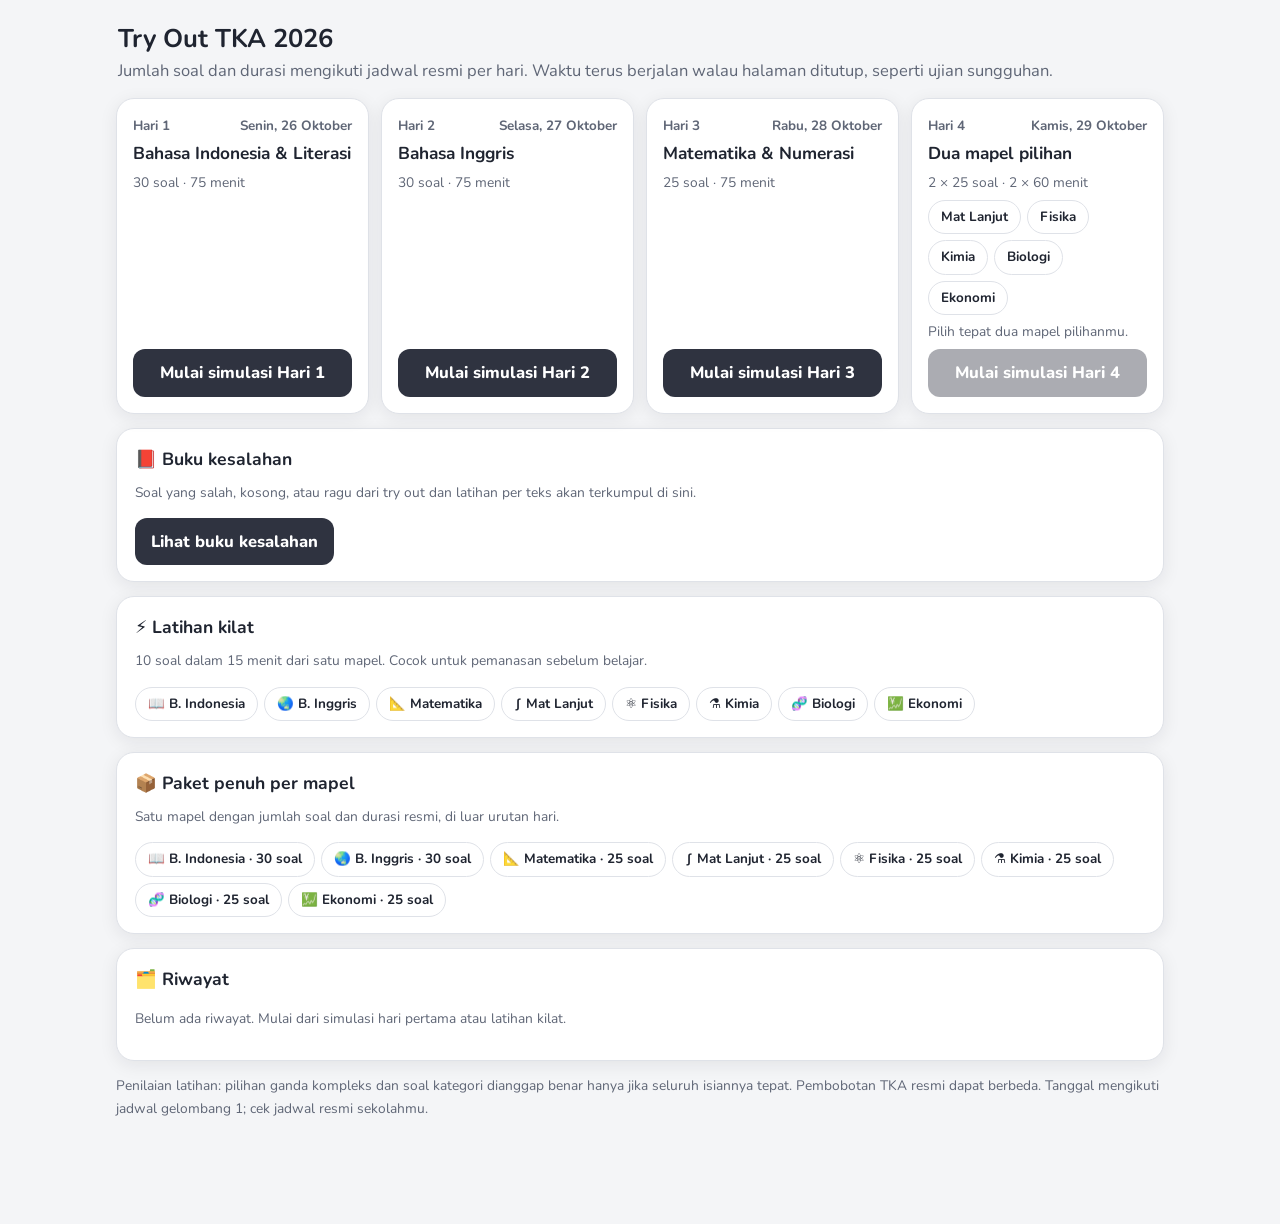
<file: apps/tryout.html>
<!DOCTYPE html>
<html lang="id">
<head>
<meta charset="utf-8">
<meta name="viewport" content="width=device-width, initial-scale=1, viewport-fit=cover">
<title>Try Out TKA 2026 – TKA ICG</title>
<link rel="preconnect" href="https://fonts.googleapis.com"><link href="https://fonts.googleapis.com/css2?family=Nunito:wght@400;600;800&family=STIX+Two+Text:ital,wght@0,500;0,700;1,500&display=swap" rel="stylesheet">
<link rel="stylesheet" href="tryout.css">
</head>
<body>
<div id="app"><div class="wrap"><p>Memuat try out…</p></div></div>
<script src="tryout.js"></script>
</body>
</html>
</file>
<file: assets/portal.css>
/* TKA ICG — portal. Identitas visual: lembar jawab ujian (tinta merah muda LJK + bulatan pensil 2B). */
:root{
  --paper:#f6f7f5;--card:#fff;--ink:#262a31;--mu:#5d636e;--bd:#e3e5e9;
  --rose:#b8285e;--rose-2:#d9467a;--rose-soft:#fbeff3;--line:#efcbd8;
  --ok:#0f7a5c;--warn:#b45309;
  --sh:0 1px 0 rgba(20,20,40,.03),0 8px 24px rgba(20,20,40,.06);
  --hh:56px;--nh:0px;--bh:0px;--rw:0px;--gap:16px;--r:18px;
  color-scheme:light
}
html[data-skin=gelap]{--paper:#15171c;--card:#1d2027;--ink:#ecedef;--mu:#a2a8b4;--bd:#2c3039;--rose:#f07ca8;--rose-2:#f59ac0;--rose-soft:#2a1d24;--line:#4b2b39;--ok:#34d399;--warn:#fbbf24;--sh:0 8px 24px rgba(0,0,0,.35);color-scheme:dark}
html[data-skin=laut]{--paper:#eef6f8;--rose:#0e6f8a;--rose-2:#1191b3;--rose-soft:#e2f3f8;--line:#bfe0ea}
html[data-skin=hutan]{--paper:#f0f5ef;--rose:#2f7a45;--rose-2:#3f9a5a;--rose-soft:#e5f1e6;--line:#c9e0cd}
html[data-skin=senja]{--paper:#fbf3ec;--rose:#b4461b;--rose-2:#d65b29;--rose-soft:#fcebdd;--line:#f0d0bb}
html[data-skin=neon]{--paper:#0c0817;--card:#160f2a;--ink:#f1e9ff;--mu:#b9a3e8;--bd:#2f2160;--rose:#c4a5ff;--rose-2:#a78bfa;--rose-soft:#1d1538;--line:#3b2a72;--ok:#34d399;--warn:#fbbf24;--sh:0 0 24px rgba(124,58,237,.22);color-scheme:dark}
html[data-fs=s]{font-size:14.5px}html{font-size:16px}html[data-fs=l]{font-size:18px}
html[data-nav=top]{--nh:50px}html[data-nav=bottom]{--bh:66px}html[data-nav=side]{--rw:92px}
body.bar-hidden{--hh:0px;--nh:0px;--bh:0px;--rw:0px}
*{box-sizing:border-box}
body{margin:0;background:var(--paper);color:var(--ink);font-family:"Plus Jakarta Sans",system-ui,-apple-system,"Segoe UI",sans-serif;line-height:1.55;overflow-x:hidden}
button{font:inherit;color:inherit;cursor:pointer}
a{color:var(--rose)}
h1,h2,h3{margin:0;line-height:1.2;letter-spacing:-.01em}
:focus-visible{outline:3px solid var(--rose);outline-offset:2px;border-radius:6px}
.sr{position:absolute;width:1px;height:1px;overflow:hidden;clip:rect(0 0 0 0);white-space:nowrap}

/* ---- bilah atas ---- */
.bar{position:sticky;top:0;z-index:30;height:var(--hh);display:flex;align-items:center;gap:4px;padding:0 12px;background:var(--card);border-bottom:1px solid var(--bd)}
body.bar-hidden .bar,body.bar-hidden #nav{display:none}
.brand{display:flex;align-items:center;gap:10px;border:0;background:none;padding:6px 4px;border-radius:12px;text-align:left}
.brand svg{flex:none}
.brand b{display:block;font-weight:800;font-size:1.02rem;letter-spacing:.02em}
.brand small{display:block;color:var(--mu);font-size:.72rem;line-height:1.1}
.grow{flex:1}
.ib{border:0;background:none;height:40px;min-width:40px;padding:0 10px;border-radius:12px;font-weight:700;font-size:.9rem;display:inline-flex;align-items:center;gap:6px}
.ib:hover{background:var(--rose-soft)}
.ib .t{display:none}
@media(min-width:760px){.ib .t{display:inline}}

/* ---- navigasi mapel ---- */
#nav{z-index:29;display:flex;gap:4px;background:var(--card)}
#nav button{border:0;background:none;color:var(--mu);display:flex;align-items:center;font-weight:700;border-radius:12px;white-space:nowrap}
#nav button.on{color:var(--rose);background:var(--rose-soft)}
#nav .sep{flex:none;width:1px;background:var(--bd);margin:8px 4px}
html[data-nav=top] #nav{position:sticky;top:var(--hh);height:var(--nh);padding:6px 10px;overflow-x:auto;border-bottom:1px solid var(--bd);scrollbar-width:none}
html[data-nav=top] #nav::-webkit-scrollbar{display:none}
html[data-nav=top] #nav button{flex:0 0 auto;gap:6px;padding:4px 12px;font-size:.86rem}
html[data-nav=bottom] #nav{position:fixed;left:0;right:0;bottom:0;height:var(--bh);overflow-x:auto;padding:6px 6px calc(6px + env(safe-area-inset-bottom,0px));border-top:1px solid var(--bd);scrollbar-width:none}
html[data-nav=bottom] #nav button{flex:0 0 auto;min-width:68px;flex-direction:column;justify-content:center;gap:0;font-size:.66rem;padding:2px 6px}
html[data-nav=bottom] .ni{font-size:1.2rem}html[data-nav=bottom] #nav .sep{margin:10px 2px}
html[data-nav=side] #nav{position:fixed;left:0;top:var(--hh);bottom:0;width:var(--rw);flex-direction:column;padding:10px 6px;overflow-y:auto;border-right:1px solid var(--bd)}
html[data-nav=side] #nav button{flex-direction:column;justify-content:center;gap:1px;padding:8px 2px;font-size:.68rem;white-space:normal;text-align:center}
html[data-nav=side] .ni{font-size:1.3rem}html[data-nav=side] #nav .sep{width:auto;height:1px;margin:4px 8px}

/* ---- tata letak halaman ---- */
.page{margin-left:var(--rw);padding:20px 0 calc(var(--bh) + 56px)}
.in{max-width:1040px;margin:0 auto;padding:0 16px}
.sec-h{display:flex;justify-content:space-between;align-items:baseline;gap:12px;margin:34px 2px 12px}
.sec-h h2{font-size:1.2rem;font-weight:800}
.sec-h span{color:var(--mu);font-size:.86rem}

/* ---- kartu ujian (hero) ---- */
.sheet-card{background:var(--card);border:1.5px solid var(--line);border-radius:22px;overflow:hidden;box-shadow:var(--sh)}
.sheet-top{display:grid;grid-template-columns:minmax(0,1fr) auto;gap:16px;align-items:end;padding:20px 22px 18px;
  background-image:repeating-linear-gradient(to bottom,transparent 0 31px,color-mix(in srgb,var(--line) 55%,transparent) 31px 32px);background-position:0 10px}
.sheet-top .lbl{color:var(--rose);font-weight:800;font-size:.82rem}
.count{display:flex;align-items:baseline;gap:12px;margin-top:4px;flex-wrap:wrap}
.count .num{font-size:clamp(3.4rem,10vw,5.6rem);font-weight:800;line-height:.9;letter-spacing:-.04em;color:var(--ink);font-variant-numeric:tabular-nums}
.count .unit{font-size:1.25rem;font-weight:800}
.count .unit small{display:block;font-size:.9rem;color:var(--mu);font-weight:600}
.seg{display:inline-flex;gap:3px;background:var(--paper);border:1px solid var(--bd);padding:3px;border-radius:12px}
.seg button{border:0;background:none;border-radius:9px;padding:6px 12px;font-size:.84rem;font-weight:700;color:var(--mu)}
.seg button.on{background:var(--card);color:var(--rose);box-shadow:0 1px 4px rgba(0,0,0,.12)}
.days{border-top:1.5px solid var(--line)}
.dayrow{display:grid;grid-template-columns:44px minmax(0,1fr) minmax(0,1.7fr) 168px 152px;gap:12px;align-items:center;padding:12px 18px 12px 0;border-bottom:1px solid var(--line)}
.dayrow:last-child{border-bottom:0}
.dayrow.today{background:var(--rose-soft)}
.dayrow .no{align-self:stretch;display:grid;place-items:center;color:var(--rose);font-weight:800;font-size:1.05rem;border-right:1.5px solid var(--line)}
.dayrow .dt b{display:block;font-size:.95rem}.dayrow .dt small{color:var(--mu);font-size:.8rem}
.dayrow .acts{justify-content:flex-end}.dayrow .sj{min-width:0}.dayrow .sj b{display:block;font-size:.98rem;white-space:nowrap;overflow:hidden;text-overflow:ellipsis}.dayrow .sj small{color:var(--mu);font-size:.8rem}
.dayrow .sj button.lnk{border:0;background:none;padding:0;color:var(--rose);font-weight:700;font-size:.8rem;text-decoration:underline;text-underline-offset:2px}
.bubbles{display:flex;gap:5px;align-items:center}
.bub{width:19px;height:19px;border-radius:50%;border:1.6px solid var(--rose);background:var(--card)}
.bub.f{background:var(--ink);border-color:var(--ink)}
.bubbles em{font-style:normal;font-size:.8rem;color:var(--mu);margin-left:6px;font-variant-numeric:tabular-nums;min-width:34px}
.mini{border:1.5px solid var(--bd);background:var(--card);border-radius:10px;padding:6px 12px;font-weight:700;font-size:.84rem;white-space:nowrap}
.mini:hover{border-color:var(--rose);color:var(--rose)}
.mini.pri{background:var(--ink);border-color:var(--ink);color:var(--card)}
.sheet-foot{display:flex;gap:10px;flex-wrap:wrap;justify-content:space-between;align-items:center;padding:12px 18px;border-top:1.5px solid var(--line);background:var(--paper);font-size:.84rem;color:var(--mu)}
@media(max-width:820px){
  .sheet-top{grid-template-columns:1fr;padding:16px 16px 14px}
  .dayrow{grid-template-columns:38px minmax(0,1fr) auto;grid-template-areas:"no dt go" "no sj sj" "no bb bb";row-gap:4px;padding:12px 14px 12px 0}
  .dayrow .no{grid-area:no}.dayrow .dt{grid-area:dt}.dayrow .sj{grid-area:sj}.dayrow .bubbles{grid-area:bb}.dayrow .acts{grid-area:go}
  .dayrow .acts .mini:not(.pri){display:none}
  .dayrow .dt b,.dayrow .dt small{display:inline}.dayrow .dt small:before{content:" · "}
}

/* ---- panel hari ini ---- */
.today-grid{display:grid;grid-template-columns:minmax(0,1fr) minmax(0,1fr);gap:var(--gap);margin-top:var(--gap)}
.panel{background:var(--card);border:1px solid var(--bd);border-radius:var(--r);padding:16px 18px;box-shadow:var(--sh)}
.panel h3{font-size:1rem;font-weight:800;margin-bottom:6px}
.panel p{margin:0;color:var(--mu);font-size:.9rem}
.btn{border:0;border-radius:12px;padding:11px 18px;font-weight:800;background:var(--ink);color:var(--card)}
.btn:hover{filter:brightness(1.15)}
.btn.rose{background:var(--rose);color:#fff}
.btn.ghost{background:transparent;color:var(--ink);border:1.5px solid var(--bd)}
.btn-row{display:flex;gap:8px;flex-wrap:wrap;margin-top:12px}
.streak{display:flex;gap:18px;margin-top:10px}
.streak div b{display:block;font-size:1.5rem;font-weight:800;line-height:1.1;font-variant-numeric:tabular-nums}
.streak div small{color:var(--mu);font-size:.78rem}
.focus{list-style:none;padding:0;margin:6px 0 0;display:grid;gap:8px}
.focus li{display:flex;gap:10px;align-items:center}
.focus li .ic{flex:none;width:32px;height:32px;border-radius:10px;display:grid;place-items:center;background:var(--rose-soft)}
.focus li span{flex:1;font-size:.9rem}.focus li span small{display:block;color:var(--mu);font-size:.78rem}
@media(max-width:720px){.today-grid{grid-template-columns:1fr}}

/* ---- pencarian ---- */
.search{position:relative;margin-top:var(--gap)}
.search input{width:100%;border:1.5px solid var(--bd);background:var(--card);color:var(--ink);border-radius:14px;padding:13px 16px 13px 44px;font:inherit;outline:none}
.search input:focus{border-color:var(--rose)}
.search svg{position:absolute;left:15px;top:50%;transform:translateY(-50%);color:var(--mu)}
.res{display:none;margin-top:10px}.res.on{display:block}.res h2{font-size:.95rem;margin:0 0 8px;color:var(--mu)}
.rg{display:grid;grid-template-columns:repeat(auto-fill,minmax(240px,1fr));gap:8px}
.ri{text-align:left;border:1px solid var(--bd);background:var(--card);border-radius:12px;padding:10px 12px;border-left:4px solid var(--sc)}
.ri small{display:block;color:var(--mu);font-size:.78rem}.ri:hover{border-color:var(--sc)}

/* ---- kartu mapel ---- */
.subj{display:grid;gap:var(--gap)}
.subj.w{grid-template-columns:repeat(3,minmax(0,1fr))}
.subj.p{grid-template-columns:repeat(auto-fill,minmax(250px,1fr))}
@media(max-width:900px){.subj.w{grid-template-columns:1fr}}
.sc{position:relative;display:grid;grid-template-columns:auto minmax(0,1fr);gap:10px 14px;align-content:start;background:var(--card);border:1px solid var(--bd);border-radius:var(--r);padding:16px;cursor:pointer}
.sc:hover{border-color:color-mix(in srgb,var(--sc) 55%,var(--bd))}
.subj.w .sc{border-top:4px solid var(--sc)}
.sc .ico{width:46px;height:46px;border-radius:14px;display:grid;place-items:center;font-size:1.4rem;background:color-mix(in srgb,var(--sc) 14%,var(--card))}
.sc h3{font-size:1.05rem;font-weight:800}
.sc .tg{display:flex;gap:6px;flex-wrap:wrap;margin-top:3px}
.tagc{font-size:.72rem;font-weight:800;border-radius:999px;padding:1px 8px;background:var(--paper);color:var(--mu);border:1px solid var(--bd)}
.tagc.mine{background:var(--rose-soft);color:var(--rose);border-color:var(--line)}
.sc .desc{grid-column:1/-1;margin:0;color:var(--mu);font-size:.86rem}
.sc .pr{grid-column:1/-1}
.pbar{height:6px;border-radius:9px;background:var(--paper);overflow:hidden;border:1px solid var(--bd)}.pbar i{display:block;height:100%;background:var(--sc)}
.sc .pr small{display:block;color:var(--mu);font-size:.78rem;margin-top:4px}
.sc .acts{grid-column:1/-1;display:flex;gap:8px;flex-wrap:wrap}
.sc .go{flex:1;border:1.5px solid color-mix(in srgb,var(--sc) 45%,var(--bd));background:color-mix(in srgb,var(--sc) 8%,var(--card));color:var(--ink);border-radius:11px;padding:8px 12px;font-weight:800;font-size:.88rem}
.sc .go:hover{background:var(--sc);border-color:var(--sc);color:#fff}
.sc details{grid-column:1/-1}
.sc summary{cursor:pointer;color:var(--mu);font-size:.84rem;font-weight:700}
.pills{display:flex;flex-wrap:wrap;gap:6px;margin-top:8px}
.pill{border:1px solid var(--bd);background:var(--paper);border-radius:999px;padding:4px 11px;font-size:.78rem;text-align:left}
.pill:hover{border-color:var(--sc)}.pill.alt{background:var(--card);font-weight:700}

/* ---- rencana ---- */
.plan{list-style:none;margin:0;padding:0;background:var(--card);border:1px solid var(--bd);border-radius:var(--r);overflow:hidden}
.plan li{display:grid;grid-template-columns:110px minmax(0,1fr);gap:14px;padding:12px 16px;border-bottom:1px solid var(--bd)}
.plan li:last-child{border-bottom:0}
.plan li.now{background:var(--rose-soft)}
.plan .d b{display:block;font-size:.92rem}.plan .d small{color:var(--mu);font-size:.78rem}
.plan .t{display:grid;gap:4px;font-size:.9rem}
.plan .t button{justify-self:start;border:0;background:none;padding:0;color:var(--rose);font-weight:700;text-align:left;text-decoration:underline;text-underline-offset:3px}
.plan .t .x{color:var(--mu)}
@media(max-width:560px){.plan li{grid-template-columns:1fr;gap:4px}}

/* ---- info TKA ---- */
.info h1{font-size:1.7rem;font-weight:800}.info .lead{color:var(--mu);max-width:70ch;margin:6px 0 0}
.tl{list-style:none;margin:0;padding:0;border-left:2px solid var(--line);margin-left:8px}
.tl li{position:relative;padding:4px 0 14px 20px}
.tl li:before{content:"";position:absolute;left:-9px;top:8px;width:14px;height:14px;border-radius:50%;border:2px solid var(--rose);background:var(--card)}
.tl li.past:before{background:var(--ink);border-color:var(--ink)}
.tl li.now:before{background:var(--rose);border-color:var(--rose)}
.tl b{display:block}.tl small{color:var(--mu)}
.tbl{width:100%;border-collapse:collapse;background:var(--card);border:1px solid var(--bd);border-radius:14px;overflow:hidden;font-size:.92rem}
.tbl th,.tbl td{padding:10px 12px;border-bottom:1px solid var(--bd);text-align:left;vertical-align:top}
.tbl th{background:var(--paper);font-size:.8rem;color:var(--mu)}
.tbl tr:last-child td{border-bottom:0}
.fmt{display:grid;grid-template-columns:repeat(3,minmax(0,1fr));gap:var(--gap)}
@media(max-width:820px){.fmt{grid-template-columns:1fr}}
.ex{font-size:.88rem;margin-top:10px;border-top:1px dashed var(--bd);padding-top:10px}
.ex .o{display:flex;gap:8px;align-items:center;margin:5px 0}
.ex .o i{flex:none;width:18px;height:18px;border-radius:50%;border:1.6px solid var(--rose);display:grid;place-items:center;font-style:normal;font-size:.62rem;font-weight:800;color:var(--rose)}
.ex .o i.f{background:var(--ink);border-color:var(--ink);color:var(--card)}
.ex .o i.sq{border-radius:4px}
.ex table{width:100%;border-collapse:collapse}.ex td,.ex th{border-bottom:1px solid var(--bd);padding:4px 2px;font-size:.84rem}.ex th{color:var(--mu);font-size:.74rem}
.cols{columns:2 220px;column-gap:24px;margin:0;padding-left:1.1em}
.cols li{margin:2px 0;break-inside:avoid}
.cols li.have{font-weight:700}
.note{color:var(--mu);font-size:.86rem}

/* ---- panggung aplikasi ---- */
#stage{display:none;margin-left:var(--rw);height:calc(100vh - var(--hh) - var(--nh) - var(--bh));height:calc(100dvh - var(--hh) - var(--nh) - var(--bh))}
#stage.on{display:block}
.fr{display:none;width:100%;height:100%;border:0;background:var(--paper)}.fr.on{display:block}
.loading{position:absolute;inset:auto 0 0 0;height:3px;background:linear-gradient(90deg,transparent,var(--rose),transparent);background-size:50% 100%;animation:ld 1s linear infinite;display:none}
.loading.on{display:block}
@keyframes ld{from{background-position:-50% 0}to{background-position:150% 0}}
.restore{display:none;position:fixed;left:12px;bottom:12px;z-index:40;border:1px solid var(--bd);background:var(--card);border-radius:999px;padding:8px 14px;font-weight:800;box-shadow:var(--sh)}
body.bar-hidden .restore{display:block}

/* ---- lembar pengaturan ---- */
.sheet{position:fixed;inset:0;z-index:60;display:none;align-items:center;justify-content:center;background:rgba(10,12,20,.45);padding:14px}
.sheet.on{display:flex}
.dlg{background:var(--card);width:100%;max-width:520px;max-height:88vh;overflow:auto;border-radius:22px;padding:20px;box-shadow:0 20px 60px rgba(0,0,0,.3)}
@media(max-width:720px){.sheet{align-items:flex-end;padding:0}.dlg{border-radius:22px 22px 0 0}}
.dlg h2{font-size:1.2rem}.dlg p{margin:2px 0 0;color:var(--mu);font-size:.86rem}
.grp{margin-top:16px}.grp h4{margin:0 0 8px;font-size:.82rem;color:var(--mu)}
.dlg .seg{display:flex;width:100%}.dlg .seg button{flex:1}
.sw{display:grid;grid-template-columns:repeat(4,1fr);gap:8px}
.sw button{border:2px solid var(--bd);background:var(--card);border-radius:12px;padding:8px 2px;font-size:.76rem;font-weight:700}
.sw button.on{border-color:var(--rose)}
.sw i{display:block;width:22px;height:22px;border-radius:50%;margin:0 auto 4px;border:1px solid rgba(0,0,0,.1)}
.chips{display:flex;flex-wrap:wrap;gap:6px}
.chip{border:1.5px solid var(--bd);background:var(--card);border-radius:999px;padding:6px 12px;font-size:.84rem;font-weight:700}
.chip.on{background:var(--ink);border-color:var(--ink);color:var(--card)}
.drow{display:flex;gap:8px;flex-wrap:wrap}
.drow button{flex:1;min-width:130px;border:1px solid var(--bd);background:var(--paper);border-radius:12px;padding:10px;font-weight:700;font-size:.86rem}
.toast{position:fixed;left:50%;bottom:calc(var(--bh) + 18px);transform:translateX(-50%);z-index:70;background:var(--ink);color:var(--card);border-radius:12px;padding:10px 16px;font-weight:700;font-size:.9rem;box-shadow:var(--sh);display:none;max-width:calc(100% - 32px)}
.toast.on{display:block}

/* ---- kaki halaman ---- */
.foot{margin-top:40px;padding-top:18px;border-top:1px solid var(--bd);color:var(--mu);font-size:.84rem;display:grid;gap:6px}
.foot a{font-weight:700}
@media(prefers-reduced-motion:reduce){*{transition:none!important;animation:none!important}}

/* ---- kisi-kisi ---- */
.kisi{margin-top:var(--gap);scroll-margin-top:calc(var(--hh) + var(--nh) + 12px);border-top:4px solid var(--sc,var(--rose))}
.kisi h2{font-size:1.2rem;font-weight:800}.kisi .tg{display:flex;gap:6px;flex-wrap:wrap;margin-top:6px}
.kisi p{color:var(--ink);font-size:.92rem;margin:10px 0 0;max-width:80ch}
.kh{display:flex;justify-content:space-between;gap:12px;align-items:flex-start}
.kr{display:grid;grid-template-columns:auto auto;gap:2px 10px;align-items:baseline;text-align:right;flex:none}.kr small{color:var(--mu);font-size:.74rem}.kr b{font-size:1.05rem;font-variant-numeric:tabular-nums}
.kg{margin-top:12px;border-top:1px dashed var(--bd);padding-top:10px}.kgh{display:flex;justify-content:space-between;align-items:center;gap:10px;flex-wrap:wrap}.kg h3{font-size:.98rem;font-weight:800}
.kg ul,.kisi ul{margin:6px 0 0;padding-left:1.2em;font-size:.92rem}.kg li{margin:2px 0}
.kt{margin-top:12px}.kt td.kb{white-space:nowrap}.kt .mini{margin:2px 0}
.chips a.chip{text-decoration:none;color:var(--ink)}
@media(max-width:620px){.kh{flex-direction:column}.kr{text-align:left}.kt td.kb{white-space:normal}}
@media(max-width:620px){
  .kt,.kt tbody,.kt tr,.kt td{display:block;width:100%}
  .kt tr:first-child{display:none}
  .kt tr{border-bottom:1px solid var(--bd);padding:8px 0}
  .kt tr:last-child{border-bottom:0}
  .kt td{border:0;padding:3px 12px}
  .kt td.kb{padding-top:6px}
}
</file>
<file: apps/literasi.css>
/* Modul literasi TKA (Bahasa Indonesia & Bahasa Inggris) — gaya sejalan dengan aplikasi mapel lain */
body{--bg:#fff6f8;--card:#fff;--tx:#2a1620;--mu:#7a5864;--bd:#f2d6de;--fb:#fdebf0;--g1:var(--m1);--g2:var(--m2);--ok:#047857;--no:#dc2626;--wa:#b45309;--sh:0 6px 24px rgba(120,30,60,.10)}
body[data-mod=bindo]{--m1:#be123c;--m2:#f59e0b}
body[data-mod=bing]{--m1:#1d4ed8;--m2:#0d9488;--bg:#f3f7ff;--tx:#14213d;--mu:#55627f;--bd:#d8e2f6;--fb:#e8efff;--sh:0 6px 24px rgba(30,50,120,.10)}
@media(prefers-color-scheme:dark){html:not([data-skin]) body{--bg:#121522;--card:#1b2033;--tx:#eef1fb;--mu:#a9b1cf;--bd:#2c3352;--fb:#242b46;--ok:#34d399;--no:#f87171;--sh:0 6px 24px rgba(0,0,0,.45)}html:not([data-skin]){color-scheme:dark}}
html[data-skin=gelap] body{--bg:#0e1121;--card:#191d37;--tx:#eef0ff;--mu:#a6acd0;--bd:#2a3058;--fb:#232950;--ok:#34d399;--no:#f87171;--sh:0 6px 24px rgba(0,0,0,.4)}
html[data-skin=laut] body{--bg:#e4f6fa;--card:#fff;--tx:#0b2f3a;--mu:#47707c;--bd:#bfe3ec;--fb:#d6f0f6;--g1:#0e7490;--g2:#2563eb}
html[data-skin=hutan] body{--bg:#edf6ec;--card:#fbfffa;--tx:#16301c;--mu:#4d6f55;--bd:#cde3cf;--fb:#e0efe1;--g1:#15803d;--g2:#65a30d}
html[data-skin=senja] body{--bg:#fff3e8;--card:#fffaf5;--tx:#3a1f14;--mu:#8a5a44;--bd:#f3d3bb;--fb:#fde5d1;--g1:#c2410c;--g2:#db2777}
html[data-skin=neon] body{--bg:#0a0615;--card:#150d2b;--tx:#f3eaff;--mu:#b69be6;--bd:#3a2670;--fb:#1e1240;--g1:#7c3aed;--g2:#0891b2;--ok:#34d399;--no:#f87171;--sh:0 0 28px rgba(124,58,237,.35)}
html[data-skin=gelap],html[data-skin=neon]{color-scheme:dark}
*{box-sizing:border-box}
html{scroll-padding-top:80px}
body{margin:0;background:var(--bg);color:var(--tx);font:17px/1.7 "Nunito",system-ui,-apple-system,"Segoe UI",sans-serif;transition:background .3s,color .3s}
button{font:inherit;color:inherit;cursor:pointer}
:focus-visible{outline:3px solid color-mix(in srgb,var(--g1) 70%,#fff);outline-offset:2px}
.top{position:sticky;top:0;z-index:30;display:flex;gap:12px;align-items:center;padding:10px 16px;background:linear-gradient(100deg,var(--g1),var(--g2));color:#fff;box-shadow:var(--sh)}
.brand{display:flex;align-items:center;gap:10px;white-space:nowrap;border:0;background:none;color:#fff;padding:0;text-align:left}
.brand .lg{font-size:1.6rem}.brand b{display:block;font-size:1.12rem;letter-spacing:.14em;line-height:1.1}.brand b em{font-style:normal;color:#fde68a}.brand small{display:block;font-size:.7rem;opacity:.9;letter-spacing:.04em}
#q{flex:1;min-width:0;max-width:520px;padding:9px 16px;border-radius:999px;border:0;font:inherit;background:rgba(255,255,255,.94);color:#1b2140}
.tb2{border:0;border-radius:999px;padding:8px 14px;font-weight:800;background:rgba(255,255,255,.22);color:#fff;white-space:nowrap}.tb2:hover{background:rgba(255,255,255,.32)}
.app{display:grid;grid-template-columns:270px minmax(0,1fr);max-width:1300px;margin:auto}
#side{position:sticky;top:60px;align-self:start;max-height:calc(100vh - 70px);overflow:auto;padding:16px 8px 16px 14px;display:grid;gap:10px}
.ch{position:relative;display:flex;gap:10px;align-items:center;text-align:left;border:2px solid var(--bd);background:var(--card);border-radius:16px;padding:10px 12px 14px;transition:transform .2s,border-color .2s;overflow:hidden}
.ch:hover{transform:translateX(4px);border-color:var(--c)}.ch.on{background:linear-gradient(135deg,var(--c),color-mix(in srgb,var(--c) 60%,#000));color:#fff;border-color:var(--c);box-shadow:var(--sh)}
.ch .em{font-size:1.5rem}.ch .tx{display:grid;line-height:1.25}.ch small{opacity:.75;font-size:.76rem}.ch .bar{position:absolute;left:0;right:0;bottom:0;height:5px;background:rgba(128,128,128,.2)}.ch .bar u{display:block;height:100%;background:var(--c);transition:width .4s}.ch.on .bar u{background:#fff}
main{padding:16px 16px 80px 8px;min-width:0}
.hero{display:flex;gap:18px;align-items:center;padding:22px 26px;border-radius:24px;color:#fff;background:linear-gradient(120deg,var(--c),color-mix(in srgb,var(--c) 50%,#000));box-shadow:var(--sh)}
.hemo{font-size:3.2rem}.hero h1{margin:0;font-size:1.8rem;line-height:1.2}.hero p{margin:4px 0 0;opacity:.94}.hero small{opacity:.85;letter-spacing:.08em;font-weight:800;font-size:.75rem}
.ring{flex:none;width:104px;height:104px}
.chips{display:flex;flex-wrap:wrap;gap:6px;margin-top:10px}.chips span{background:rgba(255,255,255,.2);border-radius:999px;padding:3px 11px;font-size:.8rem;font-weight:700}
.btn{border:0;border-radius:14px;padding:12px 18px;font-weight:800;background:var(--g1);color:#fff;box-shadow:var(--sh)}.btn:hover{filter:brightness(1.07)}
.btn.alt{background:var(--card);color:var(--tx);border:2px solid var(--bd);box-shadow:none}
.row{display:flex;gap:10px;flex-wrap:wrap;margin:14px 0}.row .btn{flex:1;min-width:200px}
h2.sec{font-size:1.25rem;margin:26px 2px 12px}
.grid{display:grid;grid-template-columns:repeat(auto-fill,minmax(250px,1fr));gap:12px}
.cd{display:block;text-align:left;border:1px solid var(--bd);border-left:5px solid var(--c,var(--g1));background:var(--card);border-radius:16px;padding:14px 16px;box-shadow:var(--sh);transition:transform .18s}
.cd:hover{transform:translateY(-3px)}.cd small{display:block;color:var(--c,var(--g1));font-weight:800;font-size:.76rem}.cd b{display:block;font-size:1.04rem;line-height:1.3;margin:2px 0}.cd span{display:block;color:var(--mu);font-size:.85rem}
.pb{height:6px;border-radius:9px;background:var(--fb);overflow:hidden;margin-top:10px}.pb i{display:block;height:100%;background:var(--c,var(--g1))}
.tag{display:inline-block;border-radius:999px;padding:1px 9px;font-size:.74rem;font-weight:800;background:var(--fb);color:var(--mu);margin-right:4px}
.tag.ok{background:color-mix(in srgb,var(--ok) 16%,var(--card));color:var(--ok)}
.snav{display:flex;gap:8px;overflow-x:auto;padding:14px 2px 8px}
.sn{flex:none;display:flex;gap:8px;align-items:center;border:2px solid var(--bd);background:var(--card);border-radius:14px;padding:7px 12px;max-width:260px}.sn b{color:var(--c)}.sn span{white-space:nowrap;overflow:hidden;text-overflow:ellipsis;font-size:.88rem}.sn.on{background:var(--c);border-color:var(--c);color:#fff}.sn.on b{color:#fff}.sn em{font-style:normal;color:var(--ok)}.sn.on em{color:#fff}
.st{display:flex;gap:12px;align-items:center;margin:12px 0 14px;font-size:1.4rem;line-height:1.3}.st i{font-style:normal;font-size:.95rem;background:var(--c);color:#fff;border-radius:12px;padding:2px 12px;white-space:nowrap}
.cb{background:var(--card);border:1px solid var(--bd);border-radius:16px;padding:14px 18px;margin:12px 0;box-shadow:var(--sh)}
.cb>b:first-child{display:block;margin-bottom:4px}
.cb.k{border-left:5px solid #6366f1}.cb.l{border-left:5px solid #0ea5e9}.cb.x{border-left:5px solid #10b981}.cb.j{border-left:5px solid #f59e0b;background:color-mix(in srgb,#f59e0b 7%,var(--card))}
.cb p{margin:.4em 0}.cb ul,.cb ol{margin:.4em 0;padding-left:1.3em}.cb li{margin:.2em 0}
.done{display:block;width:100%;margin:16px 0;border:2px dashed var(--bd);background:var(--card);border-radius:14px;padding:12px;font-weight:800}.done.on{border-style:solid;border-color:var(--ok);background:color-mix(in srgb,var(--ok) 12%,var(--card));color:var(--ok)}
.pn{display:flex;gap:10px;justify-content:space-between;margin-top:10px}.pn button{flex:1;border:1px solid var(--bd);background:var(--card);border-radius:14px;padding:10px 12px;font-weight:700;text-align:left}.pn button:last-child{text-align:right}.pn button:disabled{opacity:.4;cursor:default}
/* latihan */
.prac{display:grid;grid-template-columns:minmax(0,1fr) minmax(0,1fr);gap:16px;align-items:start;margin-top:14px}
.txt{position:sticky;top:76px;max-height:calc(100vh - 92px);overflow:auto;background:var(--card);border:1px solid var(--bd);border-radius:18px;padding:18px 20px;box-shadow:var(--sh)}
.txt h3{margin:0 0 2px;font-size:1.15rem}.txt .ty{color:var(--mu);font-size:.82rem;font-weight:700}.txt .nt{color:var(--mu);font-size:.78rem;font-style:italic;margin-top:10px}
.txt p{margin:.65em 0}.txt h4{margin:1em 0 .2em;font-size:1rem}.txt .stage{font-style:italic;color:var(--mu)}
.poem p{margin:0 0 1.1em;line-height:1.9}
.tb{border-collapse:collapse;margin:10px 0;width:100%;font-size:.92rem}.tb caption{text-align:left;font-weight:800;font-size:.85rem;margin-bottom:4px;color:var(--mu)}.tb th,.tb td{border:1px solid var(--bd);padding:5px 9px;text-align:left}.tb th{background:var(--fb)}
.notice{border:2px dashed var(--bd);border-radius:14px;padding:4px 16px}
.qs{display:grid;gap:14px}
.qc{background:var(--card);border:1px solid var(--bd);border-radius:18px;padding:16px 18px;box-shadow:var(--sh)}
.qc .qh{display:flex;justify-content:space-between;gap:8px;color:var(--mu);font-size:.8rem;font-weight:800;margin-bottom:6px}
.qc .stem{margin-bottom:10px}
.op{display:flex;gap:10px;width:100%;text-align:left;border:2px solid var(--bd);background:var(--card);border-radius:12px;padding:9px 12px;margin:6px 0;line-height:1.45}
.op .lt{flex:none;width:26px;height:26px;border-radius:50%;border:2px solid var(--mu);display:grid;place-items:center;font-size:.8rem;font-weight:800}
.op:hover:not(:disabled){border-color:var(--g1)}
.op.sel{border-color:var(--g1);background:var(--fb)}.op.sel .lt{background:var(--g1);border-color:var(--g1);color:#fff}
.op.ok{border-color:var(--ok);background:color-mix(in srgb,var(--ok) 11%,var(--card))}.op.ok .lt{background:var(--ok);border-color:var(--ok);color:#fff}
.op.no{border-color:var(--no);background:color-mix(in srgb,var(--no) 9%,var(--card))}.op.no .lt{background:var(--no);border-color:var(--no);color:#fff}
.op:disabled{cursor:default}
.op .ck{flex:none;width:22px;height:22px;border-radius:6px;border:2px solid var(--mu);display:grid;place-items:center;font-size:.8rem;margin-top:2px}
.op.sel .ck{background:var(--g1);border-color:var(--g1);color:#fff}
.bst{width:100%;border-collapse:collapse;font-size:.93rem}.bst th,.bst td{border-bottom:1px solid var(--bd);padding:8px 6px;vertical-align:top}.bst th{font-size:.78rem;color:var(--mu);text-align:center}.bst td.c{text-align:center;width:72px}
.bst label{display:inline-grid;place-items:center;width:30px;height:30px;border-radius:50%;border:2px solid var(--bd);cursor:pointer}
.bst input{position:absolute;opacity:0;pointer-events:none}.bst input:checked+label{background:var(--g1);border-color:var(--g1);color:#fff}
.bst input:focus-visible+label{outline:3px solid var(--g1);outline-offset:2px}
.bst tr.ok td:first-child{color:var(--ok)}.bst tr.no td:first-child{color:var(--no)}
.chk{margin-top:8px;border:0;border-radius:12px;padding:9px 16px;font-weight:800;background:var(--g1);color:#fff}.chk:disabled{opacity:.45;cursor:default}
.fb{margin-top:10px;border-radius:12px;padding:10px 14px;background:var(--fb);font-size:.94rem}.fb b{display:block}.fb.ok b{color:var(--ok)}.fb.no b{color:var(--no)}
.sum{text-align:center;padding:22px}.sum .big{font-size:2.6rem;font-weight:800;color:var(--g1);line-height:1}
.tabs{display:none}
.muted{color:var(--mu)}
.empty{padding:30px;text-align:center;color:var(--mu)}
.res{display:grid;gap:8px}
#menu{position:fixed;inset:0;z-index:60;display:none;background:rgba(10,14,30,.45);align-items:flex-end;justify-content:center}#menu.open{display:flex}
#menu .sheet{background:var(--card);width:100%;max-width:640px;max-height:80vh;overflow:auto;border-radius:24px 24px 0 0;padding:18px}
#menu .sh{display:flex;justify-content:space-between;align-items:center;margin-bottom:8px}#menu .sh button{border:0;background:var(--fb);border-radius:10px;width:36px;height:36px}
#menu .mi{display:block;width:100%;text-align:left;border:0;background:none;padding:8px 10px;border-radius:10px}#menu .mi:hover{background:var(--fb)}#menu h4{margin:12px 0 4px;color:var(--mu);font-size:.8rem}
@media(max-width:860px){.app{grid-template-columns:1fr}#side{display:none}main{padding:10px 12px 70px}.brand small{display:none}.hero{padding:16px}.hemo{font-size:2.3rem}.hero h1{font-size:1.35rem}.ring{width:82px;height:82px}
 .prac{grid-template-columns:1fr}.txt{position:static;max-height:none}
 .txt.fold{max-height:240px;overflow:hidden;position:relative}.txt.fold:after{content:"";position:absolute;left:0;right:0;bottom:0;height:70px;background:linear-gradient(transparent,var(--card))}
 .tabs{display:block;margin:-6px 0 0}.tabs button{border:0;background:none;color:var(--g1);font-weight:800;padding:8px 0}}
@media(max-width:520px){#q{display:none}.top{justify-content:space-between}}
@media(prefers-reduced-motion:reduce){*{transition:none!important;animation:none!important}}
</file>
<file: apps/tryout.css>
/* Try Out TKA ICG — antarmuka ujian berbasis komputer */
body{--bg:#f4f5f7;--card:#fff;--tx:#1f2430;--mu:#5f6676;--bd:#dfe2e8;--fb:#eef0f4;--ac:#be185d;--ink:#2f3340;--ok:#047857;--no:#dc2626;--rg:#d97706;--sh:0 4px 18px rgba(20,24,40,.08)}
@media(prefers-color-scheme:dark){html:not([data-skin]) body{--bg:#121419;--card:#1b1e26;--tx:#eceef3;--mu:#a3a9b8;--bd:#2d313c;--fb:#252933;--ac:#f472b6;--ink:#e5e7ee;--ok:#34d399;--no:#f87171;--rg:#fbbf24;--sh:0 4px 18px rgba(0,0,0,.4)}html:not([data-skin]){color-scheme:dark}}
html[data-skin=gelap] body{--bg:#0e1121;--card:#191d37;--tx:#eef0ff;--mu:#a6acd0;--bd:#2a3058;--fb:#232950;--ac:#f472b6;--ink:#e5e7ee;--ok:#34d399;--no:#f87171;--rg:#fbbf24}
html[data-skin=neon] body{--bg:#0a0615;--card:#150d2b;--tx:#f3eaff;--mu:#b69be6;--bd:#3a2670;--fb:#1e1240;--ac:#a78bfa;--ink:#f3eaff;--ok:#34d399;--no:#f87171;--rg:#fbbf24}
html[data-skin=laut] body{--bg:#e8f5f8;--ac:#0e7490}
html[data-skin=hutan] body{--bg:#eef5ec;--ac:#15803d}
html[data-skin=senja] body{--bg:#fff4ea;--ac:#c2410c}
html[data-skin=gelap],html[data-skin=neon]{color-scheme:dark}
*{box-sizing:border-box}
body{margin:0;background:var(--bg);color:var(--tx);font:16.5px/1.65 "Nunito",system-ui,-apple-system,"Segoe UI",sans-serif}
button{font:inherit;color:inherit;cursor:pointer}
:focus-visible{outline:3px solid var(--ac);outline-offset:2px}
.wrap{max-width:1080px;margin:0 auto;padding:18px 16px 90px}
/* ---- notasi (selaras aplikasi mapel) ---- */
.fr{display:inline-flex;flex-direction:column;align-items:center;vertical-align:middle;margin:0 .18em;font-family:"STIX Two Text","Cambria Math","Times New Roman",serif;line-height:1.1;font-size:.9em}
.fr>.nu{border-bottom:1.5px solid currentColor;padding:0 .28em .09em;width:100%;text-align:center;white-space:nowrap}.fr>.de{padding:.09em .28em 0;width:100%;text-align:center;white-space:nowrap}
.frac{display:inline-flex;flex-direction:column;align-items:center;vertical-align:middle;margin:0 .22em;line-height:1.15;font-size:.9em;text-align:center}
.frac>.fn{padding:0 .28em 1px;border-bottom:1.6px solid currentColor;width:100%;display:block;white-space:nowrap;font-weight:600}.frac>.fd{padding:1px .28em 0;width:100%;display:block;white-space:nowrap;font-weight:600}
.mtx{position:relative;display:inline-flex;align-items:center;vertical-align:middle;margin:3px .24em;padding:2px 8px;font-family:"STIX Two Text","Cambria Math",serif;line-height:1.15}
.mtx::before,.mtx::after{content:"";position:absolute;top:1px;bottom:1px;width:5px;border:2px solid currentColor}.mtx::before{left:0;border-right:0;border-radius:3px 0 0 3px}.mtx::after{right:0;border-left:0;border-radius:0 3px 3px 0}
.mtx table{border-collapse:collapse}.mtx td{padding:2px 6px;text-align:center;white-space:nowrap;font-weight:600}
.rad{border-top:1.5px solid currentColor;padding:1px 3px 0 2px;display:inline-block;line-height:1.2}
.vis svg{max-width:100%;height:auto;color:var(--tx)}
/* ---- beranda try out ---- */
.head{display:flex;justify-content:space-between;align-items:flex-end;gap:12px;flex-wrap:wrap;margin:6px 2px 14px}
.head h1{margin:0;font-size:1.6rem;line-height:1.2}.head p{margin:2px 0 0;color:var(--mu)}
.days{display:grid;grid-template-columns:repeat(auto-fill,minmax(230px,1fr));gap:12px}
.day{background:var(--card);border:1px solid var(--bd);border-radius:18px;padding:16px;display:flex;flex-direction:column;gap:6px;box-shadow:var(--sh)}
.day .dl{display:flex;justify-content:space-between;align-items:baseline;color:var(--mu);font-size:.84rem;font-weight:700}
.day h3{margin:0;font-size:1.08rem;line-height:1.3}.day .meta{color:var(--mu);font-size:.86rem}
.day .last{font-size:.82rem;color:var(--ok);font-weight:700}
.day .go{margin-top:auto;border:0;border-radius:12px;padding:10px;font-weight:800;background:var(--ink);color:var(--card)}
.day .go:disabled{opacity:.4;cursor:not-allowed}
.pick{display:flex;flex-wrap:wrap;gap:6px}
.chip{border:1.5px solid var(--bd);background:var(--card);border-radius:999px;padding:5px 12px;font-size:.84rem;font-weight:700}
.chip.on{background:var(--ink);border-color:var(--ink);color:var(--card)}
.chip:disabled{opacity:.4;cursor:not-allowed}
.box{background:var(--card);border:1px solid var(--bd);border-radius:18px;padding:16px 18px;box-shadow:var(--sh);margin-top:14px}
.box h2{margin:0 0 8px;font-size:1.1rem}
.note{color:var(--mu);font-size:.86rem}
.resume{display:flex;gap:12px;align-items:center;justify-content:space-between;flex-wrap:wrap;background:color-mix(in srgb,var(--rg) 14%,var(--card));border:1px solid color-mix(in srgb,var(--rg) 45%,var(--bd));border-radius:16px;padding:12px 16px;margin-bottom:14px}
.btn{border:0;border-radius:12px;padding:10px 16px;font-weight:800;background:var(--ink);color:var(--card)}
.btn.ghost{background:transparent;border:1.5px solid var(--bd);color:var(--tx)}
.btn.warn{background:var(--no);color:#fff}
.hist{width:100%;border-collapse:collapse;font-size:.9rem}.hist th,.hist td{padding:7px 6px;border-bottom:1px solid var(--bd);text-align:left}.hist th{color:var(--mu);font-size:.78rem}
.hist td.n{font-weight:800;text-align:right}
/* ---- ujian ---- */
.xbar{position:sticky;top:0;z-index:20;display:flex;align-items:center;gap:10px;padding:8px 14px;background:var(--card);border-bottom:1px solid var(--bd)}
.xbar .sj{min-width:0;flex:1}.xbar .sj b{display:block;white-space:nowrap;overflow:hidden;text-overflow:ellipsis;line-height:1.2}.xbar .sj small{color:var(--mu);font-size:.78rem}
.clock{font-variant-numeric:tabular-nums;font-weight:800;font-size:1.15rem;padding:4px 12px;border-radius:10px;background:var(--fb);min-width:92px;text-align:center}
.clock.low{background:var(--no);color:#fff}
.xbar .gridb{border:1.5px solid var(--bd);background:var(--card);border-radius:10px;padding:6px 10px;font-weight:800;font-size:.86rem}
.xmain{display:grid;grid-template-columns:minmax(0,1fr) 250px;gap:16px;max-width:1280px;margin:0 auto;padding:14px 14px 100px}
.qarea{min-width:0}
.pair{display:grid;grid-template-columns:minmax(0,1fr) minmax(0,1fr);gap:14px;align-items:start}
.stimbox{background:var(--card);border:1px solid var(--bd);border-radius:16px;padding:16px 18px;max-height:calc(100vh - 150px);overflow:auto;position:sticky;top:64px}
.stimbox h3{margin:0;font-size:1.05rem}.stimbox .ty{color:var(--mu);font-size:.8rem;font-weight:700;margin-bottom:6px}
.stimbox p{margin:.6em 0}.stimbox h4{margin:1em 0 .2em}.stimbox .stage{font-style:italic;color:var(--mu)}.stimbox .nt{color:var(--mu);font-size:.78rem;font-style:italic}
.poem p{margin:0 0 1.1em;line-height:1.9}.notice{border:2px dashed var(--bd);border-radius:12px;padding:4px 14px}
.tb{border-collapse:collapse;margin:8px 0;width:100%;font-size:.9rem}.tb caption{text-align:left;font-weight:800;font-size:.84rem;color:var(--mu)}.tb th,.tb td{border:1px solid var(--bd);padding:4px 8px;text-align:left}.tb th{background:var(--fb)}
.qbox{background:var(--card);border:1px solid var(--bd);border-radius:16px;padding:16px 18px}
.qno{display:flex;justify-content:space-between;align-items:center;gap:8px;color:var(--mu);font-size:.82rem;font-weight:800;margin-bottom:8px}
.qno .kd{border-radius:999px;padding:1px 10px;background:var(--fb)}
.inst{font-size:.85rem;color:var(--mu);margin:-2px 0 8px}
.stem{margin-bottom:12px}
.opt{display:flex;gap:12px;align-items:flex-start;width:100%;text-align:left;background:var(--card);border:1.5px solid var(--bd);border-radius:12px;padding:9px 12px;margin:7px 0;line-height:1.45}
.opt:hover{border-color:var(--ink)}
.bub{flex:none;width:28px;height:28px;border-radius:50%;border:2px solid var(--ac);color:var(--ac);display:grid;place-items:center;font-size:.8rem;font-weight:800;background:var(--card)}
.opt.on{border-color:var(--ink);background:var(--fb)}.opt.on .bub{background:var(--ink);border-color:var(--ink);color:var(--card)}
.sq{flex:none;width:24px;height:24px;border-radius:6px;border:2px solid var(--ac);display:grid;place-items:center;margin-top:2px;font-size:.85rem}
.opt.on .sq{background:var(--ink);border-color:var(--ink);color:var(--card)}
.bst{width:100%;border-collapse:collapse}.bst th,.bst td{border-bottom:1px solid var(--bd);padding:8px 6px;vertical-align:top}.bst th{font-size:.78rem;color:var(--mu)}.bst td.c{text-align:center;width:76px}
.bst button{width:30px;height:30px;border-radius:50%;border:2px solid var(--ac);background:var(--card)}.bst button.on{background:var(--ink);border-color:var(--ink)}
.xfoot{position:fixed;left:0;right:0;bottom:0;z-index:20;display:flex;gap:8px;justify-content:center;padding:10px 12px calc(10px + env(safe-area-inset-bottom,0px));background:var(--card);border-top:1px solid var(--bd)}
.xfoot button{border:1.5px solid var(--bd);background:var(--card);border-radius:12px;padding:10px 14px;font-weight:800;min-width:110px}
.xfoot .rg{border-color:var(--rg);color:var(--rg)}.xfoot .rg.on{background:var(--rg);color:#fff}
.xfoot .nx{background:var(--ink);border-color:var(--ink);color:var(--card)}
.xfoot .fin{background:var(--ac);border-color:var(--ac);color:#fff}
.nav{position:sticky;top:64px;align-self:start;background:var(--card);border:1px solid var(--bd);border-radius:16px;padding:12px}
.nav h4{margin:0 0 8px;font-size:.86rem;color:var(--mu)}
.nums{display:grid;grid-template-columns:repeat(5,1fr);gap:6px}
.nums button{aspect-ratio:1;border-radius:10px;border:1.5px solid var(--bd);background:var(--card);font-weight:800;font-size:.86rem;padding:0}
.nums button.a{background:var(--ink);border-color:var(--ink);color:var(--card)}
.nums button.r{background:var(--rg);border-color:var(--rg);color:#fff}
.nums button.cur{outline:3px solid var(--ac);outline-offset:1px}
.legend{display:grid;gap:4px;margin-top:10px;font-size:.78rem;color:var(--mu)}.legend span{display:flex;gap:6px;align-items:center}.legend i{width:14px;height:14px;border-radius:4px;border:1.5px solid var(--bd);display:inline-block}
.legend i.a{background:var(--ink);border-color:var(--ink)}.legend i.r{background:var(--rg);border-color:var(--rg)}
.nav .fin2{width:100%;margin-top:12px}
.mstim{display:none}
@media(max-width:900px){.xmain{grid-template-columns:1fr}.nav{display:none;position:fixed;inset:auto 0 0 0;top:auto;z-index:40;border-radius:20px 20px 0 0;max-height:70vh;overflow:auto;box-shadow:0 -10px 40px rgba(0,0,0,.25);padding-bottom:calc(16px + env(safe-area-inset-bottom,0px))}.nav.open{display:block}
 .nums{grid-template-columns:repeat(6,1fr)}.pair{grid-template-columns:1fr}.stimbox{position:static;top:auto;max-height:none}.stimbox.fold{max-height:200px;overflow:hidden;position:relative;top:auto}.stimbox.fold:after{content:"";position:absolute;inset:auto 0 0 0;height:60px;background:linear-gradient(transparent,var(--card))}
 .mstim{display:block;border:0;background:none;color:var(--ac);font-weight:800;padding:6px 2px}.xfoot button{min-width:0;flex:1;padding:10px 6px;font-size:.9rem}.xfoot [data-act=prev]{flex:0 0 58px}.xfoot .lbl{display:none}}
@media(min-width:901px){.gridb{display:none}}
/* ---- modal ---- */
.modal{position:fixed;inset:0;z-index:60;display:none;align-items:center;justify-content:center;background:rgba(10,12,20,.5);padding:16px}.modal.on{display:flex}
.modal .mb{background:var(--card);border-radius:20px;max-width:420px;width:100%;padding:20px;box-shadow:0 20px 60px rgba(0,0,0,.35)}
.modal h3{margin:0 0 6px}.modal .acts{display:flex;gap:8px;justify-content:flex-end;margin-top:16px}
/* ---- hasil ---- */
.score{display:flex;gap:20px;align-items:center;flex-wrap:wrap}
.score .big{font-size:3.4rem;font-weight:800;line-height:1;font-variant-numeric:tabular-nums}
.score .big small{font-size:1.1rem;color:var(--mu)}
.stats{display:grid;grid-template-columns:repeat(4,minmax(0,1fr));gap:8px;margin-top:14px}
.stats div{background:var(--fb);border-radius:12px;padding:8px 10px}.stats b{display:block;font-size:1.2rem}.stats small{color:var(--mu);font-size:.78rem}
.topics{display:grid;gap:8px}.topic{display:grid;grid-template-columns:minmax(0,1fr) 120px 48px;gap:10px;align-items:center;font-size:.9rem}
.topic .bar{height:8px;border-radius:9px;background:var(--fb);overflow:hidden}.topic .bar i{display:block;height:100%;background:var(--ink)}.topic .bar i.lo{background:var(--no)}
.filt{display:flex;gap:6px;flex-wrap:wrap;margin:14px 0 8px}
.rv{background:var(--card);border:1px solid var(--bd);border-left:5px solid var(--bd);border-radius:14px;padding:14px 16px;margin:10px 0}
.rv.ok{border-left-color:var(--ok)}.rv.no{border-left-color:var(--no)}.rv.em{border-left-color:var(--mu)}
.rv .opt{cursor:default}.rv .opt.key{border-color:var(--ok)}.rv .opt.key .bub,.rv .opt.key .sq{background:var(--ok);border-color:var(--ok);color:#fff}
.rv .opt.mine:not(.key){border-color:var(--no)}.rv .opt.mine:not(.key) .bub,.rv .opt.mine:not(.key) .sq{background:var(--no);border-color:var(--no);color:#fff}
.why{background:var(--fb);border-radius:12px;padding:10px 14px;margin-top:8px;font-size:.93rem}
details.st summary{cursor:pointer;color:var(--ac);font-weight:800;font-size:.88rem}
@media(max-width:600px){.stats{grid-template-columns:repeat(2,1fr)}.topic{grid-template-columns:minmax(0,1fr) 70px 42px}.head h1{font-size:1.35rem}}
@media(prefers-reduced-motion:reduce){*{transition:none!important}}
</file>
